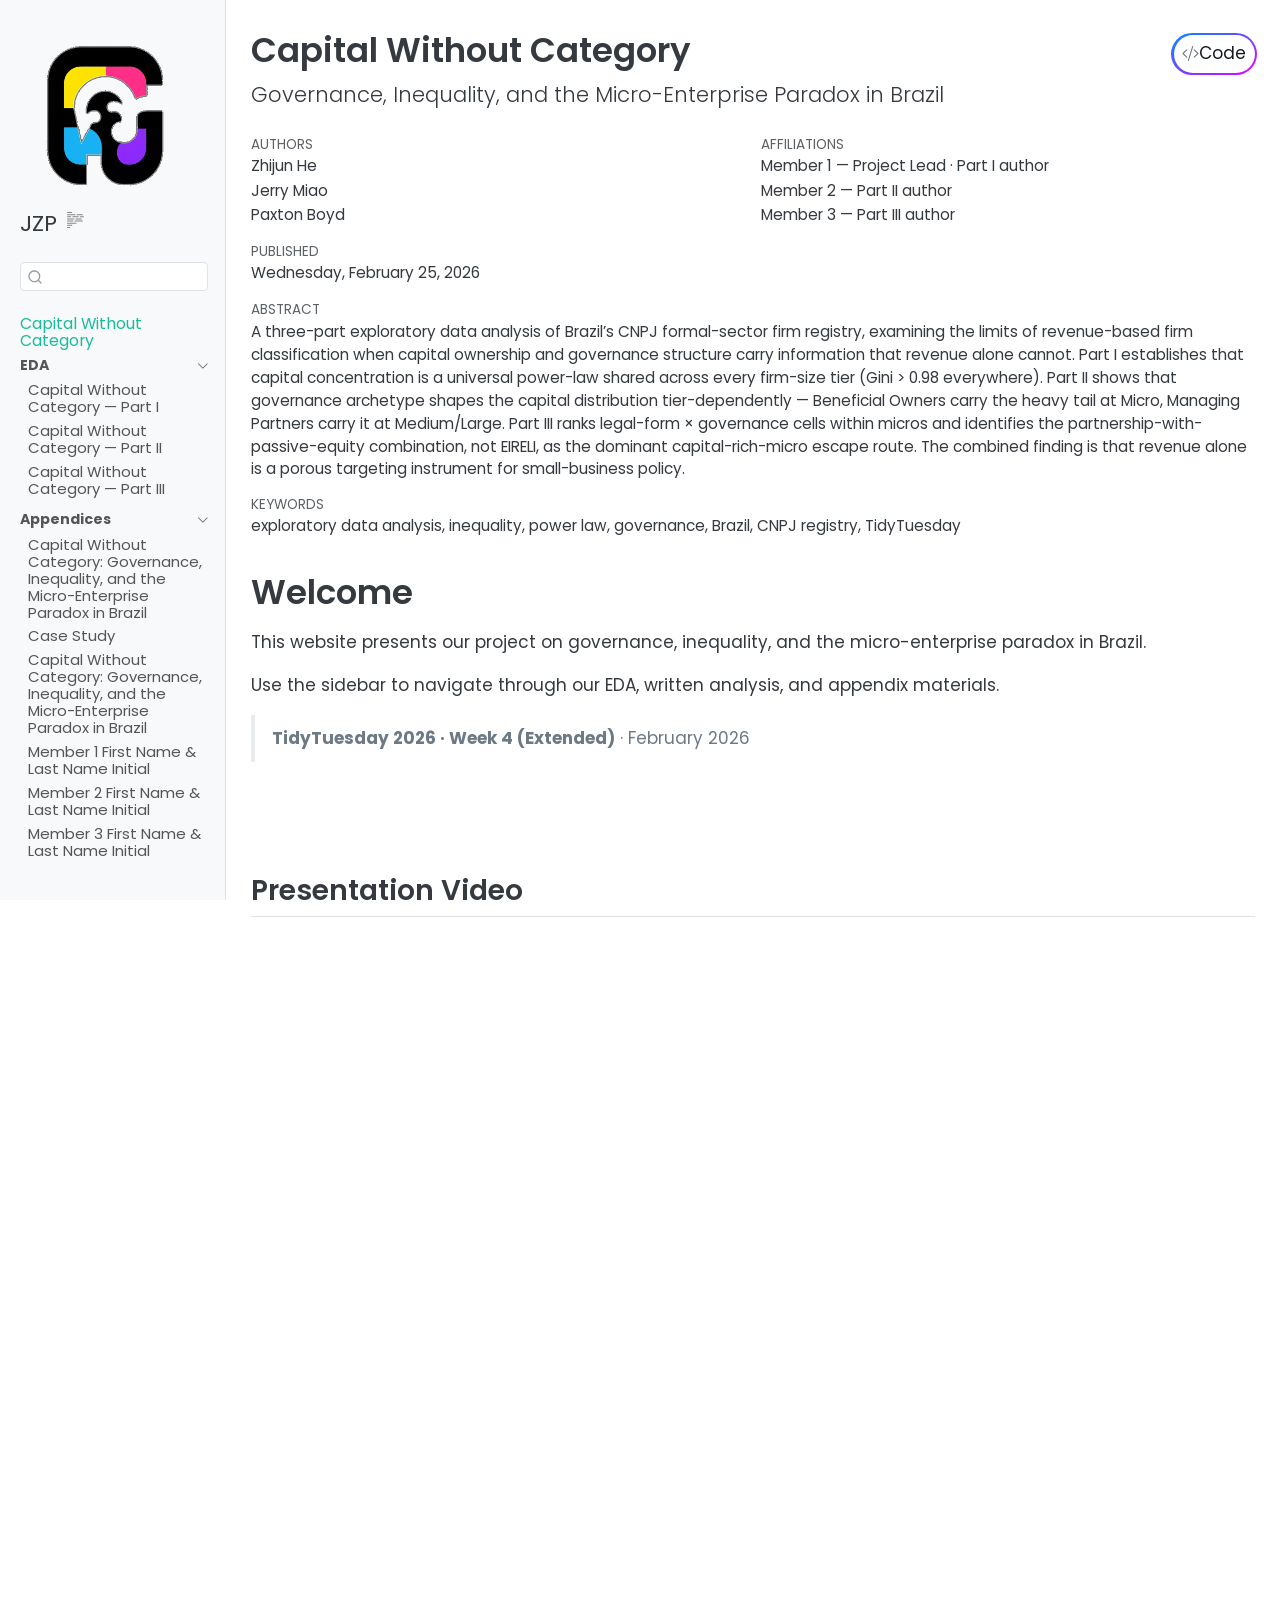
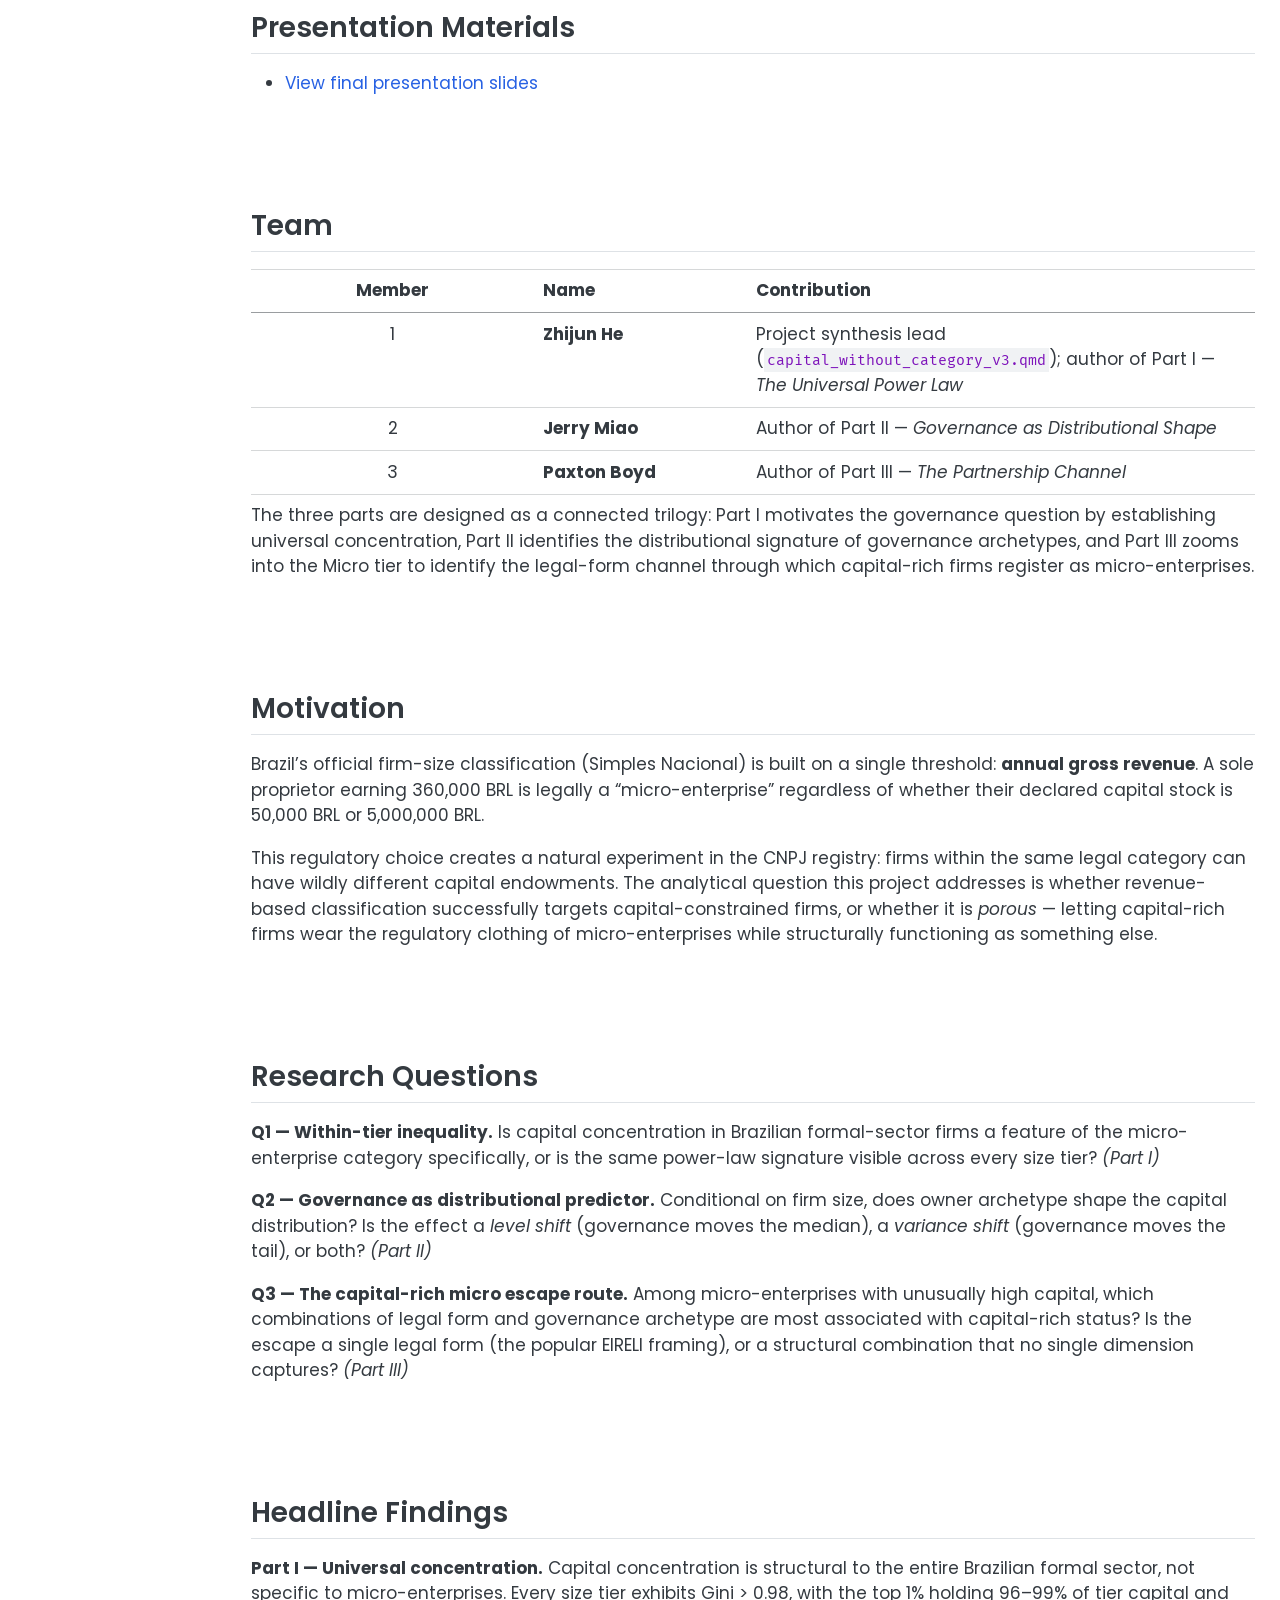
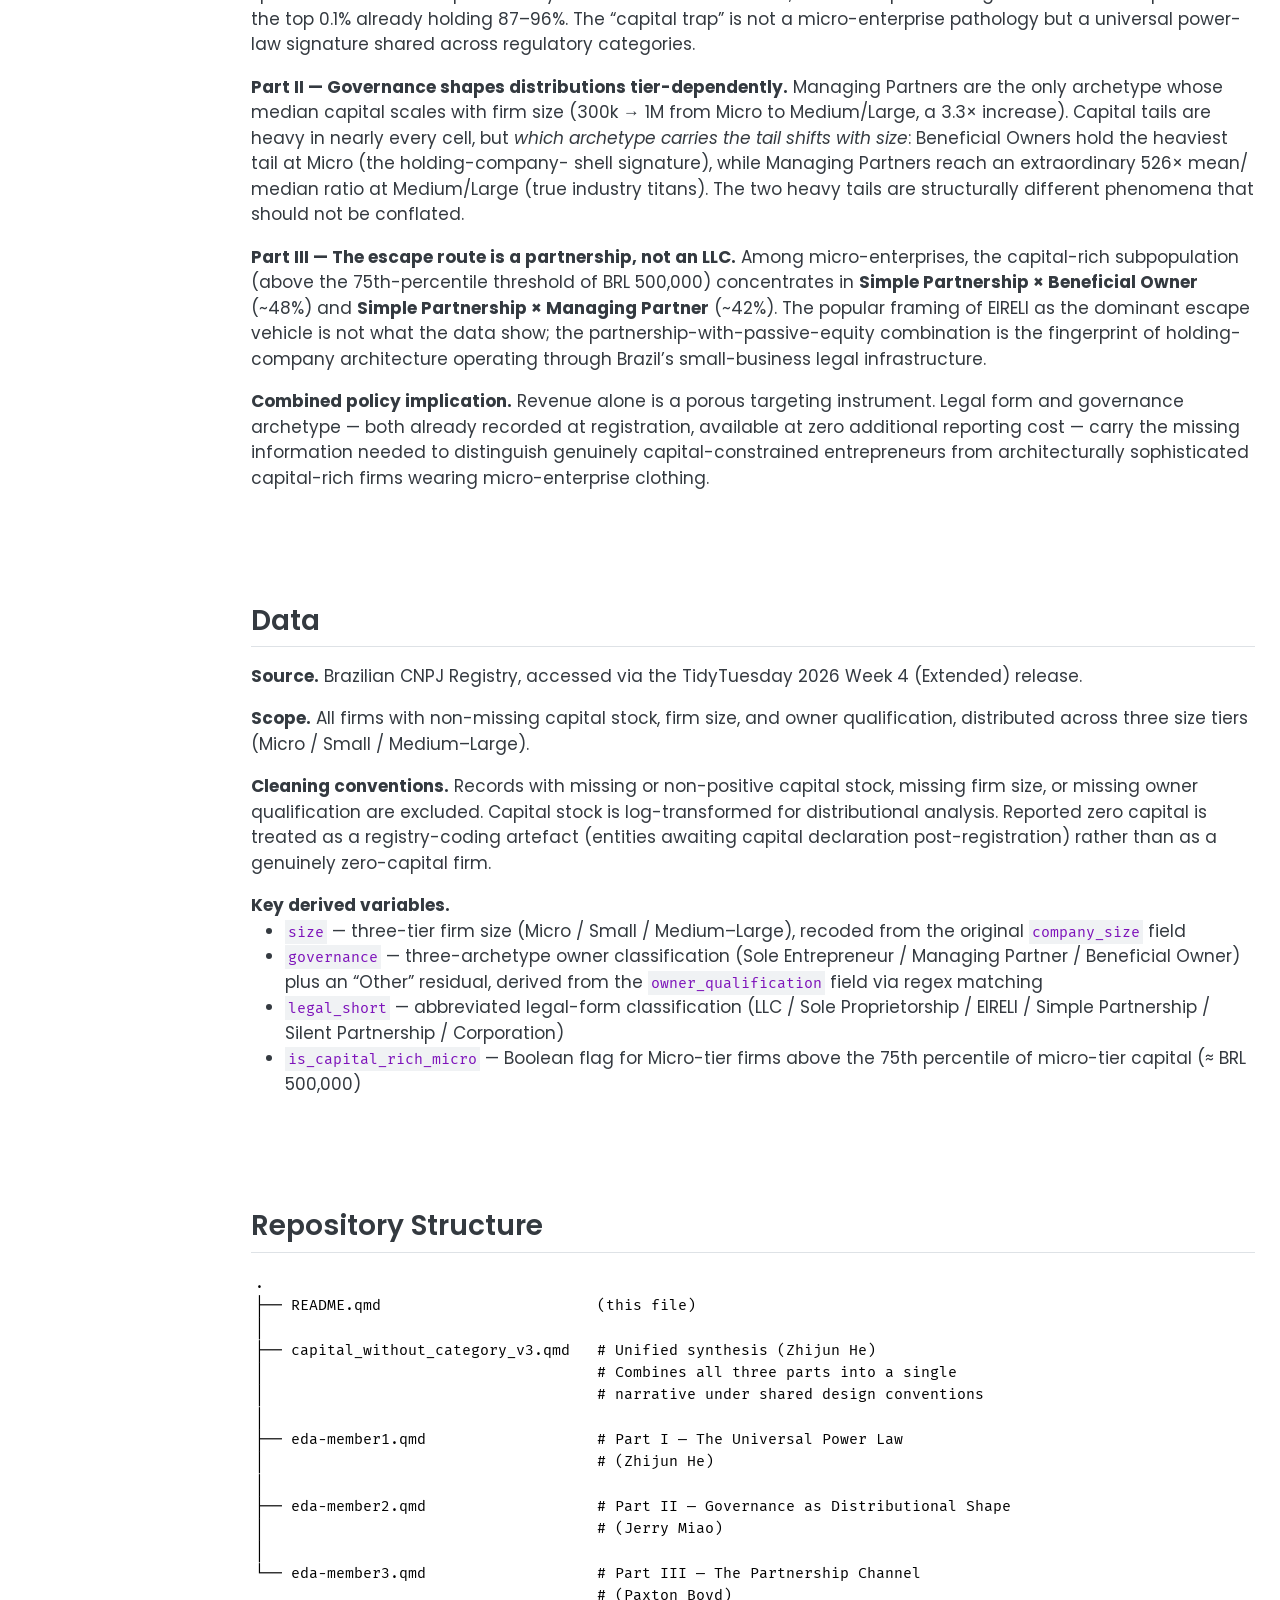
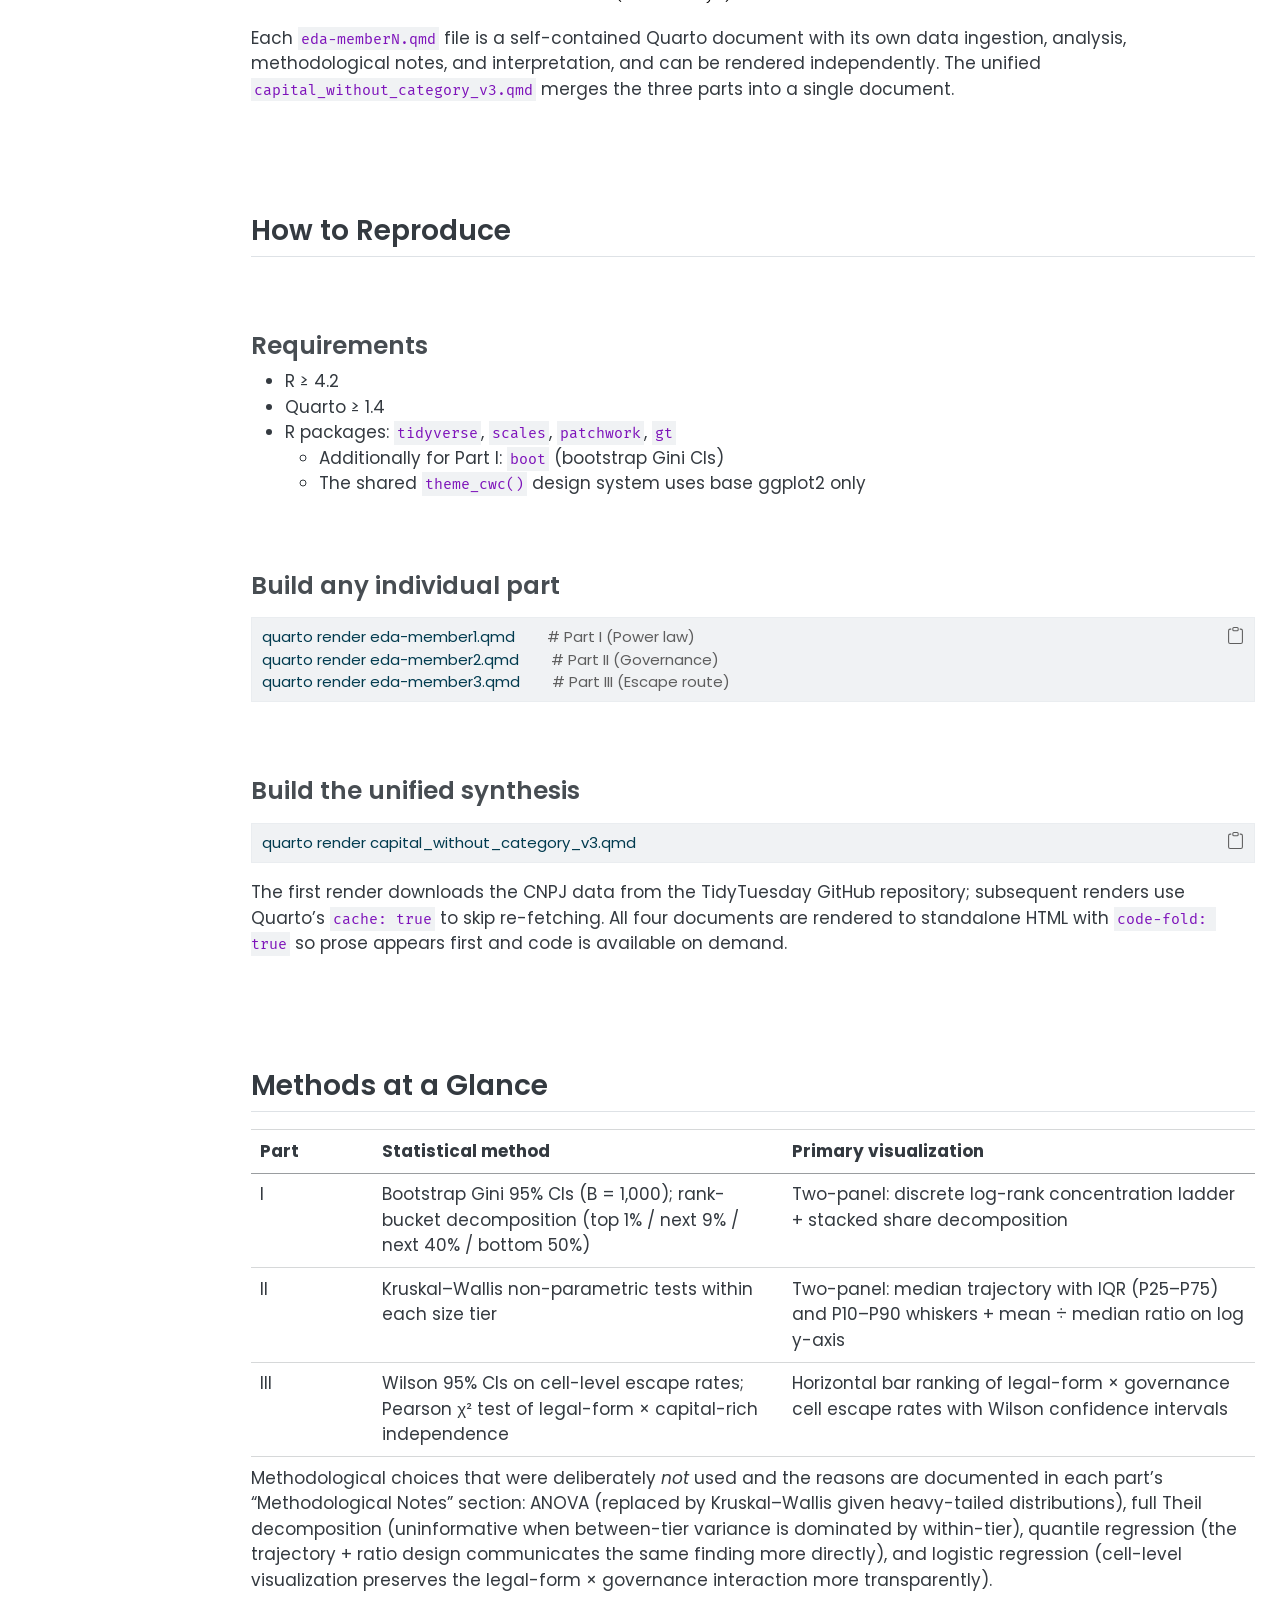
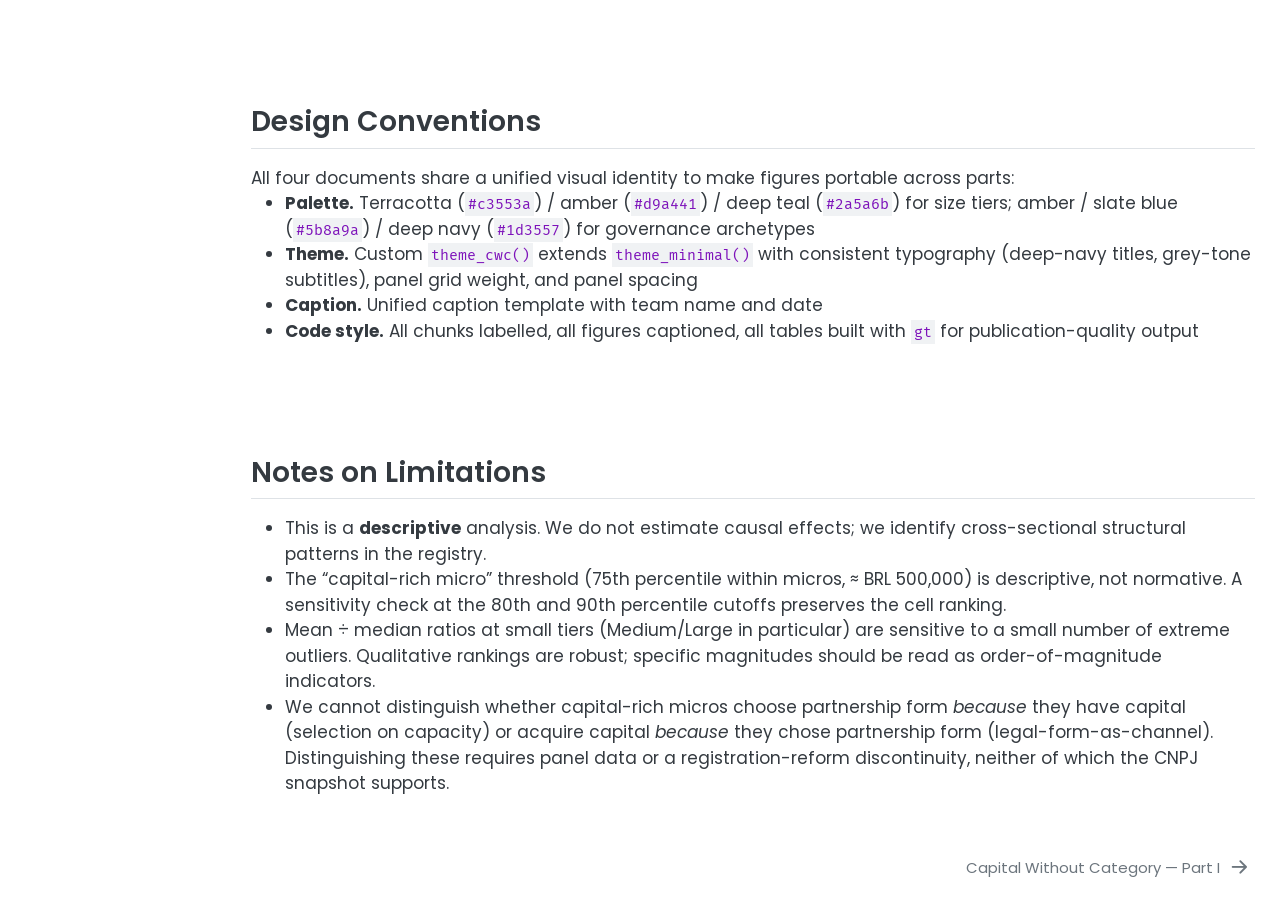
<file: index.html>
<!DOCTYPE html>
<html xmlns="http://www.w3.org/1999/xhtml" lang="en" xml:lang="en"><head>

<meta charset="utf-8">
<meta name="generator" content="quarto-1.8.25">

<meta name="viewport" content="width=device-width, initial-scale=1.0, user-scalable=yes">

<meta name="author" content="Zhijun He">
<meta name="author" content="Jerry Miao">
<meta name="author" content="Paxton Boyd">
<meta name="keywords" content="exploratory data analysis, inequality, power law, governance, Brazil, CNPJ registry, TidyTuesday">

<title>Capital Without Category</title>
<style>
code{white-space: pre-wrap;}
span.smallcaps{font-variant: small-caps;}
div.columns{display: flex; gap: min(4vw, 1.5em);}
div.column{flex: auto; overflow-x: auto;}
div.hanging-indent{margin-left: 1.5em; text-indent: -1.5em;}
ul.task-list{list-style: none;}
ul.task-list li input[type="checkbox"] {
  width: 0.8em;
  margin: 0 0.8em 0.2em -1em; /* quarto-specific, see https://github.com/quarto-dev/quarto-cli/issues/4556 */ 
  vertical-align: middle;
}
/* CSS for syntax highlighting */
html { -webkit-text-size-adjust: 100%; }
pre > code.sourceCode { white-space: pre; position: relative; }
pre > code.sourceCode > span { display: inline-block; line-height: 1.25; }
pre > code.sourceCode > span:empty { height: 1.2em; }
.sourceCode { overflow: visible; }
code.sourceCode > span { color: inherit; text-decoration: inherit; }
div.sourceCode { margin: 1em 0; }
pre.sourceCode { margin: 0; }
@media screen {
div.sourceCode { overflow: auto; }
}
@media print {
pre > code.sourceCode { white-space: pre-wrap; }
pre > code.sourceCode > span { text-indent: -5em; padding-left: 5em; }
}
pre.numberSource code
  { counter-reset: source-line 0; }
pre.numberSource code > span
  { position: relative; left: -4em; counter-increment: source-line; }
pre.numberSource code > span > a:first-child::before
  { content: counter(source-line);
    position: relative; left: -1em; text-align: right; vertical-align: baseline;
    border: none; display: inline-block;
    -webkit-touch-callout: none; -webkit-user-select: none;
    -khtml-user-select: none; -moz-user-select: none;
    -ms-user-select: none; user-select: none;
    padding: 0 4px; width: 4em;
  }
pre.numberSource { margin-left: 3em;  padding-left: 4px; }
div.sourceCode
  {   }
@media screen {
pre > code.sourceCode > span > a:first-child::before { text-decoration: underline; }
}
</style>


<script src="site_libs/quarto-nav/quarto-nav.js"></script>
<script src="site_libs/clipboard/clipboard.min.js"></script>
<script src="site_libs/quarto-search/autocomplete.umd.js"></script>
<script src="site_libs/quarto-search/fuse.min.js"></script>
<script src="site_libs/quarto-search/quarto-search.js"></script>
<meta name="quarto:offset" content="./">
<link href="./eda/eda-member1.html" rel="next">
<script src="site_libs/quarto-html/quarto.js" type="module"></script>
<script src="site_libs/quarto-html/tabsets/tabsets.js" type="module"></script>
<script src="site_libs/quarto-html/axe/axe-check.js" type="module"></script>
<script src="site_libs/quarto-html/popper.min.js"></script>
<script src="site_libs/quarto-html/tippy.umd.min.js"></script>
<script src="site_libs/quarto-html/anchor.min.js"></script>
<link href="site_libs/quarto-html/tippy.css" rel="stylesheet">
<link href="site_libs/quarto-html/quarto-syntax-highlighting-7b89279ff1a6dce999919e0e67d4d9ec.css" rel="stylesheet" id="quarto-text-highlighting-styles">
<script src="site_libs/bootstrap/bootstrap.min.js"></script>
<link href="site_libs/bootstrap/bootstrap-icons.css" rel="stylesheet">
<link href="site_libs/bootstrap/bootstrap-7202036dd3638cbfcbeb4151d116aa42.min.css" rel="stylesheet" append-hash="true" id="quarto-bootstrap" data-mode="light">
<script id="quarto-search-options" type="application/json">{
  "location": "sidebar",
  "copy-button": false,
  "collapse-after": 3,
  "panel-placement": "start",
  "type": "textbox",
  "limit": 50,
  "keyboard-shortcut": [
    "f",
    "/",
    "s"
  ],
  "show-item-context": false,
  "language": {
    "search-no-results-text": "No results",
    "search-matching-documents-text": "matching documents",
    "search-copy-link-title": "Copy link to search",
    "search-hide-matches-text": "Hide additional matches",
    "search-more-match-text": "more match in this document",
    "search-more-matches-text": "more matches in this document",
    "search-clear-button-title": "Clear",
    "search-text-placeholder": "",
    "search-detached-cancel-button-title": "Cancel",
    "search-submit-button-title": "Submit",
    "search-label": "Search"
  }
}</script>
<style>html{ scroll-behavior: smooth; }</style>


<link rel="stylesheet" href="style/custom.css">
</head>

<body class="nav-sidebar docked quarto-light">

<div id="quarto-search-results"></div>
  <header id="quarto-header" class="headroom fixed-top">
  <nav class="quarto-secondary-nav">
    <div class="container-fluid d-flex">
      <button type="button" class="quarto-btn-toggle btn" data-bs-toggle="collapse" role="button" data-bs-target=".quarto-sidebar-collapse-item" aria-controls="quarto-sidebar" aria-expanded="false" aria-label="Toggle sidebar navigation" onclick="if (window.quartoToggleHeadroom) { window.quartoToggleHeadroom(); }">
        <i class="bi bi-layout-text-sidebar-reverse"></i>
      </button>
        <nav class="quarto-page-breadcrumbs" aria-label="breadcrumb"><ol class="breadcrumb"><li class="breadcrumb-item"><a href="./index.html"><span class="chapter-title">Capital Without Category</span></a></li></ol></nav>
        <a class="flex-grow-1" role="navigation" data-bs-toggle="collapse" data-bs-target=".quarto-sidebar-collapse-item" aria-controls="quarto-sidebar" aria-expanded="false" aria-label="Toggle sidebar navigation" onclick="if (window.quartoToggleHeadroom) { window.quartoToggleHeadroom(); }">      
        </a>
      <button type="button" class="btn quarto-search-button" aria-label="Search" onclick="window.quartoOpenSearch();">
        <i class="bi bi-search"></i>
      </button>
    </div>
  </nav>
</header>
<!-- content -->
<div id="quarto-content" class="quarto-container page-columns page-rows-contents page-layout-full">
<!-- sidebar -->
  <nav id="quarto-sidebar" class="sidebar collapse collapse-horizontal quarto-sidebar-collapse-item sidebar-navigation docked overflow-auto">
    <div class="pt-lg-2 mt-2 text-left sidebar-header sidebar-header-stacked">
      <a href="./index.html" class="sidebar-logo-link">
      <img src="./assets/sidebar-logo.png" alt="" class="sidebar-logo light-content py-0 d-lg-inline d-none">
      <img src="./assets/sidebar-logo.png" alt="" class="sidebar-logo dark-content py-0 d-lg-inline d-none">
      </a>
    <div class="sidebar-title mb-0 py-0">
      <a href="./">JZP</a> 
        <div class="sidebar-tools-main">
  <a href="" class="quarto-reader-toggle quarto-navigation-tool px-1" onclick="window.quartoToggleReader(); return false;" title="Toggle reader mode">
  <div class="quarto-reader-toggle-btn">
  <i class="bi"></i>
  </div>
</a>
</div>
    </div>
      </div>
        <div class="mt-2 flex-shrink-0 align-items-center">
        <div class="sidebar-search">
        <div id="quarto-search" class="" title="Search"></div>
        </div>
        </div>
    <div class="sidebar-menu-container"> 
    <ul class="list-unstyled mt-1">
        <li class="sidebar-item">
  <div class="sidebar-item-container"> 
  <a href="./index.html" class="sidebar-item-text sidebar-link active"><span class="chapter-title">Capital Without Category</span></a>
  </div>
</li>
        <li class="sidebar-item sidebar-item-section">
      <div class="sidebar-item-container"> 
            <a class="sidebar-item-text sidebar-link text-start" data-bs-toggle="collapse" data-bs-target="#quarto-sidebar-section-1" role="navigation" aria-expanded="true">
 <span class="menu-text">EDA</span></a>
          <a class="sidebar-item-toggle text-start" data-bs-toggle="collapse" data-bs-target="#quarto-sidebar-section-1" role="navigation" aria-expanded="true" aria-label="Toggle section">
            <i class="bi bi-chevron-right ms-2"></i>
          </a> 
      </div>
      <ul id="quarto-sidebar-section-1" class="collapse list-unstyled sidebar-section depth1 show">  
          <li class="sidebar-item">
  <div class="sidebar-item-container"> 
  <a href="./eda/eda-member1.html" class="sidebar-item-text sidebar-link"><span class="chapter-title">Capital Without Category — Part I</span></a>
  </div>
</li>
          <li class="sidebar-item">
  <div class="sidebar-item-container"> 
  <a href="./eda/eda-member2.html" class="sidebar-item-text sidebar-link"><span class="chapter-title">Capital Without Category — Part II</span></a>
  </div>
</li>
          <li class="sidebar-item">
  <div class="sidebar-item-container"> 
  <a href="./eda/eda-member3.html" class="sidebar-item-text sidebar-link"><span class="chapter-title">Capital Without Category — Part III</span></a>
  </div>
</li>
      </ul>
  </li>
        <li class="sidebar-item sidebar-item-section">
      <div class="sidebar-item-container"> 
            <a class="sidebar-item-text sidebar-link text-start" data-bs-toggle="collapse" data-bs-target="#quarto-sidebar-section-2" role="navigation" aria-expanded="true">
 <span class="menu-text">Appendices</span></a>
          <a class="sidebar-item-toggle text-start" data-bs-toggle="collapse" data-bs-target="#quarto-sidebar-section-2" role="navigation" aria-expanded="true" aria-label="Toggle section">
            <i class="bi bi-chevron-right ms-2"></i>
          </a> 
      </div>
      <ul id="quarto-sidebar-section-2" class="collapse list-unstyled sidebar-section depth1 show">  
          <li class="sidebar-item">
  <div class="sidebar-item-container"> 
  <a href="./appx/proposal.html" class="sidebar-item-text sidebar-link"><span class="chapter-title">Capital Without Category: Governance, Inequality, and the Micro-Enterprise Paradox in Brazil</span></a>
  </div>
</li>
          <li class="sidebar-item">
  <div class="sidebar-item-container"> 
  <a href="./appx/case-study.html" class="sidebar-item-text sidebar-link"><span class="chapter-title">Case Study</span></a>
  </div>
</li>
          <li class="sidebar-item">
  <div class="sidebar-item-container"> 
  <a href="./appx/capital_without_category.html" class="sidebar-item-text sidebar-link"><span class="chapter-title">Capital Without Category: Governance, Inequality, and the Micro-Enterprise Paradox in Brazil</span></a>
  </div>
</li>
          <li class="sidebar-item">
  <div class="sidebar-item-container"> 
  <a href="./wa/wa-member1.html" class="sidebar-item-text sidebar-link"><span class="chapter-title">Member 1 First Name &amp; Last Name Initial</span></a>
  </div>
</li>
          <li class="sidebar-item">
  <div class="sidebar-item-container"> 
  <a href="./wa/wa-member2.html" class="sidebar-item-text sidebar-link"><span class="chapter-title">Member 2 First Name &amp; Last Name Initial</span></a>
  </div>
</li>
          <li class="sidebar-item">
  <div class="sidebar-item-container"> 
  <a href="./wa/wa-member3.html" class="sidebar-item-text sidebar-link"><span class="chapter-title">Member 3 First Name &amp; Last Name Initial</span></a>
  </div>
</li>
      </ul>
  </li>
    </ul>
    </div>
    <nav id="TOC" role="doc-toc" class="toc-active">
    <h2 id="toc-title">Table of contents</h2>
   
  <ul class="collapse">
  <li><a href="#welcome" id="toc-welcome" class="nav-link active" data-scroll-target="#welcome">Welcome</a>
  <ul class="collapse">
  <li><a href="#presentation-video" id="toc-presentation-video" class="nav-link" data-scroll-target="#presentation-video">Presentation Video</a></li>
  <li><a href="#presentation-materials" id="toc-presentation-materials" class="nav-link" data-scroll-target="#presentation-materials">Presentation Materials</a></li>
  <li><a href="#team" id="toc-team" class="nav-link" data-scroll-target="#team">Team</a></li>
  <li><a href="#motivation" id="toc-motivation" class="nav-link" data-scroll-target="#motivation">Motivation</a></li>
  <li><a href="#research-questions" id="toc-research-questions" class="nav-link" data-scroll-target="#research-questions">Research Questions</a></li>
  <li><a href="#headline-findings" id="toc-headline-findings" class="nav-link" data-scroll-target="#headline-findings">Headline Findings</a></li>
  <li><a href="#data" id="toc-data" class="nav-link" data-scroll-target="#data">Data</a></li>
  <li><a href="#repository-structure" id="toc-repository-structure" class="nav-link" data-scroll-target="#repository-structure">Repository Structure</a></li>
  <li><a href="#how-to-reproduce" id="toc-how-to-reproduce" class="nav-link" data-scroll-target="#how-to-reproduce">How to Reproduce</a></li>
  <li><a href="#methods-at-a-glance" id="toc-methods-at-a-glance" class="nav-link" data-scroll-target="#methods-at-a-glance">Methods at a Glance</a></li>
  <li><a href="#design-conventions" id="toc-design-conventions" class="nav-link" data-scroll-target="#design-conventions">Design Conventions</a></li>
  <li><a href="#notes-on-limitations" id="toc-notes-on-limitations" class="nav-link" data-scroll-target="#notes-on-limitations">Notes on Limitations</a></li>
  </ul></li>
  </ul>
</nav>
</nav>
<div id="quarto-sidebar-glass" class="quarto-sidebar-collapse-item" data-bs-toggle="collapse" data-bs-target=".quarto-sidebar-collapse-item"></div>
<!-- margin-sidebar -->
    <div id="quarto-margin-sidebar" class="sidebar margin-sidebar zindex-bottom">
    </div>
<!-- main -->
<main class="content column-page-right" id="quarto-document-content">

<header id="title-block-header" class="quarto-title-block default">
<div class="quarto-title">
<div class="quarto-title-block"><div><h1 class="title">Capital Without Category</h1><button type="button" class="btn code-tools-button" id="quarto-code-tools-source"><i class="bi"></i> Code</button></div></div>
<p class="subtitle lead">Governance, Inequality, and the Micro-Enterprise Paradox in Brazil</p>
</div>


<div class="quarto-title-meta-author column-page-right">
  <div class="quarto-title-meta-heading">Authors</div>
  <div class="quarto-title-meta-heading">Affiliations</div>
  
    <div class="quarto-title-meta-contents">
    <p class="author">Zhijun He </p>
  </div>
  <div class="quarto-title-meta-contents">
        <p class="affiliation">
            Member 1 — Project Lead · Part I author
          </p>
      </div>
    <div class="quarto-title-meta-contents">
    <p class="author">Jerry Miao </p>
  </div>
  <div class="quarto-title-meta-contents">
        <p class="affiliation">
            Member 2 — Part II author
          </p>
      </div>
    <div class="quarto-title-meta-contents">
    <p class="author">Paxton Boyd </p>
  </div>
  <div class="quarto-title-meta-contents">
        <p class="affiliation">
            Member 3 — Part III author
          </p>
      </div>
  </div>

<div class="quarto-title-meta column-page-right">

      
    <div>
    <div class="quarto-title-meta-heading">Published</div>
    <div class="quarto-title-meta-contents">
      <p class="date">Wednesday, February 25, 2026</p>
    </div>
  </div>
  
    
  </div>
  
<div>
  <div class="abstract">
    <div class="block-title">Abstract</div>
    <p>A three-part exploratory data analysis of Brazil’s CNPJ formal-sector firm registry, examining the limits of revenue-based firm classification when capital ownership and governance structure carry information that revenue alone cannot. Part I establishes that capital concentration is a universal power-law shared across every firm-size tier (Gini &gt; 0.98 everywhere). Part II shows that governance archetype shapes the capital distribution tier-dependently — Beneficial Owners carry the heavy tail at Micro, Managing Partners carry it at Medium/Large. Part III ranks legal-form × governance cells within micros and identifies the partnership-with-passive-equity combination, not EIRELI, as the dominant capital-rich-micro escape route. The combined finding is that revenue alone is a porous targeting instrument for small-business policy.</p>
  </div>
</div>

<div>
  <div class="keywords">
    <div class="block-title">Keywords</div>
    <p>exploratory data analysis, inequality, power law, governance, Brazil, CNPJ registry, TidyTuesday</p>
  </div>
</div>

</header>


<section id="welcome" class="level1">
<h1>Welcome</h1>
<p>This website presents our project on governance, inequality, and the micro-enterprise paradox in Brazil.</p>
<p>Use the sidebar to navigate through our EDA, written analysis, and appendix materials.</p>
<blockquote class="blockquote">
<p><strong>TidyTuesday 2026 · Week 4 (Extended)</strong> · February 2026</p>
</blockquote>
<section id="presentation-video" class="level2">
<h2 class="anchored" data-anchor-id="presentation-video">Presentation Video</h2>
<div class="quarto-video ratio ratio-16x9"><iframe data-external="1" src="https://www.youtube.com/embed/ztqXGVTrCgs" title="" frameborder="0" allow="accelerometer; autoplay; clipboard-write; encrypted-media; gyroscope; picture-in-picture" allowfullscreen=""></iframe></div>
</section>
<section id="presentation-materials" class="level2">
<h2 class="anchored" data-anchor-id="presentation-materials">Presentation Materials</h2>
<ul>
<li><a href="assets/slides/capital-without-category-final-slides.pdf">View final presentation slides</a></li>
</ul>
</section>
<section id="team" class="level2">
<h2 class="anchored" data-anchor-id="team">Team</h2>
<table class="caption-top table">
<colgroup>
<col style="width: 28%">
<col style="width: 21%">
<col style="width: 50%">
</colgroup>
<thead>
<tr class="header">
<th style="text-align: center;">Member</th>
<th style="text-align: left;">Name</th>
<th style="text-align: left;">Contribution</th>
</tr>
</thead>
<tbody>
<tr class="odd">
<td style="text-align: center;">1</td>
<td style="text-align: left;"><strong>Zhijun He</strong></td>
<td style="text-align: left;">Project synthesis lead (<code>capital_without_category_v3.qmd</code>); author of Part I — <em>The Universal Power Law</em></td>
</tr>
<tr class="even">
<td style="text-align: center;">2</td>
<td style="text-align: left;"><strong>Jerry Miao</strong></td>
<td style="text-align: left;">Author of Part II — <em>Governance as Distributional Shape</em></td>
</tr>
<tr class="odd">
<td style="text-align: center;">3</td>
<td style="text-align: left;"><strong>Paxton Boyd</strong></td>
<td style="text-align: left;">Author of Part III — <em>The Partnership Channel</em></td>
</tr>
</tbody>
</table>
<p>The three parts are designed as a connected trilogy: Part I motivates the governance question by establishing universal concentration, Part II identifies the distributional signature of governance archetypes, and Part III zooms into the Micro tier to identify the legal-form channel through which capital-rich firms register as micro-enterprises.</p>
</section>
<section id="motivation" class="level2">
<h2 class="anchored" data-anchor-id="motivation">Motivation</h2>
<p>Brazil’s official firm-size classification (Simples Nacional) is built on a single threshold: <strong>annual gross revenue</strong>. A sole proprietor earning 360,000 BRL is legally a “micro-enterprise” regardless of whether their declared capital stock is 50,000 BRL or 5,000,000 BRL.</p>
<p>This regulatory choice creates a natural experiment in the CNPJ registry: firms within the same legal category can have wildly different capital endowments. The analytical question this project addresses is whether revenue-based classification successfully targets capital-constrained firms, or whether it is <em>porous</em> — letting capital-rich firms wear the regulatory clothing of micro-enterprises while structurally functioning as something else.</p>
</section>
<section id="research-questions" class="level2">
<h2 class="anchored" data-anchor-id="research-questions">Research Questions</h2>
<p><strong>Q1 — Within-tier inequality.</strong> Is capital concentration in Brazilian formal-sector firms a feature of the micro-enterprise category specifically, or is the same power-law signature visible across every size tier? <em>(Part I)</em></p>
<p><strong>Q2 — Governance as distributional predictor.</strong> Conditional on firm size, does owner archetype shape the capital distribution? Is the effect a <em>level shift</em> (governance moves the median), a <em>variance shift</em> (governance moves the tail), or both? <em>(Part II)</em></p>
<p><strong>Q3 — The capital-rich micro escape route.</strong> Among micro-enterprises with unusually high capital, which combinations of legal form and governance archetype are most associated with capital-rich status? Is the escape a single legal form (the popular EIRELI framing), or a structural combination that no single dimension captures? <em>(Part III)</em></p>
</section>
<section id="headline-findings" class="level2">
<h2 class="anchored" data-anchor-id="headline-findings">Headline Findings</h2>
<p><strong>Part I — Universal concentration.</strong> Capital concentration is structural to the entire Brazilian formal sector, not specific to micro-enterprises. Every size tier exhibits Gini &gt; 0.98, with the top 1% holding 96–99% of tier capital and the top 0.1% already holding 87–96%. The “capital trap” is not a micro-enterprise pathology but a universal power-law signature shared across regulatory categories.</p>
<p><strong>Part II — Governance shapes distributions tier-dependently.</strong> Managing Partners are the only archetype whose median capital scales with firm size (300k → 1M from Micro to Medium/Large, a 3.3× increase). Capital tails are heavy in nearly every cell, but <em>which archetype carries the tail shifts with size</em>: Beneficial Owners hold the heaviest tail at Micro (the holding-company- shell signature), while Managing Partners reach an extraordinary 526× mean/ median ratio at Medium/Large (true industry titans). The two heavy tails are structurally different phenomena that should not be conflated.</p>
<p><strong>Part III — The escape route is a partnership, not an LLC.</strong> Among micro-enterprises, the capital-rich subpopulation (above the 75th-percentile threshold of BRL 500,000) concentrates in <strong>Simple Partnership × Beneficial Owner</strong> (~48%) and <strong>Simple Partnership × Managing Partner</strong> (~42%). The popular framing of EIRELI as the dominant escape vehicle is not what the data show; the partnership-with-passive-equity combination is the fingerprint of holding-company architecture operating through Brazil’s small-business legal infrastructure.</p>
<p><strong>Combined policy implication.</strong> Revenue alone is a porous targeting instrument. Legal form and governance archetype — both already recorded at registration, available at zero additional reporting cost — carry the missing information needed to distinguish genuinely capital-constrained entrepreneurs from architecturally sophisticated capital-rich firms wearing micro-enterprise clothing.</p>
</section>
<section id="data" class="level2">
<h2 class="anchored" data-anchor-id="data">Data</h2>
<p><strong>Source.</strong> Brazilian CNPJ Registry, accessed via the TidyTuesday 2026 Week 4 (Extended) release.</p>
<p><strong>Scope.</strong> All firms with non-missing capital stock, firm size, and owner qualification, distributed across three size tiers (Micro / Small / Medium–Large).</p>
<p><strong>Cleaning conventions.</strong> Records with missing or non-positive capital stock, missing firm size, or missing owner qualification are excluded. Capital stock is log-transformed for distributional analysis. Reported zero capital is treated as a registry-coding artefact (entities awaiting capital declaration post-registration) rather than as a genuinely zero-capital firm.</p>
<p><strong>Key derived variables.</strong></p>
<ul>
<li><code>size</code> — three-tier firm size (Micro / Small / Medium–Large), recoded from the original <code>company_size</code> field</li>
<li><code>governance</code> — three-archetype owner classification (Sole Entrepreneur / Managing Partner / Beneficial Owner) plus an “Other” residual, derived from the <code>owner_qualification</code> field via regex matching</li>
<li><code>legal_short</code> — abbreviated legal-form classification (LLC / Sole Proprietorship / EIRELI / Simple Partnership / Silent Partnership / Corporation)</li>
<li><code>is_capital_rich_micro</code> — Boolean flag for Micro-tier firms above the 75th percentile of micro-tier capital (≈ BRL 500,000)</li>
</ul>
</section>
<section id="repository-structure" class="level2">
<h2 class="anchored" data-anchor-id="repository-structure">Repository Structure</h2>
<pre><code>.
├── README.qmd                        (this file)
│
├── capital_without_category_v3.qmd   # Unified synthesis (Zhijun He)
│                                     # Combines all three parts into a single
│                                     # narrative under shared design conventions
│
├── eda-member1.qmd                   # Part I — The Universal Power Law
│                                     # (Zhijun He)
│
├── eda-member2.qmd                   # Part II — Governance as Distributional Shape
│                                     # (Jerry Miao)
│
└── eda-member3.qmd                   # Part III — The Partnership Channel
                                      # (Paxton Boyd)</code></pre>
<p>Each <code>eda-memberN.qmd</code> file is a self-contained Quarto document with its own data ingestion, analysis, methodological notes, and interpretation, and can be rendered independently. The unified <code>capital_without_category_v3.qmd</code> merges the three parts into a single document.</p>
</section>
<section id="how-to-reproduce" class="level2">
<h2 class="anchored" data-anchor-id="how-to-reproduce">How to Reproduce</h2>
<section id="requirements" class="level3">
<h3 class="anchored" data-anchor-id="requirements">Requirements</h3>
<ul>
<li>R ≥ 4.2</li>
<li>Quarto ≥ 1.4</li>
<li>R packages: <code>tidyverse</code>, <code>scales</code>, <code>patchwork</code>, <code>gt</code>
<ul>
<li>Additionally for Part I: <code>boot</code> (bootstrap Gini CIs)</li>
<li>The shared <code>theme_cwc()</code> design system uses base ggplot2 only</li>
</ul></li>
</ul>
</section>
<section id="build-any-individual-part" class="level3">
<h3 class="anchored" data-anchor-id="build-any-individual-part">Build any individual part</h3>
<div class="code-copy-outer-scaffold"><div class="sourceCode" id="cb2"><pre class="sourceCode bash code-with-copy"><code class="sourceCode bash"><span id="cb2-1"><a href="#cb2-1" aria-hidden="true" tabindex="-1"></a><span class="ex">quarto</span> render eda-member1.qmd        <span class="co"># Part I (Power law)</span></span>
<span id="cb2-2"><a href="#cb2-2" aria-hidden="true" tabindex="-1"></a><span class="ex">quarto</span> render eda-member2.qmd        <span class="co"># Part II (Governance)</span></span>
<span id="cb2-3"><a href="#cb2-3" aria-hidden="true" tabindex="-1"></a><span class="ex">quarto</span> render eda-member3.qmd        <span class="co"># Part III (Escape route)</span></span></code></pre></div><button title="Copy to Clipboard" class="code-copy-button"><i class="bi"></i></button></div>
</section>
<section id="build-the-unified-synthesis" class="level3">
<h3 class="anchored" data-anchor-id="build-the-unified-synthesis">Build the unified synthesis</h3>
<div class="code-copy-outer-scaffold"><div class="sourceCode" id="cb3"><pre class="sourceCode bash code-with-copy"><code class="sourceCode bash"><span id="cb3-1"><a href="#cb3-1" aria-hidden="true" tabindex="-1"></a><span class="ex">quarto</span> render capital_without_category_v3.qmd</span></code></pre></div><button title="Copy to Clipboard" class="code-copy-button"><i class="bi"></i></button></div>
<p>The first render downloads the CNPJ data from the TidyTuesday GitHub repository; subsequent renders use Quarto’s <code>cache: true</code> to skip re-fetching. All four documents are rendered to standalone HTML with <code>code-fold: true</code> so prose appears first and code is available on demand.</p>
</section>
</section>
<section id="methods-at-a-glance" class="level2">
<h2 class="anchored" data-anchor-id="methods-at-a-glance">Methods at a Glance</h2>
<table class="caption-top table">
<colgroup>
<col style="width: 12%">
<col style="width: 40%">
<col style="width: 46%">
</colgroup>
<thead>
<tr class="header">
<th>Part</th>
<th>Statistical method</th>
<th>Primary visualization</th>
</tr>
</thead>
<tbody>
<tr class="odd">
<td>I</td>
<td>Bootstrap Gini 95% CIs (B = 1,000); rank-bucket decomposition (top 1% / next 9% / next 40% / bottom 50%)</td>
<td>Two-panel: discrete log-rank concentration ladder + stacked share decomposition</td>
</tr>
<tr class="even">
<td>II</td>
<td>Kruskal–Wallis non-parametric tests within each size tier</td>
<td>Two-panel: median trajectory with IQR (P25–P75) and P10–P90 whiskers + mean ÷ median ratio on log y-axis</td>
</tr>
<tr class="odd">
<td>III</td>
<td>Wilson 95% CIs on cell-level escape rates; Pearson χ² test of legal-form × capital-rich independence</td>
<td>Horizontal bar ranking of legal-form × governance cell escape rates with Wilson confidence intervals</td>
</tr>
</tbody>
</table>
<p>Methodological choices that were deliberately <em>not</em> used and the reasons are documented in each part’s “Methodological Notes” section: ANOVA (replaced by Kruskal–Wallis given heavy-tailed distributions), full Theil decomposition (uninformative when between-tier variance is dominated by within-tier), quantile regression (the trajectory + ratio design communicates the same finding more directly), and logistic regression (cell-level visualization preserves the legal-form × governance interaction more transparently).</p>
</section>
<section id="design-conventions" class="level2">
<h2 class="anchored" data-anchor-id="design-conventions">Design Conventions</h2>
<p>All four documents share a unified visual identity to make figures portable across parts:</p>
<ul>
<li><strong>Palette.</strong> Terracotta (<code>#c3553a</code>) / amber (<code>#d9a441</code>) / deep teal (<code>#2a5a6b</code>) for size tiers; amber / slate blue (<code>#5b8a9a</code>) / deep navy (<code>#1d3557</code>) for governance archetypes</li>
<li><strong>Theme.</strong> Custom <code>theme_cwc()</code> extends <code>theme_minimal()</code> with consistent typography (deep-navy titles, grey-tone subtitles), panel grid weight, and panel spacing</li>
<li><strong>Caption.</strong> Unified caption template with team name and date</li>
<li><strong>Code style.</strong> All chunks labelled, all figures captioned, all tables built with <code>gt</code> for publication-quality output</li>
</ul>
</section>
<section id="notes-on-limitations" class="level2">
<h2 class="anchored" data-anchor-id="notes-on-limitations">Notes on Limitations</h2>
<ul>
<li>This is a <strong>descriptive</strong> analysis. We do not estimate causal effects; we identify cross-sectional structural patterns in the registry.</li>
<li>The “capital-rich micro” threshold (75th percentile within micros, ≈ BRL 500,000) is descriptive, not normative. A sensitivity check at the 80th and 90th percentile cutoffs preserves the cell ranking.</li>
<li>Mean ÷ median ratios at small tiers (Medium/Large in particular) are sensitive to a small number of extreme outliers. Qualitative rankings are robust; specific magnitudes should be read as order-of-magnitude indicators.</li>
<li>We cannot distinguish whether capital-rich micros choose partnership form <em>because</em> they have capital (selection on capacity) or acquire capital <em>because</em> they chose partnership form (legal-form-as-channel). Distinguishing these requires panel data or a registration-reform discontinuity, neither of which the CNPJ snapshot supports.</li>
</ul>


<!-- -->

</section>
</section>

</main> <!-- /main -->
<script id="quarto-html-after-body" type="application/javascript">
  window.document.addEventListener("DOMContentLoaded", function (event) {
    const icon = "";
    const anchorJS = new window.AnchorJS();
    anchorJS.options = {
      placement: 'right',
      icon: icon
    };
    anchorJS.add('.anchored');
    const isCodeAnnotation = (el) => {
      for (const clz of el.classList) {
        if (clz.startsWith('code-annotation-')) {                     
          return true;
        }
      }
      return false;
    }
    const onCopySuccess = function(e) {
      // button target
      const button = e.trigger;
      // don't keep focus
      button.blur();
      // flash "checked"
      button.classList.add('code-copy-button-checked');
      var currentTitle = button.getAttribute("title");
      button.setAttribute("title", "Copied!");
      let tooltip;
      if (window.bootstrap) {
        button.setAttribute("data-bs-toggle", "tooltip");
        button.setAttribute("data-bs-placement", "left");
        button.setAttribute("data-bs-title", "Copied!");
        tooltip = new bootstrap.Tooltip(button, 
          { trigger: "manual", 
            customClass: "code-copy-button-tooltip",
            offset: [0, -8]});
        tooltip.show();    
      }
      setTimeout(function() {
        if (tooltip) {
          tooltip.hide();
          button.removeAttribute("data-bs-title");
          button.removeAttribute("data-bs-toggle");
          button.removeAttribute("data-bs-placement");
        }
        button.setAttribute("title", currentTitle);
        button.classList.remove('code-copy-button-checked');
      }, 1000);
      // clear code selection
      e.clearSelection();
    }
    const getTextToCopy = function(trigger) {
      const outerScaffold = trigger.parentElement.cloneNode(true);
      const codeEl = outerScaffold.querySelector('code');
      for (const childEl of codeEl.children) {
        if (isCodeAnnotation(childEl)) {
          childEl.remove();
        }
      }
      return codeEl.innerText;
    }
    const clipboard = new window.ClipboardJS('.code-copy-button:not([data-in-quarto-modal])', {
      text: getTextToCopy
    });
    clipboard.on('success', onCopySuccess);
    if (window.document.getElementById('quarto-embedded-source-code-modal')) {
      const clipboardModal = new window.ClipboardJS('.code-copy-button[data-in-quarto-modal]', {
        text: getTextToCopy,
        container: window.document.getElementById('quarto-embedded-source-code-modal')
      });
      clipboardModal.on('success', onCopySuccess);
    }
    const viewSource = window.document.getElementById('quarto-view-source') ||
                       window.document.getElementById('quarto-code-tools-source');
    if (viewSource) {
      const sourceUrl = viewSource.getAttribute("data-quarto-source-url");
      viewSource.addEventListener("click", function(e) {
        if (sourceUrl) {
          // rstudio viewer pane
          if (/\bcapabilities=\b/.test(window.location)) {
            window.open(sourceUrl);
          } else {
            window.location.href = sourceUrl;
          }
        } else {
          const modal = new bootstrap.Modal(document.getElementById('quarto-embedded-source-code-modal'));
          modal.show();
        }
        return false;
      });
    }
    function toggleCodeHandler(show) {
      return function(e) {
        const detailsSrc = window.document.querySelectorAll(".cell > details > .sourceCode");
        for (let i=0; i<detailsSrc.length; i++) {
          const details = detailsSrc[i].parentElement;
          if (show) {
            details.open = true;
          } else {
            details.removeAttribute("open");
          }
        }
        const cellCodeDivs = window.document.querySelectorAll(".cell > .sourceCode");
        const fromCls = show ? "hidden" : "unhidden";
        const toCls = show ? "unhidden" : "hidden";
        for (let i=0; i<cellCodeDivs.length; i++) {
          const codeDiv = cellCodeDivs[i];
          if (codeDiv.classList.contains(fromCls)) {
            codeDiv.classList.remove(fromCls);
            codeDiv.classList.add(toCls);
          } 
        }
        return false;
      }
    }
    const hideAllCode = window.document.getElementById("quarto-hide-all-code");
    if (hideAllCode) {
      hideAllCode.addEventListener("click", toggleCodeHandler(false));
    }
    const showAllCode = window.document.getElementById("quarto-show-all-code");
    if (showAllCode) {
      showAllCode.addEventListener("click", toggleCodeHandler(true));
    }
      var localhostRegex = new RegExp(/^(?:http|https):\/\/localhost\:?[0-9]*\//);
      var mailtoRegex = new RegExp(/^mailto:/);
        var filterRegex = new RegExp('/' + window.location.host + '/');
      var isInternal = (href) => {
          return filterRegex.test(href) || localhostRegex.test(href) || mailtoRegex.test(href);
      }
      // Inspect non-navigation links and adorn them if external
     var links = window.document.querySelectorAll('a[href]:not(.nav-link):not(.navbar-brand):not(.toc-action):not(.sidebar-link):not(.sidebar-item-toggle):not(.pagination-link):not(.no-external):not([aria-hidden]):not(.dropdown-item):not(.quarto-navigation-tool):not(.about-link)');
      for (var i=0; i<links.length; i++) {
        const link = links[i];
        if (!isInternal(link.href)) {
          // undo the damage that might have been done by quarto-nav.js in the case of
          // links that we want to consider external
          if (link.dataset.originalHref !== undefined) {
            link.href = link.dataset.originalHref;
          }
        }
      }
    function tippyHover(el, contentFn, onTriggerFn, onUntriggerFn) {
      const config = {
        allowHTML: true,
        maxWidth: 500,
        delay: 100,
        arrow: false,
        appendTo: function(el) {
            return el.parentElement;
        },
        interactive: true,
        interactiveBorder: 10,
        theme: 'quarto',
        placement: 'bottom-start',
      };
      if (contentFn) {
        config.content = contentFn;
      }
      if (onTriggerFn) {
        config.onTrigger = onTriggerFn;
      }
      if (onUntriggerFn) {
        config.onUntrigger = onUntriggerFn;
      }
      window.tippy(el, config); 
    }
    const noterefs = window.document.querySelectorAll('a[role="doc-noteref"]');
    for (var i=0; i<noterefs.length; i++) {
      const ref = noterefs[i];
      tippyHover(ref, function() {
        // use id or data attribute instead here
        let href = ref.getAttribute('data-footnote-href') || ref.getAttribute('href');
        try { href = new URL(href).hash; } catch {}
        const id = href.replace(/^#\/?/, "");
        const note = window.document.getElementById(id);
        if (note) {
          return note.innerHTML;
        } else {
          return "";
        }
      });
    }
    const xrefs = window.document.querySelectorAll('a.quarto-xref');
    const processXRef = (id, note) => {
      // Strip column container classes
      const stripColumnClz = (el) => {
        el.classList.remove("page-full", "page-columns");
        if (el.children) {
          for (const child of el.children) {
            stripColumnClz(child);
          }
        }
      }
      stripColumnClz(note)
      if (id === null || id.startsWith('sec-')) {
        // Special case sections, only their first couple elements
        const container = document.createElement("div");
        if (note.children && note.children.length > 2) {
          container.appendChild(note.children[0].cloneNode(true));
          for (let i = 1; i < note.children.length; i++) {
            const child = note.children[i];
            if (child.tagName === "P" && child.innerText === "") {
              continue;
            } else {
              container.appendChild(child.cloneNode(true));
              break;
            }
          }
          if (window.Quarto?.typesetMath) {
            window.Quarto.typesetMath(container);
          }
          return container.innerHTML
        } else {
          if (window.Quarto?.typesetMath) {
            window.Quarto.typesetMath(note);
          }
          return note.innerHTML;
        }
      } else {
        // Remove any anchor links if they are present
        const anchorLink = note.querySelector('a.anchorjs-link');
        if (anchorLink) {
          anchorLink.remove();
        }
        if (window.Quarto?.typesetMath) {
          window.Quarto.typesetMath(note);
        }
        if (note.classList.contains("callout")) {
          return note.outerHTML;
        } else {
          return note.innerHTML;
        }
      }
    }
    for (var i=0; i<xrefs.length; i++) {
      const xref = xrefs[i];
      tippyHover(xref, undefined, function(instance) {
        instance.disable();
        let url = xref.getAttribute('href');
        let hash = undefined; 
        if (url.startsWith('#')) {
          hash = url;
        } else {
          try { hash = new URL(url).hash; } catch {}
        }
        if (hash) {
          const id = hash.replace(/^#\/?/, "");
          const note = window.document.getElementById(id);
          if (note !== null) {
            try {
              const html = processXRef(id, note.cloneNode(true));
              instance.setContent(html);
            } finally {
              instance.enable();
              instance.show();
            }
          } else {
            // See if we can fetch this
            fetch(url.split('#')[0])
            .then(res => res.text())
            .then(html => {
              const parser = new DOMParser();
              const htmlDoc = parser.parseFromString(html, "text/html");
              const note = htmlDoc.getElementById(id);
              if (note !== null) {
                const html = processXRef(id, note);
                instance.setContent(html);
              } 
            }).finally(() => {
              instance.enable();
              instance.show();
            });
          }
        } else {
          // See if we can fetch a full url (with no hash to target)
          // This is a special case and we should probably do some content thinning / targeting
          fetch(url)
          .then(res => res.text())
          .then(html => {
            const parser = new DOMParser();
            const htmlDoc = parser.parseFromString(html, "text/html");
            const note = htmlDoc.querySelector('main.content');
            if (note !== null) {
              // This should only happen for chapter cross references
              // (since there is no id in the URL)
              // remove the first header
              if (note.children.length > 0 && note.children[0].tagName === "HEADER") {
                note.children[0].remove();
              }
              const html = processXRef(null, note);
              instance.setContent(html);
            } 
          }).finally(() => {
            instance.enable();
            instance.show();
          });
        }
      }, function(instance) {
      });
    }
        let selectedAnnoteEl;
        const selectorForAnnotation = ( cell, annotation) => {
          let cellAttr = 'data-code-cell="' + cell + '"';
          let lineAttr = 'data-code-annotation="' +  annotation + '"';
          const selector = 'span[' + cellAttr + '][' + lineAttr + ']';
          return selector;
        }
        const selectCodeLines = (annoteEl) => {
          const doc = window.document;
          const targetCell = annoteEl.getAttribute("data-target-cell");
          const targetAnnotation = annoteEl.getAttribute("data-target-annotation");
          const annoteSpan = window.document.querySelector(selectorForAnnotation(targetCell, targetAnnotation));
          const lines = annoteSpan.getAttribute("data-code-lines").split(",");
          const lineIds = lines.map((line) => {
            return targetCell + "-" + line;
          })
          let top = null;
          let height = null;
          let parent = null;
          if (lineIds.length > 0) {
              //compute the position of the single el (top and bottom and make a div)
              const el = window.document.getElementById(lineIds[0]);
              top = el.offsetTop;
              height = el.offsetHeight;
              parent = el.parentElement.parentElement;
            if (lineIds.length > 1) {
              const lastEl = window.document.getElementById(lineIds[lineIds.length - 1]);
              const bottom = lastEl.offsetTop + lastEl.offsetHeight;
              height = bottom - top;
            }
            if (top !== null && height !== null && parent !== null) {
              // cook up a div (if necessary) and position it 
              let div = window.document.getElementById("code-annotation-line-highlight");
              if (div === null) {
                div = window.document.createElement("div");
                div.setAttribute("id", "code-annotation-line-highlight");
                div.style.position = 'absolute';
                parent.appendChild(div);
              }
              div.style.top = top - 2 + "px";
              div.style.height = height + 4 + "px";
              div.style.left = 0;
              let gutterDiv = window.document.getElementById("code-annotation-line-highlight-gutter");
              if (gutterDiv === null) {
                gutterDiv = window.document.createElement("div");
                gutterDiv.setAttribute("id", "code-annotation-line-highlight-gutter");
                gutterDiv.style.position = 'absolute';
                const codeCell = window.document.getElementById(targetCell);
                const gutter = codeCell.querySelector('.code-annotation-gutter');
                gutter.appendChild(gutterDiv);
              }
              gutterDiv.style.top = top - 2 + "px";
              gutterDiv.style.height = height + 4 + "px";
            }
            selectedAnnoteEl = annoteEl;
          }
        };
        const unselectCodeLines = () => {
          const elementsIds = ["code-annotation-line-highlight", "code-annotation-line-highlight-gutter"];
          elementsIds.forEach((elId) => {
            const div = window.document.getElementById(elId);
            if (div) {
              div.remove();
            }
          });
          selectedAnnoteEl = undefined;
        };
          // Handle positioning of the toggle
      window.addEventListener(
        "resize",
        throttle(() => {
          elRect = undefined;
          if (selectedAnnoteEl) {
            selectCodeLines(selectedAnnoteEl);
          }
        }, 10)
      );
      function throttle(fn, ms) {
      let throttle = false;
      let timer;
        return (...args) => {
          if(!throttle) { // first call gets through
              fn.apply(this, args);
              throttle = true;
          } else { // all the others get throttled
              if(timer) clearTimeout(timer); // cancel #2
              timer = setTimeout(() => {
                fn.apply(this, args);
                timer = throttle = false;
              }, ms);
          }
        };
      }
        // Attach click handler to the DT
        const annoteDls = window.document.querySelectorAll('dt[data-target-cell]');
        for (const annoteDlNode of annoteDls) {
          annoteDlNode.addEventListener('click', (event) => {
            const clickedEl = event.target;
            if (clickedEl !== selectedAnnoteEl) {
              unselectCodeLines();
              const activeEl = window.document.querySelector('dt[data-target-cell].code-annotation-active');
              if (activeEl) {
                activeEl.classList.remove('code-annotation-active');
              }
              selectCodeLines(clickedEl);
              clickedEl.classList.add('code-annotation-active');
            } else {
              // Unselect the line
              unselectCodeLines();
              clickedEl.classList.remove('code-annotation-active');
            }
          });
        }
    const findCites = (el) => {
      const parentEl = el.parentElement;
      if (parentEl) {
        const cites = parentEl.dataset.cites;
        if (cites) {
          return {
            el,
            cites: cites.split(' ')
          };
        } else {
          return findCites(el.parentElement)
        }
      } else {
        return undefined;
      }
    };
    var bibliorefs = window.document.querySelectorAll('a[role="doc-biblioref"]');
    for (var i=0; i<bibliorefs.length; i++) {
      const ref = bibliorefs[i];
      const citeInfo = findCites(ref);
      if (citeInfo) {
        tippyHover(citeInfo.el, function() {
          var popup = window.document.createElement('div');
          citeInfo.cites.forEach(function(cite) {
            var citeDiv = window.document.createElement('div');
            citeDiv.classList.add('hanging-indent');
            citeDiv.classList.add('csl-entry');
            var biblioDiv = window.document.getElementById('ref-' + cite);
            if (biblioDiv) {
              citeDiv.innerHTML = biblioDiv.innerHTML;
            }
            popup.appendChild(citeDiv);
          });
          return popup.innerHTML;
        });
      }
    }
  });
  </script>
<nav class="page-navigation column-page-right">
  <div class="nav-page nav-page-previous">
  </div>
  <div class="nav-page nav-page-next">
      <a href="./eda/eda-member1.html" class="pagination-link" aria-label="Capital Without Category — Part I">
        <span class="nav-page-text"><span class="chapter-title">Capital Without Category — Part I</span></span> <i class="bi bi-arrow-right-short"></i>
      </a>
  </div>
</nav><div class="modal fade" id="quarto-embedded-source-code-modal" tabindex="-1" aria-labelledby="quarto-embedded-source-code-modal-label" aria-hidden="true"><div class="modal-dialog modal-dialog-scrollable"><div class="modal-content"><div class="modal-header"><h5 class="modal-title" id="quarto-embedded-source-code-modal-label">Source Code</h5><button class="btn-close" data-bs-dismiss="modal"></button></div><div class="modal-body"><div class="">
<div class="code-copy-outer-scaffold"><div class="sourceCode" id="cb4" data-shortcodes="false"><pre class="sourceCode markdown code-with-copy"><code class="sourceCode markdown"><span id="cb4-1"><a href="#cb4-1" aria-hidden="true" tabindex="-1"></a><span class="co">---</span></span>
<span id="cb4-2"><a href="#cb4-2" aria-hidden="true" tabindex="-1"></a><span class="an">title:</span><span class="co"> "Capital Without Category"</span></span>
<span id="cb4-3"><a href="#cb4-3" aria-hidden="true" tabindex="-1"></a><span class="an">subtitle:</span><span class="co"> "Governance, Inequality, and the Micro-Enterprise Paradox in Brazil"</span></span>
<span id="cb4-4"><a href="#cb4-4" aria-hidden="true" tabindex="-1"></a><span class="an">author:</span></span>
<span id="cb4-5"><a href="#cb4-5" aria-hidden="true" tabindex="-1"></a><span class="co">  - name: "Zhijun He"</span></span>
<span id="cb4-6"><a href="#cb4-6" aria-hidden="true" tabindex="-1"></a><span class="co">    affiliation: "Member 1 — Project Lead · Part I author"</span></span>
<span id="cb4-7"><a href="#cb4-7" aria-hidden="true" tabindex="-1"></a><span class="co">  - name: "Jerry Miao"</span></span>
<span id="cb4-8"><a href="#cb4-8" aria-hidden="true" tabindex="-1"></a><span class="co">    affiliation: "Member 2 — Part II author"</span></span>
<span id="cb4-9"><a href="#cb4-9" aria-hidden="true" tabindex="-1"></a><span class="co">  - name: "Paxton Boyd"</span></span>
<span id="cb4-10"><a href="#cb4-10" aria-hidden="true" tabindex="-1"></a><span class="co">    affiliation: "Member 3 — Part III author"</span></span>
<span id="cb4-11"><a href="#cb4-11" aria-hidden="true" tabindex="-1"></a><span class="an">date:</span><span class="co"> "2026-02-25"</span></span>
<span id="cb4-12"><a href="#cb4-12" aria-hidden="true" tabindex="-1"></a><span class="an">abstract:</span><span class="co"> |</span></span>
<span id="cb4-13"><a href="#cb4-13" aria-hidden="true" tabindex="-1"></a><span class="co">  A three-part exploratory data analysis of Brazil's CNPJ formal-sector firm</span></span>
<span id="cb4-14"><a href="#cb4-14" aria-hidden="true" tabindex="-1"></a><span class="co">  registry, examining the limits of revenue-based firm classification when</span></span>
<span id="cb4-15"><a href="#cb4-15" aria-hidden="true" tabindex="-1"></a><span class="co">  capital ownership and governance structure carry information that revenue</span></span>
<span id="cb4-16"><a href="#cb4-16" aria-hidden="true" tabindex="-1"></a><span class="co">  alone cannot. Part I establishes that capital concentration is a universal</span></span>
<span id="cb4-17"><a href="#cb4-17" aria-hidden="true" tabindex="-1"></a><span class="co">  power-law shared across every firm-size tier (Gini &gt; 0.98 everywhere). Part</span></span>
<span id="cb4-18"><a href="#cb4-18" aria-hidden="true" tabindex="-1"></a><span class="co">  II shows that governance archetype shapes the capital distribution</span></span>
<span id="cb4-19"><a href="#cb4-19" aria-hidden="true" tabindex="-1"></a><span class="co">  tier-dependently — Beneficial Owners carry the heavy tail at Micro, Managing</span></span>
<span id="cb4-20"><a href="#cb4-20" aria-hidden="true" tabindex="-1"></a><span class="co">  Partners carry it at Medium/Large. Part III ranks legal-form × governance</span></span>
<span id="cb4-21"><a href="#cb4-21" aria-hidden="true" tabindex="-1"></a><span class="co">  cells within micros and identifies the partnership-with-passive-equity</span></span>
<span id="cb4-22"><a href="#cb4-22" aria-hidden="true" tabindex="-1"></a><span class="co">  combination, not EIRELI, as the dominant capital-rich-micro escape route.</span></span>
<span id="cb4-23"><a href="#cb4-23" aria-hidden="true" tabindex="-1"></a><span class="co">  The combined finding is that revenue alone is a porous targeting instrument</span></span>
<span id="cb4-24"><a href="#cb4-24" aria-hidden="true" tabindex="-1"></a><span class="co">  for small-business policy.</span></span>
<span id="cb4-25"><a href="#cb4-25" aria-hidden="true" tabindex="-1"></a><span class="an">format:</span></span>
<span id="cb4-26"><a href="#cb4-26" aria-hidden="true" tabindex="-1"></a><span class="co">  html:</span></span>
<span id="cb4-27"><a href="#cb4-27" aria-hidden="true" tabindex="-1"></a><span class="co">    theme: cosmo</span></span>
<span id="cb4-28"><a href="#cb4-28" aria-hidden="true" tabindex="-1"></a><span class="co">    toc: true</span></span>
<span id="cb4-29"><a href="#cb4-29" aria-hidden="true" tabindex="-1"></a><span class="co">    toc-depth: 2</span></span>
<span id="cb4-30"><a href="#cb4-30" aria-hidden="true" tabindex="-1"></a><span class="co">    toc-location: left</span></span>
<span id="cb4-31"><a href="#cb4-31" aria-hidden="true" tabindex="-1"></a><span class="co">    fig-align: center</span></span>
<span id="cb4-32"><a href="#cb4-32" aria-hidden="true" tabindex="-1"></a><span class="co">    df-print: paged</span></span>
<span id="cb4-33"><a href="#cb4-33" aria-hidden="true" tabindex="-1"></a><span class="co">  gfm:</span></span>
<span id="cb4-34"><a href="#cb4-34" aria-hidden="true" tabindex="-1"></a><span class="co">    preview-mode: raw</span></span>
<span id="cb4-35"><a href="#cb4-35" aria-hidden="true" tabindex="-1"></a><span class="an">execute:</span></span>
<span id="cb4-36"><a href="#cb4-36" aria-hidden="true" tabindex="-1"></a><span class="co">  echo: false</span></span>
<span id="cb4-37"><a href="#cb4-37" aria-hidden="true" tabindex="-1"></a><span class="an">keywords:</span></span>
<span id="cb4-38"><a href="#cb4-38" aria-hidden="true" tabindex="-1"></a><span class="co">  - exploratory data analysis</span></span>
<span id="cb4-39"><a href="#cb4-39" aria-hidden="true" tabindex="-1"></a><span class="co">  - inequality</span></span>
<span id="cb4-40"><a href="#cb4-40" aria-hidden="true" tabindex="-1"></a><span class="co">  - power law</span></span>
<span id="cb4-41"><a href="#cb4-41" aria-hidden="true" tabindex="-1"></a><span class="co">  - governance</span></span>
<span id="cb4-42"><a href="#cb4-42" aria-hidden="true" tabindex="-1"></a><span class="co">  - Brazil</span></span>
<span id="cb4-43"><a href="#cb4-43" aria-hidden="true" tabindex="-1"></a><span class="co">  - CNPJ registry</span></span>
<span id="cb4-44"><a href="#cb4-44" aria-hidden="true" tabindex="-1"></a><span class="co">  - TidyTuesday</span></span>
<span id="cb4-45"><a href="#cb4-45" aria-hidden="true" tabindex="-1"></a><span class="co">---</span></span>
<span id="cb4-46"><a href="#cb4-46" aria-hidden="true" tabindex="-1"></a></span>
<span id="cb4-47"><a href="#cb4-47" aria-hidden="true" tabindex="-1"></a><span class="fu"># Welcome</span></span>
<span id="cb4-48"><a href="#cb4-48" aria-hidden="true" tabindex="-1"></a></span>
<span id="cb4-49"><a href="#cb4-49" aria-hidden="true" tabindex="-1"></a>This website presents our project on governance, inequality, and the micro-enterprise paradox in Brazil.</span>
<span id="cb4-50"><a href="#cb4-50" aria-hidden="true" tabindex="-1"></a></span>
<span id="cb4-51"><a href="#cb4-51" aria-hidden="true" tabindex="-1"></a>Use the sidebar to navigate through our EDA, written analysis, and appendix materials.</span>
<span id="cb4-52"><a href="#cb4-52" aria-hidden="true" tabindex="-1"></a></span>
<span id="cb4-53"><a href="#cb4-53" aria-hidden="true" tabindex="-1"></a><span class="at">&gt; **TidyTuesday 2026 · Week 4 (Extended)** · February 2026</span></span>
<span id="cb4-54"><a href="#cb4-54" aria-hidden="true" tabindex="-1"></a></span>
<span id="cb4-55"><a href="#cb4-55" aria-hidden="true" tabindex="-1"></a><span class="fu">## Presentation Video</span></span>
<span id="cb4-56"><a href="#cb4-56" aria-hidden="true" tabindex="-1"></a></span>
<span id="cb4-57"><a href="#cb4-57" aria-hidden="true" tabindex="-1"></a>{{&lt; video https://youtu.be/ztqXGVTrCgs aspect-ratio="16x9" &gt;}}</span>
<span id="cb4-58"><a href="#cb4-58" aria-hidden="true" tabindex="-1"></a></span>
<span id="cb4-59"><a href="#cb4-59" aria-hidden="true" tabindex="-1"></a></span>
<span id="cb4-60"><a href="#cb4-60" aria-hidden="true" tabindex="-1"></a><span class="fu">## Presentation Materials</span></span>
<span id="cb4-61"><a href="#cb4-61" aria-hidden="true" tabindex="-1"></a></span>
<span id="cb4-62"><a href="#cb4-62" aria-hidden="true" tabindex="-1"></a><span class="ss">- </span><span class="co">[</span><span class="ot">View final presentation slides</span><span class="co">](assets/slides/capital-without-category-final-slides.pdf)</span></span>
<span id="cb4-63"><a href="#cb4-63" aria-hidden="true" tabindex="-1"></a></span>
<span id="cb4-64"><a href="#cb4-64" aria-hidden="true" tabindex="-1"></a><span class="fu">## Team</span></span>
<span id="cb4-65"><a href="#cb4-65" aria-hidden="true" tabindex="-1"></a></span>
<span id="cb4-66"><a href="#cb4-66" aria-hidden="true" tabindex="-1"></a><span class="pp">|</span> Member <span class="pp">|</span> Name <span class="pp">|</span> Contribution <span class="pp">|</span></span>
<span id="cb4-67"><a href="#cb4-67" aria-hidden="true" tabindex="-1"></a><span class="pp">|:------:|:-----|:-------------|</span></span>
<span id="cb4-68"><a href="#cb4-68" aria-hidden="true" tabindex="-1"></a><span class="pp">|</span> 1 <span class="pp">|</span> **Zhijun He** <span class="pp">|</span> Project synthesis lead (<span class="in">`capital_without_category_v3.qmd`</span>); author of Part I — *The Universal Power Law* <span class="pp">|</span></span>
<span id="cb4-69"><a href="#cb4-69" aria-hidden="true" tabindex="-1"></a><span class="pp">|</span> 2 <span class="pp">|</span> **Jerry Miao** <span class="pp">|</span> Author of Part II — *Governance as Distributional Shape* <span class="pp">|</span></span>
<span id="cb4-70"><a href="#cb4-70" aria-hidden="true" tabindex="-1"></a><span class="pp">|</span> 3 <span class="pp">|</span> **Paxton Boyd** <span class="pp">|</span> Author of Part III — *The Partnership Channel* <span class="pp">|</span></span>
<span id="cb4-71"><a href="#cb4-71" aria-hidden="true" tabindex="-1"></a></span>
<span id="cb4-72"><a href="#cb4-72" aria-hidden="true" tabindex="-1"></a>The three parts are designed as a connected trilogy: Part I motivates the</span>
<span id="cb4-73"><a href="#cb4-73" aria-hidden="true" tabindex="-1"></a>governance question by establishing universal concentration, Part II identifies</span>
<span id="cb4-74"><a href="#cb4-74" aria-hidden="true" tabindex="-1"></a>the distributional signature of governance archetypes, and Part III zooms into</span>
<span id="cb4-75"><a href="#cb4-75" aria-hidden="true" tabindex="-1"></a>the Micro tier to identify the legal-form channel through which capital-rich</span>
<span id="cb4-76"><a href="#cb4-76" aria-hidden="true" tabindex="-1"></a>firms register as micro-enterprises.</span>
<span id="cb4-77"><a href="#cb4-77" aria-hidden="true" tabindex="-1"></a></span>
<span id="cb4-78"><a href="#cb4-78" aria-hidden="true" tabindex="-1"></a><span class="fu">## Motivation</span></span>
<span id="cb4-79"><a href="#cb4-79" aria-hidden="true" tabindex="-1"></a></span>
<span id="cb4-80"><a href="#cb4-80" aria-hidden="true" tabindex="-1"></a>Brazil's official firm-size classification (Simples Nacional) is built on a</span>
<span id="cb4-81"><a href="#cb4-81" aria-hidden="true" tabindex="-1"></a>single threshold: **annual gross revenue**. A sole proprietor earning 360,000</span>
<span id="cb4-82"><a href="#cb4-82" aria-hidden="true" tabindex="-1"></a>BRL is legally a "micro-enterprise" regardless of whether their declared</span>
<span id="cb4-83"><a href="#cb4-83" aria-hidden="true" tabindex="-1"></a>capital stock is 50,000 BRL or 5,000,000 BRL.</span>
<span id="cb4-84"><a href="#cb4-84" aria-hidden="true" tabindex="-1"></a></span>
<span id="cb4-85"><a href="#cb4-85" aria-hidden="true" tabindex="-1"></a>This regulatory choice creates a natural experiment in the CNPJ registry: firms</span>
<span id="cb4-86"><a href="#cb4-86" aria-hidden="true" tabindex="-1"></a>within the same legal category can have wildly different capital endowments.</span>
<span id="cb4-87"><a href="#cb4-87" aria-hidden="true" tabindex="-1"></a>The analytical question this project addresses is whether revenue-based</span>
<span id="cb4-88"><a href="#cb4-88" aria-hidden="true" tabindex="-1"></a>classification successfully targets capital-constrained firms, or whether it is</span>
<span id="cb4-89"><a href="#cb4-89" aria-hidden="true" tabindex="-1"></a>*porous* — letting capital-rich firms wear the regulatory clothing of</span>
<span id="cb4-90"><a href="#cb4-90" aria-hidden="true" tabindex="-1"></a>micro-enterprises while structurally functioning as something else.</span>
<span id="cb4-91"><a href="#cb4-91" aria-hidden="true" tabindex="-1"></a></span>
<span id="cb4-92"><a href="#cb4-92" aria-hidden="true" tabindex="-1"></a><span class="fu">## Research Questions</span></span>
<span id="cb4-93"><a href="#cb4-93" aria-hidden="true" tabindex="-1"></a></span>
<span id="cb4-94"><a href="#cb4-94" aria-hidden="true" tabindex="-1"></a>**Q1 — Within-tier inequality.** Is capital concentration in Brazilian</span>
<span id="cb4-95"><a href="#cb4-95" aria-hidden="true" tabindex="-1"></a>formal-sector firms a feature of the micro-enterprise category specifically, or</span>
<span id="cb4-96"><a href="#cb4-96" aria-hidden="true" tabindex="-1"></a>is the same power-law signature visible across every size tier? *(Part I)*</span>
<span id="cb4-97"><a href="#cb4-97" aria-hidden="true" tabindex="-1"></a></span>
<span id="cb4-98"><a href="#cb4-98" aria-hidden="true" tabindex="-1"></a>**Q2 — Governance as distributional predictor.** Conditional on firm size, does</span>
<span id="cb4-99"><a href="#cb4-99" aria-hidden="true" tabindex="-1"></a>owner archetype shape the capital distribution? Is the effect a *level shift*</span>
<span id="cb4-100"><a href="#cb4-100" aria-hidden="true" tabindex="-1"></a>(governance moves the median), a *variance shift* (governance moves the tail),</span>
<span id="cb4-101"><a href="#cb4-101" aria-hidden="true" tabindex="-1"></a>or both? *(Part II)*</span>
<span id="cb4-102"><a href="#cb4-102" aria-hidden="true" tabindex="-1"></a></span>
<span id="cb4-103"><a href="#cb4-103" aria-hidden="true" tabindex="-1"></a>**Q3 — The capital-rich micro escape route.** Among micro-enterprises with</span>
<span id="cb4-104"><a href="#cb4-104" aria-hidden="true" tabindex="-1"></a>unusually high capital, which combinations of legal form and governance</span>
<span id="cb4-105"><a href="#cb4-105" aria-hidden="true" tabindex="-1"></a>archetype are most associated with capital-rich status? Is the escape a single</span>
<span id="cb4-106"><a href="#cb4-106" aria-hidden="true" tabindex="-1"></a>legal form (the popular EIRELI framing), or a structural combination that no</span>
<span id="cb4-107"><a href="#cb4-107" aria-hidden="true" tabindex="-1"></a>single dimension captures? *(Part III)*</span>
<span id="cb4-108"><a href="#cb4-108" aria-hidden="true" tabindex="-1"></a></span>
<span id="cb4-109"><a href="#cb4-109" aria-hidden="true" tabindex="-1"></a><span class="fu">## Headline Findings</span></span>
<span id="cb4-110"><a href="#cb4-110" aria-hidden="true" tabindex="-1"></a></span>
<span id="cb4-111"><a href="#cb4-111" aria-hidden="true" tabindex="-1"></a>**Part I — Universal concentration.** Capital concentration is structural to</span>
<span id="cb4-112"><a href="#cb4-112" aria-hidden="true" tabindex="-1"></a>the entire Brazilian formal sector, not specific to micro-enterprises. Every</span>
<span id="cb4-113"><a href="#cb4-113" aria-hidden="true" tabindex="-1"></a>size tier exhibits Gini &gt; 0.98, with the top 1% holding 96–99% of tier capital</span>
<span id="cb4-114"><a href="#cb4-114" aria-hidden="true" tabindex="-1"></a>and the top 0.1% already holding 87–96%. The "capital trap" is not a</span>
<span id="cb4-115"><a href="#cb4-115" aria-hidden="true" tabindex="-1"></a>micro-enterprise pathology but a universal power-law signature shared across</span>
<span id="cb4-116"><a href="#cb4-116" aria-hidden="true" tabindex="-1"></a>regulatory categories.</span>
<span id="cb4-117"><a href="#cb4-117" aria-hidden="true" tabindex="-1"></a></span>
<span id="cb4-118"><a href="#cb4-118" aria-hidden="true" tabindex="-1"></a>**Part II — Governance shapes distributions tier-dependently.** Managing</span>
<span id="cb4-119"><a href="#cb4-119" aria-hidden="true" tabindex="-1"></a>Partners are the only archetype whose median capital scales with firm size</span>
<span id="cb4-120"><a href="#cb4-120" aria-hidden="true" tabindex="-1"></a>(300k → 1M from Micro to Medium/Large, a 3.3× increase). Capital tails are</span>
<span id="cb4-121"><a href="#cb4-121" aria-hidden="true" tabindex="-1"></a>heavy in nearly every cell, but *which archetype carries the tail shifts with</span>
<span id="cb4-122"><a href="#cb4-122" aria-hidden="true" tabindex="-1"></a>size*: Beneficial Owners hold the heaviest tail at Micro (the holding-company-</span>
<span id="cb4-123"><a href="#cb4-123" aria-hidden="true" tabindex="-1"></a>shell signature), while Managing Partners reach an extraordinary 526× mean/</span>
<span id="cb4-124"><a href="#cb4-124" aria-hidden="true" tabindex="-1"></a>median ratio at Medium/Large (true industry titans). The two heavy tails are</span>
<span id="cb4-125"><a href="#cb4-125" aria-hidden="true" tabindex="-1"></a>structurally different phenomena that should not be conflated.</span>
<span id="cb4-126"><a href="#cb4-126" aria-hidden="true" tabindex="-1"></a></span>
<span id="cb4-127"><a href="#cb4-127" aria-hidden="true" tabindex="-1"></a>**Part III — The escape route is a partnership, not an LLC.** Among</span>
<span id="cb4-128"><a href="#cb4-128" aria-hidden="true" tabindex="-1"></a>micro-enterprises, the capital-rich subpopulation (above the 75th-percentile</span>
<span id="cb4-129"><a href="#cb4-129" aria-hidden="true" tabindex="-1"></a>threshold of BRL 500,000) concentrates in **Simple Partnership × Beneficial</span>
<span id="cb4-130"><a href="#cb4-130" aria-hidden="true" tabindex="-1"></a>Owner** (~48%) and **Simple Partnership × Managing Partner** (~42%). The</span>
<span id="cb4-131"><a href="#cb4-131" aria-hidden="true" tabindex="-1"></a>popular framing of EIRELI as the dominant escape vehicle is not what the data</span>
<span id="cb4-132"><a href="#cb4-132" aria-hidden="true" tabindex="-1"></a>show; the partnership-with-passive-equity combination is the fingerprint of</span>
<span id="cb4-133"><a href="#cb4-133" aria-hidden="true" tabindex="-1"></a>holding-company architecture operating through Brazil's small-business legal</span>
<span id="cb4-134"><a href="#cb4-134" aria-hidden="true" tabindex="-1"></a>infrastructure.</span>
<span id="cb4-135"><a href="#cb4-135" aria-hidden="true" tabindex="-1"></a></span>
<span id="cb4-136"><a href="#cb4-136" aria-hidden="true" tabindex="-1"></a>**Combined policy implication.** Revenue alone is a porous targeting</span>
<span id="cb4-137"><a href="#cb4-137" aria-hidden="true" tabindex="-1"></a>instrument. Legal form and governance archetype — both already recorded at</span>
<span id="cb4-138"><a href="#cb4-138" aria-hidden="true" tabindex="-1"></a>registration, available at zero additional reporting cost — carry the missing</span>
<span id="cb4-139"><a href="#cb4-139" aria-hidden="true" tabindex="-1"></a>information needed to distinguish genuinely capital-constrained entrepreneurs</span>
<span id="cb4-140"><a href="#cb4-140" aria-hidden="true" tabindex="-1"></a>from architecturally sophisticated capital-rich firms wearing micro-enterprise</span>
<span id="cb4-141"><a href="#cb4-141" aria-hidden="true" tabindex="-1"></a>clothing.</span>
<span id="cb4-142"><a href="#cb4-142" aria-hidden="true" tabindex="-1"></a></span>
<span id="cb4-143"><a href="#cb4-143" aria-hidden="true" tabindex="-1"></a><span class="fu">## Data</span></span>
<span id="cb4-144"><a href="#cb4-144" aria-hidden="true" tabindex="-1"></a></span>
<span id="cb4-145"><a href="#cb4-145" aria-hidden="true" tabindex="-1"></a>**Source.** Brazilian CNPJ Registry, accessed via the TidyTuesday 2026 Week 4</span>
<span id="cb4-146"><a href="#cb4-146" aria-hidden="true" tabindex="-1"></a>(Extended) release.</span>
<span id="cb4-147"><a href="#cb4-147" aria-hidden="true" tabindex="-1"></a></span>
<span id="cb4-148"><a href="#cb4-148" aria-hidden="true" tabindex="-1"></a>**Scope.** All firms with non-missing capital stock, firm size, and owner</span>
<span id="cb4-149"><a href="#cb4-149" aria-hidden="true" tabindex="-1"></a>qualification, distributed across three size tiers (Micro / Small /</span>
<span id="cb4-150"><a href="#cb4-150" aria-hidden="true" tabindex="-1"></a>Medium–Large).</span>
<span id="cb4-151"><a href="#cb4-151" aria-hidden="true" tabindex="-1"></a></span>
<span id="cb4-152"><a href="#cb4-152" aria-hidden="true" tabindex="-1"></a>**Cleaning conventions.** Records with missing or non-positive capital stock,</span>
<span id="cb4-153"><a href="#cb4-153" aria-hidden="true" tabindex="-1"></a>missing firm size, or missing owner qualification are excluded. Capital stock</span>
<span id="cb4-154"><a href="#cb4-154" aria-hidden="true" tabindex="-1"></a>is log-transformed for distributional analysis. Reported zero capital is</span>
<span id="cb4-155"><a href="#cb4-155" aria-hidden="true" tabindex="-1"></a>treated as a registry-coding artefact (entities awaiting capital declaration</span>
<span id="cb4-156"><a href="#cb4-156" aria-hidden="true" tabindex="-1"></a>post-registration) rather than as a genuinely zero-capital firm.</span>
<span id="cb4-157"><a href="#cb4-157" aria-hidden="true" tabindex="-1"></a></span>
<span id="cb4-158"><a href="#cb4-158" aria-hidden="true" tabindex="-1"></a>**Key derived variables.**</span>
<span id="cb4-159"><a href="#cb4-159" aria-hidden="true" tabindex="-1"></a></span>
<span id="cb4-160"><a href="#cb4-160" aria-hidden="true" tabindex="-1"></a><span class="ss">- </span><span class="in">`size`</span> — three-tier firm size (Micro / Small / Medium–Large), recoded from</span>
<span id="cb4-161"><a href="#cb4-161" aria-hidden="true" tabindex="-1"></a>  the original <span class="in">`company_size`</span> field</span>
<span id="cb4-162"><a href="#cb4-162" aria-hidden="true" tabindex="-1"></a><span class="ss">- </span><span class="in">`governance`</span> — three-archetype owner classification (Sole Entrepreneur /</span>
<span id="cb4-163"><a href="#cb4-163" aria-hidden="true" tabindex="-1"></a>  Managing Partner / Beneficial Owner) plus an "Other" residual, derived from</span>
<span id="cb4-164"><a href="#cb4-164" aria-hidden="true" tabindex="-1"></a>  the <span class="in">`owner_qualification`</span> field via regex matching</span>
<span id="cb4-165"><a href="#cb4-165" aria-hidden="true" tabindex="-1"></a><span class="ss">- </span><span class="in">`legal_short`</span> — abbreviated legal-form classification (LLC / Sole</span>
<span id="cb4-166"><a href="#cb4-166" aria-hidden="true" tabindex="-1"></a>  Proprietorship / EIRELI / Simple Partnership / Silent Partnership /</span>
<span id="cb4-167"><a href="#cb4-167" aria-hidden="true" tabindex="-1"></a>  Corporation)</span>
<span id="cb4-168"><a href="#cb4-168" aria-hidden="true" tabindex="-1"></a><span class="ss">- </span><span class="in">`is_capital_rich_micro`</span> — Boolean flag for Micro-tier firms above the 75th</span>
<span id="cb4-169"><a href="#cb4-169" aria-hidden="true" tabindex="-1"></a>  percentile of micro-tier capital (≈ BRL 500,000)</span>
<span id="cb4-170"><a href="#cb4-170" aria-hidden="true" tabindex="-1"></a></span>
<span id="cb4-171"><a href="#cb4-171" aria-hidden="true" tabindex="-1"></a><span class="fu">## Repository Structure</span></span>
<span id="cb4-172"><a href="#cb4-172" aria-hidden="true" tabindex="-1"></a></span>
<span id="cb4-173"><a href="#cb4-173" aria-hidden="true" tabindex="-1"></a><span class="in">```</span></span>
<span id="cb4-174"><a href="#cb4-174" aria-hidden="true" tabindex="-1"></a><span class="in">.</span></span>
<span id="cb4-175"><a href="#cb4-175" aria-hidden="true" tabindex="-1"></a><span class="in">├── README.qmd                        (this file)</span></span>
<span id="cb4-176"><a href="#cb4-176" aria-hidden="true" tabindex="-1"></a><span class="in">│</span></span>
<span id="cb4-177"><a href="#cb4-177" aria-hidden="true" tabindex="-1"></a><span class="in">├── capital_without_category_v3.qmd   # Unified synthesis (Zhijun He)</span></span>
<span id="cb4-178"><a href="#cb4-178" aria-hidden="true" tabindex="-1"></a><span class="in">│                                     # Combines all three parts into a single</span></span>
<span id="cb4-179"><a href="#cb4-179" aria-hidden="true" tabindex="-1"></a><span class="in">│                                     # narrative under shared design conventions</span></span>
<span id="cb4-180"><a href="#cb4-180" aria-hidden="true" tabindex="-1"></a><span class="in">│</span></span>
<span id="cb4-181"><a href="#cb4-181" aria-hidden="true" tabindex="-1"></a><span class="in">├── eda-member1.qmd                   # Part I — The Universal Power Law</span></span>
<span id="cb4-182"><a href="#cb4-182" aria-hidden="true" tabindex="-1"></a><span class="in">│                                     # (Zhijun He)</span></span>
<span id="cb4-183"><a href="#cb4-183" aria-hidden="true" tabindex="-1"></a><span class="in">│</span></span>
<span id="cb4-184"><a href="#cb4-184" aria-hidden="true" tabindex="-1"></a><span class="in">├── eda-member2.qmd                   # Part II — Governance as Distributional Shape</span></span>
<span id="cb4-185"><a href="#cb4-185" aria-hidden="true" tabindex="-1"></a><span class="in">│                                     # (Jerry Miao)</span></span>
<span id="cb4-186"><a href="#cb4-186" aria-hidden="true" tabindex="-1"></a><span class="in">│</span></span>
<span id="cb4-187"><a href="#cb4-187" aria-hidden="true" tabindex="-1"></a><span class="in">└── eda-member3.qmd                   # Part III — The Partnership Channel</span></span>
<span id="cb4-188"><a href="#cb4-188" aria-hidden="true" tabindex="-1"></a><span class="in">                                      # (Paxton Boyd)</span></span>
<span id="cb4-189"><a href="#cb4-189" aria-hidden="true" tabindex="-1"></a><span class="in">```</span></span>
<span id="cb4-190"><a href="#cb4-190" aria-hidden="true" tabindex="-1"></a></span>
<span id="cb4-191"><a href="#cb4-191" aria-hidden="true" tabindex="-1"></a>Each <span class="in">`eda-memberN.qmd`</span> file is a self-contained Quarto document with its own</span>
<span id="cb4-192"><a href="#cb4-192" aria-hidden="true" tabindex="-1"></a>data ingestion, analysis, methodological notes, and interpretation, and can be</span>
<span id="cb4-193"><a href="#cb4-193" aria-hidden="true" tabindex="-1"></a>rendered independently. The unified <span class="in">`capital_without_category_v3.qmd`</span> merges</span>
<span id="cb4-194"><a href="#cb4-194" aria-hidden="true" tabindex="-1"></a>the three parts into a single document.</span>
<span id="cb4-195"><a href="#cb4-195" aria-hidden="true" tabindex="-1"></a></span>
<span id="cb4-196"><a href="#cb4-196" aria-hidden="true" tabindex="-1"></a><span class="fu">## How to Reproduce</span></span>
<span id="cb4-197"><a href="#cb4-197" aria-hidden="true" tabindex="-1"></a></span>
<span id="cb4-198"><a href="#cb4-198" aria-hidden="true" tabindex="-1"></a><span class="fu">### Requirements</span></span>
<span id="cb4-199"><a href="#cb4-199" aria-hidden="true" tabindex="-1"></a></span>
<span id="cb4-200"><a href="#cb4-200" aria-hidden="true" tabindex="-1"></a><span class="ss">- </span>R ≥ 4.2</span>
<span id="cb4-201"><a href="#cb4-201" aria-hidden="true" tabindex="-1"></a><span class="ss">- </span>Quarto ≥ 1.4</span>
<span id="cb4-202"><a href="#cb4-202" aria-hidden="true" tabindex="-1"></a><span class="ss">- </span>R packages: <span class="in">`tidyverse`</span>, <span class="in">`scales`</span>, <span class="in">`patchwork`</span>, <span class="in">`gt`</span></span>
<span id="cb4-203"><a href="#cb4-203" aria-hidden="true" tabindex="-1"></a><span class="ss">  - </span>Additionally for Part I: <span class="in">`boot`</span> (bootstrap Gini CIs)</span>
<span id="cb4-204"><a href="#cb4-204" aria-hidden="true" tabindex="-1"></a><span class="ss">  - </span>The shared <span class="in">`theme_cwc()`</span> design system uses base ggplot2 only</span>
<span id="cb4-205"><a href="#cb4-205" aria-hidden="true" tabindex="-1"></a></span>
<span id="cb4-206"><a href="#cb4-206" aria-hidden="true" tabindex="-1"></a><span class="fu">### Build any individual part</span></span>
<span id="cb4-207"><a href="#cb4-207" aria-hidden="true" tabindex="-1"></a></span>
<span id="cb4-208"><a href="#cb4-208" aria-hidden="true" tabindex="-1"></a><span class="in">```bash</span></span>
<span id="cb4-209"><a href="#cb4-209" aria-hidden="true" tabindex="-1"></a><span class="ex">quarto</span> render eda-member1.qmd        <span class="co"># Part I (Power law)</span></span>
<span id="cb4-210"><a href="#cb4-210" aria-hidden="true" tabindex="-1"></a><span class="ex">quarto</span> render eda-member2.qmd        <span class="co"># Part II (Governance)</span></span>
<span id="cb4-211"><a href="#cb4-211" aria-hidden="true" tabindex="-1"></a><span class="ex">quarto</span> render eda-member3.qmd        <span class="co"># Part III (Escape route)</span></span>
<span id="cb4-212"><a href="#cb4-212" aria-hidden="true" tabindex="-1"></a><span class="in">```</span></span>
<span id="cb4-213"><a href="#cb4-213" aria-hidden="true" tabindex="-1"></a></span>
<span id="cb4-214"><a href="#cb4-214" aria-hidden="true" tabindex="-1"></a><span class="fu">### Build the unified synthesis</span></span>
<span id="cb4-215"><a href="#cb4-215" aria-hidden="true" tabindex="-1"></a></span>
<span id="cb4-216"><a href="#cb4-216" aria-hidden="true" tabindex="-1"></a><span class="in">```bash</span></span>
<span id="cb4-217"><a href="#cb4-217" aria-hidden="true" tabindex="-1"></a><span class="ex">quarto</span> render capital_without_category_v3.qmd</span>
<span id="cb4-218"><a href="#cb4-218" aria-hidden="true" tabindex="-1"></a><span class="in">```</span></span>
<span id="cb4-219"><a href="#cb4-219" aria-hidden="true" tabindex="-1"></a></span>
<span id="cb4-220"><a href="#cb4-220" aria-hidden="true" tabindex="-1"></a>The first render downloads the CNPJ data from the TidyTuesday GitHub repository;</span>
<span id="cb4-221"><a href="#cb4-221" aria-hidden="true" tabindex="-1"></a>subsequent renders use Quarto's <span class="in">`cache: true`</span> to skip re-fetching. All four</span>
<span id="cb4-222"><a href="#cb4-222" aria-hidden="true" tabindex="-1"></a>documents are rendered to standalone HTML with <span class="in">`code-fold: true`</span> so prose</span>
<span id="cb4-223"><a href="#cb4-223" aria-hidden="true" tabindex="-1"></a>appears first and code is available on demand.</span>
<span id="cb4-224"><a href="#cb4-224" aria-hidden="true" tabindex="-1"></a></span>
<span id="cb4-225"><a href="#cb4-225" aria-hidden="true" tabindex="-1"></a><span class="fu">## Methods at a Glance</span></span>
<span id="cb4-226"><a href="#cb4-226" aria-hidden="true" tabindex="-1"></a></span>
<span id="cb4-227"><a href="#cb4-227" aria-hidden="true" tabindex="-1"></a><span class="pp">|</span> Part <span class="pp">|</span> Statistical method <span class="pp">|</span> Primary visualization <span class="pp">|</span></span>
<span id="cb4-228"><a href="#cb4-228" aria-hidden="true" tabindex="-1"></a><span class="pp">|------|-------------------|----------------------|</span></span>
<span id="cb4-229"><a href="#cb4-229" aria-hidden="true" tabindex="-1"></a><span class="pp">|</span> I    <span class="pp">|</span> Bootstrap Gini 95% CIs (B = 1,000); rank-bucket decomposition (top 1% / next 9% / next 40% / bottom 50%) <span class="pp">|</span> Two-panel: discrete log-rank concentration ladder + stacked share decomposition <span class="pp">|</span></span>
<span id="cb4-230"><a href="#cb4-230" aria-hidden="true" tabindex="-1"></a><span class="pp">|</span> II   <span class="pp">|</span> Kruskal–Wallis non-parametric tests within each size tier <span class="pp">|</span> Two-panel: median trajectory with IQR (P25–P75) and P10–P90 whiskers + mean ÷ median ratio on log y-axis <span class="pp">|</span></span>
<span id="cb4-231"><a href="#cb4-231" aria-hidden="true" tabindex="-1"></a><span class="pp">|</span> III  <span class="pp">|</span> Wilson 95% CIs on cell-level escape rates; Pearson χ² test of legal-form × capital-rich independence <span class="pp">|</span> Horizontal bar ranking of legal-form × governance cell escape rates with Wilson confidence intervals <span class="pp">|</span></span>
<span id="cb4-232"><a href="#cb4-232" aria-hidden="true" tabindex="-1"></a></span>
<span id="cb4-233"><a href="#cb4-233" aria-hidden="true" tabindex="-1"></a>Methodological choices that were deliberately *not* used and the reasons are</span>
<span id="cb4-234"><a href="#cb4-234" aria-hidden="true" tabindex="-1"></a>documented in each part's "Methodological Notes" section: ANOVA (replaced by</span>
<span id="cb4-235"><a href="#cb4-235" aria-hidden="true" tabindex="-1"></a>Kruskal–Wallis given heavy-tailed distributions), full Theil decomposition</span>
<span id="cb4-236"><a href="#cb4-236" aria-hidden="true" tabindex="-1"></a>(uninformative when between-tier variance is dominated by within-tier),</span>
<span id="cb4-237"><a href="#cb4-237" aria-hidden="true" tabindex="-1"></a>quantile regression (the trajectory + ratio design communicates the same</span>
<span id="cb4-238"><a href="#cb4-238" aria-hidden="true" tabindex="-1"></a>finding more directly), and logistic regression (cell-level visualization</span>
<span id="cb4-239"><a href="#cb4-239" aria-hidden="true" tabindex="-1"></a>preserves the legal-form × governance interaction more transparently).</span>
<span id="cb4-240"><a href="#cb4-240" aria-hidden="true" tabindex="-1"></a></span>
<span id="cb4-241"><a href="#cb4-241" aria-hidden="true" tabindex="-1"></a><span class="fu">## Design Conventions</span></span>
<span id="cb4-242"><a href="#cb4-242" aria-hidden="true" tabindex="-1"></a></span>
<span id="cb4-243"><a href="#cb4-243" aria-hidden="true" tabindex="-1"></a>All four documents share a unified visual identity to make figures portable</span>
<span id="cb4-244"><a href="#cb4-244" aria-hidden="true" tabindex="-1"></a>across parts:</span>
<span id="cb4-245"><a href="#cb4-245" aria-hidden="true" tabindex="-1"></a></span>
<span id="cb4-246"><a href="#cb4-246" aria-hidden="true" tabindex="-1"></a><span class="ss">- </span>**Palette.** Terracotta (<span class="in">`#c3553a`</span>) / amber (<span class="in">`#d9a441`</span>) / deep teal</span>
<span id="cb4-247"><a href="#cb4-247" aria-hidden="true" tabindex="-1"></a>  (<span class="in">`#2a5a6b`</span>) for size tiers; amber / slate blue (<span class="in">`#5b8a9a`</span>) / deep navy</span>
<span id="cb4-248"><a href="#cb4-248" aria-hidden="true" tabindex="-1"></a>  (<span class="in">`#1d3557`</span>) for governance archetypes</span>
<span id="cb4-249"><a href="#cb4-249" aria-hidden="true" tabindex="-1"></a><span class="ss">- </span>**Theme.** Custom <span class="in">`theme_cwc()`</span> extends <span class="in">`theme_minimal()`</span> with consistent</span>
<span id="cb4-250"><a href="#cb4-250" aria-hidden="true" tabindex="-1"></a>  typography (deep-navy titles, grey-tone subtitles), panel grid weight,</span>
<span id="cb4-251"><a href="#cb4-251" aria-hidden="true" tabindex="-1"></a>  and panel spacing</span>
<span id="cb4-252"><a href="#cb4-252" aria-hidden="true" tabindex="-1"></a><span class="ss">- </span>**Caption.** Unified caption template with team name and date</span>
<span id="cb4-253"><a href="#cb4-253" aria-hidden="true" tabindex="-1"></a><span class="ss">- </span>**Code style.** All chunks labelled, all figures captioned, all tables built</span>
<span id="cb4-254"><a href="#cb4-254" aria-hidden="true" tabindex="-1"></a>  with <span class="in">`gt`</span> for publication-quality output</span>
<span id="cb4-255"><a href="#cb4-255" aria-hidden="true" tabindex="-1"></a></span>
<span id="cb4-256"><a href="#cb4-256" aria-hidden="true" tabindex="-1"></a><span class="fu">## Notes on Limitations</span></span>
<span id="cb4-257"><a href="#cb4-257" aria-hidden="true" tabindex="-1"></a></span>
<span id="cb4-258"><a href="#cb4-258" aria-hidden="true" tabindex="-1"></a><span class="ss">- </span>This is a **descriptive** analysis. We do not estimate causal effects; we</span>
<span id="cb4-259"><a href="#cb4-259" aria-hidden="true" tabindex="-1"></a>  identify cross-sectional structural patterns in the registry.</span>
<span id="cb4-260"><a href="#cb4-260" aria-hidden="true" tabindex="-1"></a><span class="ss">- </span>The "capital-rich micro" threshold (75th percentile within micros, ≈ BRL</span>
<span id="cb4-261"><a href="#cb4-261" aria-hidden="true" tabindex="-1"></a>  500,000) is descriptive, not normative. A sensitivity check at the 80th and</span>
<span id="cb4-262"><a href="#cb4-262" aria-hidden="true" tabindex="-1"></a>  90th percentile cutoffs preserves the cell ranking.</span>
<span id="cb4-263"><a href="#cb4-263" aria-hidden="true" tabindex="-1"></a><span class="ss">- </span>Mean ÷ median ratios at small tiers (Medium/Large in particular) are</span>
<span id="cb4-264"><a href="#cb4-264" aria-hidden="true" tabindex="-1"></a>  sensitive to a small number of extreme outliers. Qualitative rankings are</span>
<span id="cb4-265"><a href="#cb4-265" aria-hidden="true" tabindex="-1"></a>  robust; specific magnitudes should be read as order-of-magnitude indicators.</span>
<span id="cb4-266"><a href="#cb4-266" aria-hidden="true" tabindex="-1"></a><span class="ss">- </span>We cannot distinguish whether capital-rich micros choose partnership form</span>
<span id="cb4-267"><a href="#cb4-267" aria-hidden="true" tabindex="-1"></a>  *because* they have capital (selection on capacity) or acquire capital</span>
<span id="cb4-268"><a href="#cb4-268" aria-hidden="true" tabindex="-1"></a>  *because* they chose partnership form (legal-form-as-channel). Distinguishing</span>
<span id="cb4-269"><a href="#cb4-269" aria-hidden="true" tabindex="-1"></a>  these requires panel data or a registration-reform discontinuity, neither of</span>
<span id="cb4-270"><a href="#cb4-270" aria-hidden="true" tabindex="-1"></a>  which the CNPJ snapshot supports.</span></code></pre></div><button title="Copy to Clipboard" class="code-copy-button" data-in-quarto-modal=""><i class="bi"></i></button></div>
</div></div></div></div></div>
</div> <!-- /content -->




<script src="site_libs/quarto-html/zenscroll-min.js"></script>
</body></html>
</file>
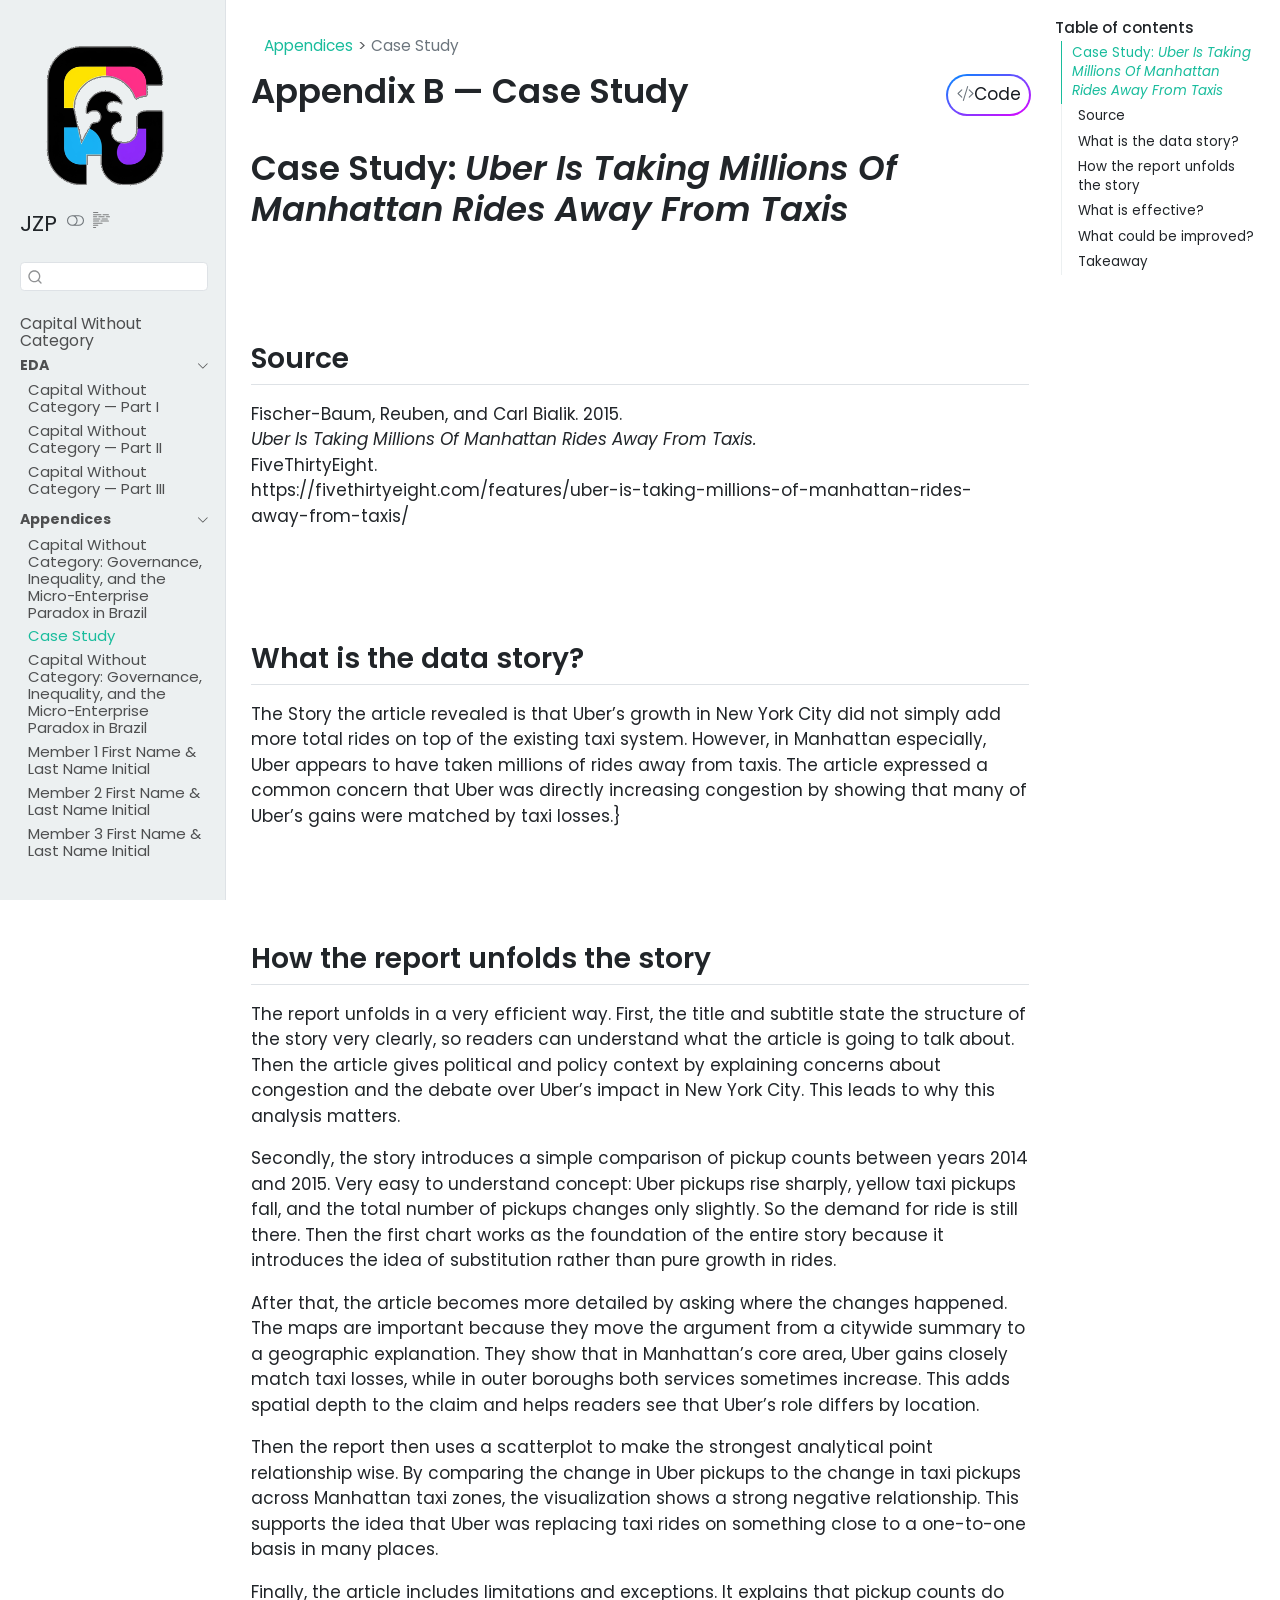
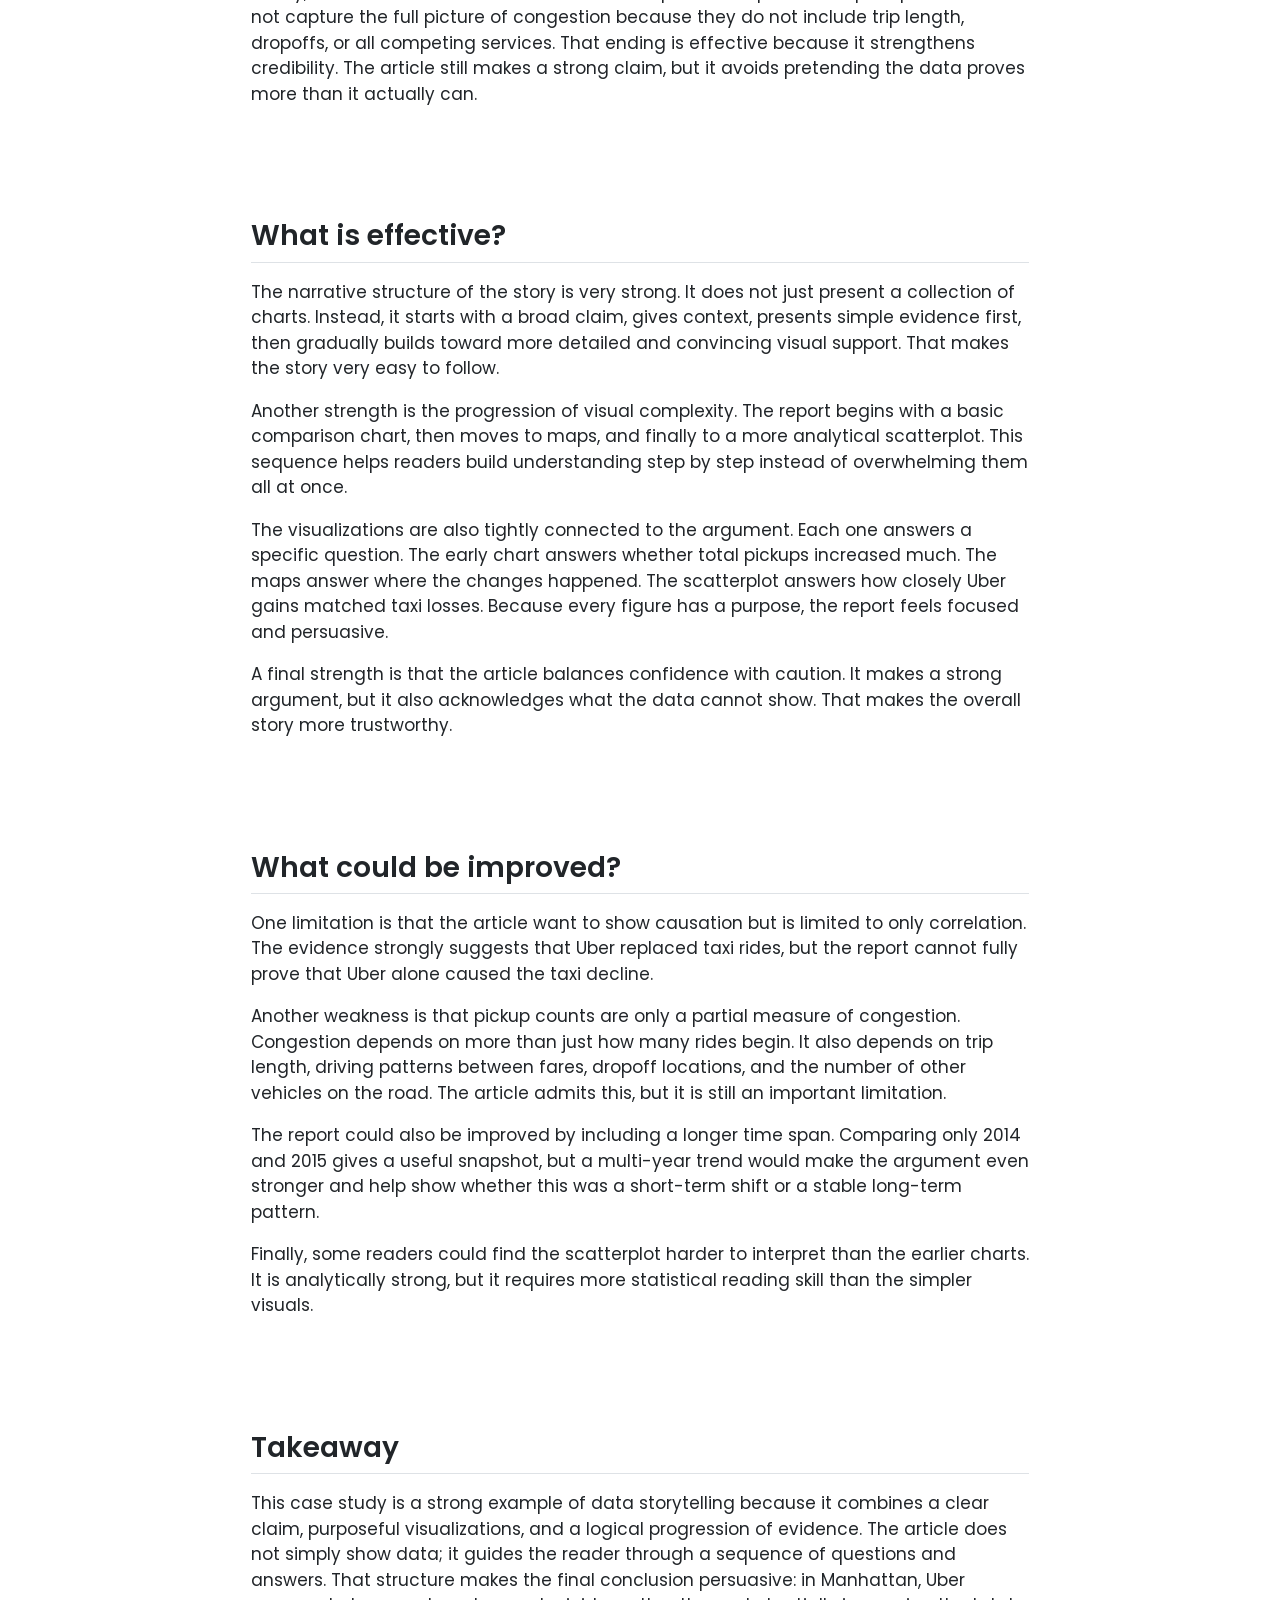
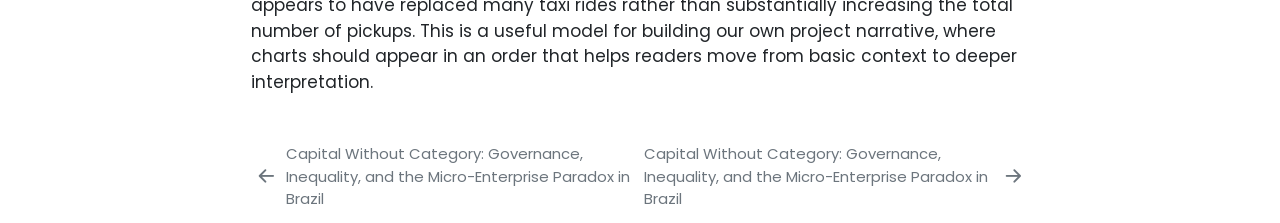
<file: appx/case-study.html>
<!DOCTYPE html>
<html xmlns="http://www.w3.org/1999/xhtml" lang="en" xml:lang="en"><head>

<meta charset="utf-8">
<meta name="generator" content="quarto-1.8.25">

<meta name="viewport" content="width=device-width, initial-scale=1.0, user-scalable=yes">


<title>Appendix B — Case Study – Capital Without Category</title>
<style>
code{white-space: pre-wrap;}
span.smallcaps{font-variant: small-caps;}
div.columns{display: flex; gap: min(4vw, 1.5em);}
div.column{flex: auto; overflow-x: auto;}
div.hanging-indent{margin-left: 1.5em; text-indent: -1.5em;}
ul.task-list{list-style: none;}
ul.task-list li input[type="checkbox"] {
  width: 0.8em;
  margin: 0 0.8em 0.2em -1em; /* quarto-specific, see https://github.com/quarto-dev/quarto-cli/issues/4556 */ 
  vertical-align: middle;
}
/* CSS for syntax highlighting */
html { -webkit-text-size-adjust: 100%; }
pre > code.sourceCode { white-space: pre; position: relative; }
pre > code.sourceCode > span { display: inline-block; line-height: 1.25; }
pre > code.sourceCode > span:empty { height: 1.2em; }
.sourceCode { overflow: visible; }
code.sourceCode > span { color: inherit; text-decoration: inherit; }
div.sourceCode { margin: 1em 0; }
pre.sourceCode { margin: 0; }
@media screen {
div.sourceCode { overflow: auto; }
}
@media print {
pre > code.sourceCode { white-space: pre-wrap; }
pre > code.sourceCode > span { text-indent: -5em; padding-left: 5em; }
}
pre.numberSource code
  { counter-reset: source-line 0; }
pre.numberSource code > span
  { position: relative; left: -4em; counter-increment: source-line; }
pre.numberSource code > span > a:first-child::before
  { content: counter(source-line);
    position: relative; left: -1em; text-align: right; vertical-align: baseline;
    border: none; display: inline-block;
    -webkit-touch-callout: none; -webkit-user-select: none;
    -khtml-user-select: none; -moz-user-select: none;
    -ms-user-select: none; user-select: none;
    padding: 0 4px; width: 4em;
  }
pre.numberSource { margin-left: 3em;  padding-left: 4px; }
div.sourceCode
  {   }
@media screen {
pre > code.sourceCode > span > a:first-child::before { text-decoration: underline; }
}
</style>


<script src="../site_libs/quarto-nav/quarto-nav.js"></script>
<script src="../site_libs/clipboard/clipboard.min.js"></script>
<script src="../site_libs/quarto-search/autocomplete.umd.js"></script>
<script src="../site_libs/quarto-search/fuse.min.js"></script>
<script src="../site_libs/quarto-search/quarto-search.js"></script>
<meta name="quarto:offset" content="../">
<link href="../appx/capital_without_category.html" rel="next">
<link href="../appx/proposal.html" rel="prev">
<script src="../site_libs/quarto-html/quarto.js" type="module"></script>
<script src="../site_libs/quarto-html/tabsets/tabsets.js" type="module"></script>
<script src="../site_libs/quarto-html/axe/axe-check.js" type="module"></script>
<script src="../site_libs/quarto-html/popper.min.js"></script>
<script src="../site_libs/quarto-html/tippy.umd.min.js"></script>
<script src="../site_libs/quarto-html/anchor.min.js"></script>
<link href="../site_libs/quarto-html/tippy.css" rel="stylesheet">
<link href="../site_libs/quarto-html/quarto-syntax-highlighting-7b89279ff1a6dce999919e0e67d4d9ec.css" rel="stylesheet" class="quarto-color-scheme" id="quarto-text-highlighting-styles">
<link href="../site_libs/quarto-html/quarto-syntax-highlighting-dark-707d8167ce6003fca903bfe2be84ab7f.css" rel="stylesheet" class="quarto-color-scheme quarto-color-alternate" id="quarto-text-highlighting-styles">
<link href="../site_libs/quarto-html/quarto-syntax-highlighting-7b89279ff1a6dce999919e0e67d4d9ec.css" rel="stylesheet" class="quarto-color-scheme-extra" id="quarto-text-highlighting-styles">
<script src="../site_libs/bootstrap/bootstrap.min.js"></script>
<link href="../site_libs/bootstrap/bootstrap-icons.css" rel="stylesheet">
<link href="../site_libs/bootstrap/bootstrap-5b0104e2851f7f935c32d564ba449a5d.min.css" rel="stylesheet" append-hash="true" class="quarto-color-scheme" id="quarto-bootstrap" data-mode="light">
<link href="../site_libs/bootstrap/bootstrap-dark-372234afc2e8d1fdffa1d11f47028b25.min.css" rel="stylesheet" append-hash="true" class="quarto-color-scheme quarto-color-alternate" id="quarto-bootstrap" data-mode="dark">
<link href="../site_libs/bootstrap/bootstrap-5b0104e2851f7f935c32d564ba449a5d.min.css" rel="stylesheet" append-hash="true" class="quarto-color-scheme-extra" id="quarto-bootstrap" data-mode="light">
<script id="quarto-search-options" type="application/json">{
  "location": "sidebar",
  "copy-button": false,
  "collapse-after": 3,
  "panel-placement": "start",
  "type": "textbox",
  "limit": 50,
  "keyboard-shortcut": [
    "f",
    "/",
    "s"
  ],
  "show-item-context": false,
  "language": {
    "search-no-results-text": "No results",
    "search-matching-documents-text": "matching documents",
    "search-copy-link-title": "Copy link to search",
    "search-hide-matches-text": "Hide additional matches",
    "search-more-match-text": "more match in this document",
    "search-more-matches-text": "more matches in this document",
    "search-clear-button-title": "Clear",
    "search-text-placeholder": "",
    "search-detached-cancel-button-title": "Cancel",
    "search-submit-button-title": "Submit",
    "search-label": "Search"
  }
}</script>
<style>html{ scroll-behavior: smooth; }</style>


<link rel="stylesheet" href="../style/custom.css">
</head>

<body class="nav-sidebar docked quarto-light"><script id="quarto-html-before-body" type="application/javascript">
    const toggleBodyColorMode = (bsSheetEl) => {
      const mode = bsSheetEl.getAttribute("data-mode");
      const bodyEl = window.document.querySelector("body");
      if (mode === "dark") {
        bodyEl.classList.add("quarto-dark");
        bodyEl.classList.remove("quarto-light");
      } else {
        bodyEl.classList.add("quarto-light");
        bodyEl.classList.remove("quarto-dark");
      }
    }
    const toggleBodyColorPrimary = () => {
      const bsSheetEl = window.document.querySelector("link#quarto-bootstrap:not([rel=disabled-stylesheet])");
      if (bsSheetEl) {
        toggleBodyColorMode(bsSheetEl);
      }
    }
    const setColorSchemeToggle = (alternate) => {
      const toggles = window.document.querySelectorAll('.quarto-color-scheme-toggle');
      for (let i=0; i < toggles.length; i++) {
        const toggle = toggles[i];
        if (toggle) {
          if (alternate) {
            toggle.classList.add("alternate");
          } else {
            toggle.classList.remove("alternate");
          }
        }
      }
    };
    const toggleColorMode = (alternate) => {
      // Switch the stylesheets
      const primaryStylesheets = window.document.querySelectorAll('link.quarto-color-scheme:not(.quarto-color-alternate)');
      const alternateStylesheets = window.document.querySelectorAll('link.quarto-color-scheme.quarto-color-alternate');
      manageTransitions('#quarto-margin-sidebar .nav-link', false);
      if (alternate) {
        // note: dark is layered on light, we don't disable primary!
        enableStylesheet(alternateStylesheets);
        for (const sheetNode of alternateStylesheets) {
          if (sheetNode.id === "quarto-bootstrap") {
            toggleBodyColorMode(sheetNode);
          }
        }
      } else {
        disableStylesheet(alternateStylesheets);
        enableStylesheet(primaryStylesheets)
        toggleBodyColorPrimary();
      }
      manageTransitions('#quarto-margin-sidebar .nav-link', true);
      // Switch the toggles
      setColorSchemeToggle(alternate)
      // Hack to workaround the fact that safari doesn't
      // properly recolor the scrollbar when toggling (#1455)
      if (navigator.userAgent.indexOf('Safari') > 0 && navigator.userAgent.indexOf('Chrome') == -1) {
        manageTransitions("body", false);
        window.scrollTo(0, 1);
        setTimeout(() => {
          window.scrollTo(0, 0);
          manageTransitions("body", true);
        }, 40);
      }
    }
    const disableStylesheet = (stylesheets) => {
      for (let i=0; i < stylesheets.length; i++) {
        const stylesheet = stylesheets[i];
        stylesheet.rel = 'disabled-stylesheet';
      }
    }
    const enableStylesheet = (stylesheets) => {
      for (let i=0; i < stylesheets.length; i++) {
        const stylesheet = stylesheets[i];
        if(stylesheet.rel !== 'stylesheet') { // for Chrome, which will still FOUC without this check
          stylesheet.rel = 'stylesheet';
        }
      }
    }
    const manageTransitions = (selector, allowTransitions) => {
      const els = window.document.querySelectorAll(selector);
      for (let i=0; i < els.length; i++) {
        const el = els[i];
        if (allowTransitions) {
          el.classList.remove('notransition');
        } else {
          el.classList.add('notransition');
        }
      }
    }
    const isFileUrl = () => {
      return window.location.protocol === 'file:';
    }
    const hasAlternateSentinel = () => {
      let styleSentinel = getColorSchemeSentinel();
      if (styleSentinel !== null) {
        return styleSentinel === "alternate";
      } else {
        return false;
      }
    }
    const setStyleSentinel = (alternate) => {
      const value = alternate ? "alternate" : "default";
      if (!isFileUrl()) {
        window.localStorage.setItem("quarto-color-scheme", value);
      } else {
        localAlternateSentinel = value;
      }
    }
    const getColorSchemeSentinel = () => {
      if (!isFileUrl()) {
        const storageValue = window.localStorage.getItem("quarto-color-scheme");
        return storageValue != null ? storageValue : localAlternateSentinel;
      } else {
        return localAlternateSentinel;
      }
    }
    const toggleGiscusIfUsed = (isAlternate, darkModeDefault) => {
      const baseTheme = document.querySelector('#giscus-base-theme')?.value ?? 'light';
      const alternateTheme = document.querySelector('#giscus-alt-theme')?.value ?? 'dark';
      let newTheme = '';
      if(authorPrefersDark) {
        newTheme = isAlternate ? baseTheme : alternateTheme;
      } else {
        newTheme = isAlternate ? alternateTheme : baseTheme;
      }
      const changeGiscusTheme = () => {
        // From: https://github.com/giscus/giscus/issues/336
        const sendMessage = (message) => {
          const iframe = document.querySelector('iframe.giscus-frame');
          if (!iframe) return;
          iframe.contentWindow.postMessage({ giscus: message }, 'https://giscus.app');
        }
        sendMessage({
          setConfig: {
            theme: newTheme
          }
        });
      }
      const isGiscussLoaded = window.document.querySelector('iframe.giscus-frame') !== null;
      if (isGiscussLoaded) {
        changeGiscusTheme();
      }
    };
    const authorPrefersDark = false;
    const darkModeDefault = authorPrefersDark;
      document.querySelector('link#quarto-text-highlighting-styles.quarto-color-scheme-extra').rel = 'disabled-stylesheet';
      document.querySelector('link#quarto-bootstrap.quarto-color-scheme-extra').rel = 'disabled-stylesheet';
    let localAlternateSentinel = darkModeDefault ? 'alternate' : 'default';
    // Dark / light mode switch
    window.quartoToggleColorScheme = () => {
      // Read the current dark / light value
      let toAlternate = !hasAlternateSentinel();
      toggleColorMode(toAlternate);
      setStyleSentinel(toAlternate);
      toggleGiscusIfUsed(toAlternate, darkModeDefault);
      window.dispatchEvent(new Event('resize'));
    };
    // Switch to dark mode if need be
    if (hasAlternateSentinel()) {
      toggleColorMode(true);
    } else {
      toggleColorMode(false);
    }
  </script>

<div id="quarto-search-results"></div>
  <header id="quarto-header" class="headroom fixed-top">
  <nav class="quarto-secondary-nav">
    <div class="container-fluid d-flex">
      <button type="button" class="quarto-btn-toggle btn" data-bs-toggle="collapse" role="button" data-bs-target=".quarto-sidebar-collapse-item" aria-controls="quarto-sidebar" aria-expanded="false" aria-label="Toggle sidebar navigation" onclick="if (window.quartoToggleHeadroom) { window.quartoToggleHeadroom(); }">
        <i class="bi bi-layout-text-sidebar-reverse"></i>
      </button>
        <nav class="quarto-page-breadcrumbs" aria-label="breadcrumb"><ol class="breadcrumb"><li class="breadcrumb-item"><a href="../appx/proposal.html">Appendices</a></li><li class="breadcrumb-item"><a href="../appx/case-study.html"><span class="chapter-title">Case Study</span></a></li></ol></nav>
        <a class="flex-grow-1" role="navigation" data-bs-toggle="collapse" data-bs-target=".quarto-sidebar-collapse-item" aria-controls="quarto-sidebar" aria-expanded="false" aria-label="Toggle sidebar navigation" onclick="if (window.quartoToggleHeadroom) { window.quartoToggleHeadroom(); }">      
        </a>
      <button type="button" class="btn quarto-search-button" aria-label="Search" onclick="window.quartoOpenSearch();">
        <i class="bi bi-search"></i>
      </button>
    </div>
  </nav>
</header>
<!-- content -->
<div id="quarto-content" class="quarto-container page-columns page-rows-contents page-layout-full">
<!-- sidebar -->
  <nav id="quarto-sidebar" class="sidebar collapse collapse-horizontal quarto-sidebar-collapse-item sidebar-navigation docked overflow-auto">
    <div class="pt-lg-2 mt-2 text-left sidebar-header sidebar-header-stacked">
      <a href="../index.html" class="sidebar-logo-link">
      <img src="../assets/sidebar-logo.png" alt="" class="sidebar-logo light-content py-0 d-lg-inline d-none">
      <img src="../assets/sidebar-logo.png" alt="" class="sidebar-logo dark-content py-0 d-lg-inline d-none">
      </a>
    <div class="sidebar-title mb-0 py-0">
      <a href="../">JZP</a> 
        <div class="sidebar-tools-main">
  <a href="" class="quarto-color-scheme-toggle quarto-navigation-tool  px-1" onclick="window.quartoToggleColorScheme(); return false;" title="Toggle dark mode"><i class="bi"></i></a>
  <a href="" class="quarto-reader-toggle quarto-navigation-tool px-1" onclick="window.quartoToggleReader(); return false;" title="Toggle reader mode">
  <div class="quarto-reader-toggle-btn">
  <i class="bi"></i>
  </div>
</a>
</div>
    </div>
      </div>
        <div class="mt-2 flex-shrink-0 align-items-center">
        <div class="sidebar-search">
        <div id="quarto-search" class="" title="Search"></div>
        </div>
        </div>
    <div class="sidebar-menu-container"> 
    <ul class="list-unstyled mt-1">
        <li class="sidebar-item">
  <div class="sidebar-item-container"> 
  <a href="../index.html" class="sidebar-item-text sidebar-link"><span class="chapter-title">Capital Without Category</span></a>
  </div>
</li>
        <li class="sidebar-item sidebar-item-section">
      <div class="sidebar-item-container"> 
            <a class="sidebar-item-text sidebar-link text-start" data-bs-toggle="collapse" data-bs-target="#quarto-sidebar-section-1" role="navigation" aria-expanded="true">
 <span class="menu-text">EDA</span></a>
          <a class="sidebar-item-toggle text-start" data-bs-toggle="collapse" data-bs-target="#quarto-sidebar-section-1" role="navigation" aria-expanded="true" aria-label="Toggle section">
            <i class="bi bi-chevron-right ms-2"></i>
          </a> 
      </div>
      <ul id="quarto-sidebar-section-1" class="collapse list-unstyled sidebar-section depth1 show">  
          <li class="sidebar-item">
  <div class="sidebar-item-container"> 
  <a href="../eda/eda-member1.html" class="sidebar-item-text sidebar-link"><span class="chapter-title">Capital Without Category — Part I</span></a>
  </div>
</li>
          <li class="sidebar-item">
  <div class="sidebar-item-container"> 
  <a href="../eda/eda-member2.html" class="sidebar-item-text sidebar-link"><span class="chapter-title">Capital Without Category — Part II</span></a>
  </div>
</li>
          <li class="sidebar-item">
  <div class="sidebar-item-container"> 
  <a href="../eda/eda-member3.html" class="sidebar-item-text sidebar-link"><span class="chapter-title">Capital Without Category — Part III</span></a>
  </div>
</li>
      </ul>
  </li>
        <li class="sidebar-item sidebar-item-section">
      <div class="sidebar-item-container"> 
            <a class="sidebar-item-text sidebar-link text-start" data-bs-toggle="collapse" data-bs-target="#quarto-sidebar-section-2" role="navigation" aria-expanded="true">
 <span class="menu-text">Appendices</span></a>
          <a class="sidebar-item-toggle text-start" data-bs-toggle="collapse" data-bs-target="#quarto-sidebar-section-2" role="navigation" aria-expanded="true" aria-label="Toggle section">
            <i class="bi bi-chevron-right ms-2"></i>
          </a> 
      </div>
      <ul id="quarto-sidebar-section-2" class="collapse list-unstyled sidebar-section depth1 show">  
          <li class="sidebar-item">
  <div class="sidebar-item-container"> 
  <a href="../appx/proposal.html" class="sidebar-item-text sidebar-link"><span class="chapter-title">Capital Without Category: Governance, Inequality, and the Micro-Enterprise Paradox in Brazil</span></a>
  </div>
</li>
          <li class="sidebar-item">
  <div class="sidebar-item-container"> 
  <a href="../appx/case-study.html" class="sidebar-item-text sidebar-link active"><span class="chapter-title">Case Study</span></a>
  </div>
</li>
          <li class="sidebar-item">
  <div class="sidebar-item-container"> 
  <a href="../appx/capital_without_category.html" class="sidebar-item-text sidebar-link"><span class="chapter-title">Capital Without Category: Governance, Inequality, and the Micro-Enterprise Paradox in Brazil</span></a>
  </div>
</li>
          <li class="sidebar-item">
  <div class="sidebar-item-container"> 
  <a href="../wa/wa-member1.html" class="sidebar-item-text sidebar-link"><span class="chapter-title">Member 1 First Name &amp; Last Name Initial</span></a>
  </div>
</li>
          <li class="sidebar-item">
  <div class="sidebar-item-container"> 
  <a href="../wa/wa-member2.html" class="sidebar-item-text sidebar-link"><span class="chapter-title">Member 2 First Name &amp; Last Name Initial</span></a>
  </div>
</li>
          <li class="sidebar-item">
  <div class="sidebar-item-container"> 
  <a href="../wa/wa-member3.html" class="sidebar-item-text sidebar-link"><span class="chapter-title">Member 3 First Name &amp; Last Name Initial</span></a>
  </div>
</li>
      </ul>
  </li>
    </ul>
    </div>
</nav>
<div id="quarto-sidebar-glass" class="quarto-sidebar-collapse-item" data-bs-toggle="collapse" data-bs-target=".quarto-sidebar-collapse-item"></div>
<!-- margin-sidebar -->
    <div id="quarto-margin-sidebar" class="sidebar margin-sidebar">
        <nav id="TOC" role="doc-toc" class="toc-active">
    <h2 id="toc-title">Table of contents</h2>
   
  <ul>
  <li><a href="#case-study-uber-is-taking-millions-of-manhattan-rides-away-from-taxis" id="toc-case-study-uber-is-taking-millions-of-manhattan-rides-away-from-taxis" class="nav-link active" data-scroll-target="#case-study-uber-is-taking-millions-of-manhattan-rides-away-from-taxis">Case Study: <em>Uber Is Taking Millions Of Manhattan Rides Away From Taxis</em></a>
  <ul class="collapse">
  <li><a href="#source" id="toc-source" class="nav-link" data-scroll-target="#source">Source</a></li>
  <li><a href="#what-is-the-data-story" id="toc-what-is-the-data-story" class="nav-link" data-scroll-target="#what-is-the-data-story">What is the data story?</a></li>
  <li><a href="#how-the-report-unfolds-the-story" id="toc-how-the-report-unfolds-the-story" class="nav-link" data-scroll-target="#how-the-report-unfolds-the-story">How the report unfolds the story</a></li>
  <li><a href="#what-is-effective" id="toc-what-is-effective" class="nav-link" data-scroll-target="#what-is-effective">What is effective?</a></li>
  <li><a href="#what-could-be-improved" id="toc-what-could-be-improved" class="nav-link" data-scroll-target="#what-could-be-improved">What could be improved?</a></li>
  <li><a href="#takeaway" id="toc-takeaway" class="nav-link" data-scroll-target="#takeaway">Takeaway</a></li>
  </ul></li>
  </ul>
</nav>
    </div>
<!-- main -->
<main class="content column-body" id="quarto-document-content">


<header id="title-block-header" class="quarto-title-block default"><nav class="quarto-page-breadcrumbs quarto-title-breadcrumbs d-none d-lg-block" aria-label="breadcrumb"><ol class="breadcrumb"><li class="breadcrumb-item"><a href="../appx/proposal.html">Appendices</a></li><li class="breadcrumb-item"><a href="../appx/case-study.html"><span class="chapter-title">Case Study</span></a></li></ol></nav>
<div class="quarto-title">
<div class="quarto-title-block"><div><h1 class="title">Appendix B — Case Study</h1><button type="button" class="btn code-tools-button" id="quarto-code-tools-source"><i class="bi"></i> Code</button></div></div>
</div>



<div class="quarto-title-meta column-body">

    
  
    
  </div>
  


</header>


<section id="case-study-uber-is-taking-millions-of-manhattan-rides-away-from-taxis" class="level1">
<h1>Case Study: <em>Uber Is Taking Millions Of Manhattan Rides Away From Taxis</em></h1>
<section id="source" class="level2">
<h2 class="anchored" data-anchor-id="source">Source</h2>
<p>Fischer-Baum, Reuben, and Carl Bialik. 2015.<br>
<em>Uber Is Taking Millions Of Manhattan Rides Away From Taxis.</em><br>
FiveThirtyEight.<br>
https://fivethirtyeight.com/features/uber-is-taking-millions-of-manhattan-rides-away-from-taxis/</p>
</section>
<section id="what-is-the-data-story" class="level2">
<h2 class="anchored" data-anchor-id="what-is-the-data-story">What is the data story?</h2>
<p>The Story the article revealed is that Uber’s growth in New York City did not simply add more total rides on top of the existing taxi system. However, in Manhattan especially, Uber appears to have taken millions of rides away from taxis. The article expressed a common concern that Uber was directly increasing congestion by showing that many of Uber’s gains were matched by taxi losses.}</p>
</section>
<section id="how-the-report-unfolds-the-story" class="level2">
<h2 class="anchored" data-anchor-id="how-the-report-unfolds-the-story">How the report unfolds the story</h2>
<p>The report unfolds in a very efficient way. First, the title and subtitle state the structure of the story very clearly, so readers can understand what the article is going to talk about. Then the article gives political and policy context by explaining concerns about congestion and the debate over Uber’s impact in New York City. This leads to why this analysis matters.</p>
<p>Secondly, the story introduces a simple comparison of pickup counts between years 2014 and 2015. Very easy to understand concept: Uber pickups rise sharply, yellow taxi pickups fall, and the total number of pickups changes only slightly. So the demand for ride is still there. Then the first chart works as the foundation of the entire story because it introduces the idea of substitution rather than pure growth in rides.</p>
<p>After that, the article becomes more detailed by asking where the changes happened. The maps are important because they move the argument from a citywide summary to a geographic explanation. They show that in Manhattan’s core area, Uber gains closely match taxi losses, while in outer boroughs both services sometimes increase. This adds spatial depth to the claim and helps readers see that Uber’s role differs by location.</p>
<p>Then the report then uses a scatterplot to make the strongest analytical point relationship wise. By comparing the change in Uber pickups to the change in taxi pickups across Manhattan taxi zones, the visualization shows a strong negative relationship. This supports the idea that Uber was replacing taxi rides on something close to a one-to-one basis in many places.</p>
<p>Finally, the article includes limitations and exceptions. It explains that pickup counts do not capture the full picture of congestion because they do not include trip length, dropoffs, or all competing services. That ending is effective because it strengthens credibility. The article still makes a strong claim, but it avoids pretending the data proves more than it actually can.</p>
</section>
<section id="what-is-effective" class="level2">
<h2 class="anchored" data-anchor-id="what-is-effective">What is effective?</h2>
<p>The narrative structure of the story is very strong. It does not just present a collection of charts. Instead, it starts with a broad claim, gives context, presents simple evidence first, then gradually builds toward more detailed and convincing visual support. That makes the story very easy to follow.</p>
<p>Another strength is the progression of visual complexity. The report begins with a basic comparison chart, then moves to maps, and finally to a more analytical scatterplot. This sequence helps readers build understanding step by step instead of overwhelming them all at once.</p>
<p>The visualizations are also tightly connected to the argument. Each one answers a specific question. The early chart answers whether total pickups increased much. The maps answer where the changes happened. The scatterplot answers how closely Uber gains matched taxi losses. Because every figure has a purpose, the report feels focused and persuasive.</p>
<p>A final strength is that the article balances confidence with caution. It makes a strong argument, but it also acknowledges what the data cannot show. That makes the overall story more trustworthy.</p>
</section>
<section id="what-could-be-improved" class="level2">
<h2 class="anchored" data-anchor-id="what-could-be-improved">What could be improved?</h2>
<p>One limitation is that the article want to show causation but is limited to only correlation. The evidence strongly suggests that Uber replaced taxi rides, but the report cannot fully prove that Uber alone caused the taxi decline.</p>
<p>Another weakness is that pickup counts are only a partial measure of congestion. Congestion depends on more than just how many rides begin. It also depends on trip length, driving patterns between fares, dropoff locations, and the number of other vehicles on the road. The article admits this, but it is still an important limitation.</p>
<p>The report could also be improved by including a longer time span. Comparing only 2014 and 2015 gives a useful snapshot, but a multi-year trend would make the argument even stronger and help show whether this was a short-term shift or a stable long-term pattern.</p>
<p>Finally, some readers could find the scatterplot harder to interpret than the earlier charts. It is analytically strong, but it requires more statistical reading skill than the simpler visuals.</p>
</section>
<section id="takeaway" class="level2">
<h2 class="anchored" data-anchor-id="takeaway">Takeaway</h2>
<p>This case study is a strong example of data storytelling because it combines a clear claim, purposeful visualizations, and a logical progression of evidence. The article does not simply show data; it guides the reader through a sequence of questions and answers. That structure makes the final conclusion persuasive: in Manhattan, Uber appears to have replaced many taxi rides rather than substantially increasing the total number of pickups. This is a useful model for building our own project narrative, where charts should appear in an order that helps readers move from basic context to deeper interpretation.</p>


<!-- -->

</section>
</section>

</main> <!-- /main -->
<script id="quarto-html-after-body" type="application/javascript">
  window.document.addEventListener("DOMContentLoaded", function (event) {
    // Ensure there is a toggle, if there isn't float one in the top right
    if (window.document.querySelector('.quarto-color-scheme-toggle') === null) {
      const a = window.document.createElement('a');
      a.classList.add('top-right');
      a.classList.add('quarto-color-scheme-toggle');
      a.href = "";
      a.onclick = function() { try { window.quartoToggleColorScheme(); } catch {} return false; };
      const i = window.document.createElement("i");
      i.classList.add('bi');
      a.appendChild(i);
      window.document.body.appendChild(a);
    }
    setColorSchemeToggle(hasAlternateSentinel())
    const icon = "";
    const anchorJS = new window.AnchorJS();
    anchorJS.options = {
      placement: 'right',
      icon: icon
    };
    anchorJS.add('.anchored');
    const isCodeAnnotation = (el) => {
      for (const clz of el.classList) {
        if (clz.startsWith('code-annotation-')) {                     
          return true;
        }
      }
      return false;
    }
    const onCopySuccess = function(e) {
      // button target
      const button = e.trigger;
      // don't keep focus
      button.blur();
      // flash "checked"
      button.classList.add('code-copy-button-checked');
      var currentTitle = button.getAttribute("title");
      button.setAttribute("title", "Copied!");
      let tooltip;
      if (window.bootstrap) {
        button.setAttribute("data-bs-toggle", "tooltip");
        button.setAttribute("data-bs-placement", "left");
        button.setAttribute("data-bs-title", "Copied!");
        tooltip = new bootstrap.Tooltip(button, 
          { trigger: "manual", 
            customClass: "code-copy-button-tooltip",
            offset: [0, -8]});
        tooltip.show();    
      }
      setTimeout(function() {
        if (tooltip) {
          tooltip.hide();
          button.removeAttribute("data-bs-title");
          button.removeAttribute("data-bs-toggle");
          button.removeAttribute("data-bs-placement");
        }
        button.setAttribute("title", currentTitle);
        button.classList.remove('code-copy-button-checked');
      }, 1000);
      // clear code selection
      e.clearSelection();
    }
    const getTextToCopy = function(trigger) {
      const outerScaffold = trigger.parentElement.cloneNode(true);
      const codeEl = outerScaffold.querySelector('code');
      for (const childEl of codeEl.children) {
        if (isCodeAnnotation(childEl)) {
          childEl.remove();
        }
      }
      return codeEl.innerText;
    }
    const clipboard = new window.ClipboardJS('.code-copy-button:not([data-in-quarto-modal])', {
      text: getTextToCopy
    });
    clipboard.on('success', onCopySuccess);
    if (window.document.getElementById('quarto-embedded-source-code-modal')) {
      const clipboardModal = new window.ClipboardJS('.code-copy-button[data-in-quarto-modal]', {
        text: getTextToCopy,
        container: window.document.getElementById('quarto-embedded-source-code-modal')
      });
      clipboardModal.on('success', onCopySuccess);
    }
    const viewSource = window.document.getElementById('quarto-view-source') ||
                       window.document.getElementById('quarto-code-tools-source');
    if (viewSource) {
      const sourceUrl = viewSource.getAttribute("data-quarto-source-url");
      viewSource.addEventListener("click", function(e) {
        if (sourceUrl) {
          // rstudio viewer pane
          if (/\bcapabilities=\b/.test(window.location)) {
            window.open(sourceUrl);
          } else {
            window.location.href = sourceUrl;
          }
        } else {
          const modal = new bootstrap.Modal(document.getElementById('quarto-embedded-source-code-modal'));
          modal.show();
        }
        return false;
      });
    }
    function toggleCodeHandler(show) {
      return function(e) {
        const detailsSrc = window.document.querySelectorAll(".cell > details > .sourceCode");
        for (let i=0; i<detailsSrc.length; i++) {
          const details = detailsSrc[i].parentElement;
          if (show) {
            details.open = true;
          } else {
            details.removeAttribute("open");
          }
        }
        const cellCodeDivs = window.document.querySelectorAll(".cell > .sourceCode");
        const fromCls = show ? "hidden" : "unhidden";
        const toCls = show ? "unhidden" : "hidden";
        for (let i=0; i<cellCodeDivs.length; i++) {
          const codeDiv = cellCodeDivs[i];
          if (codeDiv.classList.contains(fromCls)) {
            codeDiv.classList.remove(fromCls);
            codeDiv.classList.add(toCls);
          } 
        }
        return false;
      }
    }
    const hideAllCode = window.document.getElementById("quarto-hide-all-code");
    if (hideAllCode) {
      hideAllCode.addEventListener("click", toggleCodeHandler(false));
    }
    const showAllCode = window.document.getElementById("quarto-show-all-code");
    if (showAllCode) {
      showAllCode.addEventListener("click", toggleCodeHandler(true));
    }
      var localhostRegex = new RegExp(/^(?:http|https):\/\/localhost\:?[0-9]*\//);
      var mailtoRegex = new RegExp(/^mailto:/);
        var filterRegex = new RegExp('/' + window.location.host + '/');
      var isInternal = (href) => {
          return filterRegex.test(href) || localhostRegex.test(href) || mailtoRegex.test(href);
      }
      // Inspect non-navigation links and adorn them if external
     var links = window.document.querySelectorAll('a[href]:not(.nav-link):not(.navbar-brand):not(.toc-action):not(.sidebar-link):not(.sidebar-item-toggle):not(.pagination-link):not(.no-external):not([aria-hidden]):not(.dropdown-item):not(.quarto-navigation-tool):not(.about-link)');
      for (var i=0; i<links.length; i++) {
        const link = links[i];
        if (!isInternal(link.href)) {
          // undo the damage that might have been done by quarto-nav.js in the case of
          // links that we want to consider external
          if (link.dataset.originalHref !== undefined) {
            link.href = link.dataset.originalHref;
          }
        }
      }
    function tippyHover(el, contentFn, onTriggerFn, onUntriggerFn) {
      const config = {
        allowHTML: true,
        maxWidth: 500,
        delay: 100,
        arrow: false,
        appendTo: function(el) {
            return el.parentElement;
        },
        interactive: true,
        interactiveBorder: 10,
        theme: 'quarto',
        placement: 'bottom-start',
      };
      if (contentFn) {
        config.content = contentFn;
      }
      if (onTriggerFn) {
        config.onTrigger = onTriggerFn;
      }
      if (onUntriggerFn) {
        config.onUntrigger = onUntriggerFn;
      }
      window.tippy(el, config); 
    }
    const noterefs = window.document.querySelectorAll('a[role="doc-noteref"]');
    for (var i=0; i<noterefs.length; i++) {
      const ref = noterefs[i];
      tippyHover(ref, function() {
        // use id or data attribute instead here
        let href = ref.getAttribute('data-footnote-href') || ref.getAttribute('href');
        try { href = new URL(href).hash; } catch {}
        const id = href.replace(/^#\/?/, "");
        const note = window.document.getElementById(id);
        if (note) {
          return note.innerHTML;
        } else {
          return "";
        }
      });
    }
    const xrefs = window.document.querySelectorAll('a.quarto-xref');
    const processXRef = (id, note) => {
      // Strip column container classes
      const stripColumnClz = (el) => {
        el.classList.remove("page-full", "page-columns");
        if (el.children) {
          for (const child of el.children) {
            stripColumnClz(child);
          }
        }
      }
      stripColumnClz(note)
      if (id === null || id.startsWith('sec-')) {
        // Special case sections, only their first couple elements
        const container = document.createElement("div");
        if (note.children && note.children.length > 2) {
          container.appendChild(note.children[0].cloneNode(true));
          for (let i = 1; i < note.children.length; i++) {
            const child = note.children[i];
            if (child.tagName === "P" && child.innerText === "") {
              continue;
            } else {
              container.appendChild(child.cloneNode(true));
              break;
            }
          }
          if (window.Quarto?.typesetMath) {
            window.Quarto.typesetMath(container);
          }
          return container.innerHTML
        } else {
          if (window.Quarto?.typesetMath) {
            window.Quarto.typesetMath(note);
          }
          return note.innerHTML;
        }
      } else {
        // Remove any anchor links if they are present
        const anchorLink = note.querySelector('a.anchorjs-link');
        if (anchorLink) {
          anchorLink.remove();
        }
        if (window.Quarto?.typesetMath) {
          window.Quarto.typesetMath(note);
        }
        if (note.classList.contains("callout")) {
          return note.outerHTML;
        } else {
          return note.innerHTML;
        }
      }
    }
    for (var i=0; i<xrefs.length; i++) {
      const xref = xrefs[i];
      tippyHover(xref, undefined, function(instance) {
        instance.disable();
        let url = xref.getAttribute('href');
        let hash = undefined; 
        if (url.startsWith('#')) {
          hash = url;
        } else {
          try { hash = new URL(url).hash; } catch {}
        }
        if (hash) {
          const id = hash.replace(/^#\/?/, "");
          const note = window.document.getElementById(id);
          if (note !== null) {
            try {
              const html = processXRef(id, note.cloneNode(true));
              instance.setContent(html);
            } finally {
              instance.enable();
              instance.show();
            }
          } else {
            // See if we can fetch this
            fetch(url.split('#')[0])
            .then(res => res.text())
            .then(html => {
              const parser = new DOMParser();
              const htmlDoc = parser.parseFromString(html, "text/html");
              const note = htmlDoc.getElementById(id);
              if (note !== null) {
                const html = processXRef(id, note);
                instance.setContent(html);
              } 
            }).finally(() => {
              instance.enable();
              instance.show();
            });
          }
        } else {
          // See if we can fetch a full url (with no hash to target)
          // This is a special case and we should probably do some content thinning / targeting
          fetch(url)
          .then(res => res.text())
          .then(html => {
            const parser = new DOMParser();
            const htmlDoc = parser.parseFromString(html, "text/html");
            const note = htmlDoc.querySelector('main.content');
            if (note !== null) {
              // This should only happen for chapter cross references
              // (since there is no id in the URL)
              // remove the first header
              if (note.children.length > 0 && note.children[0].tagName === "HEADER") {
                note.children[0].remove();
              }
              const html = processXRef(null, note);
              instance.setContent(html);
            } 
          }).finally(() => {
            instance.enable();
            instance.show();
          });
        }
      }, function(instance) {
      });
    }
        let selectedAnnoteEl;
        const selectorForAnnotation = ( cell, annotation) => {
          let cellAttr = 'data-code-cell="' + cell + '"';
          let lineAttr = 'data-code-annotation="' +  annotation + '"';
          const selector = 'span[' + cellAttr + '][' + lineAttr + ']';
          return selector;
        }
        const selectCodeLines = (annoteEl) => {
          const doc = window.document;
          const targetCell = annoteEl.getAttribute("data-target-cell");
          const targetAnnotation = annoteEl.getAttribute("data-target-annotation");
          const annoteSpan = window.document.querySelector(selectorForAnnotation(targetCell, targetAnnotation));
          const lines = annoteSpan.getAttribute("data-code-lines").split(",");
          const lineIds = lines.map((line) => {
            return targetCell + "-" + line;
          })
          let top = null;
          let height = null;
          let parent = null;
          if (lineIds.length > 0) {
              //compute the position of the single el (top and bottom and make a div)
              const el = window.document.getElementById(lineIds[0]);
              top = el.offsetTop;
              height = el.offsetHeight;
              parent = el.parentElement.parentElement;
            if (lineIds.length > 1) {
              const lastEl = window.document.getElementById(lineIds[lineIds.length - 1]);
              const bottom = lastEl.offsetTop + lastEl.offsetHeight;
              height = bottom - top;
            }
            if (top !== null && height !== null && parent !== null) {
              // cook up a div (if necessary) and position it 
              let div = window.document.getElementById("code-annotation-line-highlight");
              if (div === null) {
                div = window.document.createElement("div");
                div.setAttribute("id", "code-annotation-line-highlight");
                div.style.position = 'absolute';
                parent.appendChild(div);
              }
              div.style.top = top - 2 + "px";
              div.style.height = height + 4 + "px";
              div.style.left = 0;
              let gutterDiv = window.document.getElementById("code-annotation-line-highlight-gutter");
              if (gutterDiv === null) {
                gutterDiv = window.document.createElement("div");
                gutterDiv.setAttribute("id", "code-annotation-line-highlight-gutter");
                gutterDiv.style.position = 'absolute';
                const codeCell = window.document.getElementById(targetCell);
                const gutter = codeCell.querySelector('.code-annotation-gutter');
                gutter.appendChild(gutterDiv);
              }
              gutterDiv.style.top = top - 2 + "px";
              gutterDiv.style.height = height + 4 + "px";
            }
            selectedAnnoteEl = annoteEl;
          }
        };
        const unselectCodeLines = () => {
          const elementsIds = ["code-annotation-line-highlight", "code-annotation-line-highlight-gutter"];
          elementsIds.forEach((elId) => {
            const div = window.document.getElementById(elId);
            if (div) {
              div.remove();
            }
          });
          selectedAnnoteEl = undefined;
        };
          // Handle positioning of the toggle
      window.addEventListener(
        "resize",
        throttle(() => {
          elRect = undefined;
          if (selectedAnnoteEl) {
            selectCodeLines(selectedAnnoteEl);
          }
        }, 10)
      );
      function throttle(fn, ms) {
      let throttle = false;
      let timer;
        return (...args) => {
          if(!throttle) { // first call gets through
              fn.apply(this, args);
              throttle = true;
          } else { // all the others get throttled
              if(timer) clearTimeout(timer); // cancel #2
              timer = setTimeout(() => {
                fn.apply(this, args);
                timer = throttle = false;
              }, ms);
          }
        };
      }
        // Attach click handler to the DT
        const annoteDls = window.document.querySelectorAll('dt[data-target-cell]');
        for (const annoteDlNode of annoteDls) {
          annoteDlNode.addEventListener('click', (event) => {
            const clickedEl = event.target;
            if (clickedEl !== selectedAnnoteEl) {
              unselectCodeLines();
              const activeEl = window.document.querySelector('dt[data-target-cell].code-annotation-active');
              if (activeEl) {
                activeEl.classList.remove('code-annotation-active');
              }
              selectCodeLines(clickedEl);
              clickedEl.classList.add('code-annotation-active');
            } else {
              // Unselect the line
              unselectCodeLines();
              clickedEl.classList.remove('code-annotation-active');
            }
          });
        }
    const findCites = (el) => {
      const parentEl = el.parentElement;
      if (parentEl) {
        const cites = parentEl.dataset.cites;
        if (cites) {
          return {
            el,
            cites: cites.split(' ')
          };
        } else {
          return findCites(el.parentElement)
        }
      } else {
        return undefined;
      }
    };
    var bibliorefs = window.document.querySelectorAll('a[role="doc-biblioref"]');
    for (var i=0; i<bibliorefs.length; i++) {
      const ref = bibliorefs[i];
      const citeInfo = findCites(ref);
      if (citeInfo) {
        tippyHover(citeInfo.el, function() {
          var popup = window.document.createElement('div');
          citeInfo.cites.forEach(function(cite) {
            var citeDiv = window.document.createElement('div');
            citeDiv.classList.add('hanging-indent');
            citeDiv.classList.add('csl-entry');
            var biblioDiv = window.document.getElementById('ref-' + cite);
            if (biblioDiv) {
              citeDiv.innerHTML = biblioDiv.innerHTML;
            }
            popup.appendChild(citeDiv);
          });
          return popup.innerHTML;
        });
      }
    }
  });
  </script>
<nav class="page-navigation column-body">
  <div class="nav-page nav-page-previous">
      <a href="../appx/proposal.html" class="pagination-link" aria-label="Capital Without Category: Governance, Inequality, and the Micro-Enterprise Paradox in Brazil">
        <i class="bi bi-arrow-left-short"></i> <span class="nav-page-text"><span class="chapter-title">Capital Without Category: Governance, Inequality, and the Micro-Enterprise Paradox in Brazil</span></span>
      </a>          
  </div>
  <div class="nav-page nav-page-next">
      <a href="../appx/capital_without_category.html" class="pagination-link" aria-label="Capital Without Category: Governance, Inequality, and the Micro-Enterprise Paradox in Brazil">
        <span class="nav-page-text"><span class="chapter-title">Capital Without Category: Governance, Inequality, and the Micro-Enterprise Paradox in Brazil</span></span> <i class="bi bi-arrow-right-short"></i>
      </a>
  </div>
</nav><div class="modal fade" id="quarto-embedded-source-code-modal" tabindex="-1" aria-labelledby="quarto-embedded-source-code-modal-label" aria-hidden="true"><div class="modal-dialog modal-dialog-scrollable"><div class="modal-content"><div class="modal-header"><h5 class="modal-title" id="quarto-embedded-source-code-modal-label">Source Code</h5><button class="btn-close" data-bs-dismiss="modal"></button></div><div class="modal-body"><div class="">
<div class="code-copy-outer-scaffold"><div class="sourceCode" id="cb1" data-shortcodes="false"><pre class="sourceCode markdown code-with-copy"><code class="sourceCode markdown"><span id="cb1-1"><a href="#cb1-1" aria-hidden="true" tabindex="-1"></a><span class="co">---</span></span>
<span id="cb1-2"><a href="#cb1-2" aria-hidden="true" tabindex="-1"></a><span class="an">title:</span><span class="co"> "Case Study" </span></span>
<span id="cb1-3"><a href="#cb1-3" aria-hidden="true" tabindex="-1"></a><span class="co">---</span></span>
<span id="cb1-4"><a href="#cb1-4" aria-hidden="true" tabindex="-1"></a></span>
<span id="cb1-5"><a href="#cb1-5" aria-hidden="true" tabindex="-1"></a><span class="fu"># Case Study: *Uber Is Taking Millions Of Manhattan Rides Away From Taxis*</span></span>
<span id="cb1-6"><a href="#cb1-6" aria-hidden="true" tabindex="-1"></a></span>
<span id="cb1-7"><a href="#cb1-7" aria-hidden="true" tabindex="-1"></a><span class="fu">## Source</span></span>
<span id="cb1-8"><a href="#cb1-8" aria-hidden="true" tabindex="-1"></a></span>
<span id="cb1-9"><a href="#cb1-9" aria-hidden="true" tabindex="-1"></a>Fischer-Baum, Reuben, and Carl Bialik. 2015.  </span>
<span id="cb1-10"><a href="#cb1-10" aria-hidden="true" tabindex="-1"></a>*Uber Is Taking Millions Of Manhattan Rides Away From Taxis.*  </span>
<span id="cb1-11"><a href="#cb1-11" aria-hidden="true" tabindex="-1"></a>FiveThirtyEight.  </span>
<span id="cb1-12"><a href="#cb1-12" aria-hidden="true" tabindex="-1"></a>https://fivethirtyeight.com/features/uber-is-taking-millions-of-manhattan-rides-away-from-taxis/</span>
<span id="cb1-13"><a href="#cb1-13" aria-hidden="true" tabindex="-1"></a></span>
<span id="cb1-14"><a href="#cb1-14" aria-hidden="true" tabindex="-1"></a><span class="fu">## What is the data story?</span></span>
<span id="cb1-15"><a href="#cb1-15" aria-hidden="true" tabindex="-1"></a></span>
<span id="cb1-16"><a href="#cb1-16" aria-hidden="true" tabindex="-1"></a>The Story the article revealed is that Uber’s growth in New York City did not simply add more total rides on top of the existing taxi system. However, in Manhattan especially, Uber appears to have taken millions of rides away from taxis. The article expressed a common concern that Uber was directly increasing congestion by showing that many of Uber’s gains were matched by taxi losses.}</span>
<span id="cb1-17"><a href="#cb1-17" aria-hidden="true" tabindex="-1"></a></span>
<span id="cb1-18"><a href="#cb1-18" aria-hidden="true" tabindex="-1"></a><span class="fu">## How the report unfolds the story</span></span>
<span id="cb1-19"><a href="#cb1-19" aria-hidden="true" tabindex="-1"></a></span>
<span id="cb1-20"><a href="#cb1-20" aria-hidden="true" tabindex="-1"></a>The report unfolds in a very efficient way. First, the title and subtitle state the structure of the story very clearly, so readers can understand what the article is going to talk about. Then the article gives political and policy context by explaining concerns about congestion and the debate over Uber’s impact in New York City. This leads to why this analysis matters.</span>
<span id="cb1-21"><a href="#cb1-21" aria-hidden="true" tabindex="-1"></a></span>
<span id="cb1-22"><a href="#cb1-22" aria-hidden="true" tabindex="-1"></a>Secondly, the story introduces a simple comparison of pickup counts between years 2014 and 2015. Very easy to understand concept: Uber pickups rise sharply, yellow taxi pickups fall, and the total number of pickups changes only slightly. So the demand for ride is still there. Then the first chart works as the foundation of the entire story because it introduces the idea of substitution rather than pure growth in rides.</span>
<span id="cb1-23"><a href="#cb1-23" aria-hidden="true" tabindex="-1"></a></span>
<span id="cb1-24"><a href="#cb1-24" aria-hidden="true" tabindex="-1"></a>After that, the article becomes more detailed by asking where the changes happened. The maps are important because they move the argument from a citywide summary to a geographic explanation. They show that in Manhattan’s core area, Uber gains closely match taxi losses, while in outer boroughs both services sometimes increase. This adds spatial depth to the claim and helps readers see that Uber’s role differs by location.</span>
<span id="cb1-25"><a href="#cb1-25" aria-hidden="true" tabindex="-1"></a></span>
<span id="cb1-26"><a href="#cb1-26" aria-hidden="true" tabindex="-1"></a>Then the report then uses a scatterplot to make the strongest analytical point relationship wise. By comparing the change in Uber pickups to the change in taxi pickups across Manhattan taxi zones, the visualization shows a strong negative relationship. This supports the idea that Uber was replacing taxi rides on something close to a one-to-one basis in many places.</span>
<span id="cb1-27"><a href="#cb1-27" aria-hidden="true" tabindex="-1"></a></span>
<span id="cb1-28"><a href="#cb1-28" aria-hidden="true" tabindex="-1"></a>Finally, the article includes limitations and exceptions. It explains that pickup counts do not capture the full picture of congestion because they do not include trip length, dropoffs, or all competing services. That ending is effective because it strengthens credibility. The article still makes a strong claim, but it avoids pretending the data proves more than it actually can.</span>
<span id="cb1-29"><a href="#cb1-29" aria-hidden="true" tabindex="-1"></a></span>
<span id="cb1-30"><a href="#cb1-30" aria-hidden="true" tabindex="-1"></a><span class="fu">## What is effective?</span></span>
<span id="cb1-31"><a href="#cb1-31" aria-hidden="true" tabindex="-1"></a></span>
<span id="cb1-32"><a href="#cb1-32" aria-hidden="true" tabindex="-1"></a>The narrative structure of the story is very strong. It does not just present a collection of charts. Instead, it starts with a broad claim, gives context, presents simple evidence first, then gradually builds toward more detailed and convincing visual support. That makes the story very easy to follow.</span>
<span id="cb1-33"><a href="#cb1-33" aria-hidden="true" tabindex="-1"></a></span>
<span id="cb1-34"><a href="#cb1-34" aria-hidden="true" tabindex="-1"></a>Another strength is the progression of visual complexity. The report begins with a basic comparison chart, then moves to maps, and finally to a more analytical scatterplot. This sequence helps readers build understanding step by step instead of overwhelming them all at once.</span>
<span id="cb1-35"><a href="#cb1-35" aria-hidden="true" tabindex="-1"></a></span>
<span id="cb1-36"><a href="#cb1-36" aria-hidden="true" tabindex="-1"></a>The visualizations are also tightly connected to the argument. Each one answers a specific question. The early chart answers whether total pickups increased much. The maps answer where the changes happened. The scatterplot answers how closely Uber gains matched taxi losses. Because every figure has a purpose, the report feels focused and persuasive.</span>
<span id="cb1-37"><a href="#cb1-37" aria-hidden="true" tabindex="-1"></a></span>
<span id="cb1-38"><a href="#cb1-38" aria-hidden="true" tabindex="-1"></a>A final strength is that the article balances confidence with caution. It makes a strong argument, but it also acknowledges what the data cannot show. That makes the overall story more trustworthy. </span>
<span id="cb1-39"><a href="#cb1-39" aria-hidden="true" tabindex="-1"></a></span>
<span id="cb1-40"><a href="#cb1-40" aria-hidden="true" tabindex="-1"></a><span class="fu">## What could be improved?</span></span>
<span id="cb1-41"><a href="#cb1-41" aria-hidden="true" tabindex="-1"></a></span>
<span id="cb1-42"><a href="#cb1-42" aria-hidden="true" tabindex="-1"></a>One limitation is that the article want to show causation but is limited to only correlation. The evidence strongly suggests that Uber replaced taxi rides, but the report cannot fully prove that Uber alone caused the taxi decline.</span>
<span id="cb1-43"><a href="#cb1-43" aria-hidden="true" tabindex="-1"></a></span>
<span id="cb1-44"><a href="#cb1-44" aria-hidden="true" tabindex="-1"></a>Another weakness is that pickup counts are only a partial measure of congestion. Congestion depends on more than just how many rides begin. It also depends on trip length, driving patterns between fares, dropoff locations, and the number of other vehicles on the road. The article admits this, but it is still an important limitation.</span>
<span id="cb1-45"><a href="#cb1-45" aria-hidden="true" tabindex="-1"></a></span>
<span id="cb1-46"><a href="#cb1-46" aria-hidden="true" tabindex="-1"></a>The report could also be improved by including a longer time span. Comparing only 2014 and 2015 gives a useful snapshot, but a multi-year trend would make the argument even stronger and help show whether this was a short-term shift or a stable long-term pattern.</span>
<span id="cb1-47"><a href="#cb1-47" aria-hidden="true" tabindex="-1"></a></span>
<span id="cb1-48"><a href="#cb1-48" aria-hidden="true" tabindex="-1"></a>Finally, some readers could find the scatterplot harder to interpret than the earlier charts. It is analytically strong, but it requires more statistical reading skill than the simpler visuals.</span>
<span id="cb1-49"><a href="#cb1-49" aria-hidden="true" tabindex="-1"></a></span>
<span id="cb1-50"><a href="#cb1-50" aria-hidden="true" tabindex="-1"></a><span class="fu">## Takeaway</span></span>
<span id="cb1-51"><a href="#cb1-51" aria-hidden="true" tabindex="-1"></a></span>
<span id="cb1-52"><a href="#cb1-52" aria-hidden="true" tabindex="-1"></a>This case study is a strong example of data storytelling because it combines a clear claim, purposeful visualizations, and a logical progression of evidence. The article does not simply show data; it guides the reader through a sequence of questions and answers. That structure makes the final conclusion persuasive: in Manhattan, Uber appears to have replaced many taxi rides rather than substantially increasing the total number of pickups. This is a useful model for building our own project narrative, where charts should appear in an order that helps readers move from basic context to deeper interpretation. </span></code></pre></div><button title="Copy to Clipboard" class="code-copy-button" data-in-quarto-modal=""><i class="bi"></i></button></div>
</div></div></div></div></div>
</div> <!-- /content -->




<script src="../site_libs/quarto-html/zenscroll-min.js"></script>
</body></html>
</file>
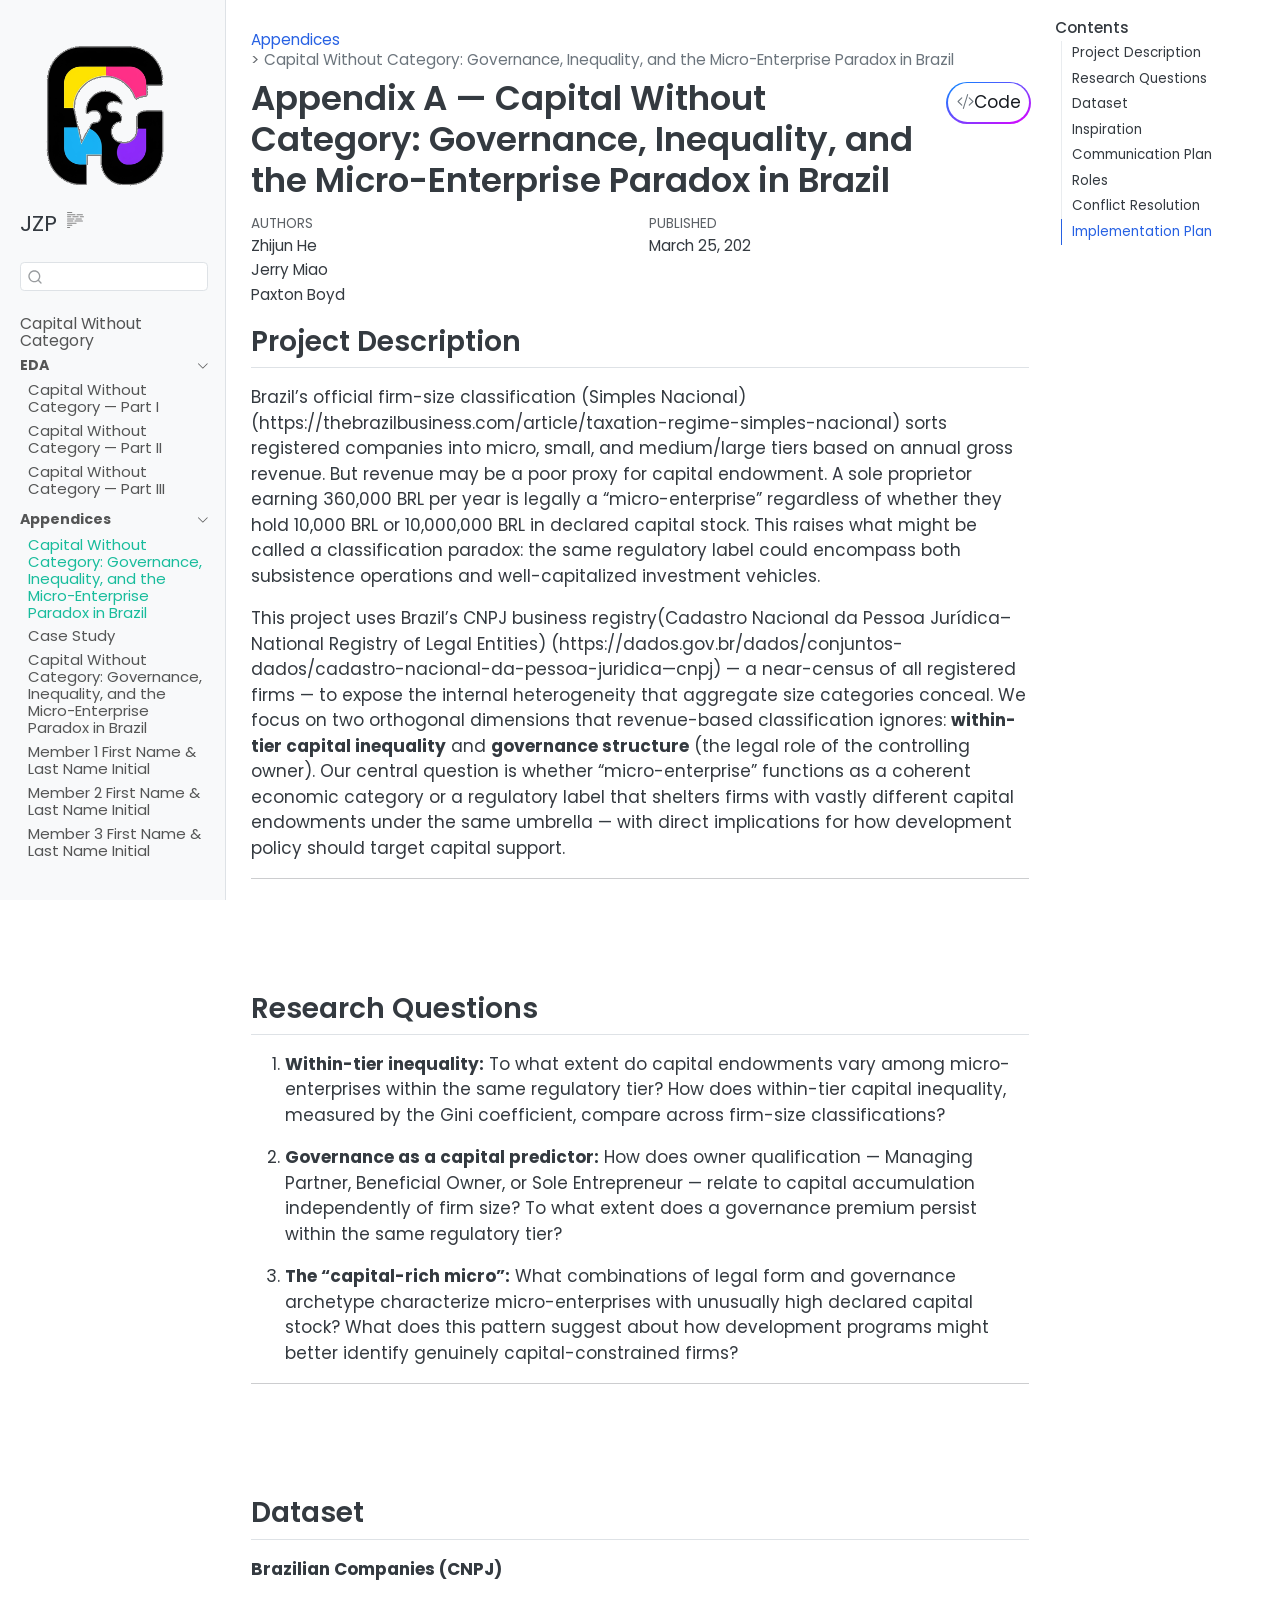
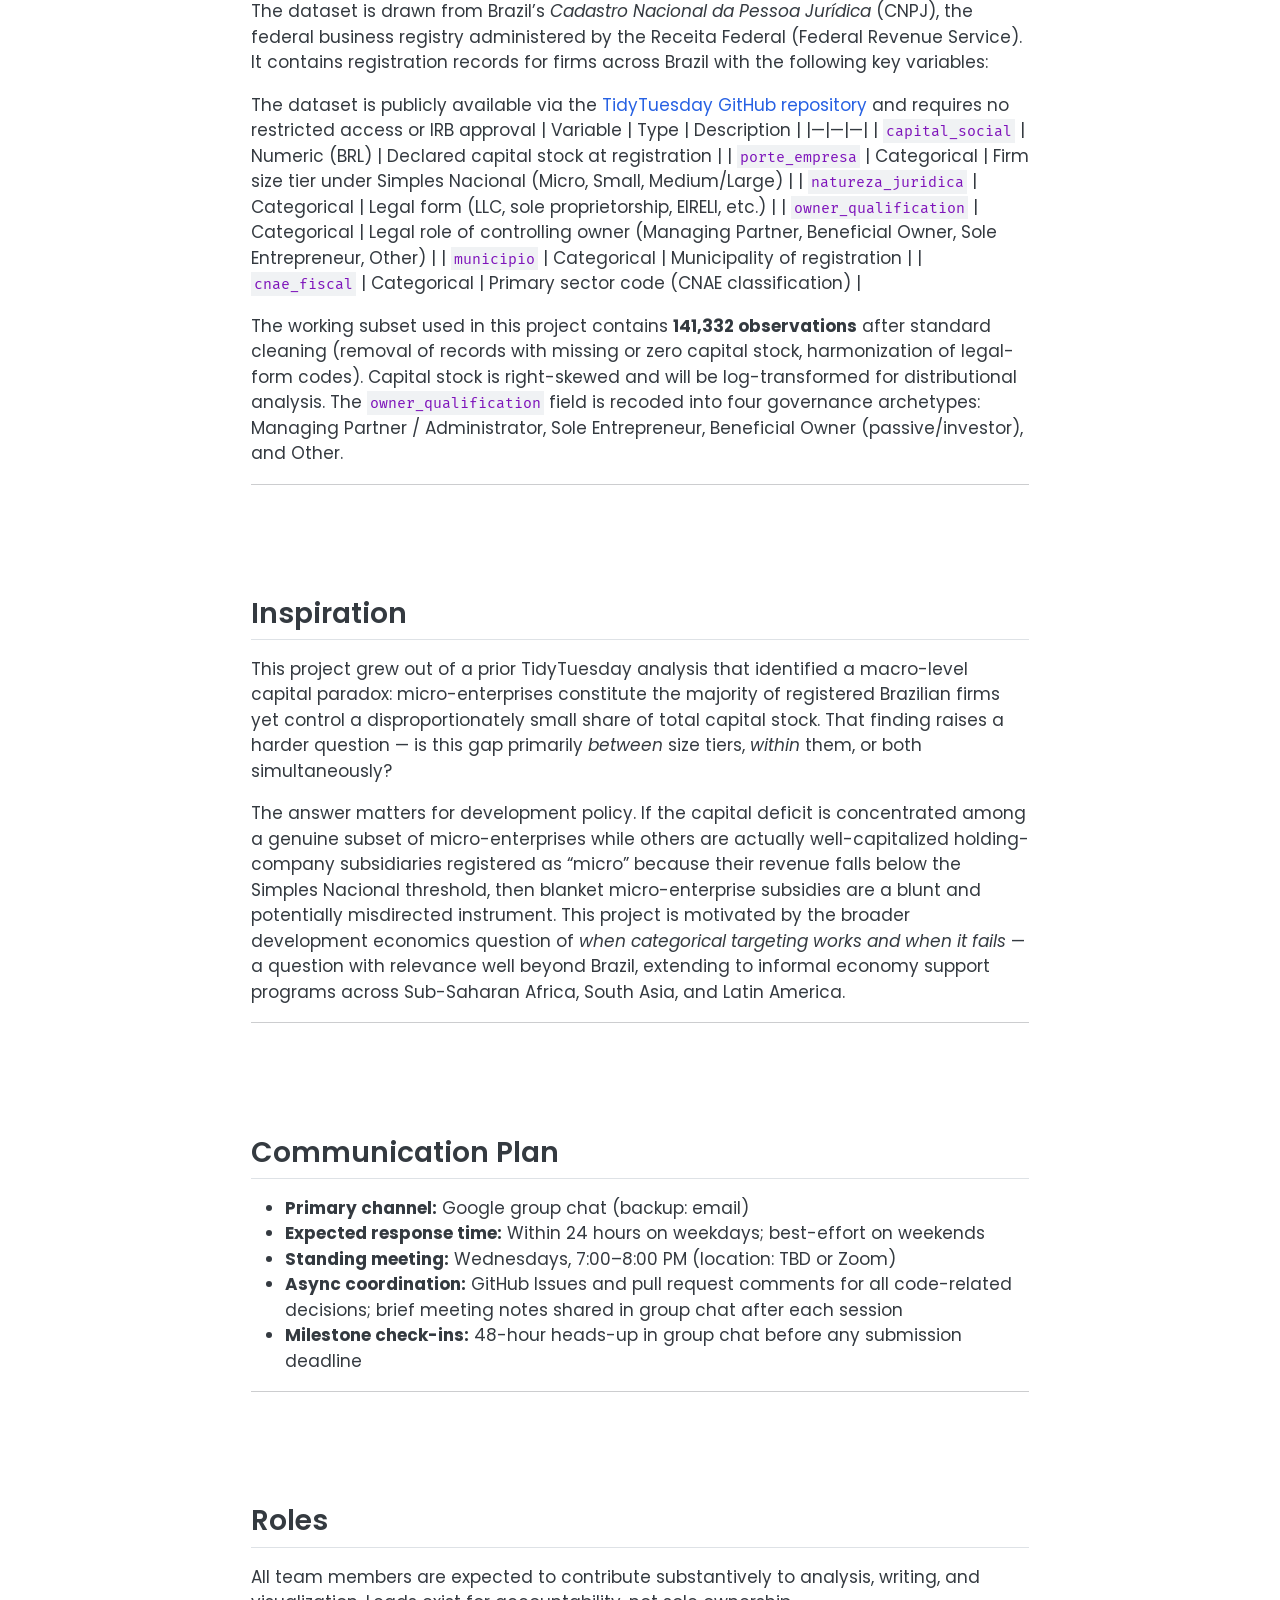
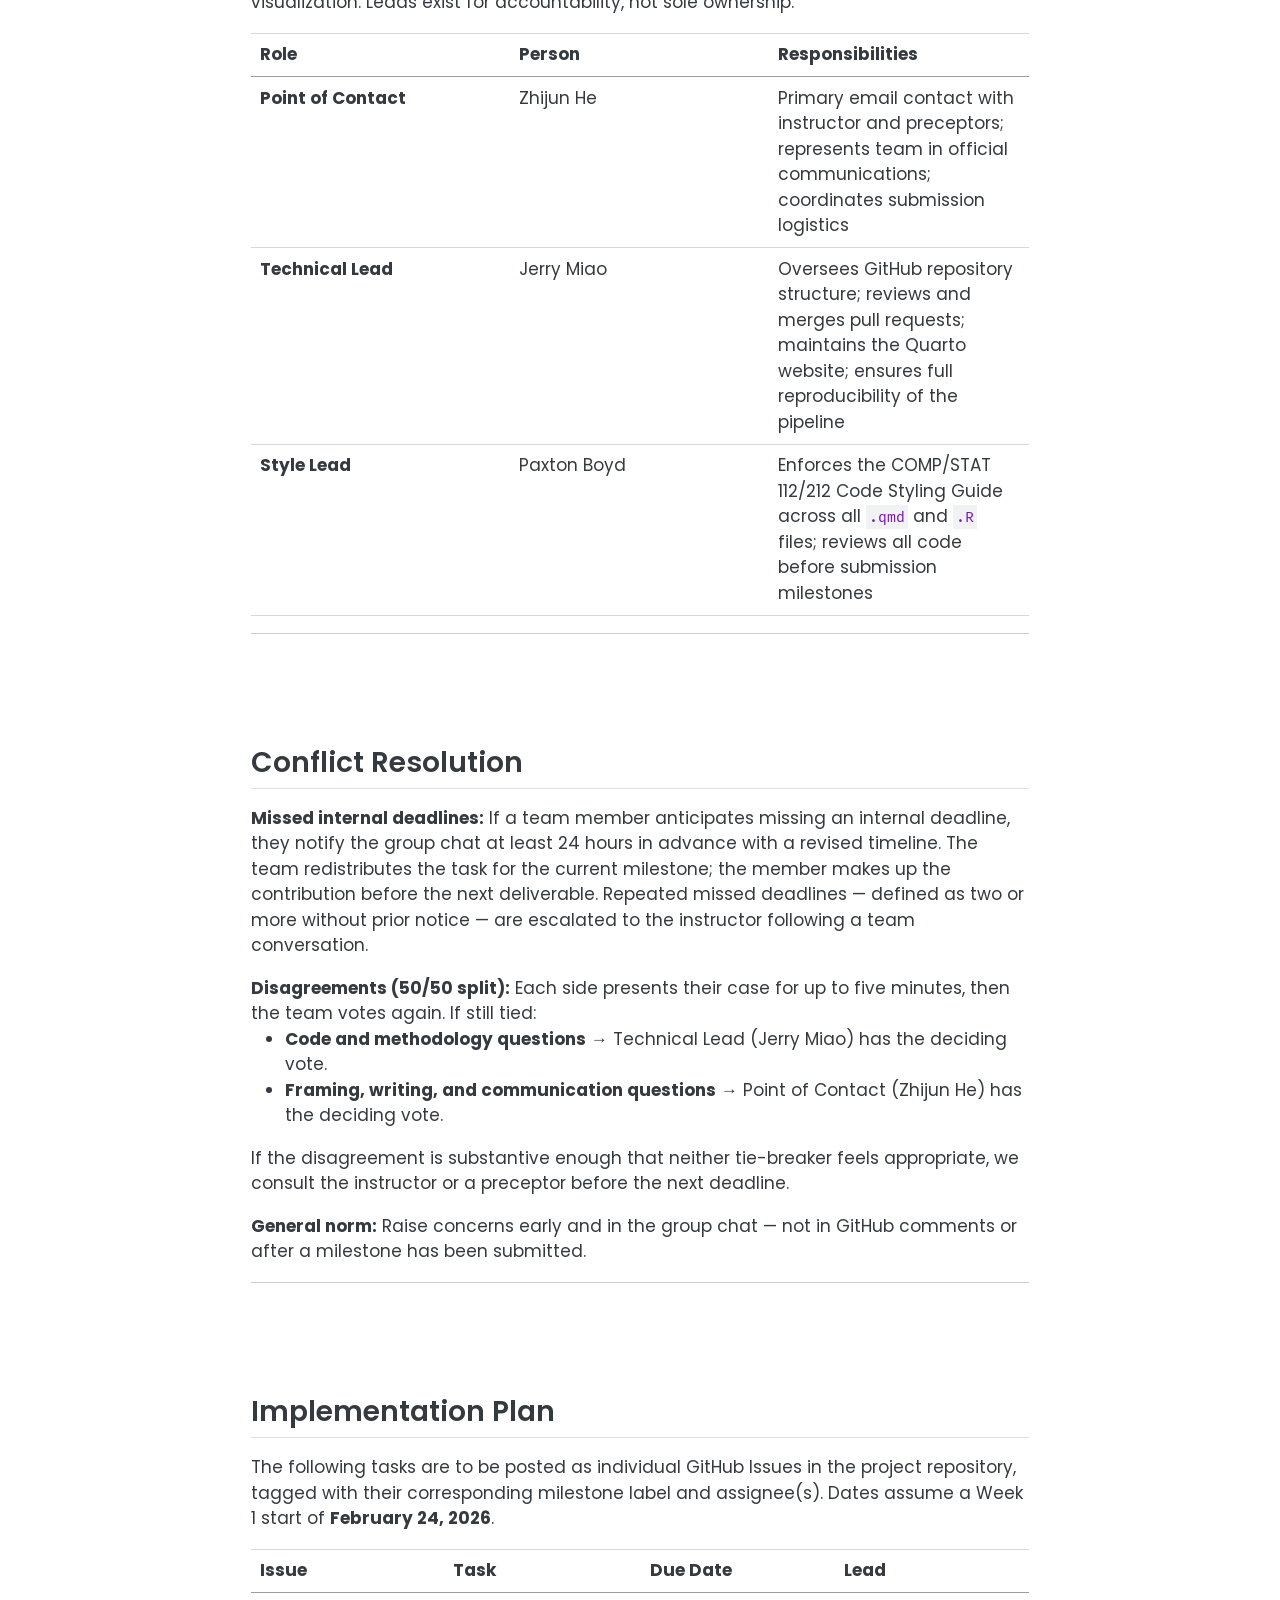
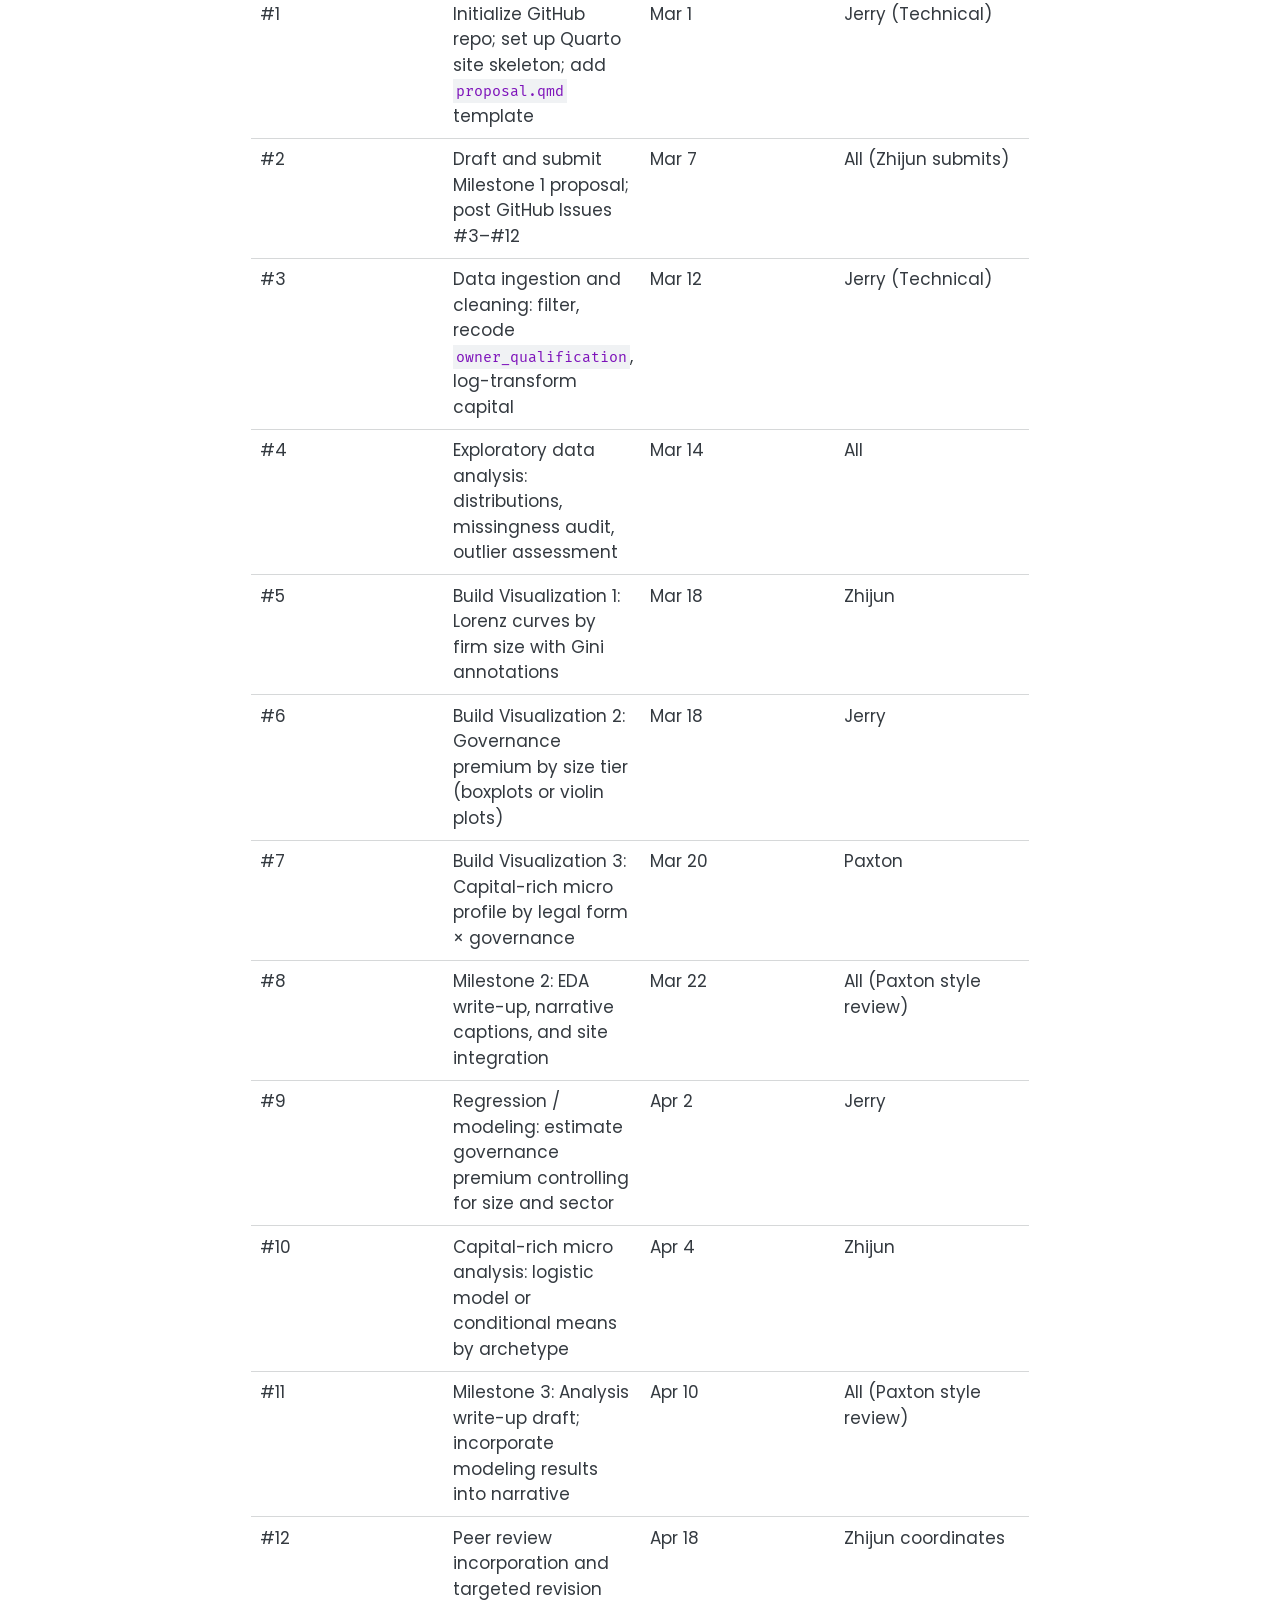
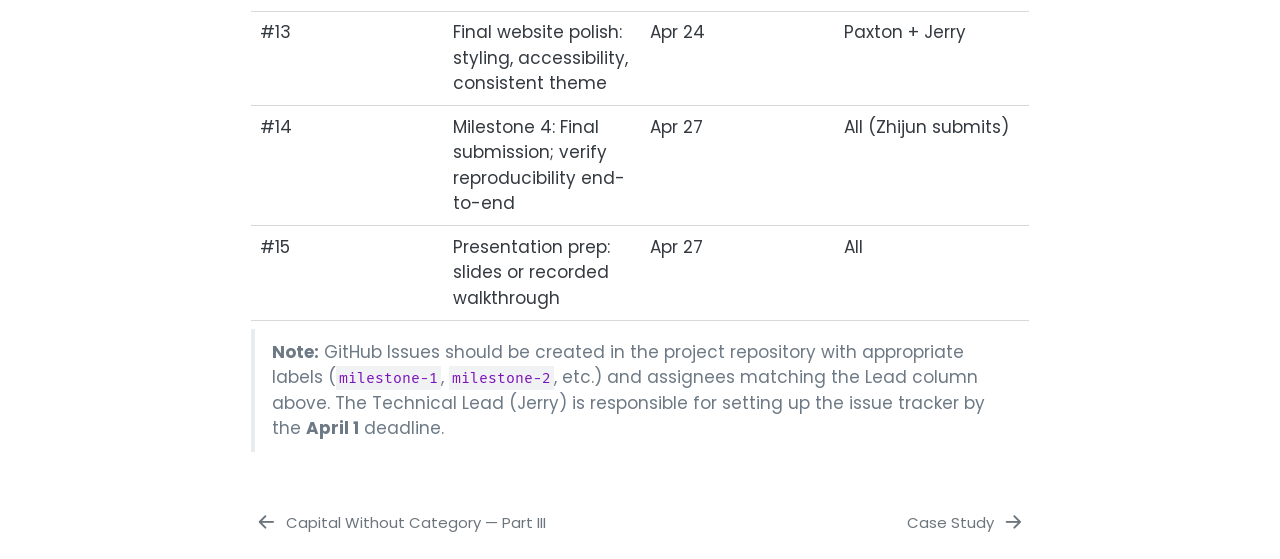
<file: appx/proposal.html>
<!DOCTYPE html>
<html xmlns="http://www.w3.org/1999/xhtml" lang="en" xml:lang="en"><head>

<meta charset="utf-8">
<meta name="generator" content="quarto-1.8.25">

<meta name="viewport" content="width=device-width, initial-scale=1.0, user-scalable=yes">

<meta name="author" content="Zhijun He">
<meta name="author" content="Jerry Miao">
<meta name="author" content="Paxton Boyd">

<title>Appendix A — Capital Without Category: Governance, Inequality, and the Micro-Enterprise Paradox in Brazil – Capital Without Category</title>
<style>
code{white-space: pre-wrap;}
span.smallcaps{font-variant: small-caps;}
div.columns{display: flex; gap: min(4vw, 1.5em);}
div.column{flex: auto; overflow-x: auto;}
div.hanging-indent{margin-left: 1.5em; text-indent: -1.5em;}
ul.task-list{list-style: none;}
ul.task-list li input[type="checkbox"] {
  width: 0.8em;
  margin: 0 0.8em 0.2em -1em; /* quarto-specific, see https://github.com/quarto-dev/quarto-cli/issues/4556 */ 
  vertical-align: middle;
}
/* CSS for syntax highlighting */
html { -webkit-text-size-adjust: 100%; }
pre > code.sourceCode { white-space: pre; position: relative; }
pre > code.sourceCode > span { display: inline-block; line-height: 1.25; }
pre > code.sourceCode > span:empty { height: 1.2em; }
.sourceCode { overflow: visible; }
code.sourceCode > span { color: inherit; text-decoration: inherit; }
div.sourceCode { margin: 1em 0; }
pre.sourceCode { margin: 0; }
@media screen {
div.sourceCode { overflow: auto; }
}
@media print {
pre > code.sourceCode { white-space: pre-wrap; }
pre > code.sourceCode > span { text-indent: -5em; padding-left: 5em; }
}
pre.numberSource code
  { counter-reset: source-line 0; }
pre.numberSource code > span
  { position: relative; left: -4em; counter-increment: source-line; }
pre.numberSource code > span > a:first-child::before
  { content: counter(source-line);
    position: relative; left: -1em; text-align: right; vertical-align: baseline;
    border: none; display: inline-block;
    -webkit-touch-callout: none; -webkit-user-select: none;
    -khtml-user-select: none; -moz-user-select: none;
    -ms-user-select: none; user-select: none;
    padding: 0 4px; width: 4em;
  }
pre.numberSource { margin-left: 3em;  padding-left: 4px; }
div.sourceCode
  {   }
@media screen {
pre > code.sourceCode > span > a:first-child::before { text-decoration: underline; }
}
</style>


<script src="../site_libs/quarto-nav/quarto-nav.js"></script>
<script src="../site_libs/clipboard/clipboard.min.js"></script>
<script src="../site_libs/quarto-search/autocomplete.umd.js"></script>
<script src="../site_libs/quarto-search/fuse.min.js"></script>
<script src="../site_libs/quarto-search/quarto-search.js"></script>
<meta name="quarto:offset" content="../">
<link href="../appx/case-study.html" rel="next">
<link href="../eda/eda-member3.html" rel="prev">
<script src="../site_libs/quarto-html/quarto.js" type="module"></script>
<script src="../site_libs/quarto-html/tabsets/tabsets.js" type="module"></script>
<script src="../site_libs/quarto-html/axe/axe-check.js" type="module"></script>
<script src="../site_libs/quarto-html/popper.min.js"></script>
<script src="../site_libs/quarto-html/tippy.umd.min.js"></script>
<script src="../site_libs/quarto-html/anchor.min.js"></script>
<link href="../site_libs/quarto-html/tippy.css" rel="stylesheet">
<link href="../site_libs/quarto-html/quarto-syntax-highlighting-065a5179aebd64318d7ea99d77b64a9e.css" rel="stylesheet" id="quarto-text-highlighting-styles">
<script src="../site_libs/bootstrap/bootstrap.min.js"></script>
<link href="../site_libs/bootstrap/bootstrap-icons.css" rel="stylesheet">
<link href="../site_libs/bootstrap/bootstrap-b085ca6b7fad70b916064a164c4a2d30.min.css" rel="stylesheet" append-hash="true" id="quarto-bootstrap" data-mode="light">
<script id="quarto-search-options" type="application/json">{
  "location": "sidebar",
  "copy-button": false,
  "collapse-after": 3,
  "panel-placement": "start",
  "type": "textbox",
  "limit": 50,
  "keyboard-shortcut": [
    "f",
    "/",
    "s"
  ],
  "show-item-context": false,
  "language": {
    "search-no-results-text": "No results",
    "search-matching-documents-text": "matching documents",
    "search-copy-link-title": "Copy link to search",
    "search-hide-matches-text": "Hide additional matches",
    "search-more-match-text": "more match in this document",
    "search-more-matches-text": "more matches in this document",
    "search-clear-button-title": "Clear",
    "search-text-placeholder": "",
    "search-detached-cancel-button-title": "Cancel",
    "search-submit-button-title": "Submit",
    "search-label": "Search"
  }
}</script>
<style>html{ scroll-behavior: smooth; }</style>


<link rel="stylesheet" href="../style/custom.css">
</head>

<body class="nav-sidebar docked quarto-light">

<div id="quarto-search-results"></div>
  <header id="quarto-header" class="headroom fixed-top">
  <nav class="quarto-secondary-nav">
    <div class="container-fluid d-flex">
      <button type="button" class="quarto-btn-toggle btn" data-bs-toggle="collapse" role="button" data-bs-target=".quarto-sidebar-collapse-item" aria-controls="quarto-sidebar" aria-expanded="false" aria-label="Toggle sidebar navigation" onclick="if (window.quartoToggleHeadroom) { window.quartoToggleHeadroom(); }">
        <i class="bi bi-layout-text-sidebar-reverse"></i>
      </button>
        <nav class="quarto-page-breadcrumbs" aria-label="breadcrumb"><ol class="breadcrumb"><li class="breadcrumb-item"><a href="../appx/proposal.html">Appendices</a></li><li class="breadcrumb-item"><a href="../appx/proposal.html"><span class="chapter-title">Capital Without Category: Governance, Inequality, and the Micro-Enterprise Paradox in Brazil</span></a></li></ol></nav>
        <a class="flex-grow-1" role="navigation" data-bs-toggle="collapse" data-bs-target=".quarto-sidebar-collapse-item" aria-controls="quarto-sidebar" aria-expanded="false" aria-label="Toggle sidebar navigation" onclick="if (window.quartoToggleHeadroom) { window.quartoToggleHeadroom(); }">      
        </a>
      <button type="button" class="btn quarto-search-button" aria-label="Search" onclick="window.quartoOpenSearch();">
        <i class="bi bi-search"></i>
      </button>
    </div>
  </nav>
</header>
<!-- content -->
<div id="quarto-content" class="quarto-container page-columns page-rows-contents page-layout-full">
<!-- sidebar -->
  <nav id="quarto-sidebar" class="sidebar collapse collapse-horizontal quarto-sidebar-collapse-item sidebar-navigation docked overflow-auto">
    <div class="pt-lg-2 mt-2 text-left sidebar-header sidebar-header-stacked">
      <a href="../index.html" class="sidebar-logo-link">
      <img src="../assets/sidebar-logo.png" alt="" class="sidebar-logo light-content py-0 d-lg-inline d-none">
      <img src="../assets/sidebar-logo.png" alt="" class="sidebar-logo dark-content py-0 d-lg-inline d-none">
      </a>
    <div class="sidebar-title mb-0 py-0">
      <a href="../">JZP</a> 
        <div class="sidebar-tools-main">
  <a href="" class="quarto-reader-toggle quarto-navigation-tool px-1" onclick="window.quartoToggleReader(); return false;" title="Toggle reader mode">
  <div class="quarto-reader-toggle-btn">
  <i class="bi"></i>
  </div>
</a>
</div>
    </div>
      </div>
        <div class="mt-2 flex-shrink-0 align-items-center">
        <div class="sidebar-search">
        <div id="quarto-search" class="" title="Search"></div>
        </div>
        </div>
    <div class="sidebar-menu-container"> 
    <ul class="list-unstyled mt-1">
        <li class="sidebar-item">
  <div class="sidebar-item-container"> 
  <a href="../index.html" class="sidebar-item-text sidebar-link"><span class="chapter-title">Capital Without Category</span></a>
  </div>
</li>
        <li class="sidebar-item sidebar-item-section">
      <div class="sidebar-item-container"> 
            <a class="sidebar-item-text sidebar-link text-start" data-bs-toggle="collapse" data-bs-target="#quarto-sidebar-section-1" role="navigation" aria-expanded="true">
 <span class="menu-text">EDA</span></a>
          <a class="sidebar-item-toggle text-start" data-bs-toggle="collapse" data-bs-target="#quarto-sidebar-section-1" role="navigation" aria-expanded="true" aria-label="Toggle section">
            <i class="bi bi-chevron-right ms-2"></i>
          </a> 
      </div>
      <ul id="quarto-sidebar-section-1" class="collapse list-unstyled sidebar-section depth1 show">  
          <li class="sidebar-item">
  <div class="sidebar-item-container"> 
  <a href="../eda/eda-member1.html" class="sidebar-item-text sidebar-link"><span class="chapter-title">Capital Without Category — Part I</span></a>
  </div>
</li>
          <li class="sidebar-item">
  <div class="sidebar-item-container"> 
  <a href="../eda/eda-member2.html" class="sidebar-item-text sidebar-link"><span class="chapter-title">Capital Without Category — Part II</span></a>
  </div>
</li>
          <li class="sidebar-item">
  <div class="sidebar-item-container"> 
  <a href="../eda/eda-member3.html" class="sidebar-item-text sidebar-link"><span class="chapter-title">Capital Without Category — Part III</span></a>
  </div>
</li>
      </ul>
  </li>
        <li class="sidebar-item sidebar-item-section">
      <div class="sidebar-item-container"> 
            <a class="sidebar-item-text sidebar-link text-start" data-bs-toggle="collapse" data-bs-target="#quarto-sidebar-section-2" role="navigation" aria-expanded="true">
 <span class="menu-text">Appendices</span></a>
          <a class="sidebar-item-toggle text-start" data-bs-toggle="collapse" data-bs-target="#quarto-sidebar-section-2" role="navigation" aria-expanded="true" aria-label="Toggle section">
            <i class="bi bi-chevron-right ms-2"></i>
          </a> 
      </div>
      <ul id="quarto-sidebar-section-2" class="collapse list-unstyled sidebar-section depth1 show">  
          <li class="sidebar-item">
  <div class="sidebar-item-container"> 
  <a href="../appx/proposal.html" class="sidebar-item-text sidebar-link active"><span class="chapter-title">Capital Without Category: Governance, Inequality, and the Micro-Enterprise Paradox in Brazil</span></a>
  </div>
</li>
          <li class="sidebar-item">
  <div class="sidebar-item-container"> 
  <a href="../appx/case-study.html" class="sidebar-item-text sidebar-link"><span class="chapter-title">Case Study</span></a>
  </div>
</li>
          <li class="sidebar-item">
  <div class="sidebar-item-container"> 
  <a href="../appx/capital_without_category.html" class="sidebar-item-text sidebar-link"><span class="chapter-title">Capital Without Category: Governance, Inequality, and the Micro-Enterprise Paradox in Brazil</span></a>
  </div>
</li>
          <li class="sidebar-item">
  <div class="sidebar-item-container"> 
  <a href="../wa/wa-member1.html" class="sidebar-item-text sidebar-link"><span class="chapter-title">Member 1 First Name &amp; Last Name Initial</span></a>
  </div>
</li>
          <li class="sidebar-item">
  <div class="sidebar-item-container"> 
  <a href="../wa/wa-member2.html" class="sidebar-item-text sidebar-link"><span class="chapter-title">Member 2 First Name &amp; Last Name Initial</span></a>
  </div>
</li>
          <li class="sidebar-item">
  <div class="sidebar-item-container"> 
  <a href="../wa/wa-member3.html" class="sidebar-item-text sidebar-link"><span class="chapter-title">Member 3 First Name &amp; Last Name Initial</span></a>
  </div>
</li>
      </ul>
  </li>
    </ul>
    </div>
</nav>
<div id="quarto-sidebar-glass" class="quarto-sidebar-collapse-item" data-bs-toggle="collapse" data-bs-target=".quarto-sidebar-collapse-item"></div>
<!-- margin-sidebar -->
    <div id="quarto-margin-sidebar" class="sidebar margin-sidebar">
        <nav id="TOC" role="doc-toc" class="toc-active">
    <h2 id="toc-title">Contents</h2>
   
  <ul>
  <li><a href="#project-description" id="toc-project-description" class="nav-link active" data-scroll-target="#project-description">Project Description</a></li>
  <li><a href="#research-questions" id="toc-research-questions" class="nav-link" data-scroll-target="#research-questions">Research Questions</a></li>
  <li><a href="#dataset" id="toc-dataset" class="nav-link" data-scroll-target="#dataset">Dataset</a></li>
  <li><a href="#inspiration" id="toc-inspiration" class="nav-link" data-scroll-target="#inspiration">Inspiration</a></li>
  <li><a href="#communication-plan" id="toc-communication-plan" class="nav-link" data-scroll-target="#communication-plan">Communication Plan</a></li>
  <li><a href="#roles" id="toc-roles" class="nav-link" data-scroll-target="#roles">Roles</a></li>
  <li><a href="#conflict-resolution" id="toc-conflict-resolution" class="nav-link" data-scroll-target="#conflict-resolution">Conflict Resolution</a></li>
  <li><a href="#implementation-plan" id="toc-implementation-plan" class="nav-link" data-scroll-target="#implementation-plan">Implementation Plan</a></li>
  </ul>
</nav>
    </div>
<!-- main -->
<main class="content column-body" id="quarto-document-content">

<header id="title-block-header" class="quarto-title-block default"><nav class="quarto-page-breadcrumbs quarto-title-breadcrumbs d-none d-lg-block" aria-label="breadcrumb"><ol class="breadcrumb"><li class="breadcrumb-item"><a href="../appx/proposal.html">Appendices</a></li><li class="breadcrumb-item"><a href="../appx/proposal.html"><span class="chapter-title">Capital Without Category: Governance, Inequality, and the Micro-Enterprise Paradox in Brazil</span></a></li></ol></nav>
<div class="quarto-title">
<div class="quarto-title-block"><div><h1 class="title">Appendix A — Capital Without Category: Governance, Inequality, and the Micro-Enterprise Paradox in Brazil</h1><button type="button" class="btn code-tools-button" id="quarto-code-tools-source"><i class="bi"></i> Code</button></div></div>
</div>



<div class="quarto-title-meta column-body">

    <div>
    <div class="quarto-title-meta-heading">Authors</div>
    <div class="quarto-title-meta-contents">
             <p>Zhijun He </p>
             <p>Jerry Miao </p>
             <p>Paxton Boyd </p>
          </div>
  </div>
    
    <div>
    <div class="quarto-title-meta-heading">Published</div>
    <div class="quarto-title-meta-contents">
      <p class="date">March 25, 202</p>
    </div>
  </div>
  
    
  </div>
  


</header>


<section id="project-description" class="level2">
<h2 class="anchored" data-anchor-id="project-description">Project Description</h2>
<p>Brazil’s official firm-size classification (Simples Nacional)(https://thebrazilbusiness.com/article/taxation-regime-simples-nacional) sorts registered companies into micro, small, and medium/large tiers based on annual gross revenue. But revenue may be a poor proxy for capital endowment. A sole proprietor earning 360,000 BRL per year is legally a “micro-enterprise” regardless of whether they hold 10,000 BRL or 10,000,000 BRL in declared capital stock. This raises what might be called a classification paradox: the same regulatory label could encompass both subsistence operations and well-capitalized investment vehicles.</p>
<p>This project uses Brazil’s CNPJ business registry(Cadastro Nacional da Pessoa Jurídica–National Registry of Legal Entities) (https://dados.gov.br/dados/conjuntos-dados/cadastro-nacional-da-pessoa-juridica—cnpj) — a near-census of all registered firms — to expose the internal heterogeneity that aggregate size categories conceal. We focus on two orthogonal dimensions that revenue-based classification ignores: <strong>within-tier capital inequality</strong> and <strong>governance structure</strong> (the legal role of the controlling owner). Our central question is whether “micro-enterprise” functions as a coherent economic category or a regulatory label that shelters firms with vastly different capital endowments under the same umbrella — with direct implications for how development policy should target capital support.</p>
<hr>
</section>
<section id="research-questions" class="level2">
<h2 class="anchored" data-anchor-id="research-questions">Research Questions</h2>
<ol type="1">
<li><p><strong>Within-tier inequality:</strong> To what extent do capital endowments vary among micro-enterprises within the same regulatory tier? How does within-tier capital inequality, measured by the Gini coefficient, compare across firm-size classifications?</p></li>
<li><p><strong>Governance as a capital predictor:</strong> How does owner qualification — Managing Partner, Beneficial Owner, or Sole Entrepreneur — relate to capital accumulation independently of firm size? To what extent does a governance premium persist within the same regulatory tier?</p></li>
<li><p><strong>The “capital-rich micro”:</strong> What combinations of legal form and governance archetype characterize micro-enterprises with unusually high declared capital stock? What does this pattern suggest about how development programs might better identify genuinely capital-constrained firms?</p></li>
</ol>
<hr>
</section>
<section id="dataset" class="level2">
<h2 class="anchored" data-anchor-id="dataset">Dataset</h2>
<p><strong>Brazilian Companies (CNPJ)</strong></p>
<p>The dataset is drawn from Brazil’s <em>Cadastro Nacional da Pessoa Jurídica</em> (CNPJ), the federal business registry administered by the Receita Federal (Federal Revenue Service). It contains registration records for firms across Brazil with the following key variables:</p>
<p>The dataset is publicly available via the <a href="https://github.com/rfordatascience/tidytuesday">TidyTuesday GitHub repository</a> and requires no restricted access or IRB approval | Variable | Type | Description | |—|—|—| | <code>capital_social</code> | Numeric (BRL) | Declared capital stock at registration | | <code>porte_empresa</code> | Categorical | Firm size tier under Simples Nacional (Micro, Small, Medium/Large) | | <code>natureza_juridica</code> | Categorical | Legal form (LLC, sole proprietorship, EIRELI, etc.) | | <code>owner_qualification</code> | Categorical | Legal role of controlling owner (Managing Partner, Beneficial Owner, Sole Entrepreneur, Other) | | <code>municipio</code> | Categorical | Municipality of registration | | <code>cnae_fiscal</code> | Categorical | Primary sector code (CNAE classification) |</p>
<p>The working subset used in this project contains <strong>141,332 observations</strong> after standard cleaning (removal of records with missing or zero capital stock, harmonization of legal-form codes). Capital stock is right-skewed and will be log-transformed for distributional analysis. The <code>owner_qualification</code> field is recoded into four governance archetypes: Managing Partner / Administrator, Sole Entrepreneur, Beneficial Owner (passive/investor), and Other.</p>
<hr>
</section>
<section id="inspiration" class="level2">
<h2 class="anchored" data-anchor-id="inspiration">Inspiration</h2>
<p>This project grew out of a prior TidyTuesday analysis that identified a macro-level capital paradox: micro-enterprises constitute the majority of registered Brazilian firms yet control a disproportionately small share of total capital stock. That finding raises a harder question — is this gap primarily <em>between</em> size tiers, <em>within</em> them, or both simultaneously?</p>
<p>The answer matters for development policy. If the capital deficit is concentrated among a genuine subset of micro-enterprises while others are actually well-capitalized holding-company subsidiaries registered as “micro” because their revenue falls below the Simples Nacional threshold, then blanket micro-enterprise subsidies are a blunt and potentially misdirected instrument. This project is motivated by the broader development economics question of <em>when categorical targeting works and when it fails</em> — a question with relevance well beyond Brazil, extending to informal economy support programs across Sub-Saharan Africa, South Asia, and Latin America.</p>
<hr>
</section>
<section id="communication-plan" class="level2">
<h2 class="anchored" data-anchor-id="communication-plan">Communication Plan</h2>
<ul>
<li><strong>Primary channel:</strong> Google group chat (backup: email)</li>
<li><strong>Expected response time:</strong> Within 24 hours on weekdays; best-effort on weekends</li>
<li><strong>Standing meeting:</strong> Wednesdays, 7:00–8:00 PM (location: TBD or Zoom)</li>
<li><strong>Async coordination:</strong> GitHub Issues and pull request comments for all code-related decisions; brief meeting notes shared in group chat after each session</li>
<li><strong>Milestone check-ins:</strong> 48-hour heads-up in group chat before any submission deadline</li>
</ul>
<hr>
</section>
<section id="roles" class="level2">
<h2 class="anchored" data-anchor-id="roles">Roles</h2>
<p>All team members are expected to contribute substantively to analysis, writing, and visualization. Leads exist for accountability, not sole ownership.</p>
<table class="caption-top table">
<colgroup>
<col style="width: 33%">
<col style="width: 33%">
<col style="width: 33%">
</colgroup>
<thead>
<tr class="header">
<th>Role</th>
<th>Person</th>
<th>Responsibilities</th>
</tr>
</thead>
<tbody>
<tr class="odd">
<td><strong>Point of Contact</strong></td>
<td>Zhijun He</td>
<td>Primary email contact with instructor and preceptors; represents team in official communications; coordinates submission logistics</td>
</tr>
<tr class="even">
<td><strong>Technical Lead</strong></td>
<td>Jerry Miao</td>
<td>Oversees GitHub repository structure; reviews and merges pull requests; maintains the Quarto website; ensures full reproducibility of the pipeline</td>
</tr>
<tr class="odd">
<td><strong>Style Lead</strong></td>
<td>Paxton Boyd</td>
<td>Enforces the COMP/STAT 112/212 Code Styling Guide across all <code>.qmd</code> and <code>.R</code> files; reviews all code before submission milestones</td>
</tr>
</tbody>
</table>
<hr>
</section>
<section id="conflict-resolution" class="level2">
<h2 class="anchored" data-anchor-id="conflict-resolution">Conflict Resolution</h2>
<p><strong>Missed internal deadlines:</strong> If a team member anticipates missing an internal deadline, they notify the group chat at least 24 hours in advance with a revised timeline. The team redistributes the task for the current milestone; the member makes up the contribution before the next deliverable. Repeated missed deadlines — defined as two or more without prior notice — are escalated to the instructor following a team conversation.</p>
<p><strong>Disagreements (50/50 split):</strong> Each side presents their case for up to five minutes, then the team votes again. If still tied:</p>
<ul>
<li><strong>Code and methodology questions</strong> → Technical Lead (Jerry Miao) has the deciding vote.</li>
<li><strong>Framing, writing, and communication questions</strong> → Point of Contact (Zhijun He) has the deciding vote.</li>
</ul>
<p>If the disagreement is substantive enough that neither tie-breaker feels appropriate, we consult the instructor or a preceptor before the next deadline.</p>
<p><strong>General norm:</strong> Raise concerns early and in the group chat — not in GitHub comments or after a milestone has been submitted.</p>
<hr>
</section>
<section id="implementation-plan" class="level2">
<h2 class="anchored" data-anchor-id="implementation-plan">Implementation Plan</h2>
<p>The following tasks are to be posted as individual GitHub Issues in the project repository, tagged with their corresponding milestone label and assignee(s). Dates assume a Week 1 start of <strong>February 24, 2026</strong>.</p>
<table class="caption-top table">
<colgroup>
<col style="width: 25%">
<col style="width: 25%">
<col style="width: 25%">
<col style="width: 25%">
</colgroup>
<thead>
<tr class="header">
<th>Issue</th>
<th>Task</th>
<th>Due Date</th>
<th>Lead</th>
</tr>
</thead>
<tbody>
<tr class="odd">
<td>#1</td>
<td>Initialize GitHub repo; set up Quarto site skeleton; add <code>proposal.qmd</code> template</td>
<td>Mar 1</td>
<td>Jerry (Technical)</td>
</tr>
<tr class="even">
<td>#2</td>
<td>Draft and submit Milestone 1 proposal; post GitHub Issues #3–#12</td>
<td>Mar 7</td>
<td>All (Zhijun submits)</td>
</tr>
<tr class="odd">
<td>#3</td>
<td>Data ingestion and cleaning: filter, recode <code>owner_qualification</code>, log-transform capital</td>
<td>Mar 12</td>
<td>Jerry (Technical)</td>
</tr>
<tr class="even">
<td>#4</td>
<td>Exploratory data analysis: distributions, missingness audit, outlier assessment</td>
<td>Mar 14</td>
<td>All</td>
</tr>
<tr class="odd">
<td>#5</td>
<td>Build Visualization 1: Lorenz curves by firm size with Gini annotations</td>
<td>Mar 18</td>
<td>Zhijun</td>
</tr>
<tr class="even">
<td>#6</td>
<td>Build Visualization 2: Governance premium by size tier (boxplots or violin plots)</td>
<td>Mar 18</td>
<td>Jerry</td>
</tr>
<tr class="odd">
<td>#7</td>
<td>Build Visualization 3: Capital-rich micro profile by legal form × governance</td>
<td>Mar 20</td>
<td>Paxton</td>
</tr>
<tr class="even">
<td>#8</td>
<td>Milestone 2: EDA write-up, narrative captions, and site integration</td>
<td>Mar 22</td>
<td>All (Paxton style review)</td>
</tr>
<tr class="odd">
<td>#9</td>
<td>Regression / modeling: estimate governance premium controlling for size and sector</td>
<td>Apr 2</td>
<td>Jerry</td>
</tr>
<tr class="even">
<td>#10</td>
<td>Capital-rich micro analysis: logistic model or conditional means by archetype</td>
<td>Apr 4</td>
<td>Zhijun</td>
</tr>
<tr class="odd">
<td>#11</td>
<td>Milestone 3: Analysis write-up draft; incorporate modeling results into narrative</td>
<td>Apr 10</td>
<td>All (Paxton style review)</td>
</tr>
<tr class="even">
<td>#12</td>
<td>Peer review incorporation and targeted revision</td>
<td>Apr 18</td>
<td>Zhijun coordinates</td>
</tr>
<tr class="odd">
<td>#13</td>
<td>Final website polish: styling, accessibility, consistent theme</td>
<td>Apr 24</td>
<td>Paxton + Jerry</td>
</tr>
<tr class="even">
<td>#14</td>
<td>Milestone 4: Final submission; verify reproducibility end-to-end</td>
<td>Apr 27</td>
<td>All (Zhijun submits)</td>
</tr>
<tr class="odd">
<td>#15</td>
<td>Presentation prep: slides or recorded walkthrough</td>
<td>Apr 27</td>
<td>All</td>
</tr>
</tbody>
</table>
<blockquote class="blockquote">
<p><strong>Note:</strong> GitHub Issues should be created in the project repository with appropriate labels (<code>milestone-1</code>, <code>milestone-2</code>, etc.) and assignees matching the Lead column above. The Technical Lead (Jerry) is responsible for setting up the issue tracker by the <strong>April 1</strong> deadline.</p>
</blockquote>


<!-- -->

</section>

</main> <!-- /main -->
<script id="quarto-html-after-body" type="application/javascript">
  window.document.addEventListener("DOMContentLoaded", function (event) {
    const icon = "";
    const anchorJS = new window.AnchorJS();
    anchorJS.options = {
      placement: 'right',
      icon: icon
    };
    anchorJS.add('.anchored');
    const isCodeAnnotation = (el) => {
      for (const clz of el.classList) {
        if (clz.startsWith('code-annotation-')) {                     
          return true;
        }
      }
      return false;
    }
    const onCopySuccess = function(e) {
      // button target
      const button = e.trigger;
      // don't keep focus
      button.blur();
      // flash "checked"
      button.classList.add('code-copy-button-checked');
      var currentTitle = button.getAttribute("title");
      button.setAttribute("title", "Copied!");
      let tooltip;
      if (window.bootstrap) {
        button.setAttribute("data-bs-toggle", "tooltip");
        button.setAttribute("data-bs-placement", "left");
        button.setAttribute("data-bs-title", "Copied!");
        tooltip = new bootstrap.Tooltip(button, 
          { trigger: "manual", 
            customClass: "code-copy-button-tooltip",
            offset: [0, -8]});
        tooltip.show();    
      }
      setTimeout(function() {
        if (tooltip) {
          tooltip.hide();
          button.removeAttribute("data-bs-title");
          button.removeAttribute("data-bs-toggle");
          button.removeAttribute("data-bs-placement");
        }
        button.setAttribute("title", currentTitle);
        button.classList.remove('code-copy-button-checked');
      }, 1000);
      // clear code selection
      e.clearSelection();
    }
    const getTextToCopy = function(trigger) {
      const outerScaffold = trigger.parentElement.cloneNode(true);
      const codeEl = outerScaffold.querySelector('code');
      for (const childEl of codeEl.children) {
        if (isCodeAnnotation(childEl)) {
          childEl.remove();
        }
      }
      return codeEl.innerText;
    }
    const clipboard = new window.ClipboardJS('.code-copy-button:not([data-in-quarto-modal])', {
      text: getTextToCopy
    });
    clipboard.on('success', onCopySuccess);
    if (window.document.getElementById('quarto-embedded-source-code-modal')) {
      const clipboardModal = new window.ClipboardJS('.code-copy-button[data-in-quarto-modal]', {
        text: getTextToCopy,
        container: window.document.getElementById('quarto-embedded-source-code-modal')
      });
      clipboardModal.on('success', onCopySuccess);
    }
    const viewSource = window.document.getElementById('quarto-view-source') ||
                       window.document.getElementById('quarto-code-tools-source');
    if (viewSource) {
      const sourceUrl = viewSource.getAttribute("data-quarto-source-url");
      viewSource.addEventListener("click", function(e) {
        if (sourceUrl) {
          // rstudio viewer pane
          if (/\bcapabilities=\b/.test(window.location)) {
            window.open(sourceUrl);
          } else {
            window.location.href = sourceUrl;
          }
        } else {
          const modal = new bootstrap.Modal(document.getElementById('quarto-embedded-source-code-modal'));
          modal.show();
        }
        return false;
      });
    }
    function toggleCodeHandler(show) {
      return function(e) {
        const detailsSrc = window.document.querySelectorAll(".cell > details > .sourceCode");
        for (let i=0; i<detailsSrc.length; i++) {
          const details = detailsSrc[i].parentElement;
          if (show) {
            details.open = true;
          } else {
            details.removeAttribute("open");
          }
        }
        const cellCodeDivs = window.document.querySelectorAll(".cell > .sourceCode");
        const fromCls = show ? "hidden" : "unhidden";
        const toCls = show ? "unhidden" : "hidden";
        for (let i=0; i<cellCodeDivs.length; i++) {
          const codeDiv = cellCodeDivs[i];
          if (codeDiv.classList.contains(fromCls)) {
            codeDiv.classList.remove(fromCls);
            codeDiv.classList.add(toCls);
          } 
        }
        return false;
      }
    }
    const hideAllCode = window.document.getElementById("quarto-hide-all-code");
    if (hideAllCode) {
      hideAllCode.addEventListener("click", toggleCodeHandler(false));
    }
    const showAllCode = window.document.getElementById("quarto-show-all-code");
    if (showAllCode) {
      showAllCode.addEventListener("click", toggleCodeHandler(true));
    }
      var localhostRegex = new RegExp(/^(?:http|https):\/\/localhost\:?[0-9]*\//);
      var mailtoRegex = new RegExp(/^mailto:/);
        var filterRegex = new RegExp('/' + window.location.host + '/');
      var isInternal = (href) => {
          return filterRegex.test(href) || localhostRegex.test(href) || mailtoRegex.test(href);
      }
      // Inspect non-navigation links and adorn them if external
     var links = window.document.querySelectorAll('a[href]:not(.nav-link):not(.navbar-brand):not(.toc-action):not(.sidebar-link):not(.sidebar-item-toggle):not(.pagination-link):not(.no-external):not([aria-hidden]):not(.dropdown-item):not(.quarto-navigation-tool):not(.about-link)');
      for (var i=0; i<links.length; i++) {
        const link = links[i];
        if (!isInternal(link.href)) {
          // undo the damage that might have been done by quarto-nav.js in the case of
          // links that we want to consider external
          if (link.dataset.originalHref !== undefined) {
            link.href = link.dataset.originalHref;
          }
        }
      }
    function tippyHover(el, contentFn, onTriggerFn, onUntriggerFn) {
      const config = {
        allowHTML: true,
        maxWidth: 500,
        delay: 100,
        arrow: false,
        appendTo: function(el) {
            return el.parentElement;
        },
        interactive: true,
        interactiveBorder: 10,
        theme: 'quarto',
        placement: 'bottom-start',
      };
      if (contentFn) {
        config.content = contentFn;
      }
      if (onTriggerFn) {
        config.onTrigger = onTriggerFn;
      }
      if (onUntriggerFn) {
        config.onUntrigger = onUntriggerFn;
      }
      window.tippy(el, config); 
    }
    const noterefs = window.document.querySelectorAll('a[role="doc-noteref"]');
    for (var i=0; i<noterefs.length; i++) {
      const ref = noterefs[i];
      tippyHover(ref, function() {
        // use id or data attribute instead here
        let href = ref.getAttribute('data-footnote-href') || ref.getAttribute('href');
        try { href = new URL(href).hash; } catch {}
        const id = href.replace(/^#\/?/, "");
        const note = window.document.getElementById(id);
        if (note) {
          return note.innerHTML;
        } else {
          return "";
        }
      });
    }
    const xrefs = window.document.querySelectorAll('a.quarto-xref');
    const processXRef = (id, note) => {
      // Strip column container classes
      const stripColumnClz = (el) => {
        el.classList.remove("page-full", "page-columns");
        if (el.children) {
          for (const child of el.children) {
            stripColumnClz(child);
          }
        }
      }
      stripColumnClz(note)
      if (id === null || id.startsWith('sec-')) {
        // Special case sections, only their first couple elements
        const container = document.createElement("div");
        if (note.children && note.children.length > 2) {
          container.appendChild(note.children[0].cloneNode(true));
          for (let i = 1; i < note.children.length; i++) {
            const child = note.children[i];
            if (child.tagName === "P" && child.innerText === "") {
              continue;
            } else {
              container.appendChild(child.cloneNode(true));
              break;
            }
          }
          if (window.Quarto?.typesetMath) {
            window.Quarto.typesetMath(container);
          }
          return container.innerHTML
        } else {
          if (window.Quarto?.typesetMath) {
            window.Quarto.typesetMath(note);
          }
          return note.innerHTML;
        }
      } else {
        // Remove any anchor links if they are present
        const anchorLink = note.querySelector('a.anchorjs-link');
        if (anchorLink) {
          anchorLink.remove();
        }
        if (window.Quarto?.typesetMath) {
          window.Quarto.typesetMath(note);
        }
        if (note.classList.contains("callout")) {
          return note.outerHTML;
        } else {
          return note.innerHTML;
        }
      }
    }
    for (var i=0; i<xrefs.length; i++) {
      const xref = xrefs[i];
      tippyHover(xref, undefined, function(instance) {
        instance.disable();
        let url = xref.getAttribute('href');
        let hash = undefined; 
        if (url.startsWith('#')) {
          hash = url;
        } else {
          try { hash = new URL(url).hash; } catch {}
        }
        if (hash) {
          const id = hash.replace(/^#\/?/, "");
          const note = window.document.getElementById(id);
          if (note !== null) {
            try {
              const html = processXRef(id, note.cloneNode(true));
              instance.setContent(html);
            } finally {
              instance.enable();
              instance.show();
            }
          } else {
            // See if we can fetch this
            fetch(url.split('#')[0])
            .then(res => res.text())
            .then(html => {
              const parser = new DOMParser();
              const htmlDoc = parser.parseFromString(html, "text/html");
              const note = htmlDoc.getElementById(id);
              if (note !== null) {
                const html = processXRef(id, note);
                instance.setContent(html);
              } 
            }).finally(() => {
              instance.enable();
              instance.show();
            });
          }
        } else {
          // See if we can fetch a full url (with no hash to target)
          // This is a special case and we should probably do some content thinning / targeting
          fetch(url)
          .then(res => res.text())
          .then(html => {
            const parser = new DOMParser();
            const htmlDoc = parser.parseFromString(html, "text/html");
            const note = htmlDoc.querySelector('main.content');
            if (note !== null) {
              // This should only happen for chapter cross references
              // (since there is no id in the URL)
              // remove the first header
              if (note.children.length > 0 && note.children[0].tagName === "HEADER") {
                note.children[0].remove();
              }
              const html = processXRef(null, note);
              instance.setContent(html);
            } 
          }).finally(() => {
            instance.enable();
            instance.show();
          });
        }
      }, function(instance) {
      });
    }
        let selectedAnnoteEl;
        const selectorForAnnotation = ( cell, annotation) => {
          let cellAttr = 'data-code-cell="' + cell + '"';
          let lineAttr = 'data-code-annotation="' +  annotation + '"';
          const selector = 'span[' + cellAttr + '][' + lineAttr + ']';
          return selector;
        }
        const selectCodeLines = (annoteEl) => {
          const doc = window.document;
          const targetCell = annoteEl.getAttribute("data-target-cell");
          const targetAnnotation = annoteEl.getAttribute("data-target-annotation");
          const annoteSpan = window.document.querySelector(selectorForAnnotation(targetCell, targetAnnotation));
          const lines = annoteSpan.getAttribute("data-code-lines").split(",");
          const lineIds = lines.map((line) => {
            return targetCell + "-" + line;
          })
          let top = null;
          let height = null;
          let parent = null;
          if (lineIds.length > 0) {
              //compute the position of the single el (top and bottom and make a div)
              const el = window.document.getElementById(lineIds[0]);
              top = el.offsetTop;
              height = el.offsetHeight;
              parent = el.parentElement.parentElement;
            if (lineIds.length > 1) {
              const lastEl = window.document.getElementById(lineIds[lineIds.length - 1]);
              const bottom = lastEl.offsetTop + lastEl.offsetHeight;
              height = bottom - top;
            }
            if (top !== null && height !== null && parent !== null) {
              // cook up a div (if necessary) and position it 
              let div = window.document.getElementById("code-annotation-line-highlight");
              if (div === null) {
                div = window.document.createElement("div");
                div.setAttribute("id", "code-annotation-line-highlight");
                div.style.position = 'absolute';
                parent.appendChild(div);
              }
              div.style.top = top - 2 + "px";
              div.style.height = height + 4 + "px";
              div.style.left = 0;
              let gutterDiv = window.document.getElementById("code-annotation-line-highlight-gutter");
              if (gutterDiv === null) {
                gutterDiv = window.document.createElement("div");
                gutterDiv.setAttribute("id", "code-annotation-line-highlight-gutter");
                gutterDiv.style.position = 'absolute';
                const codeCell = window.document.getElementById(targetCell);
                const gutter = codeCell.querySelector('.code-annotation-gutter');
                gutter.appendChild(gutterDiv);
              }
              gutterDiv.style.top = top - 2 + "px";
              gutterDiv.style.height = height + 4 + "px";
            }
            selectedAnnoteEl = annoteEl;
          }
        };
        const unselectCodeLines = () => {
          const elementsIds = ["code-annotation-line-highlight", "code-annotation-line-highlight-gutter"];
          elementsIds.forEach((elId) => {
            const div = window.document.getElementById(elId);
            if (div) {
              div.remove();
            }
          });
          selectedAnnoteEl = undefined;
        };
          // Handle positioning of the toggle
      window.addEventListener(
        "resize",
        throttle(() => {
          elRect = undefined;
          if (selectedAnnoteEl) {
            selectCodeLines(selectedAnnoteEl);
          }
        }, 10)
      );
      function throttle(fn, ms) {
      let throttle = false;
      let timer;
        return (...args) => {
          if(!throttle) { // first call gets through
              fn.apply(this, args);
              throttle = true;
          } else { // all the others get throttled
              if(timer) clearTimeout(timer); // cancel #2
              timer = setTimeout(() => {
                fn.apply(this, args);
                timer = throttle = false;
              }, ms);
          }
        };
      }
        // Attach click handler to the DT
        const annoteDls = window.document.querySelectorAll('dt[data-target-cell]');
        for (const annoteDlNode of annoteDls) {
          annoteDlNode.addEventListener('click', (event) => {
            const clickedEl = event.target;
            if (clickedEl !== selectedAnnoteEl) {
              unselectCodeLines();
              const activeEl = window.document.querySelector('dt[data-target-cell].code-annotation-active');
              if (activeEl) {
                activeEl.classList.remove('code-annotation-active');
              }
              selectCodeLines(clickedEl);
              clickedEl.classList.add('code-annotation-active');
            } else {
              // Unselect the line
              unselectCodeLines();
              clickedEl.classList.remove('code-annotation-active');
            }
          });
        }
    const findCites = (el) => {
      const parentEl = el.parentElement;
      if (parentEl) {
        const cites = parentEl.dataset.cites;
        if (cites) {
          return {
            el,
            cites: cites.split(' ')
          };
        } else {
          return findCites(el.parentElement)
        }
      } else {
        return undefined;
      }
    };
    var bibliorefs = window.document.querySelectorAll('a[role="doc-biblioref"]');
    for (var i=0; i<bibliorefs.length; i++) {
      const ref = bibliorefs[i];
      const citeInfo = findCites(ref);
      if (citeInfo) {
        tippyHover(citeInfo.el, function() {
          var popup = window.document.createElement('div');
          citeInfo.cites.forEach(function(cite) {
            var citeDiv = window.document.createElement('div');
            citeDiv.classList.add('hanging-indent');
            citeDiv.classList.add('csl-entry');
            var biblioDiv = window.document.getElementById('ref-' + cite);
            if (biblioDiv) {
              citeDiv.innerHTML = biblioDiv.innerHTML;
            }
            popup.appendChild(citeDiv);
          });
          return popup.innerHTML;
        });
      }
    }
  });
  </script>
<nav class="page-navigation column-body">
  <div class="nav-page nav-page-previous">
      <a href="../eda/eda-member3.html" class="pagination-link" aria-label="Capital Without Category — Part III">
        <i class="bi bi-arrow-left-short"></i> <span class="nav-page-text"><span class="chapter-title">Capital Without Category — Part III</span></span>
      </a>          
  </div>
  <div class="nav-page nav-page-next">
      <a href="../appx/case-study.html" class="pagination-link" aria-label="Case Study">
        <span class="nav-page-text"><span class="chapter-title">Case Study</span></span> <i class="bi bi-arrow-right-short"></i>
      </a>
  </div>
</nav><div class="modal fade" id="quarto-embedded-source-code-modal" tabindex="-1" aria-labelledby="quarto-embedded-source-code-modal-label" aria-hidden="true"><div class="modal-dialog modal-dialog-scrollable"><div class="modal-content"><div class="modal-header"><h5 class="modal-title" id="quarto-embedded-source-code-modal-label">Source Code</h5><button class="btn-close" data-bs-dismiss="modal"></button></div><div class="modal-body"><div class="">
<div class="code-copy-outer-scaffold"><div class="sourceCode" id="cb1" data-shortcodes="false"><pre class="sourceCode markdown code-with-copy"><code class="sourceCode markdown"><span id="cb1-1"><a href="#cb1-1" aria-hidden="true" tabindex="-1"></a><span class="co">---</span></span>
<span id="cb1-2"><a href="#cb1-2" aria-hidden="true" tabindex="-1"></a><span class="an">title:</span><span class="co"> "Capital Without Category: Governance, Inequality, and the Micro-Enterprise Paradox in Brazil"</span></span>
<span id="cb1-3"><a href="#cb1-3" aria-hidden="true" tabindex="-1"></a><span class="an">author:</span></span>
<span id="cb1-4"><a href="#cb1-4" aria-hidden="true" tabindex="-1"></a><span class="co">  - name: Zhijun He</span></span>
<span id="cb1-5"><a href="#cb1-5" aria-hidden="true" tabindex="-1"></a><span class="co">  - name: Jerry Miao</span></span>
<span id="cb1-6"><a href="#cb1-6" aria-hidden="true" tabindex="-1"></a><span class="co">  - name: Paxton Boyd</span></span>
<span id="cb1-7"><a href="#cb1-7" aria-hidden="true" tabindex="-1"></a><span class="an">date:</span><span class="co"> 03/25/202</span></span>
<span id="cb1-8"><a href="#cb1-8" aria-hidden="true" tabindex="-1"></a><span class="an">format:</span></span>
<span id="cb1-9"><a href="#cb1-9" aria-hidden="true" tabindex="-1"></a><span class="co">  html:</span></span>
<span id="cb1-10"><a href="#cb1-10" aria-hidden="true" tabindex="-1"></a><span class="co">    toc: true</span></span>
<span id="cb1-11"><a href="#cb1-11" aria-hidden="true" tabindex="-1"></a><span class="co">    toc-depth: 3</span></span>
<span id="cb1-12"><a href="#cb1-12" aria-hidden="true" tabindex="-1"></a><span class="co">    toc-title: "Contents"</span></span>
<span id="cb1-13"><a href="#cb1-13" aria-hidden="true" tabindex="-1"></a><span class="co">    number-sections: false</span></span>
<span id="cb1-14"><a href="#cb1-14" aria-hidden="true" tabindex="-1"></a><span class="co">    theme: cosmo</span></span>
<span id="cb1-15"><a href="#cb1-15" aria-hidden="true" tabindex="-1"></a><span class="co">    highlight-style: github</span></span>
<span id="cb1-16"><a href="#cb1-16" aria-hidden="true" tabindex="-1"></a><span class="co">    code-fold: true</span></span>
<span id="cb1-17"><a href="#cb1-17" aria-hidden="true" tabindex="-1"></a><span class="co">    code-tools: true</span></span>
<span id="cb1-18"><a href="#cb1-18" aria-hidden="true" tabindex="-1"></a><span class="co">    df-print: paged</span></span>
<span id="cb1-19"><a href="#cb1-19" aria-hidden="true" tabindex="-1"></a><span class="an">execute:</span></span>
<span id="cb1-20"><a href="#cb1-20" aria-hidden="true" tabindex="-1"></a><span class="co">  echo: true</span></span>
<span id="cb1-21"><a href="#cb1-21" aria-hidden="true" tabindex="-1"></a><span class="co">  warning: false</span></span>
<span id="cb1-22"><a href="#cb1-22" aria-hidden="true" tabindex="-1"></a><span class="co">  message: false</span></span>
<span id="cb1-23"><a href="#cb1-23" aria-hidden="true" tabindex="-1"></a><span class="co">---</span></span>
<span id="cb1-24"><a href="#cb1-24" aria-hidden="true" tabindex="-1"></a></span>
<span id="cb1-25"><a href="#cb1-25" aria-hidden="true" tabindex="-1"></a><span class="fu">## Project Description</span></span>
<span id="cb1-26"><a href="#cb1-26" aria-hidden="true" tabindex="-1"></a></span>
<span id="cb1-27"><a href="#cb1-27" aria-hidden="true" tabindex="-1"></a>Brazil's official firm-size classification (Simples Nacional)(https://thebrazilbusiness.com/article/taxation-regime-simples-nacional) sorts registered companies into micro, small, and medium/large tiers based on annual gross revenue. But revenue may be a poor proxy for capital endowment. A sole proprietor earning 360,000 BRL per year is legally a "micro-enterprise" regardless of whether they hold 10,000 BRL or 10,000,000 BRL in declared capital stock. This raises what might be called a classification paradox: the same regulatory label could encompass both subsistence operations and well-capitalized investment vehicles.</span>
<span id="cb1-28"><a href="#cb1-28" aria-hidden="true" tabindex="-1"></a></span>
<span id="cb1-29"><a href="#cb1-29" aria-hidden="true" tabindex="-1"></a>This project uses Brazil's CNPJ business registry(Cadastro Nacional da Pessoa Jurídica--National Registry of Legal Entities) (https://dados.gov.br/dados/conjuntos-dados/cadastro-nacional-da-pessoa-juridica---cnpj) — a near-census of all registered firms — to expose the internal heterogeneity that aggregate size categories conceal. We focus on two orthogonal dimensions that revenue-based classification ignores: **within-tier capital inequality** and **governance structure** (the legal role of the controlling owner). Our central question is whether "micro-enterprise" functions as a coherent economic category or a regulatory label that shelters firms with vastly different capital endowments under the same umbrella — with direct implications for how development policy should target capital support.</span>
<span id="cb1-30"><a href="#cb1-30" aria-hidden="true" tabindex="-1"></a></span>
<span id="cb1-31"><a href="#cb1-31" aria-hidden="true" tabindex="-1"></a>---</span>
<span id="cb1-32"><a href="#cb1-32" aria-hidden="true" tabindex="-1"></a></span>
<span id="cb1-33"><a href="#cb1-33" aria-hidden="true" tabindex="-1"></a><span class="fu">## Research Questions</span></span>
<span id="cb1-34"><a href="#cb1-34" aria-hidden="true" tabindex="-1"></a></span>
<span id="cb1-35"><a href="#cb1-35" aria-hidden="true" tabindex="-1"></a><span class="ss">1. </span>**Within-tier inequality:** To what extent do capital endowments vary among micro-enterprises within the same regulatory tier? How does within-tier capital inequality, measured by the Gini coefficient, compare across firm-size classifications?</span>
<span id="cb1-36"><a href="#cb1-36" aria-hidden="true" tabindex="-1"></a></span>
<span id="cb1-37"><a href="#cb1-37" aria-hidden="true" tabindex="-1"></a><span class="ss">2. </span>**Governance as a capital predictor:** How does owner qualification — Managing Partner, Beneficial Owner, or Sole Entrepreneur — relate to capital accumulation independently of firm size? To what extent does a governance premium persist within the same regulatory tier?</span>
<span id="cb1-38"><a href="#cb1-38" aria-hidden="true" tabindex="-1"></a></span>
<span id="cb1-39"><a href="#cb1-39" aria-hidden="true" tabindex="-1"></a><span class="ss">3. </span>**The "capital-rich micro":** What combinations of legal form and governance archetype characterize micro-enterprises with unusually high declared capital stock? What does this pattern suggest about how development programs might better identify genuinely capital-constrained firms?</span>
<span id="cb1-40"><a href="#cb1-40" aria-hidden="true" tabindex="-1"></a></span>
<span id="cb1-41"><a href="#cb1-41" aria-hidden="true" tabindex="-1"></a>---</span>
<span id="cb1-42"><a href="#cb1-42" aria-hidden="true" tabindex="-1"></a></span>
<span id="cb1-43"><a href="#cb1-43" aria-hidden="true" tabindex="-1"></a><span class="fu">## Dataset</span></span>
<span id="cb1-44"><a href="#cb1-44" aria-hidden="true" tabindex="-1"></a></span>
<span id="cb1-45"><a href="#cb1-45" aria-hidden="true" tabindex="-1"></a>**Brazilian Companies (CNPJ)**</span>
<span id="cb1-46"><a href="#cb1-46" aria-hidden="true" tabindex="-1"></a></span>
<span id="cb1-47"><a href="#cb1-47" aria-hidden="true" tabindex="-1"></a>The dataset is drawn from Brazil's *Cadastro Nacional da Pessoa Jurídica* (CNPJ), the federal business registry administered by the Receita Federal (Federal Revenue Service). It contains registration records for firms across Brazil with the following key variables:</span>
<span id="cb1-48"><a href="#cb1-48" aria-hidden="true" tabindex="-1"></a></span>
<span id="cb1-49"><a href="#cb1-49" aria-hidden="true" tabindex="-1"></a>The dataset is publicly available via the <span class="co">[</span><span class="ot">TidyTuesday GitHub repository</span><span class="co">](https://github.com/rfordatascience/tidytuesday)</span> and requires no restricted access or IRB approval</span>
<span id="cb1-50"><a href="#cb1-50" aria-hidden="true" tabindex="-1"></a><span class="pp">|</span> Variable <span class="pp">|</span> Type <span class="pp">|</span> Description <span class="pp">|</span></span>
<span id="cb1-51"><a href="#cb1-51" aria-hidden="true" tabindex="-1"></a><span class="pp">|---|---|---|</span></span>
<span id="cb1-52"><a href="#cb1-52" aria-hidden="true" tabindex="-1"></a><span class="pp">|</span> <span class="in">`capital_social`</span> <span class="pp">|</span> Numeric (BRL) <span class="pp">|</span> Declared capital stock at registration <span class="pp">|</span></span>
<span id="cb1-53"><a href="#cb1-53" aria-hidden="true" tabindex="-1"></a><span class="pp">|</span> <span class="in">`porte_empresa`</span> <span class="pp">|</span> Categorical <span class="pp">|</span> Firm size tier under Simples Nacional (Micro, Small, Medium/Large) <span class="pp">|</span></span>
<span id="cb1-54"><a href="#cb1-54" aria-hidden="true" tabindex="-1"></a><span class="pp">|</span> <span class="in">`natureza_juridica`</span> <span class="pp">|</span> Categorical <span class="pp">|</span> Legal form (LLC, sole proprietorship, EIRELI, etc.) <span class="pp">|</span></span>
<span id="cb1-55"><a href="#cb1-55" aria-hidden="true" tabindex="-1"></a><span class="pp">|</span> <span class="in">`owner_qualification`</span> <span class="pp">|</span> Categorical <span class="pp">|</span> Legal role of controlling owner (Managing Partner, Beneficial Owner, Sole Entrepreneur, Other) <span class="pp">|</span></span>
<span id="cb1-56"><a href="#cb1-56" aria-hidden="true" tabindex="-1"></a><span class="pp">|</span> <span class="in">`municipio`</span> <span class="pp">|</span> Categorical <span class="pp">|</span> Municipality of registration <span class="pp">|</span></span>
<span id="cb1-57"><a href="#cb1-57" aria-hidden="true" tabindex="-1"></a><span class="pp">|</span> <span class="in">`cnae_fiscal`</span> <span class="pp">|</span> Categorical <span class="pp">|</span> Primary sector code (CNAE classification) <span class="pp">|</span></span>
<span id="cb1-58"><a href="#cb1-58" aria-hidden="true" tabindex="-1"></a></span>
<span id="cb1-59"><a href="#cb1-59" aria-hidden="true" tabindex="-1"></a>The working subset used in this project contains **141,332 observations** after standard cleaning (removal of records with missing or zero capital stock, harmonization of legal-form codes). Capital stock is right-skewed and will be log-transformed for distributional analysis. The <span class="in">`owner_qualification`</span> field is recoded into four governance archetypes: Managing Partner / Administrator, Sole Entrepreneur, Beneficial Owner (passive/investor), and Other.</span>
<span id="cb1-60"><a href="#cb1-60" aria-hidden="true" tabindex="-1"></a></span>
<span id="cb1-61"><a href="#cb1-61" aria-hidden="true" tabindex="-1"></a>---</span>
<span id="cb1-62"><a href="#cb1-62" aria-hidden="true" tabindex="-1"></a></span>
<span id="cb1-63"><a href="#cb1-63" aria-hidden="true" tabindex="-1"></a><span class="fu">## Inspiration</span></span>
<span id="cb1-64"><a href="#cb1-64" aria-hidden="true" tabindex="-1"></a></span>
<span id="cb1-65"><a href="#cb1-65" aria-hidden="true" tabindex="-1"></a>This project grew out of a prior TidyTuesday analysis that identified a macro-level capital paradox: micro-enterprises constitute the majority of registered Brazilian firms yet control a disproportionately small share of total capital stock. That finding raises a harder question — is this gap primarily *between* size tiers, *within* them, or both simultaneously?</span>
<span id="cb1-66"><a href="#cb1-66" aria-hidden="true" tabindex="-1"></a></span>
<span id="cb1-67"><a href="#cb1-67" aria-hidden="true" tabindex="-1"></a>The answer matters for development policy. If the capital deficit is concentrated among a genuine subset of micro-enterprises while others are actually well-capitalized holding-company subsidiaries registered as "micro" because their revenue falls below the Simples Nacional threshold, then blanket micro-enterprise subsidies are a blunt and potentially misdirected instrument. This project is motivated by the broader development economics question of *when categorical targeting works and when it fails* — a question with relevance well beyond Brazil, extending to informal economy support programs across Sub-Saharan Africa, South Asia, and Latin America.</span>
<span id="cb1-68"><a href="#cb1-68" aria-hidden="true" tabindex="-1"></a></span>
<span id="cb1-69"><a href="#cb1-69" aria-hidden="true" tabindex="-1"></a>---</span>
<span id="cb1-70"><a href="#cb1-70" aria-hidden="true" tabindex="-1"></a></span>
<span id="cb1-71"><a href="#cb1-71" aria-hidden="true" tabindex="-1"></a><span class="fu">## Communication Plan</span></span>
<span id="cb1-72"><a href="#cb1-72" aria-hidden="true" tabindex="-1"></a></span>
<span id="cb1-73"><a href="#cb1-73" aria-hidden="true" tabindex="-1"></a><span class="ss">- </span>**Primary channel:** Google group chat (backup: email)</span>
<span id="cb1-74"><a href="#cb1-74" aria-hidden="true" tabindex="-1"></a><span class="ss">- </span>**Expected response time:** Within 24 hours on weekdays; best-effort on weekends</span>
<span id="cb1-75"><a href="#cb1-75" aria-hidden="true" tabindex="-1"></a><span class="ss">- </span>**Standing meeting:** Wednesdays, 7:00–8:00 PM (location: TBD or Zoom)</span>
<span id="cb1-76"><a href="#cb1-76" aria-hidden="true" tabindex="-1"></a><span class="ss">- </span>**Async coordination:** GitHub Issues and pull request comments for all code-related decisions; brief meeting notes shared in group chat after each session</span>
<span id="cb1-77"><a href="#cb1-77" aria-hidden="true" tabindex="-1"></a><span class="ss">- </span>**Milestone check-ins:** 48-hour heads-up in group chat before any submission deadline</span>
<span id="cb1-78"><a href="#cb1-78" aria-hidden="true" tabindex="-1"></a></span>
<span id="cb1-79"><a href="#cb1-79" aria-hidden="true" tabindex="-1"></a>---</span>
<span id="cb1-80"><a href="#cb1-80" aria-hidden="true" tabindex="-1"></a></span>
<span id="cb1-81"><a href="#cb1-81" aria-hidden="true" tabindex="-1"></a><span class="fu">## Roles</span></span>
<span id="cb1-82"><a href="#cb1-82" aria-hidden="true" tabindex="-1"></a></span>
<span id="cb1-83"><a href="#cb1-83" aria-hidden="true" tabindex="-1"></a>All team members are expected to contribute substantively to analysis, writing, and visualization. Leads exist for accountability, not sole ownership.</span>
<span id="cb1-84"><a href="#cb1-84" aria-hidden="true" tabindex="-1"></a></span>
<span id="cb1-85"><a href="#cb1-85" aria-hidden="true" tabindex="-1"></a><span class="pp">|</span> Role <span class="pp">|</span> Person <span class="pp">|</span> Responsibilities <span class="pp">|</span></span>
<span id="cb1-86"><a href="#cb1-86" aria-hidden="true" tabindex="-1"></a><span class="pp">|---|---|---|</span></span>
<span id="cb1-87"><a href="#cb1-87" aria-hidden="true" tabindex="-1"></a><span class="pp">|</span> **Point of Contact** <span class="pp">|</span> Zhijun He <span class="pp">|</span> Primary email contact with instructor and preceptors; represents team in official communications; coordinates submission logistics <span class="pp">|</span></span>
<span id="cb1-88"><a href="#cb1-88" aria-hidden="true" tabindex="-1"></a><span class="pp">|</span> **Technical Lead** <span class="pp">|</span> Jerry Miao <span class="pp">|</span> Oversees GitHub repository structure; reviews and merges pull requests; maintains the Quarto website; ensures full reproducibility of the pipeline <span class="pp">|</span></span>
<span id="cb1-89"><a href="#cb1-89" aria-hidden="true" tabindex="-1"></a><span class="pp">|</span> **Style Lead** <span class="pp">|</span> Paxton Boyd <span class="pp">|</span> Enforces the COMP/STAT 112/212 Code Styling Guide across all <span class="in">`.qmd`</span> and <span class="in">`.R`</span> files; reviews all code before submission milestones <span class="pp">|</span></span>
<span id="cb1-90"><a href="#cb1-90" aria-hidden="true" tabindex="-1"></a></span>
<span id="cb1-91"><a href="#cb1-91" aria-hidden="true" tabindex="-1"></a>---</span>
<span id="cb1-92"><a href="#cb1-92" aria-hidden="true" tabindex="-1"></a></span>
<span id="cb1-93"><a href="#cb1-93" aria-hidden="true" tabindex="-1"></a><span class="fu">## Conflict Resolution</span></span>
<span id="cb1-94"><a href="#cb1-94" aria-hidden="true" tabindex="-1"></a></span>
<span id="cb1-95"><a href="#cb1-95" aria-hidden="true" tabindex="-1"></a>**Missed internal deadlines:** If a team member anticipates missing an internal deadline, they notify the group chat at least 24 hours in advance with a revised timeline. The team redistributes the task for the current milestone; the member makes up the contribution before the next deliverable. Repeated missed deadlines — defined as two or more without prior notice — are escalated to the instructor following a team conversation.</span>
<span id="cb1-96"><a href="#cb1-96" aria-hidden="true" tabindex="-1"></a></span>
<span id="cb1-97"><a href="#cb1-97" aria-hidden="true" tabindex="-1"></a>**Disagreements (50/50 split):** Each side presents their case for up to five minutes, then the team votes again. If still tied:</span>
<span id="cb1-98"><a href="#cb1-98" aria-hidden="true" tabindex="-1"></a></span>
<span id="cb1-99"><a href="#cb1-99" aria-hidden="true" tabindex="-1"></a><span class="ss">- </span>**Code and methodology questions** → Technical Lead (Jerry Miao) has the deciding vote.</span>
<span id="cb1-100"><a href="#cb1-100" aria-hidden="true" tabindex="-1"></a><span class="ss">- </span>**Framing, writing, and communication questions** → Point of Contact (Zhijun He) has the deciding vote.</span>
<span id="cb1-101"><a href="#cb1-101" aria-hidden="true" tabindex="-1"></a></span>
<span id="cb1-102"><a href="#cb1-102" aria-hidden="true" tabindex="-1"></a>If the disagreement is substantive enough that neither tie-breaker feels appropriate, we consult the instructor or a preceptor before the next deadline.</span>
<span id="cb1-103"><a href="#cb1-103" aria-hidden="true" tabindex="-1"></a></span>
<span id="cb1-104"><a href="#cb1-104" aria-hidden="true" tabindex="-1"></a>**General norm:** Raise concerns early and in the group chat — not in GitHub comments or after a milestone has been submitted.</span>
<span id="cb1-105"><a href="#cb1-105" aria-hidden="true" tabindex="-1"></a></span>
<span id="cb1-106"><a href="#cb1-106" aria-hidden="true" tabindex="-1"></a>---</span>
<span id="cb1-107"><a href="#cb1-107" aria-hidden="true" tabindex="-1"></a></span>
<span id="cb1-108"><a href="#cb1-108" aria-hidden="true" tabindex="-1"></a><span class="fu">## Implementation Plan</span></span>
<span id="cb1-109"><a href="#cb1-109" aria-hidden="true" tabindex="-1"></a></span>
<span id="cb1-110"><a href="#cb1-110" aria-hidden="true" tabindex="-1"></a>The following tasks are to be posted as individual GitHub Issues in the project repository, tagged with their corresponding milestone label and assignee(s). Dates assume a Week 1 start of **February 24, 2026**.</span>
<span id="cb1-111"><a href="#cb1-111" aria-hidden="true" tabindex="-1"></a></span>
<span id="cb1-112"><a href="#cb1-112" aria-hidden="true" tabindex="-1"></a><span class="pp">|</span> Issue <span class="pp">|</span> Task <span class="pp">|</span> Due Date <span class="pp">|</span> Lead <span class="pp">|</span></span>
<span id="cb1-113"><a href="#cb1-113" aria-hidden="true" tabindex="-1"></a><span class="pp">|---|---|---|---|</span></span>
<span id="cb1-114"><a href="#cb1-114" aria-hidden="true" tabindex="-1"></a><span class="pp">|</span> #1 <span class="pp">|</span> Initialize GitHub repo; set up Quarto site skeleton; add <span class="in">`proposal.qmd`</span> template <span class="pp">|</span> Mar 1 <span class="pp">|</span> Jerry (Technical) <span class="pp">|</span></span>
<span id="cb1-115"><a href="#cb1-115" aria-hidden="true" tabindex="-1"></a><span class="pp">|</span> #2 <span class="pp">|</span> Draft and submit Milestone 1 proposal; post GitHub Issues #3–#12 <span class="pp">|</span> Mar 7 <span class="pp">|</span> All (Zhijun submits) <span class="pp">|</span></span>
<span id="cb1-116"><a href="#cb1-116" aria-hidden="true" tabindex="-1"></a><span class="pp">|</span> #3 <span class="pp">|</span> Data ingestion and cleaning: filter, recode <span class="in">`owner_qualification`</span>, log-transform capital <span class="pp">|</span> Mar 12 <span class="pp">|</span> Jerry (Technical) <span class="pp">|</span></span>
<span id="cb1-117"><a href="#cb1-117" aria-hidden="true" tabindex="-1"></a><span class="pp">|</span> #4 <span class="pp">|</span> Exploratory data analysis: distributions, missingness audit, outlier assessment <span class="pp">|</span> Mar 14 <span class="pp">|</span> All <span class="pp">|</span></span>
<span id="cb1-118"><a href="#cb1-118" aria-hidden="true" tabindex="-1"></a><span class="pp">|</span> #5 <span class="pp">|</span> Build Visualization 1: Lorenz curves by firm size with Gini annotations <span class="pp">|</span> Mar 18 <span class="pp">|</span> Zhijun <span class="pp">|</span></span>
<span id="cb1-119"><a href="#cb1-119" aria-hidden="true" tabindex="-1"></a><span class="pp">|</span> #6 <span class="pp">|</span> Build Visualization 2: Governance premium by size tier (boxplots or violin plots) <span class="pp">|</span> Mar 18 <span class="pp">|</span> Jerry <span class="pp">|</span></span>
<span id="cb1-120"><a href="#cb1-120" aria-hidden="true" tabindex="-1"></a><span class="pp">|</span> #7 <span class="pp">|</span> Build Visualization 3: Capital-rich micro profile by legal form × governance <span class="pp">|</span> Mar 20 <span class="pp">|</span> Paxton <span class="pp">|</span></span>
<span id="cb1-121"><a href="#cb1-121" aria-hidden="true" tabindex="-1"></a><span class="pp">|</span> #8 <span class="pp">|</span> Milestone 2: EDA write-up, narrative captions, and site integration <span class="pp">|</span> Mar 22 <span class="pp">|</span> All (Paxton style review) <span class="pp">|</span></span>
<span id="cb1-122"><a href="#cb1-122" aria-hidden="true" tabindex="-1"></a><span class="pp">|</span> #9 <span class="pp">|</span> Regression / modeling: estimate governance premium controlling for size and sector <span class="pp">|</span> Apr 2 <span class="pp">|</span> Jerry <span class="pp">|</span></span>
<span id="cb1-123"><a href="#cb1-123" aria-hidden="true" tabindex="-1"></a><span class="pp">|</span> #10 <span class="pp">|</span> Capital-rich micro analysis: logistic model or conditional means by archetype <span class="pp">|</span> Apr 4 <span class="pp">|</span> Zhijun <span class="pp">|</span></span>
<span id="cb1-124"><a href="#cb1-124" aria-hidden="true" tabindex="-1"></a><span class="pp">|</span> #11 <span class="pp">|</span> Milestone 3: Analysis write-up draft; incorporate modeling results into narrative <span class="pp">|</span> Apr 10 <span class="pp">|</span> All (Paxton style review) <span class="pp">|</span></span>
<span id="cb1-125"><a href="#cb1-125" aria-hidden="true" tabindex="-1"></a><span class="pp">|</span> #12 <span class="pp">|</span> Peer review incorporation and targeted revision <span class="pp">|</span> Apr 18 <span class="pp">|</span> Zhijun coordinates <span class="pp">|</span></span>
<span id="cb1-126"><a href="#cb1-126" aria-hidden="true" tabindex="-1"></a><span class="pp">|</span> #13 <span class="pp">|</span> Final website polish: styling, accessibility, consistent theme <span class="pp">|</span> Apr 24 <span class="pp">|</span> Paxton + Jerry <span class="pp">|</span></span>
<span id="cb1-127"><a href="#cb1-127" aria-hidden="true" tabindex="-1"></a><span class="pp">|</span> #14 <span class="pp">|</span> Milestone 4: Final submission; verify reproducibility end-to-end <span class="pp">|</span> Apr 27 <span class="pp">|</span> All (Zhijun submits) <span class="pp">|</span></span>
<span id="cb1-128"><a href="#cb1-128" aria-hidden="true" tabindex="-1"></a><span class="pp">|</span> #15 <span class="pp">|</span> Presentation prep: slides or recorded walkthrough <span class="pp">|</span> Apr 27 <span class="pp">|</span> All <span class="pp">|</span></span>
<span id="cb1-129"><a href="#cb1-129" aria-hidden="true" tabindex="-1"></a></span>
<span id="cb1-130"><a href="#cb1-130" aria-hidden="true" tabindex="-1"></a><span class="at">&gt; **Note:** GitHub Issues should be created in the project repository with appropriate labels (`milestone-1`, `milestone-2`, etc.) and assignees matching the Lead column above. The Technical Lead (Jerry) is responsible for setting up the issue tracker by the **April 1** deadline.</span></span></code></pre></div><button title="Copy to Clipboard" class="code-copy-button" data-in-quarto-modal=""><i class="bi"></i></button></div>
</div></div></div></div></div>
</div> <!-- /content -->




<script src="../site_libs/quarto-html/zenscroll-min.js"></script>
</body></html>
</file>
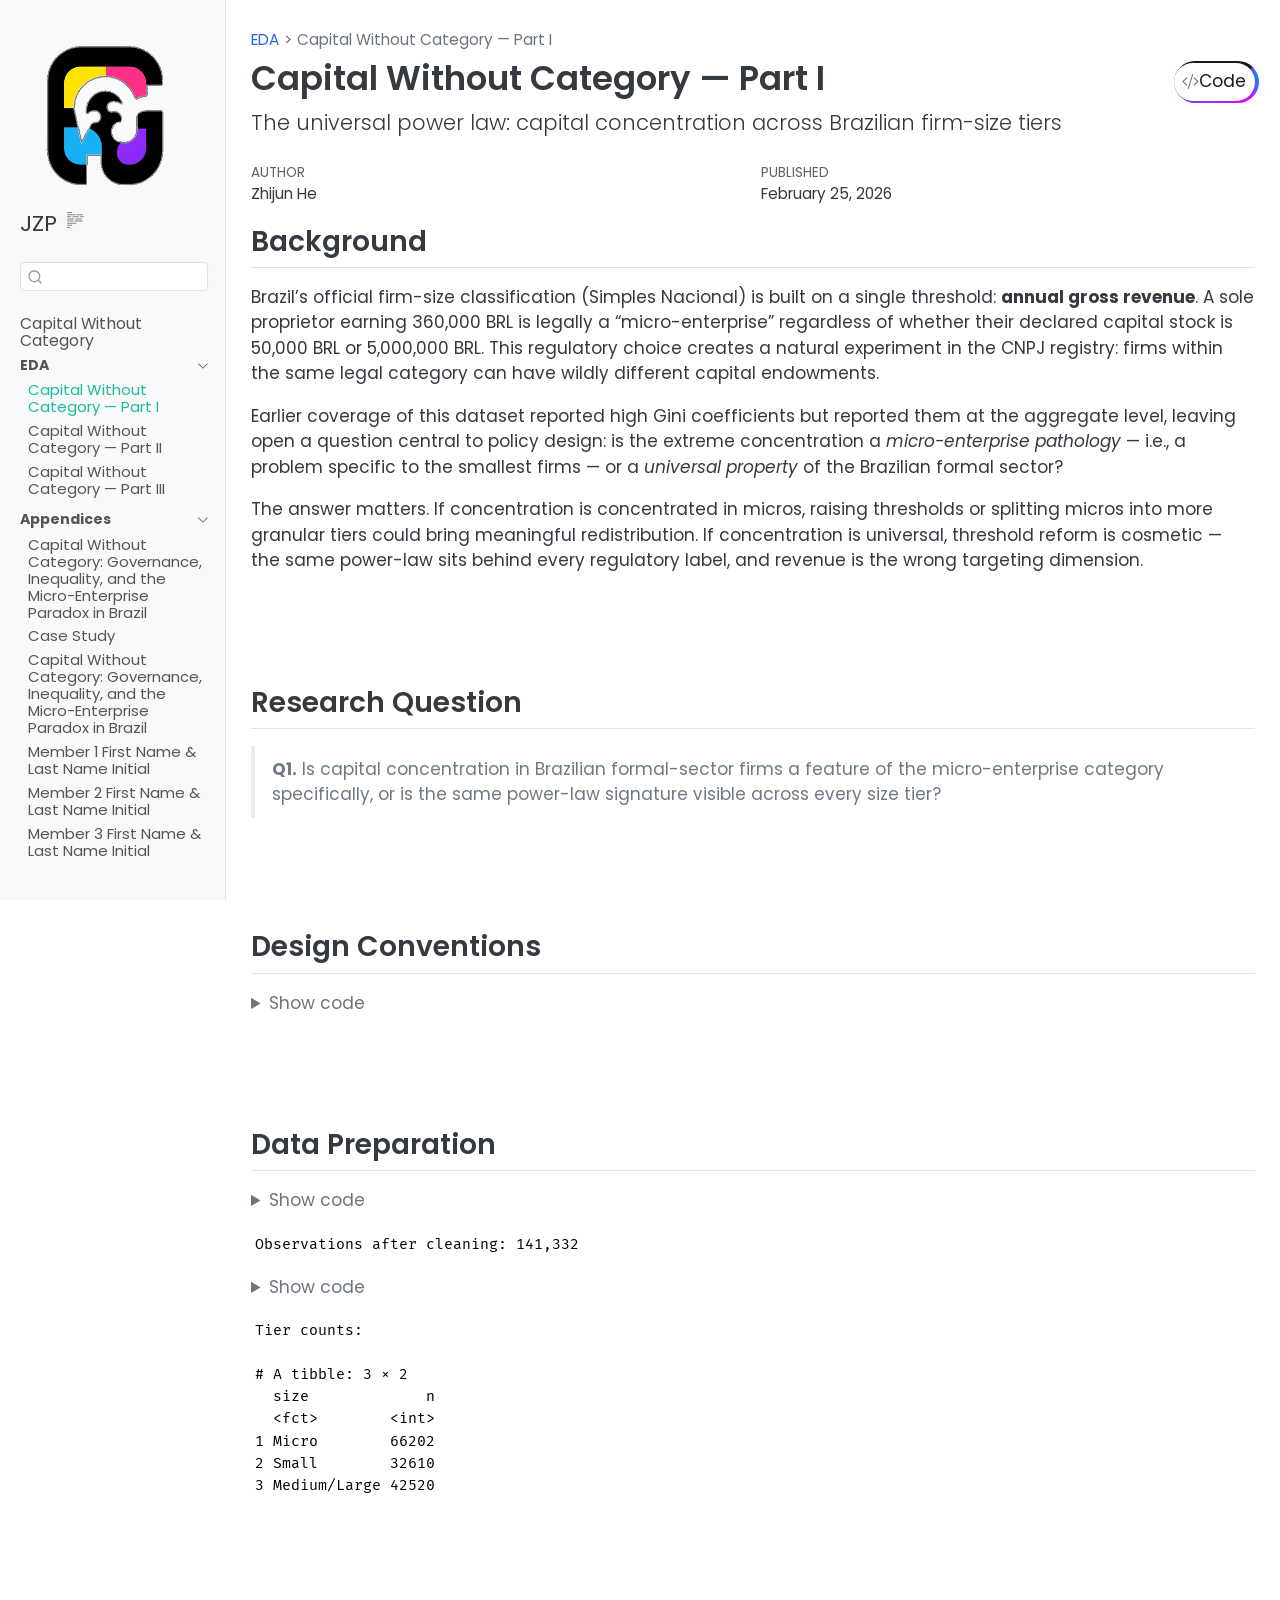
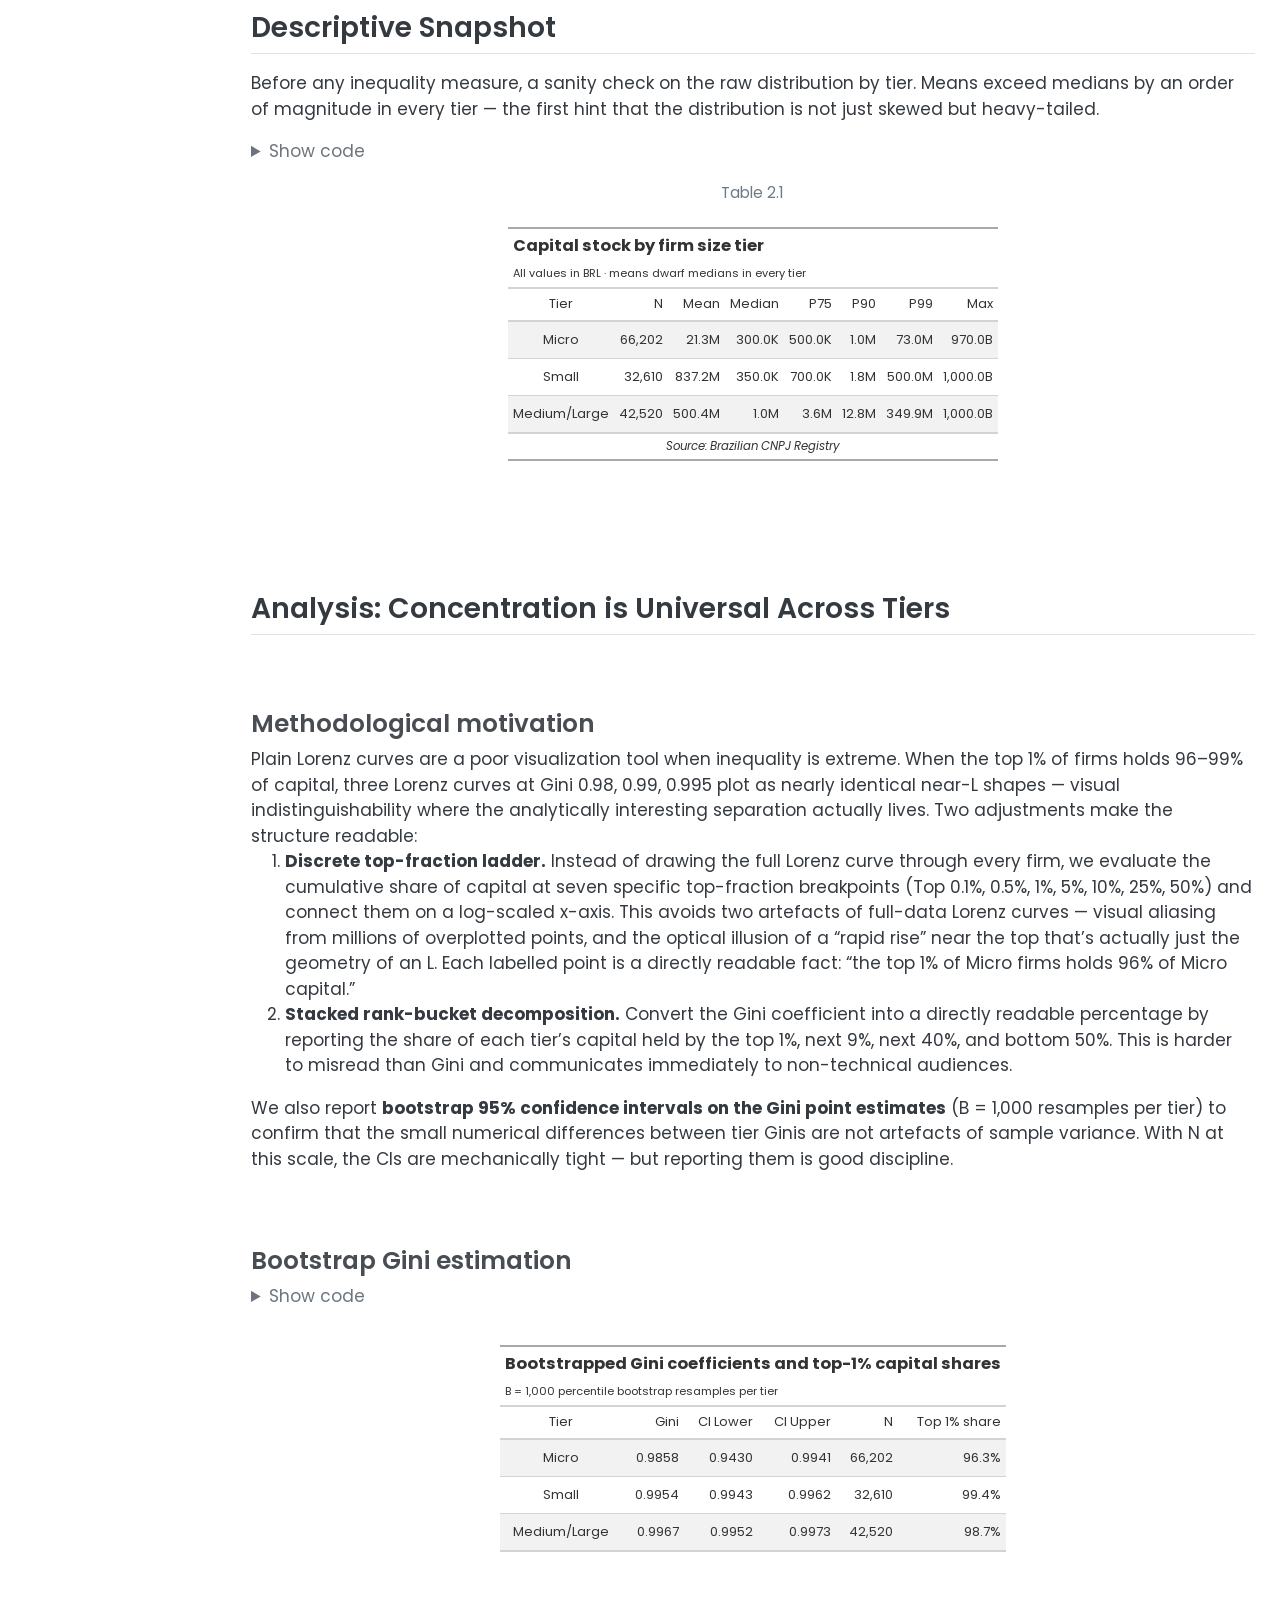
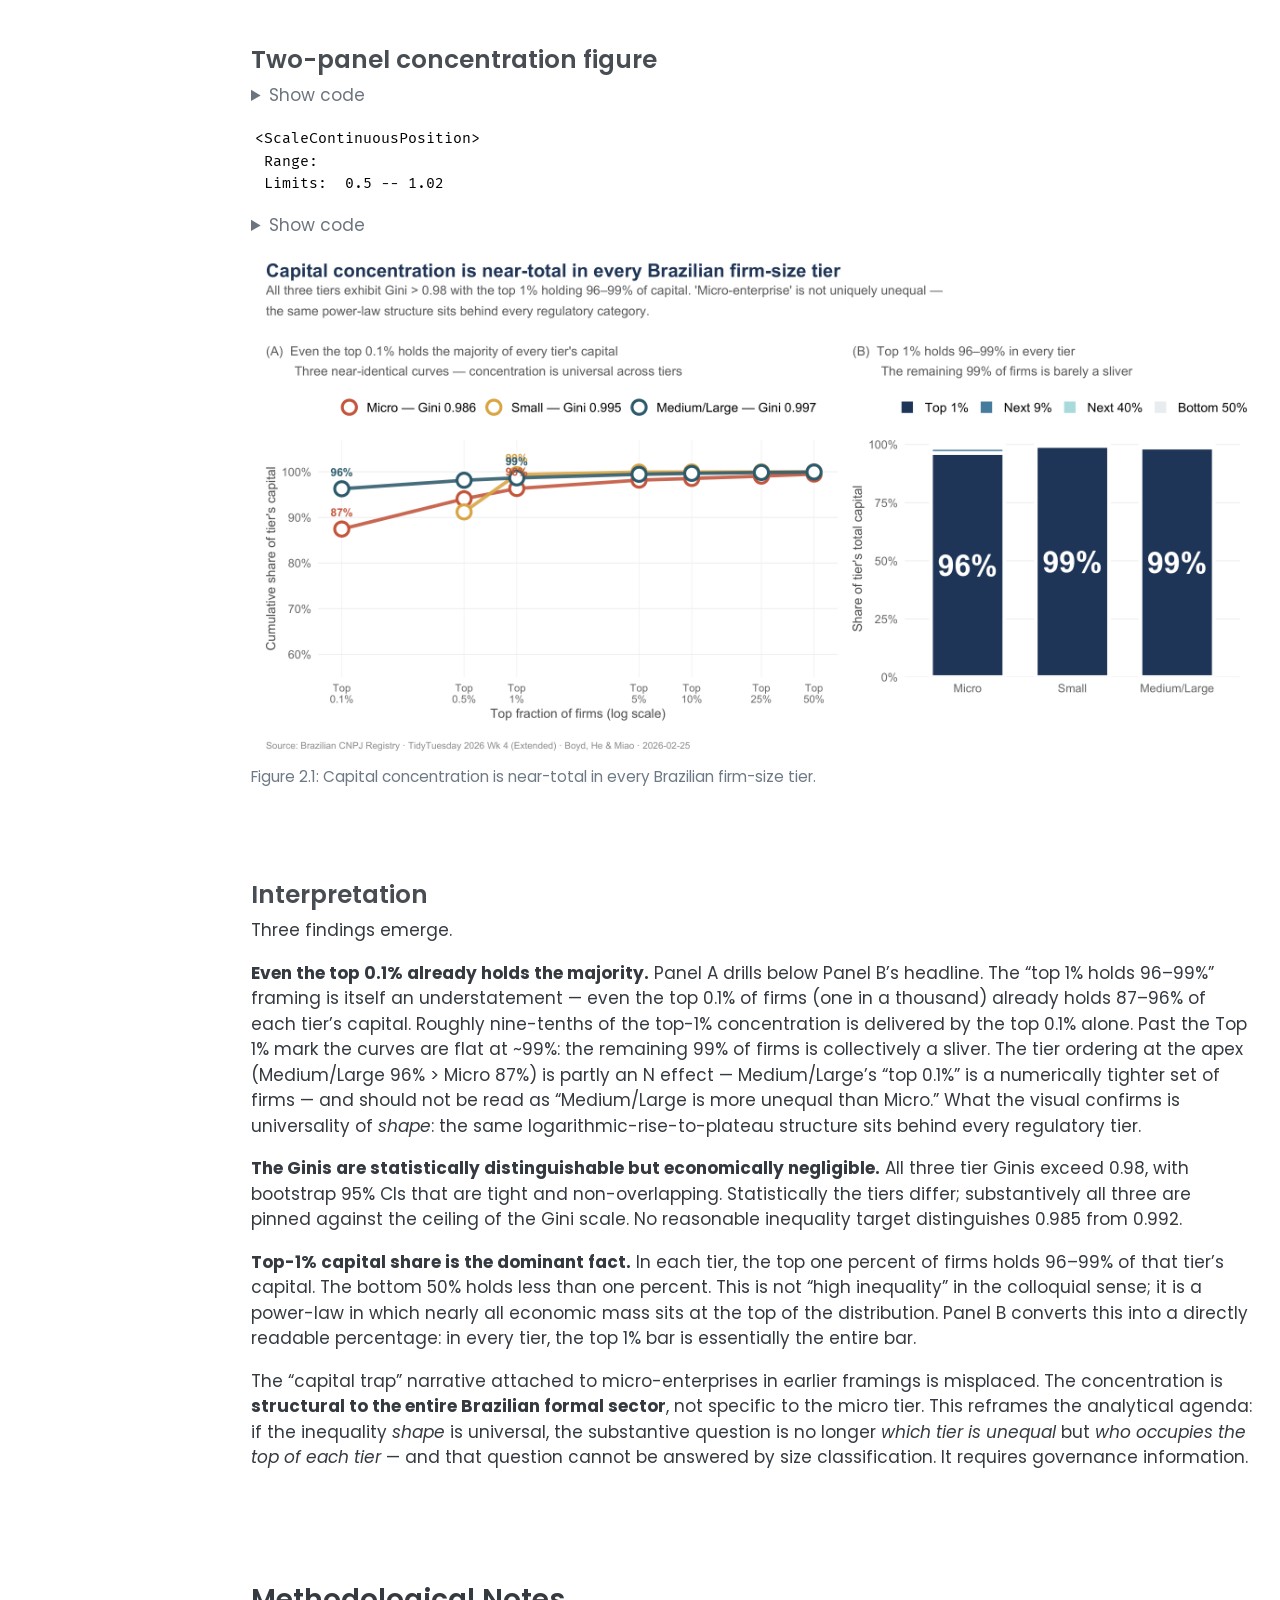
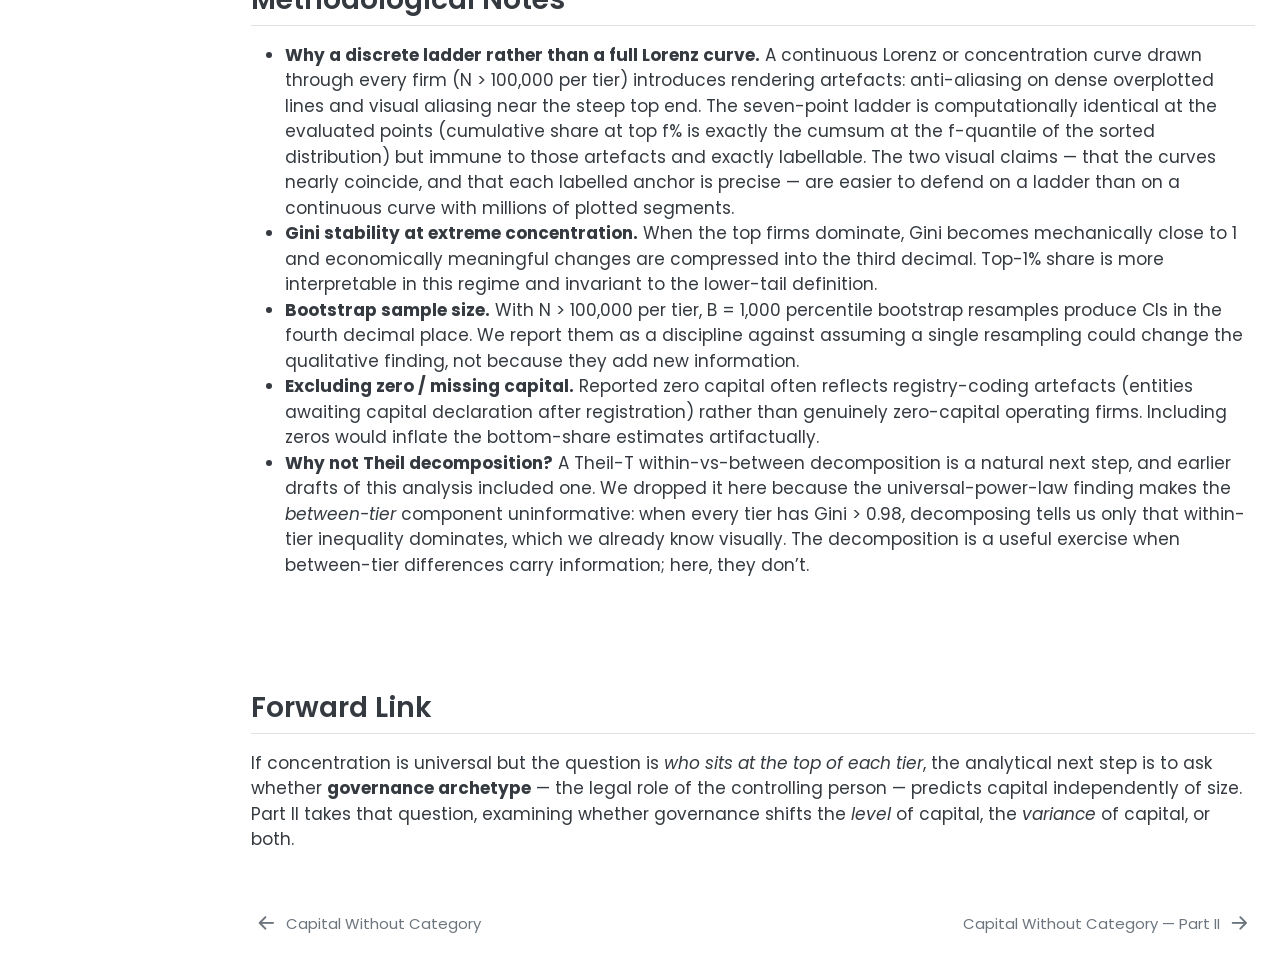
<file: eda/eda-member1.html>
<!DOCTYPE html>
<html xmlns="http://www.w3.org/1999/xhtml" lang="en" xml:lang="en"><head>

<meta charset="utf-8">
<meta name="generator" content="quarto-1.8.25">

<meta name="viewport" content="width=device-width, initial-scale=1.0, user-scalable=yes">

<meta name="author" content="Zhijun He">
<meta name="dcterms.date" content="2026-02-25">

<title>Capital Without Category — Part I – Capital Without Category</title>
<style>
code{white-space: pre-wrap;}
span.smallcaps{font-variant: small-caps;}
div.columns{display: flex; gap: min(4vw, 1.5em);}
div.column{flex: auto; overflow-x: auto;}
div.hanging-indent{margin-left: 1.5em; text-indent: -1.5em;}
ul.task-list{list-style: none;}
ul.task-list li input[type="checkbox"] {
  width: 0.8em;
  margin: 0 0.8em 0.2em -1em; /* quarto-specific, see https://github.com/quarto-dev/quarto-cli/issues/4556 */ 
  vertical-align: middle;
}
/* CSS for syntax highlighting */
html { -webkit-text-size-adjust: 100%; }
pre > code.sourceCode { white-space: pre; position: relative; }
pre > code.sourceCode > span { display: inline-block; line-height: 1.25; }
pre > code.sourceCode > span:empty { height: 1.2em; }
.sourceCode { overflow: visible; }
code.sourceCode > span { color: inherit; text-decoration: inherit; }
div.sourceCode { margin: 1em 0; }
pre.sourceCode { margin: 0; }
@media screen {
div.sourceCode { overflow: auto; }
}
@media print {
pre > code.sourceCode { white-space: pre-wrap; }
pre > code.sourceCode > span { text-indent: -5em; padding-left: 5em; }
}
pre.numberSource code
  { counter-reset: source-line 0; }
pre.numberSource code > span
  { position: relative; left: -4em; counter-increment: source-line; }
pre.numberSource code > span > a:first-child::before
  { content: counter(source-line);
    position: relative; left: -1em; text-align: right; vertical-align: baseline;
    border: none; display: inline-block;
    -webkit-touch-callout: none; -webkit-user-select: none;
    -khtml-user-select: none; -moz-user-select: none;
    -ms-user-select: none; user-select: none;
    padding: 0 4px; width: 4em;
  }
pre.numberSource { margin-left: 3em;  padding-left: 4px; }
div.sourceCode
  {   }
@media screen {
pre > code.sourceCode > span > a:first-child::before { text-decoration: underline; }
}
</style>


<script src="../site_libs/quarto-nav/quarto-nav.js"></script>
<script src="../site_libs/clipboard/clipboard.min.js"></script>
<script src="../site_libs/quarto-search/autocomplete.umd.js"></script>
<script src="../site_libs/quarto-search/fuse.min.js"></script>
<script src="../site_libs/quarto-search/quarto-search.js"></script>
<meta name="quarto:offset" content="../">
<link href="../eda/eda-member2.html" rel="next">
<link href="../index.html" rel="prev">
<script src="../site_libs/quarto-html/quarto.js" type="module"></script>
<script src="../site_libs/quarto-html/tabsets/tabsets.js" type="module"></script>
<script src="../site_libs/quarto-html/axe/axe-check.js" type="module"></script>
<script src="../site_libs/quarto-html/popper.min.js"></script>
<script src="../site_libs/quarto-html/tippy.umd.min.js"></script>
<script src="../site_libs/quarto-html/anchor.min.js"></script>
<link href="../site_libs/quarto-html/tippy.css" rel="stylesheet">
<link href="../site_libs/quarto-html/quarto-syntax-highlighting-7b89279ff1a6dce999919e0e67d4d9ec.css" rel="stylesheet" id="quarto-text-highlighting-styles">
<script src="../site_libs/bootstrap/bootstrap.min.js"></script>
<link href="../site_libs/bootstrap/bootstrap-icons.css" rel="stylesheet">
<link href="../site_libs/bootstrap/bootstrap-7202036dd3638cbfcbeb4151d116aa42.min.css" rel="stylesheet" append-hash="true" id="quarto-bootstrap" data-mode="light">
<script id="quarto-search-options" type="application/json">{
  "location": "sidebar",
  "copy-button": false,
  "collapse-after": 3,
  "panel-placement": "start",
  "type": "textbox",
  "limit": 50,
  "keyboard-shortcut": [
    "f",
    "/",
    "s"
  ],
  "show-item-context": false,
  "language": {
    "search-no-results-text": "No results",
    "search-matching-documents-text": "matching documents",
    "search-copy-link-title": "Copy link to search",
    "search-hide-matches-text": "Hide additional matches",
    "search-more-match-text": "more match in this document",
    "search-more-matches-text": "more matches in this document",
    "search-clear-button-title": "Clear",
    "search-text-placeholder": "",
    "search-detached-cancel-button-title": "Cancel",
    "search-submit-button-title": "Submit",
    "search-label": "Search"
  }
}</script>
<style>html{ scroll-behavior: smooth; }</style>
<link href="../site_libs/pagedtable-1.1/css/pagedtable.css" rel="stylesheet">
<script src="../site_libs/pagedtable-1.1/js/pagedtable.js"></script>


<link rel="stylesheet" href="../style/custom.css">
</head>

<body class="nav-sidebar docked quarto-light">

<div id="quarto-search-results"></div>
  <header id="quarto-header" class="headroom fixed-top">
  <nav class="quarto-secondary-nav">
    <div class="container-fluid d-flex">
      <button type="button" class="quarto-btn-toggle btn" data-bs-toggle="collapse" role="button" data-bs-target=".quarto-sidebar-collapse-item" aria-controls="quarto-sidebar" aria-expanded="false" aria-label="Toggle sidebar navigation" onclick="if (window.quartoToggleHeadroom) { window.quartoToggleHeadroom(); }">
        <i class="bi bi-layout-text-sidebar-reverse"></i>
      </button>
        <nav class="quarto-page-breadcrumbs" aria-label="breadcrumb"><ol class="breadcrumb"><li class="breadcrumb-item"><a href="../eda/eda-member1.html">EDA</a></li><li class="breadcrumb-item"><a href="../eda/eda-member1.html"><span class="chapter-title">Capital Without Category — Part I</span></a></li></ol></nav>
        <a class="flex-grow-1" role="navigation" data-bs-toggle="collapse" data-bs-target=".quarto-sidebar-collapse-item" aria-controls="quarto-sidebar" aria-expanded="false" aria-label="Toggle sidebar navigation" onclick="if (window.quartoToggleHeadroom) { window.quartoToggleHeadroom(); }">      
        </a>
      <button type="button" class="btn quarto-search-button" aria-label="Search" onclick="window.quartoOpenSearch();">
        <i class="bi bi-search"></i>
      </button>
    </div>
  </nav>
</header>
<!-- content -->
<div id="quarto-content" class="quarto-container page-columns page-rows-contents page-layout-full">
<!-- sidebar -->
  <nav id="quarto-sidebar" class="sidebar collapse collapse-horizontal quarto-sidebar-collapse-item sidebar-navigation docked overflow-auto">
    <div class="pt-lg-2 mt-2 text-left sidebar-header sidebar-header-stacked">
      <a href="../index.html" class="sidebar-logo-link">
      <img src="../assets/sidebar-logo.png" alt="" class="sidebar-logo light-content py-0 d-lg-inline d-none">
      <img src="../assets/sidebar-logo.png" alt="" class="sidebar-logo dark-content py-0 d-lg-inline d-none">
      </a>
    <div class="sidebar-title mb-0 py-0">
      <a href="../">JZP</a> 
        <div class="sidebar-tools-main">
  <a href="" class="quarto-reader-toggle quarto-navigation-tool px-1" onclick="window.quartoToggleReader(); return false;" title="Toggle reader mode">
  <div class="quarto-reader-toggle-btn">
  <i class="bi"></i>
  </div>
</a>
</div>
    </div>
      </div>
        <div class="mt-2 flex-shrink-0 align-items-center">
        <div class="sidebar-search">
        <div id="quarto-search" class="" title="Search"></div>
        </div>
        </div>
    <div class="sidebar-menu-container"> 
    <ul class="list-unstyled mt-1">
        <li class="sidebar-item">
  <div class="sidebar-item-container"> 
  <a href="../index.html" class="sidebar-item-text sidebar-link"><span class="chapter-title">Capital Without Category</span></a>
  </div>
</li>
        <li class="sidebar-item sidebar-item-section">
      <div class="sidebar-item-container"> 
            <a class="sidebar-item-text sidebar-link text-start" data-bs-toggle="collapse" data-bs-target="#quarto-sidebar-section-1" role="navigation" aria-expanded="true">
 <span class="menu-text">EDA</span></a>
          <a class="sidebar-item-toggle text-start" data-bs-toggle="collapse" data-bs-target="#quarto-sidebar-section-1" role="navigation" aria-expanded="true" aria-label="Toggle section">
            <i class="bi bi-chevron-right ms-2"></i>
          </a> 
      </div>
      <ul id="quarto-sidebar-section-1" class="collapse list-unstyled sidebar-section depth1 show">  
          <li class="sidebar-item">
  <div class="sidebar-item-container"> 
  <a href="../eda/eda-member1.html" class="sidebar-item-text sidebar-link active"><span class="chapter-title">Capital Without Category — Part I</span></a>
  </div>
</li>
          <li class="sidebar-item">
  <div class="sidebar-item-container"> 
  <a href="../eda/eda-member2.html" class="sidebar-item-text sidebar-link"><span class="chapter-title">Capital Without Category — Part II</span></a>
  </div>
</li>
          <li class="sidebar-item">
  <div class="sidebar-item-container"> 
  <a href="../eda/eda-member3.html" class="sidebar-item-text sidebar-link"><span class="chapter-title">Capital Without Category — Part III</span></a>
  </div>
</li>
      </ul>
  </li>
        <li class="sidebar-item sidebar-item-section">
      <div class="sidebar-item-container"> 
            <a class="sidebar-item-text sidebar-link text-start" data-bs-toggle="collapse" data-bs-target="#quarto-sidebar-section-2" role="navigation" aria-expanded="true">
 <span class="menu-text">Appendices</span></a>
          <a class="sidebar-item-toggle text-start" data-bs-toggle="collapse" data-bs-target="#quarto-sidebar-section-2" role="navigation" aria-expanded="true" aria-label="Toggle section">
            <i class="bi bi-chevron-right ms-2"></i>
          </a> 
      </div>
      <ul id="quarto-sidebar-section-2" class="collapse list-unstyled sidebar-section depth1 show">  
          <li class="sidebar-item">
  <div class="sidebar-item-container"> 
  <a href="../appx/proposal.html" class="sidebar-item-text sidebar-link"><span class="chapter-title">Capital Without Category: Governance, Inequality, and the Micro-Enterprise Paradox in Brazil</span></a>
  </div>
</li>
          <li class="sidebar-item">
  <div class="sidebar-item-container"> 
  <a href="../appx/case-study.html" class="sidebar-item-text sidebar-link"><span class="chapter-title">Case Study</span></a>
  </div>
</li>
          <li class="sidebar-item">
  <div class="sidebar-item-container"> 
  <a href="../appx/capital_without_category.html" class="sidebar-item-text sidebar-link"><span class="chapter-title">Capital Without Category: Governance, Inequality, and the Micro-Enterprise Paradox in Brazil</span></a>
  </div>
</li>
          <li class="sidebar-item">
  <div class="sidebar-item-container"> 
  <a href="../wa/wa-member1.html" class="sidebar-item-text sidebar-link"><span class="chapter-title">Member 1 First Name &amp; Last Name Initial</span></a>
  </div>
</li>
          <li class="sidebar-item">
  <div class="sidebar-item-container"> 
  <a href="../wa/wa-member2.html" class="sidebar-item-text sidebar-link"><span class="chapter-title">Member 2 First Name &amp; Last Name Initial</span></a>
  </div>
</li>
          <li class="sidebar-item">
  <div class="sidebar-item-container"> 
  <a href="../wa/wa-member3.html" class="sidebar-item-text sidebar-link"><span class="chapter-title">Member 3 First Name &amp; Last Name Initial</span></a>
  </div>
</li>
      </ul>
  </li>
    </ul>
    </div>
    <nav id="TOC" role="doc-toc" class="toc-active">
    <h2 id="toc-title">Table of contents</h2>
   
  <ul>
  <li><a href="#background" id="toc-background" class="nav-link active" data-scroll-target="#background">Background</a></li>
  <li><a href="#research-question" id="toc-research-question" class="nav-link" data-scroll-target="#research-question">Research Question</a></li>
  <li><a href="#design-conventions" id="toc-design-conventions" class="nav-link" data-scroll-target="#design-conventions">Design Conventions</a></li>
  <li><a href="#data-preparation" id="toc-data-preparation" class="nav-link" data-scroll-target="#data-preparation">Data Preparation</a></li>
  <li><a href="#descriptive-snapshot" id="toc-descriptive-snapshot" class="nav-link" data-scroll-target="#descriptive-snapshot">Descriptive Snapshot</a></li>
  <li><a href="#analysis-concentration-is-universal-across-tiers" id="toc-analysis-concentration-is-universal-across-tiers" class="nav-link" data-scroll-target="#analysis-concentration-is-universal-across-tiers">Analysis: Concentration is Universal Across Tiers</a>
  <ul class="collapse">
  <li><a href="#methodological-motivation" id="toc-methodological-motivation" class="nav-link" data-scroll-target="#methodological-motivation">Methodological motivation</a></li>
  <li><a href="#bootstrap-gini-estimation" id="toc-bootstrap-gini-estimation" class="nav-link" data-scroll-target="#bootstrap-gini-estimation">Bootstrap Gini estimation</a></li>
  <li><a href="#two-panel-concentration-figure" id="toc-two-panel-concentration-figure" class="nav-link" data-scroll-target="#two-panel-concentration-figure">Two-panel concentration figure</a></li>
  <li><a href="#interpretation" id="toc-interpretation" class="nav-link" data-scroll-target="#interpretation">Interpretation</a></li>
  </ul></li>
  <li><a href="#methodological-notes" id="toc-methodological-notes" class="nav-link" data-scroll-target="#methodological-notes">Methodological Notes</a></li>
  <li><a href="#forward-link" id="toc-forward-link" class="nav-link" data-scroll-target="#forward-link">Forward Link</a></li>
  </ul>
</nav>
</nav>
<div id="quarto-sidebar-glass" class="quarto-sidebar-collapse-item" data-bs-toggle="collapse" data-bs-target=".quarto-sidebar-collapse-item"></div>
<!-- margin-sidebar -->
    <div id="quarto-margin-sidebar" class="sidebar margin-sidebar zindex-bottom">
    </div>
<!-- main -->
<main class="content column-page-right" id="quarto-document-content">

<header id="title-block-header" class="quarto-title-block default"><nav class="quarto-page-breadcrumbs quarto-title-breadcrumbs d-none d-lg-block" aria-label="breadcrumb"><ol class="breadcrumb"><li class="breadcrumb-item"><a href="../eda/eda-member1.html">EDA</a></li><li class="breadcrumb-item"><a href="../eda/eda-member1.html"><span class="chapter-title">Capital Without Category — Part I</span></a></li></ol></nav>
<div class="quarto-title">
<div class="quarto-title-block"><div><h1 class="title"><span class="chapter-title">Capital Without Category — Part I</span></h1><button type="button" class="btn code-tools-button dropdown-toggle" id="quarto-code-tools-menu" data-bs-toggle="dropdown" aria-expanded="false"><i class="bi"></i> Code</button><ul class="dropdown-menu dropdown-menu-end" aria-labelelledby="quarto-code-tools-menu"><li><a id="quarto-show-all-code" class="dropdown-item" href="javascript:void(0)" role="button">Show All Code</a></li><li><a id="quarto-hide-all-code" class="dropdown-item" href="javascript:void(0)" role="button">Hide All Code</a></li><li><hr class="dropdown-divider"></li><li><a id="quarto-view-source" class="dropdown-item" href="javascript:void(0)" role="button">View Source</a></li></ul></div></div>
<p class="subtitle lead">The universal power law: capital concentration across Brazilian firm-size tiers</p>
</div>



<div class="quarto-title-meta column-page-right">

    <div>
    <div class="quarto-title-meta-heading">Author</div>
    <div class="quarto-title-meta-contents">
             <p>Zhijun He </p>
          </div>
  </div>
    
    <div>
    <div class="quarto-title-meta-heading">Published</div>
    <div class="quarto-title-meta-contents">
      <p class="date">February 25, 2026</p>
    </div>
  </div>
  
    
  </div>
  


</header>


<section id="background" class="level2">
<h2 class="anchored" data-anchor-id="background">Background</h2>
<p>Brazil’s official firm-size classification (Simples Nacional) is built on a single threshold: <strong>annual gross revenue</strong>. A sole proprietor earning 360,000 BRL is legally a “micro-enterprise” regardless of whether their declared capital stock is 50,000 BRL or 5,000,000 BRL. This regulatory choice creates a natural experiment in the CNPJ registry: firms within the same legal category can have wildly different capital endowments.</p>
<p>Earlier coverage of this dataset reported high Gini coefficients but reported them at the aggregate level, leaving open a question central to policy design: is the extreme concentration a <em>micro-enterprise pathology</em> — i.e., a problem specific to the smallest firms — or a <em>universal property</em> of the Brazilian formal sector?</p>
<p>The answer matters. If concentration is concentrated in micros, raising thresholds or splitting micros into more granular tiers could bring meaningful redistribution. If concentration is universal, threshold reform is cosmetic — the same power-law sits behind every regulatory label, and revenue is the wrong targeting dimension.</p>
</section>
<section id="research-question" class="level2">
<h2 class="anchored" data-anchor-id="research-question">Research Question</h2>
<blockquote class="blockquote">
<p><strong>Q1.</strong> Is capital concentration in Brazilian formal-sector firms a feature of the micro-enterprise category specifically, or is the same power-law signature visible across every size tier?</p>
</blockquote>
</section>
<section id="design-conventions" class="level2">
<h2 class="anchored" data-anchor-id="design-conventions">Design Conventions</h2>
<div class="cell">
<details class="code-fold">
<summary>Show code</summary>
<div class="code-copy-outer-scaffold"><div class="sourceCode cell-code" id="cb1"><pre class="sourceCode r code-with-copy"><code class="sourceCode r"><span id="cb1-1"><a href="#cb1-1" aria-hidden="true" tabindex="-1"></a><span class="fu">library</span>(tidyverse)</span>
<span id="cb1-2"><a href="#cb1-2" aria-hidden="true" tabindex="-1"></a><span class="fu">library</span>(scales)</span>
<span id="cb1-3"><a href="#cb1-3" aria-hidden="true" tabindex="-1"></a><span class="fu">library</span>(patchwork)</span>
<span id="cb1-4"><a href="#cb1-4" aria-hidden="true" tabindex="-1"></a><span class="fu">library</span>(boot)        <span class="co"># bootstrap Gini CIs</span></span>
<span id="cb1-5"><a href="#cb1-5" aria-hidden="true" tabindex="-1"></a><span class="fu">library</span>(gt)          <span class="co"># publication-quality tables</span></span>
<span id="cb1-6"><a href="#cb1-6" aria-hidden="true" tabindex="-1"></a></span>
<span id="cb1-7"><a href="#cb1-7" aria-hidden="true" tabindex="-1"></a><span class="co"># ── Shared palette ──────────────────────────────────────────────────────────</span></span>
<span id="cb1-8"><a href="#cb1-8" aria-hidden="true" tabindex="-1"></a>pal_size <span class="ot">&lt;-</span> <span class="fu">c</span>(</span>
<span id="cb1-9"><a href="#cb1-9" aria-hidden="true" tabindex="-1"></a>  <span class="st">"Micro"</span>        <span class="ot">=</span> <span class="st">"#c3553a"</span>,   <span class="co"># terracotta</span></span>
<span id="cb1-10"><a href="#cb1-10" aria-hidden="true" tabindex="-1"></a>  <span class="st">"Small"</span>        <span class="ot">=</span> <span class="st">"#d9a441"</span>,   <span class="co"># amber</span></span>
<span id="cb1-11"><a href="#cb1-11" aria-hidden="true" tabindex="-1"></a>  <span class="st">"Medium/Large"</span> <span class="ot">=</span> <span class="st">"#2a5a6b"</span>    <span class="co"># deep teal</span></span>
<span id="cb1-12"><a href="#cb1-12" aria-hidden="true" tabindex="-1"></a>)</span>
<span id="cb1-13"><a href="#cb1-13" aria-hidden="true" tabindex="-1"></a></span>
<span id="cb1-14"><a href="#cb1-14" aria-hidden="true" tabindex="-1"></a>pal_segment <span class="ot">&lt;-</span> <span class="fu">c</span>(</span>
<span id="cb1-15"><a href="#cb1-15" aria-hidden="true" tabindex="-1"></a>  <span class="st">"Top 1%"</span>     <span class="ot">=</span> <span class="st">"#1d3557"</span>,</span>
<span id="cb1-16"><a href="#cb1-16" aria-hidden="true" tabindex="-1"></a>  <span class="st">"Next 9%"</span>    <span class="ot">=</span> <span class="st">"#457b9d"</span>,</span>
<span id="cb1-17"><a href="#cb1-17" aria-hidden="true" tabindex="-1"></a>  <span class="st">"Next 40%"</span>   <span class="ot">=</span> <span class="st">"#a8dadc"</span>,</span>
<span id="cb1-18"><a href="#cb1-18" aria-hidden="true" tabindex="-1"></a>  <span class="st">"Bottom 50%"</span> <span class="ot">=</span> <span class="st">"#e9ecef"</span></span>
<span id="cb1-19"><a href="#cb1-19" aria-hidden="true" tabindex="-1"></a>)</span>
<span id="cb1-20"><a href="#cb1-20" aria-hidden="true" tabindex="-1"></a></span>
<span id="cb1-21"><a href="#cb1-21" aria-hidden="true" tabindex="-1"></a><span class="co"># ── Shared theme ────────────────────────────────────────────────────────────</span></span>
<span id="cb1-22"><a href="#cb1-22" aria-hidden="true" tabindex="-1"></a>theme_cwc <span class="ot">&lt;-</span> <span class="cf">function</span>(<span class="at">base_size =</span> <span class="dv">13</span>) {</span>
<span id="cb1-23"><a href="#cb1-23" aria-hidden="true" tabindex="-1"></a>  <span class="fu">theme_minimal</span>(<span class="at">base_size =</span> base_size) <span class="sc">+</span></span>
<span id="cb1-24"><a href="#cb1-24" aria-hidden="true" tabindex="-1"></a>    <span class="fu">theme</span>(</span>
<span id="cb1-25"><a href="#cb1-25" aria-hidden="true" tabindex="-1"></a>      <span class="at">plot.title        =</span> <span class="fu">element_text</span>(<span class="at">face =</span> <span class="st">"bold"</span>, <span class="at">size =</span> base_size <span class="sc">+</span> <span class="dv">2</span>,</span>
<span id="cb1-26"><a href="#cb1-26" aria-hidden="true" tabindex="-1"></a>                                       <span class="at">colour =</span> <span class="st">"#1d3557"</span>, <span class="at">margin =</span> <span class="fu">margin</span>(<span class="at">b =</span> <span class="dv">4</span>)),</span>
<span id="cb1-27"><a href="#cb1-27" aria-hidden="true" tabindex="-1"></a>      <span class="at">plot.subtitle     =</span> <span class="fu">element_text</span>(<span class="at">colour =</span> <span class="st">"grey35"</span>, <span class="at">size =</span> base_size <span class="sc">-</span> <span class="dv">2</span>,</span>
<span id="cb1-28"><a href="#cb1-28" aria-hidden="true" tabindex="-1"></a>                                       <span class="at">lineheight =</span> <span class="fl">1.35</span>, <span class="at">margin =</span> <span class="fu">margin</span>(<span class="at">b =</span> <span class="dv">18</span>)),</span>
<span id="cb1-29"><a href="#cb1-29" aria-hidden="true" tabindex="-1"></a>      <span class="at">plot.caption      =</span> <span class="fu">element_text</span>(<span class="at">colour =</span> <span class="st">"grey55"</span>, <span class="at">size =</span> base_size <span class="sc">-</span> <span class="dv">5</span>,</span>
<span id="cb1-30"><a href="#cb1-30" aria-hidden="true" tabindex="-1"></a>                                       <span class="at">hjust =</span> <span class="dv">0</span>, <span class="at">margin =</span> <span class="fu">margin</span>(<span class="at">t =</span> <span class="dv">12</span>)),</span>
<span id="cb1-31"><a href="#cb1-31" aria-hidden="true" tabindex="-1"></a>      <span class="at">plot.title.position   =</span> <span class="st">"plot"</span>,</span>
<span id="cb1-32"><a href="#cb1-32" aria-hidden="true" tabindex="-1"></a>      <span class="at">plot.caption.position =</span> <span class="st">"plot"</span>,</span>
<span id="cb1-33"><a href="#cb1-33" aria-hidden="true" tabindex="-1"></a>      <span class="at">strip.text        =</span> <span class="fu">element_text</span>(<span class="at">face =</span> <span class="st">"bold"</span>, <span class="at">size =</span> base_size <span class="sc">-</span> <span class="dv">1</span>,</span>
<span id="cb1-34"><a href="#cb1-34" aria-hidden="true" tabindex="-1"></a>                                       <span class="at">colour =</span> <span class="st">"#1d3557"</span>),</span>
<span id="cb1-35"><a href="#cb1-35" aria-hidden="true" tabindex="-1"></a>      <span class="at">strip.background  =</span> <span class="fu">element_rect</span>(<span class="at">fill =</span> <span class="st">"grey96"</span>, <span class="at">colour =</span> <span class="cn">NA</span>),</span>
<span id="cb1-36"><a href="#cb1-36" aria-hidden="true" tabindex="-1"></a>      <span class="at">panel.grid.minor  =</span> <span class="fu">element_blank</span>(),</span>
<span id="cb1-37"><a href="#cb1-37" aria-hidden="true" tabindex="-1"></a>      <span class="at">panel.grid.major  =</span> <span class="fu">element_line</span>(<span class="at">colour =</span> <span class="st">"grey92"</span>, <span class="at">linewidth =</span> <span class="fl">0.3</span>),</span>
<span id="cb1-38"><a href="#cb1-38" aria-hidden="true" tabindex="-1"></a>      <span class="at">panel.spacing     =</span> <span class="fu">unit</span>(<span class="fl">1.4</span>, <span class="st">"lines"</span>),</span>
<span id="cb1-39"><a href="#cb1-39" aria-hidden="true" tabindex="-1"></a>      <span class="at">legend.position   =</span> <span class="st">"top"</span>,</span>
<span id="cb1-40"><a href="#cb1-40" aria-hidden="true" tabindex="-1"></a>      <span class="at">legend.title      =</span> <span class="fu">element_text</span>(<span class="at">face =</span> <span class="st">"bold"</span>, <span class="at">size =</span> base_size <span class="sc">-</span> <span class="dv">2</span>),</span>
<span id="cb1-41"><a href="#cb1-41" aria-hidden="true" tabindex="-1"></a>      <span class="at">legend.text       =</span> <span class="fu">element_text</span>(<span class="at">size =</span> base_size <span class="sc">-</span> <span class="dv">2</span>),</span>
<span id="cb1-42"><a href="#cb1-42" aria-hidden="true" tabindex="-1"></a>      <span class="at">axis.title        =</span> <span class="fu">element_text</span>(<span class="at">colour =</span> <span class="st">"grey30"</span>, <span class="at">size =</span> base_size <span class="sc">-</span> <span class="dv">2</span>),</span>
<span id="cb1-43"><a href="#cb1-43" aria-hidden="true" tabindex="-1"></a>      <span class="at">axis.text         =</span> <span class="fu">element_text</span>(<span class="at">colour =</span> <span class="st">"grey40"</span>, <span class="at">size =</span> base_size <span class="sc">-</span> <span class="dv">3</span>)</span>
<span id="cb1-44"><a href="#cb1-44" aria-hidden="true" tabindex="-1"></a>    )</span>
<span id="cb1-45"><a href="#cb1-45" aria-hidden="true" tabindex="-1"></a>}</span>
<span id="cb1-46"><a href="#cb1-46" aria-hidden="true" tabindex="-1"></a></span>
<span id="cb1-47"><a href="#cb1-47" aria-hidden="true" tabindex="-1"></a>caption_text <span class="ot">&lt;-</span> <span class="fu">paste</span>(</span>
<span id="cb1-48"><a href="#cb1-48" aria-hidden="true" tabindex="-1"></a>  <span class="st">"Source: Brazilian CNPJ Registry · TidyTuesday 2026 Wk 4 (Extended)"</span>,</span>
<span id="cb1-49"><a href="#cb1-49" aria-hidden="true" tabindex="-1"></a>  <span class="st">"· Boyd, He &amp; Miao · 2026-02-25"</span></span>
<span id="cb1-50"><a href="#cb1-50" aria-hidden="true" tabindex="-1"></a>)</span></code></pre></div><button title="Copy to Clipboard" class="code-copy-button"><i class="bi"></i></button></div>
</details>
</div>
</section>
<section id="data-preparation" class="level2">
<h2 class="anchored" data-anchor-id="data-preparation">Data Preparation</h2>
<div class="cell">
<details class="code-fold">
<summary>Show code</summary>
<div class="code-copy-outer-scaffold"><div class="sourceCode cell-code" id="cb2"><pre class="sourceCode r code-with-copy"><code class="sourceCode r"><span id="cb2-1"><a href="#cb2-1" aria-hidden="true" tabindex="-1"></a>companies <span class="ot">&lt;-</span> <span class="fu">read_csv</span>(</span>
<span id="cb2-2"><a href="#cb2-2" aria-hidden="true" tabindex="-1"></a>  <span class="st">"https://raw.githubusercontent.com/rfordatascience/tidytuesday/main/data/2026/2026-01-27/companies.csv"</span>,</span>
<span id="cb2-3"><a href="#cb2-3" aria-hidden="true" tabindex="-1"></a>  <span class="at">show_col_types =</span> <span class="cn">FALSE</span></span>
<span id="cb2-4"><a href="#cb2-4" aria-hidden="true" tabindex="-1"></a>)</span>
<span id="cb2-5"><a href="#cb2-5" aria-hidden="true" tabindex="-1"></a></span>
<span id="cb2-6"><a href="#cb2-6" aria-hidden="true" tabindex="-1"></a>co <span class="ot">&lt;-</span> companies <span class="sc">|&gt;</span></span>
<span id="cb2-7"><a href="#cb2-7" aria-hidden="true" tabindex="-1"></a>  <span class="fu">filter</span>(</span>
<span id="cb2-8"><a href="#cb2-8" aria-hidden="true" tabindex="-1"></a>    <span class="sc">!</span><span class="fu">is.na</span>(company_size),</span>
<span id="cb2-9"><a href="#cb2-9" aria-hidden="true" tabindex="-1"></a>    <span class="sc">!</span><span class="fu">is.na</span>(capital_stock),</span>
<span id="cb2-10"><a href="#cb2-10" aria-hidden="true" tabindex="-1"></a>    <span class="sc">!</span><span class="fu">is.na</span>(owner_qualification),</span>
<span id="cb2-11"><a href="#cb2-11" aria-hidden="true" tabindex="-1"></a>    capital_stock <span class="sc">&gt;</span> <span class="dv">0</span></span>
<span id="cb2-12"><a href="#cb2-12" aria-hidden="true" tabindex="-1"></a>  ) <span class="sc">|&gt;</span></span>
<span id="cb2-13"><a href="#cb2-13" aria-hidden="true" tabindex="-1"></a>  <span class="fu">mutate</span>(</span>
<span id="cb2-14"><a href="#cb2-14" aria-hidden="true" tabindex="-1"></a>    <span class="at">size =</span> <span class="fu">case_when</span>(</span>
<span id="cb2-15"><a href="#cb2-15" aria-hidden="true" tabindex="-1"></a>      company_size <span class="sc">==</span> <span class="st">"micro-enterprise"</span> <span class="sc">~</span> <span class="st">"Micro"</span>,</span>
<span id="cb2-16"><a href="#cb2-16" aria-hidden="true" tabindex="-1"></a>      company_size <span class="sc">==</span> <span class="st">"small-enterprise"</span> <span class="sc">~</span> <span class="st">"Small"</span>,</span>
<span id="cb2-17"><a href="#cb2-17" aria-hidden="true" tabindex="-1"></a>      <span class="cn">TRUE</span>                               <span class="sc">~</span> <span class="st">"Medium/Large"</span></span>
<span id="cb2-18"><a href="#cb2-18" aria-hidden="true" tabindex="-1"></a>    ),</span>
<span id="cb2-19"><a href="#cb2-19" aria-hidden="true" tabindex="-1"></a>    <span class="at">size =</span> <span class="fu">factor</span>(size, <span class="at">levels =</span> <span class="fu">c</span>(<span class="st">"Micro"</span>, <span class="st">"Small"</span>, <span class="st">"Medium/Large"</span>)),</span>
<span id="cb2-20"><a href="#cb2-20" aria-hidden="true" tabindex="-1"></a>    <span class="at">log_capital =</span> <span class="fu">log10</span>(capital_stock)</span>
<span id="cb2-21"><a href="#cb2-21" aria-hidden="true" tabindex="-1"></a>  )</span>
<span id="cb2-22"><a href="#cb2-22" aria-hidden="true" tabindex="-1"></a></span>
<span id="cb2-23"><a href="#cb2-23" aria-hidden="true" tabindex="-1"></a><span class="fu">cat</span>(<span class="st">"Observations after cleaning:"</span>, <span class="fu">comma</span>(<span class="fu">nrow</span>(co)), <span class="st">"</span><span class="sc">\n</span><span class="st">"</span>)</span></code></pre></div><button title="Copy to Clipboard" class="code-copy-button"><i class="bi"></i></button></div>
</details>
<div class="cell-output cell-output-stdout">
<pre><code>Observations after cleaning: 141,332 </code></pre>
</div>
<details class="code-fold">
<summary>Show code</summary>
<div class="code-copy-outer-scaffold"><div class="sourceCode cell-code" id="cb4"><pre class="sourceCode r code-with-copy"><code class="sourceCode r"><span id="cb4-1"><a href="#cb4-1" aria-hidden="true" tabindex="-1"></a><span class="fu">cat</span>(<span class="st">"Tier counts:</span><span class="sc">\n</span><span class="st">"</span>); <span class="fu">print</span>(<span class="fu">count</span>(co, size))</span></code></pre></div><button title="Copy to Clipboard" class="code-copy-button"><i class="bi"></i></button></div>
</details>
<div class="cell-output cell-output-stdout">
<pre><code>Tier counts:</code></pre>
</div>
<div class="cell-output cell-output-stdout">
<pre><code># A tibble: 3 × 2
  size             n
  &lt;fct&gt;        &lt;int&gt;
1 Micro        66202
2 Small        32610
3 Medium/Large 42520</code></pre>
</div>
</div>
</section>
<section id="descriptive-snapshot" class="level2">
<h2 class="anchored" data-anchor-id="descriptive-snapshot">Descriptive Snapshot</h2>
<p>Before any inequality measure, a sanity check on the raw distribution by tier. Means exceed medians by an order of magnitude in every tier — the first hint that the distribution is not just skewed but heavy-tailed.</p>
<div class="cell">
<details class="code-fold">
<summary>Show code</summary>
<div class="code-copy-outer-scaffold"><div class="sourceCode cell-code" id="cb7"><pre class="sourceCode r code-with-copy"><code class="sourceCode r"><span id="cb7-1"><a href="#cb7-1" aria-hidden="true" tabindex="-1"></a>co <span class="sc">|&gt;</span></span>
<span id="cb7-2"><a href="#cb7-2" aria-hidden="true" tabindex="-1"></a>  <span class="fu">group_by</span>(size) <span class="sc">|&gt;</span></span>
<span id="cb7-3"><a href="#cb7-3" aria-hidden="true" tabindex="-1"></a>  <span class="fu">summarise</span>(</span>
<span id="cb7-4"><a href="#cb7-4" aria-hidden="true" tabindex="-1"></a>    <span class="at">n        =</span> <span class="fu">n</span>(),</span>
<span id="cb7-5"><a href="#cb7-5" aria-hidden="true" tabindex="-1"></a>    <span class="at">mean_cap =</span> <span class="fu">mean</span>(capital_stock),</span>
<span id="cb7-6"><a href="#cb7-6" aria-hidden="true" tabindex="-1"></a>    <span class="at">p50      =</span> <span class="fu">median</span>(capital_stock),</span>
<span id="cb7-7"><a href="#cb7-7" aria-hidden="true" tabindex="-1"></a>    <span class="at">p75      =</span> <span class="fu">quantile</span>(capital_stock, <span class="fl">0.75</span>),</span>
<span id="cb7-8"><a href="#cb7-8" aria-hidden="true" tabindex="-1"></a>    <span class="at">p90      =</span> <span class="fu">quantile</span>(capital_stock, <span class="fl">0.90</span>),</span>
<span id="cb7-9"><a href="#cb7-9" aria-hidden="true" tabindex="-1"></a>    <span class="at">p99      =</span> <span class="fu">quantile</span>(capital_stock, <span class="fl">0.99</span>),</span>
<span id="cb7-10"><a href="#cb7-10" aria-hidden="true" tabindex="-1"></a>    <span class="at">max_cap  =</span> <span class="fu">max</span>(capital_stock),</span>
<span id="cb7-11"><a href="#cb7-11" aria-hidden="true" tabindex="-1"></a>    <span class="at">.groups  =</span> <span class="st">"drop"</span></span>
<span id="cb7-12"><a href="#cb7-12" aria-hidden="true" tabindex="-1"></a>  ) <span class="sc">|&gt;</span></span>
<span id="cb7-13"><a href="#cb7-13" aria-hidden="true" tabindex="-1"></a>  <span class="fu">gt</span>() <span class="sc">|&gt;</span></span>
<span id="cb7-14"><a href="#cb7-14" aria-hidden="true" tabindex="-1"></a>  <span class="fu">tab_header</span>(</span>
<span id="cb7-15"><a href="#cb7-15" aria-hidden="true" tabindex="-1"></a>    <span class="at">title    =</span> <span class="fu">md</span>(<span class="st">"**Capital stock by firm size tier**"</span>),</span>
<span id="cb7-16"><a href="#cb7-16" aria-hidden="true" tabindex="-1"></a>    <span class="at">subtitle =</span> <span class="st">"All values in BRL · means dwarf medians in every tier"</span></span>
<span id="cb7-17"><a href="#cb7-17" aria-hidden="true" tabindex="-1"></a>  ) <span class="sc">|&gt;</span></span>
<span id="cb7-18"><a href="#cb7-18" aria-hidden="true" tabindex="-1"></a>  <span class="fu">cols_label</span>(</span>
<span id="cb7-19"><a href="#cb7-19" aria-hidden="true" tabindex="-1"></a>    <span class="at">size =</span> <span class="st">"Tier"</span>, <span class="at">n =</span> <span class="st">"N"</span>,</span>
<span id="cb7-20"><a href="#cb7-20" aria-hidden="true" tabindex="-1"></a>    <span class="at">mean_cap =</span> <span class="st">"Mean"</span>, <span class="at">p50 =</span> <span class="st">"Median"</span>,</span>
<span id="cb7-21"><a href="#cb7-21" aria-hidden="true" tabindex="-1"></a>    <span class="at">p75 =</span> <span class="st">"P75"</span>, <span class="at">p90 =</span> <span class="st">"P90"</span>, <span class="at">p99 =</span> <span class="st">"P99"</span>,</span>
<span id="cb7-22"><a href="#cb7-22" aria-hidden="true" tabindex="-1"></a>    <span class="at">max_cap =</span> <span class="st">"Max"</span></span>
<span id="cb7-23"><a href="#cb7-23" aria-hidden="true" tabindex="-1"></a>  ) <span class="sc">|&gt;</span></span>
<span id="cb7-24"><a href="#cb7-24" aria-hidden="true" tabindex="-1"></a>  <span class="fu">fmt_number</span>(<span class="at">columns =</span> n, <span class="at">use_seps =</span> <span class="cn">TRUE</span>, <span class="at">decimals =</span> <span class="dv">0</span>) <span class="sc">|&gt;</span></span>
<span id="cb7-25"><a href="#cb7-25" aria-hidden="true" tabindex="-1"></a>  <span class="fu">fmt_number</span>(<span class="at">columns =</span> <span class="fu">c</span>(mean_cap, p50, p75, p90, p99, max_cap),</span>
<span id="cb7-26"><a href="#cb7-26" aria-hidden="true" tabindex="-1"></a>             <span class="at">suffixing =</span> <span class="cn">TRUE</span>, <span class="at">decimals =</span> <span class="dv">1</span>) <span class="sc">|&gt;</span></span>
<span id="cb7-27"><a href="#cb7-27" aria-hidden="true" tabindex="-1"></a>  <span class="fu">tab_options</span>(</span>
<span id="cb7-28"><a href="#cb7-28" aria-hidden="true" tabindex="-1"></a>    <span class="at">table.font.size            =</span> <span class="fu">px</span>(<span class="dv">13</span>),</span>
<span id="cb7-29"><a href="#cb7-29" aria-hidden="true" tabindex="-1"></a>    <span class="at">heading.align              =</span> <span class="st">"left"</span>,</span>
<span id="cb7-30"><a href="#cb7-30" aria-hidden="true" tabindex="-1"></a>    <span class="at">row_group.background.color =</span> <span class="st">"#f4f4f4"</span></span>
<span id="cb7-31"><a href="#cb7-31" aria-hidden="true" tabindex="-1"></a>  ) <span class="sc">|&gt;</span></span>
<span id="cb7-32"><a href="#cb7-32" aria-hidden="true" tabindex="-1"></a>  <span class="fu">tab_source_note</span>(<span class="fu">md</span>(<span class="st">"*Source: Brazilian CNPJ Registry*"</span>))</span></code></pre></div><button title="Copy to Clipboard" class="code-copy-button"><i class="bi"></i></button></div>
</details>
<div id="tbl-descriptive" class="cell quarto-float quarto-figure quarto-figure-center anchored">
<figure class="quarto-float quarto-float-tbl figure">
<figcaption class="quarto-float-caption-top quarto-float-caption quarto-float-tbl quarto-uncaptioned" id="tbl-descriptive-caption-0ceaefa1-69ba-4598-a22c-09a6ac19f8ca">
Table&nbsp;2.1
</figcaption>
<div aria-describedby="tbl-descriptive-caption-0ceaefa1-69ba-4598-a22c-09a6ac19f8ca">
<div class="cell-output-display">
<div id="yyirqxjskw" style="padding-left:0px;padding-right:0px;padding-top:10px;padding-bottom:10px;overflow-x:auto;overflow-y:auto;width:auto;height:auto;">
<style>#yyirqxjskw table {
  font-family: system-ui, 'Segoe UI', Roboto, Helvetica, Arial, sans-serif, 'Apple Color Emoji', 'Segoe UI Emoji', 'Segoe UI Symbol', 'Noto Color Emoji';
  -webkit-font-smoothing: antialiased;
  -moz-osx-font-smoothing: grayscale;
}

#yyirqxjskw thead, #yyirqxjskw tbody, #yyirqxjskw tfoot, #yyirqxjskw tr, #yyirqxjskw td, #yyirqxjskw th {
  border-style: none;
}

#yyirqxjskw p {
  margin: 0;
  padding: 0;
}

#yyirqxjskw .gt_table {
  display: table;
  border-collapse: collapse;
  line-height: normal;
  margin-left: auto;
  margin-right: auto;
  color: #333333;
  font-size: 13px;
  font-weight: normal;
  font-style: normal;
  background-color: #FFFFFF;
  width: auto;
  border-top-style: solid;
  border-top-width: 2px;
  border-top-color: #A8A8A8;
  border-right-style: none;
  border-right-width: 2px;
  border-right-color: #D3D3D3;
  border-bottom-style: solid;
  border-bottom-width: 2px;
  border-bottom-color: #A8A8A8;
  border-left-style: none;
  border-left-width: 2px;
  border-left-color: #D3D3D3;
}

#yyirqxjskw .gt_caption {
  padding-top: 4px;
  padding-bottom: 4px;
}

#yyirqxjskw .gt_title {
  color: #333333;
  font-size: 125%;
  font-weight: initial;
  padding-top: 4px;
  padding-bottom: 4px;
  padding-left: 5px;
  padding-right: 5px;
  border-bottom-color: #FFFFFF;
  border-bottom-width: 0;
}

#yyirqxjskw .gt_subtitle {
  color: #333333;
  font-size: 85%;
  font-weight: initial;
  padding-top: 3px;
  padding-bottom: 5px;
  padding-left: 5px;
  padding-right: 5px;
  border-top-color: #FFFFFF;
  border-top-width: 0;
}

#yyirqxjskw .gt_heading {
  background-color: #FFFFFF;
  text-align: left;
  border-bottom-color: #FFFFFF;
  border-left-style: none;
  border-left-width: 1px;
  border-left-color: #D3D3D3;
  border-right-style: none;
  border-right-width: 1px;
  border-right-color: #D3D3D3;
}

#yyirqxjskw .gt_bottom_border {
  border-bottom-style: solid;
  border-bottom-width: 2px;
  border-bottom-color: #D3D3D3;
}

#yyirqxjskw .gt_col_headings {
  border-top-style: solid;
  border-top-width: 2px;
  border-top-color: #D3D3D3;
  border-bottom-style: solid;
  border-bottom-width: 2px;
  border-bottom-color: #D3D3D3;
  border-left-style: none;
  border-left-width: 1px;
  border-left-color: #D3D3D3;
  border-right-style: none;
  border-right-width: 1px;
  border-right-color: #D3D3D3;
}

#yyirqxjskw .gt_col_heading {
  color: #333333;
  background-color: #FFFFFF;
  font-size: 100%;
  font-weight: normal;
  text-transform: inherit;
  border-left-style: none;
  border-left-width: 1px;
  border-left-color: #D3D3D3;
  border-right-style: none;
  border-right-width: 1px;
  border-right-color: #D3D3D3;
  vertical-align: bottom;
  padding-top: 5px;
  padding-bottom: 6px;
  padding-left: 5px;
  padding-right: 5px;
  overflow-x: hidden;
}

#yyirqxjskw .gt_column_spanner_outer {
  color: #333333;
  background-color: #FFFFFF;
  font-size: 100%;
  font-weight: normal;
  text-transform: inherit;
  padding-top: 0;
  padding-bottom: 0;
  padding-left: 4px;
  padding-right: 4px;
}

#yyirqxjskw .gt_column_spanner_outer:first-child {
  padding-left: 0;
}

#yyirqxjskw .gt_column_spanner_outer:last-child {
  padding-right: 0;
}

#yyirqxjskw .gt_column_spanner {
  border-bottom-style: solid;
  border-bottom-width: 2px;
  border-bottom-color: #D3D3D3;
  vertical-align: bottom;
  padding-top: 5px;
  padding-bottom: 5px;
  overflow-x: hidden;
  display: inline-block;
  width: 100%;
}

#yyirqxjskw .gt_spanner_row {
  border-bottom-style: hidden;
}

#yyirqxjskw .gt_group_heading {
  padding-top: 8px;
  padding-bottom: 8px;
  padding-left: 5px;
  padding-right: 5px;
  color: #333333;
  background-color: #F4F4F4;
  font-size: 100%;
  font-weight: initial;
  text-transform: inherit;
  border-top-style: solid;
  border-top-width: 2px;
  border-top-color: #D3D3D3;
  border-bottom-style: solid;
  border-bottom-width: 2px;
  border-bottom-color: #D3D3D3;
  border-left-style: none;
  border-left-width: 1px;
  border-left-color: #D3D3D3;
  border-right-style: none;
  border-right-width: 1px;
  border-right-color: #D3D3D3;
  vertical-align: middle;
  text-align: left;
}

#yyirqxjskw .gt_empty_group_heading {
  padding: 0.5px;
  color: #333333;
  background-color: #F4F4F4;
  font-size: 100%;
  font-weight: initial;
  border-top-style: solid;
  border-top-width: 2px;
  border-top-color: #D3D3D3;
  border-bottom-style: solid;
  border-bottom-width: 2px;
  border-bottom-color: #D3D3D3;
  vertical-align: middle;
}

#yyirqxjskw .gt_from_md > :first-child {
  margin-top: 0;
}

#yyirqxjskw .gt_from_md > :last-child {
  margin-bottom: 0;
}

#yyirqxjskw .gt_row {
  padding-top: 8px;
  padding-bottom: 8px;
  padding-left: 5px;
  padding-right: 5px;
  margin: 10px;
  border-top-style: solid;
  border-top-width: 1px;
  border-top-color: #D3D3D3;
  border-left-style: none;
  border-left-width: 1px;
  border-left-color: #D3D3D3;
  border-right-style: none;
  border-right-width: 1px;
  border-right-color: #D3D3D3;
  vertical-align: middle;
  overflow-x: hidden;
}

#yyirqxjskw .gt_stub {
  color: #333333;
  background-color: #FFFFFF;
  font-size: 100%;
  font-weight: initial;
  text-transform: inherit;
  border-right-style: solid;
  border-right-width: 2px;
  border-right-color: #D3D3D3;
  padding-left: 5px;
  padding-right: 5px;
}

#yyirqxjskw .gt_stub_row_group {
  color: #333333;
  background-color: #FFFFFF;
  font-size: 100%;
  font-weight: initial;
  text-transform: inherit;
  border-right-style: solid;
  border-right-width: 2px;
  border-right-color: #D3D3D3;
  padding-left: 5px;
  padding-right: 5px;
  vertical-align: top;
}

#yyirqxjskw .gt_row_group_first td {
  border-top-width: 2px;
}

#yyirqxjskw .gt_row_group_first th {
  border-top-width: 2px;
}

#yyirqxjskw .gt_summary_row {
  color: #333333;
  background-color: #FFFFFF;
  text-transform: inherit;
  padding-top: 8px;
  padding-bottom: 8px;
  padding-left: 5px;
  padding-right: 5px;
}

#yyirqxjskw .gt_first_summary_row {
  border-top-style: solid;
  border-top-color: #D3D3D3;
}

#yyirqxjskw .gt_first_summary_row.thick {
  border-top-width: 2px;
}

#yyirqxjskw .gt_last_summary_row {
  padding-top: 8px;
  padding-bottom: 8px;
  padding-left: 5px;
  padding-right: 5px;
  border-bottom-style: solid;
  border-bottom-width: 2px;
  border-bottom-color: #D3D3D3;
}

#yyirqxjskw .gt_grand_summary_row {
  color: #333333;
  background-color: #FFFFFF;
  text-transform: inherit;
  padding-top: 8px;
  padding-bottom: 8px;
  padding-left: 5px;
  padding-right: 5px;
}

#yyirqxjskw .gt_first_grand_summary_row {
  padding-top: 8px;
  padding-bottom: 8px;
  padding-left: 5px;
  padding-right: 5px;
  border-top-style: double;
  border-top-width: 6px;
  border-top-color: #D3D3D3;
}

#yyirqxjskw .gt_last_grand_summary_row_top {
  padding-top: 8px;
  padding-bottom: 8px;
  padding-left: 5px;
  padding-right: 5px;
  border-bottom-style: double;
  border-bottom-width: 6px;
  border-bottom-color: #D3D3D3;
}

#yyirqxjskw .gt_striped {
  background-color: rgba(128, 128, 128, 0.05);
}

#yyirqxjskw .gt_table_body {
  border-top-style: solid;
  border-top-width: 2px;
  border-top-color: #D3D3D3;
  border-bottom-style: solid;
  border-bottom-width: 2px;
  border-bottom-color: #D3D3D3;
}

#yyirqxjskw .gt_footnotes {
  color: #333333;
  background-color: #FFFFFF;
  border-bottom-style: none;
  border-bottom-width: 2px;
  border-bottom-color: #D3D3D3;
  border-left-style: none;
  border-left-width: 2px;
  border-left-color: #D3D3D3;
  border-right-style: none;
  border-right-width: 2px;
  border-right-color: #D3D3D3;
}

#yyirqxjskw .gt_footnote {
  margin: 0px;
  font-size: 90%;
  padding-top: 4px;
  padding-bottom: 4px;
  padding-left: 5px;
  padding-right: 5px;
}

#yyirqxjskw .gt_sourcenotes {
  color: #333333;
  background-color: #FFFFFF;
  border-bottom-style: none;
  border-bottom-width: 2px;
  border-bottom-color: #D3D3D3;
  border-left-style: none;
  border-left-width: 2px;
  border-left-color: #D3D3D3;
  border-right-style: none;
  border-right-width: 2px;
  border-right-color: #D3D3D3;
}

#yyirqxjskw .gt_sourcenote {
  font-size: 90%;
  padding-top: 4px;
  padding-bottom: 4px;
  padding-left: 5px;
  padding-right: 5px;
}

#yyirqxjskw .gt_left {
  text-align: left;
}

#yyirqxjskw .gt_center {
  text-align: center;
}

#yyirqxjskw .gt_right {
  text-align: right;
  font-variant-numeric: tabular-nums;
}

#yyirqxjskw .gt_font_normal {
  font-weight: normal;
}

#yyirqxjskw .gt_font_bold {
  font-weight: bold;
}

#yyirqxjskw .gt_font_italic {
  font-style: italic;
}

#yyirqxjskw .gt_super {
  font-size: 65%;
}

#yyirqxjskw .gt_footnote_marks {
  font-size: 75%;
  vertical-align: 0.4em;
  position: initial;
}

#yyirqxjskw .gt_asterisk {
  font-size: 100%;
  vertical-align: 0;
}

#yyirqxjskw .gt_indent_1 {
  text-indent: 5px;
}

#yyirqxjskw .gt_indent_2 {
  text-indent: 10px;
}

#yyirqxjskw .gt_indent_3 {
  text-indent: 15px;
}

#yyirqxjskw .gt_indent_4 {
  text-indent: 20px;
}

#yyirqxjskw .gt_indent_5 {
  text-indent: 25px;
}

#yyirqxjskw .katex-display {
  display: inline-flex !important;
  margin-bottom: 0.75em !important;
}

#yyirqxjskw div.Reactable > div.rt-table > div.rt-thead > div.rt-tr.rt-tr-group-header > div.rt-th-group:after {
  height: 0px !important;
}
</style>

<table class="gt_table do-not-create-environment caption-top table table-sm table-striped small" data-quarto-bootstrap="false">
<thead>
<tr class="gt_heading header">
<td colspan="8" class="gt_heading gt_title gt_font_normal"><strong>Capital stock by firm size tier</strong></td>
</tr>
<tr class="gt_heading even">
<td colspan="8" class="gt_heading gt_subtitle gt_font_normal gt_bottom_border">All values in BRL · means dwarf medians in every tier</td>
</tr>
<tr class="gt_col_headings header">
<th id="size" class="gt_col_heading gt_columns_bottom_border gt_center" data-quarto-table-cell-role="th" scope="col">Tier</th>
<th id="n" class="gt_col_heading gt_columns_bottom_border gt_right" data-quarto-table-cell-role="th" scope="col">N</th>
<th id="mean_cap" class="gt_col_heading gt_columns_bottom_border gt_right" data-quarto-table-cell-role="th" scope="col">Mean</th>
<th id="p50" class="gt_col_heading gt_columns_bottom_border gt_right" data-quarto-table-cell-role="th" scope="col">Median</th>
<th id="p75" class="gt_col_heading gt_columns_bottom_border gt_right" data-quarto-table-cell-role="th" scope="col">P75</th>
<th id="p90" class="gt_col_heading gt_columns_bottom_border gt_right" data-quarto-table-cell-role="th" scope="col">P90</th>
<th id="p99" class="gt_col_heading gt_columns_bottom_border gt_right" data-quarto-table-cell-role="th" scope="col">P99</th>
<th id="max_cap" class="gt_col_heading gt_columns_bottom_border gt_right" data-quarto-table-cell-role="th" scope="col">Max</th>
</tr>
</thead>
<tbody class="gt_table_body">
<tr class="odd">
<td class="gt_row gt_center" headers="size">Micro</td>
<td class="gt_row gt_right" headers="n">66,202</td>
<td class="gt_row gt_right" headers="mean_cap">21.3M</td>
<td class="gt_row gt_right" headers="p50">300.0K</td>
<td class="gt_row gt_right" headers="p75">500.0K</td>
<td class="gt_row gt_right" headers="p90">1.0M</td>
<td class="gt_row gt_right" headers="p99">73.0M</td>
<td class="gt_row gt_right" headers="max_cap">970.0B</td>
</tr>
<tr class="even">
<td class="gt_row gt_center" headers="size">Small</td>
<td class="gt_row gt_right" headers="n">32,610</td>
<td class="gt_row gt_right" headers="mean_cap">837.2M</td>
<td class="gt_row gt_right" headers="p50">350.0K</td>
<td class="gt_row gt_right" headers="p75">700.0K</td>
<td class="gt_row gt_right" headers="p90">1.8M</td>
<td class="gt_row gt_right" headers="p99">500.0M</td>
<td class="gt_row gt_right" headers="max_cap">1,000.0B</td>
</tr>
<tr class="odd">
<td class="gt_row gt_center" headers="size">Medium/Large</td>
<td class="gt_row gt_right" headers="n">42,520</td>
<td class="gt_row gt_right" headers="mean_cap">500.4M</td>
<td class="gt_row gt_right" headers="p50">1.0M</td>
<td class="gt_row gt_right" headers="p75">3.6M</td>
<td class="gt_row gt_right" headers="p90">12.8M</td>
<td class="gt_row gt_right" headers="p99">349.9M</td>
<td class="gt_row gt_right" headers="max_cap">1,000.0B</td>
</tr>
</tbody><tfoot>
<tr class="gt_sourcenotes odd">
<td colspan="8" class="gt_sourcenote"><em>Source: Brazilian CNPJ Registry</em></td>
</tr>
</tfoot>

</table>

</div>
</div>
</div>
</figure>
</div>
</div>
</section>
<section id="analysis-concentration-is-universal-across-tiers" class="level2">
<h2 class="anchored" data-anchor-id="analysis-concentration-is-universal-across-tiers">Analysis: Concentration is Universal Across Tiers</h2>
<section id="methodological-motivation" class="level3">
<h3 class="anchored" data-anchor-id="methodological-motivation">Methodological motivation</h3>
<p>Plain Lorenz curves are a poor visualization tool when inequality is extreme. When the top 1% of firms holds 96–99% of capital, three Lorenz curves at Gini 0.98, 0.99, 0.995 plot as nearly identical near-L shapes — visual indistinguishability where the analytically interesting separation actually lives. Two adjustments make the structure readable:</p>
<ol type="1">
<li><strong>Discrete top-fraction ladder.</strong> Instead of drawing the full Lorenz curve through every firm, we evaluate the cumulative share of capital at seven specific top-fraction breakpoints (Top 0.1%, 0.5%, 1%, 5%, 10%, 25%, 50%) and connect them on a log-scaled x-axis. This avoids two artefacts of full-data Lorenz curves — visual aliasing from millions of overplotted points, and the optical illusion of a “rapid rise” near the top that’s actually just the geometry of an L. Each labelled point is a directly readable fact: “the top 1% of Micro firms holds 96% of Micro capital.”</li>
<li><strong>Stacked rank-bucket decomposition.</strong> Convert the Gini coefficient into a directly readable percentage by reporting the share of each tier’s capital held by the top 1%, next 9%, next 40%, and bottom 50%. This is harder to misread than Gini and communicates immediately to non-technical audiences.</li>
</ol>
<p>We also report <strong>bootstrap 95% confidence intervals on the Gini point estimates</strong> (B = 1,000 resamples per tier) to confirm that the small numerical differences between tier Ginis are not artefacts of sample variance. With N at this scale, the CIs are mechanically tight — but reporting them is good discipline.</p>
</section>
<section id="bootstrap-gini-estimation" class="level3">
<h3 class="anchored" data-anchor-id="bootstrap-gini-estimation">Bootstrap Gini estimation</h3>
<div class="cell">
<details class="code-fold">
<summary>Show code</summary>
<div class="code-copy-outer-scaffold"><div class="sourceCode cell-code" id="cb8"><pre class="sourceCode r code-with-copy"><code class="sourceCode r"><span id="cb8-1"><a href="#cb8-1" aria-hidden="true" tabindex="-1"></a>gini <span class="ot">&lt;-</span> <span class="cf">function</span>(x) {</span>
<span id="cb8-2"><a href="#cb8-2" aria-hidden="true" tabindex="-1"></a>  x <span class="ot">&lt;-</span> <span class="fu">sort</span>(x[<span class="sc">!</span><span class="fu">is.na</span>(x) <span class="sc">&amp;</span> x <span class="sc">&gt;</span> <span class="dv">0</span>])</span>
<span id="cb8-3"><a href="#cb8-3" aria-hidden="true" tabindex="-1"></a>  n <span class="ot">&lt;-</span> <span class="fu">length</span>(x)</span>
<span id="cb8-4"><a href="#cb8-4" aria-hidden="true" tabindex="-1"></a>  <span class="cf">if</span> (n <span class="sc">&lt;</span> <span class="dv">2</span>L) <span class="fu">return</span>(<span class="cn">NA_real_</span>)</span>
<span id="cb8-5"><a href="#cb8-5" aria-hidden="true" tabindex="-1"></a>  <span class="dv">2</span> <span class="sc">*</span> <span class="fu">sum</span>(<span class="fu">seq_len</span>(n) <span class="sc">*</span> x) <span class="sc">/</span> (n <span class="sc">*</span> <span class="fu">sum</span>(x)) <span class="sc">-</span> (n <span class="sc">+</span> <span class="dv">1</span>) <span class="sc">/</span> n</span>
<span id="cb8-6"><a href="#cb8-6" aria-hidden="true" tabindex="-1"></a>}</span>
<span id="cb8-7"><a href="#cb8-7" aria-hidden="true" tabindex="-1"></a></span>
<span id="cb8-8"><a href="#cb8-8" aria-hidden="true" tabindex="-1"></a>gini_stat <span class="ot">&lt;-</span> <span class="cf">function</span>(data, i) <span class="fu">gini</span>(data[i])</span>
<span id="cb8-9"><a href="#cb8-9" aria-hidden="true" tabindex="-1"></a></span>
<span id="cb8-10"><a href="#cb8-10" aria-hidden="true" tabindex="-1"></a><span class="fu">set.seed</span>(<span class="dv">2026</span>)</span>
<span id="cb8-11"><a href="#cb8-11" aria-hidden="true" tabindex="-1"></a>gini_ci <span class="ot">&lt;-</span> co <span class="sc">|&gt;</span></span>
<span id="cb8-12"><a href="#cb8-12" aria-hidden="true" tabindex="-1"></a>  <span class="fu">group_by</span>(size) <span class="sc">|&gt;</span></span>
<span id="cb8-13"><a href="#cb8-13" aria-hidden="true" tabindex="-1"></a>  <span class="fu">group_modify</span>(<span class="sc">~</span> {</span>
<span id="cb8-14"><a href="#cb8-14" aria-hidden="true" tabindex="-1"></a>    b  <span class="ot">&lt;-</span> <span class="fu">boot</span>(.x<span class="sc">$</span>capital_stock, gini_stat, <span class="at">R =</span> <span class="dv">1000</span>)</span>
<span id="cb8-15"><a href="#cb8-15" aria-hidden="true" tabindex="-1"></a>    ci <span class="ot">&lt;-</span> <span class="fu">boot.ci</span>(b, <span class="at">type =</span> <span class="st">"perc"</span>, <span class="at">conf =</span> <span class="fl">0.95</span>)</span>
<span id="cb8-16"><a href="#cb8-16" aria-hidden="true" tabindex="-1"></a>    <span class="fu">tibble</span>(</span>
<span id="cb8-17"><a href="#cb8-17" aria-hidden="true" tabindex="-1"></a>      <span class="at">g     =</span> b<span class="sc">$</span>t0,</span>
<span id="cb8-18"><a href="#cb8-18" aria-hidden="true" tabindex="-1"></a>      <span class="at">lower =</span> ci<span class="sc">$</span>percent[<span class="dv">4</span>L],</span>
<span id="cb8-19"><a href="#cb8-19" aria-hidden="true" tabindex="-1"></a>      <span class="at">upper =</span> ci<span class="sc">$</span>percent[<span class="dv">5</span>L],</span>
<span id="cb8-20"><a href="#cb8-20" aria-hidden="true" tabindex="-1"></a>      <span class="at">n     =</span> <span class="fu">nrow</span>(.x)</span>
<span id="cb8-21"><a href="#cb8-21" aria-hidden="true" tabindex="-1"></a>    )</span>
<span id="cb8-22"><a href="#cb8-22" aria-hidden="true" tabindex="-1"></a>  }) <span class="sc">|&gt;</span></span>
<span id="cb8-23"><a href="#cb8-23" aria-hidden="true" tabindex="-1"></a>  <span class="fu">ungroup</span>()</span>
<span id="cb8-24"><a href="#cb8-24" aria-hidden="true" tabindex="-1"></a></span>
<span id="cb8-25"><a href="#cb8-25" aria-hidden="true" tabindex="-1"></a><span class="co"># Top-1% share — robust complement to Gini in extreme-tail regimes</span></span>
<span id="cb8-26"><a href="#cb8-26" aria-hidden="true" tabindex="-1"></a>top1_share <span class="ot">&lt;-</span> co <span class="sc">|&gt;</span></span>
<span id="cb8-27"><a href="#cb8-27" aria-hidden="true" tabindex="-1"></a>  <span class="fu">group_by</span>(size) <span class="sc">|&gt;</span></span>
<span id="cb8-28"><a href="#cb8-28" aria-hidden="true" tabindex="-1"></a>  <span class="fu">arrange</span>(<span class="fu">desc</span>(capital_stock), <span class="at">.by_group =</span> <span class="cn">TRUE</span>) <span class="sc">|&gt;</span></span>
<span id="cb8-29"><a href="#cb8-29" aria-hidden="true" tabindex="-1"></a>  <span class="fu">summarise</span>(</span>
<span id="cb8-30"><a href="#cb8-30" aria-hidden="true" tabindex="-1"></a>    <span class="at">top1 =</span> <span class="fu">sum</span>(capital_stock[<span class="fu">seq_len</span>(<span class="fu">ceiling</span>(<span class="fu">n</span>() <span class="sc">*</span> <span class="fl">0.01</span>))]) <span class="sc">/</span> <span class="fu">sum</span>(capital_stock),</span>
<span id="cb8-31"><a href="#cb8-31" aria-hidden="true" tabindex="-1"></a>    <span class="at">.groups =</span> <span class="st">"drop"</span></span>
<span id="cb8-32"><a href="#cb8-32" aria-hidden="true" tabindex="-1"></a>  )</span>
<span id="cb8-33"><a href="#cb8-33" aria-hidden="true" tabindex="-1"></a></span>
<span id="cb8-34"><a href="#cb8-34" aria-hidden="true" tabindex="-1"></a>gini_ci <span class="sc">|&gt;</span></span>
<span id="cb8-35"><a href="#cb8-35" aria-hidden="true" tabindex="-1"></a>  <span class="fu">left_join</span>(top1_share, <span class="at">by =</span> <span class="st">"size"</span>) <span class="sc">|&gt;</span></span>
<span id="cb8-36"><a href="#cb8-36" aria-hidden="true" tabindex="-1"></a>  <span class="fu">gt</span>() <span class="sc">|&gt;</span></span>
<span id="cb8-37"><a href="#cb8-37" aria-hidden="true" tabindex="-1"></a>  <span class="fu">tab_header</span>(</span>
<span id="cb8-38"><a href="#cb8-38" aria-hidden="true" tabindex="-1"></a>    <span class="at">title    =</span> <span class="fu">md</span>(<span class="st">"**Bootstrapped Gini coefficients and top-1% capital shares**"</span>),</span>
<span id="cb8-39"><a href="#cb8-39" aria-hidden="true" tabindex="-1"></a>    <span class="at">subtitle =</span> <span class="st">"B = 1,000 percentile bootstrap resamples per tier"</span></span>
<span id="cb8-40"><a href="#cb8-40" aria-hidden="true" tabindex="-1"></a>  ) <span class="sc">|&gt;</span></span>
<span id="cb8-41"><a href="#cb8-41" aria-hidden="true" tabindex="-1"></a>  <span class="fu">cols_label</span>(</span>
<span id="cb8-42"><a href="#cb8-42" aria-hidden="true" tabindex="-1"></a>    <span class="at">size =</span> <span class="st">"Tier"</span>, <span class="at">g =</span> <span class="st">"Gini"</span>,</span>
<span id="cb8-43"><a href="#cb8-43" aria-hidden="true" tabindex="-1"></a>    <span class="at">lower =</span> <span class="st">"CI Lower"</span>, <span class="at">upper =</span> <span class="st">"CI Upper"</span>,</span>
<span id="cb8-44"><a href="#cb8-44" aria-hidden="true" tabindex="-1"></a>    <span class="at">n =</span> <span class="st">"N"</span>, <span class="at">top1 =</span> <span class="st">"Top 1% share"</span></span>
<span id="cb8-45"><a href="#cb8-45" aria-hidden="true" tabindex="-1"></a>  ) <span class="sc">|&gt;</span></span>
<span id="cb8-46"><a href="#cb8-46" aria-hidden="true" tabindex="-1"></a>  <span class="fu">fmt_number</span>(<span class="at">columns =</span> <span class="fu">c</span>(g, lower, upper), <span class="at">decimals =</span> <span class="dv">4</span>) <span class="sc">|&gt;</span></span>
<span id="cb8-47"><a href="#cb8-47" aria-hidden="true" tabindex="-1"></a>  <span class="fu">fmt_percent</span>(<span class="at">columns =</span> top1, <span class="at">decimals =</span> <span class="dv">1</span>) <span class="sc">|&gt;</span></span>
<span id="cb8-48"><a href="#cb8-48" aria-hidden="true" tabindex="-1"></a>  <span class="fu">fmt_number</span>(<span class="at">columns =</span> n, <span class="at">use_seps =</span> <span class="cn">TRUE</span>, <span class="at">decimals =</span> <span class="dv">0</span>) <span class="sc">|&gt;</span></span>
<span id="cb8-49"><a href="#cb8-49" aria-hidden="true" tabindex="-1"></a>  <span class="fu">tab_options</span>(<span class="at">table.font.size =</span> <span class="fu">px</span>(<span class="dv">13</span>), <span class="at">heading.align =</span> <span class="st">"left"</span>)</span></code></pre></div><button title="Copy to Clipboard" class="code-copy-button"><i class="bi"></i></button></div>
</details>
<div class="cell-output-display">
<div id="qaushtexcp" style="padding-left:0px;padding-right:0px;padding-top:10px;padding-bottom:10px;overflow-x:auto;overflow-y:auto;width:auto;height:auto;">
<style>#qaushtexcp table {
  font-family: system-ui, 'Segoe UI', Roboto, Helvetica, Arial, sans-serif, 'Apple Color Emoji', 'Segoe UI Emoji', 'Segoe UI Symbol', 'Noto Color Emoji';
  -webkit-font-smoothing: antialiased;
  -moz-osx-font-smoothing: grayscale;
}

#qaushtexcp thead, #qaushtexcp tbody, #qaushtexcp tfoot, #qaushtexcp tr, #qaushtexcp td, #qaushtexcp th {
  border-style: none;
}

#qaushtexcp p {
  margin: 0;
  padding: 0;
}

#qaushtexcp .gt_table {
  display: table;
  border-collapse: collapse;
  line-height: normal;
  margin-left: auto;
  margin-right: auto;
  color: #333333;
  font-size: 13px;
  font-weight: normal;
  font-style: normal;
  background-color: #FFFFFF;
  width: auto;
  border-top-style: solid;
  border-top-width: 2px;
  border-top-color: #A8A8A8;
  border-right-style: none;
  border-right-width: 2px;
  border-right-color: #D3D3D3;
  border-bottom-style: solid;
  border-bottom-width: 2px;
  border-bottom-color: #A8A8A8;
  border-left-style: none;
  border-left-width: 2px;
  border-left-color: #D3D3D3;
}

#qaushtexcp .gt_caption {
  padding-top: 4px;
  padding-bottom: 4px;
}

#qaushtexcp .gt_title {
  color: #333333;
  font-size: 125%;
  font-weight: initial;
  padding-top: 4px;
  padding-bottom: 4px;
  padding-left: 5px;
  padding-right: 5px;
  border-bottom-color: #FFFFFF;
  border-bottom-width: 0;
}

#qaushtexcp .gt_subtitle {
  color: #333333;
  font-size: 85%;
  font-weight: initial;
  padding-top: 3px;
  padding-bottom: 5px;
  padding-left: 5px;
  padding-right: 5px;
  border-top-color: #FFFFFF;
  border-top-width: 0;
}

#qaushtexcp .gt_heading {
  background-color: #FFFFFF;
  text-align: left;
  border-bottom-color: #FFFFFF;
  border-left-style: none;
  border-left-width: 1px;
  border-left-color: #D3D3D3;
  border-right-style: none;
  border-right-width: 1px;
  border-right-color: #D3D3D3;
}

#qaushtexcp .gt_bottom_border {
  border-bottom-style: solid;
  border-bottom-width: 2px;
  border-bottom-color: #D3D3D3;
}

#qaushtexcp .gt_col_headings {
  border-top-style: solid;
  border-top-width: 2px;
  border-top-color: #D3D3D3;
  border-bottom-style: solid;
  border-bottom-width: 2px;
  border-bottom-color: #D3D3D3;
  border-left-style: none;
  border-left-width: 1px;
  border-left-color: #D3D3D3;
  border-right-style: none;
  border-right-width: 1px;
  border-right-color: #D3D3D3;
}

#qaushtexcp .gt_col_heading {
  color: #333333;
  background-color: #FFFFFF;
  font-size: 100%;
  font-weight: normal;
  text-transform: inherit;
  border-left-style: none;
  border-left-width: 1px;
  border-left-color: #D3D3D3;
  border-right-style: none;
  border-right-width: 1px;
  border-right-color: #D3D3D3;
  vertical-align: bottom;
  padding-top: 5px;
  padding-bottom: 6px;
  padding-left: 5px;
  padding-right: 5px;
  overflow-x: hidden;
}

#qaushtexcp .gt_column_spanner_outer {
  color: #333333;
  background-color: #FFFFFF;
  font-size: 100%;
  font-weight: normal;
  text-transform: inherit;
  padding-top: 0;
  padding-bottom: 0;
  padding-left: 4px;
  padding-right: 4px;
}

#qaushtexcp .gt_column_spanner_outer:first-child {
  padding-left: 0;
}

#qaushtexcp .gt_column_spanner_outer:last-child {
  padding-right: 0;
}

#qaushtexcp .gt_column_spanner {
  border-bottom-style: solid;
  border-bottom-width: 2px;
  border-bottom-color: #D3D3D3;
  vertical-align: bottom;
  padding-top: 5px;
  padding-bottom: 5px;
  overflow-x: hidden;
  display: inline-block;
  width: 100%;
}

#qaushtexcp .gt_spanner_row {
  border-bottom-style: hidden;
}

#qaushtexcp .gt_group_heading {
  padding-top: 8px;
  padding-bottom: 8px;
  padding-left: 5px;
  padding-right: 5px;
  color: #333333;
  background-color: #FFFFFF;
  font-size: 100%;
  font-weight: initial;
  text-transform: inherit;
  border-top-style: solid;
  border-top-width: 2px;
  border-top-color: #D3D3D3;
  border-bottom-style: solid;
  border-bottom-width: 2px;
  border-bottom-color: #D3D3D3;
  border-left-style: none;
  border-left-width: 1px;
  border-left-color: #D3D3D3;
  border-right-style: none;
  border-right-width: 1px;
  border-right-color: #D3D3D3;
  vertical-align: middle;
  text-align: left;
}

#qaushtexcp .gt_empty_group_heading {
  padding: 0.5px;
  color: #333333;
  background-color: #FFFFFF;
  font-size: 100%;
  font-weight: initial;
  border-top-style: solid;
  border-top-width: 2px;
  border-top-color: #D3D3D3;
  border-bottom-style: solid;
  border-bottom-width: 2px;
  border-bottom-color: #D3D3D3;
  vertical-align: middle;
}

#qaushtexcp .gt_from_md > :first-child {
  margin-top: 0;
}

#qaushtexcp .gt_from_md > :last-child {
  margin-bottom: 0;
}

#qaushtexcp .gt_row {
  padding-top: 8px;
  padding-bottom: 8px;
  padding-left: 5px;
  padding-right: 5px;
  margin: 10px;
  border-top-style: solid;
  border-top-width: 1px;
  border-top-color: #D3D3D3;
  border-left-style: none;
  border-left-width: 1px;
  border-left-color: #D3D3D3;
  border-right-style: none;
  border-right-width: 1px;
  border-right-color: #D3D3D3;
  vertical-align: middle;
  overflow-x: hidden;
}

#qaushtexcp .gt_stub {
  color: #333333;
  background-color: #FFFFFF;
  font-size: 100%;
  font-weight: initial;
  text-transform: inherit;
  border-right-style: solid;
  border-right-width: 2px;
  border-right-color: #D3D3D3;
  padding-left: 5px;
  padding-right: 5px;
}

#qaushtexcp .gt_stub_row_group {
  color: #333333;
  background-color: #FFFFFF;
  font-size: 100%;
  font-weight: initial;
  text-transform: inherit;
  border-right-style: solid;
  border-right-width: 2px;
  border-right-color: #D3D3D3;
  padding-left: 5px;
  padding-right: 5px;
  vertical-align: top;
}

#qaushtexcp .gt_row_group_first td {
  border-top-width: 2px;
}

#qaushtexcp .gt_row_group_first th {
  border-top-width: 2px;
}

#qaushtexcp .gt_summary_row {
  color: #333333;
  background-color: #FFFFFF;
  text-transform: inherit;
  padding-top: 8px;
  padding-bottom: 8px;
  padding-left: 5px;
  padding-right: 5px;
}

#qaushtexcp .gt_first_summary_row {
  border-top-style: solid;
  border-top-color: #D3D3D3;
}

#qaushtexcp .gt_first_summary_row.thick {
  border-top-width: 2px;
}

#qaushtexcp .gt_last_summary_row {
  padding-top: 8px;
  padding-bottom: 8px;
  padding-left: 5px;
  padding-right: 5px;
  border-bottom-style: solid;
  border-bottom-width: 2px;
  border-bottom-color: #D3D3D3;
}

#qaushtexcp .gt_grand_summary_row {
  color: #333333;
  background-color: #FFFFFF;
  text-transform: inherit;
  padding-top: 8px;
  padding-bottom: 8px;
  padding-left: 5px;
  padding-right: 5px;
}

#qaushtexcp .gt_first_grand_summary_row {
  padding-top: 8px;
  padding-bottom: 8px;
  padding-left: 5px;
  padding-right: 5px;
  border-top-style: double;
  border-top-width: 6px;
  border-top-color: #D3D3D3;
}

#qaushtexcp .gt_last_grand_summary_row_top {
  padding-top: 8px;
  padding-bottom: 8px;
  padding-left: 5px;
  padding-right: 5px;
  border-bottom-style: double;
  border-bottom-width: 6px;
  border-bottom-color: #D3D3D3;
}

#qaushtexcp .gt_striped {
  background-color: rgba(128, 128, 128, 0.05);
}

#qaushtexcp .gt_table_body {
  border-top-style: solid;
  border-top-width: 2px;
  border-top-color: #D3D3D3;
  border-bottom-style: solid;
  border-bottom-width: 2px;
  border-bottom-color: #D3D3D3;
}

#qaushtexcp .gt_footnotes {
  color: #333333;
  background-color: #FFFFFF;
  border-bottom-style: none;
  border-bottom-width: 2px;
  border-bottom-color: #D3D3D3;
  border-left-style: none;
  border-left-width: 2px;
  border-left-color: #D3D3D3;
  border-right-style: none;
  border-right-width: 2px;
  border-right-color: #D3D3D3;
}

#qaushtexcp .gt_footnote {
  margin: 0px;
  font-size: 90%;
  padding-top: 4px;
  padding-bottom: 4px;
  padding-left: 5px;
  padding-right: 5px;
}

#qaushtexcp .gt_sourcenotes {
  color: #333333;
  background-color: #FFFFFF;
  border-bottom-style: none;
  border-bottom-width: 2px;
  border-bottom-color: #D3D3D3;
  border-left-style: none;
  border-left-width: 2px;
  border-left-color: #D3D3D3;
  border-right-style: none;
  border-right-width: 2px;
  border-right-color: #D3D3D3;
}

#qaushtexcp .gt_sourcenote {
  font-size: 90%;
  padding-top: 4px;
  padding-bottom: 4px;
  padding-left: 5px;
  padding-right: 5px;
}

#qaushtexcp .gt_left {
  text-align: left;
}

#qaushtexcp .gt_center {
  text-align: center;
}

#qaushtexcp .gt_right {
  text-align: right;
  font-variant-numeric: tabular-nums;
}

#qaushtexcp .gt_font_normal {
  font-weight: normal;
}

#qaushtexcp .gt_font_bold {
  font-weight: bold;
}

#qaushtexcp .gt_font_italic {
  font-style: italic;
}

#qaushtexcp .gt_super {
  font-size: 65%;
}

#qaushtexcp .gt_footnote_marks {
  font-size: 75%;
  vertical-align: 0.4em;
  position: initial;
}

#qaushtexcp .gt_asterisk {
  font-size: 100%;
  vertical-align: 0;
}

#qaushtexcp .gt_indent_1 {
  text-indent: 5px;
}

#qaushtexcp .gt_indent_2 {
  text-indent: 10px;
}

#qaushtexcp .gt_indent_3 {
  text-indent: 15px;
}

#qaushtexcp .gt_indent_4 {
  text-indent: 20px;
}

#qaushtexcp .gt_indent_5 {
  text-indent: 25px;
}

#qaushtexcp .katex-display {
  display: inline-flex !important;
  margin-bottom: 0.75em !important;
}

#qaushtexcp div.Reactable > div.rt-table > div.rt-thead > div.rt-tr.rt-tr-group-header > div.rt-th-group:after {
  height: 0px !important;
}
</style>

<table class="gt_table caption-top table table-sm table-striped small" data-quarto-bootstrap="false">
<thead>
<tr class="gt_heading header">
<td colspan="6" class="gt_heading gt_title gt_font_normal"><strong>Bootstrapped Gini coefficients and top-1% capital shares</strong></td>
</tr>
<tr class="gt_heading even">
<td colspan="6" class="gt_heading gt_subtitle gt_font_normal gt_bottom_border">B = 1,000 percentile bootstrap resamples per tier</td>
</tr>
<tr class="gt_col_headings header">
<th id="size" class="gt_col_heading gt_columns_bottom_border gt_center" data-quarto-table-cell-role="th" scope="col">Tier</th>
<th id="g" class="gt_col_heading gt_columns_bottom_border gt_right" data-quarto-table-cell-role="th" scope="col">Gini</th>
<th id="lower" class="gt_col_heading gt_columns_bottom_border gt_right" data-quarto-table-cell-role="th" scope="col">CI Lower</th>
<th id="upper" class="gt_col_heading gt_columns_bottom_border gt_right" data-quarto-table-cell-role="th" scope="col">CI Upper</th>
<th id="n" class="gt_col_heading gt_columns_bottom_border gt_right" data-quarto-table-cell-role="th" scope="col">N</th>
<th id="top1" class="gt_col_heading gt_columns_bottom_border gt_right" data-quarto-table-cell-role="th" scope="col">Top 1% share</th>
</tr>
</thead>
<tbody class="gt_table_body">
<tr class="odd">
<td class="gt_row gt_center" headers="size">Micro</td>
<td class="gt_row gt_right" headers="g">0.9858</td>
<td class="gt_row gt_right" headers="lower">0.9430</td>
<td class="gt_row gt_right" headers="upper">0.9941</td>
<td class="gt_row gt_right" headers="n">66,202</td>
<td class="gt_row gt_right" headers="top1">96.3%</td>
</tr>
<tr class="even">
<td class="gt_row gt_center" headers="size">Small</td>
<td class="gt_row gt_right" headers="g">0.9954</td>
<td class="gt_row gt_right" headers="lower">0.9943</td>
<td class="gt_row gt_right" headers="upper">0.9962</td>
<td class="gt_row gt_right" headers="n">32,610</td>
<td class="gt_row gt_right" headers="top1">99.4%</td>
</tr>
<tr class="odd">
<td class="gt_row gt_center" headers="size">Medium/Large</td>
<td class="gt_row gt_right" headers="g">0.9967</td>
<td class="gt_row gt_right" headers="lower">0.9952</td>
<td class="gt_row gt_right" headers="upper">0.9973</td>
<td class="gt_row gt_right" headers="n">42,520</td>
<td class="gt_row gt_right" headers="top1">98.7%</td>
</tr>
</tbody>
</table>

</div>
</div>
</div>
</section>
<section id="two-panel-concentration-figure" class="level3">
<h3 class="anchored" data-anchor-id="two-panel-concentration-figure">Two-panel concentration figure</h3>
<div class="cell">
<details class="code-fold">
<summary>Show code</summary>
<div class="code-copy-outer-scaffold"><div class="sourceCode cell-code" id="cb9"><pre class="sourceCode r code-with-copy"><code class="sourceCode r"><span id="cb9-1"><a href="#cb9-1" aria-hidden="true" tabindex="-1"></a><span class="co"># ── Panel A data: cumulative share at discrete top-fraction breakpoints ────</span></span>
<span id="cb9-2"><a href="#cb9-2" aria-hidden="true" tabindex="-1"></a>top_fracs  <span class="ot">&lt;-</span> <span class="fu">c</span>(<span class="fl">0.001</span>, <span class="fl">0.005</span>, <span class="fl">0.01</span>, <span class="fl">0.05</span>, <span class="fl">0.10</span>, <span class="fl">0.25</span>, <span class="fl">0.50</span>)</span>
<span id="cb9-3"><a href="#cb9-3" aria-hidden="true" tabindex="-1"></a>top_labels <span class="ot">&lt;-</span> <span class="fu">c</span>(<span class="st">"Top</span><span class="sc">\n</span><span class="st">0.1%"</span>, <span class="st">"Top</span><span class="sc">\n</span><span class="st">0.5%"</span>, <span class="st">"Top</span><span class="sc">\n</span><span class="st">1%"</span>, <span class="st">"Top</span><span class="sc">\n</span><span class="st">5%"</span>,</span>
<span id="cb9-4"><a href="#cb9-4" aria-hidden="true" tabindex="-1"></a>                <span class="st">"Top</span><span class="sc">\n</span><span class="st">10%"</span>, <span class="st">"Top</span><span class="sc">\n</span><span class="st">25%"</span>, <span class="st">"Top</span><span class="sc">\n</span><span class="st">50%"</span>)</span>
<span id="cb9-5"><a href="#cb9-5" aria-hidden="true" tabindex="-1"></a></span>
<span id="cb9-6"><a href="#cb9-6" aria-hidden="true" tabindex="-1"></a>cum_share_at <span class="ot">&lt;-</span> <span class="cf">function</span>(x, f) {</span>
<span id="cb9-7"><a href="#cb9-7" aria-hidden="true" tabindex="-1"></a>  x_sorted <span class="ot">&lt;-</span> <span class="fu">sort</span>(x, <span class="at">decreasing =</span> <span class="cn">TRUE</span>)</span>
<span id="cb9-8"><a href="#cb9-8" aria-hidden="true" tabindex="-1"></a>  k <span class="ot">&lt;-</span> <span class="fu">max</span>(<span class="dv">1</span>L, <span class="fu">ceiling</span>(<span class="fu">length</span>(x_sorted) <span class="sc">*</span> f))</span>
<span id="cb9-9"><a href="#cb9-9" aria-hidden="true" tabindex="-1"></a>  <span class="fu">sum</span>(x_sorted[<span class="fu">seq_len</span>(k)]) <span class="sc">/</span> <span class="fu">sum</span>(x_sorted)</span>
<span id="cb9-10"><a href="#cb9-10" aria-hidden="true" tabindex="-1"></a>}</span>
<span id="cb9-11"><a href="#cb9-11" aria-hidden="true" tabindex="-1"></a></span>
<span id="cb9-12"><a href="#cb9-12" aria-hidden="true" tabindex="-1"></a>ladder_data <span class="ot">&lt;-</span> co <span class="sc">|&gt;</span></span>
<span id="cb9-13"><a href="#cb9-13" aria-hidden="true" tabindex="-1"></a>  <span class="fu">group_by</span>(size) <span class="sc">|&gt;</span></span>
<span id="cb9-14"><a href="#cb9-14" aria-hidden="true" tabindex="-1"></a>  <span class="fu">group_modify</span>(<span class="sc">~</span> <span class="fu">tibble</span>(</span>
<span id="cb9-15"><a href="#cb9-15" aria-hidden="true" tabindex="-1"></a>    <span class="at">top_frac  =</span> top_fracs,</span>
<span id="cb9-16"><a href="#cb9-16" aria-hidden="true" tabindex="-1"></a>    <span class="at">cum_share =</span> <span class="fu">vapply</span>(top_fracs,</span>
<span id="cb9-17"><a href="#cb9-17" aria-hidden="true" tabindex="-1"></a>                       <span class="cf">function</span>(f) <span class="fu">cum_share_at</span>(.x<span class="sc">$</span>capital_stock, f),</span>
<span id="cb9-18"><a href="#cb9-18" aria-hidden="true" tabindex="-1"></a>                       <span class="fu">numeric</span>(<span class="dv">1</span>))</span>
<span id="cb9-19"><a href="#cb9-19" aria-hidden="true" tabindex="-1"></a>  )) <span class="sc">|&gt;</span></span>
<span id="cb9-20"><a href="#cb9-20" aria-hidden="true" tabindex="-1"></a>  <span class="fu">ungroup</span>()</span>
<span id="cb9-21"><a href="#cb9-21" aria-hidden="true" tabindex="-1"></a></span>
<span id="cb9-22"><a href="#cb9-22" aria-hidden="true" tabindex="-1"></a><span class="co"># Legend labels: bootstrap-confirmed Gini, in the order Micro / Small / Med-Large</span></span>
<span id="cb9-23"><a href="#cb9-23" aria-hidden="true" tabindex="-1"></a>gini_in_order <span class="ot">&lt;-</span> gini_ci<span class="sc">$</span>g[<span class="fu">match</span>(<span class="fu">c</span>(<span class="st">"Micro"</span>, <span class="st">"Small"</span>, <span class="st">"Medium/Large"</span>),</span>
<span id="cb9-24"><a href="#cb9-24" aria-hidden="true" tabindex="-1"></a>                                  <span class="fu">as.character</span>(gini_ci<span class="sc">$</span>size))]</span>
<span id="cb9-25"><a href="#cb9-25" aria-hidden="true" tabindex="-1"></a>legend_labels <span class="ot">&lt;-</span> <span class="fu">sprintf</span>(<span class="st">"%s — Gini %.3f"</span>,</span>
<span id="cb9-26"><a href="#cb9-26" aria-hidden="true" tabindex="-1"></a>                         <span class="fu">c</span>(<span class="st">"Micro"</span>, <span class="st">"Small"</span>, <span class="st">"Medium/Large"</span>),</span>
<span id="cb9-27"><a href="#cb9-27" aria-hidden="true" tabindex="-1"></a>                         gini_in_order)</span>
<span id="cb9-28"><a href="#cb9-28" aria-hidden="true" tabindex="-1"></a></span>
<span id="cb9-29"><a href="#cb9-29" aria-hidden="true" tabindex="-1"></a><span class="co"># ── Panel A: discrete ladder concentration chart ───────────────────────────</span></span>
<span id="cb9-30"><a href="#cb9-30" aria-hidden="true" tabindex="-1"></a>p_ladder <span class="ot">&lt;-</span> <span class="fu">ggplot</span>(ladder_data,</span>
<span id="cb9-31"><a href="#cb9-31" aria-hidden="true" tabindex="-1"></a>                   <span class="fu">aes</span>(<span class="at">x =</span> top_frac, <span class="at">y =</span> cum_share,</span>
<span id="cb9-32"><a href="#cb9-32" aria-hidden="true" tabindex="-1"></a>                       <span class="at">colour =</span> size, <span class="at">group =</span> size)) <span class="sc">+</span></span>
<span id="cb9-33"><a href="#cb9-33" aria-hidden="true" tabindex="-1"></a>  <span class="fu">geom_line</span>(<span class="at">linewidth =</span> <span class="fl">1.4</span>, <span class="at">alpha =</span> <span class="fl">0.9</span>) <span class="sc">+</span></span>
<span id="cb9-34"><a href="#cb9-34" aria-hidden="true" tabindex="-1"></a>  <span class="fu">geom_point</span>(<span class="at">size =</span> <span class="fl">4.5</span>, <span class="at">shape =</span> <span class="dv">21</span>, <span class="at">fill =</span> <span class="st">"white"</span>, <span class="at">stroke =</span> <span class="fl">1.8</span>) <span class="sc">+</span></span>
<span id="cb9-35"><a href="#cb9-35" aria-hidden="true" tabindex="-1"></a>  <span class="co"># Direct labels at the two anchor points readers care about</span></span>
<span id="cb9-36"><a href="#cb9-36" aria-hidden="true" tabindex="-1"></a>  <span class="fu">geom_text</span>(</span>
<span id="cb9-37"><a href="#cb9-37" aria-hidden="true" tabindex="-1"></a>    <span class="at">data =</span> <span class="fu">filter</span>(ladder_data, top_frac <span class="sc">%in%</span> <span class="fu">c</span>(<span class="fl">0.001</span>, <span class="fl">0.01</span>)),</span>
<span id="cb9-38"><a href="#cb9-38" aria-hidden="true" tabindex="-1"></a>    <span class="fu">aes</span>(<span class="at">label =</span> scales<span class="sc">::</span><span class="fu">percent</span>(cum_share, <span class="at">accuracy =</span> <span class="dv">1</span>)),</span>
<span id="cb9-39"><a href="#cb9-39" aria-hidden="true" tabindex="-1"></a>    <span class="at">vjust =</span> <span class="sc">-</span><span class="fl">1.6</span>, <span class="at">fontface =</span> <span class="st">"bold"</span>, <span class="at">size =</span> <span class="fl">3.4</span>,</span>
<span id="cb9-40"><a href="#cb9-40" aria-hidden="true" tabindex="-1"></a>    <span class="at">show.legend =</span> <span class="cn">FALSE</span></span>
<span id="cb9-41"><a href="#cb9-41" aria-hidden="true" tabindex="-1"></a>  ) <span class="sc">+</span></span>
<span id="cb9-42"><a href="#cb9-42" aria-hidden="true" tabindex="-1"></a>  <span class="fu">scale_x_log10</span>(</span>
<span id="cb9-43"><a href="#cb9-43" aria-hidden="true" tabindex="-1"></a>    <span class="at">breaks =</span> top_fracs,</span>
<span id="cb9-44"><a href="#cb9-44" aria-hidden="true" tabindex="-1"></a>    <span class="at">labels =</span> top_labels,</span>
<span id="cb9-45"><a href="#cb9-45" aria-hidden="true" tabindex="-1"></a>    <span class="at">expand =</span> <span class="fu">expansion</span>(<span class="at">mult =</span> <span class="fu">c</span>(<span class="fl">0.05</span>, <span class="fl">0.05</span>))</span>
<span id="cb9-46"><a href="#cb9-46" aria-hidden="true" tabindex="-1"></a>  ) <span class="sc">+</span></span>
<span id="cb9-47"><a href="#cb9-47" aria-hidden="true" tabindex="-1"></a>  <span class="fu">scale_y_continuous</span>(</span>
<span id="cb9-48"><a href="#cb9-48" aria-hidden="true" tabindex="-1"></a>    <span class="at">labels =</span> <span class="fu">percent_format</span>(<span class="at">accuracy =</span> <span class="dv">1</span>),</span>
<span id="cb9-49"><a href="#cb9-49" aria-hidden="true" tabindex="-1"></a>    <span class="at">limits =</span> <span class="fu">c</span>(<span class="fl">0.55</span>, <span class="fl">1.07</span>),</span>
<span id="cb9-50"><a href="#cb9-50" aria-hidden="true" tabindex="-1"></a>    <span class="at">breaks =</span> <span class="fu">c</span>(<span class="fl">0.6</span>, <span class="fl">0.7</span>, <span class="fl">0.8</span>, <span class="fl">0.9</span>, <span class="fl">1.0</span>),</span>
<span id="cb9-51"><a href="#cb9-51" aria-hidden="true" tabindex="-1"></a>    <span class="at">expand =</span> <span class="fu">c</span>(<span class="dv">0</span>, <span class="dv">0</span>),</span>
<span id="cb9-52"><a href="#cb9-52" aria-hidden="true" tabindex="-1"></a>    <span class="at">name   =</span> <span class="st">"Cumulative share of tier's capital"</span></span>
<span id="cb9-53"><a href="#cb9-53" aria-hidden="true" tabindex="-1"></a>  ) <span class="sc">+</span></span>
<span id="cb9-54"><a href="#cb9-54" aria-hidden="true" tabindex="-1"></a>  <span class="fu">scale_colour_manual</span>(</span>
<span id="cb9-55"><a href="#cb9-55" aria-hidden="true" tabindex="-1"></a>    <span class="at">values =</span> pal_size,</span>
<span id="cb9-56"><a href="#cb9-56" aria-hidden="true" tabindex="-1"></a>    <span class="at">labels =</span> legend_labels,</span>
<span id="cb9-57"><a href="#cb9-57" aria-hidden="true" tabindex="-1"></a>    <span class="at">name   =</span> <span class="cn">NULL</span></span>
<span id="cb9-58"><a href="#cb9-58" aria-hidden="true" tabindex="-1"></a>  ) <span class="sc">+</span></span>
<span id="cb9-59"><a href="#cb9-59" aria-hidden="true" tabindex="-1"></a>  <span class="fu">labs</span>(</span>
<span id="cb9-60"><a href="#cb9-60" aria-hidden="true" tabindex="-1"></a>    <span class="at">x =</span> <span class="st">"Top fraction of firms (log scale)"</span>,</span>
<span id="cb9-61"><a href="#cb9-61" aria-hidden="true" tabindex="-1"></a>    <span class="at">subtitle =</span> <span class="st">"(A)  Even the top 0.1% holds the majority of every tier's capital</span><span class="sc">\n</span><span class="st">        Three near-identical curves — concentration is universal across tiers"</span></span>
<span id="cb9-62"><a href="#cb9-62" aria-hidden="true" tabindex="-1"></a>  ) <span class="sc">+</span></span>
<span id="cb9-63"><a href="#cb9-63" aria-hidden="true" tabindex="-1"></a>  <span class="fu">theme_cwc</span>() <span class="sc">+</span></span>
<span id="cb9-64"><a href="#cb9-64" aria-hidden="true" tabindex="-1"></a>  <span class="fu">theme</span>(</span>
<span id="cb9-65"><a href="#cb9-65" aria-hidden="true" tabindex="-1"></a>    <span class="at">legend.position    =</span> <span class="st">"top"</span>,</span>
<span id="cb9-66"><a href="#cb9-66" aria-hidden="true" tabindex="-1"></a>    <span class="at">plot.subtitle      =</span> <span class="fu">element_text</span>(<span class="at">colour =</span> <span class="st">"grey35"</span>, <span class="at">size =</span> <span class="dv">11</span>,</span>
<span id="cb9-67"><a href="#cb9-67" aria-hidden="true" tabindex="-1"></a>                                      <span class="at">lineheight =</span> <span class="fl">1.3</span>, <span class="at">margin =</span> <span class="fu">margin</span>(<span class="at">b =</span> <span class="dv">10</span>)),</span>
<span id="cb9-68"><a href="#cb9-68" aria-hidden="true" tabindex="-1"></a>    <span class="at">panel.grid.major.x =</span> <span class="fu">element_line</span>(<span class="at">colour =</span> <span class="st">"grey94"</span>, <span class="at">linewidth =</span> <span class="fl">0.25</span>),</span>
<span id="cb9-69"><a href="#cb9-69" aria-hidden="true" tabindex="-1"></a>    <span class="at">axis.text.x        =</span> <span class="fu">element_text</span>(<span class="at">size =</span> <span class="dv">9</span>, <span class="at">lineheight =</span> <span class="fl">0.9</span>)</span>
<span id="cb9-70"><a href="#cb9-70" aria-hidden="true" tabindex="-1"></a>  )</span>
<span id="cb9-71"><a href="#cb9-71" aria-hidden="true" tabindex="-1"></a></span>
<span id="cb9-72"><a href="#cb9-72" aria-hidden="true" tabindex="-1"></a><span class="co"># ── Panel B data: stacked rank-bucket decomposition ────────────────────────</span></span>
<span id="cb9-73"><a href="#cb9-73" aria-hidden="true" tabindex="-1"></a>decomp <span class="ot">&lt;-</span> co <span class="sc">|&gt;</span></span>
<span id="cb9-74"><a href="#cb9-74" aria-hidden="true" tabindex="-1"></a>  <span class="fu">group_by</span>(size) <span class="sc">|&gt;</span></span>
<span id="cb9-75"><a href="#cb9-75" aria-hidden="true" tabindex="-1"></a>  <span class="fu">arrange</span>(<span class="fu">desc</span>(capital_stock), <span class="at">.by_group =</span> <span class="cn">TRUE</span>) <span class="sc">|&gt;</span></span>
<span id="cb9-76"><a href="#cb9-76" aria-hidden="true" tabindex="-1"></a>  <span class="fu">mutate</span>(</span>
<span id="cb9-77"><a href="#cb9-77" aria-hidden="true" tabindex="-1"></a>    <span class="at">rank_pct =</span> <span class="fu">row_number</span>() <span class="sc">/</span> <span class="fu">n</span>(),</span>
<span id="cb9-78"><a href="#cb9-78" aria-hidden="true" tabindex="-1"></a>    <span class="at">segment  =</span> <span class="fu">case_when</span>(</span>
<span id="cb9-79"><a href="#cb9-79" aria-hidden="true" tabindex="-1"></a>      rank_pct <span class="sc">&lt;=</span> <span class="fl">0.01</span> <span class="sc">~</span> <span class="st">"Top 1%"</span>,</span>
<span id="cb9-80"><a href="#cb9-80" aria-hidden="true" tabindex="-1"></a>      rank_pct <span class="sc">&lt;=</span> <span class="fl">0.10</span> <span class="sc">~</span> <span class="st">"Next 9%"</span>,</span>
<span id="cb9-81"><a href="#cb9-81" aria-hidden="true" tabindex="-1"></a>      rank_pct <span class="sc">&lt;=</span> <span class="fl">0.50</span> <span class="sc">~</span> <span class="st">"Next 40%"</span>,</span>
<span id="cb9-82"><a href="#cb9-82" aria-hidden="true" tabindex="-1"></a>      <span class="cn">TRUE</span>             <span class="sc">~</span> <span class="st">"Bottom 50%"</span></span>
<span id="cb9-83"><a href="#cb9-83" aria-hidden="true" tabindex="-1"></a>    ),</span>
<span id="cb9-84"><a href="#cb9-84" aria-hidden="true" tabindex="-1"></a>    <span class="at">segment  =</span> <span class="fu">factor</span>(segment,</span>
<span id="cb9-85"><a href="#cb9-85" aria-hidden="true" tabindex="-1"></a>                      <span class="at">levels =</span> <span class="fu">c</span>(<span class="st">"Bottom 50%"</span>, <span class="st">"Next 40%"</span>, <span class="st">"Next 9%"</span>, <span class="st">"Top 1%"</span>))</span>
<span id="cb9-86"><a href="#cb9-86" aria-hidden="true" tabindex="-1"></a>  ) <span class="sc">|&gt;</span></span>
<span id="cb9-87"><a href="#cb9-87" aria-hidden="true" tabindex="-1"></a>  <span class="fu">group_by</span>(size, segment) <span class="sc">|&gt;</span></span>
<span id="cb9-88"><a href="#cb9-88" aria-hidden="true" tabindex="-1"></a>  <span class="fu">summarise</span>(<span class="at">cap =</span> <span class="fu">sum</span>(capital_stock), <span class="at">.groups =</span> <span class="st">"drop"</span>) <span class="sc">|&gt;</span></span>
<span id="cb9-89"><a href="#cb9-89" aria-hidden="true" tabindex="-1"></a>  <span class="fu">group_by</span>(size) <span class="sc">|&gt;</span></span>
<span id="cb9-90"><a href="#cb9-90" aria-hidden="true" tabindex="-1"></a>  <span class="fu">mutate</span>(<span class="at">share =</span> cap <span class="sc">/</span> <span class="fu">sum</span>(cap)) <span class="sc">|&gt;</span></span>
<span id="cb9-91"><a href="#cb9-91" aria-hidden="true" tabindex="-1"></a>  <span class="fu">ungroup</span>()</span>
<span id="cb9-92"><a href="#cb9-92" aria-hidden="true" tabindex="-1"></a><span class="fu">scale_y_continuous</span>(</span>
<span id="cb9-93"><a href="#cb9-93" aria-hidden="true" tabindex="-1"></a>  <span class="at">labels =</span> <span class="fu">percent_format</span>(),</span>
<span id="cb9-94"><a href="#cb9-94" aria-hidden="true" tabindex="-1"></a>  <span class="at">limits =</span> <span class="fu">c</span>(<span class="fl">0.5</span>, <span class="fl">1.02</span>),     <span class="co"># 改这里：从 0.6 → 0.5</span></span>
<span id="cb9-95"><a href="#cb9-95" aria-hidden="true" tabindex="-1"></a>  <span class="at">expand =</span> <span class="fu">c</span>(<span class="dv">0</span>, <span class="dv">0</span>),</span>
<span id="cb9-96"><a href="#cb9-96" aria-hidden="true" tabindex="-1"></a>  <span class="at">name   =</span> <span class="st">"Cumulative share of tier's capital"</span></span>
<span id="cb9-97"><a href="#cb9-97" aria-hidden="true" tabindex="-1"></a>)</span></code></pre></div><button title="Copy to Clipboard" class="code-copy-button"><i class="bi"></i></button></div>
</details>
<div class="cell-output cell-output-stdout">
<pre><code>&lt;ScaleContinuousPosition&gt;
 Range:  
 Limits:  0.5 -- 1.02</code></pre>
</div>
<details class="code-fold">
<summary>Show code</summary>
<div class="code-copy-outer-scaffold"><div class="sourceCode cell-code" id="cb11"><pre class="sourceCode r code-with-copy"><code class="sourceCode r"><span id="cb11-1"><a href="#cb11-1" aria-hidden="true" tabindex="-1"></a><span class="co"># ── Panel B: stacked decomposition with clean Top-1% callout ──────────────</span></span>
<span id="cb11-2"><a href="#cb11-2" aria-hidden="true" tabindex="-1"></a>p_decomp <span class="ot">&lt;-</span> <span class="fu">ggplot</span>(decomp, <span class="fu">aes</span>(<span class="at">x =</span> size, <span class="at">y =</span> share, <span class="at">fill =</span> segment)) <span class="sc">+</span></span>
<span id="cb11-3"><a href="#cb11-3" aria-hidden="true" tabindex="-1"></a>  <span class="fu">geom_col</span>(<span class="at">width =</span> <span class="fl">0.70</span>, <span class="at">colour =</span> <span class="st">"white"</span>, <span class="at">linewidth =</span> <span class="fl">1.5</span>) <span class="sc">+</span></span>
<span id="cb11-4"><a href="#cb11-4" aria-hidden="true" tabindex="-1"></a>  <span class="co"># Big bold percentage centered in the Top 1% segment</span></span>
<span id="cb11-5"><a href="#cb11-5" aria-hidden="true" tabindex="-1"></a>  <span class="fu">geom_text</span>(</span>
<span id="cb11-6"><a href="#cb11-6" aria-hidden="true" tabindex="-1"></a>    <span class="at">data =</span> <span class="fu">filter</span>(decomp, segment <span class="sc">==</span> <span class="st">"Top 1%"</span>),</span>
<span id="cb11-7"><a href="#cb11-7" aria-hidden="true" tabindex="-1"></a>    <span class="fu">aes</span>(<span class="at">label =</span> <span class="fu">percent</span>(share, <span class="at">accuracy =</span> <span class="dv">1</span>)),</span>
<span id="cb11-8"><a href="#cb11-8" aria-hidden="true" tabindex="-1"></a>    <span class="at">position    =</span> <span class="fu">position_stack</span>(<span class="at">vjust =</span> <span class="fl">0.5</span>),</span>
<span id="cb11-9"><a href="#cb11-9" aria-hidden="true" tabindex="-1"></a>    <span class="at">colour      =</span> <span class="st">"white"</span>, <span class="at">fontface =</span> <span class="st">"bold"</span>,</span>
<span id="cb11-10"><a href="#cb11-10" aria-hidden="true" tabindex="-1"></a>    <span class="at">size        =</span> <span class="dv">9</span>,</span>
<span id="cb11-11"><a href="#cb11-11" aria-hidden="true" tabindex="-1"></a>    <span class="at">show.legend =</span> <span class="cn">FALSE</span></span>
<span id="cb11-12"><a href="#cb11-12" aria-hidden="true" tabindex="-1"></a>  ) <span class="sc">+</span></span>
<span id="cb11-13"><a href="#cb11-13" aria-hidden="true" tabindex="-1"></a>  <span class="fu">scale_fill_manual</span>(</span>
<span id="cb11-14"><a href="#cb11-14" aria-hidden="true" tabindex="-1"></a>    <span class="at">values =</span> pal_segment,</span>
<span id="cb11-15"><a href="#cb11-15" aria-hidden="true" tabindex="-1"></a>    <span class="at">breaks =</span> <span class="fu">c</span>(<span class="st">"Top 1%"</span>, <span class="st">"Next 9%"</span>, <span class="st">"Next 40%"</span>, <span class="st">"Bottom 50%"</span>),</span>
<span id="cb11-16"><a href="#cb11-16" aria-hidden="true" tabindex="-1"></a>    <span class="at">name   =</span> <span class="cn">NULL</span></span>
<span id="cb11-17"><a href="#cb11-17" aria-hidden="true" tabindex="-1"></a>  ) <span class="sc">+</span></span>
<span id="cb11-18"><a href="#cb11-18" aria-hidden="true" tabindex="-1"></a>  <span class="fu">scale_y_continuous</span>(</span>
<span id="cb11-19"><a href="#cb11-19" aria-hidden="true" tabindex="-1"></a>    <span class="at">labels =</span> <span class="fu">percent_format</span>(),</span>
<span id="cb11-20"><a href="#cb11-20" aria-hidden="true" tabindex="-1"></a>    <span class="at">expand =</span> <span class="fu">c</span>(<span class="dv">0</span>, <span class="dv">0</span>),</span>
<span id="cb11-21"><a href="#cb11-21" aria-hidden="true" tabindex="-1"></a>    <span class="at">limits =</span> <span class="fu">c</span>(<span class="dv">0</span>, <span class="fl">1.02</span>),</span>
<span id="cb11-22"><a href="#cb11-22" aria-hidden="true" tabindex="-1"></a>    <span class="at">name   =</span> <span class="st">"Share of tier's total capital"</span></span>
<span id="cb11-23"><a href="#cb11-23" aria-hidden="true" tabindex="-1"></a>  ) <span class="sc">+</span></span>
<span id="cb11-24"><a href="#cb11-24" aria-hidden="true" tabindex="-1"></a>  <span class="fu">labs</span>(</span>
<span id="cb11-25"><a href="#cb11-25" aria-hidden="true" tabindex="-1"></a>    <span class="at">x =</span> <span class="cn">NULL</span>,</span>
<span id="cb11-26"><a href="#cb11-26" aria-hidden="true" tabindex="-1"></a>    <span class="at">subtitle =</span> <span class="st">"(B)  Top 1% holds 96–99% in every tier</span><span class="sc">\n</span><span class="st">        The remaining 99% of firms is barely a sliver"</span></span>
<span id="cb11-27"><a href="#cb11-27" aria-hidden="true" tabindex="-1"></a>  ) <span class="sc">+</span></span>
<span id="cb11-28"><a href="#cb11-28" aria-hidden="true" tabindex="-1"></a>  <span class="fu">theme_cwc</span>() <span class="sc">+</span></span>
<span id="cb11-29"><a href="#cb11-29" aria-hidden="true" tabindex="-1"></a>  <span class="fu">theme</span>(</span>
<span id="cb11-30"><a href="#cb11-30" aria-hidden="true" tabindex="-1"></a>    <span class="at">legend.position    =</span> <span class="st">"top"</span>,</span>
<span id="cb11-31"><a href="#cb11-31" aria-hidden="true" tabindex="-1"></a>    <span class="at">panel.grid.major.x =</span> <span class="fu">element_blank</span>(),</span>
<span id="cb11-32"><a href="#cb11-32" aria-hidden="true" tabindex="-1"></a>    <span class="at">plot.subtitle      =</span> <span class="fu">element_text</span>(<span class="at">colour =</span> <span class="st">"grey35"</span>, <span class="at">size =</span> <span class="dv">11</span>,</span>
<span id="cb11-33"><a href="#cb11-33" aria-hidden="true" tabindex="-1"></a>                                      <span class="at">lineheight =</span> <span class="fl">1.3</span>, <span class="at">margin =</span> <span class="fu">margin</span>(<span class="at">b =</span> <span class="dv">10</span>))</span>
<span id="cb11-34"><a href="#cb11-34" aria-hidden="true" tabindex="-1"></a>  )</span>
<span id="cb11-35"><a href="#cb11-35" aria-hidden="true" tabindex="-1"></a></span>
<span id="cb11-36"><a href="#cb11-36" aria-hidden="true" tabindex="-1"></a></span>
<span id="cb11-37"><a href="#cb11-37" aria-hidden="true" tabindex="-1"></a><span class="co"># ── Combine ────────────────────────────────────────────────────────────────</span></span>
<span id="cb11-38"><a href="#cb11-38" aria-hidden="true" tabindex="-1"></a>(p_ladder <span class="sc">|</span> p_decomp) <span class="sc">+</span></span>
<span id="cb11-39"><a href="#cb11-39" aria-hidden="true" tabindex="-1"></a>  <span class="fu">plot_layout</span>(<span class="at">widths =</span> <span class="fu">c</span>(<span class="fl">1.55</span>, <span class="dv">1</span>)) <span class="sc">+</span></span>
<span id="cb11-40"><a href="#cb11-40" aria-hidden="true" tabindex="-1"></a>  <span class="fu">plot_annotation</span>(</span>
<span id="cb11-41"><a href="#cb11-41" aria-hidden="true" tabindex="-1"></a>    <span class="at">title    =</span> <span class="st">"Capital concentration is near-total in every Brazilian firm-size tier"</span>,</span>
<span id="cb11-42"><a href="#cb11-42" aria-hidden="true" tabindex="-1"></a>    <span class="at">subtitle =</span> <span class="fu">paste0</span>(</span>
<span id="cb11-43"><a href="#cb11-43" aria-hidden="true" tabindex="-1"></a>      <span class="st">"All three tiers exhibit Gini &gt; 0.98 with the top 1% holding 96–99% of capital. "</span>,</span>
<span id="cb11-44"><a href="#cb11-44" aria-hidden="true" tabindex="-1"></a>      <span class="st">"'Micro-enterprise' is not uniquely unequal —</span><span class="sc">\n</span><span class="st">"</span>,</span>
<span id="cb11-45"><a href="#cb11-45" aria-hidden="true" tabindex="-1"></a>      <span class="st">"the same power-law structure sits behind every regulatory category."</span></span>
<span id="cb11-46"><a href="#cb11-46" aria-hidden="true" tabindex="-1"></a>    ),</span>
<span id="cb11-47"><a href="#cb11-47" aria-hidden="true" tabindex="-1"></a>    <span class="at">caption  =</span> caption_text,</span>
<span id="cb11-48"><a href="#cb11-48" aria-hidden="true" tabindex="-1"></a>    <span class="at">theme    =</span> <span class="fu">theme_cwc</span>()</span>
<span id="cb11-49"><a href="#cb11-49" aria-hidden="true" tabindex="-1"></a>  ) <span class="sc">&amp;</span></span>
<span id="cb11-50"><a href="#cb11-50" aria-hidden="true" tabindex="-1"></a>  <span class="fu">theme</span>(<span class="at">plot.title =</span> <span class="fu">element_text</span>(<span class="at">face =</span> <span class="st">"bold"</span>, <span class="at">size =</span> <span class="dv">16</span>, <span class="at">colour =</span> <span class="st">"#1d3557"</span>))</span></code></pre></div><button title="Copy to Clipboard" class="code-copy-button"><i class="bi"></i></button></div>
</details>
<div class="cell-output-display">
<div id="fig-concentration" class="quarto-float quarto-figure quarto-figure-center anchored">
<figure class="quarto-float quarto-float-fig figure">
<div aria-describedby="fig-concentration-caption-0ceaefa1-69ba-4598-a22c-09a6ac19f8ca">
<img src="eda-member1_files/figure-html/fig-concentration-1.png" class="img-fluid figure-img" width="2160">
</div>
<figcaption class="quarto-float-caption-bottom quarto-float-caption quarto-float-fig" id="fig-concentration-caption-0ceaefa1-69ba-4598-a22c-09a6ac19f8ca">
Figure&nbsp;2.1: Capital concentration is near-total in every Brazilian firm-size tier.
</figcaption>
</figure>
</div>
</div>
</div>
</section>
<section id="interpretation" class="level3">
<h3 class="anchored" data-anchor-id="interpretation">Interpretation</h3>
<p>Three findings emerge.</p>
<p><strong>Even the top 0.1% already holds the majority.</strong> Panel A drills below Panel B’s headline. The “top 1% holds 96–99%” framing is itself an understatement — even the top 0.1% of firms (one in a thousand) already holds 87–96% of each tier’s capital. Roughly nine-tenths of the top-1% concentration is delivered by the top 0.1% alone. Past the Top 1% mark the curves are flat at ~99%: the remaining 99% of firms is collectively a sliver. The tier ordering at the apex (Medium/Large 96% &gt; Micro 87%) is partly an N effect — Medium/Large’s “top 0.1%” is a numerically tighter set of firms — and should not be read as “Medium/Large is more unequal than Micro.” What the visual confirms is universality of <em>shape</em>: the same logarithmic-rise-to-plateau structure sits behind every regulatory tier.</p>
<p><strong>The Ginis are statistically distinguishable but economically negligible.</strong> All three tier Ginis exceed 0.98, with bootstrap 95% CIs that are tight and non-overlapping. Statistically the tiers differ; substantively all three are pinned against the ceiling of the Gini scale. No reasonable inequality target distinguishes 0.985 from 0.992.</p>
<p><strong>Top-1% capital share is the dominant fact.</strong> In each tier, the top one percent of firms holds 96–99% of that tier’s capital. The bottom 50% holds less than one percent. This is not “high inequality” in the colloquial sense; it is a power-law in which nearly all economic mass sits at the top of the distribution. Panel B converts this into a directly readable percentage: in every tier, the top 1% bar is essentially the entire bar.</p>
<p>The “capital trap” narrative attached to micro-enterprises in earlier framings is misplaced. The concentration is <strong>structural to the entire Brazilian formal sector</strong>, not specific to the micro tier. This reframes the analytical agenda: if the inequality <em>shape</em> is universal, the substantive question is no longer <em>which tier is unequal</em> but <em>who occupies the top of each tier</em> — and that question cannot be answered by size classification. It requires governance information.</p>
</section>
</section>
<section id="methodological-notes" class="level2">
<h2 class="anchored" data-anchor-id="methodological-notes">Methodological Notes</h2>
<ul>
<li><strong>Why a discrete ladder rather than a full Lorenz curve.</strong> A continuous Lorenz or concentration curve drawn through every firm (N &gt; 100,000 per tier) introduces rendering artefacts: anti-aliasing on dense overplotted lines and visual aliasing near the steep top end. The seven-point ladder is computationally identical at the evaluated points (cumulative share at top f% is exactly the cumsum at the f-quantile of the sorted distribution) but immune to those artefacts and exactly labellable. The two visual claims — that the curves nearly coincide, and that each labelled anchor is precise — are easier to defend on a ladder than on a continuous curve with millions of plotted segments.</li>
<li><strong>Gini stability at extreme concentration.</strong> When the top firms dominate, Gini becomes mechanically close to 1 and economically meaningful changes are compressed into the third decimal. Top-1% share is more interpretable in this regime and invariant to the lower-tail definition.</li>
<li><strong>Bootstrap sample size.</strong> With N &gt; 100,000 per tier, B = 1,000 percentile bootstrap resamples produce CIs in the fourth decimal place. We report them as a discipline against assuming a single resampling could change the qualitative finding, not because they add new information.</li>
<li><strong>Excluding zero / missing capital.</strong> Reported zero capital often reflects registry-coding artefacts (entities awaiting capital declaration after registration) rather than genuinely zero-capital operating firms. Including zeros would inflate the bottom-share estimates artifactually.</li>
<li><strong>Why not Theil decomposition?</strong> A Theil-T within-vs-between decomposition is a natural next step, and earlier drafts of this analysis included one. We dropped it here because the universal-power-law finding makes the <em>between-tier</em> component uninformative: when every tier has Gini &gt; 0.98, decomposing tells us only that within-tier inequality dominates, which we already know visually. The decomposition is a useful exercise when between-tier differences carry information; here, they don’t.</li>
</ul>
</section>
<section id="forward-link" class="level2">
<h2 class="anchored" data-anchor-id="forward-link">Forward Link</h2>
<p>If concentration is universal but the question is <em>who sits at the top of each tier</em>, the analytical next step is to ask whether <strong>governance archetype</strong> — the legal role of the controlling person — predicts capital independently of size. Part II takes that question, examining whether governance shifts the <em>level</em> of capital, the <em>variance</em> of capital, or both.</p>


<!-- -->

</section>

</main> <!-- /main -->
<script id="quarto-html-after-body" type="application/javascript">
  window.document.addEventListener("DOMContentLoaded", function (event) {
    const icon = "";
    const anchorJS = new window.AnchorJS();
    anchorJS.options = {
      placement: 'right',
      icon: icon
    };
    anchorJS.add('.anchored');
    const isCodeAnnotation = (el) => {
      for (const clz of el.classList) {
        if (clz.startsWith('code-annotation-')) {                     
          return true;
        }
      }
      return false;
    }
    const onCopySuccess = function(e) {
      // button target
      const button = e.trigger;
      // don't keep focus
      button.blur();
      // flash "checked"
      button.classList.add('code-copy-button-checked');
      var currentTitle = button.getAttribute("title");
      button.setAttribute("title", "Copied!");
      let tooltip;
      if (window.bootstrap) {
        button.setAttribute("data-bs-toggle", "tooltip");
        button.setAttribute("data-bs-placement", "left");
        button.setAttribute("data-bs-title", "Copied!");
        tooltip = new bootstrap.Tooltip(button, 
          { trigger: "manual", 
            customClass: "code-copy-button-tooltip",
            offset: [0, -8]});
        tooltip.show();    
      }
      setTimeout(function() {
        if (tooltip) {
          tooltip.hide();
          button.removeAttribute("data-bs-title");
          button.removeAttribute("data-bs-toggle");
          button.removeAttribute("data-bs-placement");
        }
        button.setAttribute("title", currentTitle);
        button.classList.remove('code-copy-button-checked');
      }, 1000);
      // clear code selection
      e.clearSelection();
    }
    const getTextToCopy = function(trigger) {
      const outerScaffold = trigger.parentElement.cloneNode(true);
      const codeEl = outerScaffold.querySelector('code');
      for (const childEl of codeEl.children) {
        if (isCodeAnnotation(childEl)) {
          childEl.remove();
        }
      }
      return codeEl.innerText;
    }
    const clipboard = new window.ClipboardJS('.code-copy-button:not([data-in-quarto-modal])', {
      text: getTextToCopy
    });
    clipboard.on('success', onCopySuccess);
    if (window.document.getElementById('quarto-embedded-source-code-modal')) {
      const clipboardModal = new window.ClipboardJS('.code-copy-button[data-in-quarto-modal]', {
        text: getTextToCopy,
        container: window.document.getElementById('quarto-embedded-source-code-modal')
      });
      clipboardModal.on('success', onCopySuccess);
    }
    const viewSource = window.document.getElementById('quarto-view-source') ||
                       window.document.getElementById('quarto-code-tools-source');
    if (viewSource) {
      const sourceUrl = viewSource.getAttribute("data-quarto-source-url");
      viewSource.addEventListener("click", function(e) {
        if (sourceUrl) {
          // rstudio viewer pane
          if (/\bcapabilities=\b/.test(window.location)) {
            window.open(sourceUrl);
          } else {
            window.location.href = sourceUrl;
          }
        } else {
          const modal = new bootstrap.Modal(document.getElementById('quarto-embedded-source-code-modal'));
          modal.show();
        }
        return false;
      });
    }
    function toggleCodeHandler(show) {
      return function(e) {
        const detailsSrc = window.document.querySelectorAll(".cell > details > .sourceCode");
        for (let i=0; i<detailsSrc.length; i++) {
          const details = detailsSrc[i].parentElement;
          if (show) {
            details.open = true;
          } else {
            details.removeAttribute("open");
          }
        }
        const cellCodeDivs = window.document.querySelectorAll(".cell > .sourceCode");
        const fromCls = show ? "hidden" : "unhidden";
        const toCls = show ? "unhidden" : "hidden";
        for (let i=0; i<cellCodeDivs.length; i++) {
          const codeDiv = cellCodeDivs[i];
          if (codeDiv.classList.contains(fromCls)) {
            codeDiv.classList.remove(fromCls);
            codeDiv.classList.add(toCls);
          } 
        }
        return false;
      }
    }
    const hideAllCode = window.document.getElementById("quarto-hide-all-code");
    if (hideAllCode) {
      hideAllCode.addEventListener("click", toggleCodeHandler(false));
    }
    const showAllCode = window.document.getElementById("quarto-show-all-code");
    if (showAllCode) {
      showAllCode.addEventListener("click", toggleCodeHandler(true));
    }
      var localhostRegex = new RegExp(/^(?:http|https):\/\/localhost\:?[0-9]*\//);
      var mailtoRegex = new RegExp(/^mailto:/);
        var filterRegex = new RegExp('/' + window.location.host + '/');
      var isInternal = (href) => {
          return filterRegex.test(href) || localhostRegex.test(href) || mailtoRegex.test(href);
      }
      // Inspect non-navigation links and adorn them if external
     var links = window.document.querySelectorAll('a[href]:not(.nav-link):not(.navbar-brand):not(.toc-action):not(.sidebar-link):not(.sidebar-item-toggle):not(.pagination-link):not(.no-external):not([aria-hidden]):not(.dropdown-item):not(.quarto-navigation-tool):not(.about-link)');
      for (var i=0; i<links.length; i++) {
        const link = links[i];
        if (!isInternal(link.href)) {
          // undo the damage that might have been done by quarto-nav.js in the case of
          // links that we want to consider external
          if (link.dataset.originalHref !== undefined) {
            link.href = link.dataset.originalHref;
          }
        }
      }
    function tippyHover(el, contentFn, onTriggerFn, onUntriggerFn) {
      const config = {
        allowHTML: true,
        maxWidth: 500,
        delay: 100,
        arrow: false,
        appendTo: function(el) {
            return el.parentElement;
        },
        interactive: true,
        interactiveBorder: 10,
        theme: 'quarto',
        placement: 'bottom-start',
      };
      if (contentFn) {
        config.content = contentFn;
      }
      if (onTriggerFn) {
        config.onTrigger = onTriggerFn;
      }
      if (onUntriggerFn) {
        config.onUntrigger = onUntriggerFn;
      }
      window.tippy(el, config); 
    }
    const noterefs = window.document.querySelectorAll('a[role="doc-noteref"]');
    for (var i=0; i<noterefs.length; i++) {
      const ref = noterefs[i];
      tippyHover(ref, function() {
        // use id or data attribute instead here
        let href = ref.getAttribute('data-footnote-href') || ref.getAttribute('href');
        try { href = new URL(href).hash; } catch {}
        const id = href.replace(/^#\/?/, "");
        const note = window.document.getElementById(id);
        if (note) {
          return note.innerHTML;
        } else {
          return "";
        }
      });
    }
    const xrefs = window.document.querySelectorAll('a.quarto-xref');
    const processXRef = (id, note) => {
      // Strip column container classes
      const stripColumnClz = (el) => {
        el.classList.remove("page-full", "page-columns");
        if (el.children) {
          for (const child of el.children) {
            stripColumnClz(child);
          }
        }
      }
      stripColumnClz(note)
      if (id === null || id.startsWith('sec-')) {
        // Special case sections, only their first couple elements
        const container = document.createElement("div");
        if (note.children && note.children.length > 2) {
          container.appendChild(note.children[0].cloneNode(true));
          for (let i = 1; i < note.children.length; i++) {
            const child = note.children[i];
            if (child.tagName === "P" && child.innerText === "") {
              continue;
            } else {
              container.appendChild(child.cloneNode(true));
              break;
            }
          }
          if (window.Quarto?.typesetMath) {
            window.Quarto.typesetMath(container);
          }
          return container.innerHTML
        } else {
          if (window.Quarto?.typesetMath) {
            window.Quarto.typesetMath(note);
          }
          return note.innerHTML;
        }
      } else {
        // Remove any anchor links if they are present
        const anchorLink = note.querySelector('a.anchorjs-link');
        if (anchorLink) {
          anchorLink.remove();
        }
        if (window.Quarto?.typesetMath) {
          window.Quarto.typesetMath(note);
        }
        if (note.classList.contains("callout")) {
          return note.outerHTML;
        } else {
          return note.innerHTML;
        }
      }
    }
    for (var i=0; i<xrefs.length; i++) {
      const xref = xrefs[i];
      tippyHover(xref, undefined, function(instance) {
        instance.disable();
        let url = xref.getAttribute('href');
        let hash = undefined; 
        if (url.startsWith('#')) {
          hash = url;
        } else {
          try { hash = new URL(url).hash; } catch {}
        }
        if (hash) {
          const id = hash.replace(/^#\/?/, "");
          const note = window.document.getElementById(id);
          if (note !== null) {
            try {
              const html = processXRef(id, note.cloneNode(true));
              instance.setContent(html);
            } finally {
              instance.enable();
              instance.show();
            }
          } else {
            // See if we can fetch this
            fetch(url.split('#')[0])
            .then(res => res.text())
            .then(html => {
              const parser = new DOMParser();
              const htmlDoc = parser.parseFromString(html, "text/html");
              const note = htmlDoc.getElementById(id);
              if (note !== null) {
                const html = processXRef(id, note);
                instance.setContent(html);
              } 
            }).finally(() => {
              instance.enable();
              instance.show();
            });
          }
        } else {
          // See if we can fetch a full url (with no hash to target)
          // This is a special case and we should probably do some content thinning / targeting
          fetch(url)
          .then(res => res.text())
          .then(html => {
            const parser = new DOMParser();
            const htmlDoc = parser.parseFromString(html, "text/html");
            const note = htmlDoc.querySelector('main.content');
            if (note !== null) {
              // This should only happen for chapter cross references
              // (since there is no id in the URL)
              // remove the first header
              if (note.children.length > 0 && note.children[0].tagName === "HEADER") {
                note.children[0].remove();
              }
              const html = processXRef(null, note);
              instance.setContent(html);
            } 
          }).finally(() => {
            instance.enable();
            instance.show();
          });
        }
      }, function(instance) {
      });
    }
        let selectedAnnoteEl;
        const selectorForAnnotation = ( cell, annotation) => {
          let cellAttr = 'data-code-cell="' + cell + '"';
          let lineAttr = 'data-code-annotation="' +  annotation + '"';
          const selector = 'span[' + cellAttr + '][' + lineAttr + ']';
          return selector;
        }
        const selectCodeLines = (annoteEl) => {
          const doc = window.document;
          const targetCell = annoteEl.getAttribute("data-target-cell");
          const targetAnnotation = annoteEl.getAttribute("data-target-annotation");
          const annoteSpan = window.document.querySelector(selectorForAnnotation(targetCell, targetAnnotation));
          const lines = annoteSpan.getAttribute("data-code-lines").split(",");
          const lineIds = lines.map((line) => {
            return targetCell + "-" + line;
          })
          let top = null;
          let height = null;
          let parent = null;
          if (lineIds.length > 0) {
              //compute the position of the single el (top and bottom and make a div)
              const el = window.document.getElementById(lineIds[0]);
              top = el.offsetTop;
              height = el.offsetHeight;
              parent = el.parentElement.parentElement;
            if (lineIds.length > 1) {
              const lastEl = window.document.getElementById(lineIds[lineIds.length - 1]);
              const bottom = lastEl.offsetTop + lastEl.offsetHeight;
              height = bottom - top;
            }
            if (top !== null && height !== null && parent !== null) {
              // cook up a div (if necessary) and position it 
              let div = window.document.getElementById("code-annotation-line-highlight");
              if (div === null) {
                div = window.document.createElement("div");
                div.setAttribute("id", "code-annotation-line-highlight");
                div.style.position = 'absolute';
                parent.appendChild(div);
              }
              div.style.top = top - 2 + "px";
              div.style.height = height + 4 + "px";
              div.style.left = 0;
              let gutterDiv = window.document.getElementById("code-annotation-line-highlight-gutter");
              if (gutterDiv === null) {
                gutterDiv = window.document.createElement("div");
                gutterDiv.setAttribute("id", "code-annotation-line-highlight-gutter");
                gutterDiv.style.position = 'absolute';
                const codeCell = window.document.getElementById(targetCell);
                const gutter = codeCell.querySelector('.code-annotation-gutter');
                gutter.appendChild(gutterDiv);
              }
              gutterDiv.style.top = top - 2 + "px";
              gutterDiv.style.height = height + 4 + "px";
            }
            selectedAnnoteEl = annoteEl;
          }
        };
        const unselectCodeLines = () => {
          const elementsIds = ["code-annotation-line-highlight", "code-annotation-line-highlight-gutter"];
          elementsIds.forEach((elId) => {
            const div = window.document.getElementById(elId);
            if (div) {
              div.remove();
            }
          });
          selectedAnnoteEl = undefined;
        };
          // Handle positioning of the toggle
      window.addEventListener(
        "resize",
        throttle(() => {
          elRect = undefined;
          if (selectedAnnoteEl) {
            selectCodeLines(selectedAnnoteEl);
          }
        }, 10)
      );
      function throttle(fn, ms) {
      let throttle = false;
      let timer;
        return (...args) => {
          if(!throttle) { // first call gets through
              fn.apply(this, args);
              throttle = true;
          } else { // all the others get throttled
              if(timer) clearTimeout(timer); // cancel #2
              timer = setTimeout(() => {
                fn.apply(this, args);
                timer = throttle = false;
              }, ms);
          }
        };
      }
        // Attach click handler to the DT
        const annoteDls = window.document.querySelectorAll('dt[data-target-cell]');
        for (const annoteDlNode of annoteDls) {
          annoteDlNode.addEventListener('click', (event) => {
            const clickedEl = event.target;
            if (clickedEl !== selectedAnnoteEl) {
              unselectCodeLines();
              const activeEl = window.document.querySelector('dt[data-target-cell].code-annotation-active');
              if (activeEl) {
                activeEl.classList.remove('code-annotation-active');
              }
              selectCodeLines(clickedEl);
              clickedEl.classList.add('code-annotation-active');
            } else {
              // Unselect the line
              unselectCodeLines();
              clickedEl.classList.remove('code-annotation-active');
            }
          });
        }
    const findCites = (el) => {
      const parentEl = el.parentElement;
      if (parentEl) {
        const cites = parentEl.dataset.cites;
        if (cites) {
          return {
            el,
            cites: cites.split(' ')
          };
        } else {
          return findCites(el.parentElement)
        }
      } else {
        return undefined;
      }
    };
    var bibliorefs = window.document.querySelectorAll('a[role="doc-biblioref"]');
    for (var i=0; i<bibliorefs.length; i++) {
      const ref = bibliorefs[i];
      const citeInfo = findCites(ref);
      if (citeInfo) {
        tippyHover(citeInfo.el, function() {
          var popup = window.document.createElement('div');
          citeInfo.cites.forEach(function(cite) {
            var citeDiv = window.document.createElement('div');
            citeDiv.classList.add('hanging-indent');
            citeDiv.classList.add('csl-entry');
            var biblioDiv = window.document.getElementById('ref-' + cite);
            if (biblioDiv) {
              citeDiv.innerHTML = biblioDiv.innerHTML;
            }
            popup.appendChild(citeDiv);
          });
          return popup.innerHTML;
        });
      }
    }
  });
  </script>
<nav class="page-navigation column-page-right">
  <div class="nav-page nav-page-previous">
      <a href="../index.html" class="pagination-link" aria-label="Capital Without Category">
        <i class="bi bi-arrow-left-short"></i> <span class="nav-page-text"><span class="chapter-title">Capital Without Category</span></span>
      </a>          
  </div>
  <div class="nav-page nav-page-next">
      <a href="../eda/eda-member2.html" class="pagination-link" aria-label="Capital Without Category — Part II">
        <span class="nav-page-text"><span class="chapter-title">Capital Without Category — Part II</span></span> <i class="bi bi-arrow-right-short"></i>
      </a>
  </div>
</nav><div class="modal fade" id="quarto-embedded-source-code-modal" tabindex="-1" aria-labelledby="quarto-embedded-source-code-modal-label" aria-hidden="true"><div class="modal-dialog modal-dialog-scrollable"><div class="modal-content"><div class="modal-header"><h5 class="modal-title" id="quarto-embedded-source-code-modal-label">Source Code</h5><button class="btn-close" data-bs-dismiss="modal"></button></div><div class="modal-body"><div class="">
<div class="code-copy-outer-scaffold"><div class="sourceCode" id="cb12" data-shortcodes="false"><pre class="sourceCode markdown code-with-copy"><code class="sourceCode markdown"><span id="cb12-1"><a href="#cb12-1" aria-hidden="true" tabindex="-1"></a><span class="co">---</span></span>
<span id="cb12-2"><a href="#cb12-2" aria-hidden="true" tabindex="-1"></a><span class="an">title:</span><span class="co"> "Capital Without Category — Part I"</span></span>
<span id="cb12-3"><a href="#cb12-3" aria-hidden="true" tabindex="-1"></a><span class="an">subtitle:</span><span class="co"> "The universal power law: capital concentration across Brazilian firm-size tiers"</span></span>
<span id="cb12-4"><a href="#cb12-4" aria-hidden="true" tabindex="-1"></a><span class="an">author:</span><span class="co"> "Zhijun He"</span></span>
<span id="cb12-5"><a href="#cb12-5" aria-hidden="true" tabindex="-1"></a><span class="an">date:</span><span class="co"> "2026-02-25"</span></span>
<span id="cb12-6"><a href="#cb12-6" aria-hidden="true" tabindex="-1"></a><span class="an">format:</span></span>
<span id="cb12-7"><a href="#cb12-7" aria-hidden="true" tabindex="-1"></a><span class="co">  html:</span></span>
<span id="cb12-8"><a href="#cb12-8" aria-hidden="true" tabindex="-1"></a><span class="co">    theme: cosmo</span></span>
<span id="cb12-9"><a href="#cb12-9" aria-hidden="true" tabindex="-1"></a><span class="co">    toc: true</span></span>
<span id="cb12-10"><a href="#cb12-10" aria-hidden="true" tabindex="-1"></a><span class="co">    toc-depth: 3</span></span>
<span id="cb12-11"><a href="#cb12-11" aria-hidden="true" tabindex="-1"></a><span class="co">    toc-location: left</span></span>
<span id="cb12-12"><a href="#cb12-12" aria-hidden="true" tabindex="-1"></a><span class="co">    code-fold: true</span></span>
<span id="cb12-13"><a href="#cb12-13" aria-hidden="true" tabindex="-1"></a><span class="co">    code-summary: "Show code"</span></span>
<span id="cb12-14"><a href="#cb12-14" aria-hidden="true" tabindex="-1"></a><span class="co">    fig-dpi: 180</span></span>
<span id="cb12-15"><a href="#cb12-15" aria-hidden="true" tabindex="-1"></a><span class="co">    fig-align: center</span></span>
<span id="cb12-16"><a href="#cb12-16" aria-hidden="true" tabindex="-1"></a><span class="co">    fig-cap-location: bottom</span></span>
<span id="cb12-17"><a href="#cb12-17" aria-hidden="true" tabindex="-1"></a><span class="co">    df-print: paged</span></span>
<span id="cb12-18"><a href="#cb12-18" aria-hidden="true" tabindex="-1"></a><span class="an">execute:</span></span>
<span id="cb12-19"><a href="#cb12-19" aria-hidden="true" tabindex="-1"></a><span class="co">  warning: false</span></span>
<span id="cb12-20"><a href="#cb12-20" aria-hidden="true" tabindex="-1"></a><span class="co">  message: false</span></span>
<span id="cb12-21"><a href="#cb12-21" aria-hidden="true" tabindex="-1"></a><span class="co">  cache: true</span></span>
<span id="cb12-22"><a href="#cb12-22" aria-hidden="true" tabindex="-1"></a><span class="co">---</span></span>
<span id="cb12-23"><a href="#cb12-23" aria-hidden="true" tabindex="-1"></a></span>
<span id="cb12-24"><a href="#cb12-24" aria-hidden="true" tabindex="-1"></a><span class="fu">## Background</span></span>
<span id="cb12-25"><a href="#cb12-25" aria-hidden="true" tabindex="-1"></a></span>
<span id="cb12-26"><a href="#cb12-26" aria-hidden="true" tabindex="-1"></a>Brazil's official firm-size classification (Simples Nacional) is built on a single</span>
<span id="cb12-27"><a href="#cb12-27" aria-hidden="true" tabindex="-1"></a>threshold: **annual gross revenue**. A sole proprietor earning 360,000 BRL is legally a</span>
<span id="cb12-28"><a href="#cb12-28" aria-hidden="true" tabindex="-1"></a>"micro-enterprise" regardless of whether their declared capital stock is 50,000 BRL or</span>
<span id="cb12-29"><a href="#cb12-29" aria-hidden="true" tabindex="-1"></a>5,000,000 BRL. This regulatory choice creates a natural experiment in the CNPJ registry:</span>
<span id="cb12-30"><a href="#cb12-30" aria-hidden="true" tabindex="-1"></a>firms within the same legal category can have wildly different capital endowments.</span>
<span id="cb12-31"><a href="#cb12-31" aria-hidden="true" tabindex="-1"></a></span>
<span id="cb12-32"><a href="#cb12-32" aria-hidden="true" tabindex="-1"></a>Earlier coverage of this dataset reported high Gini coefficients but reported them at</span>
<span id="cb12-33"><a href="#cb12-33" aria-hidden="true" tabindex="-1"></a>the aggregate level, leaving open a question central to policy design: is the extreme</span>
<span id="cb12-34"><a href="#cb12-34" aria-hidden="true" tabindex="-1"></a>concentration a *micro-enterprise pathology* — i.e., a problem specific to the smallest</span>
<span id="cb12-35"><a href="#cb12-35" aria-hidden="true" tabindex="-1"></a>firms — or a *universal property* of the Brazilian formal sector?</span>
<span id="cb12-36"><a href="#cb12-36" aria-hidden="true" tabindex="-1"></a></span>
<span id="cb12-37"><a href="#cb12-37" aria-hidden="true" tabindex="-1"></a>The answer matters. If concentration is concentrated in micros, raising thresholds or</span>
<span id="cb12-38"><a href="#cb12-38" aria-hidden="true" tabindex="-1"></a>splitting micros into more granular tiers could bring meaningful redistribution. If</span>
<span id="cb12-39"><a href="#cb12-39" aria-hidden="true" tabindex="-1"></a>concentration is universal, threshold reform is cosmetic — the same power-law sits</span>
<span id="cb12-40"><a href="#cb12-40" aria-hidden="true" tabindex="-1"></a>behind every regulatory label, and revenue is the wrong targeting dimension.</span>
<span id="cb12-41"><a href="#cb12-41" aria-hidden="true" tabindex="-1"></a></span>
<span id="cb12-42"><a href="#cb12-42" aria-hidden="true" tabindex="-1"></a><span class="fu">## Research Question</span></span>
<span id="cb12-43"><a href="#cb12-43" aria-hidden="true" tabindex="-1"></a></span>
<span id="cb12-44"><a href="#cb12-44" aria-hidden="true" tabindex="-1"></a><span class="at">&gt; **Q1.** Is capital concentration in Brazilian formal-sector firms a feature of the</span></span>
<span id="cb12-45"><a href="#cb12-45" aria-hidden="true" tabindex="-1"></a><span class="at">&gt; micro-enterprise category specifically, or is the same power-law signature visible</span></span>
<span id="cb12-46"><a href="#cb12-46" aria-hidden="true" tabindex="-1"></a><span class="at">&gt; across every size tier?</span></span>
<span id="cb12-47"><a href="#cb12-47" aria-hidden="true" tabindex="-1"></a></span>
<span id="cb12-48"><a href="#cb12-48" aria-hidden="true" tabindex="-1"></a><span class="fu">## Design Conventions</span></span>
<span id="cb12-49"><a href="#cb12-49" aria-hidden="true" tabindex="-1"></a></span>
<span id="cb12-52"><a href="#cb12-52" aria-hidden="true" tabindex="-1"></a><span class="in">```{r}</span></span>
<span id="cb12-53"><a href="#cb12-53" aria-hidden="true" tabindex="-1"></a><span class="co">#| label: setup-theme</span></span>
<span id="cb12-54"><a href="#cb12-54" aria-hidden="true" tabindex="-1"></a></span>
<span id="cb12-55"><a href="#cb12-55" aria-hidden="true" tabindex="-1"></a><span class="fu">library</span>(tidyverse)</span>
<span id="cb12-56"><a href="#cb12-56" aria-hidden="true" tabindex="-1"></a><span class="fu">library</span>(scales)</span>
<span id="cb12-57"><a href="#cb12-57" aria-hidden="true" tabindex="-1"></a><span class="fu">library</span>(patchwork)</span>
<span id="cb12-58"><a href="#cb12-58" aria-hidden="true" tabindex="-1"></a><span class="fu">library</span>(boot)        <span class="co"># bootstrap Gini CIs</span></span>
<span id="cb12-59"><a href="#cb12-59" aria-hidden="true" tabindex="-1"></a><span class="fu">library</span>(gt)          <span class="co"># publication-quality tables</span></span>
<span id="cb12-60"><a href="#cb12-60" aria-hidden="true" tabindex="-1"></a></span>
<span id="cb12-61"><a href="#cb12-61" aria-hidden="true" tabindex="-1"></a><span class="co"># ── Shared palette ──────────────────────────────────────────────────────────</span></span>
<span id="cb12-62"><a href="#cb12-62" aria-hidden="true" tabindex="-1"></a>pal_size <span class="ot">&lt;-</span> <span class="fu">c</span>(</span>
<span id="cb12-63"><a href="#cb12-63" aria-hidden="true" tabindex="-1"></a>  <span class="st">"Micro"</span>        <span class="ot">=</span> <span class="st">"#c3553a"</span>,   <span class="co"># terracotta</span></span>
<span id="cb12-64"><a href="#cb12-64" aria-hidden="true" tabindex="-1"></a>  <span class="st">"Small"</span>        <span class="ot">=</span> <span class="st">"#d9a441"</span>,   <span class="co"># amber</span></span>
<span id="cb12-65"><a href="#cb12-65" aria-hidden="true" tabindex="-1"></a>  <span class="st">"Medium/Large"</span> <span class="ot">=</span> <span class="st">"#2a5a6b"</span>    <span class="co"># deep teal</span></span>
<span id="cb12-66"><a href="#cb12-66" aria-hidden="true" tabindex="-1"></a>)</span>
<span id="cb12-67"><a href="#cb12-67" aria-hidden="true" tabindex="-1"></a></span>
<span id="cb12-68"><a href="#cb12-68" aria-hidden="true" tabindex="-1"></a>pal_segment <span class="ot">&lt;-</span> <span class="fu">c</span>(</span>
<span id="cb12-69"><a href="#cb12-69" aria-hidden="true" tabindex="-1"></a>  <span class="st">"Top 1%"</span>     <span class="ot">=</span> <span class="st">"#1d3557"</span>,</span>
<span id="cb12-70"><a href="#cb12-70" aria-hidden="true" tabindex="-1"></a>  <span class="st">"Next 9%"</span>    <span class="ot">=</span> <span class="st">"#457b9d"</span>,</span>
<span id="cb12-71"><a href="#cb12-71" aria-hidden="true" tabindex="-1"></a>  <span class="st">"Next 40%"</span>   <span class="ot">=</span> <span class="st">"#a8dadc"</span>,</span>
<span id="cb12-72"><a href="#cb12-72" aria-hidden="true" tabindex="-1"></a>  <span class="st">"Bottom 50%"</span> <span class="ot">=</span> <span class="st">"#e9ecef"</span></span>
<span id="cb12-73"><a href="#cb12-73" aria-hidden="true" tabindex="-1"></a>)</span>
<span id="cb12-74"><a href="#cb12-74" aria-hidden="true" tabindex="-1"></a></span>
<span id="cb12-75"><a href="#cb12-75" aria-hidden="true" tabindex="-1"></a><span class="co"># ── Shared theme ────────────────────────────────────────────────────────────</span></span>
<span id="cb12-76"><a href="#cb12-76" aria-hidden="true" tabindex="-1"></a>theme_cwc <span class="ot">&lt;-</span> <span class="cf">function</span>(<span class="at">base_size =</span> <span class="dv">13</span>) {</span>
<span id="cb12-77"><a href="#cb12-77" aria-hidden="true" tabindex="-1"></a>  <span class="fu">theme_minimal</span>(<span class="at">base_size =</span> base_size) <span class="sc">+</span></span>
<span id="cb12-78"><a href="#cb12-78" aria-hidden="true" tabindex="-1"></a>    <span class="fu">theme</span>(</span>
<span id="cb12-79"><a href="#cb12-79" aria-hidden="true" tabindex="-1"></a>      <span class="at">plot.title        =</span> <span class="fu">element_text</span>(<span class="at">face =</span> <span class="st">"bold"</span>, <span class="at">size =</span> base_size <span class="sc">+</span> <span class="dv">2</span>,</span>
<span id="cb12-80"><a href="#cb12-80" aria-hidden="true" tabindex="-1"></a>                                       <span class="at">colour =</span> <span class="st">"#1d3557"</span>, <span class="at">margin =</span> <span class="fu">margin</span>(<span class="at">b =</span> <span class="dv">4</span>)),</span>
<span id="cb12-81"><a href="#cb12-81" aria-hidden="true" tabindex="-1"></a>      <span class="at">plot.subtitle     =</span> <span class="fu">element_text</span>(<span class="at">colour =</span> <span class="st">"grey35"</span>, <span class="at">size =</span> base_size <span class="sc">-</span> <span class="dv">2</span>,</span>
<span id="cb12-82"><a href="#cb12-82" aria-hidden="true" tabindex="-1"></a>                                       <span class="at">lineheight =</span> <span class="fl">1.35</span>, <span class="at">margin =</span> <span class="fu">margin</span>(<span class="at">b =</span> <span class="dv">18</span>)),</span>
<span id="cb12-83"><a href="#cb12-83" aria-hidden="true" tabindex="-1"></a>      <span class="at">plot.caption      =</span> <span class="fu">element_text</span>(<span class="at">colour =</span> <span class="st">"grey55"</span>, <span class="at">size =</span> base_size <span class="sc">-</span> <span class="dv">5</span>,</span>
<span id="cb12-84"><a href="#cb12-84" aria-hidden="true" tabindex="-1"></a>                                       <span class="at">hjust =</span> <span class="dv">0</span>, <span class="at">margin =</span> <span class="fu">margin</span>(<span class="at">t =</span> <span class="dv">12</span>)),</span>
<span id="cb12-85"><a href="#cb12-85" aria-hidden="true" tabindex="-1"></a>      <span class="at">plot.title.position   =</span> <span class="st">"plot"</span>,</span>
<span id="cb12-86"><a href="#cb12-86" aria-hidden="true" tabindex="-1"></a>      <span class="at">plot.caption.position =</span> <span class="st">"plot"</span>,</span>
<span id="cb12-87"><a href="#cb12-87" aria-hidden="true" tabindex="-1"></a>      <span class="at">strip.text        =</span> <span class="fu">element_text</span>(<span class="at">face =</span> <span class="st">"bold"</span>, <span class="at">size =</span> base_size <span class="sc">-</span> <span class="dv">1</span>,</span>
<span id="cb12-88"><a href="#cb12-88" aria-hidden="true" tabindex="-1"></a>                                       <span class="at">colour =</span> <span class="st">"#1d3557"</span>),</span>
<span id="cb12-89"><a href="#cb12-89" aria-hidden="true" tabindex="-1"></a>      <span class="at">strip.background  =</span> <span class="fu">element_rect</span>(<span class="at">fill =</span> <span class="st">"grey96"</span>, <span class="at">colour =</span> <span class="cn">NA</span>),</span>
<span id="cb12-90"><a href="#cb12-90" aria-hidden="true" tabindex="-1"></a>      <span class="at">panel.grid.minor  =</span> <span class="fu">element_blank</span>(),</span>
<span id="cb12-91"><a href="#cb12-91" aria-hidden="true" tabindex="-1"></a>      <span class="at">panel.grid.major  =</span> <span class="fu">element_line</span>(<span class="at">colour =</span> <span class="st">"grey92"</span>, <span class="at">linewidth =</span> <span class="fl">0.3</span>),</span>
<span id="cb12-92"><a href="#cb12-92" aria-hidden="true" tabindex="-1"></a>      <span class="at">panel.spacing     =</span> <span class="fu">unit</span>(<span class="fl">1.4</span>, <span class="st">"lines"</span>),</span>
<span id="cb12-93"><a href="#cb12-93" aria-hidden="true" tabindex="-1"></a>      <span class="at">legend.position   =</span> <span class="st">"top"</span>,</span>
<span id="cb12-94"><a href="#cb12-94" aria-hidden="true" tabindex="-1"></a>      <span class="at">legend.title      =</span> <span class="fu">element_text</span>(<span class="at">face =</span> <span class="st">"bold"</span>, <span class="at">size =</span> base_size <span class="sc">-</span> <span class="dv">2</span>),</span>
<span id="cb12-95"><a href="#cb12-95" aria-hidden="true" tabindex="-1"></a>      <span class="at">legend.text       =</span> <span class="fu">element_text</span>(<span class="at">size =</span> base_size <span class="sc">-</span> <span class="dv">2</span>),</span>
<span id="cb12-96"><a href="#cb12-96" aria-hidden="true" tabindex="-1"></a>      <span class="at">axis.title        =</span> <span class="fu">element_text</span>(<span class="at">colour =</span> <span class="st">"grey30"</span>, <span class="at">size =</span> base_size <span class="sc">-</span> <span class="dv">2</span>),</span>
<span id="cb12-97"><a href="#cb12-97" aria-hidden="true" tabindex="-1"></a>      <span class="at">axis.text         =</span> <span class="fu">element_text</span>(<span class="at">colour =</span> <span class="st">"grey40"</span>, <span class="at">size =</span> base_size <span class="sc">-</span> <span class="dv">3</span>)</span>
<span id="cb12-98"><a href="#cb12-98" aria-hidden="true" tabindex="-1"></a>    )</span>
<span id="cb12-99"><a href="#cb12-99" aria-hidden="true" tabindex="-1"></a>}</span>
<span id="cb12-100"><a href="#cb12-100" aria-hidden="true" tabindex="-1"></a></span>
<span id="cb12-101"><a href="#cb12-101" aria-hidden="true" tabindex="-1"></a>caption_text <span class="ot">&lt;-</span> <span class="fu">paste</span>(</span>
<span id="cb12-102"><a href="#cb12-102" aria-hidden="true" tabindex="-1"></a>  <span class="st">"Source: Brazilian CNPJ Registry · TidyTuesday 2026 Wk 4 (Extended)"</span>,</span>
<span id="cb12-103"><a href="#cb12-103" aria-hidden="true" tabindex="-1"></a>  <span class="st">"· Boyd, He &amp; Miao · 2026-02-25"</span></span>
<span id="cb12-104"><a href="#cb12-104" aria-hidden="true" tabindex="-1"></a>)</span>
<span id="cb12-105"><a href="#cb12-105" aria-hidden="true" tabindex="-1"></a><span class="in">```</span></span>
<span id="cb12-106"><a href="#cb12-106" aria-hidden="true" tabindex="-1"></a></span>
<span id="cb12-107"><a href="#cb12-107" aria-hidden="true" tabindex="-1"></a><span class="fu">## Data Preparation</span></span>
<span id="cb12-108"><a href="#cb12-108" aria-hidden="true" tabindex="-1"></a></span>
<span id="cb12-111"><a href="#cb12-111" aria-hidden="true" tabindex="-1"></a><span class="in">```{r}</span></span>
<span id="cb12-112"><a href="#cb12-112" aria-hidden="true" tabindex="-1"></a><span class="co">#| label: data-prep</span></span>
<span id="cb12-113"><a href="#cb12-113" aria-hidden="true" tabindex="-1"></a></span>
<span id="cb12-114"><a href="#cb12-114" aria-hidden="true" tabindex="-1"></a>companies <span class="ot">&lt;-</span> <span class="fu">read_csv</span>(</span>
<span id="cb12-115"><a href="#cb12-115" aria-hidden="true" tabindex="-1"></a>  <span class="st">"https://raw.githubusercontent.com/rfordatascience/tidytuesday/main/data/2026/2026-01-27/companies.csv"</span>,</span>
<span id="cb12-116"><a href="#cb12-116" aria-hidden="true" tabindex="-1"></a>  <span class="at">show_col_types =</span> <span class="cn">FALSE</span></span>
<span id="cb12-117"><a href="#cb12-117" aria-hidden="true" tabindex="-1"></a>)</span>
<span id="cb12-118"><a href="#cb12-118" aria-hidden="true" tabindex="-1"></a></span>
<span id="cb12-119"><a href="#cb12-119" aria-hidden="true" tabindex="-1"></a>co <span class="ot">&lt;-</span> companies <span class="sc">|&gt;</span></span>
<span id="cb12-120"><a href="#cb12-120" aria-hidden="true" tabindex="-1"></a>  <span class="fu">filter</span>(</span>
<span id="cb12-121"><a href="#cb12-121" aria-hidden="true" tabindex="-1"></a>    <span class="sc">!</span><span class="fu">is.na</span>(company_size),</span>
<span id="cb12-122"><a href="#cb12-122" aria-hidden="true" tabindex="-1"></a>    <span class="sc">!</span><span class="fu">is.na</span>(capital_stock),</span>
<span id="cb12-123"><a href="#cb12-123" aria-hidden="true" tabindex="-1"></a>    <span class="sc">!</span><span class="fu">is.na</span>(owner_qualification),</span>
<span id="cb12-124"><a href="#cb12-124" aria-hidden="true" tabindex="-1"></a>    capital_stock <span class="sc">&gt;</span> <span class="dv">0</span></span>
<span id="cb12-125"><a href="#cb12-125" aria-hidden="true" tabindex="-1"></a>  ) <span class="sc">|&gt;</span></span>
<span id="cb12-126"><a href="#cb12-126" aria-hidden="true" tabindex="-1"></a>  <span class="fu">mutate</span>(</span>
<span id="cb12-127"><a href="#cb12-127" aria-hidden="true" tabindex="-1"></a>    <span class="at">size =</span> <span class="fu">case_when</span>(</span>
<span id="cb12-128"><a href="#cb12-128" aria-hidden="true" tabindex="-1"></a>      company_size <span class="sc">==</span> <span class="st">"micro-enterprise"</span> <span class="sc">~</span> <span class="st">"Micro"</span>,</span>
<span id="cb12-129"><a href="#cb12-129" aria-hidden="true" tabindex="-1"></a>      company_size <span class="sc">==</span> <span class="st">"small-enterprise"</span> <span class="sc">~</span> <span class="st">"Small"</span>,</span>
<span id="cb12-130"><a href="#cb12-130" aria-hidden="true" tabindex="-1"></a>      <span class="cn">TRUE</span>                               <span class="sc">~</span> <span class="st">"Medium/Large"</span></span>
<span id="cb12-131"><a href="#cb12-131" aria-hidden="true" tabindex="-1"></a>    ),</span>
<span id="cb12-132"><a href="#cb12-132" aria-hidden="true" tabindex="-1"></a>    <span class="at">size =</span> <span class="fu">factor</span>(size, <span class="at">levels =</span> <span class="fu">c</span>(<span class="st">"Micro"</span>, <span class="st">"Small"</span>, <span class="st">"Medium/Large"</span>)),</span>
<span id="cb12-133"><a href="#cb12-133" aria-hidden="true" tabindex="-1"></a>    <span class="at">log_capital =</span> <span class="fu">log10</span>(capital_stock)</span>
<span id="cb12-134"><a href="#cb12-134" aria-hidden="true" tabindex="-1"></a>  )</span>
<span id="cb12-135"><a href="#cb12-135" aria-hidden="true" tabindex="-1"></a></span>
<span id="cb12-136"><a href="#cb12-136" aria-hidden="true" tabindex="-1"></a><span class="fu">cat</span>(<span class="st">"Observations after cleaning:"</span>, <span class="fu">comma</span>(<span class="fu">nrow</span>(co)), <span class="st">"</span><span class="sc">\n</span><span class="st">"</span>)</span>
<span id="cb12-137"><a href="#cb12-137" aria-hidden="true" tabindex="-1"></a><span class="fu">cat</span>(<span class="st">"Tier counts:</span><span class="sc">\n</span><span class="st">"</span>); <span class="fu">print</span>(<span class="fu">count</span>(co, size))</span>
<span id="cb12-138"><a href="#cb12-138" aria-hidden="true" tabindex="-1"></a><span class="in">```</span></span>
<span id="cb12-139"><a href="#cb12-139" aria-hidden="true" tabindex="-1"></a></span>
<span id="cb12-140"><a href="#cb12-140" aria-hidden="true" tabindex="-1"></a><span class="fu">## Descriptive Snapshot</span></span>
<span id="cb12-141"><a href="#cb12-141" aria-hidden="true" tabindex="-1"></a></span>
<span id="cb12-142"><a href="#cb12-142" aria-hidden="true" tabindex="-1"></a>Before any inequality measure, a sanity check on the raw distribution by tier. Means</span>
<span id="cb12-143"><a href="#cb12-143" aria-hidden="true" tabindex="-1"></a>exceed medians by an order of magnitude in every tier — the first hint that the</span>
<span id="cb12-144"><a href="#cb12-144" aria-hidden="true" tabindex="-1"></a>distribution is not just skewed but heavy-tailed.</span>
<span id="cb12-145"><a href="#cb12-145" aria-hidden="true" tabindex="-1"></a></span>
<span id="cb12-148"><a href="#cb12-148" aria-hidden="true" tabindex="-1"></a><span class="in">```{r}</span></span>
<span id="cb12-149"><a href="#cb12-149" aria-hidden="true" tabindex="-1"></a><span class="co">#| label: tbl-descriptive</span></span>
<span id="cb12-150"><a href="#cb12-150" aria-hidden="true" tabindex="-1"></a></span>
<span id="cb12-151"><a href="#cb12-151" aria-hidden="true" tabindex="-1"></a>co <span class="sc">|&gt;</span></span>
<span id="cb12-152"><a href="#cb12-152" aria-hidden="true" tabindex="-1"></a>  <span class="fu">group_by</span>(size) <span class="sc">|&gt;</span></span>
<span id="cb12-153"><a href="#cb12-153" aria-hidden="true" tabindex="-1"></a>  <span class="fu">summarise</span>(</span>
<span id="cb12-154"><a href="#cb12-154" aria-hidden="true" tabindex="-1"></a>    <span class="at">n        =</span> <span class="fu">n</span>(),</span>
<span id="cb12-155"><a href="#cb12-155" aria-hidden="true" tabindex="-1"></a>    <span class="at">mean_cap =</span> <span class="fu">mean</span>(capital_stock),</span>
<span id="cb12-156"><a href="#cb12-156" aria-hidden="true" tabindex="-1"></a>    <span class="at">p50      =</span> <span class="fu">median</span>(capital_stock),</span>
<span id="cb12-157"><a href="#cb12-157" aria-hidden="true" tabindex="-1"></a>    <span class="at">p75      =</span> <span class="fu">quantile</span>(capital_stock, <span class="fl">0.75</span>),</span>
<span id="cb12-158"><a href="#cb12-158" aria-hidden="true" tabindex="-1"></a>    <span class="at">p90      =</span> <span class="fu">quantile</span>(capital_stock, <span class="fl">0.90</span>),</span>
<span id="cb12-159"><a href="#cb12-159" aria-hidden="true" tabindex="-1"></a>    <span class="at">p99      =</span> <span class="fu">quantile</span>(capital_stock, <span class="fl">0.99</span>),</span>
<span id="cb12-160"><a href="#cb12-160" aria-hidden="true" tabindex="-1"></a>    <span class="at">max_cap  =</span> <span class="fu">max</span>(capital_stock),</span>
<span id="cb12-161"><a href="#cb12-161" aria-hidden="true" tabindex="-1"></a>    <span class="at">.groups  =</span> <span class="st">"drop"</span></span>
<span id="cb12-162"><a href="#cb12-162" aria-hidden="true" tabindex="-1"></a>  ) <span class="sc">|&gt;</span></span>
<span id="cb12-163"><a href="#cb12-163" aria-hidden="true" tabindex="-1"></a>  <span class="fu">gt</span>() <span class="sc">|&gt;</span></span>
<span id="cb12-164"><a href="#cb12-164" aria-hidden="true" tabindex="-1"></a>  <span class="fu">tab_header</span>(</span>
<span id="cb12-165"><a href="#cb12-165" aria-hidden="true" tabindex="-1"></a>    <span class="at">title    =</span> <span class="fu">md</span>(<span class="st">"**Capital stock by firm size tier**"</span>),</span>
<span id="cb12-166"><a href="#cb12-166" aria-hidden="true" tabindex="-1"></a>    <span class="at">subtitle =</span> <span class="st">"All values in BRL · means dwarf medians in every tier"</span></span>
<span id="cb12-167"><a href="#cb12-167" aria-hidden="true" tabindex="-1"></a>  ) <span class="sc">|&gt;</span></span>
<span id="cb12-168"><a href="#cb12-168" aria-hidden="true" tabindex="-1"></a>  <span class="fu">cols_label</span>(</span>
<span id="cb12-169"><a href="#cb12-169" aria-hidden="true" tabindex="-1"></a>    <span class="at">size =</span> <span class="st">"Tier"</span>, <span class="at">n =</span> <span class="st">"N"</span>,</span>
<span id="cb12-170"><a href="#cb12-170" aria-hidden="true" tabindex="-1"></a>    <span class="at">mean_cap =</span> <span class="st">"Mean"</span>, <span class="at">p50 =</span> <span class="st">"Median"</span>,</span>
<span id="cb12-171"><a href="#cb12-171" aria-hidden="true" tabindex="-1"></a>    <span class="at">p75 =</span> <span class="st">"P75"</span>, <span class="at">p90 =</span> <span class="st">"P90"</span>, <span class="at">p99 =</span> <span class="st">"P99"</span>,</span>
<span id="cb12-172"><a href="#cb12-172" aria-hidden="true" tabindex="-1"></a>    <span class="at">max_cap =</span> <span class="st">"Max"</span></span>
<span id="cb12-173"><a href="#cb12-173" aria-hidden="true" tabindex="-1"></a>  ) <span class="sc">|&gt;</span></span>
<span id="cb12-174"><a href="#cb12-174" aria-hidden="true" tabindex="-1"></a>  <span class="fu">fmt_number</span>(<span class="at">columns =</span> n, <span class="at">use_seps =</span> <span class="cn">TRUE</span>, <span class="at">decimals =</span> <span class="dv">0</span>) <span class="sc">|&gt;</span></span>
<span id="cb12-175"><a href="#cb12-175" aria-hidden="true" tabindex="-1"></a>  <span class="fu">fmt_number</span>(<span class="at">columns =</span> <span class="fu">c</span>(mean_cap, p50, p75, p90, p99, max_cap),</span>
<span id="cb12-176"><a href="#cb12-176" aria-hidden="true" tabindex="-1"></a>             <span class="at">suffixing =</span> <span class="cn">TRUE</span>, <span class="at">decimals =</span> <span class="dv">1</span>) <span class="sc">|&gt;</span></span>
<span id="cb12-177"><a href="#cb12-177" aria-hidden="true" tabindex="-1"></a>  <span class="fu">tab_options</span>(</span>
<span id="cb12-178"><a href="#cb12-178" aria-hidden="true" tabindex="-1"></a>    <span class="at">table.font.size            =</span> <span class="fu">px</span>(<span class="dv">13</span>),</span>
<span id="cb12-179"><a href="#cb12-179" aria-hidden="true" tabindex="-1"></a>    <span class="at">heading.align              =</span> <span class="st">"left"</span>,</span>
<span id="cb12-180"><a href="#cb12-180" aria-hidden="true" tabindex="-1"></a>    <span class="at">row_group.background.color =</span> <span class="st">"#f4f4f4"</span></span>
<span id="cb12-181"><a href="#cb12-181" aria-hidden="true" tabindex="-1"></a>  ) <span class="sc">|&gt;</span></span>
<span id="cb12-182"><a href="#cb12-182" aria-hidden="true" tabindex="-1"></a>  <span class="fu">tab_source_note</span>(<span class="fu">md</span>(<span class="st">"*Source: Brazilian CNPJ Registry*"</span>))</span>
<span id="cb12-183"><a href="#cb12-183" aria-hidden="true" tabindex="-1"></a><span class="in">```</span></span>
<span id="cb12-184"><a href="#cb12-184" aria-hidden="true" tabindex="-1"></a></span>
<span id="cb12-185"><a href="#cb12-185" aria-hidden="true" tabindex="-1"></a><span class="fu">## Analysis: Concentration is Universal Across Tiers</span></span>
<span id="cb12-186"><a href="#cb12-186" aria-hidden="true" tabindex="-1"></a></span>
<span id="cb12-187"><a href="#cb12-187" aria-hidden="true" tabindex="-1"></a><span class="fu">### Methodological motivation</span></span>
<span id="cb12-188"><a href="#cb12-188" aria-hidden="true" tabindex="-1"></a></span>
<span id="cb12-189"><a href="#cb12-189" aria-hidden="true" tabindex="-1"></a>Plain Lorenz curves are a poor visualization tool when inequality is extreme. When the</span>
<span id="cb12-190"><a href="#cb12-190" aria-hidden="true" tabindex="-1"></a>top 1% of firms holds 96–99% of capital, three Lorenz curves at Gini 0.98, 0.99, 0.995</span>
<span id="cb12-191"><a href="#cb12-191" aria-hidden="true" tabindex="-1"></a>plot as nearly identical near-L shapes — visual indistinguishability where the</span>
<span id="cb12-192"><a href="#cb12-192" aria-hidden="true" tabindex="-1"></a>analytically interesting separation actually lives. Two adjustments make the structure</span>
<span id="cb12-193"><a href="#cb12-193" aria-hidden="true" tabindex="-1"></a>readable:</span>
<span id="cb12-194"><a href="#cb12-194" aria-hidden="true" tabindex="-1"></a></span>
<span id="cb12-195"><a href="#cb12-195" aria-hidden="true" tabindex="-1"></a><span class="ss">1. </span>**Discrete top-fraction ladder.** Instead of drawing the full Lorenz curve through</span>
<span id="cb12-196"><a href="#cb12-196" aria-hidden="true" tabindex="-1"></a>   every firm, we evaluate the cumulative share of capital at seven specific</span>
<span id="cb12-197"><a href="#cb12-197" aria-hidden="true" tabindex="-1"></a>   top-fraction breakpoints (Top 0.1%, 0.5%, 1%, 5%, 10%, 25%, 50%) and connect them</span>
<span id="cb12-198"><a href="#cb12-198" aria-hidden="true" tabindex="-1"></a>   on a log-scaled x-axis. This avoids two artefacts of full-data Lorenz curves —</span>
<span id="cb12-199"><a href="#cb12-199" aria-hidden="true" tabindex="-1"></a>   visual aliasing from millions of overplotted points, and the optical illusion of a</span>
<span id="cb12-200"><a href="#cb12-200" aria-hidden="true" tabindex="-1"></a>   "rapid rise" near the top that's actually just the geometry of an L. Each labelled</span>
<span id="cb12-201"><a href="#cb12-201" aria-hidden="true" tabindex="-1"></a>   point is a directly readable fact: "the top 1% of Micro firms holds 96% of Micro</span>
<span id="cb12-202"><a href="#cb12-202" aria-hidden="true" tabindex="-1"></a>   capital."</span>
<span id="cb12-203"><a href="#cb12-203" aria-hidden="true" tabindex="-1"></a><span class="ss">2. </span>**Stacked rank-bucket decomposition.** Convert the Gini coefficient into a directly</span>
<span id="cb12-204"><a href="#cb12-204" aria-hidden="true" tabindex="-1"></a>   readable percentage by reporting the share of each tier's capital held by the top</span>
<span id="cb12-205"><a href="#cb12-205" aria-hidden="true" tabindex="-1"></a>   1%, next 9%, next 40%, and bottom 50%. This is harder to misread than Gini and</span>
<span id="cb12-206"><a href="#cb12-206" aria-hidden="true" tabindex="-1"></a>   communicates immediately to non-technical audiences.</span>
<span id="cb12-207"><a href="#cb12-207" aria-hidden="true" tabindex="-1"></a></span>
<span id="cb12-208"><a href="#cb12-208" aria-hidden="true" tabindex="-1"></a>We also report **bootstrap 95% confidence intervals on the Gini point estimates**</span>
<span id="cb12-209"><a href="#cb12-209" aria-hidden="true" tabindex="-1"></a>(B = 1,000 resamples per tier) to confirm that the small numerical differences between</span>
<span id="cb12-210"><a href="#cb12-210" aria-hidden="true" tabindex="-1"></a>tier Ginis are not artefacts of sample variance. With N at this scale, the CIs are</span>
<span id="cb12-211"><a href="#cb12-211" aria-hidden="true" tabindex="-1"></a>mechanically tight — but reporting them is good discipline.</span>
<span id="cb12-212"><a href="#cb12-212" aria-hidden="true" tabindex="-1"></a></span>
<span id="cb12-213"><a href="#cb12-213" aria-hidden="true" tabindex="-1"></a><span class="fu">### Bootstrap Gini estimation</span></span>
<span id="cb12-214"><a href="#cb12-214" aria-hidden="true" tabindex="-1"></a></span>
<span id="cb12-217"><a href="#cb12-217" aria-hidden="true" tabindex="-1"></a><span class="in">```{r}</span></span>
<span id="cb12-218"><a href="#cb12-218" aria-hidden="true" tabindex="-1"></a><span class="co">#| label: gini-bootstrap</span></span>
<span id="cb12-219"><a href="#cb12-219" aria-hidden="true" tabindex="-1"></a></span>
<span id="cb12-220"><a href="#cb12-220" aria-hidden="true" tabindex="-1"></a>gini <span class="ot">&lt;-</span> <span class="cf">function</span>(x) {</span>
<span id="cb12-221"><a href="#cb12-221" aria-hidden="true" tabindex="-1"></a>  x <span class="ot">&lt;-</span> <span class="fu">sort</span>(x[<span class="sc">!</span><span class="fu">is.na</span>(x) <span class="sc">&amp;</span> x <span class="sc">&gt;</span> <span class="dv">0</span>])</span>
<span id="cb12-222"><a href="#cb12-222" aria-hidden="true" tabindex="-1"></a>  n <span class="ot">&lt;-</span> <span class="fu">length</span>(x)</span>
<span id="cb12-223"><a href="#cb12-223" aria-hidden="true" tabindex="-1"></a>  <span class="cf">if</span> (n <span class="sc">&lt;</span> <span class="dv">2</span>L) <span class="fu">return</span>(<span class="cn">NA_real_</span>)</span>
<span id="cb12-224"><a href="#cb12-224" aria-hidden="true" tabindex="-1"></a>  <span class="dv">2</span> <span class="sc">*</span> <span class="fu">sum</span>(<span class="fu">seq_len</span>(n) <span class="sc">*</span> x) <span class="sc">/</span> (n <span class="sc">*</span> <span class="fu">sum</span>(x)) <span class="sc">-</span> (n <span class="sc">+</span> <span class="dv">1</span>) <span class="sc">/</span> n</span>
<span id="cb12-225"><a href="#cb12-225" aria-hidden="true" tabindex="-1"></a>}</span>
<span id="cb12-226"><a href="#cb12-226" aria-hidden="true" tabindex="-1"></a></span>
<span id="cb12-227"><a href="#cb12-227" aria-hidden="true" tabindex="-1"></a>gini_stat <span class="ot">&lt;-</span> <span class="cf">function</span>(data, i) <span class="fu">gini</span>(data[i])</span>
<span id="cb12-228"><a href="#cb12-228" aria-hidden="true" tabindex="-1"></a></span>
<span id="cb12-229"><a href="#cb12-229" aria-hidden="true" tabindex="-1"></a><span class="fu">set.seed</span>(<span class="dv">2026</span>)</span>
<span id="cb12-230"><a href="#cb12-230" aria-hidden="true" tabindex="-1"></a>gini_ci <span class="ot">&lt;-</span> co <span class="sc">|&gt;</span></span>
<span id="cb12-231"><a href="#cb12-231" aria-hidden="true" tabindex="-1"></a>  <span class="fu">group_by</span>(size) <span class="sc">|&gt;</span></span>
<span id="cb12-232"><a href="#cb12-232" aria-hidden="true" tabindex="-1"></a>  <span class="fu">group_modify</span>(<span class="sc">~</span> {</span>
<span id="cb12-233"><a href="#cb12-233" aria-hidden="true" tabindex="-1"></a>    b  <span class="ot">&lt;-</span> <span class="fu">boot</span>(.x<span class="sc">$</span>capital_stock, gini_stat, <span class="at">R =</span> <span class="dv">1000</span>)</span>
<span id="cb12-234"><a href="#cb12-234" aria-hidden="true" tabindex="-1"></a>    ci <span class="ot">&lt;-</span> <span class="fu">boot.ci</span>(b, <span class="at">type =</span> <span class="st">"perc"</span>, <span class="at">conf =</span> <span class="fl">0.95</span>)</span>
<span id="cb12-235"><a href="#cb12-235" aria-hidden="true" tabindex="-1"></a>    <span class="fu">tibble</span>(</span>
<span id="cb12-236"><a href="#cb12-236" aria-hidden="true" tabindex="-1"></a>      <span class="at">g     =</span> b<span class="sc">$</span>t0,</span>
<span id="cb12-237"><a href="#cb12-237" aria-hidden="true" tabindex="-1"></a>      <span class="at">lower =</span> ci<span class="sc">$</span>percent[<span class="dv">4</span>L],</span>
<span id="cb12-238"><a href="#cb12-238" aria-hidden="true" tabindex="-1"></a>      <span class="at">upper =</span> ci<span class="sc">$</span>percent[<span class="dv">5</span>L],</span>
<span id="cb12-239"><a href="#cb12-239" aria-hidden="true" tabindex="-1"></a>      <span class="at">n     =</span> <span class="fu">nrow</span>(.x)</span>
<span id="cb12-240"><a href="#cb12-240" aria-hidden="true" tabindex="-1"></a>    )</span>
<span id="cb12-241"><a href="#cb12-241" aria-hidden="true" tabindex="-1"></a>  }) <span class="sc">|&gt;</span></span>
<span id="cb12-242"><a href="#cb12-242" aria-hidden="true" tabindex="-1"></a>  <span class="fu">ungroup</span>()</span>
<span id="cb12-243"><a href="#cb12-243" aria-hidden="true" tabindex="-1"></a></span>
<span id="cb12-244"><a href="#cb12-244" aria-hidden="true" tabindex="-1"></a><span class="co"># Top-1% share — robust complement to Gini in extreme-tail regimes</span></span>
<span id="cb12-245"><a href="#cb12-245" aria-hidden="true" tabindex="-1"></a>top1_share <span class="ot">&lt;-</span> co <span class="sc">|&gt;</span></span>
<span id="cb12-246"><a href="#cb12-246" aria-hidden="true" tabindex="-1"></a>  <span class="fu">group_by</span>(size) <span class="sc">|&gt;</span></span>
<span id="cb12-247"><a href="#cb12-247" aria-hidden="true" tabindex="-1"></a>  <span class="fu">arrange</span>(<span class="fu">desc</span>(capital_stock), <span class="at">.by_group =</span> <span class="cn">TRUE</span>) <span class="sc">|&gt;</span></span>
<span id="cb12-248"><a href="#cb12-248" aria-hidden="true" tabindex="-1"></a>  <span class="fu">summarise</span>(</span>
<span id="cb12-249"><a href="#cb12-249" aria-hidden="true" tabindex="-1"></a>    <span class="at">top1 =</span> <span class="fu">sum</span>(capital_stock[<span class="fu">seq_len</span>(<span class="fu">ceiling</span>(<span class="fu">n</span>() <span class="sc">*</span> <span class="fl">0.01</span>))]) <span class="sc">/</span> <span class="fu">sum</span>(capital_stock),</span>
<span id="cb12-250"><a href="#cb12-250" aria-hidden="true" tabindex="-1"></a>    <span class="at">.groups =</span> <span class="st">"drop"</span></span>
<span id="cb12-251"><a href="#cb12-251" aria-hidden="true" tabindex="-1"></a>  )</span>
<span id="cb12-252"><a href="#cb12-252" aria-hidden="true" tabindex="-1"></a></span>
<span id="cb12-253"><a href="#cb12-253" aria-hidden="true" tabindex="-1"></a>gini_ci <span class="sc">|&gt;</span></span>
<span id="cb12-254"><a href="#cb12-254" aria-hidden="true" tabindex="-1"></a>  <span class="fu">left_join</span>(top1_share, <span class="at">by =</span> <span class="st">"size"</span>) <span class="sc">|&gt;</span></span>
<span id="cb12-255"><a href="#cb12-255" aria-hidden="true" tabindex="-1"></a>  <span class="fu">gt</span>() <span class="sc">|&gt;</span></span>
<span id="cb12-256"><a href="#cb12-256" aria-hidden="true" tabindex="-1"></a>  <span class="fu">tab_header</span>(</span>
<span id="cb12-257"><a href="#cb12-257" aria-hidden="true" tabindex="-1"></a>    <span class="at">title    =</span> <span class="fu">md</span>(<span class="st">"**Bootstrapped Gini coefficients and top-1% capital shares**"</span>),</span>
<span id="cb12-258"><a href="#cb12-258" aria-hidden="true" tabindex="-1"></a>    <span class="at">subtitle =</span> <span class="st">"B = 1,000 percentile bootstrap resamples per tier"</span></span>
<span id="cb12-259"><a href="#cb12-259" aria-hidden="true" tabindex="-1"></a>  ) <span class="sc">|&gt;</span></span>
<span id="cb12-260"><a href="#cb12-260" aria-hidden="true" tabindex="-1"></a>  <span class="fu">cols_label</span>(</span>
<span id="cb12-261"><a href="#cb12-261" aria-hidden="true" tabindex="-1"></a>    <span class="at">size =</span> <span class="st">"Tier"</span>, <span class="at">g =</span> <span class="st">"Gini"</span>,</span>
<span id="cb12-262"><a href="#cb12-262" aria-hidden="true" tabindex="-1"></a>    <span class="at">lower =</span> <span class="st">"CI Lower"</span>, <span class="at">upper =</span> <span class="st">"CI Upper"</span>,</span>
<span id="cb12-263"><a href="#cb12-263" aria-hidden="true" tabindex="-1"></a>    <span class="at">n =</span> <span class="st">"N"</span>, <span class="at">top1 =</span> <span class="st">"Top 1% share"</span></span>
<span id="cb12-264"><a href="#cb12-264" aria-hidden="true" tabindex="-1"></a>  ) <span class="sc">|&gt;</span></span>
<span id="cb12-265"><a href="#cb12-265" aria-hidden="true" tabindex="-1"></a>  <span class="fu">fmt_number</span>(<span class="at">columns =</span> <span class="fu">c</span>(g, lower, upper), <span class="at">decimals =</span> <span class="dv">4</span>) <span class="sc">|&gt;</span></span>
<span id="cb12-266"><a href="#cb12-266" aria-hidden="true" tabindex="-1"></a>  <span class="fu">fmt_percent</span>(<span class="at">columns =</span> top1, <span class="at">decimals =</span> <span class="dv">1</span>) <span class="sc">|&gt;</span></span>
<span id="cb12-267"><a href="#cb12-267" aria-hidden="true" tabindex="-1"></a>  <span class="fu">fmt_number</span>(<span class="at">columns =</span> n, <span class="at">use_seps =</span> <span class="cn">TRUE</span>, <span class="at">decimals =</span> <span class="dv">0</span>) <span class="sc">|&gt;</span></span>
<span id="cb12-268"><a href="#cb12-268" aria-hidden="true" tabindex="-1"></a>  <span class="fu">tab_options</span>(<span class="at">table.font.size =</span> <span class="fu">px</span>(<span class="dv">13</span>), <span class="at">heading.align =</span> <span class="st">"left"</span>)</span>
<span id="cb12-269"><a href="#cb12-269" aria-hidden="true" tabindex="-1"></a><span class="in">```</span></span>
<span id="cb12-270"><a href="#cb12-270" aria-hidden="true" tabindex="-1"></a></span>
<span id="cb12-271"><a href="#cb12-271" aria-hidden="true" tabindex="-1"></a><span class="fu">### Two-panel concentration figure</span></span>
<span id="cb12-272"><a href="#cb12-272" aria-hidden="true" tabindex="-1"></a></span>
<span id="cb12-275"><a href="#cb12-275" aria-hidden="true" tabindex="-1"></a><span class="in">```{r}</span></span>
<span id="cb12-276"><a href="#cb12-276" aria-hidden="true" tabindex="-1"></a><span class="co">#| label: fig-concentration</span></span>
<span id="cb12-277"><a href="#cb12-277" aria-hidden="true" tabindex="-1"></a><span class="co">#| fig-width: 12</span></span>
<span id="cb12-278"><a href="#cb12-278" aria-hidden="true" tabindex="-1"></a><span class="co">#| fig-height: 6.0</span></span>
<span id="cb12-279"><a href="#cb12-279" aria-hidden="true" tabindex="-1"></a><span class="co">#| fig-cap: "Capital concentration is near-total in every Brazilian firm-size tier."</span></span>
<span id="cb12-280"><a href="#cb12-280" aria-hidden="true" tabindex="-1"></a></span>
<span id="cb12-281"><a href="#cb12-281" aria-hidden="true" tabindex="-1"></a><span class="co"># ── Panel A data: cumulative share at discrete top-fraction breakpoints ────</span></span>
<span id="cb12-282"><a href="#cb12-282" aria-hidden="true" tabindex="-1"></a>top_fracs  <span class="ot">&lt;-</span> <span class="fu">c</span>(<span class="fl">0.001</span>, <span class="fl">0.005</span>, <span class="fl">0.01</span>, <span class="fl">0.05</span>, <span class="fl">0.10</span>, <span class="fl">0.25</span>, <span class="fl">0.50</span>)</span>
<span id="cb12-283"><a href="#cb12-283" aria-hidden="true" tabindex="-1"></a>top_labels <span class="ot">&lt;-</span> <span class="fu">c</span>(<span class="st">"Top</span><span class="sc">\n</span><span class="st">0.1%"</span>, <span class="st">"Top</span><span class="sc">\n</span><span class="st">0.5%"</span>, <span class="st">"Top</span><span class="sc">\n</span><span class="st">1%"</span>, <span class="st">"Top</span><span class="sc">\n</span><span class="st">5%"</span>,</span>
<span id="cb12-284"><a href="#cb12-284" aria-hidden="true" tabindex="-1"></a>                <span class="st">"Top</span><span class="sc">\n</span><span class="st">10%"</span>, <span class="st">"Top</span><span class="sc">\n</span><span class="st">25%"</span>, <span class="st">"Top</span><span class="sc">\n</span><span class="st">50%"</span>)</span>
<span id="cb12-285"><a href="#cb12-285" aria-hidden="true" tabindex="-1"></a></span>
<span id="cb12-286"><a href="#cb12-286" aria-hidden="true" tabindex="-1"></a>cum_share_at <span class="ot">&lt;-</span> <span class="cf">function</span>(x, f) {</span>
<span id="cb12-287"><a href="#cb12-287" aria-hidden="true" tabindex="-1"></a>  x_sorted <span class="ot">&lt;-</span> <span class="fu">sort</span>(x, <span class="at">decreasing =</span> <span class="cn">TRUE</span>)</span>
<span id="cb12-288"><a href="#cb12-288" aria-hidden="true" tabindex="-1"></a>  k <span class="ot">&lt;-</span> <span class="fu">max</span>(<span class="dv">1</span>L, <span class="fu">ceiling</span>(<span class="fu">length</span>(x_sorted) <span class="sc">*</span> f))</span>
<span id="cb12-289"><a href="#cb12-289" aria-hidden="true" tabindex="-1"></a>  <span class="fu">sum</span>(x_sorted[<span class="fu">seq_len</span>(k)]) <span class="sc">/</span> <span class="fu">sum</span>(x_sorted)</span>
<span id="cb12-290"><a href="#cb12-290" aria-hidden="true" tabindex="-1"></a>}</span>
<span id="cb12-291"><a href="#cb12-291" aria-hidden="true" tabindex="-1"></a></span>
<span id="cb12-292"><a href="#cb12-292" aria-hidden="true" tabindex="-1"></a>ladder_data <span class="ot">&lt;-</span> co <span class="sc">|&gt;</span></span>
<span id="cb12-293"><a href="#cb12-293" aria-hidden="true" tabindex="-1"></a>  <span class="fu">group_by</span>(size) <span class="sc">|&gt;</span></span>
<span id="cb12-294"><a href="#cb12-294" aria-hidden="true" tabindex="-1"></a>  <span class="fu">group_modify</span>(<span class="sc">~</span> <span class="fu">tibble</span>(</span>
<span id="cb12-295"><a href="#cb12-295" aria-hidden="true" tabindex="-1"></a>    <span class="at">top_frac  =</span> top_fracs,</span>
<span id="cb12-296"><a href="#cb12-296" aria-hidden="true" tabindex="-1"></a>    <span class="at">cum_share =</span> <span class="fu">vapply</span>(top_fracs,</span>
<span id="cb12-297"><a href="#cb12-297" aria-hidden="true" tabindex="-1"></a>                       <span class="cf">function</span>(f) <span class="fu">cum_share_at</span>(.x<span class="sc">$</span>capital_stock, f),</span>
<span id="cb12-298"><a href="#cb12-298" aria-hidden="true" tabindex="-1"></a>                       <span class="fu">numeric</span>(<span class="dv">1</span>))</span>
<span id="cb12-299"><a href="#cb12-299" aria-hidden="true" tabindex="-1"></a>  )) <span class="sc">|&gt;</span></span>
<span id="cb12-300"><a href="#cb12-300" aria-hidden="true" tabindex="-1"></a>  <span class="fu">ungroup</span>()</span>
<span id="cb12-301"><a href="#cb12-301" aria-hidden="true" tabindex="-1"></a></span>
<span id="cb12-302"><a href="#cb12-302" aria-hidden="true" tabindex="-1"></a><span class="co"># Legend labels: bootstrap-confirmed Gini, in the order Micro / Small / Med-Large</span></span>
<span id="cb12-303"><a href="#cb12-303" aria-hidden="true" tabindex="-1"></a>gini_in_order <span class="ot">&lt;-</span> gini_ci<span class="sc">$</span>g[<span class="fu">match</span>(<span class="fu">c</span>(<span class="st">"Micro"</span>, <span class="st">"Small"</span>, <span class="st">"Medium/Large"</span>),</span>
<span id="cb12-304"><a href="#cb12-304" aria-hidden="true" tabindex="-1"></a>                                  <span class="fu">as.character</span>(gini_ci<span class="sc">$</span>size))]</span>
<span id="cb12-305"><a href="#cb12-305" aria-hidden="true" tabindex="-1"></a>legend_labels <span class="ot">&lt;-</span> <span class="fu">sprintf</span>(<span class="st">"%s — Gini %.3f"</span>,</span>
<span id="cb12-306"><a href="#cb12-306" aria-hidden="true" tabindex="-1"></a>                         <span class="fu">c</span>(<span class="st">"Micro"</span>, <span class="st">"Small"</span>, <span class="st">"Medium/Large"</span>),</span>
<span id="cb12-307"><a href="#cb12-307" aria-hidden="true" tabindex="-1"></a>                         gini_in_order)</span>
<span id="cb12-308"><a href="#cb12-308" aria-hidden="true" tabindex="-1"></a></span>
<span id="cb12-309"><a href="#cb12-309" aria-hidden="true" tabindex="-1"></a><span class="co"># ── Panel A: discrete ladder concentration chart ───────────────────────────</span></span>
<span id="cb12-310"><a href="#cb12-310" aria-hidden="true" tabindex="-1"></a>p_ladder <span class="ot">&lt;-</span> <span class="fu">ggplot</span>(ladder_data,</span>
<span id="cb12-311"><a href="#cb12-311" aria-hidden="true" tabindex="-1"></a>                   <span class="fu">aes</span>(<span class="at">x =</span> top_frac, <span class="at">y =</span> cum_share,</span>
<span id="cb12-312"><a href="#cb12-312" aria-hidden="true" tabindex="-1"></a>                       <span class="at">colour =</span> size, <span class="at">group =</span> size)) <span class="sc">+</span></span>
<span id="cb12-313"><a href="#cb12-313" aria-hidden="true" tabindex="-1"></a>  <span class="fu">geom_line</span>(<span class="at">linewidth =</span> <span class="fl">1.4</span>, <span class="at">alpha =</span> <span class="fl">0.9</span>) <span class="sc">+</span></span>
<span id="cb12-314"><a href="#cb12-314" aria-hidden="true" tabindex="-1"></a>  <span class="fu">geom_point</span>(<span class="at">size =</span> <span class="fl">4.5</span>, <span class="at">shape =</span> <span class="dv">21</span>, <span class="at">fill =</span> <span class="st">"white"</span>, <span class="at">stroke =</span> <span class="fl">1.8</span>) <span class="sc">+</span></span>
<span id="cb12-315"><a href="#cb12-315" aria-hidden="true" tabindex="-1"></a>  <span class="co"># Direct labels at the two anchor points readers care about</span></span>
<span id="cb12-316"><a href="#cb12-316" aria-hidden="true" tabindex="-1"></a>  <span class="fu">geom_text</span>(</span>
<span id="cb12-317"><a href="#cb12-317" aria-hidden="true" tabindex="-1"></a>    <span class="at">data =</span> <span class="fu">filter</span>(ladder_data, top_frac <span class="sc">%in%</span> <span class="fu">c</span>(<span class="fl">0.001</span>, <span class="fl">0.01</span>)),</span>
<span id="cb12-318"><a href="#cb12-318" aria-hidden="true" tabindex="-1"></a>    <span class="fu">aes</span>(<span class="at">label =</span> scales<span class="sc">::</span><span class="fu">percent</span>(cum_share, <span class="at">accuracy =</span> <span class="dv">1</span>)),</span>
<span id="cb12-319"><a href="#cb12-319" aria-hidden="true" tabindex="-1"></a>    <span class="at">vjust =</span> <span class="sc">-</span><span class="fl">1.6</span>, <span class="at">fontface =</span> <span class="st">"bold"</span>, <span class="at">size =</span> <span class="fl">3.4</span>,</span>
<span id="cb12-320"><a href="#cb12-320" aria-hidden="true" tabindex="-1"></a>    <span class="at">show.legend =</span> <span class="cn">FALSE</span></span>
<span id="cb12-321"><a href="#cb12-321" aria-hidden="true" tabindex="-1"></a>  ) <span class="sc">+</span></span>
<span id="cb12-322"><a href="#cb12-322" aria-hidden="true" tabindex="-1"></a>  <span class="fu">scale_x_log10</span>(</span>
<span id="cb12-323"><a href="#cb12-323" aria-hidden="true" tabindex="-1"></a>    <span class="at">breaks =</span> top_fracs,</span>
<span id="cb12-324"><a href="#cb12-324" aria-hidden="true" tabindex="-1"></a>    <span class="at">labels =</span> top_labels,</span>
<span id="cb12-325"><a href="#cb12-325" aria-hidden="true" tabindex="-1"></a>    <span class="at">expand =</span> <span class="fu">expansion</span>(<span class="at">mult =</span> <span class="fu">c</span>(<span class="fl">0.05</span>, <span class="fl">0.05</span>))</span>
<span id="cb12-326"><a href="#cb12-326" aria-hidden="true" tabindex="-1"></a>  ) <span class="sc">+</span></span>
<span id="cb12-327"><a href="#cb12-327" aria-hidden="true" tabindex="-1"></a>  <span class="fu">scale_y_continuous</span>(</span>
<span id="cb12-328"><a href="#cb12-328" aria-hidden="true" tabindex="-1"></a>    <span class="at">labels =</span> <span class="fu">percent_format</span>(<span class="at">accuracy =</span> <span class="dv">1</span>),</span>
<span id="cb12-329"><a href="#cb12-329" aria-hidden="true" tabindex="-1"></a>    <span class="at">limits =</span> <span class="fu">c</span>(<span class="fl">0.55</span>, <span class="fl">1.07</span>),</span>
<span id="cb12-330"><a href="#cb12-330" aria-hidden="true" tabindex="-1"></a>    <span class="at">breaks =</span> <span class="fu">c</span>(<span class="fl">0.6</span>, <span class="fl">0.7</span>, <span class="fl">0.8</span>, <span class="fl">0.9</span>, <span class="fl">1.0</span>),</span>
<span id="cb12-331"><a href="#cb12-331" aria-hidden="true" tabindex="-1"></a>    <span class="at">expand =</span> <span class="fu">c</span>(<span class="dv">0</span>, <span class="dv">0</span>),</span>
<span id="cb12-332"><a href="#cb12-332" aria-hidden="true" tabindex="-1"></a>    <span class="at">name   =</span> <span class="st">"Cumulative share of tier's capital"</span></span>
<span id="cb12-333"><a href="#cb12-333" aria-hidden="true" tabindex="-1"></a>  ) <span class="sc">+</span></span>
<span id="cb12-334"><a href="#cb12-334" aria-hidden="true" tabindex="-1"></a>  <span class="fu">scale_colour_manual</span>(</span>
<span id="cb12-335"><a href="#cb12-335" aria-hidden="true" tabindex="-1"></a>    <span class="at">values =</span> pal_size,</span>
<span id="cb12-336"><a href="#cb12-336" aria-hidden="true" tabindex="-1"></a>    <span class="at">labels =</span> legend_labels,</span>
<span id="cb12-337"><a href="#cb12-337" aria-hidden="true" tabindex="-1"></a>    <span class="at">name   =</span> <span class="cn">NULL</span></span>
<span id="cb12-338"><a href="#cb12-338" aria-hidden="true" tabindex="-1"></a>  ) <span class="sc">+</span></span>
<span id="cb12-339"><a href="#cb12-339" aria-hidden="true" tabindex="-1"></a>  <span class="fu">labs</span>(</span>
<span id="cb12-340"><a href="#cb12-340" aria-hidden="true" tabindex="-1"></a>    <span class="at">x =</span> <span class="st">"Top fraction of firms (log scale)"</span>,</span>
<span id="cb12-341"><a href="#cb12-341" aria-hidden="true" tabindex="-1"></a>    <span class="at">subtitle =</span> <span class="st">"(A)  Even the top 0.1% holds the majority of every tier's capital</span><span class="sc">\n</span><span class="st">        Three near-identical curves — concentration is universal across tiers"</span></span>
<span id="cb12-342"><a href="#cb12-342" aria-hidden="true" tabindex="-1"></a>  ) <span class="sc">+</span></span>
<span id="cb12-343"><a href="#cb12-343" aria-hidden="true" tabindex="-1"></a>  <span class="fu">theme_cwc</span>() <span class="sc">+</span></span>
<span id="cb12-344"><a href="#cb12-344" aria-hidden="true" tabindex="-1"></a>  <span class="fu">theme</span>(</span>
<span id="cb12-345"><a href="#cb12-345" aria-hidden="true" tabindex="-1"></a>    <span class="at">legend.position    =</span> <span class="st">"top"</span>,</span>
<span id="cb12-346"><a href="#cb12-346" aria-hidden="true" tabindex="-1"></a>    <span class="at">plot.subtitle      =</span> <span class="fu">element_text</span>(<span class="at">colour =</span> <span class="st">"grey35"</span>, <span class="at">size =</span> <span class="dv">11</span>,</span>
<span id="cb12-347"><a href="#cb12-347" aria-hidden="true" tabindex="-1"></a>                                      <span class="at">lineheight =</span> <span class="fl">1.3</span>, <span class="at">margin =</span> <span class="fu">margin</span>(<span class="at">b =</span> <span class="dv">10</span>)),</span>
<span id="cb12-348"><a href="#cb12-348" aria-hidden="true" tabindex="-1"></a>    <span class="at">panel.grid.major.x =</span> <span class="fu">element_line</span>(<span class="at">colour =</span> <span class="st">"grey94"</span>, <span class="at">linewidth =</span> <span class="fl">0.25</span>),</span>
<span id="cb12-349"><a href="#cb12-349" aria-hidden="true" tabindex="-1"></a>    <span class="at">axis.text.x        =</span> <span class="fu">element_text</span>(<span class="at">size =</span> <span class="dv">9</span>, <span class="at">lineheight =</span> <span class="fl">0.9</span>)</span>
<span id="cb12-350"><a href="#cb12-350" aria-hidden="true" tabindex="-1"></a>  )</span>
<span id="cb12-351"><a href="#cb12-351" aria-hidden="true" tabindex="-1"></a></span>
<span id="cb12-352"><a href="#cb12-352" aria-hidden="true" tabindex="-1"></a><span class="co"># ── Panel B data: stacked rank-bucket decomposition ────────────────────────</span></span>
<span id="cb12-353"><a href="#cb12-353" aria-hidden="true" tabindex="-1"></a>decomp <span class="ot">&lt;-</span> co <span class="sc">|&gt;</span></span>
<span id="cb12-354"><a href="#cb12-354" aria-hidden="true" tabindex="-1"></a>  <span class="fu">group_by</span>(size) <span class="sc">|&gt;</span></span>
<span id="cb12-355"><a href="#cb12-355" aria-hidden="true" tabindex="-1"></a>  <span class="fu">arrange</span>(<span class="fu">desc</span>(capital_stock), <span class="at">.by_group =</span> <span class="cn">TRUE</span>) <span class="sc">|&gt;</span></span>
<span id="cb12-356"><a href="#cb12-356" aria-hidden="true" tabindex="-1"></a>  <span class="fu">mutate</span>(</span>
<span id="cb12-357"><a href="#cb12-357" aria-hidden="true" tabindex="-1"></a>    <span class="at">rank_pct =</span> <span class="fu">row_number</span>() <span class="sc">/</span> <span class="fu">n</span>(),</span>
<span id="cb12-358"><a href="#cb12-358" aria-hidden="true" tabindex="-1"></a>    <span class="at">segment  =</span> <span class="fu">case_when</span>(</span>
<span id="cb12-359"><a href="#cb12-359" aria-hidden="true" tabindex="-1"></a>      rank_pct <span class="sc">&lt;=</span> <span class="fl">0.01</span> <span class="sc">~</span> <span class="st">"Top 1%"</span>,</span>
<span id="cb12-360"><a href="#cb12-360" aria-hidden="true" tabindex="-1"></a>      rank_pct <span class="sc">&lt;=</span> <span class="fl">0.10</span> <span class="sc">~</span> <span class="st">"Next 9%"</span>,</span>
<span id="cb12-361"><a href="#cb12-361" aria-hidden="true" tabindex="-1"></a>      rank_pct <span class="sc">&lt;=</span> <span class="fl">0.50</span> <span class="sc">~</span> <span class="st">"Next 40%"</span>,</span>
<span id="cb12-362"><a href="#cb12-362" aria-hidden="true" tabindex="-1"></a>      <span class="cn">TRUE</span>             <span class="sc">~</span> <span class="st">"Bottom 50%"</span></span>
<span id="cb12-363"><a href="#cb12-363" aria-hidden="true" tabindex="-1"></a>    ),</span>
<span id="cb12-364"><a href="#cb12-364" aria-hidden="true" tabindex="-1"></a>    <span class="at">segment  =</span> <span class="fu">factor</span>(segment,</span>
<span id="cb12-365"><a href="#cb12-365" aria-hidden="true" tabindex="-1"></a>                      <span class="at">levels =</span> <span class="fu">c</span>(<span class="st">"Bottom 50%"</span>, <span class="st">"Next 40%"</span>, <span class="st">"Next 9%"</span>, <span class="st">"Top 1%"</span>))</span>
<span id="cb12-366"><a href="#cb12-366" aria-hidden="true" tabindex="-1"></a>  ) <span class="sc">|&gt;</span></span>
<span id="cb12-367"><a href="#cb12-367" aria-hidden="true" tabindex="-1"></a>  <span class="fu">group_by</span>(size, segment) <span class="sc">|&gt;</span></span>
<span id="cb12-368"><a href="#cb12-368" aria-hidden="true" tabindex="-1"></a>  <span class="fu">summarise</span>(<span class="at">cap =</span> <span class="fu">sum</span>(capital_stock), <span class="at">.groups =</span> <span class="st">"drop"</span>) <span class="sc">|&gt;</span></span>
<span id="cb12-369"><a href="#cb12-369" aria-hidden="true" tabindex="-1"></a>  <span class="fu">group_by</span>(size) <span class="sc">|&gt;</span></span>
<span id="cb12-370"><a href="#cb12-370" aria-hidden="true" tabindex="-1"></a>  <span class="fu">mutate</span>(<span class="at">share =</span> cap <span class="sc">/</span> <span class="fu">sum</span>(cap)) <span class="sc">|&gt;</span></span>
<span id="cb12-371"><a href="#cb12-371" aria-hidden="true" tabindex="-1"></a>  <span class="fu">ungroup</span>()</span>
<span id="cb12-372"><a href="#cb12-372" aria-hidden="true" tabindex="-1"></a><span class="fu">scale_y_continuous</span>(</span>
<span id="cb12-373"><a href="#cb12-373" aria-hidden="true" tabindex="-1"></a>  <span class="at">labels =</span> <span class="fu">percent_format</span>(),</span>
<span id="cb12-374"><a href="#cb12-374" aria-hidden="true" tabindex="-1"></a>  <span class="at">limits =</span> <span class="fu">c</span>(<span class="fl">0.5</span>, <span class="fl">1.02</span>),     <span class="co"># 改这里：从 0.6 → 0.5</span></span>
<span id="cb12-375"><a href="#cb12-375" aria-hidden="true" tabindex="-1"></a>  <span class="at">expand =</span> <span class="fu">c</span>(<span class="dv">0</span>, <span class="dv">0</span>),</span>
<span id="cb12-376"><a href="#cb12-376" aria-hidden="true" tabindex="-1"></a>  <span class="at">name   =</span> <span class="st">"Cumulative share of tier's capital"</span></span>
<span id="cb12-377"><a href="#cb12-377" aria-hidden="true" tabindex="-1"></a>)</span>
<span id="cb12-378"><a href="#cb12-378" aria-hidden="true" tabindex="-1"></a></span>
<span id="cb12-379"><a href="#cb12-379" aria-hidden="true" tabindex="-1"></a><span class="co"># ── Panel B: stacked decomposition with clean Top-1% callout ──────────────</span></span>
<span id="cb12-380"><a href="#cb12-380" aria-hidden="true" tabindex="-1"></a>p_decomp <span class="ot">&lt;-</span> <span class="fu">ggplot</span>(decomp, <span class="fu">aes</span>(<span class="at">x =</span> size, <span class="at">y =</span> share, <span class="at">fill =</span> segment)) <span class="sc">+</span></span>
<span id="cb12-381"><a href="#cb12-381" aria-hidden="true" tabindex="-1"></a>  <span class="fu">geom_col</span>(<span class="at">width =</span> <span class="fl">0.70</span>, <span class="at">colour =</span> <span class="st">"white"</span>, <span class="at">linewidth =</span> <span class="fl">1.5</span>) <span class="sc">+</span></span>
<span id="cb12-382"><a href="#cb12-382" aria-hidden="true" tabindex="-1"></a>  <span class="co"># Big bold percentage centered in the Top 1% segment</span></span>
<span id="cb12-383"><a href="#cb12-383" aria-hidden="true" tabindex="-1"></a>  <span class="fu">geom_text</span>(</span>
<span id="cb12-384"><a href="#cb12-384" aria-hidden="true" tabindex="-1"></a>    <span class="at">data =</span> <span class="fu">filter</span>(decomp, segment <span class="sc">==</span> <span class="st">"Top 1%"</span>),</span>
<span id="cb12-385"><a href="#cb12-385" aria-hidden="true" tabindex="-1"></a>    <span class="fu">aes</span>(<span class="at">label =</span> <span class="fu">percent</span>(share, <span class="at">accuracy =</span> <span class="dv">1</span>)),</span>
<span id="cb12-386"><a href="#cb12-386" aria-hidden="true" tabindex="-1"></a>    <span class="at">position    =</span> <span class="fu">position_stack</span>(<span class="at">vjust =</span> <span class="fl">0.5</span>),</span>
<span id="cb12-387"><a href="#cb12-387" aria-hidden="true" tabindex="-1"></a>    <span class="at">colour      =</span> <span class="st">"white"</span>, <span class="at">fontface =</span> <span class="st">"bold"</span>,</span>
<span id="cb12-388"><a href="#cb12-388" aria-hidden="true" tabindex="-1"></a>    <span class="at">size        =</span> <span class="dv">9</span>,</span>
<span id="cb12-389"><a href="#cb12-389" aria-hidden="true" tabindex="-1"></a>    <span class="at">show.legend =</span> <span class="cn">FALSE</span></span>
<span id="cb12-390"><a href="#cb12-390" aria-hidden="true" tabindex="-1"></a>  ) <span class="sc">+</span></span>
<span id="cb12-391"><a href="#cb12-391" aria-hidden="true" tabindex="-1"></a>  <span class="fu">scale_fill_manual</span>(</span>
<span id="cb12-392"><a href="#cb12-392" aria-hidden="true" tabindex="-1"></a>    <span class="at">values =</span> pal_segment,</span>
<span id="cb12-393"><a href="#cb12-393" aria-hidden="true" tabindex="-1"></a>    <span class="at">breaks =</span> <span class="fu">c</span>(<span class="st">"Top 1%"</span>, <span class="st">"Next 9%"</span>, <span class="st">"Next 40%"</span>, <span class="st">"Bottom 50%"</span>),</span>
<span id="cb12-394"><a href="#cb12-394" aria-hidden="true" tabindex="-1"></a>    <span class="at">name   =</span> <span class="cn">NULL</span></span>
<span id="cb12-395"><a href="#cb12-395" aria-hidden="true" tabindex="-1"></a>  ) <span class="sc">+</span></span>
<span id="cb12-396"><a href="#cb12-396" aria-hidden="true" tabindex="-1"></a>  <span class="fu">scale_y_continuous</span>(</span>
<span id="cb12-397"><a href="#cb12-397" aria-hidden="true" tabindex="-1"></a>    <span class="at">labels =</span> <span class="fu">percent_format</span>(),</span>
<span id="cb12-398"><a href="#cb12-398" aria-hidden="true" tabindex="-1"></a>    <span class="at">expand =</span> <span class="fu">c</span>(<span class="dv">0</span>, <span class="dv">0</span>),</span>
<span id="cb12-399"><a href="#cb12-399" aria-hidden="true" tabindex="-1"></a>    <span class="at">limits =</span> <span class="fu">c</span>(<span class="dv">0</span>, <span class="fl">1.02</span>),</span>
<span id="cb12-400"><a href="#cb12-400" aria-hidden="true" tabindex="-1"></a>    <span class="at">name   =</span> <span class="st">"Share of tier's total capital"</span></span>
<span id="cb12-401"><a href="#cb12-401" aria-hidden="true" tabindex="-1"></a>  ) <span class="sc">+</span></span>
<span id="cb12-402"><a href="#cb12-402" aria-hidden="true" tabindex="-1"></a>  <span class="fu">labs</span>(</span>
<span id="cb12-403"><a href="#cb12-403" aria-hidden="true" tabindex="-1"></a>    <span class="at">x =</span> <span class="cn">NULL</span>,</span>
<span id="cb12-404"><a href="#cb12-404" aria-hidden="true" tabindex="-1"></a>    <span class="at">subtitle =</span> <span class="st">"(B)  Top 1% holds 96–99% in every tier</span><span class="sc">\n</span><span class="st">        The remaining 99% of firms is barely a sliver"</span></span>
<span id="cb12-405"><a href="#cb12-405" aria-hidden="true" tabindex="-1"></a>  ) <span class="sc">+</span></span>
<span id="cb12-406"><a href="#cb12-406" aria-hidden="true" tabindex="-1"></a>  <span class="fu">theme_cwc</span>() <span class="sc">+</span></span>
<span id="cb12-407"><a href="#cb12-407" aria-hidden="true" tabindex="-1"></a>  <span class="fu">theme</span>(</span>
<span id="cb12-408"><a href="#cb12-408" aria-hidden="true" tabindex="-1"></a>    <span class="at">legend.position    =</span> <span class="st">"top"</span>,</span>
<span id="cb12-409"><a href="#cb12-409" aria-hidden="true" tabindex="-1"></a>    <span class="at">panel.grid.major.x =</span> <span class="fu">element_blank</span>(),</span>
<span id="cb12-410"><a href="#cb12-410" aria-hidden="true" tabindex="-1"></a>    <span class="at">plot.subtitle      =</span> <span class="fu">element_text</span>(<span class="at">colour =</span> <span class="st">"grey35"</span>, <span class="at">size =</span> <span class="dv">11</span>,</span>
<span id="cb12-411"><a href="#cb12-411" aria-hidden="true" tabindex="-1"></a>                                      <span class="at">lineheight =</span> <span class="fl">1.3</span>, <span class="at">margin =</span> <span class="fu">margin</span>(<span class="at">b =</span> <span class="dv">10</span>))</span>
<span id="cb12-412"><a href="#cb12-412" aria-hidden="true" tabindex="-1"></a>  )</span>
<span id="cb12-413"><a href="#cb12-413" aria-hidden="true" tabindex="-1"></a></span>
<span id="cb12-414"><a href="#cb12-414" aria-hidden="true" tabindex="-1"></a></span>
<span id="cb12-415"><a href="#cb12-415" aria-hidden="true" tabindex="-1"></a><span class="co"># ── Combine ────────────────────────────────────────────────────────────────</span></span>
<span id="cb12-416"><a href="#cb12-416" aria-hidden="true" tabindex="-1"></a>(p_ladder <span class="sc">|</span> p_decomp) <span class="sc">+</span></span>
<span id="cb12-417"><a href="#cb12-417" aria-hidden="true" tabindex="-1"></a>  <span class="fu">plot_layout</span>(<span class="at">widths =</span> <span class="fu">c</span>(<span class="fl">1.55</span>, <span class="dv">1</span>)) <span class="sc">+</span></span>
<span id="cb12-418"><a href="#cb12-418" aria-hidden="true" tabindex="-1"></a>  <span class="fu">plot_annotation</span>(</span>
<span id="cb12-419"><a href="#cb12-419" aria-hidden="true" tabindex="-1"></a>    <span class="at">title    =</span> <span class="st">"Capital concentration is near-total in every Brazilian firm-size tier"</span>,</span>
<span id="cb12-420"><a href="#cb12-420" aria-hidden="true" tabindex="-1"></a>    <span class="at">subtitle =</span> <span class="fu">paste0</span>(</span>
<span id="cb12-421"><a href="#cb12-421" aria-hidden="true" tabindex="-1"></a>      <span class="st">"All three tiers exhibit Gini &gt; 0.98 with the top 1% holding 96–99% of capital. "</span>,</span>
<span id="cb12-422"><a href="#cb12-422" aria-hidden="true" tabindex="-1"></a>      <span class="st">"'Micro-enterprise' is not uniquely unequal —</span><span class="sc">\n</span><span class="st">"</span>,</span>
<span id="cb12-423"><a href="#cb12-423" aria-hidden="true" tabindex="-1"></a>      <span class="st">"the same power-law structure sits behind every regulatory category."</span></span>
<span id="cb12-424"><a href="#cb12-424" aria-hidden="true" tabindex="-1"></a>    ),</span>
<span id="cb12-425"><a href="#cb12-425" aria-hidden="true" tabindex="-1"></a>    <span class="at">caption  =</span> caption_text,</span>
<span id="cb12-426"><a href="#cb12-426" aria-hidden="true" tabindex="-1"></a>    <span class="at">theme    =</span> <span class="fu">theme_cwc</span>()</span>
<span id="cb12-427"><a href="#cb12-427" aria-hidden="true" tabindex="-1"></a>  ) <span class="sc">&amp;</span></span>
<span id="cb12-428"><a href="#cb12-428" aria-hidden="true" tabindex="-1"></a>  <span class="fu">theme</span>(<span class="at">plot.title =</span> <span class="fu">element_text</span>(<span class="at">face =</span> <span class="st">"bold"</span>, <span class="at">size =</span> <span class="dv">16</span>, <span class="at">colour =</span> <span class="st">"#1d3557"</span>))</span>
<span id="cb12-429"><a href="#cb12-429" aria-hidden="true" tabindex="-1"></a><span class="in">```</span></span>
<span id="cb12-430"><a href="#cb12-430" aria-hidden="true" tabindex="-1"></a><span class="fu">### Interpretation</span></span>
<span id="cb12-431"><a href="#cb12-431" aria-hidden="true" tabindex="-1"></a></span>
<span id="cb12-432"><a href="#cb12-432" aria-hidden="true" tabindex="-1"></a>Three findings emerge.</span>
<span id="cb12-433"><a href="#cb12-433" aria-hidden="true" tabindex="-1"></a></span>
<span id="cb12-434"><a href="#cb12-434" aria-hidden="true" tabindex="-1"></a>**Even the top 0.1% already holds the majority.** Panel A drills below</span>
<span id="cb12-435"><a href="#cb12-435" aria-hidden="true" tabindex="-1"></a>Panel B's headline. The "top 1% holds 96–99%" framing is itself an</span>
<span id="cb12-436"><a href="#cb12-436" aria-hidden="true" tabindex="-1"></a>understatement — even the top 0.1% of firms (one in a thousand) already</span>
<span id="cb12-437"><a href="#cb12-437" aria-hidden="true" tabindex="-1"></a>holds 87–96% of each tier's capital. Roughly nine-tenths of the top-1%</span>
<span id="cb12-438"><a href="#cb12-438" aria-hidden="true" tabindex="-1"></a>concentration is delivered by the top 0.1% alone. Past the Top 1% mark the</span>
<span id="cb12-439"><a href="#cb12-439" aria-hidden="true" tabindex="-1"></a>curves are flat at ~99%: the remaining 99% of firms is collectively a</span>
<span id="cb12-440"><a href="#cb12-440" aria-hidden="true" tabindex="-1"></a>sliver. The tier ordering at the apex (Medium/Large 96% &gt; Micro 87%) is</span>
<span id="cb12-441"><a href="#cb12-441" aria-hidden="true" tabindex="-1"></a>partly an N effect — Medium/Large's "top 0.1%" is a numerically tighter set</span>
<span id="cb12-442"><a href="#cb12-442" aria-hidden="true" tabindex="-1"></a>of firms — and should not be read as "Medium/Large is more unequal than</span>
<span id="cb12-443"><a href="#cb12-443" aria-hidden="true" tabindex="-1"></a>Micro." What the visual confirms is universality of *shape*: the same</span>
<span id="cb12-444"><a href="#cb12-444" aria-hidden="true" tabindex="-1"></a>logarithmic-rise-to-plateau structure sits behind every regulatory tier.</span>
<span id="cb12-445"><a href="#cb12-445" aria-hidden="true" tabindex="-1"></a></span>
<span id="cb12-446"><a href="#cb12-446" aria-hidden="true" tabindex="-1"></a>**The Ginis are statistically distinguishable but economically negligible.**</span>
<span id="cb12-447"><a href="#cb12-447" aria-hidden="true" tabindex="-1"></a>All three tier Ginis exceed 0.98, with bootstrap 95% CIs that are tight and</span>
<span id="cb12-448"><a href="#cb12-448" aria-hidden="true" tabindex="-1"></a>non-overlapping. Statistically the tiers differ; substantively all three</span>
<span id="cb12-449"><a href="#cb12-449" aria-hidden="true" tabindex="-1"></a>are pinned against the ceiling of the Gini scale. No reasonable inequality</span>
<span id="cb12-450"><a href="#cb12-450" aria-hidden="true" tabindex="-1"></a>target distinguishes 0.985 from 0.992.</span>
<span id="cb12-451"><a href="#cb12-451" aria-hidden="true" tabindex="-1"></a></span>
<span id="cb12-452"><a href="#cb12-452" aria-hidden="true" tabindex="-1"></a>**Top-1% capital share is the dominant fact.** In each tier, the top one</span>
<span id="cb12-453"><a href="#cb12-453" aria-hidden="true" tabindex="-1"></a>percent of firms holds 96–99% of that tier's capital. The bottom 50% holds</span>
<span id="cb12-454"><a href="#cb12-454" aria-hidden="true" tabindex="-1"></a>less than one percent. This is not "high inequality" in the colloquial</span>
<span id="cb12-455"><a href="#cb12-455" aria-hidden="true" tabindex="-1"></a>sense; it is a power-law in which nearly all economic mass sits at the top</span>
<span id="cb12-456"><a href="#cb12-456" aria-hidden="true" tabindex="-1"></a>of the distribution. Panel B converts this into a directly readable</span>
<span id="cb12-457"><a href="#cb12-457" aria-hidden="true" tabindex="-1"></a>percentage: in every tier, the top 1% bar is essentially the entire bar.</span>
<span id="cb12-458"><a href="#cb12-458" aria-hidden="true" tabindex="-1"></a></span>
<span id="cb12-459"><a href="#cb12-459" aria-hidden="true" tabindex="-1"></a>The "capital trap" narrative attached to micro-enterprises in earlier</span>
<span id="cb12-460"><a href="#cb12-460" aria-hidden="true" tabindex="-1"></a>framings is misplaced. The concentration is **structural to the entire</span>
<span id="cb12-461"><a href="#cb12-461" aria-hidden="true" tabindex="-1"></a>Brazilian formal sector**, not specific to the micro tier. This reframes</span>
<span id="cb12-462"><a href="#cb12-462" aria-hidden="true" tabindex="-1"></a>the analytical agenda: if the inequality *shape* is universal, the</span>
<span id="cb12-463"><a href="#cb12-463" aria-hidden="true" tabindex="-1"></a>substantive question is no longer *which tier is unequal* but *who occupies</span>
<span id="cb12-464"><a href="#cb12-464" aria-hidden="true" tabindex="-1"></a>the top of each tier* — and that question cannot be answered by size</span>
<span id="cb12-465"><a href="#cb12-465" aria-hidden="true" tabindex="-1"></a>classification. It requires governance information.</span>
<span id="cb12-466"><a href="#cb12-466" aria-hidden="true" tabindex="-1"></a></span>
<span id="cb12-467"><a href="#cb12-467" aria-hidden="true" tabindex="-1"></a><span class="fu">## Methodological Notes</span></span>
<span id="cb12-468"><a href="#cb12-468" aria-hidden="true" tabindex="-1"></a></span>
<span id="cb12-469"><a href="#cb12-469" aria-hidden="true" tabindex="-1"></a><span class="ss">- </span>**Why a discrete ladder rather than a full Lorenz curve.** A continuous Lorenz or</span>
<span id="cb12-470"><a href="#cb12-470" aria-hidden="true" tabindex="-1"></a>  concentration curve drawn through every firm (N &gt; 100,000 per tier) introduces</span>
<span id="cb12-471"><a href="#cb12-471" aria-hidden="true" tabindex="-1"></a>  rendering artefacts: anti-aliasing on dense overplotted lines and visual aliasing</span>
<span id="cb12-472"><a href="#cb12-472" aria-hidden="true" tabindex="-1"></a>  near the steep top end. The seven-point ladder is computationally identical at the</span>
<span id="cb12-473"><a href="#cb12-473" aria-hidden="true" tabindex="-1"></a>  evaluated points (cumulative share at top f% is exactly the cumsum at the f-quantile</span>
<span id="cb12-474"><a href="#cb12-474" aria-hidden="true" tabindex="-1"></a>  of the sorted distribution) but immune to those artefacts and exactly labellable.</span>
<span id="cb12-475"><a href="#cb12-475" aria-hidden="true" tabindex="-1"></a>  The two visual claims — that the curves nearly coincide, and that each labelled</span>
<span id="cb12-476"><a href="#cb12-476" aria-hidden="true" tabindex="-1"></a>  anchor is precise — are easier to defend on a ladder than on a continuous curve</span>
<span id="cb12-477"><a href="#cb12-477" aria-hidden="true" tabindex="-1"></a>  with millions of plotted segments.</span>
<span id="cb12-478"><a href="#cb12-478" aria-hidden="true" tabindex="-1"></a><span class="ss">- </span>**Gini stability at extreme concentration.** When the top firms dominate, Gini</span>
<span id="cb12-479"><a href="#cb12-479" aria-hidden="true" tabindex="-1"></a>  becomes mechanically close to 1 and economically meaningful changes are compressed</span>
<span id="cb12-480"><a href="#cb12-480" aria-hidden="true" tabindex="-1"></a>  into the third decimal. Top-1% share is more interpretable in this regime and</span>
<span id="cb12-481"><a href="#cb12-481" aria-hidden="true" tabindex="-1"></a>  invariant to the lower-tail definition.</span>
<span id="cb12-482"><a href="#cb12-482" aria-hidden="true" tabindex="-1"></a><span class="ss">- </span>**Bootstrap sample size.** With N &gt; 100,000 per tier, B = 1,000 percentile</span>
<span id="cb12-483"><a href="#cb12-483" aria-hidden="true" tabindex="-1"></a>  bootstrap resamples produce CIs in the fourth decimal place. We report them as a</span>
<span id="cb12-484"><a href="#cb12-484" aria-hidden="true" tabindex="-1"></a>  discipline against assuming a single resampling could change the qualitative</span>
<span id="cb12-485"><a href="#cb12-485" aria-hidden="true" tabindex="-1"></a>  finding, not because they add new information.</span>
<span id="cb12-486"><a href="#cb12-486" aria-hidden="true" tabindex="-1"></a><span class="ss">- </span>**Excluding zero / missing capital.** Reported zero capital often reflects</span>
<span id="cb12-487"><a href="#cb12-487" aria-hidden="true" tabindex="-1"></a>  registry-coding artefacts (entities awaiting capital declaration after</span>
<span id="cb12-488"><a href="#cb12-488" aria-hidden="true" tabindex="-1"></a>  registration) rather than genuinely zero-capital operating firms. Including zeros</span>
<span id="cb12-489"><a href="#cb12-489" aria-hidden="true" tabindex="-1"></a>  would inflate the bottom-share estimates artifactually.</span>
<span id="cb12-490"><a href="#cb12-490" aria-hidden="true" tabindex="-1"></a><span class="ss">- </span>**Why not Theil decomposition?** A Theil-T within-vs-between decomposition is a</span>
<span id="cb12-491"><a href="#cb12-491" aria-hidden="true" tabindex="-1"></a>  natural next step, and earlier drafts of this analysis included one. We dropped</span>
<span id="cb12-492"><a href="#cb12-492" aria-hidden="true" tabindex="-1"></a>  it here because the universal-power-law finding makes the *between-tier* component</span>
<span id="cb12-493"><a href="#cb12-493" aria-hidden="true" tabindex="-1"></a>  uninformative: when every tier has Gini &gt; 0.98, decomposing tells us only that</span>
<span id="cb12-494"><a href="#cb12-494" aria-hidden="true" tabindex="-1"></a>  within-tier inequality dominates, which we already know visually. The decomposition</span>
<span id="cb12-495"><a href="#cb12-495" aria-hidden="true" tabindex="-1"></a>  is a useful exercise when between-tier differences carry information; here, they</span>
<span id="cb12-496"><a href="#cb12-496" aria-hidden="true" tabindex="-1"></a>  don't.</span>
<span id="cb12-497"><a href="#cb12-497" aria-hidden="true" tabindex="-1"></a></span>
<span id="cb12-498"><a href="#cb12-498" aria-hidden="true" tabindex="-1"></a><span class="fu">## Forward Link</span></span>
<span id="cb12-499"><a href="#cb12-499" aria-hidden="true" tabindex="-1"></a></span>
<span id="cb12-500"><a href="#cb12-500" aria-hidden="true" tabindex="-1"></a>If concentration is universal but the question is *who sits at the top of each tier*,</span>
<span id="cb12-501"><a href="#cb12-501" aria-hidden="true" tabindex="-1"></a>the analytical next step is to ask whether **governance archetype** — the legal role</span>
<span id="cb12-502"><a href="#cb12-502" aria-hidden="true" tabindex="-1"></a>of the controlling person — predicts capital independently of size. Part II takes</span>
<span id="cb12-503"><a href="#cb12-503" aria-hidden="true" tabindex="-1"></a>that question, examining whether governance shifts the *level* of capital, the</span>
<span id="cb12-504"><a href="#cb12-504" aria-hidden="true" tabindex="-1"></a>*variance* of capital, or both.</span>
</code></pre></div><button title="Copy to Clipboard" class="code-copy-button" data-in-quarto-modal=""><i class="bi"></i></button></div>
</div></div></div></div></div>
</div> <!-- /content -->




<script src="../site_libs/quarto-html/zenscroll-min.js"></script>
</body></html>
</file>
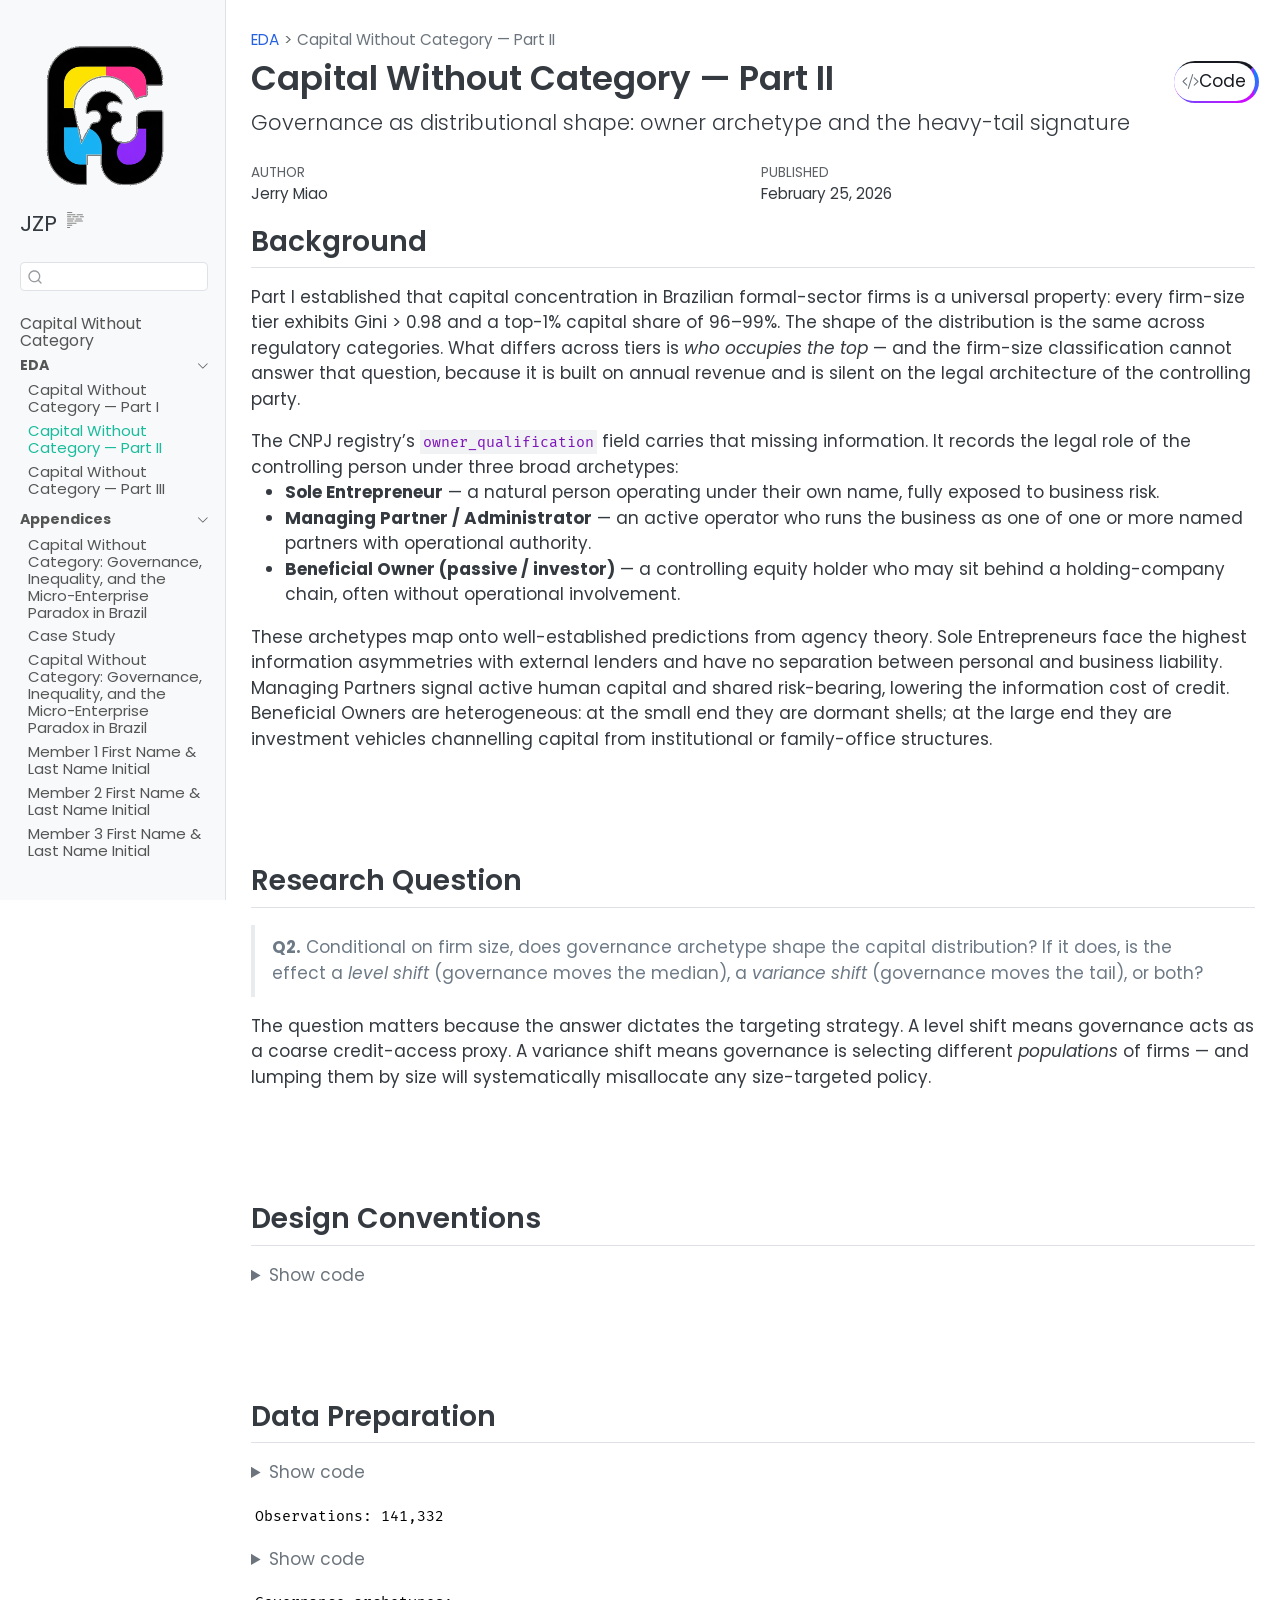
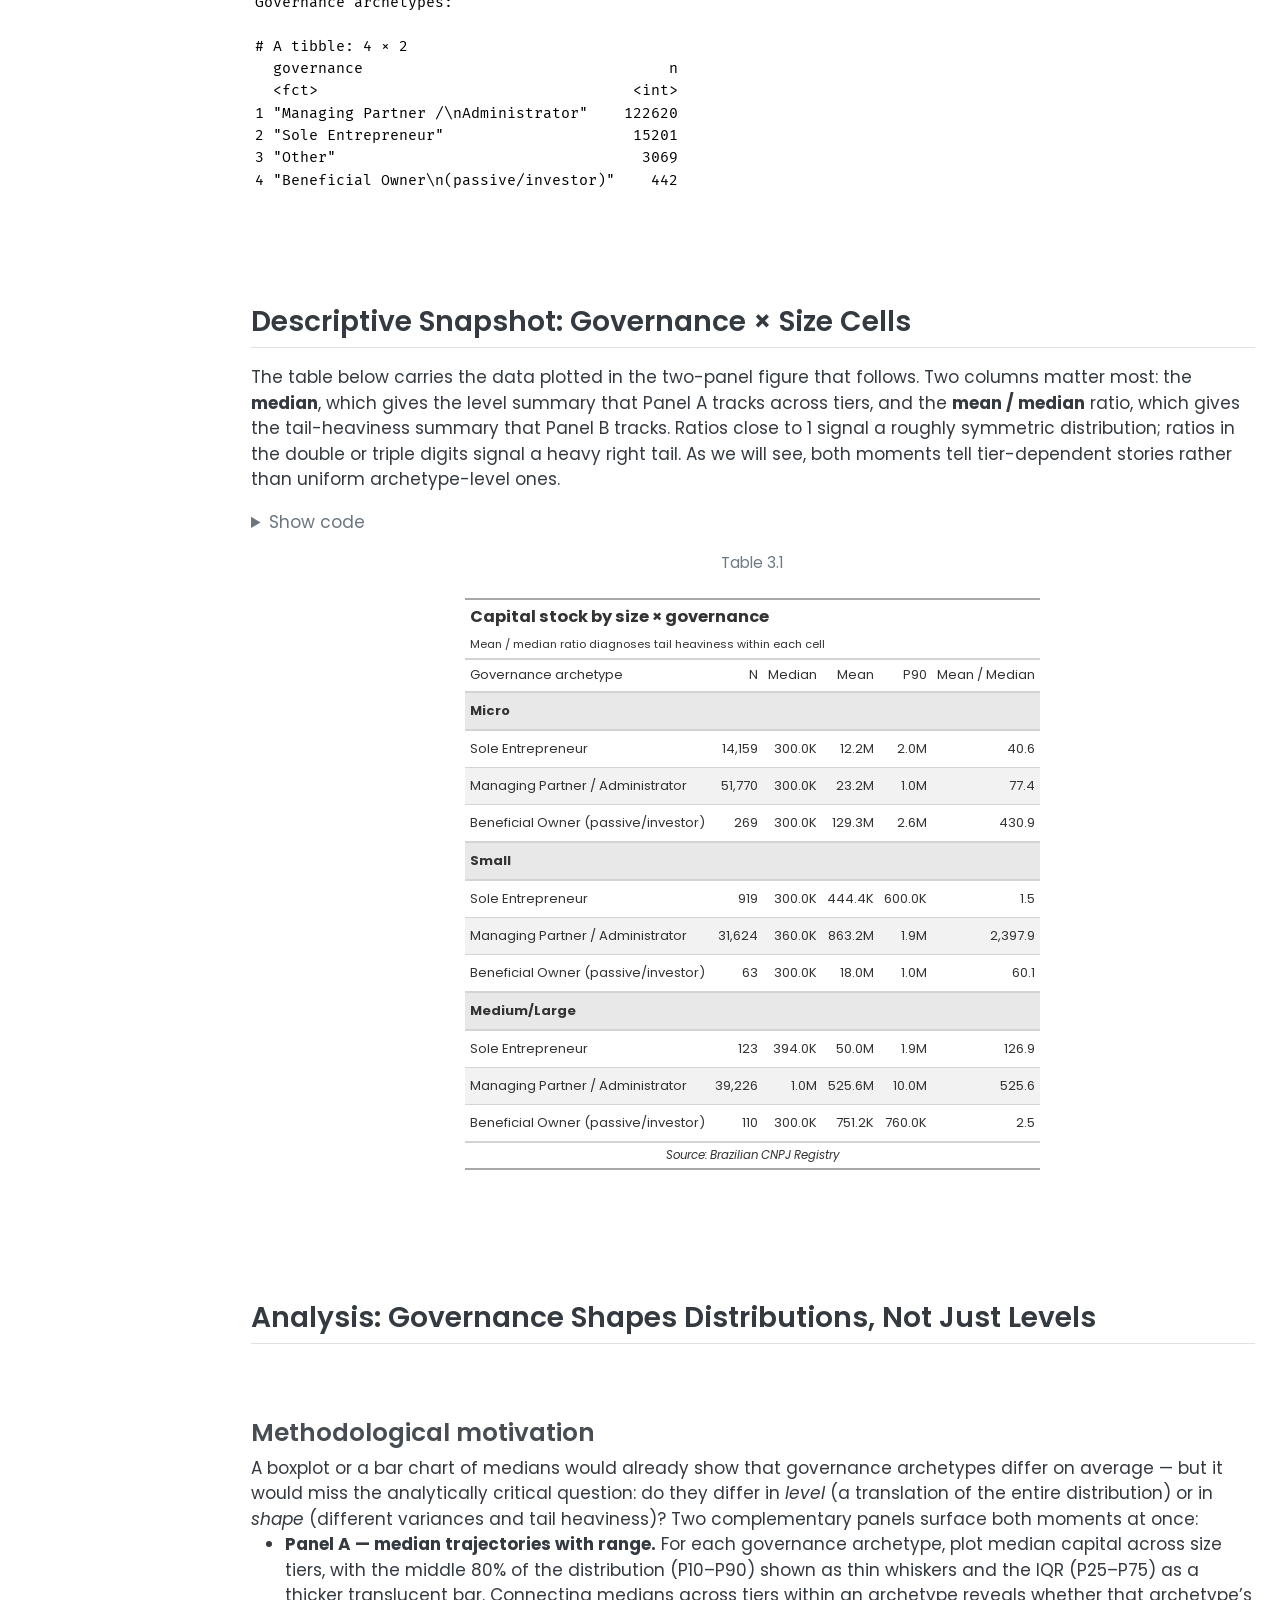
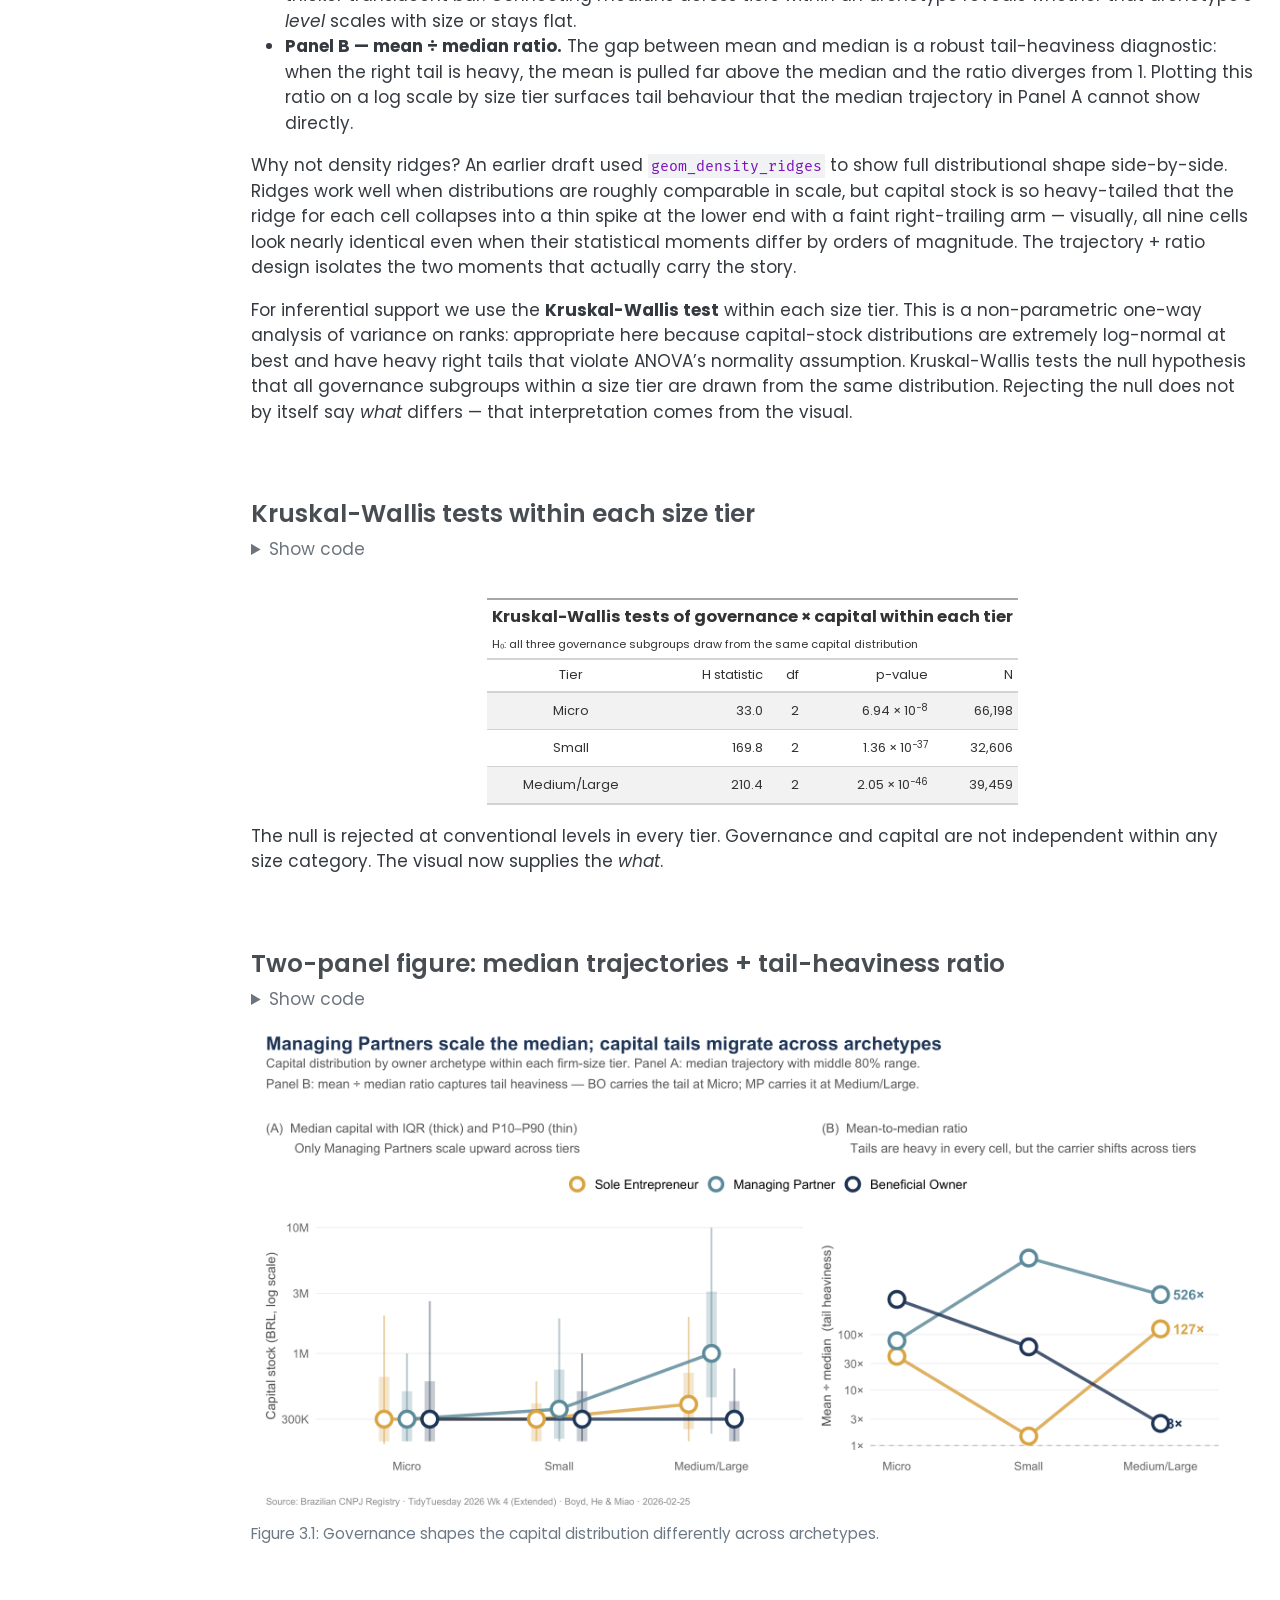
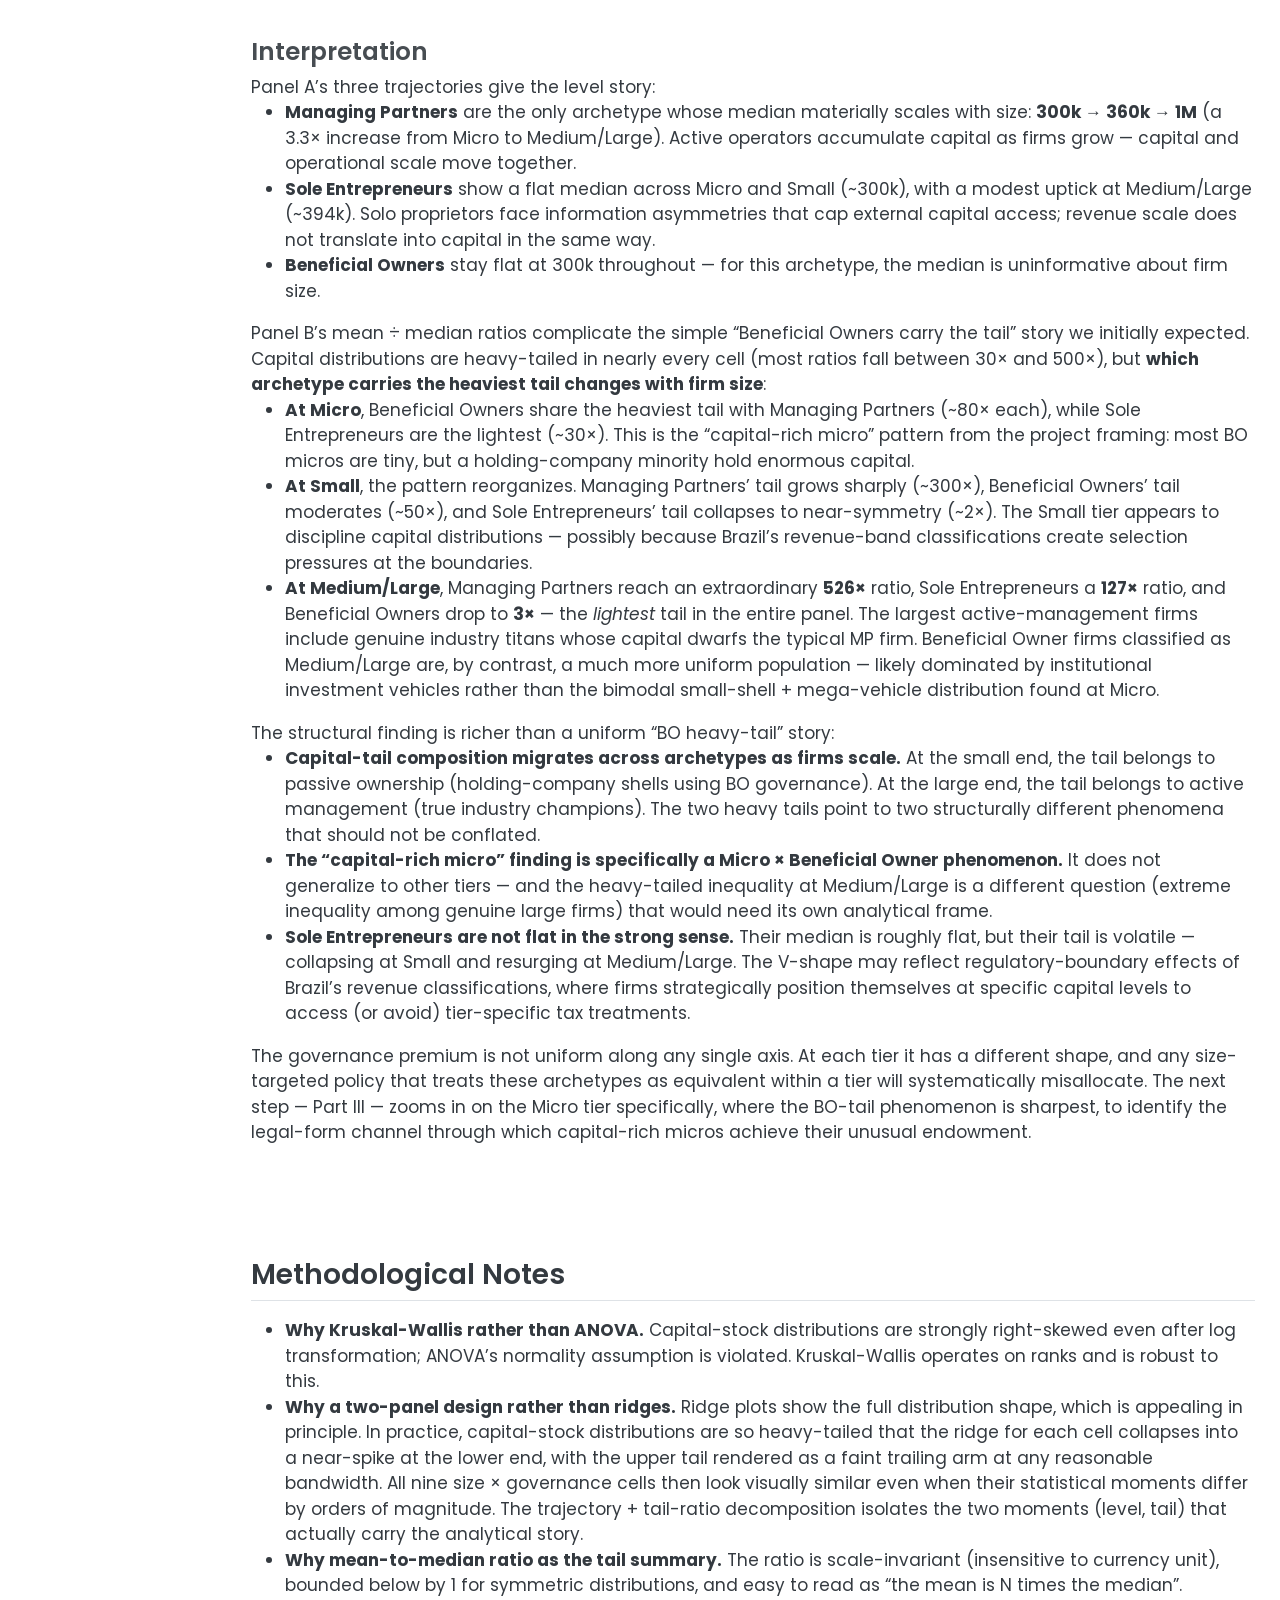
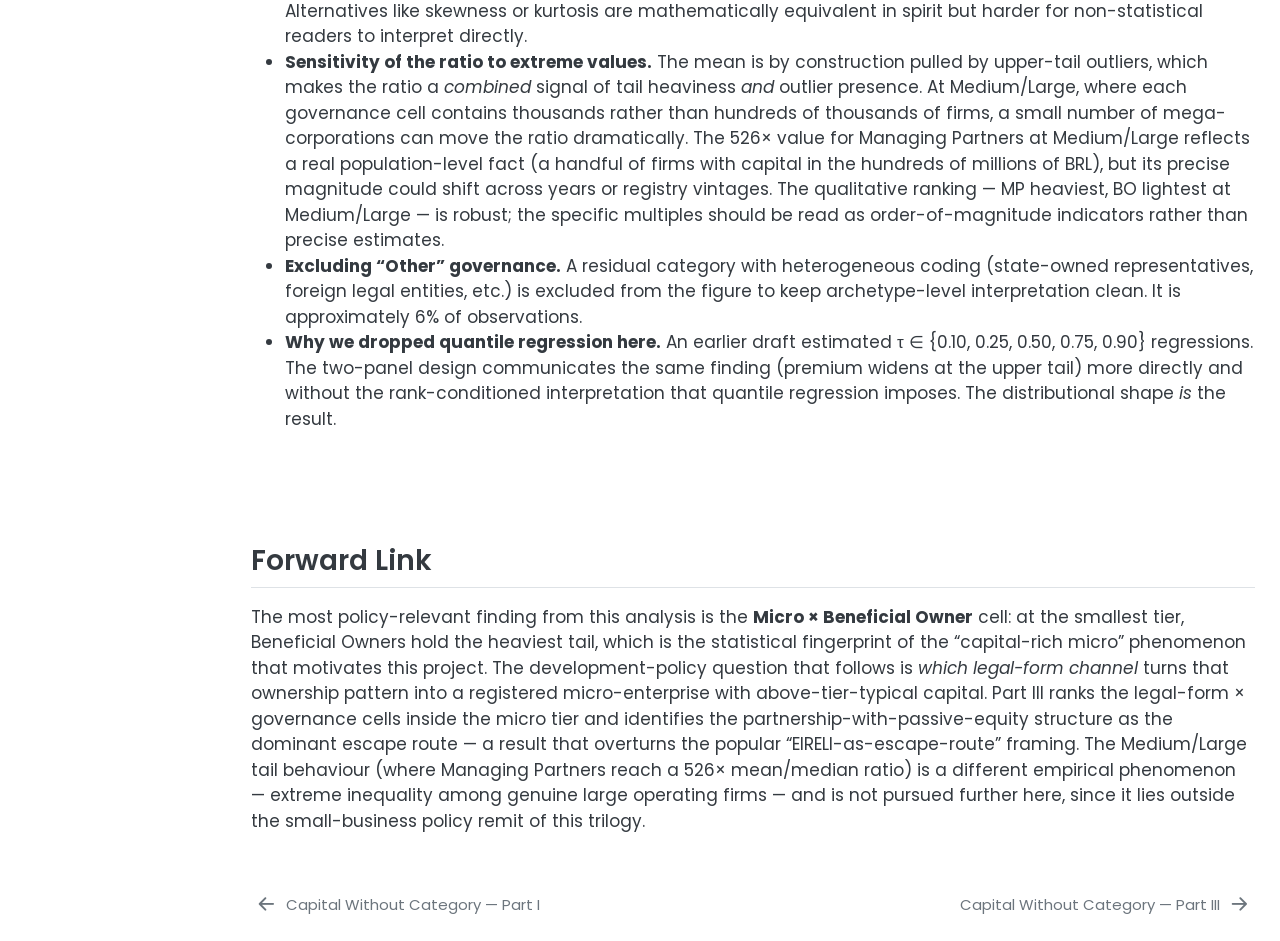
<file: eda/eda-member2.html>
<!DOCTYPE html>
<html xmlns="http://www.w3.org/1999/xhtml" lang="en" xml:lang="en"><head>

<meta charset="utf-8">
<meta name="generator" content="quarto-1.8.25">

<meta name="viewport" content="width=device-width, initial-scale=1.0, user-scalable=yes">

<meta name="author" content="Jerry Miao">
<meta name="dcterms.date" content="2026-02-25">

<title>Capital Without Category — Part II – Capital Without Category</title>
<style>
code{white-space: pre-wrap;}
span.smallcaps{font-variant: small-caps;}
div.columns{display: flex; gap: min(4vw, 1.5em);}
div.column{flex: auto; overflow-x: auto;}
div.hanging-indent{margin-left: 1.5em; text-indent: -1.5em;}
ul.task-list{list-style: none;}
ul.task-list li input[type="checkbox"] {
  width: 0.8em;
  margin: 0 0.8em 0.2em -1em; /* quarto-specific, see https://github.com/quarto-dev/quarto-cli/issues/4556 */ 
  vertical-align: middle;
}
/* CSS for syntax highlighting */
html { -webkit-text-size-adjust: 100%; }
pre > code.sourceCode { white-space: pre; position: relative; }
pre > code.sourceCode > span { display: inline-block; line-height: 1.25; }
pre > code.sourceCode > span:empty { height: 1.2em; }
.sourceCode { overflow: visible; }
code.sourceCode > span { color: inherit; text-decoration: inherit; }
div.sourceCode { margin: 1em 0; }
pre.sourceCode { margin: 0; }
@media screen {
div.sourceCode { overflow: auto; }
}
@media print {
pre > code.sourceCode { white-space: pre-wrap; }
pre > code.sourceCode > span { text-indent: -5em; padding-left: 5em; }
}
pre.numberSource code
  { counter-reset: source-line 0; }
pre.numberSource code > span
  { position: relative; left: -4em; counter-increment: source-line; }
pre.numberSource code > span > a:first-child::before
  { content: counter(source-line);
    position: relative; left: -1em; text-align: right; vertical-align: baseline;
    border: none; display: inline-block;
    -webkit-touch-callout: none; -webkit-user-select: none;
    -khtml-user-select: none; -moz-user-select: none;
    -ms-user-select: none; user-select: none;
    padding: 0 4px; width: 4em;
  }
pre.numberSource { margin-left: 3em;  padding-left: 4px; }
div.sourceCode
  {   }
@media screen {
pre > code.sourceCode > span > a:first-child::before { text-decoration: underline; }
}
</style>


<script src="../site_libs/quarto-nav/quarto-nav.js"></script>
<script src="../site_libs/clipboard/clipboard.min.js"></script>
<script src="../site_libs/quarto-search/autocomplete.umd.js"></script>
<script src="../site_libs/quarto-search/fuse.min.js"></script>
<script src="../site_libs/quarto-search/quarto-search.js"></script>
<meta name="quarto:offset" content="../">
<link href="../eda/eda-member3.html" rel="next">
<link href="../eda/eda-member1.html" rel="prev">
<script src="../site_libs/quarto-html/quarto.js" type="module"></script>
<script src="../site_libs/quarto-html/tabsets/tabsets.js" type="module"></script>
<script src="../site_libs/quarto-html/axe/axe-check.js" type="module"></script>
<script src="../site_libs/quarto-html/popper.min.js"></script>
<script src="../site_libs/quarto-html/tippy.umd.min.js"></script>
<script src="../site_libs/quarto-html/anchor.min.js"></script>
<link href="../site_libs/quarto-html/tippy.css" rel="stylesheet">
<link href="../site_libs/quarto-html/quarto-syntax-highlighting-7b89279ff1a6dce999919e0e67d4d9ec.css" rel="stylesheet" id="quarto-text-highlighting-styles">
<script src="../site_libs/bootstrap/bootstrap.min.js"></script>
<link href="../site_libs/bootstrap/bootstrap-icons.css" rel="stylesheet">
<link href="../site_libs/bootstrap/bootstrap-7202036dd3638cbfcbeb4151d116aa42.min.css" rel="stylesheet" append-hash="true" id="quarto-bootstrap" data-mode="light">
<script id="quarto-search-options" type="application/json">{
  "location": "sidebar",
  "copy-button": false,
  "collapse-after": 3,
  "panel-placement": "start",
  "type": "textbox",
  "limit": 50,
  "keyboard-shortcut": [
    "f",
    "/",
    "s"
  ],
  "show-item-context": false,
  "language": {
    "search-no-results-text": "No results",
    "search-matching-documents-text": "matching documents",
    "search-copy-link-title": "Copy link to search",
    "search-hide-matches-text": "Hide additional matches",
    "search-more-match-text": "more match in this document",
    "search-more-matches-text": "more matches in this document",
    "search-clear-button-title": "Clear",
    "search-text-placeholder": "",
    "search-detached-cancel-button-title": "Cancel",
    "search-submit-button-title": "Submit",
    "search-label": "Search"
  }
}</script>
<style>html{ scroll-behavior: smooth; }</style>
<link href="../site_libs/pagedtable-1.1/css/pagedtable.css" rel="stylesheet">
<script src="../site_libs/pagedtable-1.1/js/pagedtable.js"></script>


<link rel="stylesheet" href="../style/custom.css">
</head>

<body class="nav-sidebar docked quarto-light">

<div id="quarto-search-results"></div>
  <header id="quarto-header" class="headroom fixed-top">
  <nav class="quarto-secondary-nav">
    <div class="container-fluid d-flex">
      <button type="button" class="quarto-btn-toggle btn" data-bs-toggle="collapse" role="button" data-bs-target=".quarto-sidebar-collapse-item" aria-controls="quarto-sidebar" aria-expanded="false" aria-label="Toggle sidebar navigation" onclick="if (window.quartoToggleHeadroom) { window.quartoToggleHeadroom(); }">
        <i class="bi bi-layout-text-sidebar-reverse"></i>
      </button>
        <nav class="quarto-page-breadcrumbs" aria-label="breadcrumb"><ol class="breadcrumb"><li class="breadcrumb-item"><a href="../eda/eda-member1.html">EDA</a></li><li class="breadcrumb-item"><a href="../eda/eda-member2.html"><span class="chapter-title">Capital Without Category — Part II</span></a></li></ol></nav>
        <a class="flex-grow-1" role="navigation" data-bs-toggle="collapse" data-bs-target=".quarto-sidebar-collapse-item" aria-controls="quarto-sidebar" aria-expanded="false" aria-label="Toggle sidebar navigation" onclick="if (window.quartoToggleHeadroom) { window.quartoToggleHeadroom(); }">      
        </a>
      <button type="button" class="btn quarto-search-button" aria-label="Search" onclick="window.quartoOpenSearch();">
        <i class="bi bi-search"></i>
      </button>
    </div>
  </nav>
</header>
<!-- content -->
<div id="quarto-content" class="quarto-container page-columns page-rows-contents page-layout-full">
<!-- sidebar -->
  <nav id="quarto-sidebar" class="sidebar collapse collapse-horizontal quarto-sidebar-collapse-item sidebar-navigation docked overflow-auto">
    <div class="pt-lg-2 mt-2 text-left sidebar-header sidebar-header-stacked">
      <a href="../index.html" class="sidebar-logo-link">
      <img src="../assets/sidebar-logo.png" alt="" class="sidebar-logo light-content py-0 d-lg-inline d-none">
      <img src="../assets/sidebar-logo.png" alt="" class="sidebar-logo dark-content py-0 d-lg-inline d-none">
      </a>
    <div class="sidebar-title mb-0 py-0">
      <a href="../">JZP</a> 
        <div class="sidebar-tools-main">
  <a href="" class="quarto-reader-toggle quarto-navigation-tool px-1" onclick="window.quartoToggleReader(); return false;" title="Toggle reader mode">
  <div class="quarto-reader-toggle-btn">
  <i class="bi"></i>
  </div>
</a>
</div>
    </div>
      </div>
        <div class="mt-2 flex-shrink-0 align-items-center">
        <div class="sidebar-search">
        <div id="quarto-search" class="" title="Search"></div>
        </div>
        </div>
    <div class="sidebar-menu-container"> 
    <ul class="list-unstyled mt-1">
        <li class="sidebar-item">
  <div class="sidebar-item-container"> 
  <a href="../index.html" class="sidebar-item-text sidebar-link"><span class="chapter-title">Capital Without Category</span></a>
  </div>
</li>
        <li class="sidebar-item sidebar-item-section">
      <div class="sidebar-item-container"> 
            <a class="sidebar-item-text sidebar-link text-start" data-bs-toggle="collapse" data-bs-target="#quarto-sidebar-section-1" role="navigation" aria-expanded="true">
 <span class="menu-text">EDA</span></a>
          <a class="sidebar-item-toggle text-start" data-bs-toggle="collapse" data-bs-target="#quarto-sidebar-section-1" role="navigation" aria-expanded="true" aria-label="Toggle section">
            <i class="bi bi-chevron-right ms-2"></i>
          </a> 
      </div>
      <ul id="quarto-sidebar-section-1" class="collapse list-unstyled sidebar-section depth1 show">  
          <li class="sidebar-item">
  <div class="sidebar-item-container"> 
  <a href="../eda/eda-member1.html" class="sidebar-item-text sidebar-link"><span class="chapter-title">Capital Without Category — Part I</span></a>
  </div>
</li>
          <li class="sidebar-item">
  <div class="sidebar-item-container"> 
  <a href="../eda/eda-member2.html" class="sidebar-item-text sidebar-link active"><span class="chapter-title">Capital Without Category — Part II</span></a>
  </div>
</li>
          <li class="sidebar-item">
  <div class="sidebar-item-container"> 
  <a href="../eda/eda-member3.html" class="sidebar-item-text sidebar-link"><span class="chapter-title">Capital Without Category — Part III</span></a>
  </div>
</li>
      </ul>
  </li>
        <li class="sidebar-item sidebar-item-section">
      <div class="sidebar-item-container"> 
            <a class="sidebar-item-text sidebar-link text-start" data-bs-toggle="collapse" data-bs-target="#quarto-sidebar-section-2" role="navigation" aria-expanded="true">
 <span class="menu-text">Appendices</span></a>
          <a class="sidebar-item-toggle text-start" data-bs-toggle="collapse" data-bs-target="#quarto-sidebar-section-2" role="navigation" aria-expanded="true" aria-label="Toggle section">
            <i class="bi bi-chevron-right ms-2"></i>
          </a> 
      </div>
      <ul id="quarto-sidebar-section-2" class="collapse list-unstyled sidebar-section depth1 show">  
          <li class="sidebar-item">
  <div class="sidebar-item-container"> 
  <a href="../appx/proposal.html" class="sidebar-item-text sidebar-link"><span class="chapter-title">Capital Without Category: Governance, Inequality, and the Micro-Enterprise Paradox in Brazil</span></a>
  </div>
</li>
          <li class="sidebar-item">
  <div class="sidebar-item-container"> 
  <a href="../appx/case-study.html" class="sidebar-item-text sidebar-link"><span class="chapter-title">Case Study</span></a>
  </div>
</li>
          <li class="sidebar-item">
  <div class="sidebar-item-container"> 
  <a href="../appx/capital_without_category.html" class="sidebar-item-text sidebar-link"><span class="chapter-title">Capital Without Category: Governance, Inequality, and the Micro-Enterprise Paradox in Brazil</span></a>
  </div>
</li>
          <li class="sidebar-item">
  <div class="sidebar-item-container"> 
  <a href="../wa/wa-member1.html" class="sidebar-item-text sidebar-link"><span class="chapter-title">Member 1 First Name &amp; Last Name Initial</span></a>
  </div>
</li>
          <li class="sidebar-item">
  <div class="sidebar-item-container"> 
  <a href="../wa/wa-member2.html" class="sidebar-item-text sidebar-link"><span class="chapter-title">Member 2 First Name &amp; Last Name Initial</span></a>
  </div>
</li>
          <li class="sidebar-item">
  <div class="sidebar-item-container"> 
  <a href="../wa/wa-member3.html" class="sidebar-item-text sidebar-link"><span class="chapter-title">Member 3 First Name &amp; Last Name Initial</span></a>
  </div>
</li>
      </ul>
  </li>
    </ul>
    </div>
    <nav id="TOC" role="doc-toc" class="toc-active">
    <h2 id="toc-title">Table of contents</h2>
   
  <ul>
  <li><a href="#background" id="toc-background" class="nav-link active" data-scroll-target="#background">Background</a></li>
  <li><a href="#research-question" id="toc-research-question" class="nav-link" data-scroll-target="#research-question">Research Question</a></li>
  <li><a href="#design-conventions" id="toc-design-conventions" class="nav-link" data-scroll-target="#design-conventions">Design Conventions</a></li>
  <li><a href="#data-preparation" id="toc-data-preparation" class="nav-link" data-scroll-target="#data-preparation">Data Preparation</a></li>
  <li><a href="#descriptive-snapshot-governance-size-cells" id="toc-descriptive-snapshot-governance-size-cells" class="nav-link" data-scroll-target="#descriptive-snapshot-governance-size-cells">Descriptive Snapshot: Governance × Size Cells</a></li>
  <li><a href="#analysis-governance-shapes-distributions-not-just-levels" id="toc-analysis-governance-shapes-distributions-not-just-levels" class="nav-link" data-scroll-target="#analysis-governance-shapes-distributions-not-just-levels">Analysis: Governance Shapes Distributions, Not Just Levels</a>
  <ul class="collapse">
  <li><a href="#methodological-motivation" id="toc-methodological-motivation" class="nav-link" data-scroll-target="#methodological-motivation">Methodological motivation</a></li>
  <li><a href="#kruskal-wallis-tests-within-each-size-tier" id="toc-kruskal-wallis-tests-within-each-size-tier" class="nav-link" data-scroll-target="#kruskal-wallis-tests-within-each-size-tier">Kruskal-Wallis tests within each size tier</a></li>
  <li><a href="#two-panel-figure-median-trajectories-tail-heaviness-ratio" id="toc-two-panel-figure-median-trajectories-tail-heaviness-ratio" class="nav-link" data-scroll-target="#two-panel-figure-median-trajectories-tail-heaviness-ratio">Two-panel figure: median trajectories + tail-heaviness ratio</a></li>
  <li><a href="#interpretation" id="toc-interpretation" class="nav-link" data-scroll-target="#interpretation">Interpretation</a></li>
  </ul></li>
  <li><a href="#methodological-notes" id="toc-methodological-notes" class="nav-link" data-scroll-target="#methodological-notes">Methodological Notes</a></li>
  <li><a href="#forward-link" id="toc-forward-link" class="nav-link" data-scroll-target="#forward-link">Forward Link</a></li>
  </ul>
</nav>
</nav>
<div id="quarto-sidebar-glass" class="quarto-sidebar-collapse-item" data-bs-toggle="collapse" data-bs-target=".quarto-sidebar-collapse-item"></div>
<!-- margin-sidebar -->
    <div id="quarto-margin-sidebar" class="sidebar margin-sidebar zindex-bottom">
    </div>
<!-- main -->
<main class="content column-page-right" id="quarto-document-content">

<header id="title-block-header" class="quarto-title-block default"><nav class="quarto-page-breadcrumbs quarto-title-breadcrumbs d-none d-lg-block" aria-label="breadcrumb"><ol class="breadcrumb"><li class="breadcrumb-item"><a href="../eda/eda-member1.html">EDA</a></li><li class="breadcrumb-item"><a href="../eda/eda-member2.html"><span class="chapter-title">Capital Without Category — Part II</span></a></li></ol></nav>
<div class="quarto-title">
<div class="quarto-title-block"><div><h1 class="title"><span class="chapter-title">Capital Without Category — Part II</span></h1><button type="button" class="btn code-tools-button dropdown-toggle" id="quarto-code-tools-menu" data-bs-toggle="dropdown" aria-expanded="false"><i class="bi"></i> Code</button><ul class="dropdown-menu dropdown-menu-end" aria-labelelledby="quarto-code-tools-menu"><li><a id="quarto-show-all-code" class="dropdown-item" href="javascript:void(0)" role="button">Show All Code</a></li><li><a id="quarto-hide-all-code" class="dropdown-item" href="javascript:void(0)" role="button">Hide All Code</a></li><li><hr class="dropdown-divider"></li><li><a id="quarto-view-source" class="dropdown-item" href="javascript:void(0)" role="button">View Source</a></li></ul></div></div>
<p class="subtitle lead">Governance as distributional shape: owner archetype and the heavy-tail signature</p>
</div>



<div class="quarto-title-meta column-page-right">

    <div>
    <div class="quarto-title-meta-heading">Author</div>
    <div class="quarto-title-meta-contents">
             <p>Jerry Miao </p>
          </div>
  </div>
    
    <div>
    <div class="quarto-title-meta-heading">Published</div>
    <div class="quarto-title-meta-contents">
      <p class="date">February 25, 2026</p>
    </div>
  </div>
  
    
  </div>
  


</header>


<section id="background" class="level2">
<h2 class="anchored" data-anchor-id="background">Background</h2>
<p>Part I established that capital concentration in Brazilian formal-sector firms is a universal property: every firm-size tier exhibits Gini &gt; 0.98 and a top-1% capital share of 96–99%. The shape of the distribution is the same across regulatory categories. What differs across tiers is <em>who occupies the top</em> — and the firm-size classification cannot answer that question, because it is built on annual revenue and is silent on the legal architecture of the controlling party.</p>
<p>The CNPJ registry’s <code>owner_qualification</code> field carries that missing information. It records the legal role of the controlling person under three broad archetypes:</p>
<ul>
<li><strong>Sole Entrepreneur</strong> — a natural person operating under their own name, fully exposed to business risk.</li>
<li><strong>Managing Partner / Administrator</strong> — an active operator who runs the business as one of one or more named partners with operational authority.</li>
<li><strong>Beneficial Owner (passive / investor)</strong> — a controlling equity holder who may sit behind a holding-company chain, often without operational involvement.</li>
</ul>
<p>These archetypes map onto well-established predictions from agency theory. Sole Entrepreneurs face the highest information asymmetries with external lenders and have no separation between personal and business liability. Managing Partners signal active human capital and shared risk-bearing, lowering the information cost of credit. Beneficial Owners are heterogeneous: at the small end they are dormant shells; at the large end they are investment vehicles channelling capital from institutional or family-office structures.</p>
</section>
<section id="research-question" class="level2">
<h2 class="anchored" data-anchor-id="research-question">Research Question</h2>
<blockquote class="blockquote">
<p><strong>Q2.</strong> Conditional on firm size, does governance archetype shape the capital distribution? If it does, is the effect a <em>level shift</em> (governance moves the median), a <em>variance shift</em> (governance moves the tail), or both?</p>
</blockquote>
<p>The question matters because the answer dictates the targeting strategy. A level shift means governance acts as a coarse credit-access proxy. A variance shift means governance is selecting different <em>populations</em> of firms — and lumping them by size will systematically misallocate any size-targeted policy.</p>
</section>
<section id="design-conventions" class="level2">
<h2 class="anchored" data-anchor-id="design-conventions">Design Conventions</h2>
<div class="cell">
<details class="code-fold">
<summary>Show code</summary>
<div class="code-copy-outer-scaffold"><div class="sourceCode cell-code" id="cb1"><pre class="sourceCode r code-with-copy"><code class="sourceCode r"><span id="cb1-1"><a href="#cb1-1" aria-hidden="true" tabindex="-1"></a><span class="fu">library</span>(tidyverse)</span>
<span id="cb1-2"><a href="#cb1-2" aria-hidden="true" tabindex="-1"></a><span class="fu">library</span>(scales)</span>
<span id="cb1-3"><a href="#cb1-3" aria-hidden="true" tabindex="-1"></a><span class="fu">library</span>(patchwork)</span>
<span id="cb1-4"><a href="#cb1-4" aria-hidden="true" tabindex="-1"></a><span class="fu">library</span>(gt)</span>
<span id="cb1-5"><a href="#cb1-5" aria-hidden="true" tabindex="-1"></a></span>
<span id="cb1-6"><a href="#cb1-6" aria-hidden="true" tabindex="-1"></a><span class="co"># ── Shared palette ──────────────────────────────────────────────────────────</span></span>
<span id="cb1-7"><a href="#cb1-7" aria-hidden="true" tabindex="-1"></a>pal_size <span class="ot">&lt;-</span> <span class="fu">c</span>(</span>
<span id="cb1-8"><a href="#cb1-8" aria-hidden="true" tabindex="-1"></a>  <span class="st">"Micro"</span>        <span class="ot">=</span> <span class="st">"#c3553a"</span>,</span>
<span id="cb1-9"><a href="#cb1-9" aria-hidden="true" tabindex="-1"></a>  <span class="st">"Small"</span>        <span class="ot">=</span> <span class="st">"#d9a441"</span>,</span>
<span id="cb1-10"><a href="#cb1-10" aria-hidden="true" tabindex="-1"></a>  <span class="st">"Medium/Large"</span> <span class="ot">=</span> <span class="st">"#2a5a6b"</span></span>
<span id="cb1-11"><a href="#cb1-11" aria-hidden="true" tabindex="-1"></a>)</span>
<span id="cb1-12"><a href="#cb1-12" aria-hidden="true" tabindex="-1"></a></span>
<span id="cb1-13"><a href="#cb1-13" aria-hidden="true" tabindex="-1"></a>pal_gov <span class="ot">&lt;-</span> <span class="fu">c</span>(</span>
<span id="cb1-14"><a href="#cb1-14" aria-hidden="true" tabindex="-1"></a>  <span class="st">"Sole Entrepreneur"</span>                    <span class="ot">=</span> <span class="st">"#d9a441"</span>,   <span class="co"># amber (solo)</span></span>
<span id="cb1-15"><a href="#cb1-15" aria-hidden="true" tabindex="-1"></a>  <span class="st">"Managing Partner /</span><span class="sc">\n</span><span class="st">Administrator"</span>    <span class="ot">=</span> <span class="st">"#5b8a9a"</span>,   <span class="co"># slate blue (active)</span></span>
<span id="cb1-16"><a href="#cb1-16" aria-hidden="true" tabindex="-1"></a>  <span class="st">"Beneficial Owner</span><span class="sc">\n</span><span class="st">(passive/investor)"</span> <span class="ot">=</span> <span class="st">"#1d3557"</span>    <span class="co"># deep navy (passive)</span></span>
<span id="cb1-17"><a href="#cb1-17" aria-hidden="true" tabindex="-1"></a>)</span>
<span id="cb1-18"><a href="#cb1-18" aria-hidden="true" tabindex="-1"></a></span>
<span id="cb1-19"><a href="#cb1-19" aria-hidden="true" tabindex="-1"></a><span class="co"># ── Shared theme ────────────────────────────────────────────────────────────</span></span>
<span id="cb1-20"><a href="#cb1-20" aria-hidden="true" tabindex="-1"></a>theme_cwc <span class="ot">&lt;-</span> <span class="cf">function</span>(<span class="at">base_size =</span> <span class="dv">13</span>) {</span>
<span id="cb1-21"><a href="#cb1-21" aria-hidden="true" tabindex="-1"></a>  <span class="fu">theme_minimal</span>(<span class="at">base_size =</span> base_size) <span class="sc">+</span></span>
<span id="cb1-22"><a href="#cb1-22" aria-hidden="true" tabindex="-1"></a>    <span class="fu">theme</span>(</span>
<span id="cb1-23"><a href="#cb1-23" aria-hidden="true" tabindex="-1"></a>      <span class="at">plot.title        =</span> <span class="fu">element_text</span>(<span class="at">face =</span> <span class="st">"bold"</span>, <span class="at">size =</span> base_size <span class="sc">+</span> <span class="dv">2</span>,</span>
<span id="cb1-24"><a href="#cb1-24" aria-hidden="true" tabindex="-1"></a>                                       <span class="at">colour =</span> <span class="st">"#1d3557"</span>, <span class="at">margin =</span> <span class="fu">margin</span>(<span class="at">b =</span> <span class="dv">4</span>)),</span>
<span id="cb1-25"><a href="#cb1-25" aria-hidden="true" tabindex="-1"></a>      <span class="at">plot.subtitle     =</span> <span class="fu">element_text</span>(<span class="at">colour =</span> <span class="st">"grey35"</span>, <span class="at">size =</span> base_size <span class="sc">-</span> <span class="dv">2</span>,</span>
<span id="cb1-26"><a href="#cb1-26" aria-hidden="true" tabindex="-1"></a>                                       <span class="at">lineheight =</span> <span class="fl">1.35</span>, <span class="at">margin =</span> <span class="fu">margin</span>(<span class="at">b =</span> <span class="dv">18</span>)),</span>
<span id="cb1-27"><a href="#cb1-27" aria-hidden="true" tabindex="-1"></a>      <span class="at">plot.caption      =</span> <span class="fu">element_text</span>(<span class="at">colour =</span> <span class="st">"grey55"</span>, <span class="at">size =</span> base_size <span class="sc">-</span> <span class="dv">5</span>,</span>
<span id="cb1-28"><a href="#cb1-28" aria-hidden="true" tabindex="-1"></a>                                       <span class="at">hjust =</span> <span class="dv">0</span>, <span class="at">margin =</span> <span class="fu">margin</span>(<span class="at">t =</span> <span class="dv">12</span>)),</span>
<span id="cb1-29"><a href="#cb1-29" aria-hidden="true" tabindex="-1"></a>      <span class="at">plot.title.position   =</span> <span class="st">"plot"</span>,</span>
<span id="cb1-30"><a href="#cb1-30" aria-hidden="true" tabindex="-1"></a>      <span class="at">plot.caption.position =</span> <span class="st">"plot"</span>,</span>
<span id="cb1-31"><a href="#cb1-31" aria-hidden="true" tabindex="-1"></a>      <span class="at">strip.text        =</span> <span class="fu">element_text</span>(<span class="at">face =</span> <span class="st">"bold"</span>, <span class="at">size =</span> base_size <span class="sc">-</span> <span class="dv">1</span>,</span>
<span id="cb1-32"><a href="#cb1-32" aria-hidden="true" tabindex="-1"></a>                                       <span class="at">colour =</span> <span class="st">"#1d3557"</span>),</span>
<span id="cb1-33"><a href="#cb1-33" aria-hidden="true" tabindex="-1"></a>      <span class="at">strip.background  =</span> <span class="fu">element_rect</span>(<span class="at">fill =</span> <span class="st">"grey96"</span>, <span class="at">colour =</span> <span class="cn">NA</span>),</span>
<span id="cb1-34"><a href="#cb1-34" aria-hidden="true" tabindex="-1"></a>      <span class="at">panel.grid.minor  =</span> <span class="fu">element_blank</span>(),</span>
<span id="cb1-35"><a href="#cb1-35" aria-hidden="true" tabindex="-1"></a>      <span class="at">panel.grid.major  =</span> <span class="fu">element_line</span>(<span class="at">colour =</span> <span class="st">"grey92"</span>, <span class="at">linewidth =</span> <span class="fl">0.3</span>),</span>
<span id="cb1-36"><a href="#cb1-36" aria-hidden="true" tabindex="-1"></a>      <span class="at">panel.spacing     =</span> <span class="fu">unit</span>(<span class="fl">1.4</span>, <span class="st">"lines"</span>),</span>
<span id="cb1-37"><a href="#cb1-37" aria-hidden="true" tabindex="-1"></a>      <span class="at">legend.position   =</span> <span class="st">"top"</span>,</span>
<span id="cb1-38"><a href="#cb1-38" aria-hidden="true" tabindex="-1"></a>      <span class="at">legend.title      =</span> <span class="fu">element_text</span>(<span class="at">face =</span> <span class="st">"bold"</span>, <span class="at">size =</span> base_size <span class="sc">-</span> <span class="dv">2</span>),</span>
<span id="cb1-39"><a href="#cb1-39" aria-hidden="true" tabindex="-1"></a>      <span class="at">legend.text       =</span> <span class="fu">element_text</span>(<span class="at">size =</span> base_size <span class="sc">-</span> <span class="dv">2</span>),</span>
<span id="cb1-40"><a href="#cb1-40" aria-hidden="true" tabindex="-1"></a>      <span class="at">axis.title        =</span> <span class="fu">element_text</span>(<span class="at">colour =</span> <span class="st">"grey30"</span>, <span class="at">size =</span> base_size <span class="sc">-</span> <span class="dv">2</span>),</span>
<span id="cb1-41"><a href="#cb1-41" aria-hidden="true" tabindex="-1"></a>      <span class="at">axis.text         =</span> <span class="fu">element_text</span>(<span class="at">colour =</span> <span class="st">"grey40"</span>, <span class="at">size =</span> base_size <span class="sc">-</span> <span class="dv">3</span>)</span>
<span id="cb1-42"><a href="#cb1-42" aria-hidden="true" tabindex="-1"></a>    )</span>
<span id="cb1-43"><a href="#cb1-43" aria-hidden="true" tabindex="-1"></a>}</span>
<span id="cb1-44"><a href="#cb1-44" aria-hidden="true" tabindex="-1"></a></span>
<span id="cb1-45"><a href="#cb1-45" aria-hidden="true" tabindex="-1"></a>caption_text <span class="ot">&lt;-</span> <span class="fu">paste</span>(</span>
<span id="cb1-46"><a href="#cb1-46" aria-hidden="true" tabindex="-1"></a>  <span class="st">"Source: Brazilian CNPJ Registry · TidyTuesday 2026 Wk 4 (Extended)"</span>,</span>
<span id="cb1-47"><a href="#cb1-47" aria-hidden="true" tabindex="-1"></a>  <span class="st">"· Boyd, He &amp; Miao · 2026-02-25"</span></span>
<span id="cb1-48"><a href="#cb1-48" aria-hidden="true" tabindex="-1"></a>)</span></code></pre></div><button title="Copy to Clipboard" class="code-copy-button"><i class="bi"></i></button></div>
</details>
</div>
</section>
<section id="data-preparation" class="level2">
<h2 class="anchored" data-anchor-id="data-preparation">Data Preparation</h2>
<div class="cell">
<details class="code-fold">
<summary>Show code</summary>
<div class="code-copy-outer-scaffold"><div class="sourceCode cell-code" id="cb2"><pre class="sourceCode r code-with-copy"><code class="sourceCode r"><span id="cb2-1"><a href="#cb2-1" aria-hidden="true" tabindex="-1"></a>companies <span class="ot">&lt;-</span> <span class="fu">read_csv</span>(</span>
<span id="cb2-2"><a href="#cb2-2" aria-hidden="true" tabindex="-1"></a>  <span class="st">"https://raw.githubusercontent.com/rfordatascience/tidytuesday/main/data/2026/2026-01-27/companies.csv"</span>,</span>
<span id="cb2-3"><a href="#cb2-3" aria-hidden="true" tabindex="-1"></a>  <span class="at">show_col_types =</span> <span class="cn">FALSE</span></span>
<span id="cb2-4"><a href="#cb2-4" aria-hidden="true" tabindex="-1"></a>)</span>
<span id="cb2-5"><a href="#cb2-5" aria-hidden="true" tabindex="-1"></a></span>
<span id="cb2-6"><a href="#cb2-6" aria-hidden="true" tabindex="-1"></a>co <span class="ot">&lt;-</span> companies <span class="sc">|&gt;</span></span>
<span id="cb2-7"><a href="#cb2-7" aria-hidden="true" tabindex="-1"></a>  <span class="fu">filter</span>(</span>
<span id="cb2-8"><a href="#cb2-8" aria-hidden="true" tabindex="-1"></a>    <span class="sc">!</span><span class="fu">is.na</span>(company_size),</span>
<span id="cb2-9"><a href="#cb2-9" aria-hidden="true" tabindex="-1"></a>    <span class="sc">!</span><span class="fu">is.na</span>(capital_stock),</span>
<span id="cb2-10"><a href="#cb2-10" aria-hidden="true" tabindex="-1"></a>    <span class="sc">!</span><span class="fu">is.na</span>(owner_qualification),</span>
<span id="cb2-11"><a href="#cb2-11" aria-hidden="true" tabindex="-1"></a>    capital_stock <span class="sc">&gt;</span> <span class="dv">0</span></span>
<span id="cb2-12"><a href="#cb2-12" aria-hidden="true" tabindex="-1"></a>  ) <span class="sc">|&gt;</span></span>
<span id="cb2-13"><a href="#cb2-13" aria-hidden="true" tabindex="-1"></a>  <span class="fu">mutate</span>(</span>
<span id="cb2-14"><a href="#cb2-14" aria-hidden="true" tabindex="-1"></a>    <span class="at">size =</span> <span class="fu">case_when</span>(</span>
<span id="cb2-15"><a href="#cb2-15" aria-hidden="true" tabindex="-1"></a>      company_size <span class="sc">==</span> <span class="st">"micro-enterprise"</span> <span class="sc">~</span> <span class="st">"Micro"</span>,</span>
<span id="cb2-16"><a href="#cb2-16" aria-hidden="true" tabindex="-1"></a>      company_size <span class="sc">==</span> <span class="st">"small-enterprise"</span> <span class="sc">~</span> <span class="st">"Small"</span>,</span>
<span id="cb2-17"><a href="#cb2-17" aria-hidden="true" tabindex="-1"></a>      <span class="cn">TRUE</span>                               <span class="sc">~</span> <span class="st">"Medium/Large"</span></span>
<span id="cb2-18"><a href="#cb2-18" aria-hidden="true" tabindex="-1"></a>    ),</span>
<span id="cb2-19"><a href="#cb2-19" aria-hidden="true" tabindex="-1"></a>    <span class="at">size =</span> <span class="fu">factor</span>(size, <span class="at">levels =</span> <span class="fu">c</span>(<span class="st">"Micro"</span>, <span class="st">"Small"</span>, <span class="st">"Medium/Large"</span>)),</span>
<span id="cb2-20"><a href="#cb2-20" aria-hidden="true" tabindex="-1"></a></span>
<span id="cb2-21"><a href="#cb2-21" aria-hidden="true" tabindex="-1"></a>    <span class="at">governance =</span> <span class="fu">case_when</span>(</span>
<span id="cb2-22"><a href="#cb2-22" aria-hidden="true" tabindex="-1"></a>      <span class="fu">str_detect</span>(owner_qualification,</span>
<span id="cb2-23"><a href="#cb2-23" aria-hidden="true" tabindex="-1"></a>                 <span class="fu">regex</span>(<span class="st">"beneficial owner"</span>, <span class="at">ignore_case =</span> <span class="cn">TRUE</span>))     <span class="sc">~</span> <span class="st">"Beneficial Owner</span><span class="sc">\n</span><span class="st">(passive/investor)"</span>,</span>
<span id="cb2-24"><a href="#cb2-24" aria-hidden="true" tabindex="-1"></a>      <span class="fu">str_detect</span>(owner_qualification,</span>
<span id="cb2-25"><a href="#cb2-25" aria-hidden="true" tabindex="-1"></a>                 <span class="fu">regex</span>(<span class="st">"entrepreneur|business owner"</span>, <span class="at">ignore_case =</span> <span class="cn">TRUE</span>)) <span class="sc">~</span> <span class="st">"Sole Entrepreneur"</span>,</span>
<span id="cb2-26"><a href="#cb2-26" aria-hidden="true" tabindex="-1"></a>      <span class="fu">str_detect</span>(owner_qualification,</span>
<span id="cb2-27"><a href="#cb2-27" aria-hidden="true" tabindex="-1"></a>                 <span class="fu">regex</span>(<span class="st">"managing partner|administrator"</span>, <span class="at">ignore_case =</span> <span class="cn">TRUE</span>)) <span class="sc">~</span> <span class="st">"Managing Partner /</span><span class="sc">\n</span><span class="st">Administrator"</span>,</span>
<span id="cb2-28"><a href="#cb2-28" aria-hidden="true" tabindex="-1"></a>      <span class="cn">TRUE</span> <span class="sc">~</span> <span class="st">"Other"</span></span>
<span id="cb2-29"><a href="#cb2-29" aria-hidden="true" tabindex="-1"></a>    ),</span>
<span id="cb2-30"><a href="#cb2-30" aria-hidden="true" tabindex="-1"></a>    <span class="at">governance =</span> <span class="fu">factor</span>(governance, <span class="at">levels =</span> <span class="fu">c</span>(</span>
<span id="cb2-31"><a href="#cb2-31" aria-hidden="true" tabindex="-1"></a>      <span class="st">"Sole Entrepreneur"</span>,</span>
<span id="cb2-32"><a href="#cb2-32" aria-hidden="true" tabindex="-1"></a>      <span class="st">"Managing Partner /</span><span class="sc">\n</span><span class="st">Administrator"</span>,</span>
<span id="cb2-33"><a href="#cb2-33" aria-hidden="true" tabindex="-1"></a>      <span class="st">"Beneficial Owner</span><span class="sc">\n</span><span class="st">(passive/investor)"</span>,</span>
<span id="cb2-34"><a href="#cb2-34" aria-hidden="true" tabindex="-1"></a>      <span class="st">"Other"</span></span>
<span id="cb2-35"><a href="#cb2-35" aria-hidden="true" tabindex="-1"></a>    )),</span>
<span id="cb2-36"><a href="#cb2-36" aria-hidden="true" tabindex="-1"></a></span>
<span id="cb2-37"><a href="#cb2-37" aria-hidden="true" tabindex="-1"></a>    <span class="at">log_capital =</span> <span class="fu">log10</span>(capital_stock)</span>
<span id="cb2-38"><a href="#cb2-38" aria-hidden="true" tabindex="-1"></a>  )</span>
<span id="cb2-39"><a href="#cb2-39" aria-hidden="true" tabindex="-1"></a></span>
<span id="cb2-40"><a href="#cb2-40" aria-hidden="true" tabindex="-1"></a><span class="fu">cat</span>(<span class="st">"Observations:"</span>, <span class="fu">comma</span>(<span class="fu">nrow</span>(co)), <span class="st">"</span><span class="sc">\n</span><span class="st">"</span>)</span></code></pre></div><button title="Copy to Clipboard" class="code-copy-button"><i class="bi"></i></button></div>
</details>
<div class="cell-output cell-output-stdout">
<pre><code>Observations: 141,332 </code></pre>
</div>
<details class="code-fold">
<summary>Show code</summary>
<div class="code-copy-outer-scaffold"><div class="sourceCode cell-code" id="cb4"><pre class="sourceCode r code-with-copy"><code class="sourceCode r"><span id="cb4-1"><a href="#cb4-1" aria-hidden="true" tabindex="-1"></a><span class="fu">cat</span>(<span class="st">"Governance archetypes:</span><span class="sc">\n</span><span class="st">"</span>); <span class="fu">print</span>(<span class="fu">count</span>(co, governance, <span class="at">sort =</span> <span class="cn">TRUE</span>))</span></code></pre></div><button title="Copy to Clipboard" class="code-copy-button"><i class="bi"></i></button></div>
</details>
<div class="cell-output cell-output-stdout">
<pre><code>Governance archetypes:</code></pre>
</div>
<div class="cell-output cell-output-stdout">
<pre><code># A tibble: 4 × 2
  governance                                  n
  &lt;fct&gt;                                   &lt;int&gt;
1 "Managing Partner /\nAdministrator"    122620
2 "Sole Entrepreneur"                     15201
3 "Other"                                  3069
4 "Beneficial Owner\n(passive/investor)"    442</code></pre>
</div>
</div>
</section>
<section id="descriptive-snapshot-governance-size-cells" class="level2">
<h2 class="anchored" data-anchor-id="descriptive-snapshot-governance-size-cells">Descriptive Snapshot: Governance × Size Cells</h2>
<p>The table below carries the data plotted in the two-panel figure that follows. Two columns matter most: the <strong>median</strong>, which gives the level summary that Panel A tracks across tiers, and the <strong>mean / median</strong> ratio, which gives the tail-heaviness summary that Panel B tracks. Ratios close to 1 signal a roughly symmetric distribution; ratios in the double or triple digits signal a heavy right tail. As we will see, both moments tell tier-dependent stories rather than uniform archetype-level ones.</p>
<div class="cell">
<details class="code-fold">
<summary>Show code</summary>
<div class="code-copy-outer-scaffold"><div class="sourceCode cell-code" id="cb7"><pre class="sourceCode r code-with-copy"><code class="sourceCode r"><span id="cb7-1"><a href="#cb7-1" aria-hidden="true" tabindex="-1"></a>gov_cells <span class="ot">&lt;-</span> co <span class="sc">|&gt;</span></span>
<span id="cb7-2"><a href="#cb7-2" aria-hidden="true" tabindex="-1"></a>  <span class="fu">filter</span>(governance <span class="sc">!=</span> <span class="st">"Other"</span>) <span class="sc">|&gt;</span></span>
<span id="cb7-3"><a href="#cb7-3" aria-hidden="true" tabindex="-1"></a>  <span class="fu">group_by</span>(size, governance) <span class="sc">|&gt;</span></span>
<span id="cb7-4"><a href="#cb7-4" aria-hidden="true" tabindex="-1"></a>  <span class="fu">summarise</span>(</span>
<span id="cb7-5"><a href="#cb7-5" aria-hidden="true" tabindex="-1"></a>    <span class="at">n         =</span> <span class="fu">n</span>(),</span>
<span id="cb7-6"><a href="#cb7-6" aria-hidden="true" tabindex="-1"></a>    <span class="at">median    =</span> <span class="fu">median</span>(capital_stock),</span>
<span id="cb7-7"><a href="#cb7-7" aria-hidden="true" tabindex="-1"></a>    <span class="at">mean      =</span> <span class="fu">mean</span>(capital_stock),</span>
<span id="cb7-8"><a href="#cb7-8" aria-hidden="true" tabindex="-1"></a>    <span class="at">p90       =</span> <span class="fu">quantile</span>(capital_stock, <span class="fl">0.90</span>),</span>
<span id="cb7-9"><a href="#cb7-9" aria-hidden="true" tabindex="-1"></a>    <span class="at">mean_med  =</span> mean <span class="sc">/</span> median,</span>
<span id="cb7-10"><a href="#cb7-10" aria-hidden="true" tabindex="-1"></a>    <span class="at">.groups   =</span> <span class="st">"drop"</span></span>
<span id="cb7-11"><a href="#cb7-11" aria-hidden="true" tabindex="-1"></a>  )</span>
<span id="cb7-12"><a href="#cb7-12" aria-hidden="true" tabindex="-1"></a></span>
<span id="cb7-13"><a href="#cb7-13" aria-hidden="true" tabindex="-1"></a>gov_cells <span class="sc">|&gt;</span></span>
<span id="cb7-14"><a href="#cb7-14" aria-hidden="true" tabindex="-1"></a>  <span class="fu">mutate</span>(<span class="at">governance =</span> <span class="fu">str_replace</span>(governance, <span class="st">"</span><span class="sc">\n</span><span class="st">"</span>, <span class="st">" "</span>)) <span class="sc">|&gt;</span></span>
<span id="cb7-15"><a href="#cb7-15" aria-hidden="true" tabindex="-1"></a>  <span class="fu">gt</span>(<span class="at">groupname_col =</span> <span class="st">"size"</span>) <span class="sc">|&gt;</span></span>
<span id="cb7-16"><a href="#cb7-16" aria-hidden="true" tabindex="-1"></a>  <span class="fu">tab_header</span>(</span>
<span id="cb7-17"><a href="#cb7-17" aria-hidden="true" tabindex="-1"></a>    <span class="at">title    =</span> <span class="fu">md</span>(<span class="st">"**Capital stock by size × governance**"</span>),</span>
<span id="cb7-18"><a href="#cb7-18" aria-hidden="true" tabindex="-1"></a>    <span class="at">subtitle =</span> <span class="st">"Mean / median ratio diagnoses tail heaviness within each cell"</span></span>
<span id="cb7-19"><a href="#cb7-19" aria-hidden="true" tabindex="-1"></a>  ) <span class="sc">|&gt;</span></span>
<span id="cb7-20"><a href="#cb7-20" aria-hidden="true" tabindex="-1"></a>  <span class="fu">cols_label</span>(</span>
<span id="cb7-21"><a href="#cb7-21" aria-hidden="true" tabindex="-1"></a>    <span class="at">governance =</span> <span class="st">"Governance archetype"</span>,</span>
<span id="cb7-22"><a href="#cb7-22" aria-hidden="true" tabindex="-1"></a>    <span class="at">n =</span> <span class="st">"N"</span>, <span class="at">median =</span> <span class="st">"Median"</span>, <span class="at">mean =</span> <span class="st">"Mean"</span>,</span>
<span id="cb7-23"><a href="#cb7-23" aria-hidden="true" tabindex="-1"></a>    <span class="at">p90 =</span> <span class="st">"P90"</span>, <span class="at">mean_med =</span> <span class="st">"Mean / Median"</span></span>
<span id="cb7-24"><a href="#cb7-24" aria-hidden="true" tabindex="-1"></a>  ) <span class="sc">|&gt;</span></span>
<span id="cb7-25"><a href="#cb7-25" aria-hidden="true" tabindex="-1"></a>  <span class="fu">fmt_number</span>(<span class="at">columns =</span> n, <span class="at">use_seps =</span> <span class="cn">TRUE</span>, <span class="at">decimals =</span> <span class="dv">0</span>) <span class="sc">|&gt;</span></span>
<span id="cb7-26"><a href="#cb7-26" aria-hidden="true" tabindex="-1"></a>  <span class="fu">fmt_number</span>(<span class="at">columns =</span> <span class="fu">c</span>(median, mean, p90),</span>
<span id="cb7-27"><a href="#cb7-27" aria-hidden="true" tabindex="-1"></a>             <span class="at">suffixing =</span> <span class="cn">TRUE</span>, <span class="at">decimals =</span> <span class="dv">1</span>) <span class="sc">|&gt;</span></span>
<span id="cb7-28"><a href="#cb7-28" aria-hidden="true" tabindex="-1"></a>  <span class="fu">fmt_number</span>(<span class="at">columns =</span> mean_med, <span class="at">decimals =</span> <span class="dv">1</span>) <span class="sc">|&gt;</span></span>
<span id="cb7-29"><a href="#cb7-29" aria-hidden="true" tabindex="-1"></a>  <span class="fu">tab_style</span>(</span>
<span id="cb7-30"><a href="#cb7-30" aria-hidden="true" tabindex="-1"></a>    <span class="at">style     =</span> <span class="fu">cell_text</span>(<span class="at">weight =</span> <span class="st">"bold"</span>),</span>
<span id="cb7-31"><a href="#cb7-31" aria-hidden="true" tabindex="-1"></a>    <span class="at">locations =</span> <span class="fu">cells_row_groups</span>()</span>
<span id="cb7-32"><a href="#cb7-32" aria-hidden="true" tabindex="-1"></a>  ) <span class="sc">|&gt;</span></span>
<span id="cb7-33"><a href="#cb7-33" aria-hidden="true" tabindex="-1"></a>  <span class="fu">tab_options</span>(</span>
<span id="cb7-34"><a href="#cb7-34" aria-hidden="true" tabindex="-1"></a>    <span class="at">table.font.size            =</span> <span class="fu">px</span>(<span class="dv">13</span>),</span>
<span id="cb7-35"><a href="#cb7-35" aria-hidden="true" tabindex="-1"></a>    <span class="at">heading.align              =</span> <span class="st">"left"</span>,</span>
<span id="cb7-36"><a href="#cb7-36" aria-hidden="true" tabindex="-1"></a>    <span class="at">row_group.background.color =</span> <span class="st">"#f4f4f4"</span></span>
<span id="cb7-37"><a href="#cb7-37" aria-hidden="true" tabindex="-1"></a>  ) <span class="sc">|&gt;</span></span>
<span id="cb7-38"><a href="#cb7-38" aria-hidden="true" tabindex="-1"></a>  <span class="fu">tab_source_note</span>(<span class="fu">md</span>(<span class="st">"*Source: Brazilian CNPJ Registry*"</span>))</span></code></pre></div><button title="Copy to Clipboard" class="code-copy-button"><i class="bi"></i></button></div>
</details>
<div id="tbl-governance-cells" class="cell quarto-float quarto-figure quarto-figure-center anchored">
<figure class="quarto-float quarto-float-tbl figure">
<figcaption class="quarto-float-caption-top quarto-float-caption quarto-float-tbl quarto-uncaptioned" id="tbl-governance-cells-caption-0ceaefa1-69ba-4598-a22c-09a6ac19f8ca">
Table&nbsp;3.1
</figcaption>
<div aria-describedby="tbl-governance-cells-caption-0ceaefa1-69ba-4598-a22c-09a6ac19f8ca">
<div class="cell-output-display">
<div id="lrpohylavd" style="padding-left:0px;padding-right:0px;padding-top:10px;padding-bottom:10px;overflow-x:auto;overflow-y:auto;width:auto;height:auto;">
<style>#lrpohylavd table {
  font-family: system-ui, 'Segoe UI', Roboto, Helvetica, Arial, sans-serif, 'Apple Color Emoji', 'Segoe UI Emoji', 'Segoe UI Symbol', 'Noto Color Emoji';
  -webkit-font-smoothing: antialiased;
  -moz-osx-font-smoothing: grayscale;
}

#lrpohylavd thead, #lrpohylavd tbody, #lrpohylavd tfoot, #lrpohylavd tr, #lrpohylavd td, #lrpohylavd th {
  border-style: none;
}

#lrpohylavd p {
  margin: 0;
  padding: 0;
}

#lrpohylavd .gt_table {
  display: table;
  border-collapse: collapse;
  line-height: normal;
  margin-left: auto;
  margin-right: auto;
  color: #333333;
  font-size: 13px;
  font-weight: normal;
  font-style: normal;
  background-color: #FFFFFF;
  width: auto;
  border-top-style: solid;
  border-top-width: 2px;
  border-top-color: #A8A8A8;
  border-right-style: none;
  border-right-width: 2px;
  border-right-color: #D3D3D3;
  border-bottom-style: solid;
  border-bottom-width: 2px;
  border-bottom-color: #A8A8A8;
  border-left-style: none;
  border-left-width: 2px;
  border-left-color: #D3D3D3;
}

#lrpohylavd .gt_caption {
  padding-top: 4px;
  padding-bottom: 4px;
}

#lrpohylavd .gt_title {
  color: #333333;
  font-size: 125%;
  font-weight: initial;
  padding-top: 4px;
  padding-bottom: 4px;
  padding-left: 5px;
  padding-right: 5px;
  border-bottom-color: #FFFFFF;
  border-bottom-width: 0;
}

#lrpohylavd .gt_subtitle {
  color: #333333;
  font-size: 85%;
  font-weight: initial;
  padding-top: 3px;
  padding-bottom: 5px;
  padding-left: 5px;
  padding-right: 5px;
  border-top-color: #FFFFFF;
  border-top-width: 0;
}

#lrpohylavd .gt_heading {
  background-color: #FFFFFF;
  text-align: left;
  border-bottom-color: #FFFFFF;
  border-left-style: none;
  border-left-width: 1px;
  border-left-color: #D3D3D3;
  border-right-style: none;
  border-right-width: 1px;
  border-right-color: #D3D3D3;
}

#lrpohylavd .gt_bottom_border {
  border-bottom-style: solid;
  border-bottom-width: 2px;
  border-bottom-color: #D3D3D3;
}

#lrpohylavd .gt_col_headings {
  border-top-style: solid;
  border-top-width: 2px;
  border-top-color: #D3D3D3;
  border-bottom-style: solid;
  border-bottom-width: 2px;
  border-bottom-color: #D3D3D3;
  border-left-style: none;
  border-left-width: 1px;
  border-left-color: #D3D3D3;
  border-right-style: none;
  border-right-width: 1px;
  border-right-color: #D3D3D3;
}

#lrpohylavd .gt_col_heading {
  color: #333333;
  background-color: #FFFFFF;
  font-size: 100%;
  font-weight: normal;
  text-transform: inherit;
  border-left-style: none;
  border-left-width: 1px;
  border-left-color: #D3D3D3;
  border-right-style: none;
  border-right-width: 1px;
  border-right-color: #D3D3D3;
  vertical-align: bottom;
  padding-top: 5px;
  padding-bottom: 6px;
  padding-left: 5px;
  padding-right: 5px;
  overflow-x: hidden;
}

#lrpohylavd .gt_column_spanner_outer {
  color: #333333;
  background-color: #FFFFFF;
  font-size: 100%;
  font-weight: normal;
  text-transform: inherit;
  padding-top: 0;
  padding-bottom: 0;
  padding-left: 4px;
  padding-right: 4px;
}

#lrpohylavd .gt_column_spanner_outer:first-child {
  padding-left: 0;
}

#lrpohylavd .gt_column_spanner_outer:last-child {
  padding-right: 0;
}

#lrpohylavd .gt_column_spanner {
  border-bottom-style: solid;
  border-bottom-width: 2px;
  border-bottom-color: #D3D3D3;
  vertical-align: bottom;
  padding-top: 5px;
  padding-bottom: 5px;
  overflow-x: hidden;
  display: inline-block;
  width: 100%;
}

#lrpohylavd .gt_spanner_row {
  border-bottom-style: hidden;
}

#lrpohylavd .gt_group_heading {
  padding-top: 8px;
  padding-bottom: 8px;
  padding-left: 5px;
  padding-right: 5px;
  color: #333333;
  background-color: #F4F4F4;
  font-size: 100%;
  font-weight: initial;
  text-transform: inherit;
  border-top-style: solid;
  border-top-width: 2px;
  border-top-color: #D3D3D3;
  border-bottom-style: solid;
  border-bottom-width: 2px;
  border-bottom-color: #D3D3D3;
  border-left-style: none;
  border-left-width: 1px;
  border-left-color: #D3D3D3;
  border-right-style: none;
  border-right-width: 1px;
  border-right-color: #D3D3D3;
  vertical-align: middle;
  text-align: left;
}

#lrpohylavd .gt_empty_group_heading {
  padding: 0.5px;
  color: #333333;
  background-color: #F4F4F4;
  font-size: 100%;
  font-weight: initial;
  border-top-style: solid;
  border-top-width: 2px;
  border-top-color: #D3D3D3;
  border-bottom-style: solid;
  border-bottom-width: 2px;
  border-bottom-color: #D3D3D3;
  vertical-align: middle;
}

#lrpohylavd .gt_from_md > :first-child {
  margin-top: 0;
}

#lrpohylavd .gt_from_md > :last-child {
  margin-bottom: 0;
}

#lrpohylavd .gt_row {
  padding-top: 8px;
  padding-bottom: 8px;
  padding-left: 5px;
  padding-right: 5px;
  margin: 10px;
  border-top-style: solid;
  border-top-width: 1px;
  border-top-color: #D3D3D3;
  border-left-style: none;
  border-left-width: 1px;
  border-left-color: #D3D3D3;
  border-right-style: none;
  border-right-width: 1px;
  border-right-color: #D3D3D3;
  vertical-align: middle;
  overflow-x: hidden;
}

#lrpohylavd .gt_stub {
  color: #333333;
  background-color: #FFFFFF;
  font-size: 100%;
  font-weight: initial;
  text-transform: inherit;
  border-right-style: solid;
  border-right-width: 2px;
  border-right-color: #D3D3D3;
  padding-left: 5px;
  padding-right: 5px;
}

#lrpohylavd .gt_stub_row_group {
  color: #333333;
  background-color: #FFFFFF;
  font-size: 100%;
  font-weight: initial;
  text-transform: inherit;
  border-right-style: solid;
  border-right-width: 2px;
  border-right-color: #D3D3D3;
  padding-left: 5px;
  padding-right: 5px;
  vertical-align: top;
}

#lrpohylavd .gt_row_group_first td {
  border-top-width: 2px;
}

#lrpohylavd .gt_row_group_first th {
  border-top-width: 2px;
}

#lrpohylavd .gt_summary_row {
  color: #333333;
  background-color: #FFFFFF;
  text-transform: inherit;
  padding-top: 8px;
  padding-bottom: 8px;
  padding-left: 5px;
  padding-right: 5px;
}

#lrpohylavd .gt_first_summary_row {
  border-top-style: solid;
  border-top-color: #D3D3D3;
}

#lrpohylavd .gt_first_summary_row.thick {
  border-top-width: 2px;
}

#lrpohylavd .gt_last_summary_row {
  padding-top: 8px;
  padding-bottom: 8px;
  padding-left: 5px;
  padding-right: 5px;
  border-bottom-style: solid;
  border-bottom-width: 2px;
  border-bottom-color: #D3D3D3;
}

#lrpohylavd .gt_grand_summary_row {
  color: #333333;
  background-color: #FFFFFF;
  text-transform: inherit;
  padding-top: 8px;
  padding-bottom: 8px;
  padding-left: 5px;
  padding-right: 5px;
}

#lrpohylavd .gt_first_grand_summary_row {
  padding-top: 8px;
  padding-bottom: 8px;
  padding-left: 5px;
  padding-right: 5px;
  border-top-style: double;
  border-top-width: 6px;
  border-top-color: #D3D3D3;
}

#lrpohylavd .gt_last_grand_summary_row_top {
  padding-top: 8px;
  padding-bottom: 8px;
  padding-left: 5px;
  padding-right: 5px;
  border-bottom-style: double;
  border-bottom-width: 6px;
  border-bottom-color: #D3D3D3;
}

#lrpohylavd .gt_striped {
  background-color: rgba(128, 128, 128, 0.05);
}

#lrpohylavd .gt_table_body {
  border-top-style: solid;
  border-top-width: 2px;
  border-top-color: #D3D3D3;
  border-bottom-style: solid;
  border-bottom-width: 2px;
  border-bottom-color: #D3D3D3;
}

#lrpohylavd .gt_footnotes {
  color: #333333;
  background-color: #FFFFFF;
  border-bottom-style: none;
  border-bottom-width: 2px;
  border-bottom-color: #D3D3D3;
  border-left-style: none;
  border-left-width: 2px;
  border-left-color: #D3D3D3;
  border-right-style: none;
  border-right-width: 2px;
  border-right-color: #D3D3D3;
}

#lrpohylavd .gt_footnote {
  margin: 0px;
  font-size: 90%;
  padding-top: 4px;
  padding-bottom: 4px;
  padding-left: 5px;
  padding-right: 5px;
}

#lrpohylavd .gt_sourcenotes {
  color: #333333;
  background-color: #FFFFFF;
  border-bottom-style: none;
  border-bottom-width: 2px;
  border-bottom-color: #D3D3D3;
  border-left-style: none;
  border-left-width: 2px;
  border-left-color: #D3D3D3;
  border-right-style: none;
  border-right-width: 2px;
  border-right-color: #D3D3D3;
}

#lrpohylavd .gt_sourcenote {
  font-size: 90%;
  padding-top: 4px;
  padding-bottom: 4px;
  padding-left: 5px;
  padding-right: 5px;
}

#lrpohylavd .gt_left {
  text-align: left;
}

#lrpohylavd .gt_center {
  text-align: center;
}

#lrpohylavd .gt_right {
  text-align: right;
  font-variant-numeric: tabular-nums;
}

#lrpohylavd .gt_font_normal {
  font-weight: normal;
}

#lrpohylavd .gt_font_bold {
  font-weight: bold;
}

#lrpohylavd .gt_font_italic {
  font-style: italic;
}

#lrpohylavd .gt_super {
  font-size: 65%;
}

#lrpohylavd .gt_footnote_marks {
  font-size: 75%;
  vertical-align: 0.4em;
  position: initial;
}

#lrpohylavd .gt_asterisk {
  font-size: 100%;
  vertical-align: 0;
}

#lrpohylavd .gt_indent_1 {
  text-indent: 5px;
}

#lrpohylavd .gt_indent_2 {
  text-indent: 10px;
}

#lrpohylavd .gt_indent_3 {
  text-indent: 15px;
}

#lrpohylavd .gt_indent_4 {
  text-indent: 20px;
}

#lrpohylavd .gt_indent_5 {
  text-indent: 25px;
}

#lrpohylavd .katex-display {
  display: inline-flex !important;
  margin-bottom: 0.75em !important;
}

#lrpohylavd div.Reactable > div.rt-table > div.rt-thead > div.rt-tr.rt-tr-group-header > div.rt-th-group:after {
  height: 0px !important;
}
</style>

<table class="gt_table do-not-create-environment caption-top table table-sm table-striped small" data-quarto-bootstrap="false">
<thead>
<tr class="gt_heading header">
<td colspan="6" class="gt_heading gt_title gt_font_normal"><strong>Capital stock by size × governance</strong></td>
</tr>
<tr class="gt_heading even">
<td colspan="6" class="gt_heading gt_subtitle gt_font_normal gt_bottom_border">Mean / median ratio diagnoses tail heaviness within each cell</td>
</tr>
<tr class="gt_col_headings header">
<th id="governance" class="gt_col_heading gt_columns_bottom_border gt_left" data-quarto-table-cell-role="th" scope="col">Governance archetype</th>
<th id="n" class="gt_col_heading gt_columns_bottom_border gt_right" data-quarto-table-cell-role="th" scope="col">N</th>
<th id="median" class="gt_col_heading gt_columns_bottom_border gt_right" data-quarto-table-cell-role="th" scope="col">Median</th>
<th id="mean" class="gt_col_heading gt_columns_bottom_border gt_right" data-quarto-table-cell-role="th" scope="col">Mean</th>
<th id="p90" class="gt_col_heading gt_columns_bottom_border gt_right" data-quarto-table-cell-role="th" scope="col">P90</th>
<th id="mean_med" class="gt_col_heading gt_columns_bottom_border gt_right" data-quarto-table-cell-role="th" scope="col">Mean / Median</th>
</tr>
</thead>
<tbody class="gt_table_body">
<tr class="gt_group_heading_row odd">
<th colspan="6" id="Micro" class="gt_group_heading" data-quarto-table-cell-role="th" style="font-weight: bold" scope="colgroup">Micro</th>
</tr>
<tr class="gt_row_group_first even">
<td class="gt_row gt_left" headers="Micro  governance">Sole Entrepreneur</td>
<td class="gt_row gt_right" headers="Micro  n">14,159</td>
<td class="gt_row gt_right" headers="Micro  median">300.0K</td>
<td class="gt_row gt_right" headers="Micro  mean">12.2M</td>
<td class="gt_row gt_right" headers="Micro  p90">2.0M</td>
<td class="gt_row gt_right" headers="Micro  mean_med">40.6</td>
</tr>
<tr class="odd">
<td class="gt_row gt_left" headers="Micro  governance">Managing Partner / Administrator</td>
<td class="gt_row gt_right" headers="Micro  n">51,770</td>
<td class="gt_row gt_right" headers="Micro  median">300.0K</td>
<td class="gt_row gt_right" headers="Micro  mean">23.2M</td>
<td class="gt_row gt_right" headers="Micro  p90">1.0M</td>
<td class="gt_row gt_right" headers="Micro  mean_med">77.4</td>
</tr>
<tr class="even">
<td class="gt_row gt_left" headers="Micro  governance">Beneficial Owner (passive/investor)</td>
<td class="gt_row gt_right" headers="Micro  n">269</td>
<td class="gt_row gt_right" headers="Micro  median">300.0K</td>
<td class="gt_row gt_right" headers="Micro  mean">129.3M</td>
<td class="gt_row gt_right" headers="Micro  p90">2.6M</td>
<td class="gt_row gt_right" headers="Micro  mean_med">430.9</td>
</tr>
<tr class="gt_group_heading_row odd">
<th colspan="6" id="Small" class="gt_group_heading" data-quarto-table-cell-role="th" style="font-weight: bold" scope="colgroup">Small</th>
</tr>
<tr class="gt_row_group_first even">
<td class="gt_row gt_left" headers="Small  governance">Sole Entrepreneur</td>
<td class="gt_row gt_right" headers="Small  n">919</td>
<td class="gt_row gt_right" headers="Small  median">300.0K</td>
<td class="gt_row gt_right" headers="Small  mean">444.4K</td>
<td class="gt_row gt_right" headers="Small  p90">600.0K</td>
<td class="gt_row gt_right" headers="Small  mean_med">1.5</td>
</tr>
<tr class="odd">
<td class="gt_row gt_left" headers="Small  governance">Managing Partner / Administrator</td>
<td class="gt_row gt_right" headers="Small  n">31,624</td>
<td class="gt_row gt_right" headers="Small  median">360.0K</td>
<td class="gt_row gt_right" headers="Small  mean">863.2M</td>
<td class="gt_row gt_right" headers="Small  p90">1.9M</td>
<td class="gt_row gt_right" headers="Small  mean_med">2,397.9</td>
</tr>
<tr class="even">
<td class="gt_row gt_left" headers="Small  governance">Beneficial Owner (passive/investor)</td>
<td class="gt_row gt_right" headers="Small  n">63</td>
<td class="gt_row gt_right" headers="Small  median">300.0K</td>
<td class="gt_row gt_right" headers="Small  mean">18.0M</td>
<td class="gt_row gt_right" headers="Small  p90">1.0M</td>
<td class="gt_row gt_right" headers="Small  mean_med">60.1</td>
</tr>
<tr class="gt_group_heading_row odd">
<th colspan="6" id="Medium/Large" class="gt_group_heading" data-quarto-table-cell-role="th" style="font-weight: bold" scope="colgroup">Medium/Large</th>
</tr>
<tr class="gt_row_group_first even">
<td class="gt_row gt_left" headers="Medium/Large  governance">Sole Entrepreneur</td>
<td class="gt_row gt_right" headers="Medium/Large  n">123</td>
<td class="gt_row gt_right" headers="Medium/Large  median">394.0K</td>
<td class="gt_row gt_right" headers="Medium/Large  mean">50.0M</td>
<td class="gt_row gt_right" headers="Medium/Large  p90">1.9M</td>
<td class="gt_row gt_right" headers="Medium/Large  mean_med">126.9</td>
</tr>
<tr class="odd">
<td class="gt_row gt_left" headers="Medium/Large  governance">Managing Partner / Administrator</td>
<td class="gt_row gt_right" headers="Medium/Large  n">39,226</td>
<td class="gt_row gt_right" headers="Medium/Large  median">1.0M</td>
<td class="gt_row gt_right" headers="Medium/Large  mean">525.6M</td>
<td class="gt_row gt_right" headers="Medium/Large  p90">10.0M</td>
<td class="gt_row gt_right" headers="Medium/Large  mean_med">525.6</td>
</tr>
<tr class="even">
<td class="gt_row gt_left" headers="Medium/Large  governance">Beneficial Owner (passive/investor)</td>
<td class="gt_row gt_right" headers="Medium/Large  n">110</td>
<td class="gt_row gt_right" headers="Medium/Large  median">300.0K</td>
<td class="gt_row gt_right" headers="Medium/Large  mean">751.2K</td>
<td class="gt_row gt_right" headers="Medium/Large  p90">760.0K</td>
<td class="gt_row gt_right" headers="Medium/Large  mean_med">2.5</td>
</tr>
</tbody><tfoot>
<tr class="gt_sourcenotes odd">
<td colspan="6" class="gt_sourcenote"><em>Source: Brazilian CNPJ Registry</em></td>
</tr>
</tfoot>

</table>

</div>
</div>
</div>
</figure>
</div>
</div>
</section>
<section id="analysis-governance-shapes-distributions-not-just-levels" class="level2">
<h2 class="anchored" data-anchor-id="analysis-governance-shapes-distributions-not-just-levels">Analysis: Governance Shapes Distributions, Not Just Levels</h2>
<section id="methodological-motivation" class="level3">
<h3 class="anchored" data-anchor-id="methodological-motivation">Methodological motivation</h3>
<p>A boxplot or a bar chart of medians would already show that governance archetypes differ on average — but it would miss the analytically critical question: do they differ in <em>level</em> (a translation of the entire distribution) or in <em>shape</em> (different variances and tail heaviness)? Two complementary panels surface both moments at once:</p>
<ul>
<li><strong>Panel A — median trajectories with range.</strong> For each governance archetype, plot median capital across size tiers, with the middle 80% of the distribution (P10–P90) shown as thin whiskers and the IQR (P25–P75) as a thicker translucent bar. Connecting medians across tiers within an archetype reveals whether that archetype’s <em>level</em> scales with size or stays flat.</li>
<li><strong>Panel B — mean ÷ median ratio.</strong> The gap between mean and median is a robust tail-heaviness diagnostic: when the right tail is heavy, the mean is pulled far above the median and the ratio diverges from 1. Plotting this ratio on a log scale by size tier surfaces tail behaviour that the median trajectory in Panel A cannot show directly.</li>
</ul>
<p>Why not density ridges? An earlier draft used <code>geom_density_ridges</code> to show full distributional shape side-by-side. Ridges work well when distributions are roughly comparable in scale, but capital stock is so heavy-tailed that the ridge for each cell collapses into a thin spike at the lower end with a faint right-trailing arm — visually, all nine cells look nearly identical even when their statistical moments differ by orders of magnitude. The trajectory + ratio design isolates the two moments that actually carry the story.</p>
<p>For inferential support we use the <strong>Kruskal-Wallis test</strong> within each size tier. This is a non-parametric one-way analysis of variance on ranks: appropriate here because capital-stock distributions are extremely log-normal at best and have heavy right tails that violate ANOVA’s normality assumption. Kruskal-Wallis tests the null hypothesis that all governance subgroups within a size tier are drawn from the same distribution. Rejecting the null does not by itself say <em>what</em> differs — that interpretation comes from the visual.</p>
</section>
<section id="kruskal-wallis-tests-within-each-size-tier" class="level3">
<h3 class="anchored" data-anchor-id="kruskal-wallis-tests-within-each-size-tier">Kruskal-Wallis tests within each size tier</h3>
<div class="cell">
<details class="code-fold">
<summary>Show code</summary>
<div class="code-copy-outer-scaffold"><div class="sourceCode cell-code" id="cb8"><pre class="sourceCode r code-with-copy"><code class="sourceCode r"><span id="cb8-1"><a href="#cb8-1" aria-hidden="true" tabindex="-1"></a>kw_results <span class="ot">&lt;-</span> co <span class="sc">|&gt;</span></span>
<span id="cb8-2"><a href="#cb8-2" aria-hidden="true" tabindex="-1"></a>  <span class="fu">filter</span>(governance <span class="sc">!=</span> <span class="st">"Other"</span>) <span class="sc">|&gt;</span></span>
<span id="cb8-3"><a href="#cb8-3" aria-hidden="true" tabindex="-1"></a>  <span class="fu">group_by</span>(size) <span class="sc">|&gt;</span></span>
<span id="cb8-4"><a href="#cb8-4" aria-hidden="true" tabindex="-1"></a>  <span class="fu">summarise</span>(</span>
<span id="cb8-5"><a href="#cb8-5" aria-hidden="true" tabindex="-1"></a>    <span class="at">statistic =</span> <span class="fu">kruskal.test</span>(capital_stock <span class="sc">~</span> governance)<span class="sc">$</span>statistic,</span>
<span id="cb8-6"><a href="#cb8-6" aria-hidden="true" tabindex="-1"></a>    <span class="at">df        =</span> <span class="fu">kruskal.test</span>(capital_stock <span class="sc">~</span> governance)<span class="sc">$</span>parameter,</span>
<span id="cb8-7"><a href="#cb8-7" aria-hidden="true" tabindex="-1"></a>    <span class="at">p_value   =</span> <span class="fu">kruskal.test</span>(capital_stock <span class="sc">~</span> governance)<span class="sc">$</span>p.value,</span>
<span id="cb8-8"><a href="#cb8-8" aria-hidden="true" tabindex="-1"></a>    <span class="at">n         =</span> <span class="fu">n</span>(),</span>
<span id="cb8-9"><a href="#cb8-9" aria-hidden="true" tabindex="-1"></a>    <span class="at">.groups   =</span> <span class="st">"drop"</span></span>
<span id="cb8-10"><a href="#cb8-10" aria-hidden="true" tabindex="-1"></a>  )</span>
<span id="cb8-11"><a href="#cb8-11" aria-hidden="true" tabindex="-1"></a></span>
<span id="cb8-12"><a href="#cb8-12" aria-hidden="true" tabindex="-1"></a>kw_results <span class="sc">|&gt;</span></span>
<span id="cb8-13"><a href="#cb8-13" aria-hidden="true" tabindex="-1"></a>  <span class="fu">gt</span>() <span class="sc">|&gt;</span></span>
<span id="cb8-14"><a href="#cb8-14" aria-hidden="true" tabindex="-1"></a>  <span class="fu">tab_header</span>(</span>
<span id="cb8-15"><a href="#cb8-15" aria-hidden="true" tabindex="-1"></a>    <span class="at">title    =</span> <span class="fu">md</span>(<span class="st">"**Kruskal-Wallis tests of governance × capital within each tier**"</span>),</span>
<span id="cb8-16"><a href="#cb8-16" aria-hidden="true" tabindex="-1"></a>    <span class="at">subtitle =</span> <span class="st">"H₀: all three governance subgroups draw from the same capital distribution"</span></span>
<span id="cb8-17"><a href="#cb8-17" aria-hidden="true" tabindex="-1"></a>  ) <span class="sc">|&gt;</span></span>
<span id="cb8-18"><a href="#cb8-18" aria-hidden="true" tabindex="-1"></a>  <span class="fu">cols_label</span>(</span>
<span id="cb8-19"><a href="#cb8-19" aria-hidden="true" tabindex="-1"></a>    <span class="at">size =</span> <span class="st">"Tier"</span>, <span class="at">statistic =</span> <span class="st">"H statistic"</span>,</span>
<span id="cb8-20"><a href="#cb8-20" aria-hidden="true" tabindex="-1"></a>    <span class="at">df =</span> <span class="st">"df"</span>, <span class="at">p_value =</span> <span class="st">"p-value"</span>, <span class="at">n =</span> <span class="st">"N"</span></span>
<span id="cb8-21"><a href="#cb8-21" aria-hidden="true" tabindex="-1"></a>  ) <span class="sc">|&gt;</span></span>
<span id="cb8-22"><a href="#cb8-22" aria-hidden="true" tabindex="-1"></a>  <span class="fu">fmt_number</span>(<span class="at">columns =</span> <span class="fu">c</span>(statistic), <span class="at">decimals =</span> <span class="dv">1</span>) <span class="sc">|&gt;</span></span>
<span id="cb8-23"><a href="#cb8-23" aria-hidden="true" tabindex="-1"></a>  <span class="fu">fmt_number</span>(<span class="at">columns =</span> n, <span class="at">use_seps =</span> <span class="cn">TRUE</span>, <span class="at">decimals =</span> <span class="dv">0</span>) <span class="sc">|&gt;</span></span>
<span id="cb8-24"><a href="#cb8-24" aria-hidden="true" tabindex="-1"></a>  <span class="fu">fmt_scientific</span>(<span class="at">columns =</span> p_value, <span class="at">decimals =</span> <span class="dv">2</span>) <span class="sc">|&gt;</span></span>
<span id="cb8-25"><a href="#cb8-25" aria-hidden="true" tabindex="-1"></a>  <span class="fu">tab_options</span>(<span class="at">table.font.size =</span> <span class="fu">px</span>(<span class="dv">13</span>), <span class="at">heading.align =</span> <span class="st">"left"</span>)</span></code></pre></div><button title="Copy to Clipboard" class="code-copy-button"><i class="bi"></i></button></div>
</details>
<div class="cell-output-display">
<div id="xlvsfrsosn" style="padding-left:0px;padding-right:0px;padding-top:10px;padding-bottom:10px;overflow-x:auto;overflow-y:auto;width:auto;height:auto;">
<style>#xlvsfrsosn table {
  font-family: system-ui, 'Segoe UI', Roboto, Helvetica, Arial, sans-serif, 'Apple Color Emoji', 'Segoe UI Emoji', 'Segoe UI Symbol', 'Noto Color Emoji';
  -webkit-font-smoothing: antialiased;
  -moz-osx-font-smoothing: grayscale;
}

#xlvsfrsosn thead, #xlvsfrsosn tbody, #xlvsfrsosn tfoot, #xlvsfrsosn tr, #xlvsfrsosn td, #xlvsfrsosn th {
  border-style: none;
}

#xlvsfrsosn p {
  margin: 0;
  padding: 0;
}

#xlvsfrsosn .gt_table {
  display: table;
  border-collapse: collapse;
  line-height: normal;
  margin-left: auto;
  margin-right: auto;
  color: #333333;
  font-size: 13px;
  font-weight: normal;
  font-style: normal;
  background-color: #FFFFFF;
  width: auto;
  border-top-style: solid;
  border-top-width: 2px;
  border-top-color: #A8A8A8;
  border-right-style: none;
  border-right-width: 2px;
  border-right-color: #D3D3D3;
  border-bottom-style: solid;
  border-bottom-width: 2px;
  border-bottom-color: #A8A8A8;
  border-left-style: none;
  border-left-width: 2px;
  border-left-color: #D3D3D3;
}

#xlvsfrsosn .gt_caption {
  padding-top: 4px;
  padding-bottom: 4px;
}

#xlvsfrsosn .gt_title {
  color: #333333;
  font-size: 125%;
  font-weight: initial;
  padding-top: 4px;
  padding-bottom: 4px;
  padding-left: 5px;
  padding-right: 5px;
  border-bottom-color: #FFFFFF;
  border-bottom-width: 0;
}

#xlvsfrsosn .gt_subtitle {
  color: #333333;
  font-size: 85%;
  font-weight: initial;
  padding-top: 3px;
  padding-bottom: 5px;
  padding-left: 5px;
  padding-right: 5px;
  border-top-color: #FFFFFF;
  border-top-width: 0;
}

#xlvsfrsosn .gt_heading {
  background-color: #FFFFFF;
  text-align: left;
  border-bottom-color: #FFFFFF;
  border-left-style: none;
  border-left-width: 1px;
  border-left-color: #D3D3D3;
  border-right-style: none;
  border-right-width: 1px;
  border-right-color: #D3D3D3;
}

#xlvsfrsosn .gt_bottom_border {
  border-bottom-style: solid;
  border-bottom-width: 2px;
  border-bottom-color: #D3D3D3;
}

#xlvsfrsosn .gt_col_headings {
  border-top-style: solid;
  border-top-width: 2px;
  border-top-color: #D3D3D3;
  border-bottom-style: solid;
  border-bottom-width: 2px;
  border-bottom-color: #D3D3D3;
  border-left-style: none;
  border-left-width: 1px;
  border-left-color: #D3D3D3;
  border-right-style: none;
  border-right-width: 1px;
  border-right-color: #D3D3D3;
}

#xlvsfrsosn .gt_col_heading {
  color: #333333;
  background-color: #FFFFFF;
  font-size: 100%;
  font-weight: normal;
  text-transform: inherit;
  border-left-style: none;
  border-left-width: 1px;
  border-left-color: #D3D3D3;
  border-right-style: none;
  border-right-width: 1px;
  border-right-color: #D3D3D3;
  vertical-align: bottom;
  padding-top: 5px;
  padding-bottom: 6px;
  padding-left: 5px;
  padding-right: 5px;
  overflow-x: hidden;
}

#xlvsfrsosn .gt_column_spanner_outer {
  color: #333333;
  background-color: #FFFFFF;
  font-size: 100%;
  font-weight: normal;
  text-transform: inherit;
  padding-top: 0;
  padding-bottom: 0;
  padding-left: 4px;
  padding-right: 4px;
}

#xlvsfrsosn .gt_column_spanner_outer:first-child {
  padding-left: 0;
}

#xlvsfrsosn .gt_column_spanner_outer:last-child {
  padding-right: 0;
}

#xlvsfrsosn .gt_column_spanner {
  border-bottom-style: solid;
  border-bottom-width: 2px;
  border-bottom-color: #D3D3D3;
  vertical-align: bottom;
  padding-top: 5px;
  padding-bottom: 5px;
  overflow-x: hidden;
  display: inline-block;
  width: 100%;
}

#xlvsfrsosn .gt_spanner_row {
  border-bottom-style: hidden;
}

#xlvsfrsosn .gt_group_heading {
  padding-top: 8px;
  padding-bottom: 8px;
  padding-left: 5px;
  padding-right: 5px;
  color: #333333;
  background-color: #FFFFFF;
  font-size: 100%;
  font-weight: initial;
  text-transform: inherit;
  border-top-style: solid;
  border-top-width: 2px;
  border-top-color: #D3D3D3;
  border-bottom-style: solid;
  border-bottom-width: 2px;
  border-bottom-color: #D3D3D3;
  border-left-style: none;
  border-left-width: 1px;
  border-left-color: #D3D3D3;
  border-right-style: none;
  border-right-width: 1px;
  border-right-color: #D3D3D3;
  vertical-align: middle;
  text-align: left;
}

#xlvsfrsosn .gt_empty_group_heading {
  padding: 0.5px;
  color: #333333;
  background-color: #FFFFFF;
  font-size: 100%;
  font-weight: initial;
  border-top-style: solid;
  border-top-width: 2px;
  border-top-color: #D3D3D3;
  border-bottom-style: solid;
  border-bottom-width: 2px;
  border-bottom-color: #D3D3D3;
  vertical-align: middle;
}

#xlvsfrsosn .gt_from_md > :first-child {
  margin-top: 0;
}

#xlvsfrsosn .gt_from_md > :last-child {
  margin-bottom: 0;
}

#xlvsfrsosn .gt_row {
  padding-top: 8px;
  padding-bottom: 8px;
  padding-left: 5px;
  padding-right: 5px;
  margin: 10px;
  border-top-style: solid;
  border-top-width: 1px;
  border-top-color: #D3D3D3;
  border-left-style: none;
  border-left-width: 1px;
  border-left-color: #D3D3D3;
  border-right-style: none;
  border-right-width: 1px;
  border-right-color: #D3D3D3;
  vertical-align: middle;
  overflow-x: hidden;
}

#xlvsfrsosn .gt_stub {
  color: #333333;
  background-color: #FFFFFF;
  font-size: 100%;
  font-weight: initial;
  text-transform: inherit;
  border-right-style: solid;
  border-right-width: 2px;
  border-right-color: #D3D3D3;
  padding-left: 5px;
  padding-right: 5px;
}

#xlvsfrsosn .gt_stub_row_group {
  color: #333333;
  background-color: #FFFFFF;
  font-size: 100%;
  font-weight: initial;
  text-transform: inherit;
  border-right-style: solid;
  border-right-width: 2px;
  border-right-color: #D3D3D3;
  padding-left: 5px;
  padding-right: 5px;
  vertical-align: top;
}

#xlvsfrsosn .gt_row_group_first td {
  border-top-width: 2px;
}

#xlvsfrsosn .gt_row_group_first th {
  border-top-width: 2px;
}

#xlvsfrsosn .gt_summary_row {
  color: #333333;
  background-color: #FFFFFF;
  text-transform: inherit;
  padding-top: 8px;
  padding-bottom: 8px;
  padding-left: 5px;
  padding-right: 5px;
}

#xlvsfrsosn .gt_first_summary_row {
  border-top-style: solid;
  border-top-color: #D3D3D3;
}

#xlvsfrsosn .gt_first_summary_row.thick {
  border-top-width: 2px;
}

#xlvsfrsosn .gt_last_summary_row {
  padding-top: 8px;
  padding-bottom: 8px;
  padding-left: 5px;
  padding-right: 5px;
  border-bottom-style: solid;
  border-bottom-width: 2px;
  border-bottom-color: #D3D3D3;
}

#xlvsfrsosn .gt_grand_summary_row {
  color: #333333;
  background-color: #FFFFFF;
  text-transform: inherit;
  padding-top: 8px;
  padding-bottom: 8px;
  padding-left: 5px;
  padding-right: 5px;
}

#xlvsfrsosn .gt_first_grand_summary_row {
  padding-top: 8px;
  padding-bottom: 8px;
  padding-left: 5px;
  padding-right: 5px;
  border-top-style: double;
  border-top-width: 6px;
  border-top-color: #D3D3D3;
}

#xlvsfrsosn .gt_last_grand_summary_row_top {
  padding-top: 8px;
  padding-bottom: 8px;
  padding-left: 5px;
  padding-right: 5px;
  border-bottom-style: double;
  border-bottom-width: 6px;
  border-bottom-color: #D3D3D3;
}

#xlvsfrsosn .gt_striped {
  background-color: rgba(128, 128, 128, 0.05);
}

#xlvsfrsosn .gt_table_body {
  border-top-style: solid;
  border-top-width: 2px;
  border-top-color: #D3D3D3;
  border-bottom-style: solid;
  border-bottom-width: 2px;
  border-bottom-color: #D3D3D3;
}

#xlvsfrsosn .gt_footnotes {
  color: #333333;
  background-color: #FFFFFF;
  border-bottom-style: none;
  border-bottom-width: 2px;
  border-bottom-color: #D3D3D3;
  border-left-style: none;
  border-left-width: 2px;
  border-left-color: #D3D3D3;
  border-right-style: none;
  border-right-width: 2px;
  border-right-color: #D3D3D3;
}

#xlvsfrsosn .gt_footnote {
  margin: 0px;
  font-size: 90%;
  padding-top: 4px;
  padding-bottom: 4px;
  padding-left: 5px;
  padding-right: 5px;
}

#xlvsfrsosn .gt_sourcenotes {
  color: #333333;
  background-color: #FFFFFF;
  border-bottom-style: none;
  border-bottom-width: 2px;
  border-bottom-color: #D3D3D3;
  border-left-style: none;
  border-left-width: 2px;
  border-left-color: #D3D3D3;
  border-right-style: none;
  border-right-width: 2px;
  border-right-color: #D3D3D3;
}

#xlvsfrsosn .gt_sourcenote {
  font-size: 90%;
  padding-top: 4px;
  padding-bottom: 4px;
  padding-left: 5px;
  padding-right: 5px;
}

#xlvsfrsosn .gt_left {
  text-align: left;
}

#xlvsfrsosn .gt_center {
  text-align: center;
}

#xlvsfrsosn .gt_right {
  text-align: right;
  font-variant-numeric: tabular-nums;
}

#xlvsfrsosn .gt_font_normal {
  font-weight: normal;
}

#xlvsfrsosn .gt_font_bold {
  font-weight: bold;
}

#xlvsfrsosn .gt_font_italic {
  font-style: italic;
}

#xlvsfrsosn .gt_super {
  font-size: 65%;
}

#xlvsfrsosn .gt_footnote_marks {
  font-size: 75%;
  vertical-align: 0.4em;
  position: initial;
}

#xlvsfrsosn .gt_asterisk {
  font-size: 100%;
  vertical-align: 0;
}

#xlvsfrsosn .gt_indent_1 {
  text-indent: 5px;
}

#xlvsfrsosn .gt_indent_2 {
  text-indent: 10px;
}

#xlvsfrsosn .gt_indent_3 {
  text-indent: 15px;
}

#xlvsfrsosn .gt_indent_4 {
  text-indent: 20px;
}

#xlvsfrsosn .gt_indent_5 {
  text-indent: 25px;
}

#xlvsfrsosn .katex-display {
  display: inline-flex !important;
  margin-bottom: 0.75em !important;
}

#xlvsfrsosn div.Reactable > div.rt-table > div.rt-thead > div.rt-tr.rt-tr-group-header > div.rt-th-group:after {
  height: 0px !important;
}
</style>

<table class="gt_table caption-top table table-sm table-striped small" data-quarto-bootstrap="false">
<thead>
<tr class="gt_heading header">
<td colspan="5" class="gt_heading gt_title gt_font_normal"><strong>Kruskal-Wallis tests of governance × capital within each tier</strong></td>
</tr>
<tr class="gt_heading even">
<td colspan="5" class="gt_heading gt_subtitle gt_font_normal gt_bottom_border">H₀: all three governance subgroups draw from the same capital distribution</td>
</tr>
<tr class="gt_col_headings header">
<th id="size" class="gt_col_heading gt_columns_bottom_border gt_center" data-quarto-table-cell-role="th" scope="col">Tier</th>
<th id="statistic" class="gt_col_heading gt_columns_bottom_border gt_right" data-quarto-table-cell-role="th" scope="col">H statistic</th>
<th id="df" class="gt_col_heading gt_columns_bottom_border gt_right" data-quarto-table-cell-role="th" scope="col">df</th>
<th id="p_value" class="gt_col_heading gt_columns_bottom_border gt_right" data-quarto-table-cell-role="th" scope="col">p-value</th>
<th id="n" class="gt_col_heading gt_columns_bottom_border gt_right" data-quarto-table-cell-role="th" scope="col">N</th>
</tr>
</thead>
<tbody class="gt_table_body">
<tr class="odd">
<td class="gt_row gt_center" headers="size">Micro</td>
<td class="gt_row gt_right" headers="statistic">33.0</td>
<td class="gt_row gt_right" headers="df">2</td>
<td class="gt_row gt_right" headers="p_value">6.94&nbsp;×&nbsp;10<sup>−8</sup></td>
<td class="gt_row gt_right" headers="n">66,198</td>
</tr>
<tr class="even">
<td class="gt_row gt_center" headers="size">Small</td>
<td class="gt_row gt_right" headers="statistic">169.8</td>
<td class="gt_row gt_right" headers="df">2</td>
<td class="gt_row gt_right" headers="p_value">1.36&nbsp;×&nbsp;10<sup>−37</sup></td>
<td class="gt_row gt_right" headers="n">32,606</td>
</tr>
<tr class="odd">
<td class="gt_row gt_center" headers="size">Medium/Large</td>
<td class="gt_row gt_right" headers="statistic">210.4</td>
<td class="gt_row gt_right" headers="df">2</td>
<td class="gt_row gt_right" headers="p_value">2.05&nbsp;×&nbsp;10<sup>−46</sup></td>
<td class="gt_row gt_right" headers="n">39,459</td>
</tr>
</tbody>
</table>

</div>
</div>
</div>
<p>The null is rejected at conventional levels in every tier. Governance and capital are not independent within any size category. The visual now supplies the <em>what</em>.</p>
</section>
<section id="two-panel-figure-median-trajectories-tail-heaviness-ratio" class="level3">
<h3 class="anchored" data-anchor-id="two-panel-figure-median-trajectories-tail-heaviness-ratio">Two-panel figure: median trajectories + tail-heaviness ratio</h3>
<div class="cell">
<details class="code-fold">
<summary>Show code</summary>
<div class="code-copy-outer-scaffold"><div class="sourceCode cell-code" id="cb9"><pre class="sourceCode r code-with-copy"><code class="sourceCode r"><span id="cb9-1"><a href="#cb9-1" aria-hidden="true" tabindex="-1"></a><span class="co"># ── Per-cell summary statistics ─────────────────────────────────────────────</span></span>
<span id="cb9-2"><a href="#cb9-2" aria-hidden="true" tabindex="-1"></a>gov_summary <span class="ot">&lt;-</span> co <span class="sc">|&gt;</span></span>
<span id="cb9-3"><a href="#cb9-3" aria-hidden="true" tabindex="-1"></a>  <span class="fu">filter</span>(governance <span class="sc">!=</span> <span class="st">"Other"</span>) <span class="sc">|&gt;</span></span>
<span id="cb9-4"><a href="#cb9-4" aria-hidden="true" tabindex="-1"></a>  <span class="fu">group_by</span>(size, governance) <span class="sc">|&gt;</span></span>
<span id="cb9-5"><a href="#cb9-5" aria-hidden="true" tabindex="-1"></a>  <span class="fu">summarise</span>(</span>
<span id="cb9-6"><a href="#cb9-6" aria-hidden="true" tabindex="-1"></a>    <span class="at">p10    =</span> <span class="fu">quantile</span>(capital_stock, <span class="fl">0.10</span>),</span>
<span id="cb9-7"><a href="#cb9-7" aria-hidden="true" tabindex="-1"></a>    <span class="at">p25    =</span> <span class="fu">quantile</span>(capital_stock, <span class="fl">0.25</span>),</span>
<span id="cb9-8"><a href="#cb9-8" aria-hidden="true" tabindex="-1"></a>    <span class="at">median =</span> <span class="fu">median</span>(capital_stock),</span>
<span id="cb9-9"><a href="#cb9-9" aria-hidden="true" tabindex="-1"></a>    <span class="at">mean   =</span> <span class="fu">mean</span>(capital_stock),</span>
<span id="cb9-10"><a href="#cb9-10" aria-hidden="true" tabindex="-1"></a>    <span class="at">p75    =</span> <span class="fu">quantile</span>(capital_stock, <span class="fl">0.75</span>),</span>
<span id="cb9-11"><a href="#cb9-11" aria-hidden="true" tabindex="-1"></a>    <span class="at">p90    =</span> <span class="fu">quantile</span>(capital_stock, <span class="fl">0.90</span>),</span>
<span id="cb9-12"><a href="#cb9-12" aria-hidden="true" tabindex="-1"></a>    <span class="at">n      =</span> <span class="fu">n</span>(),</span>
<span id="cb9-13"><a href="#cb9-13" aria-hidden="true" tabindex="-1"></a>    <span class="at">.groups =</span> <span class="st">"drop"</span></span>
<span id="cb9-14"><a href="#cb9-14" aria-hidden="true" tabindex="-1"></a>  ) <span class="sc">|&gt;</span></span>
<span id="cb9-15"><a href="#cb9-15" aria-hidden="true" tabindex="-1"></a>  <span class="fu">mutate</span>(</span>
<span id="cb9-16"><a href="#cb9-16" aria-hidden="true" tabindex="-1"></a>    <span class="at">mean_med  =</span> mean <span class="sc">/</span> median,</span>
<span id="cb9-17"><a href="#cb9-17" aria-hidden="true" tabindex="-1"></a>    <span class="at">gov_short =</span> <span class="fu">case_when</span>(</span>
<span id="cb9-18"><a href="#cb9-18" aria-hidden="true" tabindex="-1"></a>      <span class="fu">str_detect</span>(governance, <span class="st">"Beneficial"</span>) <span class="sc">~</span> <span class="st">"Beneficial Owner"</span>,</span>
<span id="cb9-19"><a href="#cb9-19" aria-hidden="true" tabindex="-1"></a>      <span class="fu">str_detect</span>(governance, <span class="st">"Managing"</span>)   <span class="sc">~</span> <span class="st">"Managing Partner"</span>,</span>
<span id="cb9-20"><a href="#cb9-20" aria-hidden="true" tabindex="-1"></a>      <span class="cn">TRUE</span>                                  <span class="sc">~</span> <span class="st">"Sole Entrepreneur"</span></span>
<span id="cb9-21"><a href="#cb9-21" aria-hidden="true" tabindex="-1"></a>    ),</span>
<span id="cb9-22"><a href="#cb9-22" aria-hidden="true" tabindex="-1"></a>    <span class="at">gov_short =</span> <span class="fu">factor</span>(gov_short, <span class="at">levels =</span> <span class="fu">c</span>(</span>
<span id="cb9-23"><a href="#cb9-23" aria-hidden="true" tabindex="-1"></a>      <span class="st">"Sole Entrepreneur"</span>, <span class="st">"Managing Partner"</span>, <span class="st">"Beneficial Owner"</span></span>
<span id="cb9-24"><a href="#cb9-24" aria-hidden="true" tabindex="-1"></a>    ))</span>
<span id="cb9-25"><a href="#cb9-25" aria-hidden="true" tabindex="-1"></a>  )</span>
<span id="cb9-26"><a href="#cb9-26" aria-hidden="true" tabindex="-1"></a></span>
<span id="cb9-27"><a href="#cb9-27" aria-hidden="true" tabindex="-1"></a>pal_gov_short <span class="ot">&lt;-</span> <span class="fu">c</span>(</span>
<span id="cb9-28"><a href="#cb9-28" aria-hidden="true" tabindex="-1"></a>  <span class="st">"Sole Entrepreneur"</span> <span class="ot">=</span> <span class="st">"#d9a441"</span>,</span>
<span id="cb9-29"><a href="#cb9-29" aria-hidden="true" tabindex="-1"></a>  <span class="st">"Managing Partner"</span>  <span class="ot">=</span> <span class="st">"#5b8a9a"</span>,</span>
<span id="cb9-30"><a href="#cb9-30" aria-hidden="true" tabindex="-1"></a>  <span class="st">"Beneficial Owner"</span>  <span class="ot">=</span> <span class="st">"#1d3557"</span></span>
<span id="cb9-31"><a href="#cb9-31" aria-hidden="true" tabindex="-1"></a>)</span>
<span id="cb9-32"><a href="#cb9-32" aria-hidden="true" tabindex="-1"></a></span>
<span id="cb9-33"><a href="#cb9-33" aria-hidden="true" tabindex="-1"></a>dodge_w <span class="ot">&lt;-</span> <span class="fl">0.45</span></span>
<span id="cb9-34"><a href="#cb9-34" aria-hidden="true" tabindex="-1"></a></span>
<span id="cb9-35"><a href="#cb9-35" aria-hidden="true" tabindex="-1"></a><span class="co"># ── Panel A: median trajectories with IQR + P10–P90 whiskers ────────────────</span></span>
<span id="cb9-36"><a href="#cb9-36" aria-hidden="true" tabindex="-1"></a>p_level <span class="ot">&lt;-</span> <span class="fu">ggplot</span>(</span>
<span id="cb9-37"><a href="#cb9-37" aria-hidden="true" tabindex="-1"></a>  gov_summary,</span>
<span id="cb9-38"><a href="#cb9-38" aria-hidden="true" tabindex="-1"></a>  <span class="fu">aes</span>(<span class="at">x =</span> size, <span class="at">y =</span> median, <span class="at">colour =</span> gov_short, <span class="at">group =</span> gov_short)</span>
<span id="cb9-39"><a href="#cb9-39" aria-hidden="true" tabindex="-1"></a>) <span class="sc">+</span></span>
<span id="cb9-40"><a href="#cb9-40" aria-hidden="true" tabindex="-1"></a>  <span class="fu">geom_linerange</span>(<span class="fu">aes</span>(<span class="at">ymin =</span> p10, <span class="at">ymax =</span> p90),</span>
<span id="cb9-41"><a href="#cb9-41" aria-hidden="true" tabindex="-1"></a>                 <span class="at">linewidth =</span> <span class="fl">0.7</span>, <span class="at">alpha =</span> <span class="fl">0.50</span>,</span>
<span id="cb9-42"><a href="#cb9-42" aria-hidden="true" tabindex="-1"></a>                 <span class="at">position =</span> <span class="fu">position_dodge</span>(<span class="at">width =</span> dodge_w)) <span class="sc">+</span></span>
<span id="cb9-43"><a href="#cb9-43" aria-hidden="true" tabindex="-1"></a>  <span class="fu">geom_linerange</span>(<span class="fu">aes</span>(<span class="at">ymin =</span> p25, <span class="at">ymax =</span> p75),</span>
<span id="cb9-44"><a href="#cb9-44" aria-hidden="true" tabindex="-1"></a>                 <span class="at">linewidth =</span> <span class="fl">4.2</span>, <span class="at">alpha =</span> <span class="fl">0.30</span>,</span>
<span id="cb9-45"><a href="#cb9-45" aria-hidden="true" tabindex="-1"></a>                 <span class="at">position =</span> <span class="fu">position_dodge</span>(<span class="at">width =</span> dodge_w)) <span class="sc">+</span></span>
<span id="cb9-46"><a href="#cb9-46" aria-hidden="true" tabindex="-1"></a>  <span class="fu">geom_line</span>(<span class="at">linewidth =</span> <span class="fl">1.3</span>, <span class="at">alpha =</span> <span class="fl">0.85</span>,</span>
<span id="cb9-47"><a href="#cb9-47" aria-hidden="true" tabindex="-1"></a>            <span class="at">position =</span> <span class="fu">position_dodge</span>(<span class="at">width =</span> dodge_w)) <span class="sc">+</span></span>
<span id="cb9-48"><a href="#cb9-48" aria-hidden="true" tabindex="-1"></a>  <span class="fu">geom_point</span>(<span class="at">size =</span> <span class="dv">5</span>, <span class="at">shape =</span> <span class="dv">21</span>, <span class="at">fill =</span> <span class="st">"white"</span>, <span class="at">stroke =</span> <span class="dv">2</span>,</span>
<span id="cb9-49"><a href="#cb9-49" aria-hidden="true" tabindex="-1"></a>             <span class="at">position =</span> <span class="fu">position_dodge</span>(<span class="at">width =</span> dodge_w)) <span class="sc">+</span></span>
<span id="cb9-50"><a href="#cb9-50" aria-hidden="true" tabindex="-1"></a>  <span class="fu">scale_y_log10</span>(</span>
<span id="cb9-51"><a href="#cb9-51" aria-hidden="true" tabindex="-1"></a>    <span class="at">labels =</span> <span class="fu">label_number</span>(<span class="at">scale_cut =</span> <span class="fu">cut_short_scale</span>(), <span class="at">accuracy =</span> <span class="dv">1</span>),</span>
<span id="cb9-52"><a href="#cb9-52" aria-hidden="true" tabindex="-1"></a>    <span class="at">breaks =</span> <span class="fu">c</span>(<span class="fl">1e5</span>, <span class="fl">3e5</span>, <span class="fl">1e6</span>, <span class="fl">3e6</span>, <span class="fl">1e7</span>),</span>
<span id="cb9-53"><a href="#cb9-53" aria-hidden="true" tabindex="-1"></a>    <span class="at">name   =</span> <span class="st">"Capital stock (BRL, log scale)"</span></span>
<span id="cb9-54"><a href="#cb9-54" aria-hidden="true" tabindex="-1"></a>  ) <span class="sc">+</span></span>
<span id="cb9-55"><a href="#cb9-55" aria-hidden="true" tabindex="-1"></a>  <span class="fu">scale_colour_manual</span>(</span>
<span id="cb9-56"><a href="#cb9-56" aria-hidden="true" tabindex="-1"></a>    <span class="at">values =</span> pal_gov_short, <span class="at">name =</span> <span class="cn">NULL</span>,</span>
<span id="cb9-57"><a href="#cb9-57" aria-hidden="true" tabindex="-1"></a>    <span class="at">guide  =</span> <span class="fu">guide_legend</span>(<span class="at">override.aes =</span> <span class="fu">list</span>(<span class="at">linewidth =</span> <span class="fl">1.5</span>, <span class="at">size =</span> <span class="dv">4</span>))</span>
<span id="cb9-58"><a href="#cb9-58" aria-hidden="true" tabindex="-1"></a>  ) <span class="sc">+</span></span>
<span id="cb9-59"><a href="#cb9-59" aria-hidden="true" tabindex="-1"></a>  <span class="fu">labs</span>(</span>
<span id="cb9-60"><a href="#cb9-60" aria-hidden="true" tabindex="-1"></a>    <span class="at">x =</span> <span class="cn">NULL</span>,</span>
<span id="cb9-61"><a href="#cb9-61" aria-hidden="true" tabindex="-1"></a>    <span class="at">subtitle =</span> <span class="st">"(A)  Median capital with IQR (thick) and P10–P90 (thin)</span><span class="sc">\n</span><span class="st">        Only Managing Partners scale upward across tiers"</span></span>
<span id="cb9-62"><a href="#cb9-62" aria-hidden="true" tabindex="-1"></a>  ) <span class="sc">+</span></span>
<span id="cb9-63"><a href="#cb9-63" aria-hidden="true" tabindex="-1"></a>  <span class="fu">theme_cwc</span>() <span class="sc">+</span></span>
<span id="cb9-64"><a href="#cb9-64" aria-hidden="true" tabindex="-1"></a>  <span class="fu">theme</span>(</span>
<span id="cb9-65"><a href="#cb9-65" aria-hidden="true" tabindex="-1"></a>    <span class="at">legend.position    =</span> <span class="st">"top"</span>,</span>
<span id="cb9-66"><a href="#cb9-66" aria-hidden="true" tabindex="-1"></a>    <span class="at">panel.grid.major.x =</span> <span class="fu">element_blank</span>(),</span>
<span id="cb9-67"><a href="#cb9-67" aria-hidden="true" tabindex="-1"></a>    <span class="at">plot.subtitle      =</span> <span class="fu">element_text</span>(<span class="at">colour =</span> <span class="st">"grey35"</span>, <span class="at">size =</span> <span class="dv">11</span>,</span>
<span id="cb9-68"><a href="#cb9-68" aria-hidden="true" tabindex="-1"></a>                                      <span class="at">lineheight =</span> <span class="fl">1.3</span>, <span class="at">margin =</span> <span class="fu">margin</span>(<span class="at">b =</span> <span class="dv">10</span>))</span>
<span id="cb9-69"><a href="#cb9-69" aria-hidden="true" tabindex="-1"></a>  )</span>
<span id="cb9-70"><a href="#cb9-70" aria-hidden="true" tabindex="-1"></a></span>
<span id="cb9-71"><a href="#cb9-71" aria-hidden="true" tabindex="-1"></a><span class="co"># ── Panel B: mean ÷ median ratio (tail heaviness) ──────────────────────────</span></span>
<span id="cb9-72"><a href="#cb9-72" aria-hidden="true" tabindex="-1"></a>p_tail <span class="ot">&lt;-</span> <span class="fu">ggplot</span>(</span>
<span id="cb9-73"><a href="#cb9-73" aria-hidden="true" tabindex="-1"></a>  gov_summary,</span>
<span id="cb9-74"><a href="#cb9-74" aria-hidden="true" tabindex="-1"></a>  <span class="fu">aes</span>(<span class="at">x =</span> size, <span class="at">y =</span> mean_med, <span class="at">colour =</span> gov_short, <span class="at">group =</span> gov_short)</span>
<span id="cb9-75"><a href="#cb9-75" aria-hidden="true" tabindex="-1"></a>) <span class="sc">+</span></span>
<span id="cb9-76"><a href="#cb9-76" aria-hidden="true" tabindex="-1"></a>  <span class="fu">geom_hline</span>(<span class="at">yintercept =</span> <span class="dv">1</span>, <span class="at">linewidth =</span> <span class="fl">0.4</span>,</span>
<span id="cb9-77"><a href="#cb9-77" aria-hidden="true" tabindex="-1"></a>             <span class="at">colour =</span> <span class="st">"grey70"</span>, <span class="at">linetype =</span> <span class="st">"dashed"</span>) <span class="sc">+</span></span>
<span id="cb9-78"><a href="#cb9-78" aria-hidden="true" tabindex="-1"></a>  <span class="fu">geom_line</span>(<span class="at">linewidth =</span> <span class="fl">1.3</span>, <span class="at">alpha =</span> <span class="fl">0.85</span>) <span class="sc">+</span></span>
<span id="cb9-79"><a href="#cb9-79" aria-hidden="true" tabindex="-1"></a>  <span class="fu">geom_point</span>(<span class="at">size =</span> <span class="dv">5</span>, <span class="at">shape =</span> <span class="dv">21</span>, <span class="at">fill =</span> <span class="st">"white"</span>, <span class="at">stroke =</span> <span class="dv">2</span>) <span class="sc">+</span></span>
<span id="cb9-80"><a href="#cb9-80" aria-hidden="true" tabindex="-1"></a>  <span class="co"># Label only the rightmost (Medium/Large) endpoint of each line</span></span>
<span id="cb9-81"><a href="#cb9-81" aria-hidden="true" tabindex="-1"></a>  <span class="co"># — avoids label collision at Micro/Small where Sole Entrepreneur and</span></span>
<span id="cb9-82"><a href="#cb9-82" aria-hidden="true" tabindex="-1"></a>  <span class="co"># Managing Partner ratios are similar</span></span>
<span id="cb9-83"><a href="#cb9-83" aria-hidden="true" tabindex="-1"></a>  <span class="fu">geom_text</span>(</span>
<span id="cb9-84"><a href="#cb9-84" aria-hidden="true" tabindex="-1"></a>    <span class="at">data =</span> <span class="fu">filter</span>(gov_summary, size <span class="sc">==</span> <span class="st">"Medium/Large"</span>),</span>
<span id="cb9-85"><a href="#cb9-85" aria-hidden="true" tabindex="-1"></a>    <span class="fu">aes</span>(<span class="at">label =</span> <span class="fu">paste0</span>(<span class="fu">round</span>(mean_med), <span class="st">"×"</span>)),</span>
<span id="cb9-86"><a href="#cb9-86" aria-hidden="true" tabindex="-1"></a>    <span class="at">hjust =</span> <span class="sc">-</span><span class="fl">0.4</span>, <span class="at">fontface =</span> <span class="st">"bold"</span>, <span class="at">size =</span> <span class="fl">4.2</span>, <span class="at">show.legend =</span> <span class="cn">FALSE</span></span>
<span id="cb9-87"><a href="#cb9-87" aria-hidden="true" tabindex="-1"></a>  ) <span class="sc">+</span></span>
<span id="cb9-88"><a href="#cb9-88" aria-hidden="true" tabindex="-1"></a>  <span class="fu">scale_y_log10</span>(</span>
<span id="cb9-89"><a href="#cb9-89" aria-hidden="true" tabindex="-1"></a>    <span class="at">breaks =</span> <span class="fu">c</span>(<span class="dv">1</span>, <span class="dv">3</span>, <span class="dv">10</span>, <span class="dv">30</span>, <span class="dv">100</span>),</span>
<span id="cb9-90"><a href="#cb9-90" aria-hidden="true" tabindex="-1"></a>    <span class="at">labels =</span> <span class="cf">function</span>(x) <span class="fu">paste0</span>(x, <span class="st">"×"</span>),</span>
<span id="cb9-91"><a href="#cb9-91" aria-hidden="true" tabindex="-1"></a>    <span class="at">expand =</span> <span class="fu">expansion</span>(<span class="at">mult =</span> <span class="fu">c</span>(<span class="fl">0.05</span>, <span class="fl">0.22</span>))</span>
<span id="cb9-92"><a href="#cb9-92" aria-hidden="true" tabindex="-1"></a>  ) <span class="sc">+</span></span>
<span id="cb9-93"><a href="#cb9-93" aria-hidden="true" tabindex="-1"></a>  <span class="fu">scale_x_discrete</span>(<span class="at">expand =</span> <span class="fu">expansion</span>(<span class="at">mult =</span> <span class="fu">c</span>(<span class="fl">0.10</span>, <span class="fl">0.22</span>))) <span class="sc">+</span></span>
<span id="cb9-94"><a href="#cb9-94" aria-hidden="true" tabindex="-1"></a>  <span class="fu">scale_colour_manual</span>(<span class="at">values =</span> pal_gov_short, <span class="at">guide =</span> <span class="st">"none"</span>) <span class="sc">+</span></span>
<span id="cb9-95"><a href="#cb9-95" aria-hidden="true" tabindex="-1"></a>  <span class="fu">coord_cartesian</span>(<span class="at">clip =</span> <span class="st">"off"</span>) <span class="sc">+</span></span>
<span id="cb9-96"><a href="#cb9-96" aria-hidden="true" tabindex="-1"></a>  <span class="fu">labs</span>(</span>
<span id="cb9-97"><a href="#cb9-97" aria-hidden="true" tabindex="-1"></a>    <span class="at">x =</span> <span class="cn">NULL</span>,</span>
<span id="cb9-98"><a href="#cb9-98" aria-hidden="true" tabindex="-1"></a>    <span class="at">y =</span> <span class="st">"Mean ÷ median  (tail heaviness)"</span>,</span>
<span id="cb9-99"><a href="#cb9-99" aria-hidden="true" tabindex="-1"></a>    <span class="at">subtitle =</span> <span class="st">"(B)  Mean-to-median ratio</span><span class="sc">\n</span><span class="st">        Tails are heavy in every cell, but the carrier shifts across tiers"</span></span>
<span id="cb9-100"><a href="#cb9-100" aria-hidden="true" tabindex="-1"></a>  ) <span class="sc">+</span></span>
<span id="cb9-101"><a href="#cb9-101" aria-hidden="true" tabindex="-1"></a>  <span class="fu">theme_cwc</span>() <span class="sc">+</span></span>
<span id="cb9-102"><a href="#cb9-102" aria-hidden="true" tabindex="-1"></a>  <span class="fu">theme</span>(</span>
<span id="cb9-103"><a href="#cb9-103" aria-hidden="true" tabindex="-1"></a>    <span class="at">panel.grid.major.x =</span> <span class="fu">element_blank</span>(),</span>
<span id="cb9-104"><a href="#cb9-104" aria-hidden="true" tabindex="-1"></a>    <span class="at">plot.subtitle      =</span> <span class="fu">element_text</span>(<span class="at">colour =</span> <span class="st">"grey35"</span>, <span class="at">size =</span> <span class="dv">11</span>,</span>
<span id="cb9-105"><a href="#cb9-105" aria-hidden="true" tabindex="-1"></a>                                      <span class="at">lineheight =</span> <span class="fl">1.3</span>, <span class="at">margin =</span> <span class="fu">margin</span>(<span class="at">b =</span> <span class="dv">10</span>)),</span>
<span id="cb9-106"><a href="#cb9-106" aria-hidden="true" tabindex="-1"></a>    <span class="at">plot.margin        =</span> <span class="fu">margin</span>(<span class="dv">10</span>, <span class="dv">25</span>, <span class="dv">10</span>, <span class="dv">10</span>)</span>
<span id="cb9-107"><a href="#cb9-107" aria-hidden="true" tabindex="-1"></a>  )</span>
<span id="cb9-108"><a href="#cb9-108" aria-hidden="true" tabindex="-1"></a></span>
<span id="cb9-109"><a href="#cb9-109" aria-hidden="true" tabindex="-1"></a><span class="co"># ── Combine ────────────────────────────────────────────────────────────────</span></span>
<span id="cb9-110"><a href="#cb9-110" aria-hidden="true" tabindex="-1"></a>(p_level <span class="sc">|</span> p_tail) <span class="sc">+</span></span>
<span id="cb9-111"><a href="#cb9-111" aria-hidden="true" tabindex="-1"></a>  <span class="fu">plot_layout</span>(<span class="at">widths =</span> <span class="fu">c</span>(<span class="fl">1.4</span>, <span class="dv">1</span>), <span class="at">guides =</span> <span class="st">"collect"</span>) <span class="sc">+</span></span>
<span id="cb9-112"><a href="#cb9-112" aria-hidden="true" tabindex="-1"></a>  <span class="fu">plot_annotation</span>(</span>
<span id="cb9-113"><a href="#cb9-113" aria-hidden="true" tabindex="-1"></a>    <span class="at">title    =</span> <span class="st">"Managing Partners scale the median; capital tails migrate across archetypes"</span>,</span>
<span id="cb9-114"><a href="#cb9-114" aria-hidden="true" tabindex="-1"></a>    <span class="at">subtitle =</span> <span class="fu">paste0</span>(</span>
<span id="cb9-115"><a href="#cb9-115" aria-hidden="true" tabindex="-1"></a>      <span class="st">"Capital distribution by owner archetype within each firm-size tier. "</span>,</span>
<span id="cb9-116"><a href="#cb9-116" aria-hidden="true" tabindex="-1"></a>      <span class="st">"Panel A: median trajectory with middle 80% range.</span><span class="sc">\n</span><span class="st">"</span>,</span>
<span id="cb9-117"><a href="#cb9-117" aria-hidden="true" tabindex="-1"></a>      <span class="st">"Panel B: mean ÷ median ratio captures tail heaviness — BO carries the tail at Micro; MP carries it at Medium/Large."</span></span>
<span id="cb9-118"><a href="#cb9-118" aria-hidden="true" tabindex="-1"></a>    ),</span>
<span id="cb9-119"><a href="#cb9-119" aria-hidden="true" tabindex="-1"></a>    <span class="at">caption  =</span> caption_text,</span>
<span id="cb9-120"><a href="#cb9-120" aria-hidden="true" tabindex="-1"></a>    <span class="at">theme    =</span> <span class="fu">theme_cwc</span>()</span>
<span id="cb9-121"><a href="#cb9-121" aria-hidden="true" tabindex="-1"></a>  ) <span class="sc">&amp;</span></span>
<span id="cb9-122"><a href="#cb9-122" aria-hidden="true" tabindex="-1"></a>  <span class="fu">theme</span>(</span>
<span id="cb9-123"><a href="#cb9-123" aria-hidden="true" tabindex="-1"></a>    <span class="at">plot.title      =</span> <span class="fu">element_text</span>(<span class="at">face =</span> <span class="st">"bold"</span>, <span class="at">size =</span> <span class="dv">16</span>, <span class="at">colour =</span> <span class="st">"#1d3557"</span>),</span>
<span id="cb9-124"><a href="#cb9-124" aria-hidden="true" tabindex="-1"></a>    <span class="at">legend.position =</span> <span class="st">"top"</span></span>
<span id="cb9-125"><a href="#cb9-125" aria-hidden="true" tabindex="-1"></a>  )</span></code></pre></div><button title="Copy to Clipboard" class="code-copy-button"><i class="bi"></i></button></div>
</details>
<div class="cell-output-display">
<div id="fig-governance-shape" class="quarto-float quarto-figure quarto-figure-center anchored">
<figure class="quarto-float quarto-float-fig figure">
<div aria-describedby="fig-governance-shape-caption-0ceaefa1-69ba-4598-a22c-09a6ac19f8ca">
<img src="eda-member2_files/figure-html/fig-governance-shape-1.png" class="img-fluid figure-img" width="2160">
</div>
<figcaption class="quarto-float-caption-bottom quarto-float-caption quarto-float-fig" id="fig-governance-shape-caption-0ceaefa1-69ba-4598-a22c-09a6ac19f8ca">
Figure&nbsp;3.1: Governance shapes the capital distribution differently across archetypes.
</figcaption>
</figure>
</div>
</div>
</div>
</section>
<section id="interpretation" class="level3">
<h3 class="anchored" data-anchor-id="interpretation">Interpretation</h3>
<p>Panel A’s three trajectories give the level story:</p>
<ul>
<li><strong>Managing Partners</strong> are the only archetype whose median materially scales with size: <strong>300k → 360k → 1M</strong> (a 3.3× increase from Micro to Medium/Large). Active operators accumulate capital as firms grow — capital and operational scale move together.</li>
<li><strong>Sole Entrepreneurs</strong> show a flat median across Micro and Small (~300k), with a modest uptick at Medium/Large (~394k). Solo proprietors face information asymmetries that cap external capital access; revenue scale does not translate into capital in the same way.</li>
<li><strong>Beneficial Owners</strong> stay flat at 300k throughout — for this archetype, the median is uninformative about firm size.</li>
</ul>
<p>Panel B’s mean ÷ median ratios complicate the simple “Beneficial Owners carry the tail” story we initially expected. Capital distributions are heavy-tailed in nearly every cell (most ratios fall between 30× and 500×), but <strong>which archetype carries the heaviest tail changes with firm size</strong>:</p>
<ul>
<li><strong>At Micro</strong>, Beneficial Owners share the heaviest tail with Managing Partners (~80× each), while Sole Entrepreneurs are the lightest (~30×). This is the “capital-rich micro” pattern from the project framing: most BO micros are tiny, but a holding-company minority hold enormous capital.</li>
<li><strong>At Small</strong>, the pattern reorganizes. Managing Partners’ tail grows sharply (~300×), Beneficial Owners’ tail moderates (~50×), and Sole Entrepreneurs’ tail collapses to near-symmetry (~2×). The Small tier appears to discipline capital distributions — possibly because Brazil’s revenue-band classifications create selection pressures at the boundaries.</li>
<li><strong>At Medium/Large</strong>, Managing Partners reach an extraordinary <strong>526×</strong> ratio, Sole Entrepreneurs a <strong>127×</strong> ratio, and Beneficial Owners drop to <strong>3×</strong> — the <em>lightest</em> tail in the entire panel. The largest active-management firms include genuine industry titans whose capital dwarfs the typical MP firm. Beneficial Owner firms classified as Medium/Large are, by contrast, a much more uniform population — likely dominated by institutional investment vehicles rather than the bimodal small-shell + mega-vehicle distribution found at Micro.</li>
</ul>
<p>The structural finding is richer than a uniform “BO heavy-tail” story:</p>
<ul>
<li><strong>Capital-tail composition migrates across archetypes as firms scale.</strong> At the small end, the tail belongs to passive ownership (holding-company shells using BO governance). At the large end, the tail belongs to active management (true industry champions). The two heavy tails point to two structurally different phenomena that should not be conflated.</li>
<li><strong>The “capital-rich micro” finding is specifically a Micro × Beneficial Owner phenomenon.</strong> It does not generalize to other tiers — and the heavy-tailed inequality at Medium/Large is a different question (extreme inequality among genuine large firms) that would need its own analytical frame.</li>
<li><strong>Sole Entrepreneurs are not flat in the strong sense.</strong> Their median is roughly flat, but their tail is volatile — collapsing at Small and resurging at Medium/Large. The V-shape may reflect regulatory-boundary effects of Brazil’s revenue classifications, where firms strategically position themselves at specific capital levels to access (or avoid) tier-specific tax treatments.</li>
</ul>
<p>The governance premium is not uniform along any single axis. At each tier it has a different shape, and any size-targeted policy that treats these archetypes as equivalent within a tier will systematically misallocate. The next step — Part III — zooms in on the Micro tier specifically, where the BO-tail phenomenon is sharpest, to identify the legal-form channel through which capital-rich micros achieve their unusual endowment.</p>
</section>
</section>
<section id="methodological-notes" class="level2">
<h2 class="anchored" data-anchor-id="methodological-notes">Methodological Notes</h2>
<ul>
<li><strong>Why Kruskal-Wallis rather than ANOVA.</strong> Capital-stock distributions are strongly right-skewed even after log transformation; ANOVA’s normality assumption is violated. Kruskal-Wallis operates on ranks and is robust to this.</li>
<li><strong>Why a two-panel design rather than ridges.</strong> Ridge plots show the full distribution shape, which is appealing in principle. In practice, capital-stock distributions are so heavy-tailed that the ridge for each cell collapses into a near-spike at the lower end, with the upper tail rendered as a faint trailing arm at any reasonable bandwidth. All nine size × governance cells then look visually similar even when their statistical moments differ by orders of magnitude. The trajectory + tail-ratio decomposition isolates the two moments (level, tail) that actually carry the analytical story.</li>
<li><strong>Why mean-to-median ratio as the tail summary.</strong> The ratio is scale-invariant (insensitive to currency unit), bounded below by 1 for symmetric distributions, and easy to read as “the mean is N times the median”. Alternatives like skewness or kurtosis are mathematically equivalent in spirit but harder for non-statistical readers to interpret directly.</li>
<li><strong>Sensitivity of the ratio to extreme values.</strong> The mean is by construction pulled by upper-tail outliers, which makes the ratio a <em>combined</em> signal of tail heaviness <em>and</em> outlier presence. At Medium/Large, where each governance cell contains thousands rather than hundreds of thousands of firms, a small number of mega-corporations can move the ratio dramatically. The 526× value for Managing Partners at Medium/Large reflects a real population-level fact (a handful of firms with capital in the hundreds of millions of BRL), but its precise magnitude could shift across years or registry vintages. The qualitative ranking — MP heaviest, BO lightest at Medium/Large — is robust; the specific multiples should be read as order-of-magnitude indicators rather than precise estimates.</li>
<li><strong>Excluding “Other” governance.</strong> A residual category with heterogeneous coding (state-owned representatives, foreign legal entities, etc.) is excluded from the figure to keep archetype-level interpretation clean. It is approximately 6% of observations.</li>
<li><strong>Why we dropped quantile regression here.</strong> An earlier draft estimated τ ∈ {0.10, 0.25, 0.50, 0.75, 0.90} regressions. The two-panel design communicates the same finding (premium widens at the upper tail) more directly and without the rank-conditioned interpretation that quantile regression imposes. The distributional shape <em>is</em> the result.</li>
</ul>
</section>
<section id="forward-link" class="level2">
<h2 class="anchored" data-anchor-id="forward-link">Forward Link</h2>
<p>The most policy-relevant finding from this analysis is the <strong>Micro × Beneficial Owner</strong> cell: at the smallest tier, Beneficial Owners hold the heaviest tail, which is the statistical fingerprint of the “capital-rich micro” phenomenon that motivates this project. The development-policy question that follows is <em>which legal-form channel</em> turns that ownership pattern into a registered micro-enterprise with above-tier-typical capital. Part III ranks the legal-form × governance cells inside the micro tier and identifies the partnership-with-passive-equity structure as the dominant escape route — a result that overturns the popular “EIRELI-as-escape-route” framing. The Medium/Large tail behaviour (where Managing Partners reach a 526× mean/median ratio) is a different empirical phenomenon — extreme inequality among genuine large operating firms — and is not pursued further here, since it lies outside the small-business policy remit of this trilogy.</p>


<!-- -->

</section>

</main> <!-- /main -->
<script id="quarto-html-after-body" type="application/javascript">
  window.document.addEventListener("DOMContentLoaded", function (event) {
    const icon = "";
    const anchorJS = new window.AnchorJS();
    anchorJS.options = {
      placement: 'right',
      icon: icon
    };
    anchorJS.add('.anchored');
    const isCodeAnnotation = (el) => {
      for (const clz of el.classList) {
        if (clz.startsWith('code-annotation-')) {                     
          return true;
        }
      }
      return false;
    }
    const onCopySuccess = function(e) {
      // button target
      const button = e.trigger;
      // don't keep focus
      button.blur();
      // flash "checked"
      button.classList.add('code-copy-button-checked');
      var currentTitle = button.getAttribute("title");
      button.setAttribute("title", "Copied!");
      let tooltip;
      if (window.bootstrap) {
        button.setAttribute("data-bs-toggle", "tooltip");
        button.setAttribute("data-bs-placement", "left");
        button.setAttribute("data-bs-title", "Copied!");
        tooltip = new bootstrap.Tooltip(button, 
          { trigger: "manual", 
            customClass: "code-copy-button-tooltip",
            offset: [0, -8]});
        tooltip.show();    
      }
      setTimeout(function() {
        if (tooltip) {
          tooltip.hide();
          button.removeAttribute("data-bs-title");
          button.removeAttribute("data-bs-toggle");
          button.removeAttribute("data-bs-placement");
        }
        button.setAttribute("title", currentTitle);
        button.classList.remove('code-copy-button-checked');
      }, 1000);
      // clear code selection
      e.clearSelection();
    }
    const getTextToCopy = function(trigger) {
      const outerScaffold = trigger.parentElement.cloneNode(true);
      const codeEl = outerScaffold.querySelector('code');
      for (const childEl of codeEl.children) {
        if (isCodeAnnotation(childEl)) {
          childEl.remove();
        }
      }
      return codeEl.innerText;
    }
    const clipboard = new window.ClipboardJS('.code-copy-button:not([data-in-quarto-modal])', {
      text: getTextToCopy
    });
    clipboard.on('success', onCopySuccess);
    if (window.document.getElementById('quarto-embedded-source-code-modal')) {
      const clipboardModal = new window.ClipboardJS('.code-copy-button[data-in-quarto-modal]', {
        text: getTextToCopy,
        container: window.document.getElementById('quarto-embedded-source-code-modal')
      });
      clipboardModal.on('success', onCopySuccess);
    }
    const viewSource = window.document.getElementById('quarto-view-source') ||
                       window.document.getElementById('quarto-code-tools-source');
    if (viewSource) {
      const sourceUrl = viewSource.getAttribute("data-quarto-source-url");
      viewSource.addEventListener("click", function(e) {
        if (sourceUrl) {
          // rstudio viewer pane
          if (/\bcapabilities=\b/.test(window.location)) {
            window.open(sourceUrl);
          } else {
            window.location.href = sourceUrl;
          }
        } else {
          const modal = new bootstrap.Modal(document.getElementById('quarto-embedded-source-code-modal'));
          modal.show();
        }
        return false;
      });
    }
    function toggleCodeHandler(show) {
      return function(e) {
        const detailsSrc = window.document.querySelectorAll(".cell > details > .sourceCode");
        for (let i=0; i<detailsSrc.length; i++) {
          const details = detailsSrc[i].parentElement;
          if (show) {
            details.open = true;
          } else {
            details.removeAttribute("open");
          }
        }
        const cellCodeDivs = window.document.querySelectorAll(".cell > .sourceCode");
        const fromCls = show ? "hidden" : "unhidden";
        const toCls = show ? "unhidden" : "hidden";
        for (let i=0; i<cellCodeDivs.length; i++) {
          const codeDiv = cellCodeDivs[i];
          if (codeDiv.classList.contains(fromCls)) {
            codeDiv.classList.remove(fromCls);
            codeDiv.classList.add(toCls);
          } 
        }
        return false;
      }
    }
    const hideAllCode = window.document.getElementById("quarto-hide-all-code");
    if (hideAllCode) {
      hideAllCode.addEventListener("click", toggleCodeHandler(false));
    }
    const showAllCode = window.document.getElementById("quarto-show-all-code");
    if (showAllCode) {
      showAllCode.addEventListener("click", toggleCodeHandler(true));
    }
      var localhostRegex = new RegExp(/^(?:http|https):\/\/localhost\:?[0-9]*\//);
      var mailtoRegex = new RegExp(/^mailto:/);
        var filterRegex = new RegExp('/' + window.location.host + '/');
      var isInternal = (href) => {
          return filterRegex.test(href) || localhostRegex.test(href) || mailtoRegex.test(href);
      }
      // Inspect non-navigation links and adorn them if external
     var links = window.document.querySelectorAll('a[href]:not(.nav-link):not(.navbar-brand):not(.toc-action):not(.sidebar-link):not(.sidebar-item-toggle):not(.pagination-link):not(.no-external):not([aria-hidden]):not(.dropdown-item):not(.quarto-navigation-tool):not(.about-link)');
      for (var i=0; i<links.length; i++) {
        const link = links[i];
        if (!isInternal(link.href)) {
          // undo the damage that might have been done by quarto-nav.js in the case of
          // links that we want to consider external
          if (link.dataset.originalHref !== undefined) {
            link.href = link.dataset.originalHref;
          }
        }
      }
    function tippyHover(el, contentFn, onTriggerFn, onUntriggerFn) {
      const config = {
        allowHTML: true,
        maxWidth: 500,
        delay: 100,
        arrow: false,
        appendTo: function(el) {
            return el.parentElement;
        },
        interactive: true,
        interactiveBorder: 10,
        theme: 'quarto',
        placement: 'bottom-start',
      };
      if (contentFn) {
        config.content = contentFn;
      }
      if (onTriggerFn) {
        config.onTrigger = onTriggerFn;
      }
      if (onUntriggerFn) {
        config.onUntrigger = onUntriggerFn;
      }
      window.tippy(el, config); 
    }
    const noterefs = window.document.querySelectorAll('a[role="doc-noteref"]');
    for (var i=0; i<noterefs.length; i++) {
      const ref = noterefs[i];
      tippyHover(ref, function() {
        // use id or data attribute instead here
        let href = ref.getAttribute('data-footnote-href') || ref.getAttribute('href');
        try { href = new URL(href).hash; } catch {}
        const id = href.replace(/^#\/?/, "");
        const note = window.document.getElementById(id);
        if (note) {
          return note.innerHTML;
        } else {
          return "";
        }
      });
    }
    const xrefs = window.document.querySelectorAll('a.quarto-xref');
    const processXRef = (id, note) => {
      // Strip column container classes
      const stripColumnClz = (el) => {
        el.classList.remove("page-full", "page-columns");
        if (el.children) {
          for (const child of el.children) {
            stripColumnClz(child);
          }
        }
      }
      stripColumnClz(note)
      if (id === null || id.startsWith('sec-')) {
        // Special case sections, only their first couple elements
        const container = document.createElement("div");
        if (note.children && note.children.length > 2) {
          container.appendChild(note.children[0].cloneNode(true));
          for (let i = 1; i < note.children.length; i++) {
            const child = note.children[i];
            if (child.tagName === "P" && child.innerText === "") {
              continue;
            } else {
              container.appendChild(child.cloneNode(true));
              break;
            }
          }
          if (window.Quarto?.typesetMath) {
            window.Quarto.typesetMath(container);
          }
          return container.innerHTML
        } else {
          if (window.Quarto?.typesetMath) {
            window.Quarto.typesetMath(note);
          }
          return note.innerHTML;
        }
      } else {
        // Remove any anchor links if they are present
        const anchorLink = note.querySelector('a.anchorjs-link');
        if (anchorLink) {
          anchorLink.remove();
        }
        if (window.Quarto?.typesetMath) {
          window.Quarto.typesetMath(note);
        }
        if (note.classList.contains("callout")) {
          return note.outerHTML;
        } else {
          return note.innerHTML;
        }
      }
    }
    for (var i=0; i<xrefs.length; i++) {
      const xref = xrefs[i];
      tippyHover(xref, undefined, function(instance) {
        instance.disable();
        let url = xref.getAttribute('href');
        let hash = undefined; 
        if (url.startsWith('#')) {
          hash = url;
        } else {
          try { hash = new URL(url).hash; } catch {}
        }
        if (hash) {
          const id = hash.replace(/^#\/?/, "");
          const note = window.document.getElementById(id);
          if (note !== null) {
            try {
              const html = processXRef(id, note.cloneNode(true));
              instance.setContent(html);
            } finally {
              instance.enable();
              instance.show();
            }
          } else {
            // See if we can fetch this
            fetch(url.split('#')[0])
            .then(res => res.text())
            .then(html => {
              const parser = new DOMParser();
              const htmlDoc = parser.parseFromString(html, "text/html");
              const note = htmlDoc.getElementById(id);
              if (note !== null) {
                const html = processXRef(id, note);
                instance.setContent(html);
              } 
            }).finally(() => {
              instance.enable();
              instance.show();
            });
          }
        } else {
          // See if we can fetch a full url (with no hash to target)
          // This is a special case and we should probably do some content thinning / targeting
          fetch(url)
          .then(res => res.text())
          .then(html => {
            const parser = new DOMParser();
            const htmlDoc = parser.parseFromString(html, "text/html");
            const note = htmlDoc.querySelector('main.content');
            if (note !== null) {
              // This should only happen for chapter cross references
              // (since there is no id in the URL)
              // remove the first header
              if (note.children.length > 0 && note.children[0].tagName === "HEADER") {
                note.children[0].remove();
              }
              const html = processXRef(null, note);
              instance.setContent(html);
            } 
          }).finally(() => {
            instance.enable();
            instance.show();
          });
        }
      }, function(instance) {
      });
    }
        let selectedAnnoteEl;
        const selectorForAnnotation = ( cell, annotation) => {
          let cellAttr = 'data-code-cell="' + cell + '"';
          let lineAttr = 'data-code-annotation="' +  annotation + '"';
          const selector = 'span[' + cellAttr + '][' + lineAttr + ']';
          return selector;
        }
        const selectCodeLines = (annoteEl) => {
          const doc = window.document;
          const targetCell = annoteEl.getAttribute("data-target-cell");
          const targetAnnotation = annoteEl.getAttribute("data-target-annotation");
          const annoteSpan = window.document.querySelector(selectorForAnnotation(targetCell, targetAnnotation));
          const lines = annoteSpan.getAttribute("data-code-lines").split(",");
          const lineIds = lines.map((line) => {
            return targetCell + "-" + line;
          })
          let top = null;
          let height = null;
          let parent = null;
          if (lineIds.length > 0) {
              //compute the position of the single el (top and bottom and make a div)
              const el = window.document.getElementById(lineIds[0]);
              top = el.offsetTop;
              height = el.offsetHeight;
              parent = el.parentElement.parentElement;
            if (lineIds.length > 1) {
              const lastEl = window.document.getElementById(lineIds[lineIds.length - 1]);
              const bottom = lastEl.offsetTop + lastEl.offsetHeight;
              height = bottom - top;
            }
            if (top !== null && height !== null && parent !== null) {
              // cook up a div (if necessary) and position it 
              let div = window.document.getElementById("code-annotation-line-highlight");
              if (div === null) {
                div = window.document.createElement("div");
                div.setAttribute("id", "code-annotation-line-highlight");
                div.style.position = 'absolute';
                parent.appendChild(div);
              }
              div.style.top = top - 2 + "px";
              div.style.height = height + 4 + "px";
              div.style.left = 0;
              let gutterDiv = window.document.getElementById("code-annotation-line-highlight-gutter");
              if (gutterDiv === null) {
                gutterDiv = window.document.createElement("div");
                gutterDiv.setAttribute("id", "code-annotation-line-highlight-gutter");
                gutterDiv.style.position = 'absolute';
                const codeCell = window.document.getElementById(targetCell);
                const gutter = codeCell.querySelector('.code-annotation-gutter');
                gutter.appendChild(gutterDiv);
              }
              gutterDiv.style.top = top - 2 + "px";
              gutterDiv.style.height = height + 4 + "px";
            }
            selectedAnnoteEl = annoteEl;
          }
        };
        const unselectCodeLines = () => {
          const elementsIds = ["code-annotation-line-highlight", "code-annotation-line-highlight-gutter"];
          elementsIds.forEach((elId) => {
            const div = window.document.getElementById(elId);
            if (div) {
              div.remove();
            }
          });
          selectedAnnoteEl = undefined;
        };
          // Handle positioning of the toggle
      window.addEventListener(
        "resize",
        throttle(() => {
          elRect = undefined;
          if (selectedAnnoteEl) {
            selectCodeLines(selectedAnnoteEl);
          }
        }, 10)
      );
      function throttle(fn, ms) {
      let throttle = false;
      let timer;
        return (...args) => {
          if(!throttle) { // first call gets through
              fn.apply(this, args);
              throttle = true;
          } else { // all the others get throttled
              if(timer) clearTimeout(timer); // cancel #2
              timer = setTimeout(() => {
                fn.apply(this, args);
                timer = throttle = false;
              }, ms);
          }
        };
      }
        // Attach click handler to the DT
        const annoteDls = window.document.querySelectorAll('dt[data-target-cell]');
        for (const annoteDlNode of annoteDls) {
          annoteDlNode.addEventListener('click', (event) => {
            const clickedEl = event.target;
            if (clickedEl !== selectedAnnoteEl) {
              unselectCodeLines();
              const activeEl = window.document.querySelector('dt[data-target-cell].code-annotation-active');
              if (activeEl) {
                activeEl.classList.remove('code-annotation-active');
              }
              selectCodeLines(clickedEl);
              clickedEl.classList.add('code-annotation-active');
            } else {
              // Unselect the line
              unselectCodeLines();
              clickedEl.classList.remove('code-annotation-active');
            }
          });
        }
    const findCites = (el) => {
      const parentEl = el.parentElement;
      if (parentEl) {
        const cites = parentEl.dataset.cites;
        if (cites) {
          return {
            el,
            cites: cites.split(' ')
          };
        } else {
          return findCites(el.parentElement)
        }
      } else {
        return undefined;
      }
    };
    var bibliorefs = window.document.querySelectorAll('a[role="doc-biblioref"]');
    for (var i=0; i<bibliorefs.length; i++) {
      const ref = bibliorefs[i];
      const citeInfo = findCites(ref);
      if (citeInfo) {
        tippyHover(citeInfo.el, function() {
          var popup = window.document.createElement('div');
          citeInfo.cites.forEach(function(cite) {
            var citeDiv = window.document.createElement('div');
            citeDiv.classList.add('hanging-indent');
            citeDiv.classList.add('csl-entry');
            var biblioDiv = window.document.getElementById('ref-' + cite);
            if (biblioDiv) {
              citeDiv.innerHTML = biblioDiv.innerHTML;
            }
            popup.appendChild(citeDiv);
          });
          return popup.innerHTML;
        });
      }
    }
  });
  </script>
<nav class="page-navigation column-page-right">
  <div class="nav-page nav-page-previous">
      <a href="../eda/eda-member1.html" class="pagination-link" aria-label="Capital Without Category — Part I">
        <i class="bi bi-arrow-left-short"></i> <span class="nav-page-text"><span class="chapter-title">Capital Without Category — Part I</span></span>
      </a>          
  </div>
  <div class="nav-page nav-page-next">
      <a href="../eda/eda-member3.html" class="pagination-link" aria-label="Capital Without Category — Part III">
        <span class="nav-page-text"><span class="chapter-title">Capital Without Category — Part III</span></span> <i class="bi bi-arrow-right-short"></i>
      </a>
  </div>
</nav><div class="modal fade" id="quarto-embedded-source-code-modal" tabindex="-1" aria-labelledby="quarto-embedded-source-code-modal-label" aria-hidden="true"><div class="modal-dialog modal-dialog-scrollable"><div class="modal-content"><div class="modal-header"><h5 class="modal-title" id="quarto-embedded-source-code-modal-label">Source Code</h5><button class="btn-close" data-bs-dismiss="modal"></button></div><div class="modal-body"><div class="">
<div class="code-copy-outer-scaffold"><div class="sourceCode" id="cb10" data-shortcodes="false"><pre class="sourceCode markdown code-with-copy"><code class="sourceCode markdown"><span id="cb10-1"><a href="#cb10-1" aria-hidden="true" tabindex="-1"></a><span class="co">---</span></span>
<span id="cb10-2"><a href="#cb10-2" aria-hidden="true" tabindex="-1"></a><span class="an">title:</span><span class="co"> "Capital Without Category — Part II"</span></span>
<span id="cb10-3"><a href="#cb10-3" aria-hidden="true" tabindex="-1"></a><span class="an">subtitle:</span><span class="co"> "Governance as distributional shape: owner archetype and the heavy-tail signature"</span></span>
<span id="cb10-4"><a href="#cb10-4" aria-hidden="true" tabindex="-1"></a><span class="an">author:</span><span class="co"> "Jerry Miao"</span></span>
<span id="cb10-5"><a href="#cb10-5" aria-hidden="true" tabindex="-1"></a><span class="an">date:</span><span class="co"> "2026-02-25"</span></span>
<span id="cb10-6"><a href="#cb10-6" aria-hidden="true" tabindex="-1"></a><span class="an">format:</span></span>
<span id="cb10-7"><a href="#cb10-7" aria-hidden="true" tabindex="-1"></a><span class="co">  html:</span></span>
<span id="cb10-8"><a href="#cb10-8" aria-hidden="true" tabindex="-1"></a><span class="co">    theme: cosmo</span></span>
<span id="cb10-9"><a href="#cb10-9" aria-hidden="true" tabindex="-1"></a><span class="co">    toc: true</span></span>
<span id="cb10-10"><a href="#cb10-10" aria-hidden="true" tabindex="-1"></a><span class="co">    toc-depth: 3</span></span>
<span id="cb10-11"><a href="#cb10-11" aria-hidden="true" tabindex="-1"></a><span class="co">    toc-location: left</span></span>
<span id="cb10-12"><a href="#cb10-12" aria-hidden="true" tabindex="-1"></a><span class="co">    code-fold: true</span></span>
<span id="cb10-13"><a href="#cb10-13" aria-hidden="true" tabindex="-1"></a><span class="co">    code-summary: "Show code"</span></span>
<span id="cb10-14"><a href="#cb10-14" aria-hidden="true" tabindex="-1"></a><span class="co">    fig-dpi: 180</span></span>
<span id="cb10-15"><a href="#cb10-15" aria-hidden="true" tabindex="-1"></a><span class="co">    fig-align: center</span></span>
<span id="cb10-16"><a href="#cb10-16" aria-hidden="true" tabindex="-1"></a><span class="co">    fig-cap-location: bottom</span></span>
<span id="cb10-17"><a href="#cb10-17" aria-hidden="true" tabindex="-1"></a><span class="co">    df-print: paged</span></span>
<span id="cb10-18"><a href="#cb10-18" aria-hidden="true" tabindex="-1"></a><span class="an">execute:</span></span>
<span id="cb10-19"><a href="#cb10-19" aria-hidden="true" tabindex="-1"></a><span class="co">  warning: false</span></span>
<span id="cb10-20"><a href="#cb10-20" aria-hidden="true" tabindex="-1"></a><span class="co">  message: false</span></span>
<span id="cb10-21"><a href="#cb10-21" aria-hidden="true" tabindex="-1"></a><span class="co">  cache: true</span></span>
<span id="cb10-22"><a href="#cb10-22" aria-hidden="true" tabindex="-1"></a><span class="co">---</span></span>
<span id="cb10-23"><a href="#cb10-23" aria-hidden="true" tabindex="-1"></a></span>
<span id="cb10-24"><a href="#cb10-24" aria-hidden="true" tabindex="-1"></a><span class="fu">## Background</span></span>
<span id="cb10-25"><a href="#cb10-25" aria-hidden="true" tabindex="-1"></a></span>
<span id="cb10-26"><a href="#cb10-26" aria-hidden="true" tabindex="-1"></a>Part I established that capital concentration in Brazilian formal-sector firms is a</span>
<span id="cb10-27"><a href="#cb10-27" aria-hidden="true" tabindex="-1"></a>universal property: every firm-size tier exhibits Gini &gt; 0.98 and a top-1% capital</span>
<span id="cb10-28"><a href="#cb10-28" aria-hidden="true" tabindex="-1"></a>share of 96–99%. The shape of the distribution is the same across regulatory</span>
<span id="cb10-29"><a href="#cb10-29" aria-hidden="true" tabindex="-1"></a>categories. What differs across tiers is *who occupies the top* — and the firm-size</span>
<span id="cb10-30"><a href="#cb10-30" aria-hidden="true" tabindex="-1"></a>classification cannot answer that question, because it is built on annual revenue and</span>
<span id="cb10-31"><a href="#cb10-31" aria-hidden="true" tabindex="-1"></a>is silent on the legal architecture of the controlling party.</span>
<span id="cb10-32"><a href="#cb10-32" aria-hidden="true" tabindex="-1"></a></span>
<span id="cb10-33"><a href="#cb10-33" aria-hidden="true" tabindex="-1"></a>The CNPJ registry's <span class="in">`owner_qualification`</span> field carries that missing information. It</span>
<span id="cb10-34"><a href="#cb10-34" aria-hidden="true" tabindex="-1"></a>records the legal role of the controlling person under three broad archetypes:</span>
<span id="cb10-35"><a href="#cb10-35" aria-hidden="true" tabindex="-1"></a></span>
<span id="cb10-36"><a href="#cb10-36" aria-hidden="true" tabindex="-1"></a><span class="ss">- </span>**Sole Entrepreneur** — a natural person operating under their own name, fully</span>
<span id="cb10-37"><a href="#cb10-37" aria-hidden="true" tabindex="-1"></a>  exposed to business risk.</span>
<span id="cb10-38"><a href="#cb10-38" aria-hidden="true" tabindex="-1"></a><span class="ss">- </span>**Managing Partner / Administrator** — an active operator who runs the business as</span>
<span id="cb10-39"><a href="#cb10-39" aria-hidden="true" tabindex="-1"></a>  one of one or more named partners with operational authority.</span>
<span id="cb10-40"><a href="#cb10-40" aria-hidden="true" tabindex="-1"></a><span class="ss">- </span>**Beneficial Owner (passive / investor)** — a controlling equity holder who may sit</span>
<span id="cb10-41"><a href="#cb10-41" aria-hidden="true" tabindex="-1"></a>  behind a holding-company chain, often without operational involvement.</span>
<span id="cb10-42"><a href="#cb10-42" aria-hidden="true" tabindex="-1"></a></span>
<span id="cb10-43"><a href="#cb10-43" aria-hidden="true" tabindex="-1"></a>These archetypes map onto well-established predictions from agency theory. Sole</span>
<span id="cb10-44"><a href="#cb10-44" aria-hidden="true" tabindex="-1"></a>Entrepreneurs face the highest information asymmetries with external lenders and have</span>
<span id="cb10-45"><a href="#cb10-45" aria-hidden="true" tabindex="-1"></a>no separation between personal and business liability. Managing Partners signal active</span>
<span id="cb10-46"><a href="#cb10-46" aria-hidden="true" tabindex="-1"></a>human capital and shared risk-bearing, lowering the information cost of credit.</span>
<span id="cb10-47"><a href="#cb10-47" aria-hidden="true" tabindex="-1"></a>Beneficial Owners are heterogeneous: at the small end they are dormant shells; at the</span>
<span id="cb10-48"><a href="#cb10-48" aria-hidden="true" tabindex="-1"></a>large end they are investment vehicles channelling capital from institutional or</span>
<span id="cb10-49"><a href="#cb10-49" aria-hidden="true" tabindex="-1"></a>family-office structures.</span>
<span id="cb10-50"><a href="#cb10-50" aria-hidden="true" tabindex="-1"></a></span>
<span id="cb10-51"><a href="#cb10-51" aria-hidden="true" tabindex="-1"></a><span class="fu">## Research Question</span></span>
<span id="cb10-52"><a href="#cb10-52" aria-hidden="true" tabindex="-1"></a></span>
<span id="cb10-53"><a href="#cb10-53" aria-hidden="true" tabindex="-1"></a><span class="at">&gt; **Q2.** Conditional on firm size, does governance archetype shape the capital</span></span>
<span id="cb10-54"><a href="#cb10-54" aria-hidden="true" tabindex="-1"></a><span class="at">&gt; distribution? If it does, is the effect a *level shift* (governance moves the</span></span>
<span id="cb10-55"><a href="#cb10-55" aria-hidden="true" tabindex="-1"></a><span class="at">&gt; median), a *variance shift* (governance moves the tail), or both?</span></span>
<span id="cb10-56"><a href="#cb10-56" aria-hidden="true" tabindex="-1"></a></span>
<span id="cb10-57"><a href="#cb10-57" aria-hidden="true" tabindex="-1"></a>The question matters because the answer dictates the targeting strategy. A level</span>
<span id="cb10-58"><a href="#cb10-58" aria-hidden="true" tabindex="-1"></a>shift means governance acts as a coarse credit-access proxy. A variance shift means</span>
<span id="cb10-59"><a href="#cb10-59" aria-hidden="true" tabindex="-1"></a>governance is selecting different *populations* of firms — and lumping them by size</span>
<span id="cb10-60"><a href="#cb10-60" aria-hidden="true" tabindex="-1"></a>will systematically misallocate any size-targeted policy.</span>
<span id="cb10-61"><a href="#cb10-61" aria-hidden="true" tabindex="-1"></a></span>
<span id="cb10-62"><a href="#cb10-62" aria-hidden="true" tabindex="-1"></a><span class="fu">## Design Conventions</span></span>
<span id="cb10-63"><a href="#cb10-63" aria-hidden="true" tabindex="-1"></a></span>
<span id="cb10-66"><a href="#cb10-66" aria-hidden="true" tabindex="-1"></a><span class="in">```{r}</span></span>
<span id="cb10-67"><a href="#cb10-67" aria-hidden="true" tabindex="-1"></a><span class="co">#| label: setup-theme</span></span>
<span id="cb10-68"><a href="#cb10-68" aria-hidden="true" tabindex="-1"></a></span>
<span id="cb10-69"><a href="#cb10-69" aria-hidden="true" tabindex="-1"></a><span class="fu">library</span>(tidyverse)</span>
<span id="cb10-70"><a href="#cb10-70" aria-hidden="true" tabindex="-1"></a><span class="fu">library</span>(scales)</span>
<span id="cb10-71"><a href="#cb10-71" aria-hidden="true" tabindex="-1"></a><span class="fu">library</span>(patchwork)</span>
<span id="cb10-72"><a href="#cb10-72" aria-hidden="true" tabindex="-1"></a><span class="fu">library</span>(gt)</span>
<span id="cb10-73"><a href="#cb10-73" aria-hidden="true" tabindex="-1"></a></span>
<span id="cb10-74"><a href="#cb10-74" aria-hidden="true" tabindex="-1"></a><span class="co"># ── Shared palette ──────────────────────────────────────────────────────────</span></span>
<span id="cb10-75"><a href="#cb10-75" aria-hidden="true" tabindex="-1"></a>pal_size <span class="ot">&lt;-</span> <span class="fu">c</span>(</span>
<span id="cb10-76"><a href="#cb10-76" aria-hidden="true" tabindex="-1"></a>  <span class="st">"Micro"</span>        <span class="ot">=</span> <span class="st">"#c3553a"</span>,</span>
<span id="cb10-77"><a href="#cb10-77" aria-hidden="true" tabindex="-1"></a>  <span class="st">"Small"</span>        <span class="ot">=</span> <span class="st">"#d9a441"</span>,</span>
<span id="cb10-78"><a href="#cb10-78" aria-hidden="true" tabindex="-1"></a>  <span class="st">"Medium/Large"</span> <span class="ot">=</span> <span class="st">"#2a5a6b"</span></span>
<span id="cb10-79"><a href="#cb10-79" aria-hidden="true" tabindex="-1"></a>)</span>
<span id="cb10-80"><a href="#cb10-80" aria-hidden="true" tabindex="-1"></a></span>
<span id="cb10-81"><a href="#cb10-81" aria-hidden="true" tabindex="-1"></a>pal_gov <span class="ot">&lt;-</span> <span class="fu">c</span>(</span>
<span id="cb10-82"><a href="#cb10-82" aria-hidden="true" tabindex="-1"></a>  <span class="st">"Sole Entrepreneur"</span>                    <span class="ot">=</span> <span class="st">"#d9a441"</span>,   <span class="co"># amber (solo)</span></span>
<span id="cb10-83"><a href="#cb10-83" aria-hidden="true" tabindex="-1"></a>  <span class="st">"Managing Partner /</span><span class="sc">\n</span><span class="st">Administrator"</span>    <span class="ot">=</span> <span class="st">"#5b8a9a"</span>,   <span class="co"># slate blue (active)</span></span>
<span id="cb10-84"><a href="#cb10-84" aria-hidden="true" tabindex="-1"></a>  <span class="st">"Beneficial Owner</span><span class="sc">\n</span><span class="st">(passive/investor)"</span> <span class="ot">=</span> <span class="st">"#1d3557"</span>    <span class="co"># deep navy (passive)</span></span>
<span id="cb10-85"><a href="#cb10-85" aria-hidden="true" tabindex="-1"></a>)</span>
<span id="cb10-86"><a href="#cb10-86" aria-hidden="true" tabindex="-1"></a></span>
<span id="cb10-87"><a href="#cb10-87" aria-hidden="true" tabindex="-1"></a><span class="co"># ── Shared theme ────────────────────────────────────────────────────────────</span></span>
<span id="cb10-88"><a href="#cb10-88" aria-hidden="true" tabindex="-1"></a>theme_cwc <span class="ot">&lt;-</span> <span class="cf">function</span>(<span class="at">base_size =</span> <span class="dv">13</span>) {</span>
<span id="cb10-89"><a href="#cb10-89" aria-hidden="true" tabindex="-1"></a>  <span class="fu">theme_minimal</span>(<span class="at">base_size =</span> base_size) <span class="sc">+</span></span>
<span id="cb10-90"><a href="#cb10-90" aria-hidden="true" tabindex="-1"></a>    <span class="fu">theme</span>(</span>
<span id="cb10-91"><a href="#cb10-91" aria-hidden="true" tabindex="-1"></a>      <span class="at">plot.title        =</span> <span class="fu">element_text</span>(<span class="at">face =</span> <span class="st">"bold"</span>, <span class="at">size =</span> base_size <span class="sc">+</span> <span class="dv">2</span>,</span>
<span id="cb10-92"><a href="#cb10-92" aria-hidden="true" tabindex="-1"></a>                                       <span class="at">colour =</span> <span class="st">"#1d3557"</span>, <span class="at">margin =</span> <span class="fu">margin</span>(<span class="at">b =</span> <span class="dv">4</span>)),</span>
<span id="cb10-93"><a href="#cb10-93" aria-hidden="true" tabindex="-1"></a>      <span class="at">plot.subtitle     =</span> <span class="fu">element_text</span>(<span class="at">colour =</span> <span class="st">"grey35"</span>, <span class="at">size =</span> base_size <span class="sc">-</span> <span class="dv">2</span>,</span>
<span id="cb10-94"><a href="#cb10-94" aria-hidden="true" tabindex="-1"></a>                                       <span class="at">lineheight =</span> <span class="fl">1.35</span>, <span class="at">margin =</span> <span class="fu">margin</span>(<span class="at">b =</span> <span class="dv">18</span>)),</span>
<span id="cb10-95"><a href="#cb10-95" aria-hidden="true" tabindex="-1"></a>      <span class="at">plot.caption      =</span> <span class="fu">element_text</span>(<span class="at">colour =</span> <span class="st">"grey55"</span>, <span class="at">size =</span> base_size <span class="sc">-</span> <span class="dv">5</span>,</span>
<span id="cb10-96"><a href="#cb10-96" aria-hidden="true" tabindex="-1"></a>                                       <span class="at">hjust =</span> <span class="dv">0</span>, <span class="at">margin =</span> <span class="fu">margin</span>(<span class="at">t =</span> <span class="dv">12</span>)),</span>
<span id="cb10-97"><a href="#cb10-97" aria-hidden="true" tabindex="-1"></a>      <span class="at">plot.title.position   =</span> <span class="st">"plot"</span>,</span>
<span id="cb10-98"><a href="#cb10-98" aria-hidden="true" tabindex="-1"></a>      <span class="at">plot.caption.position =</span> <span class="st">"plot"</span>,</span>
<span id="cb10-99"><a href="#cb10-99" aria-hidden="true" tabindex="-1"></a>      <span class="at">strip.text        =</span> <span class="fu">element_text</span>(<span class="at">face =</span> <span class="st">"bold"</span>, <span class="at">size =</span> base_size <span class="sc">-</span> <span class="dv">1</span>,</span>
<span id="cb10-100"><a href="#cb10-100" aria-hidden="true" tabindex="-1"></a>                                       <span class="at">colour =</span> <span class="st">"#1d3557"</span>),</span>
<span id="cb10-101"><a href="#cb10-101" aria-hidden="true" tabindex="-1"></a>      <span class="at">strip.background  =</span> <span class="fu">element_rect</span>(<span class="at">fill =</span> <span class="st">"grey96"</span>, <span class="at">colour =</span> <span class="cn">NA</span>),</span>
<span id="cb10-102"><a href="#cb10-102" aria-hidden="true" tabindex="-1"></a>      <span class="at">panel.grid.minor  =</span> <span class="fu">element_blank</span>(),</span>
<span id="cb10-103"><a href="#cb10-103" aria-hidden="true" tabindex="-1"></a>      <span class="at">panel.grid.major  =</span> <span class="fu">element_line</span>(<span class="at">colour =</span> <span class="st">"grey92"</span>, <span class="at">linewidth =</span> <span class="fl">0.3</span>),</span>
<span id="cb10-104"><a href="#cb10-104" aria-hidden="true" tabindex="-1"></a>      <span class="at">panel.spacing     =</span> <span class="fu">unit</span>(<span class="fl">1.4</span>, <span class="st">"lines"</span>),</span>
<span id="cb10-105"><a href="#cb10-105" aria-hidden="true" tabindex="-1"></a>      <span class="at">legend.position   =</span> <span class="st">"top"</span>,</span>
<span id="cb10-106"><a href="#cb10-106" aria-hidden="true" tabindex="-1"></a>      <span class="at">legend.title      =</span> <span class="fu">element_text</span>(<span class="at">face =</span> <span class="st">"bold"</span>, <span class="at">size =</span> base_size <span class="sc">-</span> <span class="dv">2</span>),</span>
<span id="cb10-107"><a href="#cb10-107" aria-hidden="true" tabindex="-1"></a>      <span class="at">legend.text       =</span> <span class="fu">element_text</span>(<span class="at">size =</span> base_size <span class="sc">-</span> <span class="dv">2</span>),</span>
<span id="cb10-108"><a href="#cb10-108" aria-hidden="true" tabindex="-1"></a>      <span class="at">axis.title        =</span> <span class="fu">element_text</span>(<span class="at">colour =</span> <span class="st">"grey30"</span>, <span class="at">size =</span> base_size <span class="sc">-</span> <span class="dv">2</span>),</span>
<span id="cb10-109"><a href="#cb10-109" aria-hidden="true" tabindex="-1"></a>      <span class="at">axis.text         =</span> <span class="fu">element_text</span>(<span class="at">colour =</span> <span class="st">"grey40"</span>, <span class="at">size =</span> base_size <span class="sc">-</span> <span class="dv">3</span>)</span>
<span id="cb10-110"><a href="#cb10-110" aria-hidden="true" tabindex="-1"></a>    )</span>
<span id="cb10-111"><a href="#cb10-111" aria-hidden="true" tabindex="-1"></a>}</span>
<span id="cb10-112"><a href="#cb10-112" aria-hidden="true" tabindex="-1"></a></span>
<span id="cb10-113"><a href="#cb10-113" aria-hidden="true" tabindex="-1"></a>caption_text <span class="ot">&lt;-</span> <span class="fu">paste</span>(</span>
<span id="cb10-114"><a href="#cb10-114" aria-hidden="true" tabindex="-1"></a>  <span class="st">"Source: Brazilian CNPJ Registry · TidyTuesday 2026 Wk 4 (Extended)"</span>,</span>
<span id="cb10-115"><a href="#cb10-115" aria-hidden="true" tabindex="-1"></a>  <span class="st">"· Boyd, He &amp; Miao · 2026-02-25"</span></span>
<span id="cb10-116"><a href="#cb10-116" aria-hidden="true" tabindex="-1"></a>)</span>
<span id="cb10-117"><a href="#cb10-117" aria-hidden="true" tabindex="-1"></a><span class="in">```</span></span>
<span id="cb10-118"><a href="#cb10-118" aria-hidden="true" tabindex="-1"></a></span>
<span id="cb10-119"><a href="#cb10-119" aria-hidden="true" tabindex="-1"></a><span class="fu">## Data Preparation</span></span>
<span id="cb10-120"><a href="#cb10-120" aria-hidden="true" tabindex="-1"></a></span>
<span id="cb10-123"><a href="#cb10-123" aria-hidden="true" tabindex="-1"></a><span class="in">```{r}</span></span>
<span id="cb10-124"><a href="#cb10-124" aria-hidden="true" tabindex="-1"></a><span class="co">#| label: data-prep</span></span>
<span id="cb10-125"><a href="#cb10-125" aria-hidden="true" tabindex="-1"></a></span>
<span id="cb10-126"><a href="#cb10-126" aria-hidden="true" tabindex="-1"></a>companies <span class="ot">&lt;-</span> <span class="fu">read_csv</span>(</span>
<span id="cb10-127"><a href="#cb10-127" aria-hidden="true" tabindex="-1"></a>  <span class="st">"https://raw.githubusercontent.com/rfordatascience/tidytuesday/main/data/2026/2026-01-27/companies.csv"</span>,</span>
<span id="cb10-128"><a href="#cb10-128" aria-hidden="true" tabindex="-1"></a>  <span class="at">show_col_types =</span> <span class="cn">FALSE</span></span>
<span id="cb10-129"><a href="#cb10-129" aria-hidden="true" tabindex="-1"></a>)</span>
<span id="cb10-130"><a href="#cb10-130" aria-hidden="true" tabindex="-1"></a></span>
<span id="cb10-131"><a href="#cb10-131" aria-hidden="true" tabindex="-1"></a>co <span class="ot">&lt;-</span> companies <span class="sc">|&gt;</span></span>
<span id="cb10-132"><a href="#cb10-132" aria-hidden="true" tabindex="-1"></a>  <span class="fu">filter</span>(</span>
<span id="cb10-133"><a href="#cb10-133" aria-hidden="true" tabindex="-1"></a>    <span class="sc">!</span><span class="fu">is.na</span>(company_size),</span>
<span id="cb10-134"><a href="#cb10-134" aria-hidden="true" tabindex="-1"></a>    <span class="sc">!</span><span class="fu">is.na</span>(capital_stock),</span>
<span id="cb10-135"><a href="#cb10-135" aria-hidden="true" tabindex="-1"></a>    <span class="sc">!</span><span class="fu">is.na</span>(owner_qualification),</span>
<span id="cb10-136"><a href="#cb10-136" aria-hidden="true" tabindex="-1"></a>    capital_stock <span class="sc">&gt;</span> <span class="dv">0</span></span>
<span id="cb10-137"><a href="#cb10-137" aria-hidden="true" tabindex="-1"></a>  ) <span class="sc">|&gt;</span></span>
<span id="cb10-138"><a href="#cb10-138" aria-hidden="true" tabindex="-1"></a>  <span class="fu">mutate</span>(</span>
<span id="cb10-139"><a href="#cb10-139" aria-hidden="true" tabindex="-1"></a>    <span class="at">size =</span> <span class="fu">case_when</span>(</span>
<span id="cb10-140"><a href="#cb10-140" aria-hidden="true" tabindex="-1"></a>      company_size <span class="sc">==</span> <span class="st">"micro-enterprise"</span> <span class="sc">~</span> <span class="st">"Micro"</span>,</span>
<span id="cb10-141"><a href="#cb10-141" aria-hidden="true" tabindex="-1"></a>      company_size <span class="sc">==</span> <span class="st">"small-enterprise"</span> <span class="sc">~</span> <span class="st">"Small"</span>,</span>
<span id="cb10-142"><a href="#cb10-142" aria-hidden="true" tabindex="-1"></a>      <span class="cn">TRUE</span>                               <span class="sc">~</span> <span class="st">"Medium/Large"</span></span>
<span id="cb10-143"><a href="#cb10-143" aria-hidden="true" tabindex="-1"></a>    ),</span>
<span id="cb10-144"><a href="#cb10-144" aria-hidden="true" tabindex="-1"></a>    <span class="at">size =</span> <span class="fu">factor</span>(size, <span class="at">levels =</span> <span class="fu">c</span>(<span class="st">"Micro"</span>, <span class="st">"Small"</span>, <span class="st">"Medium/Large"</span>)),</span>
<span id="cb10-145"><a href="#cb10-145" aria-hidden="true" tabindex="-1"></a></span>
<span id="cb10-146"><a href="#cb10-146" aria-hidden="true" tabindex="-1"></a>    <span class="at">governance =</span> <span class="fu">case_when</span>(</span>
<span id="cb10-147"><a href="#cb10-147" aria-hidden="true" tabindex="-1"></a>      <span class="fu">str_detect</span>(owner_qualification,</span>
<span id="cb10-148"><a href="#cb10-148" aria-hidden="true" tabindex="-1"></a>                 <span class="fu">regex</span>(<span class="st">"beneficial owner"</span>, <span class="at">ignore_case =</span> <span class="cn">TRUE</span>))     <span class="sc">~</span> <span class="st">"Beneficial Owner</span><span class="sc">\n</span><span class="st">(passive/investor)"</span>,</span>
<span id="cb10-149"><a href="#cb10-149" aria-hidden="true" tabindex="-1"></a>      <span class="fu">str_detect</span>(owner_qualification,</span>
<span id="cb10-150"><a href="#cb10-150" aria-hidden="true" tabindex="-1"></a>                 <span class="fu">regex</span>(<span class="st">"entrepreneur|business owner"</span>, <span class="at">ignore_case =</span> <span class="cn">TRUE</span>)) <span class="sc">~</span> <span class="st">"Sole Entrepreneur"</span>,</span>
<span id="cb10-151"><a href="#cb10-151" aria-hidden="true" tabindex="-1"></a>      <span class="fu">str_detect</span>(owner_qualification,</span>
<span id="cb10-152"><a href="#cb10-152" aria-hidden="true" tabindex="-1"></a>                 <span class="fu">regex</span>(<span class="st">"managing partner|administrator"</span>, <span class="at">ignore_case =</span> <span class="cn">TRUE</span>)) <span class="sc">~</span> <span class="st">"Managing Partner /</span><span class="sc">\n</span><span class="st">Administrator"</span>,</span>
<span id="cb10-153"><a href="#cb10-153" aria-hidden="true" tabindex="-1"></a>      <span class="cn">TRUE</span> <span class="sc">~</span> <span class="st">"Other"</span></span>
<span id="cb10-154"><a href="#cb10-154" aria-hidden="true" tabindex="-1"></a>    ),</span>
<span id="cb10-155"><a href="#cb10-155" aria-hidden="true" tabindex="-1"></a>    <span class="at">governance =</span> <span class="fu">factor</span>(governance, <span class="at">levels =</span> <span class="fu">c</span>(</span>
<span id="cb10-156"><a href="#cb10-156" aria-hidden="true" tabindex="-1"></a>      <span class="st">"Sole Entrepreneur"</span>,</span>
<span id="cb10-157"><a href="#cb10-157" aria-hidden="true" tabindex="-1"></a>      <span class="st">"Managing Partner /</span><span class="sc">\n</span><span class="st">Administrator"</span>,</span>
<span id="cb10-158"><a href="#cb10-158" aria-hidden="true" tabindex="-1"></a>      <span class="st">"Beneficial Owner</span><span class="sc">\n</span><span class="st">(passive/investor)"</span>,</span>
<span id="cb10-159"><a href="#cb10-159" aria-hidden="true" tabindex="-1"></a>      <span class="st">"Other"</span></span>
<span id="cb10-160"><a href="#cb10-160" aria-hidden="true" tabindex="-1"></a>    )),</span>
<span id="cb10-161"><a href="#cb10-161" aria-hidden="true" tabindex="-1"></a></span>
<span id="cb10-162"><a href="#cb10-162" aria-hidden="true" tabindex="-1"></a>    <span class="at">log_capital =</span> <span class="fu">log10</span>(capital_stock)</span>
<span id="cb10-163"><a href="#cb10-163" aria-hidden="true" tabindex="-1"></a>  )</span>
<span id="cb10-164"><a href="#cb10-164" aria-hidden="true" tabindex="-1"></a></span>
<span id="cb10-165"><a href="#cb10-165" aria-hidden="true" tabindex="-1"></a><span class="fu">cat</span>(<span class="st">"Observations:"</span>, <span class="fu">comma</span>(<span class="fu">nrow</span>(co)), <span class="st">"</span><span class="sc">\n</span><span class="st">"</span>)</span>
<span id="cb10-166"><a href="#cb10-166" aria-hidden="true" tabindex="-1"></a><span class="fu">cat</span>(<span class="st">"Governance archetypes:</span><span class="sc">\n</span><span class="st">"</span>); <span class="fu">print</span>(<span class="fu">count</span>(co, governance, <span class="at">sort =</span> <span class="cn">TRUE</span>))</span>
<span id="cb10-167"><a href="#cb10-167" aria-hidden="true" tabindex="-1"></a><span class="in">```</span></span>
<span id="cb10-168"><a href="#cb10-168" aria-hidden="true" tabindex="-1"></a></span>
<span id="cb10-169"><a href="#cb10-169" aria-hidden="true" tabindex="-1"></a><span class="fu">## Descriptive Snapshot: Governance × Size Cells</span></span>
<span id="cb10-170"><a href="#cb10-170" aria-hidden="true" tabindex="-1"></a></span>
<span id="cb10-171"><a href="#cb10-171" aria-hidden="true" tabindex="-1"></a>The table below carries the data plotted in the two-panel figure that follows.</span>
<span id="cb10-172"><a href="#cb10-172" aria-hidden="true" tabindex="-1"></a>Two columns matter most: the **median**, which gives the level summary that</span>
<span id="cb10-173"><a href="#cb10-173" aria-hidden="true" tabindex="-1"></a>Panel A tracks across tiers, and the **mean / median** ratio, which gives the</span>
<span id="cb10-174"><a href="#cb10-174" aria-hidden="true" tabindex="-1"></a>tail-heaviness summary that Panel B tracks. Ratios close to 1 signal a roughly</span>
<span id="cb10-175"><a href="#cb10-175" aria-hidden="true" tabindex="-1"></a>symmetric distribution; ratios in the double or triple digits signal a heavy</span>
<span id="cb10-176"><a href="#cb10-176" aria-hidden="true" tabindex="-1"></a>right tail. As we will see, both moments tell tier-dependent stories rather</span>
<span id="cb10-177"><a href="#cb10-177" aria-hidden="true" tabindex="-1"></a>than uniform archetype-level ones.</span>
<span id="cb10-178"><a href="#cb10-178" aria-hidden="true" tabindex="-1"></a></span>
<span id="cb10-181"><a href="#cb10-181" aria-hidden="true" tabindex="-1"></a><span class="in">```{r}</span></span>
<span id="cb10-182"><a href="#cb10-182" aria-hidden="true" tabindex="-1"></a><span class="co">#| label: tbl-governance-cells</span></span>
<span id="cb10-183"><a href="#cb10-183" aria-hidden="true" tabindex="-1"></a></span>
<span id="cb10-184"><a href="#cb10-184" aria-hidden="true" tabindex="-1"></a>gov_cells <span class="ot">&lt;-</span> co <span class="sc">|&gt;</span></span>
<span id="cb10-185"><a href="#cb10-185" aria-hidden="true" tabindex="-1"></a>  <span class="fu">filter</span>(governance <span class="sc">!=</span> <span class="st">"Other"</span>) <span class="sc">|&gt;</span></span>
<span id="cb10-186"><a href="#cb10-186" aria-hidden="true" tabindex="-1"></a>  <span class="fu">group_by</span>(size, governance) <span class="sc">|&gt;</span></span>
<span id="cb10-187"><a href="#cb10-187" aria-hidden="true" tabindex="-1"></a>  <span class="fu">summarise</span>(</span>
<span id="cb10-188"><a href="#cb10-188" aria-hidden="true" tabindex="-1"></a>    <span class="at">n         =</span> <span class="fu">n</span>(),</span>
<span id="cb10-189"><a href="#cb10-189" aria-hidden="true" tabindex="-1"></a>    <span class="at">median    =</span> <span class="fu">median</span>(capital_stock),</span>
<span id="cb10-190"><a href="#cb10-190" aria-hidden="true" tabindex="-1"></a>    <span class="at">mean      =</span> <span class="fu">mean</span>(capital_stock),</span>
<span id="cb10-191"><a href="#cb10-191" aria-hidden="true" tabindex="-1"></a>    <span class="at">p90       =</span> <span class="fu">quantile</span>(capital_stock, <span class="fl">0.90</span>),</span>
<span id="cb10-192"><a href="#cb10-192" aria-hidden="true" tabindex="-1"></a>    <span class="at">mean_med  =</span> mean <span class="sc">/</span> median,</span>
<span id="cb10-193"><a href="#cb10-193" aria-hidden="true" tabindex="-1"></a>    <span class="at">.groups   =</span> <span class="st">"drop"</span></span>
<span id="cb10-194"><a href="#cb10-194" aria-hidden="true" tabindex="-1"></a>  )</span>
<span id="cb10-195"><a href="#cb10-195" aria-hidden="true" tabindex="-1"></a></span>
<span id="cb10-196"><a href="#cb10-196" aria-hidden="true" tabindex="-1"></a>gov_cells <span class="sc">|&gt;</span></span>
<span id="cb10-197"><a href="#cb10-197" aria-hidden="true" tabindex="-1"></a>  <span class="fu">mutate</span>(<span class="at">governance =</span> <span class="fu">str_replace</span>(governance, <span class="st">"</span><span class="sc">\n</span><span class="st">"</span>, <span class="st">" "</span>)) <span class="sc">|&gt;</span></span>
<span id="cb10-198"><a href="#cb10-198" aria-hidden="true" tabindex="-1"></a>  <span class="fu">gt</span>(<span class="at">groupname_col =</span> <span class="st">"size"</span>) <span class="sc">|&gt;</span></span>
<span id="cb10-199"><a href="#cb10-199" aria-hidden="true" tabindex="-1"></a>  <span class="fu">tab_header</span>(</span>
<span id="cb10-200"><a href="#cb10-200" aria-hidden="true" tabindex="-1"></a>    <span class="at">title    =</span> <span class="fu">md</span>(<span class="st">"**Capital stock by size × governance**"</span>),</span>
<span id="cb10-201"><a href="#cb10-201" aria-hidden="true" tabindex="-1"></a>    <span class="at">subtitle =</span> <span class="st">"Mean / median ratio diagnoses tail heaviness within each cell"</span></span>
<span id="cb10-202"><a href="#cb10-202" aria-hidden="true" tabindex="-1"></a>  ) <span class="sc">|&gt;</span></span>
<span id="cb10-203"><a href="#cb10-203" aria-hidden="true" tabindex="-1"></a>  <span class="fu">cols_label</span>(</span>
<span id="cb10-204"><a href="#cb10-204" aria-hidden="true" tabindex="-1"></a>    <span class="at">governance =</span> <span class="st">"Governance archetype"</span>,</span>
<span id="cb10-205"><a href="#cb10-205" aria-hidden="true" tabindex="-1"></a>    <span class="at">n =</span> <span class="st">"N"</span>, <span class="at">median =</span> <span class="st">"Median"</span>, <span class="at">mean =</span> <span class="st">"Mean"</span>,</span>
<span id="cb10-206"><a href="#cb10-206" aria-hidden="true" tabindex="-1"></a>    <span class="at">p90 =</span> <span class="st">"P90"</span>, <span class="at">mean_med =</span> <span class="st">"Mean / Median"</span></span>
<span id="cb10-207"><a href="#cb10-207" aria-hidden="true" tabindex="-1"></a>  ) <span class="sc">|&gt;</span></span>
<span id="cb10-208"><a href="#cb10-208" aria-hidden="true" tabindex="-1"></a>  <span class="fu">fmt_number</span>(<span class="at">columns =</span> n, <span class="at">use_seps =</span> <span class="cn">TRUE</span>, <span class="at">decimals =</span> <span class="dv">0</span>) <span class="sc">|&gt;</span></span>
<span id="cb10-209"><a href="#cb10-209" aria-hidden="true" tabindex="-1"></a>  <span class="fu">fmt_number</span>(<span class="at">columns =</span> <span class="fu">c</span>(median, mean, p90),</span>
<span id="cb10-210"><a href="#cb10-210" aria-hidden="true" tabindex="-1"></a>             <span class="at">suffixing =</span> <span class="cn">TRUE</span>, <span class="at">decimals =</span> <span class="dv">1</span>) <span class="sc">|&gt;</span></span>
<span id="cb10-211"><a href="#cb10-211" aria-hidden="true" tabindex="-1"></a>  <span class="fu">fmt_number</span>(<span class="at">columns =</span> mean_med, <span class="at">decimals =</span> <span class="dv">1</span>) <span class="sc">|&gt;</span></span>
<span id="cb10-212"><a href="#cb10-212" aria-hidden="true" tabindex="-1"></a>  <span class="fu">tab_style</span>(</span>
<span id="cb10-213"><a href="#cb10-213" aria-hidden="true" tabindex="-1"></a>    <span class="at">style     =</span> <span class="fu">cell_text</span>(<span class="at">weight =</span> <span class="st">"bold"</span>),</span>
<span id="cb10-214"><a href="#cb10-214" aria-hidden="true" tabindex="-1"></a>    <span class="at">locations =</span> <span class="fu">cells_row_groups</span>()</span>
<span id="cb10-215"><a href="#cb10-215" aria-hidden="true" tabindex="-1"></a>  ) <span class="sc">|&gt;</span></span>
<span id="cb10-216"><a href="#cb10-216" aria-hidden="true" tabindex="-1"></a>  <span class="fu">tab_options</span>(</span>
<span id="cb10-217"><a href="#cb10-217" aria-hidden="true" tabindex="-1"></a>    <span class="at">table.font.size            =</span> <span class="fu">px</span>(<span class="dv">13</span>),</span>
<span id="cb10-218"><a href="#cb10-218" aria-hidden="true" tabindex="-1"></a>    <span class="at">heading.align              =</span> <span class="st">"left"</span>,</span>
<span id="cb10-219"><a href="#cb10-219" aria-hidden="true" tabindex="-1"></a>    <span class="at">row_group.background.color =</span> <span class="st">"#f4f4f4"</span></span>
<span id="cb10-220"><a href="#cb10-220" aria-hidden="true" tabindex="-1"></a>  ) <span class="sc">|&gt;</span></span>
<span id="cb10-221"><a href="#cb10-221" aria-hidden="true" tabindex="-1"></a>  <span class="fu">tab_source_note</span>(<span class="fu">md</span>(<span class="st">"*Source: Brazilian CNPJ Registry*"</span>))</span>
<span id="cb10-222"><a href="#cb10-222" aria-hidden="true" tabindex="-1"></a><span class="in">```</span></span>
<span id="cb10-223"><a href="#cb10-223" aria-hidden="true" tabindex="-1"></a></span>
<span id="cb10-224"><a href="#cb10-224" aria-hidden="true" tabindex="-1"></a><span class="fu">## Analysis: Governance Shapes Distributions, Not Just Levels</span></span>
<span id="cb10-225"><a href="#cb10-225" aria-hidden="true" tabindex="-1"></a></span>
<span id="cb10-226"><a href="#cb10-226" aria-hidden="true" tabindex="-1"></a><span class="fu">### Methodological motivation</span></span>
<span id="cb10-227"><a href="#cb10-227" aria-hidden="true" tabindex="-1"></a></span>
<span id="cb10-228"><a href="#cb10-228" aria-hidden="true" tabindex="-1"></a>A boxplot or a bar chart of medians would already show that governance archetypes</span>
<span id="cb10-229"><a href="#cb10-229" aria-hidden="true" tabindex="-1"></a>differ on average — but it would miss the analytically critical question: do they</span>
<span id="cb10-230"><a href="#cb10-230" aria-hidden="true" tabindex="-1"></a>differ in *level* (a translation of the entire distribution) or in *shape*</span>
<span id="cb10-231"><a href="#cb10-231" aria-hidden="true" tabindex="-1"></a>(different variances and tail heaviness)? Two complementary panels surface both</span>
<span id="cb10-232"><a href="#cb10-232" aria-hidden="true" tabindex="-1"></a>moments at once:</span>
<span id="cb10-233"><a href="#cb10-233" aria-hidden="true" tabindex="-1"></a></span>
<span id="cb10-234"><a href="#cb10-234" aria-hidden="true" tabindex="-1"></a><span class="ss">- </span>**Panel A — median trajectories with range.** For each governance archetype,</span>
<span id="cb10-235"><a href="#cb10-235" aria-hidden="true" tabindex="-1"></a>  plot median capital across size tiers, with the middle 80% of the distribution</span>
<span id="cb10-236"><a href="#cb10-236" aria-hidden="true" tabindex="-1"></a>  (P10–P90) shown as thin whiskers and the IQR (P25–P75) as a thicker</span>
<span id="cb10-237"><a href="#cb10-237" aria-hidden="true" tabindex="-1"></a>  translucent bar. Connecting medians across tiers within an archetype reveals</span>
<span id="cb10-238"><a href="#cb10-238" aria-hidden="true" tabindex="-1"></a>  whether that archetype's *level* scales with size or stays flat.</span>
<span id="cb10-239"><a href="#cb10-239" aria-hidden="true" tabindex="-1"></a><span class="ss">- </span>**Panel B — mean ÷ median ratio.** The gap between mean and median is a robust</span>
<span id="cb10-240"><a href="#cb10-240" aria-hidden="true" tabindex="-1"></a>  tail-heaviness diagnostic: when the right tail is heavy, the mean is pulled</span>
<span id="cb10-241"><a href="#cb10-241" aria-hidden="true" tabindex="-1"></a>  far above the median and the ratio diverges from 1. Plotting this ratio on a</span>
<span id="cb10-242"><a href="#cb10-242" aria-hidden="true" tabindex="-1"></a>  log scale by size tier surfaces tail behaviour that the median trajectory in</span>
<span id="cb10-243"><a href="#cb10-243" aria-hidden="true" tabindex="-1"></a>  Panel A cannot show directly.</span>
<span id="cb10-244"><a href="#cb10-244" aria-hidden="true" tabindex="-1"></a></span>
<span id="cb10-245"><a href="#cb10-245" aria-hidden="true" tabindex="-1"></a>Why not density ridges? An earlier draft used <span class="in">`geom_density_ridges`</span> to show full</span>
<span id="cb10-246"><a href="#cb10-246" aria-hidden="true" tabindex="-1"></a>distributional shape side-by-side. Ridges work well when distributions are</span>
<span id="cb10-247"><a href="#cb10-247" aria-hidden="true" tabindex="-1"></a>roughly comparable in scale, but capital stock is so heavy-tailed that the ridge</span>
<span id="cb10-248"><a href="#cb10-248" aria-hidden="true" tabindex="-1"></a>for each cell collapses into a thin spike at the lower end with a faint</span>
<span id="cb10-249"><a href="#cb10-249" aria-hidden="true" tabindex="-1"></a>right-trailing arm — visually, all nine cells look nearly identical even when</span>
<span id="cb10-250"><a href="#cb10-250" aria-hidden="true" tabindex="-1"></a>their statistical moments differ by orders of magnitude. The trajectory + ratio</span>
<span id="cb10-251"><a href="#cb10-251" aria-hidden="true" tabindex="-1"></a>design isolates the two moments that actually carry the story.</span>
<span id="cb10-252"><a href="#cb10-252" aria-hidden="true" tabindex="-1"></a></span>
<span id="cb10-253"><a href="#cb10-253" aria-hidden="true" tabindex="-1"></a>For inferential support we use the **Kruskal-Wallis test** within each size tier.</span>
<span id="cb10-254"><a href="#cb10-254" aria-hidden="true" tabindex="-1"></a>This is a non-parametric one-way analysis of variance on ranks: appropriate here</span>
<span id="cb10-255"><a href="#cb10-255" aria-hidden="true" tabindex="-1"></a>because capital-stock distributions are extremely log-normal at best and have</span>
<span id="cb10-256"><a href="#cb10-256" aria-hidden="true" tabindex="-1"></a>heavy right tails that violate ANOVA's normality assumption. Kruskal-Wallis</span>
<span id="cb10-257"><a href="#cb10-257" aria-hidden="true" tabindex="-1"></a>tests the null hypothesis that all governance subgroups within a size tier are</span>
<span id="cb10-258"><a href="#cb10-258" aria-hidden="true" tabindex="-1"></a>drawn from the same distribution. Rejecting the null does not by itself say</span>
<span id="cb10-259"><a href="#cb10-259" aria-hidden="true" tabindex="-1"></a>*what* differs — that interpretation comes from the visual.</span>
<span id="cb10-260"><a href="#cb10-260" aria-hidden="true" tabindex="-1"></a></span>
<span id="cb10-261"><a href="#cb10-261" aria-hidden="true" tabindex="-1"></a><span class="fu">### Kruskal-Wallis tests within each size tier</span></span>
<span id="cb10-262"><a href="#cb10-262" aria-hidden="true" tabindex="-1"></a></span>
<span id="cb10-265"><a href="#cb10-265" aria-hidden="true" tabindex="-1"></a><span class="in">```{r}</span></span>
<span id="cb10-266"><a href="#cb10-266" aria-hidden="true" tabindex="-1"></a><span class="co">#| label: kw-test</span></span>
<span id="cb10-267"><a href="#cb10-267" aria-hidden="true" tabindex="-1"></a></span>
<span id="cb10-268"><a href="#cb10-268" aria-hidden="true" tabindex="-1"></a>kw_results <span class="ot">&lt;-</span> co <span class="sc">|&gt;</span></span>
<span id="cb10-269"><a href="#cb10-269" aria-hidden="true" tabindex="-1"></a>  <span class="fu">filter</span>(governance <span class="sc">!=</span> <span class="st">"Other"</span>) <span class="sc">|&gt;</span></span>
<span id="cb10-270"><a href="#cb10-270" aria-hidden="true" tabindex="-1"></a>  <span class="fu">group_by</span>(size) <span class="sc">|&gt;</span></span>
<span id="cb10-271"><a href="#cb10-271" aria-hidden="true" tabindex="-1"></a>  <span class="fu">summarise</span>(</span>
<span id="cb10-272"><a href="#cb10-272" aria-hidden="true" tabindex="-1"></a>    <span class="at">statistic =</span> <span class="fu">kruskal.test</span>(capital_stock <span class="sc">~</span> governance)<span class="sc">$</span>statistic,</span>
<span id="cb10-273"><a href="#cb10-273" aria-hidden="true" tabindex="-1"></a>    <span class="at">df        =</span> <span class="fu">kruskal.test</span>(capital_stock <span class="sc">~</span> governance)<span class="sc">$</span>parameter,</span>
<span id="cb10-274"><a href="#cb10-274" aria-hidden="true" tabindex="-1"></a>    <span class="at">p_value   =</span> <span class="fu">kruskal.test</span>(capital_stock <span class="sc">~</span> governance)<span class="sc">$</span>p.value,</span>
<span id="cb10-275"><a href="#cb10-275" aria-hidden="true" tabindex="-1"></a>    <span class="at">n         =</span> <span class="fu">n</span>(),</span>
<span id="cb10-276"><a href="#cb10-276" aria-hidden="true" tabindex="-1"></a>    <span class="at">.groups   =</span> <span class="st">"drop"</span></span>
<span id="cb10-277"><a href="#cb10-277" aria-hidden="true" tabindex="-1"></a>  )</span>
<span id="cb10-278"><a href="#cb10-278" aria-hidden="true" tabindex="-1"></a></span>
<span id="cb10-279"><a href="#cb10-279" aria-hidden="true" tabindex="-1"></a>kw_results <span class="sc">|&gt;</span></span>
<span id="cb10-280"><a href="#cb10-280" aria-hidden="true" tabindex="-1"></a>  <span class="fu">gt</span>() <span class="sc">|&gt;</span></span>
<span id="cb10-281"><a href="#cb10-281" aria-hidden="true" tabindex="-1"></a>  <span class="fu">tab_header</span>(</span>
<span id="cb10-282"><a href="#cb10-282" aria-hidden="true" tabindex="-1"></a>    <span class="at">title    =</span> <span class="fu">md</span>(<span class="st">"**Kruskal-Wallis tests of governance × capital within each tier**"</span>),</span>
<span id="cb10-283"><a href="#cb10-283" aria-hidden="true" tabindex="-1"></a>    <span class="at">subtitle =</span> <span class="st">"H₀: all three governance subgroups draw from the same capital distribution"</span></span>
<span id="cb10-284"><a href="#cb10-284" aria-hidden="true" tabindex="-1"></a>  ) <span class="sc">|&gt;</span></span>
<span id="cb10-285"><a href="#cb10-285" aria-hidden="true" tabindex="-1"></a>  <span class="fu">cols_label</span>(</span>
<span id="cb10-286"><a href="#cb10-286" aria-hidden="true" tabindex="-1"></a>    <span class="at">size =</span> <span class="st">"Tier"</span>, <span class="at">statistic =</span> <span class="st">"H statistic"</span>,</span>
<span id="cb10-287"><a href="#cb10-287" aria-hidden="true" tabindex="-1"></a>    <span class="at">df =</span> <span class="st">"df"</span>, <span class="at">p_value =</span> <span class="st">"p-value"</span>, <span class="at">n =</span> <span class="st">"N"</span></span>
<span id="cb10-288"><a href="#cb10-288" aria-hidden="true" tabindex="-1"></a>  ) <span class="sc">|&gt;</span></span>
<span id="cb10-289"><a href="#cb10-289" aria-hidden="true" tabindex="-1"></a>  <span class="fu">fmt_number</span>(<span class="at">columns =</span> <span class="fu">c</span>(statistic), <span class="at">decimals =</span> <span class="dv">1</span>) <span class="sc">|&gt;</span></span>
<span id="cb10-290"><a href="#cb10-290" aria-hidden="true" tabindex="-1"></a>  <span class="fu">fmt_number</span>(<span class="at">columns =</span> n, <span class="at">use_seps =</span> <span class="cn">TRUE</span>, <span class="at">decimals =</span> <span class="dv">0</span>) <span class="sc">|&gt;</span></span>
<span id="cb10-291"><a href="#cb10-291" aria-hidden="true" tabindex="-1"></a>  <span class="fu">fmt_scientific</span>(<span class="at">columns =</span> p_value, <span class="at">decimals =</span> <span class="dv">2</span>) <span class="sc">|&gt;</span></span>
<span id="cb10-292"><a href="#cb10-292" aria-hidden="true" tabindex="-1"></a>  <span class="fu">tab_options</span>(<span class="at">table.font.size =</span> <span class="fu">px</span>(<span class="dv">13</span>), <span class="at">heading.align =</span> <span class="st">"left"</span>)</span>
<span id="cb10-293"><a href="#cb10-293" aria-hidden="true" tabindex="-1"></a><span class="in">```</span></span>
<span id="cb10-294"><a href="#cb10-294" aria-hidden="true" tabindex="-1"></a></span>
<span id="cb10-295"><a href="#cb10-295" aria-hidden="true" tabindex="-1"></a>The null is rejected at conventional levels in every tier. Governance and capital</span>
<span id="cb10-296"><a href="#cb10-296" aria-hidden="true" tabindex="-1"></a>are not independent within any size category. The visual now supplies the *what*.</span>
<span id="cb10-297"><a href="#cb10-297" aria-hidden="true" tabindex="-1"></a></span>
<span id="cb10-298"><a href="#cb10-298" aria-hidden="true" tabindex="-1"></a><span class="fu">### Two-panel figure: median trajectories + tail-heaviness ratio</span></span>
<span id="cb10-299"><a href="#cb10-299" aria-hidden="true" tabindex="-1"></a></span>
<span id="cb10-302"><a href="#cb10-302" aria-hidden="true" tabindex="-1"></a><span class="in">```{r}</span></span>
<span id="cb10-303"><a href="#cb10-303" aria-hidden="true" tabindex="-1"></a><span class="co">#| label: fig-governance-shape</span></span>
<span id="cb10-304"><a href="#cb10-304" aria-hidden="true" tabindex="-1"></a><span class="co">#| fig-width: 12</span></span>
<span id="cb10-305"><a href="#cb10-305" aria-hidden="true" tabindex="-1"></a><span class="co">#| fig-height: 5.8</span></span>
<span id="cb10-306"><a href="#cb10-306" aria-hidden="true" tabindex="-1"></a><span class="co">#| fig-cap: "Governance shapes the capital distribution differently across archetypes."</span></span>
<span id="cb10-307"><a href="#cb10-307" aria-hidden="true" tabindex="-1"></a></span>
<span id="cb10-308"><a href="#cb10-308" aria-hidden="true" tabindex="-1"></a><span class="co"># ── Per-cell summary statistics ─────────────────────────────────────────────</span></span>
<span id="cb10-309"><a href="#cb10-309" aria-hidden="true" tabindex="-1"></a>gov_summary <span class="ot">&lt;-</span> co <span class="sc">|&gt;</span></span>
<span id="cb10-310"><a href="#cb10-310" aria-hidden="true" tabindex="-1"></a>  <span class="fu">filter</span>(governance <span class="sc">!=</span> <span class="st">"Other"</span>) <span class="sc">|&gt;</span></span>
<span id="cb10-311"><a href="#cb10-311" aria-hidden="true" tabindex="-1"></a>  <span class="fu">group_by</span>(size, governance) <span class="sc">|&gt;</span></span>
<span id="cb10-312"><a href="#cb10-312" aria-hidden="true" tabindex="-1"></a>  <span class="fu">summarise</span>(</span>
<span id="cb10-313"><a href="#cb10-313" aria-hidden="true" tabindex="-1"></a>    <span class="at">p10    =</span> <span class="fu">quantile</span>(capital_stock, <span class="fl">0.10</span>),</span>
<span id="cb10-314"><a href="#cb10-314" aria-hidden="true" tabindex="-1"></a>    <span class="at">p25    =</span> <span class="fu">quantile</span>(capital_stock, <span class="fl">0.25</span>),</span>
<span id="cb10-315"><a href="#cb10-315" aria-hidden="true" tabindex="-1"></a>    <span class="at">median =</span> <span class="fu">median</span>(capital_stock),</span>
<span id="cb10-316"><a href="#cb10-316" aria-hidden="true" tabindex="-1"></a>    <span class="at">mean   =</span> <span class="fu">mean</span>(capital_stock),</span>
<span id="cb10-317"><a href="#cb10-317" aria-hidden="true" tabindex="-1"></a>    <span class="at">p75    =</span> <span class="fu">quantile</span>(capital_stock, <span class="fl">0.75</span>),</span>
<span id="cb10-318"><a href="#cb10-318" aria-hidden="true" tabindex="-1"></a>    <span class="at">p90    =</span> <span class="fu">quantile</span>(capital_stock, <span class="fl">0.90</span>),</span>
<span id="cb10-319"><a href="#cb10-319" aria-hidden="true" tabindex="-1"></a>    <span class="at">n      =</span> <span class="fu">n</span>(),</span>
<span id="cb10-320"><a href="#cb10-320" aria-hidden="true" tabindex="-1"></a>    <span class="at">.groups =</span> <span class="st">"drop"</span></span>
<span id="cb10-321"><a href="#cb10-321" aria-hidden="true" tabindex="-1"></a>  ) <span class="sc">|&gt;</span></span>
<span id="cb10-322"><a href="#cb10-322" aria-hidden="true" tabindex="-1"></a>  <span class="fu">mutate</span>(</span>
<span id="cb10-323"><a href="#cb10-323" aria-hidden="true" tabindex="-1"></a>    <span class="at">mean_med  =</span> mean <span class="sc">/</span> median,</span>
<span id="cb10-324"><a href="#cb10-324" aria-hidden="true" tabindex="-1"></a>    <span class="at">gov_short =</span> <span class="fu">case_when</span>(</span>
<span id="cb10-325"><a href="#cb10-325" aria-hidden="true" tabindex="-1"></a>      <span class="fu">str_detect</span>(governance, <span class="st">"Beneficial"</span>) <span class="sc">~</span> <span class="st">"Beneficial Owner"</span>,</span>
<span id="cb10-326"><a href="#cb10-326" aria-hidden="true" tabindex="-1"></a>      <span class="fu">str_detect</span>(governance, <span class="st">"Managing"</span>)   <span class="sc">~</span> <span class="st">"Managing Partner"</span>,</span>
<span id="cb10-327"><a href="#cb10-327" aria-hidden="true" tabindex="-1"></a>      <span class="cn">TRUE</span>                                  <span class="sc">~</span> <span class="st">"Sole Entrepreneur"</span></span>
<span id="cb10-328"><a href="#cb10-328" aria-hidden="true" tabindex="-1"></a>    ),</span>
<span id="cb10-329"><a href="#cb10-329" aria-hidden="true" tabindex="-1"></a>    <span class="at">gov_short =</span> <span class="fu">factor</span>(gov_short, <span class="at">levels =</span> <span class="fu">c</span>(</span>
<span id="cb10-330"><a href="#cb10-330" aria-hidden="true" tabindex="-1"></a>      <span class="st">"Sole Entrepreneur"</span>, <span class="st">"Managing Partner"</span>, <span class="st">"Beneficial Owner"</span></span>
<span id="cb10-331"><a href="#cb10-331" aria-hidden="true" tabindex="-1"></a>    ))</span>
<span id="cb10-332"><a href="#cb10-332" aria-hidden="true" tabindex="-1"></a>  )</span>
<span id="cb10-333"><a href="#cb10-333" aria-hidden="true" tabindex="-1"></a></span>
<span id="cb10-334"><a href="#cb10-334" aria-hidden="true" tabindex="-1"></a>pal_gov_short <span class="ot">&lt;-</span> <span class="fu">c</span>(</span>
<span id="cb10-335"><a href="#cb10-335" aria-hidden="true" tabindex="-1"></a>  <span class="st">"Sole Entrepreneur"</span> <span class="ot">=</span> <span class="st">"#d9a441"</span>,</span>
<span id="cb10-336"><a href="#cb10-336" aria-hidden="true" tabindex="-1"></a>  <span class="st">"Managing Partner"</span>  <span class="ot">=</span> <span class="st">"#5b8a9a"</span>,</span>
<span id="cb10-337"><a href="#cb10-337" aria-hidden="true" tabindex="-1"></a>  <span class="st">"Beneficial Owner"</span>  <span class="ot">=</span> <span class="st">"#1d3557"</span></span>
<span id="cb10-338"><a href="#cb10-338" aria-hidden="true" tabindex="-1"></a>)</span>
<span id="cb10-339"><a href="#cb10-339" aria-hidden="true" tabindex="-1"></a></span>
<span id="cb10-340"><a href="#cb10-340" aria-hidden="true" tabindex="-1"></a>dodge_w <span class="ot">&lt;-</span> <span class="fl">0.45</span></span>
<span id="cb10-341"><a href="#cb10-341" aria-hidden="true" tabindex="-1"></a></span>
<span id="cb10-342"><a href="#cb10-342" aria-hidden="true" tabindex="-1"></a><span class="co"># ── Panel A: median trajectories with IQR + P10–P90 whiskers ────────────────</span></span>
<span id="cb10-343"><a href="#cb10-343" aria-hidden="true" tabindex="-1"></a>p_level <span class="ot">&lt;-</span> <span class="fu">ggplot</span>(</span>
<span id="cb10-344"><a href="#cb10-344" aria-hidden="true" tabindex="-1"></a>  gov_summary,</span>
<span id="cb10-345"><a href="#cb10-345" aria-hidden="true" tabindex="-1"></a>  <span class="fu">aes</span>(<span class="at">x =</span> size, <span class="at">y =</span> median, <span class="at">colour =</span> gov_short, <span class="at">group =</span> gov_short)</span>
<span id="cb10-346"><a href="#cb10-346" aria-hidden="true" tabindex="-1"></a>) <span class="sc">+</span></span>
<span id="cb10-347"><a href="#cb10-347" aria-hidden="true" tabindex="-1"></a>  <span class="fu">geom_linerange</span>(<span class="fu">aes</span>(<span class="at">ymin =</span> p10, <span class="at">ymax =</span> p90),</span>
<span id="cb10-348"><a href="#cb10-348" aria-hidden="true" tabindex="-1"></a>                 <span class="at">linewidth =</span> <span class="fl">0.7</span>, <span class="at">alpha =</span> <span class="fl">0.50</span>,</span>
<span id="cb10-349"><a href="#cb10-349" aria-hidden="true" tabindex="-1"></a>                 <span class="at">position =</span> <span class="fu">position_dodge</span>(<span class="at">width =</span> dodge_w)) <span class="sc">+</span></span>
<span id="cb10-350"><a href="#cb10-350" aria-hidden="true" tabindex="-1"></a>  <span class="fu">geom_linerange</span>(<span class="fu">aes</span>(<span class="at">ymin =</span> p25, <span class="at">ymax =</span> p75),</span>
<span id="cb10-351"><a href="#cb10-351" aria-hidden="true" tabindex="-1"></a>                 <span class="at">linewidth =</span> <span class="fl">4.2</span>, <span class="at">alpha =</span> <span class="fl">0.30</span>,</span>
<span id="cb10-352"><a href="#cb10-352" aria-hidden="true" tabindex="-1"></a>                 <span class="at">position =</span> <span class="fu">position_dodge</span>(<span class="at">width =</span> dodge_w)) <span class="sc">+</span></span>
<span id="cb10-353"><a href="#cb10-353" aria-hidden="true" tabindex="-1"></a>  <span class="fu">geom_line</span>(<span class="at">linewidth =</span> <span class="fl">1.3</span>, <span class="at">alpha =</span> <span class="fl">0.85</span>,</span>
<span id="cb10-354"><a href="#cb10-354" aria-hidden="true" tabindex="-1"></a>            <span class="at">position =</span> <span class="fu">position_dodge</span>(<span class="at">width =</span> dodge_w)) <span class="sc">+</span></span>
<span id="cb10-355"><a href="#cb10-355" aria-hidden="true" tabindex="-1"></a>  <span class="fu">geom_point</span>(<span class="at">size =</span> <span class="dv">5</span>, <span class="at">shape =</span> <span class="dv">21</span>, <span class="at">fill =</span> <span class="st">"white"</span>, <span class="at">stroke =</span> <span class="dv">2</span>,</span>
<span id="cb10-356"><a href="#cb10-356" aria-hidden="true" tabindex="-1"></a>             <span class="at">position =</span> <span class="fu">position_dodge</span>(<span class="at">width =</span> dodge_w)) <span class="sc">+</span></span>
<span id="cb10-357"><a href="#cb10-357" aria-hidden="true" tabindex="-1"></a>  <span class="fu">scale_y_log10</span>(</span>
<span id="cb10-358"><a href="#cb10-358" aria-hidden="true" tabindex="-1"></a>    <span class="at">labels =</span> <span class="fu">label_number</span>(<span class="at">scale_cut =</span> <span class="fu">cut_short_scale</span>(), <span class="at">accuracy =</span> <span class="dv">1</span>),</span>
<span id="cb10-359"><a href="#cb10-359" aria-hidden="true" tabindex="-1"></a>    <span class="at">breaks =</span> <span class="fu">c</span>(<span class="fl">1e5</span>, <span class="fl">3e5</span>, <span class="fl">1e6</span>, <span class="fl">3e6</span>, <span class="fl">1e7</span>),</span>
<span id="cb10-360"><a href="#cb10-360" aria-hidden="true" tabindex="-1"></a>    <span class="at">name   =</span> <span class="st">"Capital stock (BRL, log scale)"</span></span>
<span id="cb10-361"><a href="#cb10-361" aria-hidden="true" tabindex="-1"></a>  ) <span class="sc">+</span></span>
<span id="cb10-362"><a href="#cb10-362" aria-hidden="true" tabindex="-1"></a>  <span class="fu">scale_colour_manual</span>(</span>
<span id="cb10-363"><a href="#cb10-363" aria-hidden="true" tabindex="-1"></a>    <span class="at">values =</span> pal_gov_short, <span class="at">name =</span> <span class="cn">NULL</span>,</span>
<span id="cb10-364"><a href="#cb10-364" aria-hidden="true" tabindex="-1"></a>    <span class="at">guide  =</span> <span class="fu">guide_legend</span>(<span class="at">override.aes =</span> <span class="fu">list</span>(<span class="at">linewidth =</span> <span class="fl">1.5</span>, <span class="at">size =</span> <span class="dv">4</span>))</span>
<span id="cb10-365"><a href="#cb10-365" aria-hidden="true" tabindex="-1"></a>  ) <span class="sc">+</span></span>
<span id="cb10-366"><a href="#cb10-366" aria-hidden="true" tabindex="-1"></a>  <span class="fu">labs</span>(</span>
<span id="cb10-367"><a href="#cb10-367" aria-hidden="true" tabindex="-1"></a>    <span class="at">x =</span> <span class="cn">NULL</span>,</span>
<span id="cb10-368"><a href="#cb10-368" aria-hidden="true" tabindex="-1"></a>    <span class="at">subtitle =</span> <span class="st">"(A)  Median capital with IQR (thick) and P10–P90 (thin)</span><span class="sc">\n</span><span class="st">        Only Managing Partners scale upward across tiers"</span></span>
<span id="cb10-369"><a href="#cb10-369" aria-hidden="true" tabindex="-1"></a>  ) <span class="sc">+</span></span>
<span id="cb10-370"><a href="#cb10-370" aria-hidden="true" tabindex="-1"></a>  <span class="fu">theme_cwc</span>() <span class="sc">+</span></span>
<span id="cb10-371"><a href="#cb10-371" aria-hidden="true" tabindex="-1"></a>  <span class="fu">theme</span>(</span>
<span id="cb10-372"><a href="#cb10-372" aria-hidden="true" tabindex="-1"></a>    <span class="at">legend.position    =</span> <span class="st">"top"</span>,</span>
<span id="cb10-373"><a href="#cb10-373" aria-hidden="true" tabindex="-1"></a>    <span class="at">panel.grid.major.x =</span> <span class="fu">element_blank</span>(),</span>
<span id="cb10-374"><a href="#cb10-374" aria-hidden="true" tabindex="-1"></a>    <span class="at">plot.subtitle      =</span> <span class="fu">element_text</span>(<span class="at">colour =</span> <span class="st">"grey35"</span>, <span class="at">size =</span> <span class="dv">11</span>,</span>
<span id="cb10-375"><a href="#cb10-375" aria-hidden="true" tabindex="-1"></a>                                      <span class="at">lineheight =</span> <span class="fl">1.3</span>, <span class="at">margin =</span> <span class="fu">margin</span>(<span class="at">b =</span> <span class="dv">10</span>))</span>
<span id="cb10-376"><a href="#cb10-376" aria-hidden="true" tabindex="-1"></a>  )</span>
<span id="cb10-377"><a href="#cb10-377" aria-hidden="true" tabindex="-1"></a></span>
<span id="cb10-378"><a href="#cb10-378" aria-hidden="true" tabindex="-1"></a><span class="co"># ── Panel B: mean ÷ median ratio (tail heaviness) ──────────────────────────</span></span>
<span id="cb10-379"><a href="#cb10-379" aria-hidden="true" tabindex="-1"></a>p_tail <span class="ot">&lt;-</span> <span class="fu">ggplot</span>(</span>
<span id="cb10-380"><a href="#cb10-380" aria-hidden="true" tabindex="-1"></a>  gov_summary,</span>
<span id="cb10-381"><a href="#cb10-381" aria-hidden="true" tabindex="-1"></a>  <span class="fu">aes</span>(<span class="at">x =</span> size, <span class="at">y =</span> mean_med, <span class="at">colour =</span> gov_short, <span class="at">group =</span> gov_short)</span>
<span id="cb10-382"><a href="#cb10-382" aria-hidden="true" tabindex="-1"></a>) <span class="sc">+</span></span>
<span id="cb10-383"><a href="#cb10-383" aria-hidden="true" tabindex="-1"></a>  <span class="fu">geom_hline</span>(<span class="at">yintercept =</span> <span class="dv">1</span>, <span class="at">linewidth =</span> <span class="fl">0.4</span>,</span>
<span id="cb10-384"><a href="#cb10-384" aria-hidden="true" tabindex="-1"></a>             <span class="at">colour =</span> <span class="st">"grey70"</span>, <span class="at">linetype =</span> <span class="st">"dashed"</span>) <span class="sc">+</span></span>
<span id="cb10-385"><a href="#cb10-385" aria-hidden="true" tabindex="-1"></a>  <span class="fu">geom_line</span>(<span class="at">linewidth =</span> <span class="fl">1.3</span>, <span class="at">alpha =</span> <span class="fl">0.85</span>) <span class="sc">+</span></span>
<span id="cb10-386"><a href="#cb10-386" aria-hidden="true" tabindex="-1"></a>  <span class="fu">geom_point</span>(<span class="at">size =</span> <span class="dv">5</span>, <span class="at">shape =</span> <span class="dv">21</span>, <span class="at">fill =</span> <span class="st">"white"</span>, <span class="at">stroke =</span> <span class="dv">2</span>) <span class="sc">+</span></span>
<span id="cb10-387"><a href="#cb10-387" aria-hidden="true" tabindex="-1"></a>  <span class="co"># Label only the rightmost (Medium/Large) endpoint of each line</span></span>
<span id="cb10-388"><a href="#cb10-388" aria-hidden="true" tabindex="-1"></a>  <span class="co"># — avoids label collision at Micro/Small where Sole Entrepreneur and</span></span>
<span id="cb10-389"><a href="#cb10-389" aria-hidden="true" tabindex="-1"></a>  <span class="co"># Managing Partner ratios are similar</span></span>
<span id="cb10-390"><a href="#cb10-390" aria-hidden="true" tabindex="-1"></a>  <span class="fu">geom_text</span>(</span>
<span id="cb10-391"><a href="#cb10-391" aria-hidden="true" tabindex="-1"></a>    <span class="at">data =</span> <span class="fu">filter</span>(gov_summary, size <span class="sc">==</span> <span class="st">"Medium/Large"</span>),</span>
<span id="cb10-392"><a href="#cb10-392" aria-hidden="true" tabindex="-1"></a>    <span class="fu">aes</span>(<span class="at">label =</span> <span class="fu">paste0</span>(<span class="fu">round</span>(mean_med), <span class="st">"×"</span>)),</span>
<span id="cb10-393"><a href="#cb10-393" aria-hidden="true" tabindex="-1"></a>    <span class="at">hjust =</span> <span class="sc">-</span><span class="fl">0.4</span>, <span class="at">fontface =</span> <span class="st">"bold"</span>, <span class="at">size =</span> <span class="fl">4.2</span>, <span class="at">show.legend =</span> <span class="cn">FALSE</span></span>
<span id="cb10-394"><a href="#cb10-394" aria-hidden="true" tabindex="-1"></a>  ) <span class="sc">+</span></span>
<span id="cb10-395"><a href="#cb10-395" aria-hidden="true" tabindex="-1"></a>  <span class="fu">scale_y_log10</span>(</span>
<span id="cb10-396"><a href="#cb10-396" aria-hidden="true" tabindex="-1"></a>    <span class="at">breaks =</span> <span class="fu">c</span>(<span class="dv">1</span>, <span class="dv">3</span>, <span class="dv">10</span>, <span class="dv">30</span>, <span class="dv">100</span>),</span>
<span id="cb10-397"><a href="#cb10-397" aria-hidden="true" tabindex="-1"></a>    <span class="at">labels =</span> <span class="cf">function</span>(x) <span class="fu">paste0</span>(x, <span class="st">"×"</span>),</span>
<span id="cb10-398"><a href="#cb10-398" aria-hidden="true" tabindex="-1"></a>    <span class="at">expand =</span> <span class="fu">expansion</span>(<span class="at">mult =</span> <span class="fu">c</span>(<span class="fl">0.05</span>, <span class="fl">0.22</span>))</span>
<span id="cb10-399"><a href="#cb10-399" aria-hidden="true" tabindex="-1"></a>  ) <span class="sc">+</span></span>
<span id="cb10-400"><a href="#cb10-400" aria-hidden="true" tabindex="-1"></a>  <span class="fu">scale_x_discrete</span>(<span class="at">expand =</span> <span class="fu">expansion</span>(<span class="at">mult =</span> <span class="fu">c</span>(<span class="fl">0.10</span>, <span class="fl">0.22</span>))) <span class="sc">+</span></span>
<span id="cb10-401"><a href="#cb10-401" aria-hidden="true" tabindex="-1"></a>  <span class="fu">scale_colour_manual</span>(<span class="at">values =</span> pal_gov_short, <span class="at">guide =</span> <span class="st">"none"</span>) <span class="sc">+</span></span>
<span id="cb10-402"><a href="#cb10-402" aria-hidden="true" tabindex="-1"></a>  <span class="fu">coord_cartesian</span>(<span class="at">clip =</span> <span class="st">"off"</span>) <span class="sc">+</span></span>
<span id="cb10-403"><a href="#cb10-403" aria-hidden="true" tabindex="-1"></a>  <span class="fu">labs</span>(</span>
<span id="cb10-404"><a href="#cb10-404" aria-hidden="true" tabindex="-1"></a>    <span class="at">x =</span> <span class="cn">NULL</span>,</span>
<span id="cb10-405"><a href="#cb10-405" aria-hidden="true" tabindex="-1"></a>    <span class="at">y =</span> <span class="st">"Mean ÷ median  (tail heaviness)"</span>,</span>
<span id="cb10-406"><a href="#cb10-406" aria-hidden="true" tabindex="-1"></a>    <span class="at">subtitle =</span> <span class="st">"(B)  Mean-to-median ratio</span><span class="sc">\n</span><span class="st">        Tails are heavy in every cell, but the carrier shifts across tiers"</span></span>
<span id="cb10-407"><a href="#cb10-407" aria-hidden="true" tabindex="-1"></a>  ) <span class="sc">+</span></span>
<span id="cb10-408"><a href="#cb10-408" aria-hidden="true" tabindex="-1"></a>  <span class="fu">theme_cwc</span>() <span class="sc">+</span></span>
<span id="cb10-409"><a href="#cb10-409" aria-hidden="true" tabindex="-1"></a>  <span class="fu">theme</span>(</span>
<span id="cb10-410"><a href="#cb10-410" aria-hidden="true" tabindex="-1"></a>    <span class="at">panel.grid.major.x =</span> <span class="fu">element_blank</span>(),</span>
<span id="cb10-411"><a href="#cb10-411" aria-hidden="true" tabindex="-1"></a>    <span class="at">plot.subtitle      =</span> <span class="fu">element_text</span>(<span class="at">colour =</span> <span class="st">"grey35"</span>, <span class="at">size =</span> <span class="dv">11</span>,</span>
<span id="cb10-412"><a href="#cb10-412" aria-hidden="true" tabindex="-1"></a>                                      <span class="at">lineheight =</span> <span class="fl">1.3</span>, <span class="at">margin =</span> <span class="fu">margin</span>(<span class="at">b =</span> <span class="dv">10</span>)),</span>
<span id="cb10-413"><a href="#cb10-413" aria-hidden="true" tabindex="-1"></a>    <span class="at">plot.margin        =</span> <span class="fu">margin</span>(<span class="dv">10</span>, <span class="dv">25</span>, <span class="dv">10</span>, <span class="dv">10</span>)</span>
<span id="cb10-414"><a href="#cb10-414" aria-hidden="true" tabindex="-1"></a>  )</span>
<span id="cb10-415"><a href="#cb10-415" aria-hidden="true" tabindex="-1"></a></span>
<span id="cb10-416"><a href="#cb10-416" aria-hidden="true" tabindex="-1"></a><span class="co"># ── Combine ────────────────────────────────────────────────────────────────</span></span>
<span id="cb10-417"><a href="#cb10-417" aria-hidden="true" tabindex="-1"></a>(p_level <span class="sc">|</span> p_tail) <span class="sc">+</span></span>
<span id="cb10-418"><a href="#cb10-418" aria-hidden="true" tabindex="-1"></a>  <span class="fu">plot_layout</span>(<span class="at">widths =</span> <span class="fu">c</span>(<span class="fl">1.4</span>, <span class="dv">1</span>), <span class="at">guides =</span> <span class="st">"collect"</span>) <span class="sc">+</span></span>
<span id="cb10-419"><a href="#cb10-419" aria-hidden="true" tabindex="-1"></a>  <span class="fu">plot_annotation</span>(</span>
<span id="cb10-420"><a href="#cb10-420" aria-hidden="true" tabindex="-1"></a>    <span class="at">title    =</span> <span class="st">"Managing Partners scale the median; capital tails migrate across archetypes"</span>,</span>
<span id="cb10-421"><a href="#cb10-421" aria-hidden="true" tabindex="-1"></a>    <span class="at">subtitle =</span> <span class="fu">paste0</span>(</span>
<span id="cb10-422"><a href="#cb10-422" aria-hidden="true" tabindex="-1"></a>      <span class="st">"Capital distribution by owner archetype within each firm-size tier. "</span>,</span>
<span id="cb10-423"><a href="#cb10-423" aria-hidden="true" tabindex="-1"></a>      <span class="st">"Panel A: median trajectory with middle 80% range.</span><span class="sc">\n</span><span class="st">"</span>,</span>
<span id="cb10-424"><a href="#cb10-424" aria-hidden="true" tabindex="-1"></a>      <span class="st">"Panel B: mean ÷ median ratio captures tail heaviness — BO carries the tail at Micro; MP carries it at Medium/Large."</span></span>
<span id="cb10-425"><a href="#cb10-425" aria-hidden="true" tabindex="-1"></a>    ),</span>
<span id="cb10-426"><a href="#cb10-426" aria-hidden="true" tabindex="-1"></a>    <span class="at">caption  =</span> caption_text,</span>
<span id="cb10-427"><a href="#cb10-427" aria-hidden="true" tabindex="-1"></a>    <span class="at">theme    =</span> <span class="fu">theme_cwc</span>()</span>
<span id="cb10-428"><a href="#cb10-428" aria-hidden="true" tabindex="-1"></a>  ) <span class="sc">&amp;</span></span>
<span id="cb10-429"><a href="#cb10-429" aria-hidden="true" tabindex="-1"></a>  <span class="fu">theme</span>(</span>
<span id="cb10-430"><a href="#cb10-430" aria-hidden="true" tabindex="-1"></a>    <span class="at">plot.title      =</span> <span class="fu">element_text</span>(<span class="at">face =</span> <span class="st">"bold"</span>, <span class="at">size =</span> <span class="dv">16</span>, <span class="at">colour =</span> <span class="st">"#1d3557"</span>),</span>
<span id="cb10-431"><a href="#cb10-431" aria-hidden="true" tabindex="-1"></a>    <span class="at">legend.position =</span> <span class="st">"top"</span></span>
<span id="cb10-432"><a href="#cb10-432" aria-hidden="true" tabindex="-1"></a>  )</span>
<span id="cb10-433"><a href="#cb10-433" aria-hidden="true" tabindex="-1"></a><span class="in">```</span></span>
<span id="cb10-434"><a href="#cb10-434" aria-hidden="true" tabindex="-1"></a></span>
<span id="cb10-435"><a href="#cb10-435" aria-hidden="true" tabindex="-1"></a><span class="fu">### Interpretation</span></span>
<span id="cb10-436"><a href="#cb10-436" aria-hidden="true" tabindex="-1"></a></span>
<span id="cb10-437"><a href="#cb10-437" aria-hidden="true" tabindex="-1"></a>Panel A's three trajectories give the level story:</span>
<span id="cb10-438"><a href="#cb10-438" aria-hidden="true" tabindex="-1"></a></span>
<span id="cb10-439"><a href="#cb10-439" aria-hidden="true" tabindex="-1"></a><span class="ss">- </span>**Managing Partners** are the only archetype whose median materially scales</span>
<span id="cb10-440"><a href="#cb10-440" aria-hidden="true" tabindex="-1"></a>  with size: **300k → 360k → 1M** (a 3.3× increase from Micro to Medium/Large).</span>
<span id="cb10-441"><a href="#cb10-441" aria-hidden="true" tabindex="-1"></a>  Active operators accumulate capital as firms grow — capital and operational</span>
<span id="cb10-442"><a href="#cb10-442" aria-hidden="true" tabindex="-1"></a>  scale move together.</span>
<span id="cb10-443"><a href="#cb10-443" aria-hidden="true" tabindex="-1"></a><span class="ss">- </span>**Sole Entrepreneurs** show a flat median across Micro and Small (~300k),</span>
<span id="cb10-444"><a href="#cb10-444" aria-hidden="true" tabindex="-1"></a>  with a modest uptick at Medium/Large (~394k). Solo proprietors face</span>
<span id="cb10-445"><a href="#cb10-445" aria-hidden="true" tabindex="-1"></a>  information asymmetries that cap external capital access; revenue scale does</span>
<span id="cb10-446"><a href="#cb10-446" aria-hidden="true" tabindex="-1"></a>  not translate into capital in the same way.</span>
<span id="cb10-447"><a href="#cb10-447" aria-hidden="true" tabindex="-1"></a><span class="ss">- </span>**Beneficial Owners** stay flat at 300k throughout — for this archetype, the</span>
<span id="cb10-448"><a href="#cb10-448" aria-hidden="true" tabindex="-1"></a>  median is uninformative about firm size.</span>
<span id="cb10-449"><a href="#cb10-449" aria-hidden="true" tabindex="-1"></a></span>
<span id="cb10-450"><a href="#cb10-450" aria-hidden="true" tabindex="-1"></a>Panel B's mean ÷ median ratios complicate the simple "Beneficial Owners carry</span>
<span id="cb10-451"><a href="#cb10-451" aria-hidden="true" tabindex="-1"></a>the tail" story we initially expected. Capital distributions are heavy-tailed</span>
<span id="cb10-452"><a href="#cb10-452" aria-hidden="true" tabindex="-1"></a>in nearly every cell (most ratios fall between 30× and 500×), but **which</span>
<span id="cb10-453"><a href="#cb10-453" aria-hidden="true" tabindex="-1"></a>archetype carries the heaviest tail changes with firm size**:</span>
<span id="cb10-454"><a href="#cb10-454" aria-hidden="true" tabindex="-1"></a></span>
<span id="cb10-455"><a href="#cb10-455" aria-hidden="true" tabindex="-1"></a><span class="ss">- </span>**At Micro**, Beneficial Owners share the heaviest tail with Managing</span>
<span id="cb10-456"><a href="#cb10-456" aria-hidden="true" tabindex="-1"></a>  Partners (~80× each), while Sole Entrepreneurs are the lightest (~30×). This</span>
<span id="cb10-457"><a href="#cb10-457" aria-hidden="true" tabindex="-1"></a>  is the "capital-rich micro" pattern from the project framing: most BO micros</span>
<span id="cb10-458"><a href="#cb10-458" aria-hidden="true" tabindex="-1"></a>  are tiny, but a holding-company minority hold enormous capital.</span>
<span id="cb10-459"><a href="#cb10-459" aria-hidden="true" tabindex="-1"></a><span class="ss">- </span>**At Small**, the pattern reorganizes. Managing Partners' tail grows sharply</span>
<span id="cb10-460"><a href="#cb10-460" aria-hidden="true" tabindex="-1"></a>  (~300×), Beneficial Owners' tail moderates (~50×), and Sole Entrepreneurs'</span>
<span id="cb10-461"><a href="#cb10-461" aria-hidden="true" tabindex="-1"></a>  tail collapses to near-symmetry (~2×). The Small tier appears to discipline</span>
<span id="cb10-462"><a href="#cb10-462" aria-hidden="true" tabindex="-1"></a>  capital distributions — possibly because Brazil's revenue-band classifications</span>
<span id="cb10-463"><a href="#cb10-463" aria-hidden="true" tabindex="-1"></a>  create selection pressures at the boundaries.</span>
<span id="cb10-464"><a href="#cb10-464" aria-hidden="true" tabindex="-1"></a><span class="ss">- </span>**At Medium/Large**, Managing Partners reach an extraordinary **526×** ratio,</span>
<span id="cb10-465"><a href="#cb10-465" aria-hidden="true" tabindex="-1"></a>  Sole Entrepreneurs a **127×** ratio, and Beneficial Owners drop to **3×** —</span>
<span id="cb10-466"><a href="#cb10-466" aria-hidden="true" tabindex="-1"></a>  the *lightest* tail in the entire panel. The largest active-management firms</span>
<span id="cb10-467"><a href="#cb10-467" aria-hidden="true" tabindex="-1"></a>  include genuine industry titans whose capital dwarfs the typical MP firm.</span>
<span id="cb10-468"><a href="#cb10-468" aria-hidden="true" tabindex="-1"></a>  Beneficial Owner firms classified as Medium/Large are, by contrast, a much</span>
<span id="cb10-469"><a href="#cb10-469" aria-hidden="true" tabindex="-1"></a>  more uniform population — likely dominated by institutional investment</span>
<span id="cb10-470"><a href="#cb10-470" aria-hidden="true" tabindex="-1"></a>  vehicles rather than the bimodal small-shell + mega-vehicle distribution</span>
<span id="cb10-471"><a href="#cb10-471" aria-hidden="true" tabindex="-1"></a>  found at Micro.</span>
<span id="cb10-472"><a href="#cb10-472" aria-hidden="true" tabindex="-1"></a></span>
<span id="cb10-473"><a href="#cb10-473" aria-hidden="true" tabindex="-1"></a>The structural finding is richer than a uniform "BO heavy-tail" story:</span>
<span id="cb10-474"><a href="#cb10-474" aria-hidden="true" tabindex="-1"></a></span>
<span id="cb10-475"><a href="#cb10-475" aria-hidden="true" tabindex="-1"></a><span class="ss">- </span>**Capital-tail composition migrates across archetypes as firms scale.** At</span>
<span id="cb10-476"><a href="#cb10-476" aria-hidden="true" tabindex="-1"></a>  the small end, the tail belongs to passive ownership (holding-company shells</span>
<span id="cb10-477"><a href="#cb10-477" aria-hidden="true" tabindex="-1"></a>  using BO governance). At the large end, the tail belongs to active</span>
<span id="cb10-478"><a href="#cb10-478" aria-hidden="true" tabindex="-1"></a>  management (true industry champions). The two heavy tails point to two</span>
<span id="cb10-479"><a href="#cb10-479" aria-hidden="true" tabindex="-1"></a>  structurally different phenomena that should not be conflated.</span>
<span id="cb10-480"><a href="#cb10-480" aria-hidden="true" tabindex="-1"></a><span class="ss">- </span>**The "capital-rich micro" finding is specifically a Micro × Beneficial</span>
<span id="cb10-481"><a href="#cb10-481" aria-hidden="true" tabindex="-1"></a>  Owner phenomenon.** It does not generalize to other tiers — and the</span>
<span id="cb10-482"><a href="#cb10-482" aria-hidden="true" tabindex="-1"></a>  heavy-tailed inequality at Medium/Large is a different question (extreme</span>
<span id="cb10-483"><a href="#cb10-483" aria-hidden="true" tabindex="-1"></a>  inequality among genuine large firms) that would need its own analytical</span>
<span id="cb10-484"><a href="#cb10-484" aria-hidden="true" tabindex="-1"></a>  frame.</span>
<span id="cb10-485"><a href="#cb10-485" aria-hidden="true" tabindex="-1"></a><span class="ss">- </span>**Sole Entrepreneurs are not flat in the strong sense.** Their median is</span>
<span id="cb10-486"><a href="#cb10-486" aria-hidden="true" tabindex="-1"></a>  roughly flat, but their tail is volatile — collapsing at Small and resurging</span>
<span id="cb10-487"><a href="#cb10-487" aria-hidden="true" tabindex="-1"></a>  at Medium/Large. The V-shape may reflect regulatory-boundary effects of</span>
<span id="cb10-488"><a href="#cb10-488" aria-hidden="true" tabindex="-1"></a>  Brazil's revenue classifications, where firms strategically position</span>
<span id="cb10-489"><a href="#cb10-489" aria-hidden="true" tabindex="-1"></a>  themselves at specific capital levels to access (or avoid) tier-specific</span>
<span id="cb10-490"><a href="#cb10-490" aria-hidden="true" tabindex="-1"></a>  tax treatments.</span>
<span id="cb10-491"><a href="#cb10-491" aria-hidden="true" tabindex="-1"></a></span>
<span id="cb10-492"><a href="#cb10-492" aria-hidden="true" tabindex="-1"></a>The governance premium is not uniform along any single axis. At each tier it</span>
<span id="cb10-493"><a href="#cb10-493" aria-hidden="true" tabindex="-1"></a>has a different shape, and any size-targeted policy that treats these</span>
<span id="cb10-494"><a href="#cb10-494" aria-hidden="true" tabindex="-1"></a>archetypes as equivalent within a tier will systematically misallocate. The</span>
<span id="cb10-495"><a href="#cb10-495" aria-hidden="true" tabindex="-1"></a>next step — Part III — zooms in on the Micro tier specifically, where the</span>
<span id="cb10-496"><a href="#cb10-496" aria-hidden="true" tabindex="-1"></a>BO-tail phenomenon is sharpest, to identify the legal-form channel through</span>
<span id="cb10-497"><a href="#cb10-497" aria-hidden="true" tabindex="-1"></a>which capital-rich micros achieve their unusual endowment.</span>
<span id="cb10-498"><a href="#cb10-498" aria-hidden="true" tabindex="-1"></a></span>
<span id="cb10-499"><a href="#cb10-499" aria-hidden="true" tabindex="-1"></a><span class="fu">## Methodological Notes</span></span>
<span id="cb10-500"><a href="#cb10-500" aria-hidden="true" tabindex="-1"></a></span>
<span id="cb10-501"><a href="#cb10-501" aria-hidden="true" tabindex="-1"></a><span class="ss">- </span>**Why Kruskal-Wallis rather than ANOVA.** Capital-stock distributions are</span>
<span id="cb10-502"><a href="#cb10-502" aria-hidden="true" tabindex="-1"></a>  strongly right-skewed even after log transformation; ANOVA's normality</span>
<span id="cb10-503"><a href="#cb10-503" aria-hidden="true" tabindex="-1"></a>  assumption is violated. Kruskal-Wallis operates on ranks and is robust to</span>
<span id="cb10-504"><a href="#cb10-504" aria-hidden="true" tabindex="-1"></a>  this.</span>
<span id="cb10-505"><a href="#cb10-505" aria-hidden="true" tabindex="-1"></a><span class="ss">- </span>**Why a two-panel design rather than ridges.** Ridge plots show the full</span>
<span id="cb10-506"><a href="#cb10-506" aria-hidden="true" tabindex="-1"></a>  distribution shape, which is appealing in principle. In practice,</span>
<span id="cb10-507"><a href="#cb10-507" aria-hidden="true" tabindex="-1"></a>  capital-stock distributions are so heavy-tailed that the ridge for each cell</span>
<span id="cb10-508"><a href="#cb10-508" aria-hidden="true" tabindex="-1"></a>  collapses into a near-spike at the lower end, with the upper tail rendered</span>
<span id="cb10-509"><a href="#cb10-509" aria-hidden="true" tabindex="-1"></a>  as a faint trailing arm at any reasonable bandwidth. All nine size ×</span>
<span id="cb10-510"><a href="#cb10-510" aria-hidden="true" tabindex="-1"></a>  governance cells then look visually similar even when their statistical</span>
<span id="cb10-511"><a href="#cb10-511" aria-hidden="true" tabindex="-1"></a>  moments differ by orders of magnitude. The trajectory + tail-ratio</span>
<span id="cb10-512"><a href="#cb10-512" aria-hidden="true" tabindex="-1"></a>  decomposition isolates the two moments (level, tail) that actually carry the</span>
<span id="cb10-513"><a href="#cb10-513" aria-hidden="true" tabindex="-1"></a>  analytical story.</span>
<span id="cb10-514"><a href="#cb10-514" aria-hidden="true" tabindex="-1"></a><span class="ss">- </span>**Why mean-to-median ratio as the tail summary.** The ratio is scale-invariant</span>
<span id="cb10-515"><a href="#cb10-515" aria-hidden="true" tabindex="-1"></a>  (insensitive to currency unit), bounded below by 1 for symmetric</span>
<span id="cb10-516"><a href="#cb10-516" aria-hidden="true" tabindex="-1"></a>  distributions, and easy to read as "the mean is N times the median".</span>
<span id="cb10-517"><a href="#cb10-517" aria-hidden="true" tabindex="-1"></a>  Alternatives like skewness or kurtosis are mathematically equivalent in</span>
<span id="cb10-518"><a href="#cb10-518" aria-hidden="true" tabindex="-1"></a>  spirit but harder for non-statistical readers to interpret directly.</span>
<span id="cb10-519"><a href="#cb10-519" aria-hidden="true" tabindex="-1"></a><span class="ss">- </span>**Sensitivity of the ratio to extreme values.** The mean is by construction</span>
<span id="cb10-520"><a href="#cb10-520" aria-hidden="true" tabindex="-1"></a>  pulled by upper-tail outliers, which makes the ratio a *combined* signal of</span>
<span id="cb10-521"><a href="#cb10-521" aria-hidden="true" tabindex="-1"></a>  tail heaviness *and* outlier presence. At Medium/Large, where each</span>
<span id="cb10-522"><a href="#cb10-522" aria-hidden="true" tabindex="-1"></a>  governance cell contains thousands rather than hundreds of thousands of</span>
<span id="cb10-523"><a href="#cb10-523" aria-hidden="true" tabindex="-1"></a>  firms, a small number of mega-corporations can move the ratio dramatically.</span>
<span id="cb10-524"><a href="#cb10-524" aria-hidden="true" tabindex="-1"></a>  The 526× value for Managing Partners at Medium/Large reflects a real</span>
<span id="cb10-525"><a href="#cb10-525" aria-hidden="true" tabindex="-1"></a>  population-level fact (a handful of firms with capital in the hundreds of</span>
<span id="cb10-526"><a href="#cb10-526" aria-hidden="true" tabindex="-1"></a>  millions of BRL), but its precise magnitude could shift across years or</span>
<span id="cb10-527"><a href="#cb10-527" aria-hidden="true" tabindex="-1"></a>  registry vintages. The qualitative ranking — MP heaviest, BO lightest at</span>
<span id="cb10-528"><a href="#cb10-528" aria-hidden="true" tabindex="-1"></a>  Medium/Large — is robust; the specific multiples should be read as</span>
<span id="cb10-529"><a href="#cb10-529" aria-hidden="true" tabindex="-1"></a>  order-of-magnitude indicators rather than precise estimates.</span>
<span id="cb10-530"><a href="#cb10-530" aria-hidden="true" tabindex="-1"></a><span class="ss">- </span>**Excluding "Other" governance.** A residual category with heterogeneous</span>
<span id="cb10-531"><a href="#cb10-531" aria-hidden="true" tabindex="-1"></a>  coding (state-owned representatives, foreign legal entities, etc.) is</span>
<span id="cb10-532"><a href="#cb10-532" aria-hidden="true" tabindex="-1"></a>  excluded from the figure to keep archetype-level interpretation clean. It is</span>
<span id="cb10-533"><a href="#cb10-533" aria-hidden="true" tabindex="-1"></a>  approximately 6% of observations.</span>
<span id="cb10-534"><a href="#cb10-534" aria-hidden="true" tabindex="-1"></a><span class="ss">- </span>**Why we dropped quantile regression here.** An earlier draft estimated</span>
<span id="cb10-535"><a href="#cb10-535" aria-hidden="true" tabindex="-1"></a>  τ ∈ {0.10, 0.25, 0.50, 0.75, 0.90} regressions. The two-panel design</span>
<span id="cb10-536"><a href="#cb10-536" aria-hidden="true" tabindex="-1"></a>  communicates the same finding (premium widens at the upper tail) more</span>
<span id="cb10-537"><a href="#cb10-537" aria-hidden="true" tabindex="-1"></a>  directly and without the rank-conditioned interpretation that quantile</span>
<span id="cb10-538"><a href="#cb10-538" aria-hidden="true" tabindex="-1"></a>  regression imposes. The distributional shape *is* the result.</span>
<span id="cb10-539"><a href="#cb10-539" aria-hidden="true" tabindex="-1"></a></span>
<span id="cb10-540"><a href="#cb10-540" aria-hidden="true" tabindex="-1"></a><span class="fu">## Forward Link</span></span>
<span id="cb10-541"><a href="#cb10-541" aria-hidden="true" tabindex="-1"></a></span>
<span id="cb10-542"><a href="#cb10-542" aria-hidden="true" tabindex="-1"></a>The most policy-relevant finding from this analysis is the **Micro × Beneficial</span>
<span id="cb10-543"><a href="#cb10-543" aria-hidden="true" tabindex="-1"></a>Owner** cell: at the smallest tier, Beneficial Owners hold the heaviest tail,</span>
<span id="cb10-544"><a href="#cb10-544" aria-hidden="true" tabindex="-1"></a>which is the statistical fingerprint of the "capital-rich micro" phenomenon</span>
<span id="cb10-545"><a href="#cb10-545" aria-hidden="true" tabindex="-1"></a>that motivates this project. The development-policy question that follows is</span>
<span id="cb10-546"><a href="#cb10-546" aria-hidden="true" tabindex="-1"></a>*which legal-form channel* turns that ownership pattern into a registered</span>
<span id="cb10-547"><a href="#cb10-547" aria-hidden="true" tabindex="-1"></a>micro-enterprise with above-tier-typical capital. Part III ranks the</span>
<span id="cb10-548"><a href="#cb10-548" aria-hidden="true" tabindex="-1"></a>legal-form × governance cells inside the micro tier and identifies the</span>
<span id="cb10-549"><a href="#cb10-549" aria-hidden="true" tabindex="-1"></a>partnership-with-passive-equity structure as the dominant escape route — a</span>
<span id="cb10-550"><a href="#cb10-550" aria-hidden="true" tabindex="-1"></a>result that overturns the popular "EIRELI-as-escape-route" framing. The</span>
<span id="cb10-551"><a href="#cb10-551" aria-hidden="true" tabindex="-1"></a>Medium/Large tail behaviour (where Managing Partners reach a 526× mean/median</span>
<span id="cb10-552"><a href="#cb10-552" aria-hidden="true" tabindex="-1"></a>ratio) is a different empirical phenomenon — extreme inequality among genuine</span>
<span id="cb10-553"><a href="#cb10-553" aria-hidden="true" tabindex="-1"></a>large operating firms — and is not pursued further here, since it lies outside</span>
<span id="cb10-554"><a href="#cb10-554" aria-hidden="true" tabindex="-1"></a>the small-business policy remit of this trilogy.</span>
</code></pre></div><button title="Copy to Clipboard" class="code-copy-button" data-in-quarto-modal=""><i class="bi"></i></button></div>
</div></div></div></div></div>
</div> <!-- /content -->




<script src="../site_libs/quarto-html/zenscroll-min.js"></script>
</body></html>
</file>
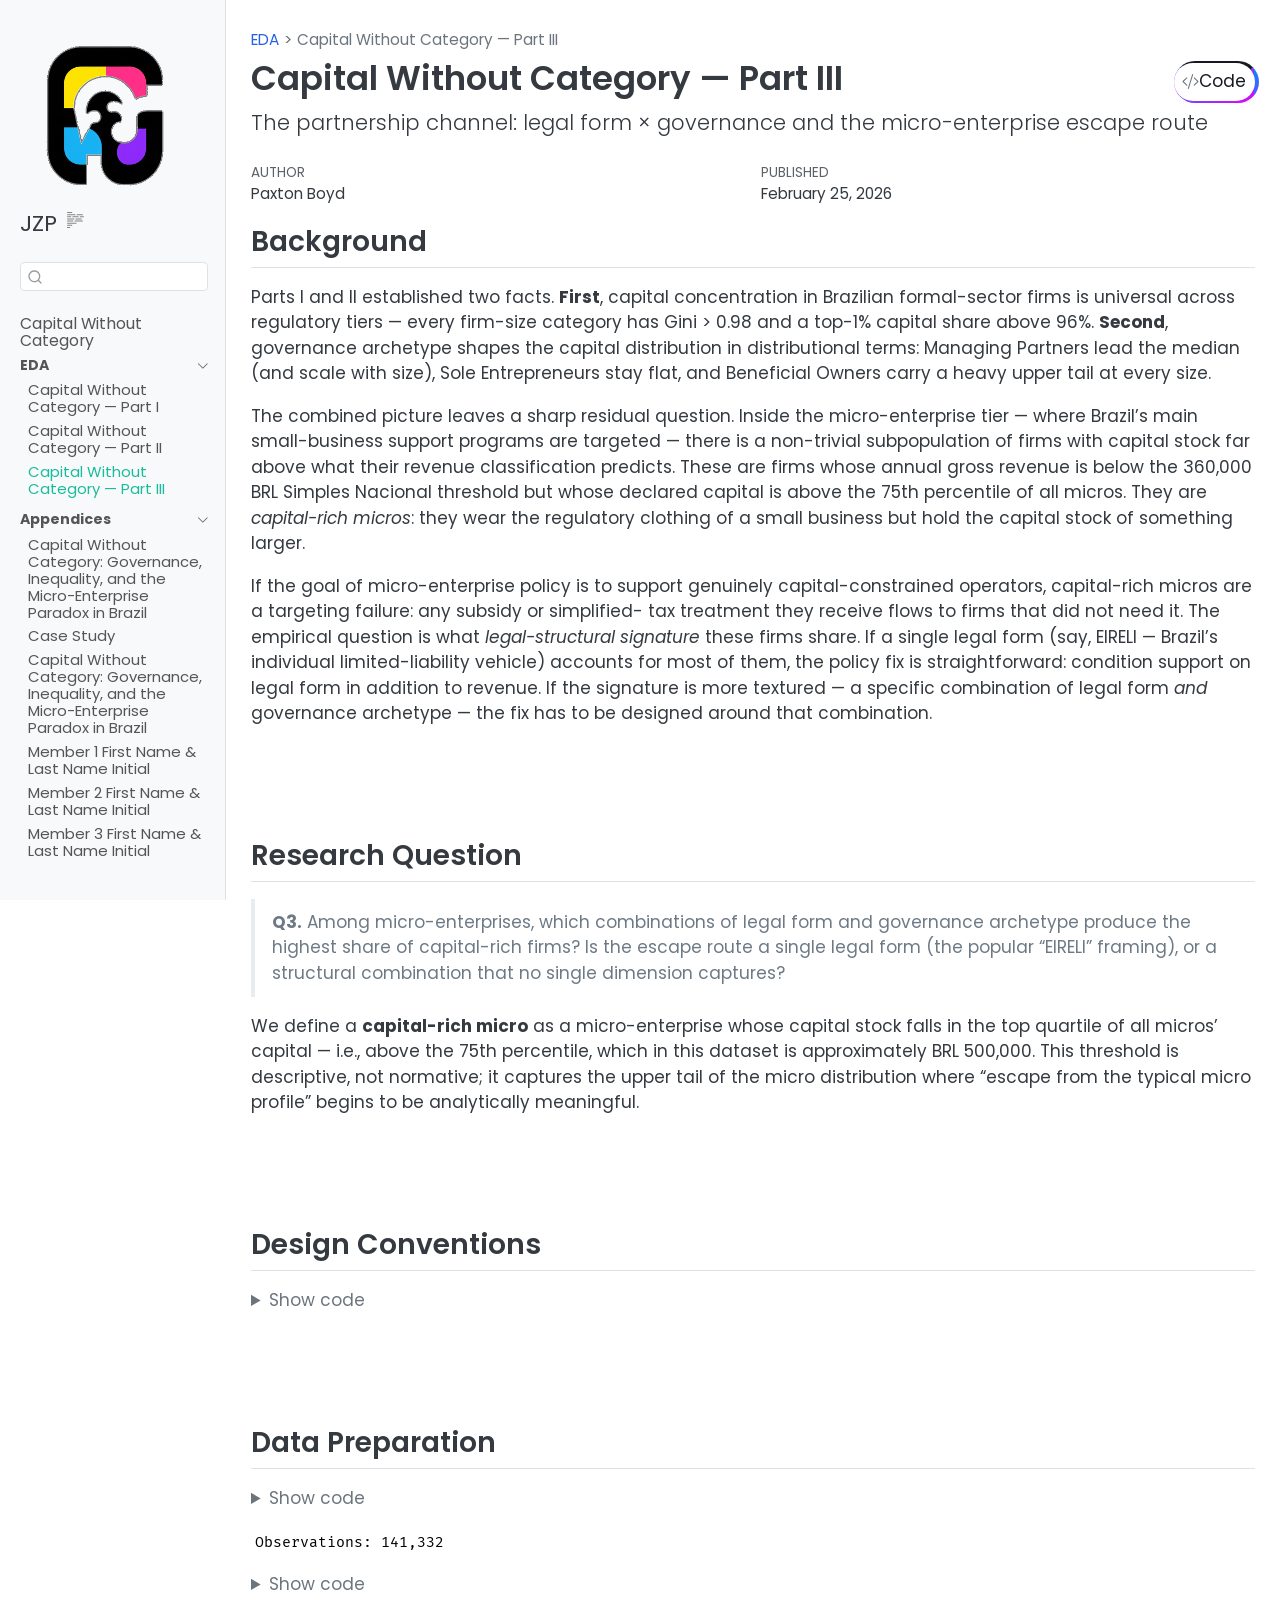
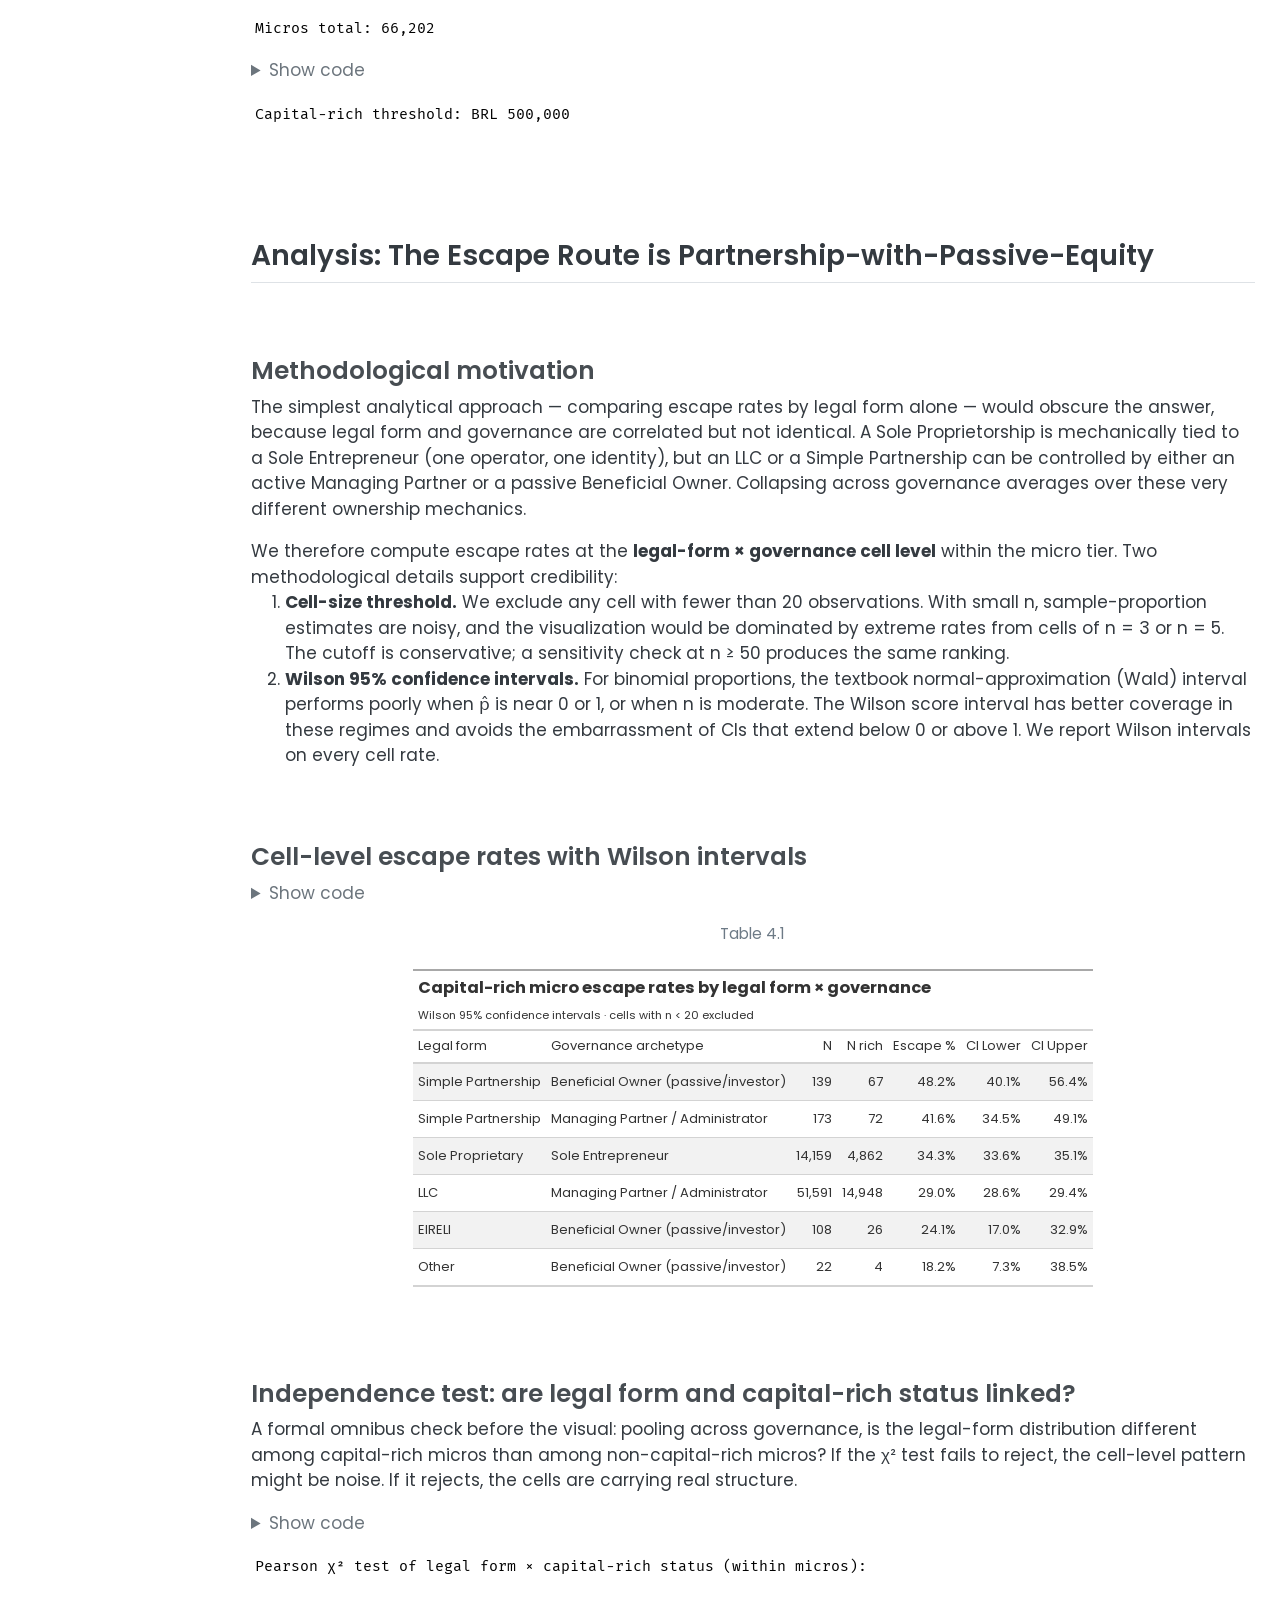
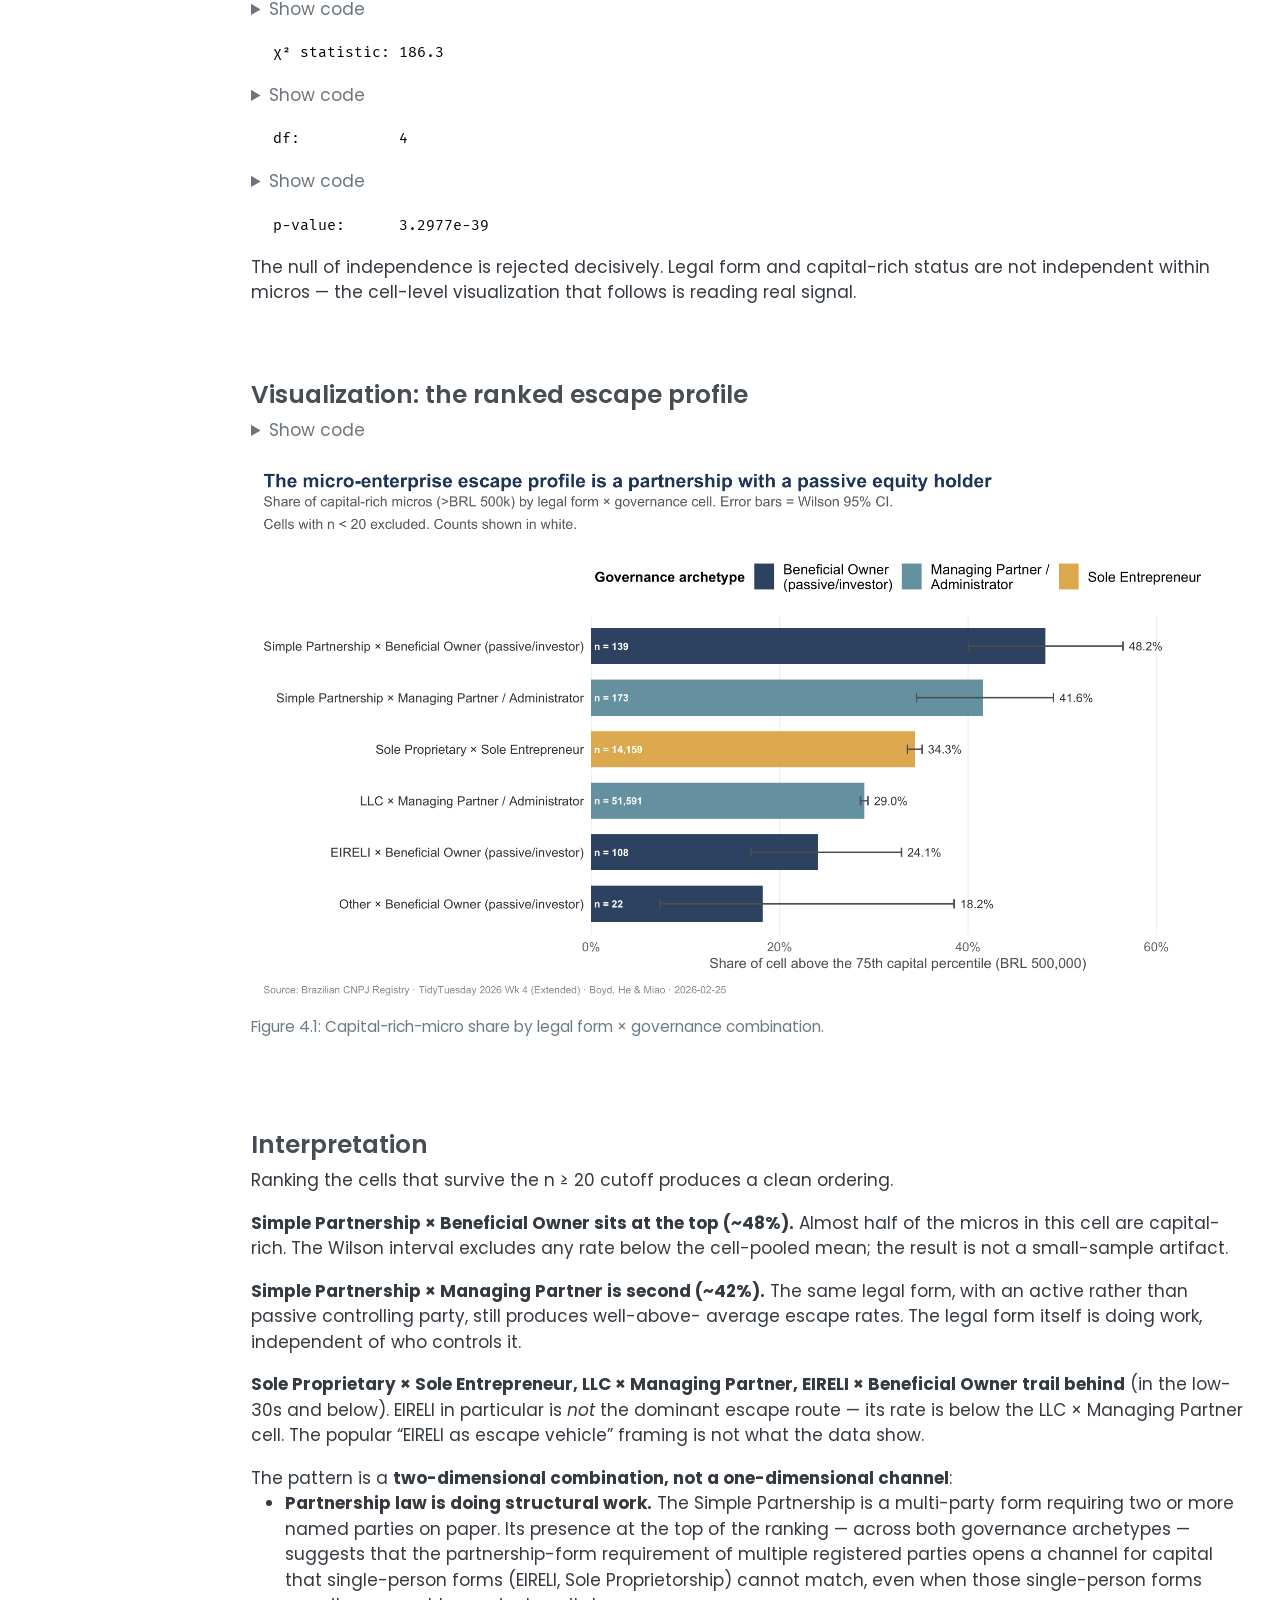
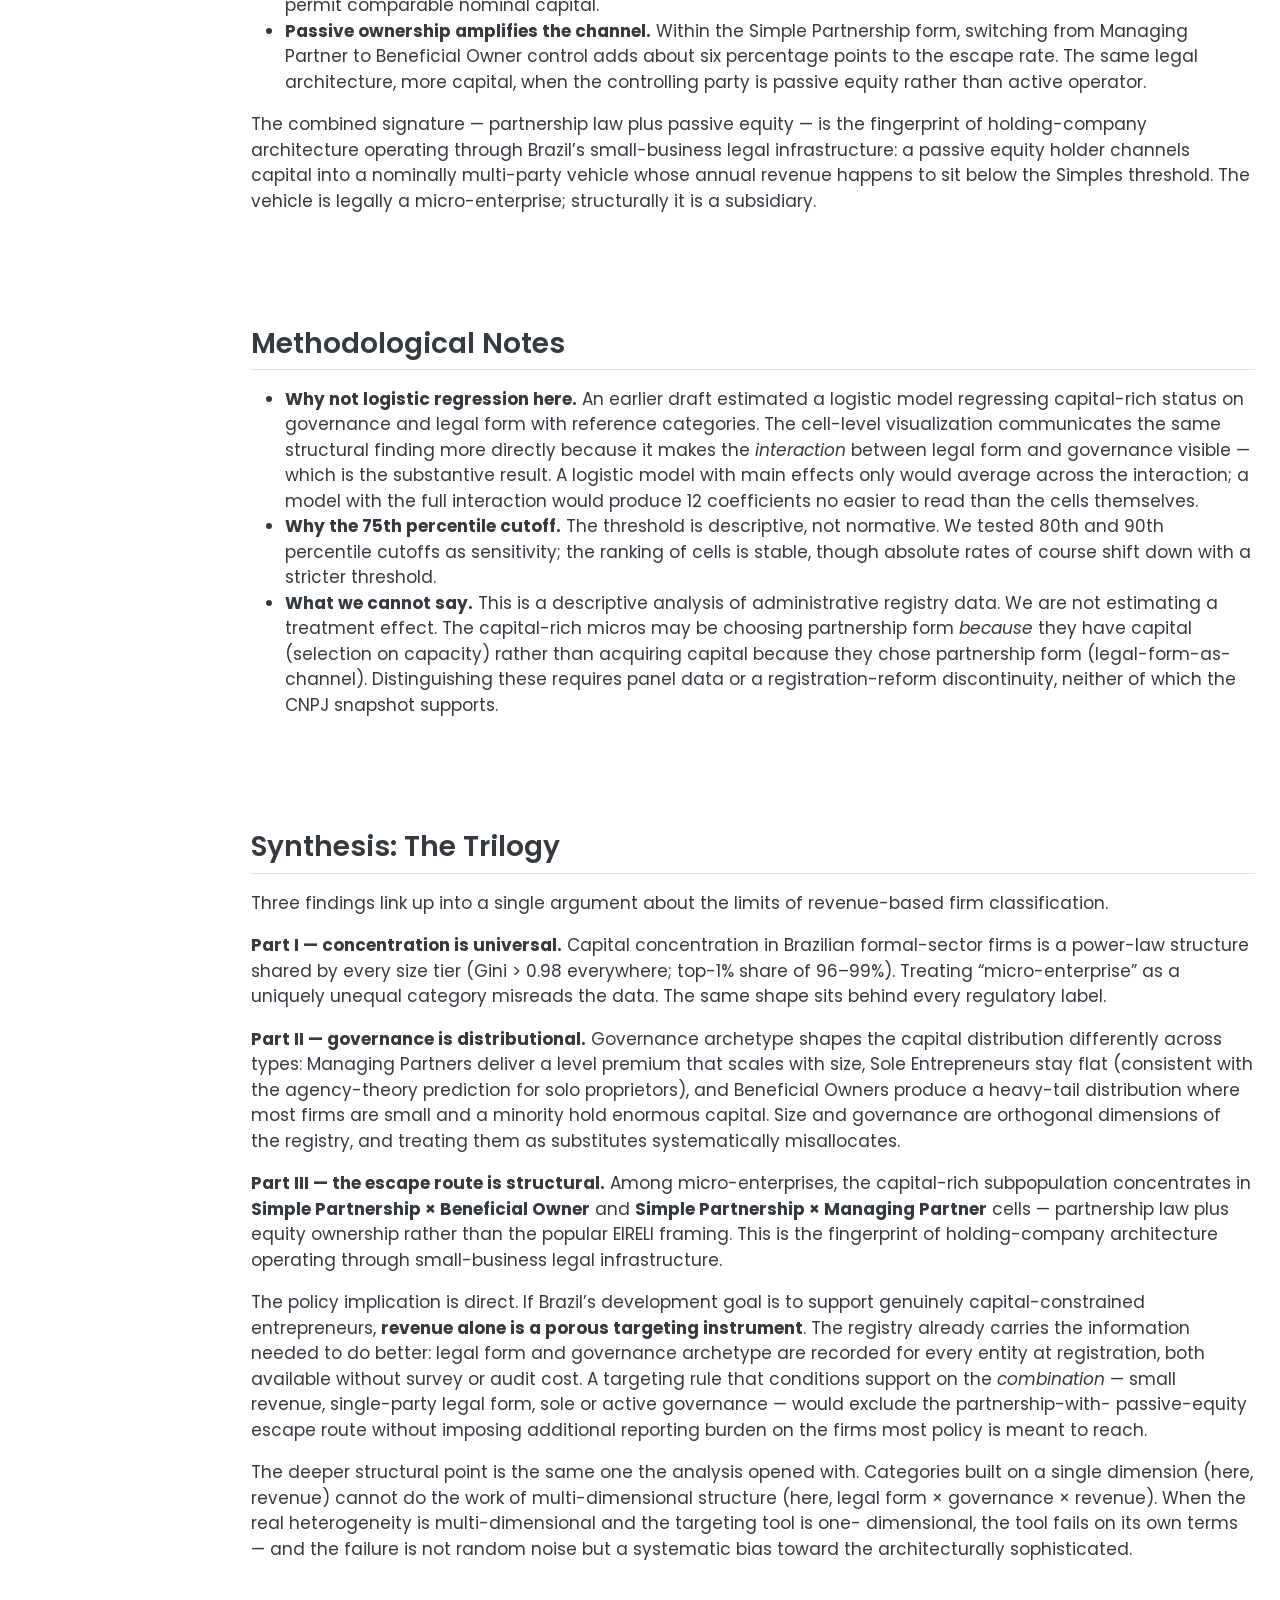
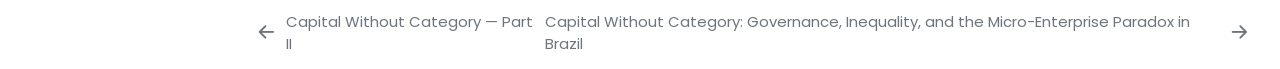
<file: eda/eda-member3.html>
<!DOCTYPE html>
<html xmlns="http://www.w3.org/1999/xhtml" lang="en" xml:lang="en"><head>

<meta charset="utf-8">
<meta name="generator" content="quarto-1.8.25">

<meta name="viewport" content="width=device-width, initial-scale=1.0, user-scalable=yes">

<meta name="author" content="Paxton Boyd">
<meta name="dcterms.date" content="2026-02-25">

<title>Capital Without Category — Part III – Capital Without Category</title>
<style>
code{white-space: pre-wrap;}
span.smallcaps{font-variant: small-caps;}
div.columns{display: flex; gap: min(4vw, 1.5em);}
div.column{flex: auto; overflow-x: auto;}
div.hanging-indent{margin-left: 1.5em; text-indent: -1.5em;}
ul.task-list{list-style: none;}
ul.task-list li input[type="checkbox"] {
  width: 0.8em;
  margin: 0 0.8em 0.2em -1em; /* quarto-specific, see https://github.com/quarto-dev/quarto-cli/issues/4556 */ 
  vertical-align: middle;
}
/* CSS for syntax highlighting */
html { -webkit-text-size-adjust: 100%; }
pre > code.sourceCode { white-space: pre; position: relative; }
pre > code.sourceCode > span { display: inline-block; line-height: 1.25; }
pre > code.sourceCode > span:empty { height: 1.2em; }
.sourceCode { overflow: visible; }
code.sourceCode > span { color: inherit; text-decoration: inherit; }
div.sourceCode { margin: 1em 0; }
pre.sourceCode { margin: 0; }
@media screen {
div.sourceCode { overflow: auto; }
}
@media print {
pre > code.sourceCode { white-space: pre-wrap; }
pre > code.sourceCode > span { text-indent: -5em; padding-left: 5em; }
}
pre.numberSource code
  { counter-reset: source-line 0; }
pre.numberSource code > span
  { position: relative; left: -4em; counter-increment: source-line; }
pre.numberSource code > span > a:first-child::before
  { content: counter(source-line);
    position: relative; left: -1em; text-align: right; vertical-align: baseline;
    border: none; display: inline-block;
    -webkit-touch-callout: none; -webkit-user-select: none;
    -khtml-user-select: none; -moz-user-select: none;
    -ms-user-select: none; user-select: none;
    padding: 0 4px; width: 4em;
  }
pre.numberSource { margin-left: 3em;  padding-left: 4px; }
div.sourceCode
  {   }
@media screen {
pre > code.sourceCode > span > a:first-child::before { text-decoration: underline; }
}
</style>


<script src="../site_libs/quarto-nav/quarto-nav.js"></script>
<script src="../site_libs/clipboard/clipboard.min.js"></script>
<script src="../site_libs/quarto-search/autocomplete.umd.js"></script>
<script src="../site_libs/quarto-search/fuse.min.js"></script>
<script src="../site_libs/quarto-search/quarto-search.js"></script>
<meta name="quarto:offset" content="../">
<link href="../appx/proposal.html" rel="next">
<link href="../eda/eda-member2.html" rel="prev">
<script src="../site_libs/quarto-html/quarto.js" type="module"></script>
<script src="../site_libs/quarto-html/tabsets/tabsets.js" type="module"></script>
<script src="../site_libs/quarto-html/axe/axe-check.js" type="module"></script>
<script src="../site_libs/quarto-html/popper.min.js"></script>
<script src="../site_libs/quarto-html/tippy.umd.min.js"></script>
<script src="../site_libs/quarto-html/anchor.min.js"></script>
<link href="../site_libs/quarto-html/tippy.css" rel="stylesheet">
<link href="../site_libs/quarto-html/quarto-syntax-highlighting-7b89279ff1a6dce999919e0e67d4d9ec.css" rel="stylesheet" id="quarto-text-highlighting-styles">
<script src="../site_libs/bootstrap/bootstrap.min.js"></script>
<link href="../site_libs/bootstrap/bootstrap-icons.css" rel="stylesheet">
<link href="../site_libs/bootstrap/bootstrap-7202036dd3638cbfcbeb4151d116aa42.min.css" rel="stylesheet" append-hash="true" id="quarto-bootstrap" data-mode="light">
<script id="quarto-search-options" type="application/json">{
  "location": "sidebar",
  "copy-button": false,
  "collapse-after": 3,
  "panel-placement": "start",
  "type": "textbox",
  "limit": 50,
  "keyboard-shortcut": [
    "f",
    "/",
    "s"
  ],
  "show-item-context": false,
  "language": {
    "search-no-results-text": "No results",
    "search-matching-documents-text": "matching documents",
    "search-copy-link-title": "Copy link to search",
    "search-hide-matches-text": "Hide additional matches",
    "search-more-match-text": "more match in this document",
    "search-more-matches-text": "more matches in this document",
    "search-clear-button-title": "Clear",
    "search-text-placeholder": "",
    "search-detached-cancel-button-title": "Cancel",
    "search-submit-button-title": "Submit",
    "search-label": "Search"
  }
}</script>
<style>html{ scroll-behavior: smooth; }</style>
<link href="../site_libs/pagedtable-1.1/css/pagedtable.css" rel="stylesheet">
<script src="../site_libs/pagedtable-1.1/js/pagedtable.js"></script>


<link rel="stylesheet" href="../style/custom.css">
</head>

<body class="nav-sidebar docked quarto-light">

<div id="quarto-search-results"></div>
  <header id="quarto-header" class="headroom fixed-top">
  <nav class="quarto-secondary-nav">
    <div class="container-fluid d-flex">
      <button type="button" class="quarto-btn-toggle btn" data-bs-toggle="collapse" role="button" data-bs-target=".quarto-sidebar-collapse-item" aria-controls="quarto-sidebar" aria-expanded="false" aria-label="Toggle sidebar navigation" onclick="if (window.quartoToggleHeadroom) { window.quartoToggleHeadroom(); }">
        <i class="bi bi-layout-text-sidebar-reverse"></i>
      </button>
        <nav class="quarto-page-breadcrumbs" aria-label="breadcrumb"><ol class="breadcrumb"><li class="breadcrumb-item"><a href="../eda/eda-member1.html">EDA</a></li><li class="breadcrumb-item"><a href="../eda/eda-member3.html"><span class="chapter-title">Capital Without Category — Part III</span></a></li></ol></nav>
        <a class="flex-grow-1" role="navigation" data-bs-toggle="collapse" data-bs-target=".quarto-sidebar-collapse-item" aria-controls="quarto-sidebar" aria-expanded="false" aria-label="Toggle sidebar navigation" onclick="if (window.quartoToggleHeadroom) { window.quartoToggleHeadroom(); }">      
        </a>
      <button type="button" class="btn quarto-search-button" aria-label="Search" onclick="window.quartoOpenSearch();">
        <i class="bi bi-search"></i>
      </button>
    </div>
  </nav>
</header>
<!-- content -->
<div id="quarto-content" class="quarto-container page-columns page-rows-contents page-layout-full">
<!-- sidebar -->
  <nav id="quarto-sidebar" class="sidebar collapse collapse-horizontal quarto-sidebar-collapse-item sidebar-navigation docked overflow-auto">
    <div class="pt-lg-2 mt-2 text-left sidebar-header sidebar-header-stacked">
      <a href="../index.html" class="sidebar-logo-link">
      <img src="../assets/sidebar-logo.png" alt="" class="sidebar-logo light-content py-0 d-lg-inline d-none">
      <img src="../assets/sidebar-logo.png" alt="" class="sidebar-logo dark-content py-0 d-lg-inline d-none">
      </a>
    <div class="sidebar-title mb-0 py-0">
      <a href="../">JZP</a> 
        <div class="sidebar-tools-main">
  <a href="" class="quarto-reader-toggle quarto-navigation-tool px-1" onclick="window.quartoToggleReader(); return false;" title="Toggle reader mode">
  <div class="quarto-reader-toggle-btn">
  <i class="bi"></i>
  </div>
</a>
</div>
    </div>
      </div>
        <div class="mt-2 flex-shrink-0 align-items-center">
        <div class="sidebar-search">
        <div id="quarto-search" class="" title="Search"></div>
        </div>
        </div>
    <div class="sidebar-menu-container"> 
    <ul class="list-unstyled mt-1">
        <li class="sidebar-item">
  <div class="sidebar-item-container"> 
  <a href="../index.html" class="sidebar-item-text sidebar-link"><span class="chapter-title">Capital Without Category</span></a>
  </div>
</li>
        <li class="sidebar-item sidebar-item-section">
      <div class="sidebar-item-container"> 
            <a class="sidebar-item-text sidebar-link text-start" data-bs-toggle="collapse" data-bs-target="#quarto-sidebar-section-1" role="navigation" aria-expanded="true">
 <span class="menu-text">EDA</span></a>
          <a class="sidebar-item-toggle text-start" data-bs-toggle="collapse" data-bs-target="#quarto-sidebar-section-1" role="navigation" aria-expanded="true" aria-label="Toggle section">
            <i class="bi bi-chevron-right ms-2"></i>
          </a> 
      </div>
      <ul id="quarto-sidebar-section-1" class="collapse list-unstyled sidebar-section depth1 show">  
          <li class="sidebar-item">
  <div class="sidebar-item-container"> 
  <a href="../eda/eda-member1.html" class="sidebar-item-text sidebar-link"><span class="chapter-title">Capital Without Category — Part I</span></a>
  </div>
</li>
          <li class="sidebar-item">
  <div class="sidebar-item-container"> 
  <a href="../eda/eda-member2.html" class="sidebar-item-text sidebar-link"><span class="chapter-title">Capital Without Category — Part II</span></a>
  </div>
</li>
          <li class="sidebar-item">
  <div class="sidebar-item-container"> 
  <a href="../eda/eda-member3.html" class="sidebar-item-text sidebar-link active"><span class="chapter-title">Capital Without Category — Part III</span></a>
  </div>
</li>
      </ul>
  </li>
        <li class="sidebar-item sidebar-item-section">
      <div class="sidebar-item-container"> 
            <a class="sidebar-item-text sidebar-link text-start" data-bs-toggle="collapse" data-bs-target="#quarto-sidebar-section-2" role="navigation" aria-expanded="true">
 <span class="menu-text">Appendices</span></a>
          <a class="sidebar-item-toggle text-start" data-bs-toggle="collapse" data-bs-target="#quarto-sidebar-section-2" role="navigation" aria-expanded="true" aria-label="Toggle section">
            <i class="bi bi-chevron-right ms-2"></i>
          </a> 
      </div>
      <ul id="quarto-sidebar-section-2" class="collapse list-unstyled sidebar-section depth1 show">  
          <li class="sidebar-item">
  <div class="sidebar-item-container"> 
  <a href="../appx/proposal.html" class="sidebar-item-text sidebar-link"><span class="chapter-title">Capital Without Category: Governance, Inequality, and the Micro-Enterprise Paradox in Brazil</span></a>
  </div>
</li>
          <li class="sidebar-item">
  <div class="sidebar-item-container"> 
  <a href="../appx/case-study.html" class="sidebar-item-text sidebar-link"><span class="chapter-title">Case Study</span></a>
  </div>
</li>
          <li class="sidebar-item">
  <div class="sidebar-item-container"> 
  <a href="../appx/capital_without_category.html" class="sidebar-item-text sidebar-link"><span class="chapter-title">Capital Without Category: Governance, Inequality, and the Micro-Enterprise Paradox in Brazil</span></a>
  </div>
</li>
          <li class="sidebar-item">
  <div class="sidebar-item-container"> 
  <a href="../wa/wa-member1.html" class="sidebar-item-text sidebar-link"><span class="chapter-title">Member 1 First Name &amp; Last Name Initial</span></a>
  </div>
</li>
          <li class="sidebar-item">
  <div class="sidebar-item-container"> 
  <a href="../wa/wa-member2.html" class="sidebar-item-text sidebar-link"><span class="chapter-title">Member 2 First Name &amp; Last Name Initial</span></a>
  </div>
</li>
          <li class="sidebar-item">
  <div class="sidebar-item-container"> 
  <a href="../wa/wa-member3.html" class="sidebar-item-text sidebar-link"><span class="chapter-title">Member 3 First Name &amp; Last Name Initial</span></a>
  </div>
</li>
      </ul>
  </li>
    </ul>
    </div>
    <nav id="TOC" role="doc-toc" class="toc-active">
    <h2 id="toc-title">Table of contents</h2>
   
  <ul>
  <li><a href="#background" id="toc-background" class="nav-link active" data-scroll-target="#background">Background</a></li>
  <li><a href="#research-question" id="toc-research-question" class="nav-link" data-scroll-target="#research-question">Research Question</a></li>
  <li><a href="#design-conventions" id="toc-design-conventions" class="nav-link" data-scroll-target="#design-conventions">Design Conventions</a></li>
  <li><a href="#data-preparation" id="toc-data-preparation" class="nav-link" data-scroll-target="#data-preparation">Data Preparation</a></li>
  <li><a href="#analysis-the-escape-route-is-partnership-with-passive-equity" id="toc-analysis-the-escape-route-is-partnership-with-passive-equity" class="nav-link" data-scroll-target="#analysis-the-escape-route-is-partnership-with-passive-equity">Analysis: The Escape Route is Partnership-with-Passive-Equity</a>
  <ul class="collapse">
  <li><a href="#methodological-motivation" id="toc-methodological-motivation" class="nav-link" data-scroll-target="#methodological-motivation">Methodological motivation</a></li>
  <li><a href="#cell-level-escape-rates-with-wilson-intervals" id="toc-cell-level-escape-rates-with-wilson-intervals" class="nav-link" data-scroll-target="#cell-level-escape-rates-with-wilson-intervals">Cell-level escape rates with Wilson intervals</a></li>
  <li><a href="#independence-test-are-legal-form-and-capital-rich-status-linked" id="toc-independence-test-are-legal-form-and-capital-rich-status-linked" class="nav-link" data-scroll-target="#independence-test-are-legal-form-and-capital-rich-status-linked">Independence test: are legal form and capital-rich status linked?</a></li>
  <li><a href="#visualization-the-ranked-escape-profile" id="toc-visualization-the-ranked-escape-profile" class="nav-link" data-scroll-target="#visualization-the-ranked-escape-profile">Visualization: the ranked escape profile</a></li>
  <li><a href="#interpretation" id="toc-interpretation" class="nav-link" data-scroll-target="#interpretation">Interpretation</a></li>
  </ul></li>
  <li><a href="#methodological-notes" id="toc-methodological-notes" class="nav-link" data-scroll-target="#methodological-notes">Methodological Notes</a></li>
  <li><a href="#synthesis-the-trilogy" id="toc-synthesis-the-trilogy" class="nav-link" data-scroll-target="#synthesis-the-trilogy">Synthesis: The Trilogy</a></li>
  </ul>
</nav>
</nav>
<div id="quarto-sidebar-glass" class="quarto-sidebar-collapse-item" data-bs-toggle="collapse" data-bs-target=".quarto-sidebar-collapse-item"></div>
<!-- margin-sidebar -->
    <div id="quarto-margin-sidebar" class="sidebar margin-sidebar zindex-bottom">
    </div>
<!-- main -->
<main class="content column-page-right" id="quarto-document-content">

<header id="title-block-header" class="quarto-title-block default"><nav class="quarto-page-breadcrumbs quarto-title-breadcrumbs d-none d-lg-block" aria-label="breadcrumb"><ol class="breadcrumb"><li class="breadcrumb-item"><a href="../eda/eda-member1.html">EDA</a></li><li class="breadcrumb-item"><a href="../eda/eda-member3.html"><span class="chapter-title">Capital Without Category — Part III</span></a></li></ol></nav>
<div class="quarto-title">
<div class="quarto-title-block"><div><h1 class="title"><span class="chapter-title">Capital Without Category — Part III</span></h1><button type="button" class="btn code-tools-button dropdown-toggle" id="quarto-code-tools-menu" data-bs-toggle="dropdown" aria-expanded="false"><i class="bi"></i> Code</button><ul class="dropdown-menu dropdown-menu-end" aria-labelelledby="quarto-code-tools-menu"><li><a id="quarto-show-all-code" class="dropdown-item" href="javascript:void(0)" role="button">Show All Code</a></li><li><a id="quarto-hide-all-code" class="dropdown-item" href="javascript:void(0)" role="button">Hide All Code</a></li><li><hr class="dropdown-divider"></li><li><a id="quarto-view-source" class="dropdown-item" href="javascript:void(0)" role="button">View Source</a></li></ul></div></div>
<p class="subtitle lead">The partnership channel: legal form × governance and the micro-enterprise escape route</p>
</div>



<div class="quarto-title-meta column-page-right">

    <div>
    <div class="quarto-title-meta-heading">Author</div>
    <div class="quarto-title-meta-contents">
             <p>Paxton Boyd </p>
          </div>
  </div>
    
    <div>
    <div class="quarto-title-meta-heading">Published</div>
    <div class="quarto-title-meta-contents">
      <p class="date">February 25, 2026</p>
    </div>
  </div>
  
    
  </div>
  


</header>


<section id="background" class="level2">
<h2 class="anchored" data-anchor-id="background">Background</h2>
<p>Parts I and II established two facts. <strong>First</strong>, capital concentration in Brazilian formal-sector firms is universal across regulatory tiers — every firm-size category has Gini &gt; 0.98 and a top-1% capital share above 96%. <strong>Second</strong>, governance archetype shapes the capital distribution in distributional terms: Managing Partners lead the median (and scale with size), Sole Entrepreneurs stay flat, and Beneficial Owners carry a heavy upper tail at every size.</p>
<p>The combined picture leaves a sharp residual question. Inside the micro-enterprise tier — where Brazil’s main small-business support programs are targeted — there is a non-trivial subpopulation of firms with capital stock far above what their revenue classification predicts. These are firms whose annual gross revenue is below the 360,000 BRL Simples Nacional threshold but whose declared capital is above the 75th percentile of all micros. They are <em>capital-rich micros</em>: they wear the regulatory clothing of a small business but hold the capital stock of something larger.</p>
<p>If the goal of micro-enterprise policy is to support genuinely capital-constrained operators, capital-rich micros are a targeting failure: any subsidy or simplified- tax treatment they receive flows to firms that did not need it. The empirical question is what <em>legal-structural signature</em> these firms share. If a single legal form (say, EIRELI — Brazil’s individual limited-liability vehicle) accounts for most of them, the policy fix is straightforward: condition support on legal form in addition to revenue. If the signature is more textured — a specific combination of legal form <em>and</em> governance archetype — the fix has to be designed around that combination.</p>
</section>
<section id="research-question" class="level2">
<h2 class="anchored" data-anchor-id="research-question">Research Question</h2>
<blockquote class="blockquote">
<p><strong>Q3.</strong> Among micro-enterprises, which combinations of legal form and governance archetype produce the highest share of capital-rich firms? Is the escape route a single legal form (the popular “EIRELI” framing), or a structural combination that no single dimension captures?</p>
</blockquote>
<p>We define a <strong>capital-rich micro</strong> as a micro-enterprise whose capital stock falls in the top quartile of all micros’ capital — i.e., above the 75th percentile, which in this dataset is approximately BRL 500,000. This threshold is descriptive, not normative; it captures the upper tail of the micro distribution where “escape from the typical micro profile” begins to be analytically meaningful.</p>
</section>
<section id="design-conventions" class="level2">
<h2 class="anchored" data-anchor-id="design-conventions">Design Conventions</h2>
<div class="cell">
<details class="code-fold">
<summary>Show code</summary>
<div class="code-copy-outer-scaffold"><div class="sourceCode cell-code" id="cb1"><pre class="sourceCode r code-with-copy"><code class="sourceCode r"><span id="cb1-1"><a href="#cb1-1" aria-hidden="true" tabindex="-1"></a><span class="fu">library</span>(tidyverse)</span>
<span id="cb1-2"><a href="#cb1-2" aria-hidden="true" tabindex="-1"></a><span class="fu">library</span>(scales)</span>
<span id="cb1-3"><a href="#cb1-3" aria-hidden="true" tabindex="-1"></a><span class="fu">library</span>(gt)</span>
<span id="cb1-4"><a href="#cb1-4" aria-hidden="true" tabindex="-1"></a></span>
<span id="cb1-5"><a href="#cb1-5" aria-hidden="true" tabindex="-1"></a><span class="co"># ── Shared palette ──────────────────────────────────────────────────────────</span></span>
<span id="cb1-6"><a href="#cb1-6" aria-hidden="true" tabindex="-1"></a>pal_size <span class="ot">&lt;-</span> <span class="fu">c</span>(</span>
<span id="cb1-7"><a href="#cb1-7" aria-hidden="true" tabindex="-1"></a>  <span class="st">"Micro"</span>        <span class="ot">=</span> <span class="st">"#c3553a"</span>,</span>
<span id="cb1-8"><a href="#cb1-8" aria-hidden="true" tabindex="-1"></a>  <span class="st">"Small"</span>        <span class="ot">=</span> <span class="st">"#d9a441"</span>,</span>
<span id="cb1-9"><a href="#cb1-9" aria-hidden="true" tabindex="-1"></a>  <span class="st">"Medium/Large"</span> <span class="ot">=</span> <span class="st">"#2a5a6b"</span></span>
<span id="cb1-10"><a href="#cb1-10" aria-hidden="true" tabindex="-1"></a>)</span>
<span id="cb1-11"><a href="#cb1-11" aria-hidden="true" tabindex="-1"></a></span>
<span id="cb1-12"><a href="#cb1-12" aria-hidden="true" tabindex="-1"></a>pal_gov <span class="ot">&lt;-</span> <span class="fu">c</span>(</span>
<span id="cb1-13"><a href="#cb1-13" aria-hidden="true" tabindex="-1"></a>  <span class="st">"Sole Entrepreneur"</span>                    <span class="ot">=</span> <span class="st">"#d9a441"</span>,</span>
<span id="cb1-14"><a href="#cb1-14" aria-hidden="true" tabindex="-1"></a>  <span class="st">"Managing Partner /</span><span class="sc">\n</span><span class="st">Administrator"</span>    <span class="ot">=</span> <span class="st">"#5b8a9a"</span>,</span>
<span id="cb1-15"><a href="#cb1-15" aria-hidden="true" tabindex="-1"></a>  <span class="st">"Beneficial Owner</span><span class="sc">\n</span><span class="st">(passive/investor)"</span> <span class="ot">=</span> <span class="st">"#1d3557"</span></span>
<span id="cb1-16"><a href="#cb1-16" aria-hidden="true" tabindex="-1"></a>)</span>
<span id="cb1-17"><a href="#cb1-17" aria-hidden="true" tabindex="-1"></a></span>
<span id="cb1-18"><a href="#cb1-18" aria-hidden="true" tabindex="-1"></a><span class="co"># ── Shared theme ────────────────────────────────────────────────────────────</span></span>
<span id="cb1-19"><a href="#cb1-19" aria-hidden="true" tabindex="-1"></a>theme_cwc <span class="ot">&lt;-</span> <span class="cf">function</span>(<span class="at">base_size =</span> <span class="dv">13</span>) {</span>
<span id="cb1-20"><a href="#cb1-20" aria-hidden="true" tabindex="-1"></a>  <span class="fu">theme_minimal</span>(<span class="at">base_size =</span> base_size) <span class="sc">+</span></span>
<span id="cb1-21"><a href="#cb1-21" aria-hidden="true" tabindex="-1"></a>    <span class="fu">theme</span>(</span>
<span id="cb1-22"><a href="#cb1-22" aria-hidden="true" tabindex="-1"></a>      <span class="at">plot.title        =</span> <span class="fu">element_text</span>(<span class="at">face =</span> <span class="st">"bold"</span>, <span class="at">size =</span> base_size <span class="sc">+</span> <span class="dv">2</span>,</span>
<span id="cb1-23"><a href="#cb1-23" aria-hidden="true" tabindex="-1"></a>                                       <span class="at">colour =</span> <span class="st">"#1d3557"</span>, <span class="at">margin =</span> <span class="fu">margin</span>(<span class="at">b =</span> <span class="dv">4</span>)),</span>
<span id="cb1-24"><a href="#cb1-24" aria-hidden="true" tabindex="-1"></a>      <span class="at">plot.subtitle     =</span> <span class="fu">element_text</span>(<span class="at">colour =</span> <span class="st">"grey35"</span>, <span class="at">size =</span> base_size <span class="sc">-</span> <span class="dv">2</span>,</span>
<span id="cb1-25"><a href="#cb1-25" aria-hidden="true" tabindex="-1"></a>                                       <span class="at">lineheight =</span> <span class="fl">1.35</span>, <span class="at">margin =</span> <span class="fu">margin</span>(<span class="at">b =</span> <span class="dv">18</span>)),</span>
<span id="cb1-26"><a href="#cb1-26" aria-hidden="true" tabindex="-1"></a>      <span class="at">plot.caption      =</span> <span class="fu">element_text</span>(<span class="at">colour =</span> <span class="st">"grey55"</span>, <span class="at">size =</span> base_size <span class="sc">-</span> <span class="dv">5</span>,</span>
<span id="cb1-27"><a href="#cb1-27" aria-hidden="true" tabindex="-1"></a>                                       <span class="at">hjust =</span> <span class="dv">0</span>, <span class="at">margin =</span> <span class="fu">margin</span>(<span class="at">t =</span> <span class="dv">12</span>)),</span>
<span id="cb1-28"><a href="#cb1-28" aria-hidden="true" tabindex="-1"></a>      <span class="at">plot.title.position   =</span> <span class="st">"plot"</span>,</span>
<span id="cb1-29"><a href="#cb1-29" aria-hidden="true" tabindex="-1"></a>      <span class="at">plot.caption.position =</span> <span class="st">"plot"</span>,</span>
<span id="cb1-30"><a href="#cb1-30" aria-hidden="true" tabindex="-1"></a>      <span class="at">strip.text        =</span> <span class="fu">element_text</span>(<span class="at">face =</span> <span class="st">"bold"</span>, <span class="at">size =</span> base_size <span class="sc">-</span> <span class="dv">1</span>,</span>
<span id="cb1-31"><a href="#cb1-31" aria-hidden="true" tabindex="-1"></a>                                       <span class="at">colour =</span> <span class="st">"#1d3557"</span>),</span>
<span id="cb1-32"><a href="#cb1-32" aria-hidden="true" tabindex="-1"></a>      <span class="at">strip.background  =</span> <span class="fu">element_rect</span>(<span class="at">fill =</span> <span class="st">"grey96"</span>, <span class="at">colour =</span> <span class="cn">NA</span>),</span>
<span id="cb1-33"><a href="#cb1-33" aria-hidden="true" tabindex="-1"></a>      <span class="at">panel.grid.minor  =</span> <span class="fu">element_blank</span>(),</span>
<span id="cb1-34"><a href="#cb1-34" aria-hidden="true" tabindex="-1"></a>      <span class="at">panel.grid.major  =</span> <span class="fu">element_line</span>(<span class="at">colour =</span> <span class="st">"grey92"</span>, <span class="at">linewidth =</span> <span class="fl">0.3</span>),</span>
<span id="cb1-35"><a href="#cb1-35" aria-hidden="true" tabindex="-1"></a>      <span class="at">panel.spacing     =</span> <span class="fu">unit</span>(<span class="fl">1.4</span>, <span class="st">"lines"</span>),</span>
<span id="cb1-36"><a href="#cb1-36" aria-hidden="true" tabindex="-1"></a>      <span class="at">legend.position   =</span> <span class="st">"top"</span>,</span>
<span id="cb1-37"><a href="#cb1-37" aria-hidden="true" tabindex="-1"></a>      <span class="at">legend.title      =</span> <span class="fu">element_text</span>(<span class="at">face =</span> <span class="st">"bold"</span>, <span class="at">size =</span> base_size <span class="sc">-</span> <span class="dv">2</span>),</span>
<span id="cb1-38"><a href="#cb1-38" aria-hidden="true" tabindex="-1"></a>      <span class="at">legend.text       =</span> <span class="fu">element_text</span>(<span class="at">size =</span> base_size <span class="sc">-</span> <span class="dv">2</span>),</span>
<span id="cb1-39"><a href="#cb1-39" aria-hidden="true" tabindex="-1"></a>      <span class="at">axis.title        =</span> <span class="fu">element_text</span>(<span class="at">colour =</span> <span class="st">"grey30"</span>, <span class="at">size =</span> base_size <span class="sc">-</span> <span class="dv">2</span>),</span>
<span id="cb1-40"><a href="#cb1-40" aria-hidden="true" tabindex="-1"></a>      <span class="at">axis.text         =</span> <span class="fu">element_text</span>(<span class="at">colour =</span> <span class="st">"grey40"</span>, <span class="at">size =</span> base_size <span class="sc">-</span> <span class="dv">3</span>)</span>
<span id="cb1-41"><a href="#cb1-41" aria-hidden="true" tabindex="-1"></a>    )</span>
<span id="cb1-42"><a href="#cb1-42" aria-hidden="true" tabindex="-1"></a>}</span>
<span id="cb1-43"><a href="#cb1-43" aria-hidden="true" tabindex="-1"></a></span>
<span id="cb1-44"><a href="#cb1-44" aria-hidden="true" tabindex="-1"></a>caption_text <span class="ot">&lt;-</span> <span class="fu">paste</span>(</span>
<span id="cb1-45"><a href="#cb1-45" aria-hidden="true" tabindex="-1"></a>  <span class="st">"Source: Brazilian CNPJ Registry · TidyTuesday 2026 Wk 4 (Extended)"</span>,</span>
<span id="cb1-46"><a href="#cb1-46" aria-hidden="true" tabindex="-1"></a>  <span class="st">"· Boyd, He &amp; Miao · 2026-02-25"</span></span>
<span id="cb1-47"><a href="#cb1-47" aria-hidden="true" tabindex="-1"></a>)</span></code></pre></div><button title="Copy to Clipboard" class="code-copy-button"><i class="bi"></i></button></div>
</details>
</div>
</section>
<section id="data-preparation" class="level2">
<h2 class="anchored" data-anchor-id="data-preparation">Data Preparation</h2>
<div class="cell">
<details class="code-fold">
<summary>Show code</summary>
<div class="code-copy-outer-scaffold"><div class="sourceCode cell-code" id="cb2"><pre class="sourceCode r code-with-copy"><code class="sourceCode r"><span id="cb2-1"><a href="#cb2-1" aria-hidden="true" tabindex="-1"></a>companies <span class="ot">&lt;-</span> <span class="fu">read_csv</span>(</span>
<span id="cb2-2"><a href="#cb2-2" aria-hidden="true" tabindex="-1"></a>  <span class="st">"https://raw.githubusercontent.com/rfordatascience/tidytuesday/main/data/2026/2026-01-27/companies.csv"</span>,</span>
<span id="cb2-3"><a href="#cb2-3" aria-hidden="true" tabindex="-1"></a>  <span class="at">show_col_types =</span> <span class="cn">FALSE</span></span>
<span id="cb2-4"><a href="#cb2-4" aria-hidden="true" tabindex="-1"></a>)</span>
<span id="cb2-5"><a href="#cb2-5" aria-hidden="true" tabindex="-1"></a></span>
<span id="cb2-6"><a href="#cb2-6" aria-hidden="true" tabindex="-1"></a>co <span class="ot">&lt;-</span> companies <span class="sc">|&gt;</span></span>
<span id="cb2-7"><a href="#cb2-7" aria-hidden="true" tabindex="-1"></a>  <span class="fu">filter</span>(</span>
<span id="cb2-8"><a href="#cb2-8" aria-hidden="true" tabindex="-1"></a>    <span class="sc">!</span><span class="fu">is.na</span>(company_size),</span>
<span id="cb2-9"><a href="#cb2-9" aria-hidden="true" tabindex="-1"></a>    <span class="sc">!</span><span class="fu">is.na</span>(capital_stock),</span>
<span id="cb2-10"><a href="#cb2-10" aria-hidden="true" tabindex="-1"></a>    <span class="sc">!</span><span class="fu">is.na</span>(owner_qualification),</span>
<span id="cb2-11"><a href="#cb2-11" aria-hidden="true" tabindex="-1"></a>    capital_stock <span class="sc">&gt;</span> <span class="dv">0</span></span>
<span id="cb2-12"><a href="#cb2-12" aria-hidden="true" tabindex="-1"></a>  ) <span class="sc">|&gt;</span></span>
<span id="cb2-13"><a href="#cb2-13" aria-hidden="true" tabindex="-1"></a>  <span class="fu">mutate</span>(</span>
<span id="cb2-14"><a href="#cb2-14" aria-hidden="true" tabindex="-1"></a>    <span class="at">size =</span> <span class="fu">case_when</span>(</span>
<span id="cb2-15"><a href="#cb2-15" aria-hidden="true" tabindex="-1"></a>      company_size <span class="sc">==</span> <span class="st">"micro-enterprise"</span> <span class="sc">~</span> <span class="st">"Micro"</span>,</span>
<span id="cb2-16"><a href="#cb2-16" aria-hidden="true" tabindex="-1"></a>      company_size <span class="sc">==</span> <span class="st">"small-enterprise"</span> <span class="sc">~</span> <span class="st">"Small"</span>,</span>
<span id="cb2-17"><a href="#cb2-17" aria-hidden="true" tabindex="-1"></a>      <span class="cn">TRUE</span>                               <span class="sc">~</span> <span class="st">"Medium/Large"</span></span>
<span id="cb2-18"><a href="#cb2-18" aria-hidden="true" tabindex="-1"></a>    ),</span>
<span id="cb2-19"><a href="#cb2-19" aria-hidden="true" tabindex="-1"></a>    <span class="at">size =</span> <span class="fu">factor</span>(size, <span class="at">levels =</span> <span class="fu">c</span>(<span class="st">"Micro"</span>, <span class="st">"Small"</span>, <span class="st">"Medium/Large"</span>)),</span>
<span id="cb2-20"><a href="#cb2-20" aria-hidden="true" tabindex="-1"></a></span>
<span id="cb2-21"><a href="#cb2-21" aria-hidden="true" tabindex="-1"></a>    <span class="at">governance =</span> <span class="fu">case_when</span>(</span>
<span id="cb2-22"><a href="#cb2-22" aria-hidden="true" tabindex="-1"></a>      <span class="fu">str_detect</span>(owner_qualification,</span>
<span id="cb2-23"><a href="#cb2-23" aria-hidden="true" tabindex="-1"></a>                 <span class="fu">regex</span>(<span class="st">"beneficial owner"</span>, <span class="at">ignore_case =</span> <span class="cn">TRUE</span>))     <span class="sc">~</span> <span class="st">"Beneficial Owner</span><span class="sc">\n</span><span class="st">(passive/investor)"</span>,</span>
<span id="cb2-24"><a href="#cb2-24" aria-hidden="true" tabindex="-1"></a>      <span class="fu">str_detect</span>(owner_qualification,</span>
<span id="cb2-25"><a href="#cb2-25" aria-hidden="true" tabindex="-1"></a>                 <span class="fu">regex</span>(<span class="st">"entrepreneur|business owner"</span>, <span class="at">ignore_case =</span> <span class="cn">TRUE</span>)) <span class="sc">~</span> <span class="st">"Sole Entrepreneur"</span>,</span>
<span id="cb2-26"><a href="#cb2-26" aria-hidden="true" tabindex="-1"></a>      <span class="fu">str_detect</span>(owner_qualification,</span>
<span id="cb2-27"><a href="#cb2-27" aria-hidden="true" tabindex="-1"></a>                 <span class="fu">regex</span>(<span class="st">"managing partner|administrator"</span>, <span class="at">ignore_case =</span> <span class="cn">TRUE</span>)) <span class="sc">~</span> <span class="st">"Managing Partner /</span><span class="sc">\n</span><span class="st">Administrator"</span>,</span>
<span id="cb2-28"><a href="#cb2-28" aria-hidden="true" tabindex="-1"></a>      <span class="cn">TRUE</span> <span class="sc">~</span> <span class="st">"Other"</span></span>
<span id="cb2-29"><a href="#cb2-29" aria-hidden="true" tabindex="-1"></a>    ),</span>
<span id="cb2-30"><a href="#cb2-30" aria-hidden="true" tabindex="-1"></a>    <span class="at">governance =</span> <span class="fu">factor</span>(governance, <span class="at">levels =</span> <span class="fu">c</span>(</span>
<span id="cb2-31"><a href="#cb2-31" aria-hidden="true" tabindex="-1"></a>      <span class="st">"Sole Entrepreneur"</span>,</span>
<span id="cb2-32"><a href="#cb2-32" aria-hidden="true" tabindex="-1"></a>      <span class="st">"Managing Partner /</span><span class="sc">\n</span><span class="st">Administrator"</span>,</span>
<span id="cb2-33"><a href="#cb2-33" aria-hidden="true" tabindex="-1"></a>      <span class="st">"Beneficial Owner</span><span class="sc">\n</span><span class="st">(passive/investor)"</span>,</span>
<span id="cb2-34"><a href="#cb2-34" aria-hidden="true" tabindex="-1"></a>      <span class="st">"Other"</span></span>
<span id="cb2-35"><a href="#cb2-35" aria-hidden="true" tabindex="-1"></a>    )),</span>
<span id="cb2-36"><a href="#cb2-36" aria-hidden="true" tabindex="-1"></a></span>
<span id="cb2-37"><a href="#cb2-37" aria-hidden="true" tabindex="-1"></a>    <span class="at">log_capital =</span> <span class="fu">log10</span>(capital_stock),</span>
<span id="cb2-38"><a href="#cb2-38" aria-hidden="true" tabindex="-1"></a></span>
<span id="cb2-39"><a href="#cb2-39" aria-hidden="true" tabindex="-1"></a>    <span class="co"># Capital-rich threshold = 75th percentile within micros</span></span>
<span id="cb2-40"><a href="#cb2-40" aria-hidden="true" tabindex="-1"></a>    <span class="at">capital_q75_micro     =</span> <span class="fu">quantile</span>(capital_stock[size <span class="sc">==</span> <span class="st">"Micro"</span>], <span class="fl">0.75</span>, <span class="at">na.rm =</span> <span class="cn">TRUE</span>),</span>
<span id="cb2-41"><a href="#cb2-41" aria-hidden="true" tabindex="-1"></a>    <span class="at">is_capital_rich_micro =</span> (size <span class="sc">==</span> <span class="st">"Micro"</span>) <span class="sc">&amp;</span> (capital_stock <span class="sc">&gt;=</span> capital_q75_micro)</span>
<span id="cb2-42"><a href="#cb2-42" aria-hidden="true" tabindex="-1"></a>  )</span>
<span id="cb2-43"><a href="#cb2-43" aria-hidden="true" tabindex="-1"></a></span>
<span id="cb2-44"><a href="#cb2-44" aria-hidden="true" tabindex="-1"></a><span class="fu">cat</span>(<span class="st">"Observations:"</span>, <span class="fu">comma</span>(<span class="fu">nrow</span>(co)), <span class="st">"</span><span class="sc">\n</span><span class="st">"</span>)</span></code></pre></div><button title="Copy to Clipboard" class="code-copy-button"><i class="bi"></i></button></div>
</details>
<div class="cell-output cell-output-stdout">
<pre><code>Observations: 141,332 </code></pre>
</div>
<details class="code-fold">
<summary>Show code</summary>
<div class="code-copy-outer-scaffold"><div class="sourceCode cell-code" id="cb4"><pre class="sourceCode r code-with-copy"><code class="sourceCode r"><span id="cb4-1"><a href="#cb4-1" aria-hidden="true" tabindex="-1"></a><span class="fu">cat</span>(<span class="st">"Micros total:"</span>, <span class="fu">comma</span>(<span class="fu">sum</span>(co<span class="sc">$</span>size <span class="sc">==</span> <span class="st">"Micro"</span>)), <span class="st">"</span><span class="sc">\n</span><span class="st">"</span>)</span></code></pre></div><button title="Copy to Clipboard" class="code-copy-button"><i class="bi"></i></button></div>
</details>
<div class="cell-output cell-output-stdout">
<pre><code>Micros total: 66,202 </code></pre>
</div>
<details class="code-fold">
<summary>Show code</summary>
<div class="code-copy-outer-scaffold"><div class="sourceCode cell-code" id="cb6"><pre class="sourceCode r code-with-copy"><code class="sourceCode r"><span id="cb6-1"><a href="#cb6-1" aria-hidden="true" tabindex="-1"></a><span class="fu">cat</span>(<span class="st">"Capital-rich threshold: BRL "</span>,</span>
<span id="cb6-2"><a href="#cb6-2" aria-hidden="true" tabindex="-1"></a>    <span class="fu">comma</span>(<span class="fu">unique</span>(co<span class="sc">$</span>capital_q75_micro[<span class="sc">!</span><span class="fu">is.na</span>(co<span class="sc">$</span>capital_q75_micro)])[<span class="dv">1</span>]),</span>
<span id="cb6-3"><a href="#cb6-3" aria-hidden="true" tabindex="-1"></a>    <span class="st">"</span><span class="sc">\n</span><span class="st">"</span>, <span class="at">sep =</span> <span class="st">""</span>)</span></code></pre></div><button title="Copy to Clipboard" class="code-copy-button"><i class="bi"></i></button></div>
</details>
<div class="cell-output cell-output-stdout">
<pre><code>Capital-rich threshold: BRL 500,000</code></pre>
</div>
</div>
</section>
<section id="analysis-the-escape-route-is-partnership-with-passive-equity" class="level2">
<h2 class="anchored" data-anchor-id="analysis-the-escape-route-is-partnership-with-passive-equity">Analysis: The Escape Route is Partnership-with-Passive-Equity</h2>
<section id="methodological-motivation" class="level3">
<h3 class="anchored" data-anchor-id="methodological-motivation">Methodological motivation</h3>
<p>The simplest analytical approach — comparing escape rates by legal form alone — would obscure the answer, because legal form and governance are correlated but not identical. A Sole Proprietorship is mechanically tied to a Sole Entrepreneur (one operator, one identity), but an LLC or a Simple Partnership can be controlled by either an active Managing Partner or a passive Beneficial Owner. Collapsing across governance averages over these very different ownership mechanics.</p>
<p>We therefore compute escape rates at the <strong>legal-form × governance cell level</strong> within the micro tier. Two methodological details support credibility:</p>
<ol type="1">
<li><strong>Cell-size threshold.</strong> We exclude any cell with fewer than 20 observations. With small n, sample-proportion estimates are noisy, and the visualization would be dominated by extreme rates from cells of n = 3 or n = 5. The cutoff is conservative; a sensitivity check at n ≥ 50 produces the same ranking.</li>
<li><strong>Wilson 95% confidence intervals.</strong> For binomial proportions, the textbook normal-approximation (Wald) interval performs poorly when p̂ is near 0 or 1, or when n is moderate. The Wilson score interval has better coverage in these regimes and avoids the embarrassment of CIs that extend below 0 or above 1. We report Wilson intervals on every cell rate.</li>
</ol>
</section>
<section id="cell-level-escape-rates-with-wilson-intervals" class="level3">
<h3 class="anchored" data-anchor-id="cell-level-escape-rates-with-wilson-intervals">Cell-level escape rates with Wilson intervals</h3>
<div class="cell">
<details class="code-fold">
<summary>Show code</summary>
<div class="code-copy-outer-scaffold"><div class="sourceCode cell-code" id="cb8"><pre class="sourceCode r code-with-copy"><code class="sourceCode r"><span id="cb8-1"><a href="#cb8-1" aria-hidden="true" tabindex="-1"></a>micro_profile <span class="ot">&lt;-</span> co <span class="sc">|&gt;</span></span>
<span id="cb8-2"><a href="#cb8-2" aria-hidden="true" tabindex="-1"></a>  <span class="fu">filter</span>(size <span class="sc">==</span> <span class="st">"Micro"</span>, governance <span class="sc">!=</span> <span class="st">"Other"</span>) <span class="sc">|&gt;</span></span>
<span id="cb8-3"><a href="#cb8-3" aria-hidden="true" tabindex="-1"></a>  <span class="fu">mutate</span>(</span>
<span id="cb8-4"><a href="#cb8-4" aria-hidden="true" tabindex="-1"></a>    <span class="at">legal_short =</span> <span class="fu">case_when</span>(</span>
<span id="cb8-5"><a href="#cb8-5" aria-hidden="true" tabindex="-1"></a>      <span class="fu">str_detect</span>(legal_nature, <span class="st">"LLC"</span>)                 <span class="sc">~</span> <span class="st">"LLC"</span>,</span>
<span id="cb8-6"><a href="#cb8-6" aria-hidden="true" tabindex="-1"></a>      <span class="fu">str_detect</span>(legal_nature, <span class="st">"Sole Proprietorship"</span>) <span class="sc">~</span> <span class="st">"Sole Proprietary"</span>,</span>
<span id="cb8-7"><a href="#cb8-7" aria-hidden="true" tabindex="-1"></a>      <span class="fu">str_detect</span>(legal_nature, <span class="st">"Individual Limited"</span>)  <span class="sc">~</span> <span class="st">"EIRELI"</span>,</span>
<span id="cb8-8"><a href="#cb8-8" aria-hidden="true" tabindex="-1"></a>      <span class="fu">str_detect</span>(legal_nature, <span class="st">"Simple"</span>)              <span class="sc">~</span> <span class="st">"Simple Partnership"</span>,</span>
<span id="cb8-9"><a href="#cb8-9" aria-hidden="true" tabindex="-1"></a>      <span class="fu">str_detect</span>(legal_nature, <span class="st">"Silent"</span>)              <span class="sc">~</span> <span class="st">"Silent Partnership"</span>,</span>
<span id="cb8-10"><a href="#cb8-10" aria-hidden="true" tabindex="-1"></a>      <span class="fu">str_detect</span>(legal_nature, <span class="st">"Corporation"</span>)         <span class="sc">~</span> <span class="st">"Corporation"</span>,</span>
<span id="cb8-11"><a href="#cb8-11" aria-hidden="true" tabindex="-1"></a>      <span class="cn">TRUE</span>                                            <span class="sc">~</span> <span class="st">"Other"</span></span>
<span id="cb8-12"><a href="#cb8-12" aria-hidden="true" tabindex="-1"></a>    )</span>
<span id="cb8-13"><a href="#cb8-13" aria-hidden="true" tabindex="-1"></a>  )</span>
<span id="cb8-14"><a href="#cb8-14" aria-hidden="true" tabindex="-1"></a></span>
<span id="cb8-15"><a href="#cb8-15" aria-hidden="true" tabindex="-1"></a><span class="co"># Wilson score interval for a binomial proportion</span></span>
<span id="cb8-16"><a href="#cb8-16" aria-hidden="true" tabindex="-1"></a>wilson_ci <span class="ot">&lt;-</span> <span class="cf">function</span>(k, n, <span class="at">conf =</span> <span class="fl">0.95</span>) {</span>
<span id="cb8-17"><a href="#cb8-17" aria-hidden="true" tabindex="-1"></a>  z  <span class="ot">&lt;-</span> <span class="fu">qnorm</span>(<span class="dv">1</span> <span class="sc">-</span> (<span class="dv">1</span> <span class="sc">-</span> conf) <span class="sc">/</span> <span class="dv">2</span>)</span>
<span id="cb8-18"><a href="#cb8-18" aria-hidden="true" tabindex="-1"></a>  p  <span class="ot">&lt;-</span> k <span class="sc">/</span> n</span>
<span id="cb8-19"><a href="#cb8-19" aria-hidden="true" tabindex="-1"></a>  lo <span class="ot">&lt;-</span> (p <span class="sc">+</span> z<span class="sc">^</span><span class="dv">2</span> <span class="sc">/</span> (<span class="dv">2</span> <span class="sc">*</span> n) <span class="sc">-</span></span>
<span id="cb8-20"><a href="#cb8-20" aria-hidden="true" tabindex="-1"></a>           z <span class="sc">*</span> <span class="fu">sqrt</span>(p <span class="sc">*</span> (<span class="dv">1</span> <span class="sc">-</span> p) <span class="sc">/</span> n <span class="sc">+</span> z<span class="sc">^</span><span class="dv">2</span> <span class="sc">/</span> (<span class="dv">4</span> <span class="sc">*</span> n<span class="sc">^</span><span class="dv">2</span>))) <span class="sc">/</span> (<span class="dv">1</span> <span class="sc">+</span> z<span class="sc">^</span><span class="dv">2</span> <span class="sc">/</span> n)</span>
<span id="cb8-21"><a href="#cb8-21" aria-hidden="true" tabindex="-1"></a>  hi <span class="ot">&lt;-</span> (p <span class="sc">+</span> z<span class="sc">^</span><span class="dv">2</span> <span class="sc">/</span> (<span class="dv">2</span> <span class="sc">*</span> n) <span class="sc">+</span></span>
<span id="cb8-22"><a href="#cb8-22" aria-hidden="true" tabindex="-1"></a>           z <span class="sc">*</span> <span class="fu">sqrt</span>(p <span class="sc">*</span> (<span class="dv">1</span> <span class="sc">-</span> p) <span class="sc">/</span> n <span class="sc">+</span> z<span class="sc">^</span><span class="dv">2</span> <span class="sc">/</span> (<span class="dv">4</span> <span class="sc">*</span> n<span class="sc">^</span><span class="dv">2</span>))) <span class="sc">/</span> (<span class="dv">1</span> <span class="sc">+</span> z<span class="sc">^</span><span class="dv">2</span> <span class="sc">/</span> n)</span>
<span id="cb8-23"><a href="#cb8-23" aria-hidden="true" tabindex="-1"></a>  <span class="fu">tibble</span>(<span class="at">ci_lo =</span> lo, <span class="at">ci_hi =</span> hi)</span>
<span id="cb8-24"><a href="#cb8-24" aria-hidden="true" tabindex="-1"></a>}</span>
<span id="cb8-25"><a href="#cb8-25" aria-hidden="true" tabindex="-1"></a></span>
<span id="cb8-26"><a href="#cb8-26" aria-hidden="true" tabindex="-1"></a>escape_rate <span class="ot">&lt;-</span> micro_profile <span class="sc">|&gt;</span></span>
<span id="cb8-27"><a href="#cb8-27" aria-hidden="true" tabindex="-1"></a>  <span class="fu">group_by</span>(legal_short, governance) <span class="sc">|&gt;</span></span>
<span id="cb8-28"><a href="#cb8-28" aria-hidden="true" tabindex="-1"></a>  <span class="fu">summarise</span>(</span>
<span id="cb8-29"><a href="#cb8-29" aria-hidden="true" tabindex="-1"></a>    <span class="at">n_total    =</span> <span class="fu">n</span>(),</span>
<span id="cb8-30"><a href="#cb8-30" aria-hidden="true" tabindex="-1"></a>    <span class="at">n_rich     =</span> <span class="fu">sum</span>(is_capital_rich_micro),</span>
<span id="cb8-31"><a href="#cb8-31" aria-hidden="true" tabindex="-1"></a>    <span class="at">escape_pct =</span> n_rich <span class="sc">/</span> n_total,</span>
<span id="cb8-32"><a href="#cb8-32" aria-hidden="true" tabindex="-1"></a>    <span class="at">.groups    =</span> <span class="st">"drop"</span></span>
<span id="cb8-33"><a href="#cb8-33" aria-hidden="true" tabindex="-1"></a>  ) <span class="sc">|&gt;</span></span>
<span id="cb8-34"><a href="#cb8-34" aria-hidden="true" tabindex="-1"></a>  <span class="fu">filter</span>(n_total <span class="sc">&gt;=</span> <span class="dv">20</span>) <span class="sc">|&gt;</span></span>
<span id="cb8-35"><a href="#cb8-35" aria-hidden="true" tabindex="-1"></a>  <span class="fu">mutate</span>(</span>
<span id="cb8-36"><a href="#cb8-36" aria-hidden="true" tabindex="-1"></a>    <span class="fu">wilson_ci</span>(n_rich, n_total),                    <span class="co"># splices ci_lo, ci_hi</span></span>
<span id="cb8-37"><a href="#cb8-37" aria-hidden="true" tabindex="-1"></a>    <span class="at">combo_label =</span> <span class="fu">paste0</span>(legal_short, <span class="st">" × "</span>,</span>
<span id="cb8-38"><a href="#cb8-38" aria-hidden="true" tabindex="-1"></a>                         <span class="fu">str_replace</span>(governance, <span class="st">"</span><span class="sc">\\</span><span class="st">n"</span>, <span class="st">" "</span>))</span>
<span id="cb8-39"><a href="#cb8-39" aria-hidden="true" tabindex="-1"></a>  ) <span class="sc">|&gt;</span></span>
<span id="cb8-40"><a href="#cb8-40" aria-hidden="true" tabindex="-1"></a>  <span class="fu">arrange</span>(<span class="fu">desc</span>(escape_pct))</span>
<span id="cb8-41"><a href="#cb8-41" aria-hidden="true" tabindex="-1"></a></span>
<span id="cb8-42"><a href="#cb8-42" aria-hidden="true" tabindex="-1"></a>escape_rate <span class="sc">|&gt;</span></span>
<span id="cb8-43"><a href="#cb8-43" aria-hidden="true" tabindex="-1"></a>  <span class="fu">select</span>(legal_short, governance, n_total, n_rich,</span>
<span id="cb8-44"><a href="#cb8-44" aria-hidden="true" tabindex="-1"></a>         escape_pct, ci_lo, ci_hi) <span class="sc">|&gt;</span></span>
<span id="cb8-45"><a href="#cb8-45" aria-hidden="true" tabindex="-1"></a>  <span class="fu">mutate</span>(<span class="at">governance =</span> <span class="fu">str_replace</span>(governance, <span class="st">"</span><span class="sc">\n</span><span class="st">"</span>, <span class="st">" "</span>)) <span class="sc">|&gt;</span></span>
<span id="cb8-46"><a href="#cb8-46" aria-hidden="true" tabindex="-1"></a>  <span class="fu">gt</span>() <span class="sc">|&gt;</span></span>
<span id="cb8-47"><a href="#cb8-47" aria-hidden="true" tabindex="-1"></a>  <span class="fu">tab_header</span>(</span>
<span id="cb8-48"><a href="#cb8-48" aria-hidden="true" tabindex="-1"></a>    <span class="at">title    =</span> <span class="fu">md</span>(<span class="st">"**Capital-rich micro escape rates by legal form × governance**"</span>),</span>
<span id="cb8-49"><a href="#cb8-49" aria-hidden="true" tabindex="-1"></a>    <span class="at">subtitle =</span> <span class="st">"Wilson 95% confidence intervals · cells with n &lt; 20 excluded"</span></span>
<span id="cb8-50"><a href="#cb8-50" aria-hidden="true" tabindex="-1"></a>  ) <span class="sc">|&gt;</span></span>
<span id="cb8-51"><a href="#cb8-51" aria-hidden="true" tabindex="-1"></a>  <span class="fu">cols_label</span>(</span>
<span id="cb8-52"><a href="#cb8-52" aria-hidden="true" tabindex="-1"></a>    <span class="at">legal_short =</span> <span class="st">"Legal form"</span>,</span>
<span id="cb8-53"><a href="#cb8-53" aria-hidden="true" tabindex="-1"></a>    <span class="at">governance  =</span> <span class="st">"Governance archetype"</span>,</span>
<span id="cb8-54"><a href="#cb8-54" aria-hidden="true" tabindex="-1"></a>    <span class="at">n_total     =</span> <span class="st">"N"</span>,</span>
<span id="cb8-55"><a href="#cb8-55" aria-hidden="true" tabindex="-1"></a>    <span class="at">n_rich      =</span> <span class="st">"N rich"</span>,</span>
<span id="cb8-56"><a href="#cb8-56" aria-hidden="true" tabindex="-1"></a>    <span class="at">escape_pct  =</span> <span class="st">"Escape %"</span>,</span>
<span id="cb8-57"><a href="#cb8-57" aria-hidden="true" tabindex="-1"></a>    <span class="at">ci_lo       =</span> <span class="st">"CI Lower"</span>,</span>
<span id="cb8-58"><a href="#cb8-58" aria-hidden="true" tabindex="-1"></a>    <span class="at">ci_hi       =</span> <span class="st">"CI Upper"</span></span>
<span id="cb8-59"><a href="#cb8-59" aria-hidden="true" tabindex="-1"></a>  ) <span class="sc">|&gt;</span></span>
<span id="cb8-60"><a href="#cb8-60" aria-hidden="true" tabindex="-1"></a>  <span class="fu">fmt_number</span>(<span class="at">columns =</span> <span class="fu">c</span>(n_total, n_rich), <span class="at">use_seps =</span> <span class="cn">TRUE</span>, <span class="at">decimals =</span> <span class="dv">0</span>) <span class="sc">|&gt;</span></span>
<span id="cb8-61"><a href="#cb8-61" aria-hidden="true" tabindex="-1"></a>  <span class="fu">fmt_percent</span>(<span class="at">columns =</span> <span class="fu">c</span>(escape_pct, ci_lo, ci_hi), <span class="at">decimals =</span> <span class="dv">1</span>) <span class="sc">|&gt;</span></span>
<span id="cb8-62"><a href="#cb8-62" aria-hidden="true" tabindex="-1"></a>  <span class="fu">tab_options</span>(<span class="at">table.font.size =</span> <span class="fu">px</span>(<span class="dv">13</span>), <span class="at">heading.align =</span> <span class="st">"left"</span>)</span></code></pre></div><button title="Copy to Clipboard" class="code-copy-button"><i class="bi"></i></button></div>
</details>
<div id="tbl-escape-rates" class="cell quarto-float quarto-figure quarto-figure-center anchored">
<figure class="quarto-float quarto-float-tbl figure">
<figcaption class="quarto-float-caption-top quarto-float-caption quarto-float-tbl quarto-uncaptioned" id="tbl-escape-rates-caption-0ceaefa1-69ba-4598-a22c-09a6ac19f8ca">
Table&nbsp;4.1
</figcaption>
<div aria-describedby="tbl-escape-rates-caption-0ceaefa1-69ba-4598-a22c-09a6ac19f8ca">
<div class="cell-output-display">
<div id="bmuycvplfp" style="padding-left:0px;padding-right:0px;padding-top:10px;padding-bottom:10px;overflow-x:auto;overflow-y:auto;width:auto;height:auto;">
<style>#bmuycvplfp table {
  font-family: system-ui, 'Segoe UI', Roboto, Helvetica, Arial, sans-serif, 'Apple Color Emoji', 'Segoe UI Emoji', 'Segoe UI Symbol', 'Noto Color Emoji';
  -webkit-font-smoothing: antialiased;
  -moz-osx-font-smoothing: grayscale;
}

#bmuycvplfp thead, #bmuycvplfp tbody, #bmuycvplfp tfoot, #bmuycvplfp tr, #bmuycvplfp td, #bmuycvplfp th {
  border-style: none;
}

#bmuycvplfp p {
  margin: 0;
  padding: 0;
}

#bmuycvplfp .gt_table {
  display: table;
  border-collapse: collapse;
  line-height: normal;
  margin-left: auto;
  margin-right: auto;
  color: #333333;
  font-size: 13px;
  font-weight: normal;
  font-style: normal;
  background-color: #FFFFFF;
  width: auto;
  border-top-style: solid;
  border-top-width: 2px;
  border-top-color: #A8A8A8;
  border-right-style: none;
  border-right-width: 2px;
  border-right-color: #D3D3D3;
  border-bottom-style: solid;
  border-bottom-width: 2px;
  border-bottom-color: #A8A8A8;
  border-left-style: none;
  border-left-width: 2px;
  border-left-color: #D3D3D3;
}

#bmuycvplfp .gt_caption {
  padding-top: 4px;
  padding-bottom: 4px;
}

#bmuycvplfp .gt_title {
  color: #333333;
  font-size: 125%;
  font-weight: initial;
  padding-top: 4px;
  padding-bottom: 4px;
  padding-left: 5px;
  padding-right: 5px;
  border-bottom-color: #FFFFFF;
  border-bottom-width: 0;
}

#bmuycvplfp .gt_subtitle {
  color: #333333;
  font-size: 85%;
  font-weight: initial;
  padding-top: 3px;
  padding-bottom: 5px;
  padding-left: 5px;
  padding-right: 5px;
  border-top-color: #FFFFFF;
  border-top-width: 0;
}

#bmuycvplfp .gt_heading {
  background-color: #FFFFFF;
  text-align: left;
  border-bottom-color: #FFFFFF;
  border-left-style: none;
  border-left-width: 1px;
  border-left-color: #D3D3D3;
  border-right-style: none;
  border-right-width: 1px;
  border-right-color: #D3D3D3;
}

#bmuycvplfp .gt_bottom_border {
  border-bottom-style: solid;
  border-bottom-width: 2px;
  border-bottom-color: #D3D3D3;
}

#bmuycvplfp .gt_col_headings {
  border-top-style: solid;
  border-top-width: 2px;
  border-top-color: #D3D3D3;
  border-bottom-style: solid;
  border-bottom-width: 2px;
  border-bottom-color: #D3D3D3;
  border-left-style: none;
  border-left-width: 1px;
  border-left-color: #D3D3D3;
  border-right-style: none;
  border-right-width: 1px;
  border-right-color: #D3D3D3;
}

#bmuycvplfp .gt_col_heading {
  color: #333333;
  background-color: #FFFFFF;
  font-size: 100%;
  font-weight: normal;
  text-transform: inherit;
  border-left-style: none;
  border-left-width: 1px;
  border-left-color: #D3D3D3;
  border-right-style: none;
  border-right-width: 1px;
  border-right-color: #D3D3D3;
  vertical-align: bottom;
  padding-top: 5px;
  padding-bottom: 6px;
  padding-left: 5px;
  padding-right: 5px;
  overflow-x: hidden;
}

#bmuycvplfp .gt_column_spanner_outer {
  color: #333333;
  background-color: #FFFFFF;
  font-size: 100%;
  font-weight: normal;
  text-transform: inherit;
  padding-top: 0;
  padding-bottom: 0;
  padding-left: 4px;
  padding-right: 4px;
}

#bmuycvplfp .gt_column_spanner_outer:first-child {
  padding-left: 0;
}

#bmuycvplfp .gt_column_spanner_outer:last-child {
  padding-right: 0;
}

#bmuycvplfp .gt_column_spanner {
  border-bottom-style: solid;
  border-bottom-width: 2px;
  border-bottom-color: #D3D3D3;
  vertical-align: bottom;
  padding-top: 5px;
  padding-bottom: 5px;
  overflow-x: hidden;
  display: inline-block;
  width: 100%;
}

#bmuycvplfp .gt_spanner_row {
  border-bottom-style: hidden;
}

#bmuycvplfp .gt_group_heading {
  padding-top: 8px;
  padding-bottom: 8px;
  padding-left: 5px;
  padding-right: 5px;
  color: #333333;
  background-color: #FFFFFF;
  font-size: 100%;
  font-weight: initial;
  text-transform: inherit;
  border-top-style: solid;
  border-top-width: 2px;
  border-top-color: #D3D3D3;
  border-bottom-style: solid;
  border-bottom-width: 2px;
  border-bottom-color: #D3D3D3;
  border-left-style: none;
  border-left-width: 1px;
  border-left-color: #D3D3D3;
  border-right-style: none;
  border-right-width: 1px;
  border-right-color: #D3D3D3;
  vertical-align: middle;
  text-align: left;
}

#bmuycvplfp .gt_empty_group_heading {
  padding: 0.5px;
  color: #333333;
  background-color: #FFFFFF;
  font-size: 100%;
  font-weight: initial;
  border-top-style: solid;
  border-top-width: 2px;
  border-top-color: #D3D3D3;
  border-bottom-style: solid;
  border-bottom-width: 2px;
  border-bottom-color: #D3D3D3;
  vertical-align: middle;
}

#bmuycvplfp .gt_from_md > :first-child {
  margin-top: 0;
}

#bmuycvplfp .gt_from_md > :last-child {
  margin-bottom: 0;
}

#bmuycvplfp .gt_row {
  padding-top: 8px;
  padding-bottom: 8px;
  padding-left: 5px;
  padding-right: 5px;
  margin: 10px;
  border-top-style: solid;
  border-top-width: 1px;
  border-top-color: #D3D3D3;
  border-left-style: none;
  border-left-width: 1px;
  border-left-color: #D3D3D3;
  border-right-style: none;
  border-right-width: 1px;
  border-right-color: #D3D3D3;
  vertical-align: middle;
  overflow-x: hidden;
}

#bmuycvplfp .gt_stub {
  color: #333333;
  background-color: #FFFFFF;
  font-size: 100%;
  font-weight: initial;
  text-transform: inherit;
  border-right-style: solid;
  border-right-width: 2px;
  border-right-color: #D3D3D3;
  padding-left: 5px;
  padding-right: 5px;
}

#bmuycvplfp .gt_stub_row_group {
  color: #333333;
  background-color: #FFFFFF;
  font-size: 100%;
  font-weight: initial;
  text-transform: inherit;
  border-right-style: solid;
  border-right-width: 2px;
  border-right-color: #D3D3D3;
  padding-left: 5px;
  padding-right: 5px;
  vertical-align: top;
}

#bmuycvplfp .gt_row_group_first td {
  border-top-width: 2px;
}

#bmuycvplfp .gt_row_group_first th {
  border-top-width: 2px;
}

#bmuycvplfp .gt_summary_row {
  color: #333333;
  background-color: #FFFFFF;
  text-transform: inherit;
  padding-top: 8px;
  padding-bottom: 8px;
  padding-left: 5px;
  padding-right: 5px;
}

#bmuycvplfp .gt_first_summary_row {
  border-top-style: solid;
  border-top-color: #D3D3D3;
}

#bmuycvplfp .gt_first_summary_row.thick {
  border-top-width: 2px;
}

#bmuycvplfp .gt_last_summary_row {
  padding-top: 8px;
  padding-bottom: 8px;
  padding-left: 5px;
  padding-right: 5px;
  border-bottom-style: solid;
  border-bottom-width: 2px;
  border-bottom-color: #D3D3D3;
}

#bmuycvplfp .gt_grand_summary_row {
  color: #333333;
  background-color: #FFFFFF;
  text-transform: inherit;
  padding-top: 8px;
  padding-bottom: 8px;
  padding-left: 5px;
  padding-right: 5px;
}

#bmuycvplfp .gt_first_grand_summary_row {
  padding-top: 8px;
  padding-bottom: 8px;
  padding-left: 5px;
  padding-right: 5px;
  border-top-style: double;
  border-top-width: 6px;
  border-top-color: #D3D3D3;
}

#bmuycvplfp .gt_last_grand_summary_row_top {
  padding-top: 8px;
  padding-bottom: 8px;
  padding-left: 5px;
  padding-right: 5px;
  border-bottom-style: double;
  border-bottom-width: 6px;
  border-bottom-color: #D3D3D3;
}

#bmuycvplfp .gt_striped {
  background-color: rgba(128, 128, 128, 0.05);
}

#bmuycvplfp .gt_table_body {
  border-top-style: solid;
  border-top-width: 2px;
  border-top-color: #D3D3D3;
  border-bottom-style: solid;
  border-bottom-width: 2px;
  border-bottom-color: #D3D3D3;
}

#bmuycvplfp .gt_footnotes {
  color: #333333;
  background-color: #FFFFFF;
  border-bottom-style: none;
  border-bottom-width: 2px;
  border-bottom-color: #D3D3D3;
  border-left-style: none;
  border-left-width: 2px;
  border-left-color: #D3D3D3;
  border-right-style: none;
  border-right-width: 2px;
  border-right-color: #D3D3D3;
}

#bmuycvplfp .gt_footnote {
  margin: 0px;
  font-size: 90%;
  padding-top: 4px;
  padding-bottom: 4px;
  padding-left: 5px;
  padding-right: 5px;
}

#bmuycvplfp .gt_sourcenotes {
  color: #333333;
  background-color: #FFFFFF;
  border-bottom-style: none;
  border-bottom-width: 2px;
  border-bottom-color: #D3D3D3;
  border-left-style: none;
  border-left-width: 2px;
  border-left-color: #D3D3D3;
  border-right-style: none;
  border-right-width: 2px;
  border-right-color: #D3D3D3;
}

#bmuycvplfp .gt_sourcenote {
  font-size: 90%;
  padding-top: 4px;
  padding-bottom: 4px;
  padding-left: 5px;
  padding-right: 5px;
}

#bmuycvplfp .gt_left {
  text-align: left;
}

#bmuycvplfp .gt_center {
  text-align: center;
}

#bmuycvplfp .gt_right {
  text-align: right;
  font-variant-numeric: tabular-nums;
}

#bmuycvplfp .gt_font_normal {
  font-weight: normal;
}

#bmuycvplfp .gt_font_bold {
  font-weight: bold;
}

#bmuycvplfp .gt_font_italic {
  font-style: italic;
}

#bmuycvplfp .gt_super {
  font-size: 65%;
}

#bmuycvplfp .gt_footnote_marks {
  font-size: 75%;
  vertical-align: 0.4em;
  position: initial;
}

#bmuycvplfp .gt_asterisk {
  font-size: 100%;
  vertical-align: 0;
}

#bmuycvplfp .gt_indent_1 {
  text-indent: 5px;
}

#bmuycvplfp .gt_indent_2 {
  text-indent: 10px;
}

#bmuycvplfp .gt_indent_3 {
  text-indent: 15px;
}

#bmuycvplfp .gt_indent_4 {
  text-indent: 20px;
}

#bmuycvplfp .gt_indent_5 {
  text-indent: 25px;
}

#bmuycvplfp .katex-display {
  display: inline-flex !important;
  margin-bottom: 0.75em !important;
}

#bmuycvplfp div.Reactable > div.rt-table > div.rt-thead > div.rt-tr.rt-tr-group-header > div.rt-th-group:after {
  height: 0px !important;
}
</style>

<table class="gt_table do-not-create-environment caption-top table table-sm table-striped small" data-quarto-bootstrap="false">
<thead>
<tr class="gt_heading header">
<td colspan="7" class="gt_heading gt_title gt_font_normal"><strong>Capital-rich micro escape rates by legal form × governance</strong></td>
</tr>
<tr class="gt_heading even">
<td colspan="7" class="gt_heading gt_subtitle gt_font_normal gt_bottom_border">Wilson 95% confidence intervals · cells with n &lt; 20 excluded</td>
</tr>
<tr class="gt_col_headings header">
<th id="legal_short" class="gt_col_heading gt_columns_bottom_border gt_left" data-quarto-table-cell-role="th" scope="col">Legal form</th>
<th id="governance" class="gt_col_heading gt_columns_bottom_border gt_left" data-quarto-table-cell-role="th" scope="col">Governance archetype</th>
<th id="n_total" class="gt_col_heading gt_columns_bottom_border gt_right" data-quarto-table-cell-role="th" scope="col">N</th>
<th id="n_rich" class="gt_col_heading gt_columns_bottom_border gt_right" data-quarto-table-cell-role="th" scope="col">N rich</th>
<th id="escape_pct" class="gt_col_heading gt_columns_bottom_border gt_right" data-quarto-table-cell-role="th" scope="col">Escape %</th>
<th id="ci_lo" class="gt_col_heading gt_columns_bottom_border gt_right" data-quarto-table-cell-role="th" scope="col">CI Lower</th>
<th id="ci_hi" class="gt_col_heading gt_columns_bottom_border gt_right" data-quarto-table-cell-role="th" scope="col">CI Upper</th>
</tr>
</thead>
<tbody class="gt_table_body">
<tr class="odd">
<td class="gt_row gt_left" headers="legal_short">Simple Partnership</td>
<td class="gt_row gt_left" headers="governance">Beneficial Owner (passive/investor)</td>
<td class="gt_row gt_right" headers="n_total">139</td>
<td class="gt_row gt_right" headers="n_rich">67</td>
<td class="gt_row gt_right" headers="escape_pct">48.2%</td>
<td class="gt_row gt_right" headers="ci_lo">40.1%</td>
<td class="gt_row gt_right" headers="ci_hi">56.4%</td>
</tr>
<tr class="even">
<td class="gt_row gt_left" headers="legal_short">Simple Partnership</td>
<td class="gt_row gt_left" headers="governance">Managing Partner / Administrator</td>
<td class="gt_row gt_right" headers="n_total">173</td>
<td class="gt_row gt_right" headers="n_rich">72</td>
<td class="gt_row gt_right" headers="escape_pct">41.6%</td>
<td class="gt_row gt_right" headers="ci_lo">34.5%</td>
<td class="gt_row gt_right" headers="ci_hi">49.1%</td>
</tr>
<tr class="odd">
<td class="gt_row gt_left" headers="legal_short">Sole Proprietary</td>
<td class="gt_row gt_left" headers="governance">Sole Entrepreneur</td>
<td class="gt_row gt_right" headers="n_total">14,159</td>
<td class="gt_row gt_right" headers="n_rich">4,862</td>
<td class="gt_row gt_right" headers="escape_pct">34.3%</td>
<td class="gt_row gt_right" headers="ci_lo">33.6%</td>
<td class="gt_row gt_right" headers="ci_hi">35.1%</td>
</tr>
<tr class="even">
<td class="gt_row gt_left" headers="legal_short">LLC</td>
<td class="gt_row gt_left" headers="governance">Managing Partner / Administrator</td>
<td class="gt_row gt_right" headers="n_total">51,591</td>
<td class="gt_row gt_right" headers="n_rich">14,948</td>
<td class="gt_row gt_right" headers="escape_pct">29.0%</td>
<td class="gt_row gt_right" headers="ci_lo">28.6%</td>
<td class="gt_row gt_right" headers="ci_hi">29.4%</td>
</tr>
<tr class="odd">
<td class="gt_row gt_left" headers="legal_short">EIRELI</td>
<td class="gt_row gt_left" headers="governance">Beneficial Owner (passive/investor)</td>
<td class="gt_row gt_right" headers="n_total">108</td>
<td class="gt_row gt_right" headers="n_rich">26</td>
<td class="gt_row gt_right" headers="escape_pct">24.1%</td>
<td class="gt_row gt_right" headers="ci_lo">17.0%</td>
<td class="gt_row gt_right" headers="ci_hi">32.9%</td>
</tr>
<tr class="even">
<td class="gt_row gt_left" headers="legal_short">Other</td>
<td class="gt_row gt_left" headers="governance">Beneficial Owner (passive/investor)</td>
<td class="gt_row gt_right" headers="n_total">22</td>
<td class="gt_row gt_right" headers="n_rich">4</td>
<td class="gt_row gt_right" headers="escape_pct">18.2%</td>
<td class="gt_row gt_right" headers="ci_lo">7.3%</td>
<td class="gt_row gt_right" headers="ci_hi">38.5%</td>
</tr>
</tbody>
</table>

</div>
</div>
</div>
</figure>
</div>
</div>
</section>
<section id="independence-test-are-legal-form-and-capital-rich-status-linked" class="level3">
<h3 class="anchored" data-anchor-id="independence-test-are-legal-form-and-capital-rich-status-linked">Independence test: are legal form and capital-rich status linked?</h3>
<p>A formal omnibus check before the visual: pooling across governance, is the legal-form distribution different among capital-rich micros than among non-capital-rich micros? If the χ² test fails to reject, the cell-level pattern might be noise. If it rejects, the cells are carrying real structure.</p>
<div class="cell">
<details class="code-fold">
<summary>Show code</summary>
<div class="code-copy-outer-scaffold"><div class="sourceCode cell-code" id="cb9"><pre class="sourceCode r code-with-copy"><code class="sourceCode r"><span id="cb9-1"><a href="#cb9-1" aria-hidden="true" tabindex="-1"></a>chisq_tab <span class="ot">&lt;-</span> micro_profile <span class="sc">|&gt;</span></span>
<span id="cb9-2"><a href="#cb9-2" aria-hidden="true" tabindex="-1"></a>  <span class="fu">count</span>(legal_short, is_capital_rich_micro) <span class="sc">|&gt;</span></span>
<span id="cb9-3"><a href="#cb9-3" aria-hidden="true" tabindex="-1"></a>  <span class="fu">pivot_wider</span>(<span class="at">names_from  =</span> is_capital_rich_micro,</span>
<span id="cb9-4"><a href="#cb9-4" aria-hidden="true" tabindex="-1"></a>              <span class="at">values_from =</span> n,</span>
<span id="cb9-5"><a href="#cb9-5" aria-hidden="true" tabindex="-1"></a>              <span class="at">values_fill =</span> <span class="dv">0</span>,</span>
<span id="cb9-6"><a href="#cb9-6" aria-hidden="true" tabindex="-1"></a>              <span class="at">names_prefix =</span> <span class="st">"rich_"</span>) <span class="sc">|&gt;</span></span>
<span id="cb9-7"><a href="#cb9-7" aria-hidden="true" tabindex="-1"></a>  <span class="fu">filter</span>((rich_TRUE <span class="sc">+</span> rich_FALSE) <span class="sc">&gt;=</span> <span class="dv">20</span>) <span class="sc">|&gt;</span></span>
<span id="cb9-8"><a href="#cb9-8" aria-hidden="true" tabindex="-1"></a>  <span class="fu">column_to_rownames</span>(<span class="st">"legal_short"</span>) <span class="sc">|&gt;</span></span>
<span id="cb9-9"><a href="#cb9-9" aria-hidden="true" tabindex="-1"></a>  <span class="fu">as.matrix</span>()</span>
<span id="cb9-10"><a href="#cb9-10" aria-hidden="true" tabindex="-1"></a></span>
<span id="cb9-11"><a href="#cb9-11" aria-hidden="true" tabindex="-1"></a>chisq_res <span class="ot">&lt;-</span> <span class="fu">chisq.test</span>(chisq_tab)</span>
<span id="cb9-12"><a href="#cb9-12" aria-hidden="true" tabindex="-1"></a></span>
<span id="cb9-13"><a href="#cb9-13" aria-hidden="true" tabindex="-1"></a><span class="fu">cat</span>(<span class="st">"Pearson χ² test of legal form × capital-rich status (within micros):</span><span class="sc">\n</span><span class="st">"</span>)</span></code></pre></div><button title="Copy to Clipboard" class="code-copy-button"><i class="bi"></i></button></div>
</details>
<div class="cell-output cell-output-stdout">
<pre><code>Pearson χ² test of legal form × capital-rich status (within micros):</code></pre>
</div>
<details class="code-fold">
<summary>Show code</summary>
<div class="code-copy-outer-scaffold"><div class="sourceCode cell-code" id="cb11"><pre class="sourceCode r code-with-copy"><code class="sourceCode r"><span id="cb11-1"><a href="#cb11-1" aria-hidden="true" tabindex="-1"></a><span class="fu">cat</span>(<span class="st">"  χ² statistic:"</span>, <span class="fu">round</span>(chisq_res<span class="sc">$</span>statistic, <span class="dv">1</span>), <span class="st">"</span><span class="sc">\n</span><span class="st">"</span>)</span></code></pre></div><button title="Copy to Clipboard" class="code-copy-button"><i class="bi"></i></button></div>
</details>
<div class="cell-output cell-output-stdout">
<pre><code>  χ² statistic: 186.3 </code></pre>
</div>
<details class="code-fold">
<summary>Show code</summary>
<div class="code-copy-outer-scaffold"><div class="sourceCode cell-code" id="cb13"><pre class="sourceCode r code-with-copy"><code class="sourceCode r"><span id="cb13-1"><a href="#cb13-1" aria-hidden="true" tabindex="-1"></a><span class="fu">cat</span>(<span class="st">"  df:          "</span>, chisq_res<span class="sc">$</span>parameter, <span class="st">"</span><span class="sc">\n</span><span class="st">"</span>)</span></code></pre></div><button title="Copy to Clipboard" class="code-copy-button"><i class="bi"></i></button></div>
</details>
<div class="cell-output cell-output-stdout">
<pre><code>  df:           4 </code></pre>
</div>
<details class="code-fold">
<summary>Show code</summary>
<div class="code-copy-outer-scaffold"><div class="sourceCode cell-code" id="cb15"><pre class="sourceCode r code-with-copy"><code class="sourceCode r"><span id="cb15-1"><a href="#cb15-1" aria-hidden="true" tabindex="-1"></a><span class="fu">cat</span>(<span class="st">"  p-value:     "</span>, <span class="fu">format.pval</span>(chisq_res<span class="sc">$</span>p.value, <span class="at">eps =</span> <span class="fl">1e-300</span>), <span class="st">"</span><span class="sc">\n</span><span class="st">"</span>)</span></code></pre></div><button title="Copy to Clipboard" class="code-copy-button"><i class="bi"></i></button></div>
</details>
<div class="cell-output cell-output-stdout">
<pre><code>  p-value:      3.2977e-39 </code></pre>
</div>
</div>
<p>The null of independence is rejected decisively. Legal form and capital-rich status are not independent within micros — the cell-level visualization that follows is reading real signal.</p>
</section>
<section id="visualization-the-ranked-escape-profile" class="level3">
<h3 class="anchored" data-anchor-id="visualization-the-ranked-escape-profile">Visualization: the ranked escape profile</h3>
<div class="cell">
<details class="code-fold">
<summary>Show code</summary>
<div class="code-copy-outer-scaffold"><div class="sourceCode cell-code" id="cb17"><pre class="sourceCode r code-with-copy"><code class="sourceCode r"><span id="cb17-1"><a href="#cb17-1" aria-hidden="true" tabindex="-1"></a><span class="fu">ggplot</span>(</span>
<span id="cb17-2"><a href="#cb17-2" aria-hidden="true" tabindex="-1"></a>  escape_rate,</span>
<span id="cb17-3"><a href="#cb17-3" aria-hidden="true" tabindex="-1"></a>  <span class="fu">aes</span>(<span class="at">x =</span> <span class="fu">fct_reorder</span>(combo_label, escape_pct),</span>
<span id="cb17-4"><a href="#cb17-4" aria-hidden="true" tabindex="-1"></a>      <span class="at">y =</span> escape_pct,</span>
<span id="cb17-5"><a href="#cb17-5" aria-hidden="true" tabindex="-1"></a>      <span class="at">fill =</span> governance)</span>
<span id="cb17-6"><a href="#cb17-6" aria-hidden="true" tabindex="-1"></a>) <span class="sc">+</span></span>
<span id="cb17-7"><a href="#cb17-7" aria-hidden="true" tabindex="-1"></a>  <span class="fu">geom_col</span>(<span class="at">width =</span> <span class="fl">0.7</span>, <span class="at">alpha =</span> <span class="fl">0.95</span>) <span class="sc">+</span></span>
<span id="cb17-8"><a href="#cb17-8" aria-hidden="true" tabindex="-1"></a>  <span class="fu">geom_errorbar</span>(<span class="fu">aes</span>(<span class="at">ymin =</span> ci_lo, <span class="at">ymax =</span> ci_hi),</span>
<span id="cb17-9"><a href="#cb17-9" aria-hidden="true" tabindex="-1"></a>                <span class="at">width =</span> <span class="fl">0.18</span>, <span class="at">colour =</span> <span class="st">"grey30"</span>, <span class="at">linewidth =</span> <span class="fl">0.55</span>) <span class="sc">+</span></span>
<span id="cb17-10"><a href="#cb17-10" aria-hidden="true" tabindex="-1"></a>  <span class="fu">geom_text</span>(<span class="fu">aes</span>(<span class="at">label =</span> <span class="fu">percent</span>(escape_pct, <span class="at">accuracy =</span> <span class="fl">0.1</span>),</span>
<span id="cb17-11"><a href="#cb17-11" aria-hidden="true" tabindex="-1"></a>                <span class="at">y =</span> ci_hi),</span>
<span id="cb17-12"><a href="#cb17-12" aria-hidden="true" tabindex="-1"></a>            <span class="at">hjust =</span> <span class="sc">-</span><span class="fl">0.18</span>, <span class="at">size =</span> <span class="fl">3.3</span>, <span class="at">colour =</span> <span class="st">"grey20"</span>) <span class="sc">+</span></span>
<span id="cb17-13"><a href="#cb17-13" aria-hidden="true" tabindex="-1"></a>  <span class="fu">geom_text</span>(<span class="fu">aes</span>(<span class="at">label =</span> <span class="fu">paste0</span>(<span class="st">"n = "</span>, <span class="fu">comma</span>(n_total)), <span class="at">y =</span> <span class="fl">0.003</span>),</span>
<span id="cb17-14"><a href="#cb17-14" aria-hidden="true" tabindex="-1"></a>            <span class="at">hjust =</span> <span class="dv">0</span>, <span class="at">size =</span> <span class="fl">2.8</span>, <span class="at">colour =</span> <span class="st">"white"</span>, <span class="at">fontface =</span> <span class="st">"bold"</span>) <span class="sc">+</span></span>
<span id="cb17-15"><a href="#cb17-15" aria-hidden="true" tabindex="-1"></a>  <span class="fu">coord_flip</span>(<span class="at">clip =</span> <span class="st">"off"</span>) <span class="sc">+</span></span>
<span id="cb17-16"><a href="#cb17-16" aria-hidden="true" tabindex="-1"></a>  <span class="fu">scale_y_continuous</span>(</span>
<span id="cb17-17"><a href="#cb17-17" aria-hidden="true" tabindex="-1"></a>    <span class="at">labels =</span> <span class="fu">percent_format</span>(),</span>
<span id="cb17-18"><a href="#cb17-18" aria-hidden="true" tabindex="-1"></a>    <span class="at">limits =</span> <span class="fu">c</span>(<span class="dv">0</span>, <span class="fl">0.62</span>),</span>
<span id="cb17-19"><a href="#cb17-19" aria-hidden="true" tabindex="-1"></a>    <span class="at">expand =</span> <span class="fu">expansion</span>(<span class="at">mult =</span> <span class="fu">c</span>(<span class="dv">0</span>, <span class="fl">0.05</span>)),</span>
<span id="cb17-20"><a href="#cb17-20" aria-hidden="true" tabindex="-1"></a>    <span class="at">name   =</span> <span class="st">"Share of cell above the 75th capital percentile (BRL 500,000)"</span></span>
<span id="cb17-21"><a href="#cb17-21" aria-hidden="true" tabindex="-1"></a>  ) <span class="sc">+</span></span>
<span id="cb17-22"><a href="#cb17-22" aria-hidden="true" tabindex="-1"></a>  <span class="fu">scale_fill_manual</span>(<span class="at">values =</span> pal_gov, <span class="at">name =</span> <span class="st">"Governance archetype"</span>,</span>
<span id="cb17-23"><a href="#cb17-23" aria-hidden="true" tabindex="-1"></a>                    <span class="at">guide =</span> <span class="fu">guide_legend</span>(<span class="at">reverse =</span> <span class="cn">TRUE</span>)) <span class="sc">+</span></span>
<span id="cb17-24"><a href="#cb17-24" aria-hidden="true" tabindex="-1"></a>  <span class="fu">labs</span>(</span>
<span id="cb17-25"><a href="#cb17-25" aria-hidden="true" tabindex="-1"></a>    <span class="at">title    =</span> <span class="st">"The micro-enterprise escape profile is a partnership with a passive equity holder"</span>,</span>
<span id="cb17-26"><a href="#cb17-26" aria-hidden="true" tabindex="-1"></a>    <span class="at">subtitle =</span> <span class="fu">paste0</span>(</span>
<span id="cb17-27"><a href="#cb17-27" aria-hidden="true" tabindex="-1"></a>      <span class="st">"Share of capital-rich micros (&gt;BRL 500k) by legal form × governance cell. "</span>,</span>
<span id="cb17-28"><a href="#cb17-28" aria-hidden="true" tabindex="-1"></a>      <span class="st">"Error bars = Wilson 95% CI.</span><span class="sc">\n</span><span class="st">"</span>,</span>
<span id="cb17-29"><a href="#cb17-29" aria-hidden="true" tabindex="-1"></a>      <span class="st">"Cells with n &lt; 20 excluded. Counts shown in white."</span></span>
<span id="cb17-30"><a href="#cb17-30" aria-hidden="true" tabindex="-1"></a>    ),</span>
<span id="cb17-31"><a href="#cb17-31" aria-hidden="true" tabindex="-1"></a>    <span class="at">x        =</span> <span class="cn">NULL</span>,</span>
<span id="cb17-32"><a href="#cb17-32" aria-hidden="true" tabindex="-1"></a>    <span class="at">caption  =</span> caption_text</span>
<span id="cb17-33"><a href="#cb17-33" aria-hidden="true" tabindex="-1"></a>  ) <span class="sc">+</span></span>
<span id="cb17-34"><a href="#cb17-34" aria-hidden="true" tabindex="-1"></a>  <span class="fu">theme_cwc</span>() <span class="sc">+</span></span>
<span id="cb17-35"><a href="#cb17-35" aria-hidden="true" tabindex="-1"></a>  <span class="fu">theme</span>(</span>
<span id="cb17-36"><a href="#cb17-36" aria-hidden="true" tabindex="-1"></a>    <span class="at">panel.grid.major.y =</span> <span class="fu">element_blank</span>(),</span>
<span id="cb17-37"><a href="#cb17-37" aria-hidden="true" tabindex="-1"></a>    <span class="at">axis.text.y        =</span> <span class="fu">element_text</span>(<span class="at">size =</span> <span class="dv">10</span>, <span class="at">colour =</span> <span class="st">"grey20"</span>),</span>
<span id="cb17-38"><a href="#cb17-38" aria-hidden="true" tabindex="-1"></a>    <span class="at">plot.margin        =</span> <span class="fu">margin</span>(<span class="dv">10</span>, <span class="dv">40</span>, <span class="dv">10</span>, <span class="dv">10</span>)</span>
<span id="cb17-39"><a href="#cb17-39" aria-hidden="true" tabindex="-1"></a>  )</span></code></pre></div><button title="Copy to Clipboard" class="code-copy-button"><i class="bi"></i></button></div>
</details>
<div class="cell-output-display">
<div id="fig-escape" class="quarto-float quarto-figure quarto-figure-center anchored">
<figure class="quarto-float quarto-float-fig figure">
<div aria-describedby="fig-escape-caption-0ceaefa1-69ba-4598-a22c-09a6ac19f8ca">
<img src="eda-member3_files/figure-html/fig-escape-1.png" class="img-fluid figure-img" width="1980">
</div>
<figcaption class="quarto-float-caption-bottom quarto-float-caption quarto-float-fig" id="fig-escape-caption-0ceaefa1-69ba-4598-a22c-09a6ac19f8ca">
Figure&nbsp;4.1: Capital-rich-micro share by legal form × governance combination.
</figcaption>
</figure>
</div>
</div>
</div>
</section>
<section id="interpretation" class="level3">
<h3 class="anchored" data-anchor-id="interpretation">Interpretation</h3>
<p>Ranking the cells that survive the n ≥ 20 cutoff produces a clean ordering.</p>
<p><strong>Simple Partnership × Beneficial Owner sits at the top (~48%).</strong> Almost half of the micros in this cell are capital-rich. The Wilson interval excludes any rate below the cell-pooled mean; the result is not a small-sample artifact.</p>
<p><strong>Simple Partnership × Managing Partner is second (~42%).</strong> The same legal form, with an active rather than passive controlling party, still produces well-above- average escape rates. The legal form itself is doing work, independent of who controls it.</p>
<p><strong>Sole Proprietary × Sole Entrepreneur, LLC × Managing Partner, EIRELI × Beneficial Owner trail behind</strong> (in the low-30s and below). EIRELI in particular is <em>not</em> the dominant escape route — its rate is below the LLC × Managing Partner cell. The popular “EIRELI as escape vehicle” framing is not what the data show.</p>
<p>The pattern is a <strong>two-dimensional combination, not a one-dimensional channel</strong>:</p>
<ul>
<li><strong>Partnership law is doing structural work.</strong> The Simple Partnership is a multi-party form requiring two or more named parties on paper. Its presence at the top of the ranking — across both governance archetypes — suggests that the partnership-form requirement of multiple registered parties opens a channel for capital that single-person forms (EIRELI, Sole Proprietorship) cannot match, even when those single-person forms permit comparable nominal capital.</li>
<li><strong>Passive ownership amplifies the channel.</strong> Within the Simple Partnership form, switching from Managing Partner to Beneficial Owner control adds about six percentage points to the escape rate. The same legal architecture, more capital, when the controlling party is passive equity rather than active operator.</li>
</ul>
<p>The combined signature — partnership law plus passive equity — is the fingerprint of holding-company architecture operating through Brazil’s small-business legal infrastructure: a passive equity holder channels capital into a nominally multi-party vehicle whose annual revenue happens to sit below the Simples threshold. The vehicle is legally a micro-enterprise; structurally it is a subsidiary.</p>
</section>
</section>
<section id="methodological-notes" class="level2">
<h2 class="anchored" data-anchor-id="methodological-notes">Methodological Notes</h2>
<ul>
<li><strong>Why not logistic regression here.</strong> An earlier draft estimated a logistic model regressing capital-rich status on governance and legal form with reference categories. The cell-level visualization communicates the same structural finding more directly because it makes the <em>interaction</em> between legal form and governance visible — which is the substantive result. A logistic model with main effects only would average across the interaction; a model with the full interaction would produce 12 coefficients no easier to read than the cells themselves.</li>
<li><strong>Why the 75th percentile cutoff.</strong> The threshold is descriptive, not normative. We tested 80th and 90th percentile cutoffs as sensitivity; the ranking of cells is stable, though absolute rates of course shift down with a stricter threshold.</li>
<li><strong>What we cannot say.</strong> This is a descriptive analysis of administrative registry data. We are not estimating a treatment effect. The capital-rich micros may be choosing partnership form <em>because</em> they have capital (selection on capacity) rather than acquiring capital because they chose partnership form (legal-form-as-channel). Distinguishing these requires panel data or a registration-reform discontinuity, neither of which the CNPJ snapshot supports.</li>
</ul>
</section>
<section id="synthesis-the-trilogy" class="level2">
<h2 class="anchored" data-anchor-id="synthesis-the-trilogy">Synthesis: The Trilogy</h2>
<p>Three findings link up into a single argument about the limits of revenue-based firm classification.</p>
<p><strong>Part I — concentration is universal.</strong> Capital concentration in Brazilian formal-sector firms is a power-law structure shared by every size tier (Gini &gt; 0.98 everywhere; top-1% share of 96–99%). Treating “micro-enterprise” as a uniquely unequal category misreads the data. The same shape sits behind every regulatory label.</p>
<p><strong>Part II — governance is distributional.</strong> Governance archetype shapes the capital distribution differently across types: Managing Partners deliver a level premium that scales with size, Sole Entrepreneurs stay flat (consistent with the agency-theory prediction for solo proprietors), and Beneficial Owners produce a heavy-tail distribution where most firms are small and a minority hold enormous capital. Size and governance are orthogonal dimensions of the registry, and treating them as substitutes systematically misallocates.</p>
<p><strong>Part III — the escape route is structural.</strong> Among micro-enterprises, the capital-rich subpopulation concentrates in <strong>Simple Partnership × Beneficial Owner</strong> and <strong>Simple Partnership × Managing Partner</strong> cells — partnership law plus equity ownership rather than the popular EIRELI framing. This is the fingerprint of holding-company architecture operating through small-business legal infrastructure.</p>
<p>The policy implication is direct. If Brazil’s development goal is to support genuinely capital-constrained entrepreneurs, <strong>revenue alone is a porous targeting instrument</strong>. The registry already carries the information needed to do better: legal form and governance archetype are recorded for every entity at registration, both available without survey or audit cost. A targeting rule that conditions support on the <em>combination</em> — small revenue, single-party legal form, sole or active governance — would exclude the partnership-with- passive-equity escape route without imposing additional reporting burden on the firms most policy is meant to reach.</p>
<p>The deeper structural point is the same one the analysis opened with. Categories built on a single dimension (here, revenue) cannot do the work of multi-dimensional structure (here, legal form × governance × revenue). When the real heterogeneity is multi-dimensional and the targeting tool is one- dimensional, the tool fails on its own terms — and the failure is not random noise but a systematic bias toward the architecturally sophisticated.</p>


<!-- -->

</section>

</main> <!-- /main -->
<script id="quarto-html-after-body" type="application/javascript">
  window.document.addEventListener("DOMContentLoaded", function (event) {
    const icon = "";
    const anchorJS = new window.AnchorJS();
    anchorJS.options = {
      placement: 'right',
      icon: icon
    };
    anchorJS.add('.anchored');
    const isCodeAnnotation = (el) => {
      for (const clz of el.classList) {
        if (clz.startsWith('code-annotation-')) {                     
          return true;
        }
      }
      return false;
    }
    const onCopySuccess = function(e) {
      // button target
      const button = e.trigger;
      // don't keep focus
      button.blur();
      // flash "checked"
      button.classList.add('code-copy-button-checked');
      var currentTitle = button.getAttribute("title");
      button.setAttribute("title", "Copied!");
      let tooltip;
      if (window.bootstrap) {
        button.setAttribute("data-bs-toggle", "tooltip");
        button.setAttribute("data-bs-placement", "left");
        button.setAttribute("data-bs-title", "Copied!");
        tooltip = new bootstrap.Tooltip(button, 
          { trigger: "manual", 
            customClass: "code-copy-button-tooltip",
            offset: [0, -8]});
        tooltip.show();    
      }
      setTimeout(function() {
        if (tooltip) {
          tooltip.hide();
          button.removeAttribute("data-bs-title");
          button.removeAttribute("data-bs-toggle");
          button.removeAttribute("data-bs-placement");
        }
        button.setAttribute("title", currentTitle);
        button.classList.remove('code-copy-button-checked');
      }, 1000);
      // clear code selection
      e.clearSelection();
    }
    const getTextToCopy = function(trigger) {
      const outerScaffold = trigger.parentElement.cloneNode(true);
      const codeEl = outerScaffold.querySelector('code');
      for (const childEl of codeEl.children) {
        if (isCodeAnnotation(childEl)) {
          childEl.remove();
        }
      }
      return codeEl.innerText;
    }
    const clipboard = new window.ClipboardJS('.code-copy-button:not([data-in-quarto-modal])', {
      text: getTextToCopy
    });
    clipboard.on('success', onCopySuccess);
    if (window.document.getElementById('quarto-embedded-source-code-modal')) {
      const clipboardModal = new window.ClipboardJS('.code-copy-button[data-in-quarto-modal]', {
        text: getTextToCopy,
        container: window.document.getElementById('quarto-embedded-source-code-modal')
      });
      clipboardModal.on('success', onCopySuccess);
    }
    const viewSource = window.document.getElementById('quarto-view-source') ||
                       window.document.getElementById('quarto-code-tools-source');
    if (viewSource) {
      const sourceUrl = viewSource.getAttribute("data-quarto-source-url");
      viewSource.addEventListener("click", function(e) {
        if (sourceUrl) {
          // rstudio viewer pane
          if (/\bcapabilities=\b/.test(window.location)) {
            window.open(sourceUrl);
          } else {
            window.location.href = sourceUrl;
          }
        } else {
          const modal = new bootstrap.Modal(document.getElementById('quarto-embedded-source-code-modal'));
          modal.show();
        }
        return false;
      });
    }
    function toggleCodeHandler(show) {
      return function(e) {
        const detailsSrc = window.document.querySelectorAll(".cell > details > .sourceCode");
        for (let i=0; i<detailsSrc.length; i++) {
          const details = detailsSrc[i].parentElement;
          if (show) {
            details.open = true;
          } else {
            details.removeAttribute("open");
          }
        }
        const cellCodeDivs = window.document.querySelectorAll(".cell > .sourceCode");
        const fromCls = show ? "hidden" : "unhidden";
        const toCls = show ? "unhidden" : "hidden";
        for (let i=0; i<cellCodeDivs.length; i++) {
          const codeDiv = cellCodeDivs[i];
          if (codeDiv.classList.contains(fromCls)) {
            codeDiv.classList.remove(fromCls);
            codeDiv.classList.add(toCls);
          } 
        }
        return false;
      }
    }
    const hideAllCode = window.document.getElementById("quarto-hide-all-code");
    if (hideAllCode) {
      hideAllCode.addEventListener("click", toggleCodeHandler(false));
    }
    const showAllCode = window.document.getElementById("quarto-show-all-code");
    if (showAllCode) {
      showAllCode.addEventListener("click", toggleCodeHandler(true));
    }
      var localhostRegex = new RegExp(/^(?:http|https):\/\/localhost\:?[0-9]*\//);
      var mailtoRegex = new RegExp(/^mailto:/);
        var filterRegex = new RegExp('/' + window.location.host + '/');
      var isInternal = (href) => {
          return filterRegex.test(href) || localhostRegex.test(href) || mailtoRegex.test(href);
      }
      // Inspect non-navigation links and adorn them if external
     var links = window.document.querySelectorAll('a[href]:not(.nav-link):not(.navbar-brand):not(.toc-action):not(.sidebar-link):not(.sidebar-item-toggle):not(.pagination-link):not(.no-external):not([aria-hidden]):not(.dropdown-item):not(.quarto-navigation-tool):not(.about-link)');
      for (var i=0; i<links.length; i++) {
        const link = links[i];
        if (!isInternal(link.href)) {
          // undo the damage that might have been done by quarto-nav.js in the case of
          // links that we want to consider external
          if (link.dataset.originalHref !== undefined) {
            link.href = link.dataset.originalHref;
          }
        }
      }
    function tippyHover(el, contentFn, onTriggerFn, onUntriggerFn) {
      const config = {
        allowHTML: true,
        maxWidth: 500,
        delay: 100,
        arrow: false,
        appendTo: function(el) {
            return el.parentElement;
        },
        interactive: true,
        interactiveBorder: 10,
        theme: 'quarto',
        placement: 'bottom-start',
      };
      if (contentFn) {
        config.content = contentFn;
      }
      if (onTriggerFn) {
        config.onTrigger = onTriggerFn;
      }
      if (onUntriggerFn) {
        config.onUntrigger = onUntriggerFn;
      }
      window.tippy(el, config); 
    }
    const noterefs = window.document.querySelectorAll('a[role="doc-noteref"]');
    for (var i=0; i<noterefs.length; i++) {
      const ref = noterefs[i];
      tippyHover(ref, function() {
        // use id or data attribute instead here
        let href = ref.getAttribute('data-footnote-href') || ref.getAttribute('href');
        try { href = new URL(href).hash; } catch {}
        const id = href.replace(/^#\/?/, "");
        const note = window.document.getElementById(id);
        if (note) {
          return note.innerHTML;
        } else {
          return "";
        }
      });
    }
    const xrefs = window.document.querySelectorAll('a.quarto-xref');
    const processXRef = (id, note) => {
      // Strip column container classes
      const stripColumnClz = (el) => {
        el.classList.remove("page-full", "page-columns");
        if (el.children) {
          for (const child of el.children) {
            stripColumnClz(child);
          }
        }
      }
      stripColumnClz(note)
      if (id === null || id.startsWith('sec-')) {
        // Special case sections, only their first couple elements
        const container = document.createElement("div");
        if (note.children && note.children.length > 2) {
          container.appendChild(note.children[0].cloneNode(true));
          for (let i = 1; i < note.children.length; i++) {
            const child = note.children[i];
            if (child.tagName === "P" && child.innerText === "") {
              continue;
            } else {
              container.appendChild(child.cloneNode(true));
              break;
            }
          }
          if (window.Quarto?.typesetMath) {
            window.Quarto.typesetMath(container);
          }
          return container.innerHTML
        } else {
          if (window.Quarto?.typesetMath) {
            window.Quarto.typesetMath(note);
          }
          return note.innerHTML;
        }
      } else {
        // Remove any anchor links if they are present
        const anchorLink = note.querySelector('a.anchorjs-link');
        if (anchorLink) {
          anchorLink.remove();
        }
        if (window.Quarto?.typesetMath) {
          window.Quarto.typesetMath(note);
        }
        if (note.classList.contains("callout")) {
          return note.outerHTML;
        } else {
          return note.innerHTML;
        }
      }
    }
    for (var i=0; i<xrefs.length; i++) {
      const xref = xrefs[i];
      tippyHover(xref, undefined, function(instance) {
        instance.disable();
        let url = xref.getAttribute('href');
        let hash = undefined; 
        if (url.startsWith('#')) {
          hash = url;
        } else {
          try { hash = new URL(url).hash; } catch {}
        }
        if (hash) {
          const id = hash.replace(/^#\/?/, "");
          const note = window.document.getElementById(id);
          if (note !== null) {
            try {
              const html = processXRef(id, note.cloneNode(true));
              instance.setContent(html);
            } finally {
              instance.enable();
              instance.show();
            }
          } else {
            // See if we can fetch this
            fetch(url.split('#')[0])
            .then(res => res.text())
            .then(html => {
              const parser = new DOMParser();
              const htmlDoc = parser.parseFromString(html, "text/html");
              const note = htmlDoc.getElementById(id);
              if (note !== null) {
                const html = processXRef(id, note);
                instance.setContent(html);
              } 
            }).finally(() => {
              instance.enable();
              instance.show();
            });
          }
        } else {
          // See if we can fetch a full url (with no hash to target)
          // This is a special case and we should probably do some content thinning / targeting
          fetch(url)
          .then(res => res.text())
          .then(html => {
            const parser = new DOMParser();
            const htmlDoc = parser.parseFromString(html, "text/html");
            const note = htmlDoc.querySelector('main.content');
            if (note !== null) {
              // This should only happen for chapter cross references
              // (since there is no id in the URL)
              // remove the first header
              if (note.children.length > 0 && note.children[0].tagName === "HEADER") {
                note.children[0].remove();
              }
              const html = processXRef(null, note);
              instance.setContent(html);
            } 
          }).finally(() => {
            instance.enable();
            instance.show();
          });
        }
      }, function(instance) {
      });
    }
        let selectedAnnoteEl;
        const selectorForAnnotation = ( cell, annotation) => {
          let cellAttr = 'data-code-cell="' + cell + '"';
          let lineAttr = 'data-code-annotation="' +  annotation + '"';
          const selector = 'span[' + cellAttr + '][' + lineAttr + ']';
          return selector;
        }
        const selectCodeLines = (annoteEl) => {
          const doc = window.document;
          const targetCell = annoteEl.getAttribute("data-target-cell");
          const targetAnnotation = annoteEl.getAttribute("data-target-annotation");
          const annoteSpan = window.document.querySelector(selectorForAnnotation(targetCell, targetAnnotation));
          const lines = annoteSpan.getAttribute("data-code-lines").split(",");
          const lineIds = lines.map((line) => {
            return targetCell + "-" + line;
          })
          let top = null;
          let height = null;
          let parent = null;
          if (lineIds.length > 0) {
              //compute the position of the single el (top and bottom and make a div)
              const el = window.document.getElementById(lineIds[0]);
              top = el.offsetTop;
              height = el.offsetHeight;
              parent = el.parentElement.parentElement;
            if (lineIds.length > 1) {
              const lastEl = window.document.getElementById(lineIds[lineIds.length - 1]);
              const bottom = lastEl.offsetTop + lastEl.offsetHeight;
              height = bottom - top;
            }
            if (top !== null && height !== null && parent !== null) {
              // cook up a div (if necessary) and position it 
              let div = window.document.getElementById("code-annotation-line-highlight");
              if (div === null) {
                div = window.document.createElement("div");
                div.setAttribute("id", "code-annotation-line-highlight");
                div.style.position = 'absolute';
                parent.appendChild(div);
              }
              div.style.top = top - 2 + "px";
              div.style.height = height + 4 + "px";
              div.style.left = 0;
              let gutterDiv = window.document.getElementById("code-annotation-line-highlight-gutter");
              if (gutterDiv === null) {
                gutterDiv = window.document.createElement("div");
                gutterDiv.setAttribute("id", "code-annotation-line-highlight-gutter");
                gutterDiv.style.position = 'absolute';
                const codeCell = window.document.getElementById(targetCell);
                const gutter = codeCell.querySelector('.code-annotation-gutter');
                gutter.appendChild(gutterDiv);
              }
              gutterDiv.style.top = top - 2 + "px";
              gutterDiv.style.height = height + 4 + "px";
            }
            selectedAnnoteEl = annoteEl;
          }
        };
        const unselectCodeLines = () => {
          const elementsIds = ["code-annotation-line-highlight", "code-annotation-line-highlight-gutter"];
          elementsIds.forEach((elId) => {
            const div = window.document.getElementById(elId);
            if (div) {
              div.remove();
            }
          });
          selectedAnnoteEl = undefined;
        };
          // Handle positioning of the toggle
      window.addEventListener(
        "resize",
        throttle(() => {
          elRect = undefined;
          if (selectedAnnoteEl) {
            selectCodeLines(selectedAnnoteEl);
          }
        }, 10)
      );
      function throttle(fn, ms) {
      let throttle = false;
      let timer;
        return (...args) => {
          if(!throttle) { // first call gets through
              fn.apply(this, args);
              throttle = true;
          } else { // all the others get throttled
              if(timer) clearTimeout(timer); // cancel #2
              timer = setTimeout(() => {
                fn.apply(this, args);
                timer = throttle = false;
              }, ms);
          }
        };
      }
        // Attach click handler to the DT
        const annoteDls = window.document.querySelectorAll('dt[data-target-cell]');
        for (const annoteDlNode of annoteDls) {
          annoteDlNode.addEventListener('click', (event) => {
            const clickedEl = event.target;
            if (clickedEl !== selectedAnnoteEl) {
              unselectCodeLines();
              const activeEl = window.document.querySelector('dt[data-target-cell].code-annotation-active');
              if (activeEl) {
                activeEl.classList.remove('code-annotation-active');
              }
              selectCodeLines(clickedEl);
              clickedEl.classList.add('code-annotation-active');
            } else {
              // Unselect the line
              unselectCodeLines();
              clickedEl.classList.remove('code-annotation-active');
            }
          });
        }
    const findCites = (el) => {
      const parentEl = el.parentElement;
      if (parentEl) {
        const cites = parentEl.dataset.cites;
        if (cites) {
          return {
            el,
            cites: cites.split(' ')
          };
        } else {
          return findCites(el.parentElement)
        }
      } else {
        return undefined;
      }
    };
    var bibliorefs = window.document.querySelectorAll('a[role="doc-biblioref"]');
    for (var i=0; i<bibliorefs.length; i++) {
      const ref = bibliorefs[i];
      const citeInfo = findCites(ref);
      if (citeInfo) {
        tippyHover(citeInfo.el, function() {
          var popup = window.document.createElement('div');
          citeInfo.cites.forEach(function(cite) {
            var citeDiv = window.document.createElement('div');
            citeDiv.classList.add('hanging-indent');
            citeDiv.classList.add('csl-entry');
            var biblioDiv = window.document.getElementById('ref-' + cite);
            if (biblioDiv) {
              citeDiv.innerHTML = biblioDiv.innerHTML;
            }
            popup.appendChild(citeDiv);
          });
          return popup.innerHTML;
        });
      }
    }
  });
  </script>
<nav class="page-navigation column-page-right">
  <div class="nav-page nav-page-previous">
      <a href="../eda/eda-member2.html" class="pagination-link" aria-label="Capital Without Category — Part II">
        <i class="bi bi-arrow-left-short"></i> <span class="nav-page-text"><span class="chapter-title">Capital Without Category — Part II</span></span>
      </a>          
  </div>
  <div class="nav-page nav-page-next">
      <a href="../appx/proposal.html" class="pagination-link" aria-label="Capital Without Category: Governance, Inequality, and the Micro-Enterprise Paradox in Brazil">
        <span class="nav-page-text"><span class="chapter-title">Capital Without Category: Governance, Inequality, and the Micro-Enterprise Paradox in Brazil</span></span> <i class="bi bi-arrow-right-short"></i>
      </a>
  </div>
</nav><div class="modal fade" id="quarto-embedded-source-code-modal" tabindex="-1" aria-labelledby="quarto-embedded-source-code-modal-label" aria-hidden="true"><div class="modal-dialog modal-dialog-scrollable"><div class="modal-content"><div class="modal-header"><h5 class="modal-title" id="quarto-embedded-source-code-modal-label">Source Code</h5><button class="btn-close" data-bs-dismiss="modal"></button></div><div class="modal-body"><div class="">
<div class="code-copy-outer-scaffold"><div class="sourceCode" id="cb18" data-shortcodes="false"><pre class="sourceCode markdown code-with-copy"><code class="sourceCode markdown"><span id="cb18-1"><a href="#cb18-1" aria-hidden="true" tabindex="-1"></a><span class="co">---</span></span>
<span id="cb18-2"><a href="#cb18-2" aria-hidden="true" tabindex="-1"></a><span class="an">title:</span><span class="co"> "Capital Without Category — Part III"</span></span>
<span id="cb18-3"><a href="#cb18-3" aria-hidden="true" tabindex="-1"></a><span class="an">subtitle:</span><span class="co"> "The partnership channel: legal form × governance and the micro-enterprise escape route"</span></span>
<span id="cb18-4"><a href="#cb18-4" aria-hidden="true" tabindex="-1"></a><span class="an">author:</span><span class="co"> "Paxton Boyd"</span></span>
<span id="cb18-5"><a href="#cb18-5" aria-hidden="true" tabindex="-1"></a><span class="an">date:</span><span class="co"> "2026-02-25"</span></span>
<span id="cb18-6"><a href="#cb18-6" aria-hidden="true" tabindex="-1"></a><span class="an">format:</span></span>
<span id="cb18-7"><a href="#cb18-7" aria-hidden="true" tabindex="-1"></a><span class="co">  html:</span></span>
<span id="cb18-8"><a href="#cb18-8" aria-hidden="true" tabindex="-1"></a><span class="co">    theme: cosmo</span></span>
<span id="cb18-9"><a href="#cb18-9" aria-hidden="true" tabindex="-1"></a><span class="co">    toc: true</span></span>
<span id="cb18-10"><a href="#cb18-10" aria-hidden="true" tabindex="-1"></a><span class="co">    toc-depth: 3</span></span>
<span id="cb18-11"><a href="#cb18-11" aria-hidden="true" tabindex="-1"></a><span class="co">    toc-location: left</span></span>
<span id="cb18-12"><a href="#cb18-12" aria-hidden="true" tabindex="-1"></a><span class="co">    code-fold: true</span></span>
<span id="cb18-13"><a href="#cb18-13" aria-hidden="true" tabindex="-1"></a><span class="co">    code-summary: "Show code"</span></span>
<span id="cb18-14"><a href="#cb18-14" aria-hidden="true" tabindex="-1"></a><span class="co">    fig-dpi: 180</span></span>
<span id="cb18-15"><a href="#cb18-15" aria-hidden="true" tabindex="-1"></a><span class="co">    fig-align: center</span></span>
<span id="cb18-16"><a href="#cb18-16" aria-hidden="true" tabindex="-1"></a><span class="co">    fig-cap-location: bottom</span></span>
<span id="cb18-17"><a href="#cb18-17" aria-hidden="true" tabindex="-1"></a><span class="co">    df-print: paged</span></span>
<span id="cb18-18"><a href="#cb18-18" aria-hidden="true" tabindex="-1"></a><span class="an">execute:</span></span>
<span id="cb18-19"><a href="#cb18-19" aria-hidden="true" tabindex="-1"></a><span class="co">  warning: false</span></span>
<span id="cb18-20"><a href="#cb18-20" aria-hidden="true" tabindex="-1"></a><span class="co">  message: false</span></span>
<span id="cb18-21"><a href="#cb18-21" aria-hidden="true" tabindex="-1"></a><span class="co">  cache: true</span></span>
<span id="cb18-22"><a href="#cb18-22" aria-hidden="true" tabindex="-1"></a><span class="co">---</span></span>
<span id="cb18-23"><a href="#cb18-23" aria-hidden="true" tabindex="-1"></a></span>
<span id="cb18-24"><a href="#cb18-24" aria-hidden="true" tabindex="-1"></a><span class="fu">## Background</span></span>
<span id="cb18-25"><a href="#cb18-25" aria-hidden="true" tabindex="-1"></a></span>
<span id="cb18-26"><a href="#cb18-26" aria-hidden="true" tabindex="-1"></a>Parts I and II established two facts. **First**, capital concentration in Brazilian</span>
<span id="cb18-27"><a href="#cb18-27" aria-hidden="true" tabindex="-1"></a>formal-sector firms is universal across regulatory tiers — every firm-size category</span>
<span id="cb18-28"><a href="#cb18-28" aria-hidden="true" tabindex="-1"></a>has Gini &gt; 0.98 and a top-1% capital share above 96%. **Second**, governance</span>
<span id="cb18-29"><a href="#cb18-29" aria-hidden="true" tabindex="-1"></a>archetype shapes the capital distribution in distributional terms: Managing Partners</span>
<span id="cb18-30"><a href="#cb18-30" aria-hidden="true" tabindex="-1"></a>lead the median (and scale with size), Sole Entrepreneurs stay flat, and Beneficial</span>
<span id="cb18-31"><a href="#cb18-31" aria-hidden="true" tabindex="-1"></a>Owners carry a heavy upper tail at every size.</span>
<span id="cb18-32"><a href="#cb18-32" aria-hidden="true" tabindex="-1"></a></span>
<span id="cb18-33"><a href="#cb18-33" aria-hidden="true" tabindex="-1"></a>The combined picture leaves a sharp residual question. Inside the micro-enterprise</span>
<span id="cb18-34"><a href="#cb18-34" aria-hidden="true" tabindex="-1"></a>tier — where Brazil's main small-business support programs are targeted — there is</span>
<span id="cb18-35"><a href="#cb18-35" aria-hidden="true" tabindex="-1"></a>a non-trivial subpopulation of firms with capital stock far above what their revenue</span>
<span id="cb18-36"><a href="#cb18-36" aria-hidden="true" tabindex="-1"></a>classification predicts. These are firms whose annual gross revenue is below the</span>
<span id="cb18-37"><a href="#cb18-37" aria-hidden="true" tabindex="-1"></a>360,000 BRL Simples Nacional threshold but whose declared capital is above the</span>
<span id="cb18-38"><a href="#cb18-38" aria-hidden="true" tabindex="-1"></a>75th percentile of all micros. They are *capital-rich micros*: they wear the</span>
<span id="cb18-39"><a href="#cb18-39" aria-hidden="true" tabindex="-1"></a>regulatory clothing of a small business but hold the capital stock of something</span>
<span id="cb18-40"><a href="#cb18-40" aria-hidden="true" tabindex="-1"></a>larger.</span>
<span id="cb18-41"><a href="#cb18-41" aria-hidden="true" tabindex="-1"></a></span>
<span id="cb18-42"><a href="#cb18-42" aria-hidden="true" tabindex="-1"></a>If the goal of micro-enterprise policy is to support genuinely capital-constrained</span>
<span id="cb18-43"><a href="#cb18-43" aria-hidden="true" tabindex="-1"></a>operators, capital-rich micros are a targeting failure: any subsidy or simplified-</span>
<span id="cb18-44"><a href="#cb18-44" aria-hidden="true" tabindex="-1"></a>tax treatment they receive flows to firms that did not need it. The empirical</span>
<span id="cb18-45"><a href="#cb18-45" aria-hidden="true" tabindex="-1"></a>question is what *legal-structural signature* these firms share. If a single legal</span>
<span id="cb18-46"><a href="#cb18-46" aria-hidden="true" tabindex="-1"></a>form (say, EIRELI — Brazil's individual limited-liability vehicle) accounts for</span>
<span id="cb18-47"><a href="#cb18-47" aria-hidden="true" tabindex="-1"></a>most of them, the policy fix is straightforward: condition support on legal form</span>
<span id="cb18-48"><a href="#cb18-48" aria-hidden="true" tabindex="-1"></a>in addition to revenue. If the signature is more textured — a specific</span>
<span id="cb18-49"><a href="#cb18-49" aria-hidden="true" tabindex="-1"></a>combination of legal form *and* governance archetype — the fix has to be designed</span>
<span id="cb18-50"><a href="#cb18-50" aria-hidden="true" tabindex="-1"></a>around that combination.</span>
<span id="cb18-51"><a href="#cb18-51" aria-hidden="true" tabindex="-1"></a></span>
<span id="cb18-52"><a href="#cb18-52" aria-hidden="true" tabindex="-1"></a><span class="fu">## Research Question</span></span>
<span id="cb18-53"><a href="#cb18-53" aria-hidden="true" tabindex="-1"></a></span>
<span id="cb18-54"><a href="#cb18-54" aria-hidden="true" tabindex="-1"></a><span class="at">&gt; **Q3.** Among micro-enterprises, which combinations of legal form and governance</span></span>
<span id="cb18-55"><a href="#cb18-55" aria-hidden="true" tabindex="-1"></a><span class="at">&gt; archetype produce the highest share of capital-rich firms? Is the escape route a</span></span>
<span id="cb18-56"><a href="#cb18-56" aria-hidden="true" tabindex="-1"></a><span class="at">&gt; single legal form (the popular "EIRELI" framing), or a structural combination</span></span>
<span id="cb18-57"><a href="#cb18-57" aria-hidden="true" tabindex="-1"></a><span class="at">&gt; that no single dimension captures?</span></span>
<span id="cb18-58"><a href="#cb18-58" aria-hidden="true" tabindex="-1"></a></span>
<span id="cb18-59"><a href="#cb18-59" aria-hidden="true" tabindex="-1"></a>We define a **capital-rich micro** as a micro-enterprise whose capital stock falls</span>
<span id="cb18-60"><a href="#cb18-60" aria-hidden="true" tabindex="-1"></a>in the top quartile of all micros' capital — i.e., above the 75th percentile,</span>
<span id="cb18-61"><a href="#cb18-61" aria-hidden="true" tabindex="-1"></a>which in this dataset is approximately BRL 500,000. This threshold is descriptive,</span>
<span id="cb18-62"><a href="#cb18-62" aria-hidden="true" tabindex="-1"></a>not normative; it captures the upper tail of the micro distribution where</span>
<span id="cb18-63"><a href="#cb18-63" aria-hidden="true" tabindex="-1"></a>"escape from the typical micro profile" begins to be analytically meaningful.</span>
<span id="cb18-64"><a href="#cb18-64" aria-hidden="true" tabindex="-1"></a></span>
<span id="cb18-65"><a href="#cb18-65" aria-hidden="true" tabindex="-1"></a><span class="fu">## Design Conventions</span></span>
<span id="cb18-66"><a href="#cb18-66" aria-hidden="true" tabindex="-1"></a></span>
<span id="cb18-69"><a href="#cb18-69" aria-hidden="true" tabindex="-1"></a><span class="in">```{r}</span></span>
<span id="cb18-70"><a href="#cb18-70" aria-hidden="true" tabindex="-1"></a><span class="co">#| label: setup-theme</span></span>
<span id="cb18-71"><a href="#cb18-71" aria-hidden="true" tabindex="-1"></a></span>
<span id="cb18-72"><a href="#cb18-72" aria-hidden="true" tabindex="-1"></a><span class="fu">library</span>(tidyverse)</span>
<span id="cb18-73"><a href="#cb18-73" aria-hidden="true" tabindex="-1"></a><span class="fu">library</span>(scales)</span>
<span id="cb18-74"><a href="#cb18-74" aria-hidden="true" tabindex="-1"></a><span class="fu">library</span>(gt)</span>
<span id="cb18-75"><a href="#cb18-75" aria-hidden="true" tabindex="-1"></a></span>
<span id="cb18-76"><a href="#cb18-76" aria-hidden="true" tabindex="-1"></a><span class="co"># ── Shared palette ──────────────────────────────────────────────────────────</span></span>
<span id="cb18-77"><a href="#cb18-77" aria-hidden="true" tabindex="-1"></a>pal_size <span class="ot">&lt;-</span> <span class="fu">c</span>(</span>
<span id="cb18-78"><a href="#cb18-78" aria-hidden="true" tabindex="-1"></a>  <span class="st">"Micro"</span>        <span class="ot">=</span> <span class="st">"#c3553a"</span>,</span>
<span id="cb18-79"><a href="#cb18-79" aria-hidden="true" tabindex="-1"></a>  <span class="st">"Small"</span>        <span class="ot">=</span> <span class="st">"#d9a441"</span>,</span>
<span id="cb18-80"><a href="#cb18-80" aria-hidden="true" tabindex="-1"></a>  <span class="st">"Medium/Large"</span> <span class="ot">=</span> <span class="st">"#2a5a6b"</span></span>
<span id="cb18-81"><a href="#cb18-81" aria-hidden="true" tabindex="-1"></a>)</span>
<span id="cb18-82"><a href="#cb18-82" aria-hidden="true" tabindex="-1"></a></span>
<span id="cb18-83"><a href="#cb18-83" aria-hidden="true" tabindex="-1"></a>pal_gov <span class="ot">&lt;-</span> <span class="fu">c</span>(</span>
<span id="cb18-84"><a href="#cb18-84" aria-hidden="true" tabindex="-1"></a>  <span class="st">"Sole Entrepreneur"</span>                    <span class="ot">=</span> <span class="st">"#d9a441"</span>,</span>
<span id="cb18-85"><a href="#cb18-85" aria-hidden="true" tabindex="-1"></a>  <span class="st">"Managing Partner /</span><span class="sc">\n</span><span class="st">Administrator"</span>    <span class="ot">=</span> <span class="st">"#5b8a9a"</span>,</span>
<span id="cb18-86"><a href="#cb18-86" aria-hidden="true" tabindex="-1"></a>  <span class="st">"Beneficial Owner</span><span class="sc">\n</span><span class="st">(passive/investor)"</span> <span class="ot">=</span> <span class="st">"#1d3557"</span></span>
<span id="cb18-87"><a href="#cb18-87" aria-hidden="true" tabindex="-1"></a>)</span>
<span id="cb18-88"><a href="#cb18-88" aria-hidden="true" tabindex="-1"></a></span>
<span id="cb18-89"><a href="#cb18-89" aria-hidden="true" tabindex="-1"></a><span class="co"># ── Shared theme ────────────────────────────────────────────────────────────</span></span>
<span id="cb18-90"><a href="#cb18-90" aria-hidden="true" tabindex="-1"></a>theme_cwc <span class="ot">&lt;-</span> <span class="cf">function</span>(<span class="at">base_size =</span> <span class="dv">13</span>) {</span>
<span id="cb18-91"><a href="#cb18-91" aria-hidden="true" tabindex="-1"></a>  <span class="fu">theme_minimal</span>(<span class="at">base_size =</span> base_size) <span class="sc">+</span></span>
<span id="cb18-92"><a href="#cb18-92" aria-hidden="true" tabindex="-1"></a>    <span class="fu">theme</span>(</span>
<span id="cb18-93"><a href="#cb18-93" aria-hidden="true" tabindex="-1"></a>      <span class="at">plot.title        =</span> <span class="fu">element_text</span>(<span class="at">face =</span> <span class="st">"bold"</span>, <span class="at">size =</span> base_size <span class="sc">+</span> <span class="dv">2</span>,</span>
<span id="cb18-94"><a href="#cb18-94" aria-hidden="true" tabindex="-1"></a>                                       <span class="at">colour =</span> <span class="st">"#1d3557"</span>, <span class="at">margin =</span> <span class="fu">margin</span>(<span class="at">b =</span> <span class="dv">4</span>)),</span>
<span id="cb18-95"><a href="#cb18-95" aria-hidden="true" tabindex="-1"></a>      <span class="at">plot.subtitle     =</span> <span class="fu">element_text</span>(<span class="at">colour =</span> <span class="st">"grey35"</span>, <span class="at">size =</span> base_size <span class="sc">-</span> <span class="dv">2</span>,</span>
<span id="cb18-96"><a href="#cb18-96" aria-hidden="true" tabindex="-1"></a>                                       <span class="at">lineheight =</span> <span class="fl">1.35</span>, <span class="at">margin =</span> <span class="fu">margin</span>(<span class="at">b =</span> <span class="dv">18</span>)),</span>
<span id="cb18-97"><a href="#cb18-97" aria-hidden="true" tabindex="-1"></a>      <span class="at">plot.caption      =</span> <span class="fu">element_text</span>(<span class="at">colour =</span> <span class="st">"grey55"</span>, <span class="at">size =</span> base_size <span class="sc">-</span> <span class="dv">5</span>,</span>
<span id="cb18-98"><a href="#cb18-98" aria-hidden="true" tabindex="-1"></a>                                       <span class="at">hjust =</span> <span class="dv">0</span>, <span class="at">margin =</span> <span class="fu">margin</span>(<span class="at">t =</span> <span class="dv">12</span>)),</span>
<span id="cb18-99"><a href="#cb18-99" aria-hidden="true" tabindex="-1"></a>      <span class="at">plot.title.position   =</span> <span class="st">"plot"</span>,</span>
<span id="cb18-100"><a href="#cb18-100" aria-hidden="true" tabindex="-1"></a>      <span class="at">plot.caption.position =</span> <span class="st">"plot"</span>,</span>
<span id="cb18-101"><a href="#cb18-101" aria-hidden="true" tabindex="-1"></a>      <span class="at">strip.text        =</span> <span class="fu">element_text</span>(<span class="at">face =</span> <span class="st">"bold"</span>, <span class="at">size =</span> base_size <span class="sc">-</span> <span class="dv">1</span>,</span>
<span id="cb18-102"><a href="#cb18-102" aria-hidden="true" tabindex="-1"></a>                                       <span class="at">colour =</span> <span class="st">"#1d3557"</span>),</span>
<span id="cb18-103"><a href="#cb18-103" aria-hidden="true" tabindex="-1"></a>      <span class="at">strip.background  =</span> <span class="fu">element_rect</span>(<span class="at">fill =</span> <span class="st">"grey96"</span>, <span class="at">colour =</span> <span class="cn">NA</span>),</span>
<span id="cb18-104"><a href="#cb18-104" aria-hidden="true" tabindex="-1"></a>      <span class="at">panel.grid.minor  =</span> <span class="fu">element_blank</span>(),</span>
<span id="cb18-105"><a href="#cb18-105" aria-hidden="true" tabindex="-1"></a>      <span class="at">panel.grid.major  =</span> <span class="fu">element_line</span>(<span class="at">colour =</span> <span class="st">"grey92"</span>, <span class="at">linewidth =</span> <span class="fl">0.3</span>),</span>
<span id="cb18-106"><a href="#cb18-106" aria-hidden="true" tabindex="-1"></a>      <span class="at">panel.spacing     =</span> <span class="fu">unit</span>(<span class="fl">1.4</span>, <span class="st">"lines"</span>),</span>
<span id="cb18-107"><a href="#cb18-107" aria-hidden="true" tabindex="-1"></a>      <span class="at">legend.position   =</span> <span class="st">"top"</span>,</span>
<span id="cb18-108"><a href="#cb18-108" aria-hidden="true" tabindex="-1"></a>      <span class="at">legend.title      =</span> <span class="fu">element_text</span>(<span class="at">face =</span> <span class="st">"bold"</span>, <span class="at">size =</span> base_size <span class="sc">-</span> <span class="dv">2</span>),</span>
<span id="cb18-109"><a href="#cb18-109" aria-hidden="true" tabindex="-1"></a>      <span class="at">legend.text       =</span> <span class="fu">element_text</span>(<span class="at">size =</span> base_size <span class="sc">-</span> <span class="dv">2</span>),</span>
<span id="cb18-110"><a href="#cb18-110" aria-hidden="true" tabindex="-1"></a>      <span class="at">axis.title        =</span> <span class="fu">element_text</span>(<span class="at">colour =</span> <span class="st">"grey30"</span>, <span class="at">size =</span> base_size <span class="sc">-</span> <span class="dv">2</span>),</span>
<span id="cb18-111"><a href="#cb18-111" aria-hidden="true" tabindex="-1"></a>      <span class="at">axis.text         =</span> <span class="fu">element_text</span>(<span class="at">colour =</span> <span class="st">"grey40"</span>, <span class="at">size =</span> base_size <span class="sc">-</span> <span class="dv">3</span>)</span>
<span id="cb18-112"><a href="#cb18-112" aria-hidden="true" tabindex="-1"></a>    )</span>
<span id="cb18-113"><a href="#cb18-113" aria-hidden="true" tabindex="-1"></a>}</span>
<span id="cb18-114"><a href="#cb18-114" aria-hidden="true" tabindex="-1"></a></span>
<span id="cb18-115"><a href="#cb18-115" aria-hidden="true" tabindex="-1"></a>caption_text <span class="ot">&lt;-</span> <span class="fu">paste</span>(</span>
<span id="cb18-116"><a href="#cb18-116" aria-hidden="true" tabindex="-1"></a>  <span class="st">"Source: Brazilian CNPJ Registry · TidyTuesday 2026 Wk 4 (Extended)"</span>,</span>
<span id="cb18-117"><a href="#cb18-117" aria-hidden="true" tabindex="-1"></a>  <span class="st">"· Boyd, He &amp; Miao · 2026-02-25"</span></span>
<span id="cb18-118"><a href="#cb18-118" aria-hidden="true" tabindex="-1"></a>)</span>
<span id="cb18-119"><a href="#cb18-119" aria-hidden="true" tabindex="-1"></a><span class="in">```</span></span>
<span id="cb18-120"><a href="#cb18-120" aria-hidden="true" tabindex="-1"></a></span>
<span id="cb18-121"><a href="#cb18-121" aria-hidden="true" tabindex="-1"></a><span class="fu">## Data Preparation</span></span>
<span id="cb18-122"><a href="#cb18-122" aria-hidden="true" tabindex="-1"></a></span>
<span id="cb18-125"><a href="#cb18-125" aria-hidden="true" tabindex="-1"></a><span class="in">```{r}</span></span>
<span id="cb18-126"><a href="#cb18-126" aria-hidden="true" tabindex="-1"></a><span class="co">#| label: data-prep</span></span>
<span id="cb18-127"><a href="#cb18-127" aria-hidden="true" tabindex="-1"></a></span>
<span id="cb18-128"><a href="#cb18-128" aria-hidden="true" tabindex="-1"></a>companies <span class="ot">&lt;-</span> <span class="fu">read_csv</span>(</span>
<span id="cb18-129"><a href="#cb18-129" aria-hidden="true" tabindex="-1"></a>  <span class="st">"https://raw.githubusercontent.com/rfordatascience/tidytuesday/main/data/2026/2026-01-27/companies.csv"</span>,</span>
<span id="cb18-130"><a href="#cb18-130" aria-hidden="true" tabindex="-1"></a>  <span class="at">show_col_types =</span> <span class="cn">FALSE</span></span>
<span id="cb18-131"><a href="#cb18-131" aria-hidden="true" tabindex="-1"></a>)</span>
<span id="cb18-132"><a href="#cb18-132" aria-hidden="true" tabindex="-1"></a></span>
<span id="cb18-133"><a href="#cb18-133" aria-hidden="true" tabindex="-1"></a>co <span class="ot">&lt;-</span> companies <span class="sc">|&gt;</span></span>
<span id="cb18-134"><a href="#cb18-134" aria-hidden="true" tabindex="-1"></a>  <span class="fu">filter</span>(</span>
<span id="cb18-135"><a href="#cb18-135" aria-hidden="true" tabindex="-1"></a>    <span class="sc">!</span><span class="fu">is.na</span>(company_size),</span>
<span id="cb18-136"><a href="#cb18-136" aria-hidden="true" tabindex="-1"></a>    <span class="sc">!</span><span class="fu">is.na</span>(capital_stock),</span>
<span id="cb18-137"><a href="#cb18-137" aria-hidden="true" tabindex="-1"></a>    <span class="sc">!</span><span class="fu">is.na</span>(owner_qualification),</span>
<span id="cb18-138"><a href="#cb18-138" aria-hidden="true" tabindex="-1"></a>    capital_stock <span class="sc">&gt;</span> <span class="dv">0</span></span>
<span id="cb18-139"><a href="#cb18-139" aria-hidden="true" tabindex="-1"></a>  ) <span class="sc">|&gt;</span></span>
<span id="cb18-140"><a href="#cb18-140" aria-hidden="true" tabindex="-1"></a>  <span class="fu">mutate</span>(</span>
<span id="cb18-141"><a href="#cb18-141" aria-hidden="true" tabindex="-1"></a>    <span class="at">size =</span> <span class="fu">case_when</span>(</span>
<span id="cb18-142"><a href="#cb18-142" aria-hidden="true" tabindex="-1"></a>      company_size <span class="sc">==</span> <span class="st">"micro-enterprise"</span> <span class="sc">~</span> <span class="st">"Micro"</span>,</span>
<span id="cb18-143"><a href="#cb18-143" aria-hidden="true" tabindex="-1"></a>      company_size <span class="sc">==</span> <span class="st">"small-enterprise"</span> <span class="sc">~</span> <span class="st">"Small"</span>,</span>
<span id="cb18-144"><a href="#cb18-144" aria-hidden="true" tabindex="-1"></a>      <span class="cn">TRUE</span>                               <span class="sc">~</span> <span class="st">"Medium/Large"</span></span>
<span id="cb18-145"><a href="#cb18-145" aria-hidden="true" tabindex="-1"></a>    ),</span>
<span id="cb18-146"><a href="#cb18-146" aria-hidden="true" tabindex="-1"></a>    <span class="at">size =</span> <span class="fu">factor</span>(size, <span class="at">levels =</span> <span class="fu">c</span>(<span class="st">"Micro"</span>, <span class="st">"Small"</span>, <span class="st">"Medium/Large"</span>)),</span>
<span id="cb18-147"><a href="#cb18-147" aria-hidden="true" tabindex="-1"></a></span>
<span id="cb18-148"><a href="#cb18-148" aria-hidden="true" tabindex="-1"></a>    <span class="at">governance =</span> <span class="fu">case_when</span>(</span>
<span id="cb18-149"><a href="#cb18-149" aria-hidden="true" tabindex="-1"></a>      <span class="fu">str_detect</span>(owner_qualification,</span>
<span id="cb18-150"><a href="#cb18-150" aria-hidden="true" tabindex="-1"></a>                 <span class="fu">regex</span>(<span class="st">"beneficial owner"</span>, <span class="at">ignore_case =</span> <span class="cn">TRUE</span>))     <span class="sc">~</span> <span class="st">"Beneficial Owner</span><span class="sc">\n</span><span class="st">(passive/investor)"</span>,</span>
<span id="cb18-151"><a href="#cb18-151" aria-hidden="true" tabindex="-1"></a>      <span class="fu">str_detect</span>(owner_qualification,</span>
<span id="cb18-152"><a href="#cb18-152" aria-hidden="true" tabindex="-1"></a>                 <span class="fu">regex</span>(<span class="st">"entrepreneur|business owner"</span>, <span class="at">ignore_case =</span> <span class="cn">TRUE</span>)) <span class="sc">~</span> <span class="st">"Sole Entrepreneur"</span>,</span>
<span id="cb18-153"><a href="#cb18-153" aria-hidden="true" tabindex="-1"></a>      <span class="fu">str_detect</span>(owner_qualification,</span>
<span id="cb18-154"><a href="#cb18-154" aria-hidden="true" tabindex="-1"></a>                 <span class="fu">regex</span>(<span class="st">"managing partner|administrator"</span>, <span class="at">ignore_case =</span> <span class="cn">TRUE</span>)) <span class="sc">~</span> <span class="st">"Managing Partner /</span><span class="sc">\n</span><span class="st">Administrator"</span>,</span>
<span id="cb18-155"><a href="#cb18-155" aria-hidden="true" tabindex="-1"></a>      <span class="cn">TRUE</span> <span class="sc">~</span> <span class="st">"Other"</span></span>
<span id="cb18-156"><a href="#cb18-156" aria-hidden="true" tabindex="-1"></a>    ),</span>
<span id="cb18-157"><a href="#cb18-157" aria-hidden="true" tabindex="-1"></a>    <span class="at">governance =</span> <span class="fu">factor</span>(governance, <span class="at">levels =</span> <span class="fu">c</span>(</span>
<span id="cb18-158"><a href="#cb18-158" aria-hidden="true" tabindex="-1"></a>      <span class="st">"Sole Entrepreneur"</span>,</span>
<span id="cb18-159"><a href="#cb18-159" aria-hidden="true" tabindex="-1"></a>      <span class="st">"Managing Partner /</span><span class="sc">\n</span><span class="st">Administrator"</span>,</span>
<span id="cb18-160"><a href="#cb18-160" aria-hidden="true" tabindex="-1"></a>      <span class="st">"Beneficial Owner</span><span class="sc">\n</span><span class="st">(passive/investor)"</span>,</span>
<span id="cb18-161"><a href="#cb18-161" aria-hidden="true" tabindex="-1"></a>      <span class="st">"Other"</span></span>
<span id="cb18-162"><a href="#cb18-162" aria-hidden="true" tabindex="-1"></a>    )),</span>
<span id="cb18-163"><a href="#cb18-163" aria-hidden="true" tabindex="-1"></a></span>
<span id="cb18-164"><a href="#cb18-164" aria-hidden="true" tabindex="-1"></a>    <span class="at">log_capital =</span> <span class="fu">log10</span>(capital_stock),</span>
<span id="cb18-165"><a href="#cb18-165" aria-hidden="true" tabindex="-1"></a></span>
<span id="cb18-166"><a href="#cb18-166" aria-hidden="true" tabindex="-1"></a>    <span class="co"># Capital-rich threshold = 75th percentile within micros</span></span>
<span id="cb18-167"><a href="#cb18-167" aria-hidden="true" tabindex="-1"></a>    <span class="at">capital_q75_micro     =</span> <span class="fu">quantile</span>(capital_stock[size <span class="sc">==</span> <span class="st">"Micro"</span>], <span class="fl">0.75</span>, <span class="at">na.rm =</span> <span class="cn">TRUE</span>),</span>
<span id="cb18-168"><a href="#cb18-168" aria-hidden="true" tabindex="-1"></a>    <span class="at">is_capital_rich_micro =</span> (size <span class="sc">==</span> <span class="st">"Micro"</span>) <span class="sc">&amp;</span> (capital_stock <span class="sc">&gt;=</span> capital_q75_micro)</span>
<span id="cb18-169"><a href="#cb18-169" aria-hidden="true" tabindex="-1"></a>  )</span>
<span id="cb18-170"><a href="#cb18-170" aria-hidden="true" tabindex="-1"></a></span>
<span id="cb18-171"><a href="#cb18-171" aria-hidden="true" tabindex="-1"></a><span class="fu">cat</span>(<span class="st">"Observations:"</span>, <span class="fu">comma</span>(<span class="fu">nrow</span>(co)), <span class="st">"</span><span class="sc">\n</span><span class="st">"</span>)</span>
<span id="cb18-172"><a href="#cb18-172" aria-hidden="true" tabindex="-1"></a><span class="fu">cat</span>(<span class="st">"Micros total:"</span>, <span class="fu">comma</span>(<span class="fu">sum</span>(co<span class="sc">$</span>size <span class="sc">==</span> <span class="st">"Micro"</span>)), <span class="st">"</span><span class="sc">\n</span><span class="st">"</span>)</span>
<span id="cb18-173"><a href="#cb18-173" aria-hidden="true" tabindex="-1"></a><span class="fu">cat</span>(<span class="st">"Capital-rich threshold: BRL "</span>,</span>
<span id="cb18-174"><a href="#cb18-174" aria-hidden="true" tabindex="-1"></a>    <span class="fu">comma</span>(<span class="fu">unique</span>(co<span class="sc">$</span>capital_q75_micro[<span class="sc">!</span><span class="fu">is.na</span>(co<span class="sc">$</span>capital_q75_micro)])[<span class="dv">1</span>]),</span>
<span id="cb18-175"><a href="#cb18-175" aria-hidden="true" tabindex="-1"></a>    <span class="st">"</span><span class="sc">\n</span><span class="st">"</span>, <span class="at">sep =</span> <span class="st">""</span>)</span>
<span id="cb18-176"><a href="#cb18-176" aria-hidden="true" tabindex="-1"></a><span class="in">```</span></span>
<span id="cb18-177"><a href="#cb18-177" aria-hidden="true" tabindex="-1"></a></span>
<span id="cb18-178"><a href="#cb18-178" aria-hidden="true" tabindex="-1"></a><span class="fu">## Analysis: The Escape Route is Partnership-with-Passive-Equity</span></span>
<span id="cb18-179"><a href="#cb18-179" aria-hidden="true" tabindex="-1"></a></span>
<span id="cb18-180"><a href="#cb18-180" aria-hidden="true" tabindex="-1"></a><span class="fu">### Methodological motivation</span></span>
<span id="cb18-181"><a href="#cb18-181" aria-hidden="true" tabindex="-1"></a></span>
<span id="cb18-182"><a href="#cb18-182" aria-hidden="true" tabindex="-1"></a>The simplest analytical approach — comparing escape rates by legal form alone —</span>
<span id="cb18-183"><a href="#cb18-183" aria-hidden="true" tabindex="-1"></a>would obscure the answer, because legal form and governance are correlated but not</span>
<span id="cb18-184"><a href="#cb18-184" aria-hidden="true" tabindex="-1"></a>identical. A Sole Proprietorship is mechanically tied to a Sole Entrepreneur (one</span>
<span id="cb18-185"><a href="#cb18-185" aria-hidden="true" tabindex="-1"></a>operator, one identity), but an LLC or a Simple Partnership can be controlled by</span>
<span id="cb18-186"><a href="#cb18-186" aria-hidden="true" tabindex="-1"></a>either an active Managing Partner or a passive Beneficial Owner. Collapsing across</span>
<span id="cb18-187"><a href="#cb18-187" aria-hidden="true" tabindex="-1"></a>governance averages over these very different ownership mechanics.</span>
<span id="cb18-188"><a href="#cb18-188" aria-hidden="true" tabindex="-1"></a></span>
<span id="cb18-189"><a href="#cb18-189" aria-hidden="true" tabindex="-1"></a>We therefore compute escape rates at the **legal-form × governance cell level**</span>
<span id="cb18-190"><a href="#cb18-190" aria-hidden="true" tabindex="-1"></a>within the micro tier. Two methodological details support credibility:</span>
<span id="cb18-191"><a href="#cb18-191" aria-hidden="true" tabindex="-1"></a></span>
<span id="cb18-192"><a href="#cb18-192" aria-hidden="true" tabindex="-1"></a><span class="ss">1. </span>**Cell-size threshold.** We exclude any cell with fewer than 20 observations.</span>
<span id="cb18-193"><a href="#cb18-193" aria-hidden="true" tabindex="-1"></a>   With small n, sample-proportion estimates are noisy, and the visualization</span>
<span id="cb18-194"><a href="#cb18-194" aria-hidden="true" tabindex="-1"></a>   would be dominated by extreme rates from cells of n = 3 or n = 5. The cutoff is</span>
<span id="cb18-195"><a href="#cb18-195" aria-hidden="true" tabindex="-1"></a>   conservative; a sensitivity check at n ≥ 50 produces the same ranking.</span>
<span id="cb18-196"><a href="#cb18-196" aria-hidden="true" tabindex="-1"></a><span class="ss">2. </span>**Wilson 95% confidence intervals.** For binomial proportions, the textbook</span>
<span id="cb18-197"><a href="#cb18-197" aria-hidden="true" tabindex="-1"></a>   normal-approximation (Wald) interval performs poorly when p̂ is near 0 or 1, or</span>
<span id="cb18-198"><a href="#cb18-198" aria-hidden="true" tabindex="-1"></a>   when n is moderate. The Wilson score interval has better coverage in these</span>
<span id="cb18-199"><a href="#cb18-199" aria-hidden="true" tabindex="-1"></a>   regimes and avoids the embarrassment of CIs that extend below 0 or above 1. We</span>
<span id="cb18-200"><a href="#cb18-200" aria-hidden="true" tabindex="-1"></a>   report Wilson intervals on every cell rate.</span>
<span id="cb18-201"><a href="#cb18-201" aria-hidden="true" tabindex="-1"></a></span>
<span id="cb18-202"><a href="#cb18-202" aria-hidden="true" tabindex="-1"></a><span class="fu">### Cell-level escape rates with Wilson intervals</span></span>
<span id="cb18-203"><a href="#cb18-203" aria-hidden="true" tabindex="-1"></a></span>
<span id="cb18-206"><a href="#cb18-206" aria-hidden="true" tabindex="-1"></a><span class="in">```{r}</span></span>
<span id="cb18-207"><a href="#cb18-207" aria-hidden="true" tabindex="-1"></a><span class="co">#| label: tbl-escape-rates</span></span>
<span id="cb18-208"><a href="#cb18-208" aria-hidden="true" tabindex="-1"></a></span>
<span id="cb18-209"><a href="#cb18-209" aria-hidden="true" tabindex="-1"></a>micro_profile <span class="ot">&lt;-</span> co <span class="sc">|&gt;</span></span>
<span id="cb18-210"><a href="#cb18-210" aria-hidden="true" tabindex="-1"></a>  <span class="fu">filter</span>(size <span class="sc">==</span> <span class="st">"Micro"</span>, governance <span class="sc">!=</span> <span class="st">"Other"</span>) <span class="sc">|&gt;</span></span>
<span id="cb18-211"><a href="#cb18-211" aria-hidden="true" tabindex="-1"></a>  <span class="fu">mutate</span>(</span>
<span id="cb18-212"><a href="#cb18-212" aria-hidden="true" tabindex="-1"></a>    <span class="at">legal_short =</span> <span class="fu">case_when</span>(</span>
<span id="cb18-213"><a href="#cb18-213" aria-hidden="true" tabindex="-1"></a>      <span class="fu">str_detect</span>(legal_nature, <span class="st">"LLC"</span>)                 <span class="sc">~</span> <span class="st">"LLC"</span>,</span>
<span id="cb18-214"><a href="#cb18-214" aria-hidden="true" tabindex="-1"></a>      <span class="fu">str_detect</span>(legal_nature, <span class="st">"Sole Proprietorship"</span>) <span class="sc">~</span> <span class="st">"Sole Proprietary"</span>,</span>
<span id="cb18-215"><a href="#cb18-215" aria-hidden="true" tabindex="-1"></a>      <span class="fu">str_detect</span>(legal_nature, <span class="st">"Individual Limited"</span>)  <span class="sc">~</span> <span class="st">"EIRELI"</span>,</span>
<span id="cb18-216"><a href="#cb18-216" aria-hidden="true" tabindex="-1"></a>      <span class="fu">str_detect</span>(legal_nature, <span class="st">"Simple"</span>)              <span class="sc">~</span> <span class="st">"Simple Partnership"</span>,</span>
<span id="cb18-217"><a href="#cb18-217" aria-hidden="true" tabindex="-1"></a>      <span class="fu">str_detect</span>(legal_nature, <span class="st">"Silent"</span>)              <span class="sc">~</span> <span class="st">"Silent Partnership"</span>,</span>
<span id="cb18-218"><a href="#cb18-218" aria-hidden="true" tabindex="-1"></a>      <span class="fu">str_detect</span>(legal_nature, <span class="st">"Corporation"</span>)         <span class="sc">~</span> <span class="st">"Corporation"</span>,</span>
<span id="cb18-219"><a href="#cb18-219" aria-hidden="true" tabindex="-1"></a>      <span class="cn">TRUE</span>                                            <span class="sc">~</span> <span class="st">"Other"</span></span>
<span id="cb18-220"><a href="#cb18-220" aria-hidden="true" tabindex="-1"></a>    )</span>
<span id="cb18-221"><a href="#cb18-221" aria-hidden="true" tabindex="-1"></a>  )</span>
<span id="cb18-222"><a href="#cb18-222" aria-hidden="true" tabindex="-1"></a></span>
<span id="cb18-223"><a href="#cb18-223" aria-hidden="true" tabindex="-1"></a><span class="co"># Wilson score interval for a binomial proportion</span></span>
<span id="cb18-224"><a href="#cb18-224" aria-hidden="true" tabindex="-1"></a>wilson_ci <span class="ot">&lt;-</span> <span class="cf">function</span>(k, n, <span class="at">conf =</span> <span class="fl">0.95</span>) {</span>
<span id="cb18-225"><a href="#cb18-225" aria-hidden="true" tabindex="-1"></a>  z  <span class="ot">&lt;-</span> <span class="fu">qnorm</span>(<span class="dv">1</span> <span class="sc">-</span> (<span class="dv">1</span> <span class="sc">-</span> conf) <span class="sc">/</span> <span class="dv">2</span>)</span>
<span id="cb18-226"><a href="#cb18-226" aria-hidden="true" tabindex="-1"></a>  p  <span class="ot">&lt;-</span> k <span class="sc">/</span> n</span>
<span id="cb18-227"><a href="#cb18-227" aria-hidden="true" tabindex="-1"></a>  lo <span class="ot">&lt;-</span> (p <span class="sc">+</span> z<span class="sc">^</span><span class="dv">2</span> <span class="sc">/</span> (<span class="dv">2</span> <span class="sc">*</span> n) <span class="sc">-</span></span>
<span id="cb18-228"><a href="#cb18-228" aria-hidden="true" tabindex="-1"></a>           z <span class="sc">*</span> <span class="fu">sqrt</span>(p <span class="sc">*</span> (<span class="dv">1</span> <span class="sc">-</span> p) <span class="sc">/</span> n <span class="sc">+</span> z<span class="sc">^</span><span class="dv">2</span> <span class="sc">/</span> (<span class="dv">4</span> <span class="sc">*</span> n<span class="sc">^</span><span class="dv">2</span>))) <span class="sc">/</span> (<span class="dv">1</span> <span class="sc">+</span> z<span class="sc">^</span><span class="dv">2</span> <span class="sc">/</span> n)</span>
<span id="cb18-229"><a href="#cb18-229" aria-hidden="true" tabindex="-1"></a>  hi <span class="ot">&lt;-</span> (p <span class="sc">+</span> z<span class="sc">^</span><span class="dv">2</span> <span class="sc">/</span> (<span class="dv">2</span> <span class="sc">*</span> n) <span class="sc">+</span></span>
<span id="cb18-230"><a href="#cb18-230" aria-hidden="true" tabindex="-1"></a>           z <span class="sc">*</span> <span class="fu">sqrt</span>(p <span class="sc">*</span> (<span class="dv">1</span> <span class="sc">-</span> p) <span class="sc">/</span> n <span class="sc">+</span> z<span class="sc">^</span><span class="dv">2</span> <span class="sc">/</span> (<span class="dv">4</span> <span class="sc">*</span> n<span class="sc">^</span><span class="dv">2</span>))) <span class="sc">/</span> (<span class="dv">1</span> <span class="sc">+</span> z<span class="sc">^</span><span class="dv">2</span> <span class="sc">/</span> n)</span>
<span id="cb18-231"><a href="#cb18-231" aria-hidden="true" tabindex="-1"></a>  <span class="fu">tibble</span>(<span class="at">ci_lo =</span> lo, <span class="at">ci_hi =</span> hi)</span>
<span id="cb18-232"><a href="#cb18-232" aria-hidden="true" tabindex="-1"></a>}</span>
<span id="cb18-233"><a href="#cb18-233" aria-hidden="true" tabindex="-1"></a></span>
<span id="cb18-234"><a href="#cb18-234" aria-hidden="true" tabindex="-1"></a>escape_rate <span class="ot">&lt;-</span> micro_profile <span class="sc">|&gt;</span></span>
<span id="cb18-235"><a href="#cb18-235" aria-hidden="true" tabindex="-1"></a>  <span class="fu">group_by</span>(legal_short, governance) <span class="sc">|&gt;</span></span>
<span id="cb18-236"><a href="#cb18-236" aria-hidden="true" tabindex="-1"></a>  <span class="fu">summarise</span>(</span>
<span id="cb18-237"><a href="#cb18-237" aria-hidden="true" tabindex="-1"></a>    <span class="at">n_total    =</span> <span class="fu">n</span>(),</span>
<span id="cb18-238"><a href="#cb18-238" aria-hidden="true" tabindex="-1"></a>    <span class="at">n_rich     =</span> <span class="fu">sum</span>(is_capital_rich_micro),</span>
<span id="cb18-239"><a href="#cb18-239" aria-hidden="true" tabindex="-1"></a>    <span class="at">escape_pct =</span> n_rich <span class="sc">/</span> n_total,</span>
<span id="cb18-240"><a href="#cb18-240" aria-hidden="true" tabindex="-1"></a>    <span class="at">.groups    =</span> <span class="st">"drop"</span></span>
<span id="cb18-241"><a href="#cb18-241" aria-hidden="true" tabindex="-1"></a>  ) <span class="sc">|&gt;</span></span>
<span id="cb18-242"><a href="#cb18-242" aria-hidden="true" tabindex="-1"></a>  <span class="fu">filter</span>(n_total <span class="sc">&gt;=</span> <span class="dv">20</span>) <span class="sc">|&gt;</span></span>
<span id="cb18-243"><a href="#cb18-243" aria-hidden="true" tabindex="-1"></a>  <span class="fu">mutate</span>(</span>
<span id="cb18-244"><a href="#cb18-244" aria-hidden="true" tabindex="-1"></a>    <span class="fu">wilson_ci</span>(n_rich, n_total),                    <span class="co"># splices ci_lo, ci_hi</span></span>
<span id="cb18-245"><a href="#cb18-245" aria-hidden="true" tabindex="-1"></a>    <span class="at">combo_label =</span> <span class="fu">paste0</span>(legal_short, <span class="st">" × "</span>,</span>
<span id="cb18-246"><a href="#cb18-246" aria-hidden="true" tabindex="-1"></a>                         <span class="fu">str_replace</span>(governance, <span class="st">"</span><span class="sc">\\</span><span class="st">n"</span>, <span class="st">" "</span>))</span>
<span id="cb18-247"><a href="#cb18-247" aria-hidden="true" tabindex="-1"></a>  ) <span class="sc">|&gt;</span></span>
<span id="cb18-248"><a href="#cb18-248" aria-hidden="true" tabindex="-1"></a>  <span class="fu">arrange</span>(<span class="fu">desc</span>(escape_pct))</span>
<span id="cb18-249"><a href="#cb18-249" aria-hidden="true" tabindex="-1"></a></span>
<span id="cb18-250"><a href="#cb18-250" aria-hidden="true" tabindex="-1"></a>escape_rate <span class="sc">|&gt;</span></span>
<span id="cb18-251"><a href="#cb18-251" aria-hidden="true" tabindex="-1"></a>  <span class="fu">select</span>(legal_short, governance, n_total, n_rich,</span>
<span id="cb18-252"><a href="#cb18-252" aria-hidden="true" tabindex="-1"></a>         escape_pct, ci_lo, ci_hi) <span class="sc">|&gt;</span></span>
<span id="cb18-253"><a href="#cb18-253" aria-hidden="true" tabindex="-1"></a>  <span class="fu">mutate</span>(<span class="at">governance =</span> <span class="fu">str_replace</span>(governance, <span class="st">"</span><span class="sc">\n</span><span class="st">"</span>, <span class="st">" "</span>)) <span class="sc">|&gt;</span></span>
<span id="cb18-254"><a href="#cb18-254" aria-hidden="true" tabindex="-1"></a>  <span class="fu">gt</span>() <span class="sc">|&gt;</span></span>
<span id="cb18-255"><a href="#cb18-255" aria-hidden="true" tabindex="-1"></a>  <span class="fu">tab_header</span>(</span>
<span id="cb18-256"><a href="#cb18-256" aria-hidden="true" tabindex="-1"></a>    <span class="at">title    =</span> <span class="fu">md</span>(<span class="st">"**Capital-rich micro escape rates by legal form × governance**"</span>),</span>
<span id="cb18-257"><a href="#cb18-257" aria-hidden="true" tabindex="-1"></a>    <span class="at">subtitle =</span> <span class="st">"Wilson 95% confidence intervals · cells with n &lt; 20 excluded"</span></span>
<span id="cb18-258"><a href="#cb18-258" aria-hidden="true" tabindex="-1"></a>  ) <span class="sc">|&gt;</span></span>
<span id="cb18-259"><a href="#cb18-259" aria-hidden="true" tabindex="-1"></a>  <span class="fu">cols_label</span>(</span>
<span id="cb18-260"><a href="#cb18-260" aria-hidden="true" tabindex="-1"></a>    <span class="at">legal_short =</span> <span class="st">"Legal form"</span>,</span>
<span id="cb18-261"><a href="#cb18-261" aria-hidden="true" tabindex="-1"></a>    <span class="at">governance  =</span> <span class="st">"Governance archetype"</span>,</span>
<span id="cb18-262"><a href="#cb18-262" aria-hidden="true" tabindex="-1"></a>    <span class="at">n_total     =</span> <span class="st">"N"</span>,</span>
<span id="cb18-263"><a href="#cb18-263" aria-hidden="true" tabindex="-1"></a>    <span class="at">n_rich      =</span> <span class="st">"N rich"</span>,</span>
<span id="cb18-264"><a href="#cb18-264" aria-hidden="true" tabindex="-1"></a>    <span class="at">escape_pct  =</span> <span class="st">"Escape %"</span>,</span>
<span id="cb18-265"><a href="#cb18-265" aria-hidden="true" tabindex="-1"></a>    <span class="at">ci_lo       =</span> <span class="st">"CI Lower"</span>,</span>
<span id="cb18-266"><a href="#cb18-266" aria-hidden="true" tabindex="-1"></a>    <span class="at">ci_hi       =</span> <span class="st">"CI Upper"</span></span>
<span id="cb18-267"><a href="#cb18-267" aria-hidden="true" tabindex="-1"></a>  ) <span class="sc">|&gt;</span></span>
<span id="cb18-268"><a href="#cb18-268" aria-hidden="true" tabindex="-1"></a>  <span class="fu">fmt_number</span>(<span class="at">columns =</span> <span class="fu">c</span>(n_total, n_rich), <span class="at">use_seps =</span> <span class="cn">TRUE</span>, <span class="at">decimals =</span> <span class="dv">0</span>) <span class="sc">|&gt;</span></span>
<span id="cb18-269"><a href="#cb18-269" aria-hidden="true" tabindex="-1"></a>  <span class="fu">fmt_percent</span>(<span class="at">columns =</span> <span class="fu">c</span>(escape_pct, ci_lo, ci_hi), <span class="at">decimals =</span> <span class="dv">1</span>) <span class="sc">|&gt;</span></span>
<span id="cb18-270"><a href="#cb18-270" aria-hidden="true" tabindex="-1"></a>  <span class="fu">tab_options</span>(<span class="at">table.font.size =</span> <span class="fu">px</span>(<span class="dv">13</span>), <span class="at">heading.align =</span> <span class="st">"left"</span>)</span>
<span id="cb18-271"><a href="#cb18-271" aria-hidden="true" tabindex="-1"></a><span class="in">```</span></span>
<span id="cb18-272"><a href="#cb18-272" aria-hidden="true" tabindex="-1"></a></span>
<span id="cb18-273"><a href="#cb18-273" aria-hidden="true" tabindex="-1"></a><span class="fu">### Independence test: are legal form and capital-rich status linked?</span></span>
<span id="cb18-274"><a href="#cb18-274" aria-hidden="true" tabindex="-1"></a></span>
<span id="cb18-275"><a href="#cb18-275" aria-hidden="true" tabindex="-1"></a>A formal omnibus check before the visual: pooling across governance, is the</span>
<span id="cb18-276"><a href="#cb18-276" aria-hidden="true" tabindex="-1"></a>legal-form distribution different among capital-rich micros than among</span>
<span id="cb18-277"><a href="#cb18-277" aria-hidden="true" tabindex="-1"></a>non-capital-rich micros? If the χ² test fails to reject, the cell-level pattern</span>
<span id="cb18-278"><a href="#cb18-278" aria-hidden="true" tabindex="-1"></a>might be noise. If it rejects, the cells are carrying real structure.</span>
<span id="cb18-279"><a href="#cb18-279" aria-hidden="true" tabindex="-1"></a></span>
<span id="cb18-282"><a href="#cb18-282" aria-hidden="true" tabindex="-1"></a><span class="in">```{r}</span></span>
<span id="cb18-283"><a href="#cb18-283" aria-hidden="true" tabindex="-1"></a><span class="co">#| label: chisq-test</span></span>
<span id="cb18-284"><a href="#cb18-284" aria-hidden="true" tabindex="-1"></a></span>
<span id="cb18-285"><a href="#cb18-285" aria-hidden="true" tabindex="-1"></a>chisq_tab <span class="ot">&lt;-</span> micro_profile <span class="sc">|&gt;</span></span>
<span id="cb18-286"><a href="#cb18-286" aria-hidden="true" tabindex="-1"></a>  <span class="fu">count</span>(legal_short, is_capital_rich_micro) <span class="sc">|&gt;</span></span>
<span id="cb18-287"><a href="#cb18-287" aria-hidden="true" tabindex="-1"></a>  <span class="fu">pivot_wider</span>(<span class="at">names_from  =</span> is_capital_rich_micro,</span>
<span id="cb18-288"><a href="#cb18-288" aria-hidden="true" tabindex="-1"></a>              <span class="at">values_from =</span> n,</span>
<span id="cb18-289"><a href="#cb18-289" aria-hidden="true" tabindex="-1"></a>              <span class="at">values_fill =</span> <span class="dv">0</span>,</span>
<span id="cb18-290"><a href="#cb18-290" aria-hidden="true" tabindex="-1"></a>              <span class="at">names_prefix =</span> <span class="st">"rich_"</span>) <span class="sc">|&gt;</span></span>
<span id="cb18-291"><a href="#cb18-291" aria-hidden="true" tabindex="-1"></a>  <span class="fu">filter</span>((rich_TRUE <span class="sc">+</span> rich_FALSE) <span class="sc">&gt;=</span> <span class="dv">20</span>) <span class="sc">|&gt;</span></span>
<span id="cb18-292"><a href="#cb18-292" aria-hidden="true" tabindex="-1"></a>  <span class="fu">column_to_rownames</span>(<span class="st">"legal_short"</span>) <span class="sc">|&gt;</span></span>
<span id="cb18-293"><a href="#cb18-293" aria-hidden="true" tabindex="-1"></a>  <span class="fu">as.matrix</span>()</span>
<span id="cb18-294"><a href="#cb18-294" aria-hidden="true" tabindex="-1"></a></span>
<span id="cb18-295"><a href="#cb18-295" aria-hidden="true" tabindex="-1"></a>chisq_res <span class="ot">&lt;-</span> <span class="fu">chisq.test</span>(chisq_tab)</span>
<span id="cb18-296"><a href="#cb18-296" aria-hidden="true" tabindex="-1"></a></span>
<span id="cb18-297"><a href="#cb18-297" aria-hidden="true" tabindex="-1"></a><span class="fu">cat</span>(<span class="st">"Pearson χ² test of legal form × capital-rich status (within micros):</span><span class="sc">\n</span><span class="st">"</span>)</span>
<span id="cb18-298"><a href="#cb18-298" aria-hidden="true" tabindex="-1"></a><span class="fu">cat</span>(<span class="st">"  χ² statistic:"</span>, <span class="fu">round</span>(chisq_res<span class="sc">$</span>statistic, <span class="dv">1</span>), <span class="st">"</span><span class="sc">\n</span><span class="st">"</span>)</span>
<span id="cb18-299"><a href="#cb18-299" aria-hidden="true" tabindex="-1"></a><span class="fu">cat</span>(<span class="st">"  df:          "</span>, chisq_res<span class="sc">$</span>parameter, <span class="st">"</span><span class="sc">\n</span><span class="st">"</span>)</span>
<span id="cb18-300"><a href="#cb18-300" aria-hidden="true" tabindex="-1"></a><span class="fu">cat</span>(<span class="st">"  p-value:     "</span>, <span class="fu">format.pval</span>(chisq_res<span class="sc">$</span>p.value, <span class="at">eps =</span> <span class="fl">1e-300</span>), <span class="st">"</span><span class="sc">\n</span><span class="st">"</span>)</span>
<span id="cb18-301"><a href="#cb18-301" aria-hidden="true" tabindex="-1"></a><span class="in">```</span></span>
<span id="cb18-302"><a href="#cb18-302" aria-hidden="true" tabindex="-1"></a></span>
<span id="cb18-303"><a href="#cb18-303" aria-hidden="true" tabindex="-1"></a>The null of independence is rejected decisively. Legal form and capital-rich</span>
<span id="cb18-304"><a href="#cb18-304" aria-hidden="true" tabindex="-1"></a>status are not independent within micros — the cell-level visualization that</span>
<span id="cb18-305"><a href="#cb18-305" aria-hidden="true" tabindex="-1"></a>follows is reading real signal.</span>
<span id="cb18-306"><a href="#cb18-306" aria-hidden="true" tabindex="-1"></a></span>
<span id="cb18-307"><a href="#cb18-307" aria-hidden="true" tabindex="-1"></a><span class="fu">### Visualization: the ranked escape profile</span></span>
<span id="cb18-308"><a href="#cb18-308" aria-hidden="true" tabindex="-1"></a></span>
<span id="cb18-311"><a href="#cb18-311" aria-hidden="true" tabindex="-1"></a><span class="in">```{r}</span></span>
<span id="cb18-312"><a href="#cb18-312" aria-hidden="true" tabindex="-1"></a><span class="co">#| label: fig-escape</span></span>
<span id="cb18-313"><a href="#cb18-313" aria-hidden="true" tabindex="-1"></a><span class="co">#| fig-width: 11</span></span>
<span id="cb18-314"><a href="#cb18-314" aria-hidden="true" tabindex="-1"></a><span class="co">#| fig-height: 6</span></span>
<span id="cb18-315"><a href="#cb18-315" aria-hidden="true" tabindex="-1"></a><span class="co">#| fig-cap: "Capital-rich-micro share by legal form × governance combination."</span></span>
<span id="cb18-316"><a href="#cb18-316" aria-hidden="true" tabindex="-1"></a></span>
<span id="cb18-317"><a href="#cb18-317" aria-hidden="true" tabindex="-1"></a><span class="fu">ggplot</span>(</span>
<span id="cb18-318"><a href="#cb18-318" aria-hidden="true" tabindex="-1"></a>  escape_rate,</span>
<span id="cb18-319"><a href="#cb18-319" aria-hidden="true" tabindex="-1"></a>  <span class="fu">aes</span>(<span class="at">x =</span> <span class="fu">fct_reorder</span>(combo_label, escape_pct),</span>
<span id="cb18-320"><a href="#cb18-320" aria-hidden="true" tabindex="-1"></a>      <span class="at">y =</span> escape_pct,</span>
<span id="cb18-321"><a href="#cb18-321" aria-hidden="true" tabindex="-1"></a>      <span class="at">fill =</span> governance)</span>
<span id="cb18-322"><a href="#cb18-322" aria-hidden="true" tabindex="-1"></a>) <span class="sc">+</span></span>
<span id="cb18-323"><a href="#cb18-323" aria-hidden="true" tabindex="-1"></a>  <span class="fu">geom_col</span>(<span class="at">width =</span> <span class="fl">0.7</span>, <span class="at">alpha =</span> <span class="fl">0.95</span>) <span class="sc">+</span></span>
<span id="cb18-324"><a href="#cb18-324" aria-hidden="true" tabindex="-1"></a>  <span class="fu">geom_errorbar</span>(<span class="fu">aes</span>(<span class="at">ymin =</span> ci_lo, <span class="at">ymax =</span> ci_hi),</span>
<span id="cb18-325"><a href="#cb18-325" aria-hidden="true" tabindex="-1"></a>                <span class="at">width =</span> <span class="fl">0.18</span>, <span class="at">colour =</span> <span class="st">"grey30"</span>, <span class="at">linewidth =</span> <span class="fl">0.55</span>) <span class="sc">+</span></span>
<span id="cb18-326"><a href="#cb18-326" aria-hidden="true" tabindex="-1"></a>  <span class="fu">geom_text</span>(<span class="fu">aes</span>(<span class="at">label =</span> <span class="fu">percent</span>(escape_pct, <span class="at">accuracy =</span> <span class="fl">0.1</span>),</span>
<span id="cb18-327"><a href="#cb18-327" aria-hidden="true" tabindex="-1"></a>                <span class="at">y =</span> ci_hi),</span>
<span id="cb18-328"><a href="#cb18-328" aria-hidden="true" tabindex="-1"></a>            <span class="at">hjust =</span> <span class="sc">-</span><span class="fl">0.18</span>, <span class="at">size =</span> <span class="fl">3.3</span>, <span class="at">colour =</span> <span class="st">"grey20"</span>) <span class="sc">+</span></span>
<span id="cb18-329"><a href="#cb18-329" aria-hidden="true" tabindex="-1"></a>  <span class="fu">geom_text</span>(<span class="fu">aes</span>(<span class="at">label =</span> <span class="fu">paste0</span>(<span class="st">"n = "</span>, <span class="fu">comma</span>(n_total)), <span class="at">y =</span> <span class="fl">0.003</span>),</span>
<span id="cb18-330"><a href="#cb18-330" aria-hidden="true" tabindex="-1"></a>            <span class="at">hjust =</span> <span class="dv">0</span>, <span class="at">size =</span> <span class="fl">2.8</span>, <span class="at">colour =</span> <span class="st">"white"</span>, <span class="at">fontface =</span> <span class="st">"bold"</span>) <span class="sc">+</span></span>
<span id="cb18-331"><a href="#cb18-331" aria-hidden="true" tabindex="-1"></a>  <span class="fu">coord_flip</span>(<span class="at">clip =</span> <span class="st">"off"</span>) <span class="sc">+</span></span>
<span id="cb18-332"><a href="#cb18-332" aria-hidden="true" tabindex="-1"></a>  <span class="fu">scale_y_continuous</span>(</span>
<span id="cb18-333"><a href="#cb18-333" aria-hidden="true" tabindex="-1"></a>    <span class="at">labels =</span> <span class="fu">percent_format</span>(),</span>
<span id="cb18-334"><a href="#cb18-334" aria-hidden="true" tabindex="-1"></a>    <span class="at">limits =</span> <span class="fu">c</span>(<span class="dv">0</span>, <span class="fl">0.62</span>),</span>
<span id="cb18-335"><a href="#cb18-335" aria-hidden="true" tabindex="-1"></a>    <span class="at">expand =</span> <span class="fu">expansion</span>(<span class="at">mult =</span> <span class="fu">c</span>(<span class="dv">0</span>, <span class="fl">0.05</span>)),</span>
<span id="cb18-336"><a href="#cb18-336" aria-hidden="true" tabindex="-1"></a>    <span class="at">name   =</span> <span class="st">"Share of cell above the 75th capital percentile (BRL 500,000)"</span></span>
<span id="cb18-337"><a href="#cb18-337" aria-hidden="true" tabindex="-1"></a>  ) <span class="sc">+</span></span>
<span id="cb18-338"><a href="#cb18-338" aria-hidden="true" tabindex="-1"></a>  <span class="fu">scale_fill_manual</span>(<span class="at">values =</span> pal_gov, <span class="at">name =</span> <span class="st">"Governance archetype"</span>,</span>
<span id="cb18-339"><a href="#cb18-339" aria-hidden="true" tabindex="-1"></a>                    <span class="at">guide =</span> <span class="fu">guide_legend</span>(<span class="at">reverse =</span> <span class="cn">TRUE</span>)) <span class="sc">+</span></span>
<span id="cb18-340"><a href="#cb18-340" aria-hidden="true" tabindex="-1"></a>  <span class="fu">labs</span>(</span>
<span id="cb18-341"><a href="#cb18-341" aria-hidden="true" tabindex="-1"></a>    <span class="at">title    =</span> <span class="st">"The micro-enterprise escape profile is a partnership with a passive equity holder"</span>,</span>
<span id="cb18-342"><a href="#cb18-342" aria-hidden="true" tabindex="-1"></a>    <span class="at">subtitle =</span> <span class="fu">paste0</span>(</span>
<span id="cb18-343"><a href="#cb18-343" aria-hidden="true" tabindex="-1"></a>      <span class="st">"Share of capital-rich micros (&gt;BRL 500k) by legal form × governance cell. "</span>,</span>
<span id="cb18-344"><a href="#cb18-344" aria-hidden="true" tabindex="-1"></a>      <span class="st">"Error bars = Wilson 95% CI.</span><span class="sc">\n</span><span class="st">"</span>,</span>
<span id="cb18-345"><a href="#cb18-345" aria-hidden="true" tabindex="-1"></a>      <span class="st">"Cells with n &lt; 20 excluded. Counts shown in white."</span></span>
<span id="cb18-346"><a href="#cb18-346" aria-hidden="true" tabindex="-1"></a>    ),</span>
<span id="cb18-347"><a href="#cb18-347" aria-hidden="true" tabindex="-1"></a>    <span class="at">x        =</span> <span class="cn">NULL</span>,</span>
<span id="cb18-348"><a href="#cb18-348" aria-hidden="true" tabindex="-1"></a>    <span class="at">caption  =</span> caption_text</span>
<span id="cb18-349"><a href="#cb18-349" aria-hidden="true" tabindex="-1"></a>  ) <span class="sc">+</span></span>
<span id="cb18-350"><a href="#cb18-350" aria-hidden="true" tabindex="-1"></a>  <span class="fu">theme_cwc</span>() <span class="sc">+</span></span>
<span id="cb18-351"><a href="#cb18-351" aria-hidden="true" tabindex="-1"></a>  <span class="fu">theme</span>(</span>
<span id="cb18-352"><a href="#cb18-352" aria-hidden="true" tabindex="-1"></a>    <span class="at">panel.grid.major.y =</span> <span class="fu">element_blank</span>(),</span>
<span id="cb18-353"><a href="#cb18-353" aria-hidden="true" tabindex="-1"></a>    <span class="at">axis.text.y        =</span> <span class="fu">element_text</span>(<span class="at">size =</span> <span class="dv">10</span>, <span class="at">colour =</span> <span class="st">"grey20"</span>),</span>
<span id="cb18-354"><a href="#cb18-354" aria-hidden="true" tabindex="-1"></a>    <span class="at">plot.margin        =</span> <span class="fu">margin</span>(<span class="dv">10</span>, <span class="dv">40</span>, <span class="dv">10</span>, <span class="dv">10</span>)</span>
<span id="cb18-355"><a href="#cb18-355" aria-hidden="true" tabindex="-1"></a>  )</span>
<span id="cb18-356"><a href="#cb18-356" aria-hidden="true" tabindex="-1"></a><span class="in">```</span></span>
<span id="cb18-357"><a href="#cb18-357" aria-hidden="true" tabindex="-1"></a></span>
<span id="cb18-358"><a href="#cb18-358" aria-hidden="true" tabindex="-1"></a><span class="fu">### Interpretation</span></span>
<span id="cb18-359"><a href="#cb18-359" aria-hidden="true" tabindex="-1"></a></span>
<span id="cb18-360"><a href="#cb18-360" aria-hidden="true" tabindex="-1"></a>Ranking the cells that survive the n ≥ 20 cutoff produces a clean ordering.</span>
<span id="cb18-361"><a href="#cb18-361" aria-hidden="true" tabindex="-1"></a></span>
<span id="cb18-362"><a href="#cb18-362" aria-hidden="true" tabindex="-1"></a>**Simple Partnership × Beneficial Owner sits at the top (~48%).** Almost half of</span>
<span id="cb18-363"><a href="#cb18-363" aria-hidden="true" tabindex="-1"></a>the micros in this cell are capital-rich. The Wilson interval excludes any rate</span>
<span id="cb18-364"><a href="#cb18-364" aria-hidden="true" tabindex="-1"></a>below the cell-pooled mean; the result is not a small-sample artifact.</span>
<span id="cb18-365"><a href="#cb18-365" aria-hidden="true" tabindex="-1"></a></span>
<span id="cb18-366"><a href="#cb18-366" aria-hidden="true" tabindex="-1"></a>**Simple Partnership × Managing Partner is second (~42%).** The same legal form,</span>
<span id="cb18-367"><a href="#cb18-367" aria-hidden="true" tabindex="-1"></a>with an active rather than passive controlling party, still produces well-above-</span>
<span id="cb18-368"><a href="#cb18-368" aria-hidden="true" tabindex="-1"></a>average escape rates. The legal form itself is doing work, independent of who</span>
<span id="cb18-369"><a href="#cb18-369" aria-hidden="true" tabindex="-1"></a>controls it.</span>
<span id="cb18-370"><a href="#cb18-370" aria-hidden="true" tabindex="-1"></a></span>
<span id="cb18-371"><a href="#cb18-371" aria-hidden="true" tabindex="-1"></a>**Sole Proprietary × Sole Entrepreneur, LLC × Managing Partner, EIRELI ×</span>
<span id="cb18-372"><a href="#cb18-372" aria-hidden="true" tabindex="-1"></a>Beneficial Owner trail behind** (in the low-30s and below). EIRELI in particular</span>
<span id="cb18-373"><a href="#cb18-373" aria-hidden="true" tabindex="-1"></a>is *not* the dominant escape route — its rate is below the LLC × Managing Partner</span>
<span id="cb18-374"><a href="#cb18-374" aria-hidden="true" tabindex="-1"></a>cell. The popular "EIRELI as escape vehicle" framing is not what the data show.</span>
<span id="cb18-375"><a href="#cb18-375" aria-hidden="true" tabindex="-1"></a></span>
<span id="cb18-376"><a href="#cb18-376" aria-hidden="true" tabindex="-1"></a>The pattern is a **two-dimensional combination, not a one-dimensional channel**:</span>
<span id="cb18-377"><a href="#cb18-377" aria-hidden="true" tabindex="-1"></a></span>
<span id="cb18-378"><a href="#cb18-378" aria-hidden="true" tabindex="-1"></a><span class="ss">- </span>**Partnership law is doing structural work.** The Simple Partnership is a</span>
<span id="cb18-379"><a href="#cb18-379" aria-hidden="true" tabindex="-1"></a>  multi-party form requiring two or more named parties on paper. Its presence at</span>
<span id="cb18-380"><a href="#cb18-380" aria-hidden="true" tabindex="-1"></a>  the top of the ranking — across both governance archetypes — suggests that the</span>
<span id="cb18-381"><a href="#cb18-381" aria-hidden="true" tabindex="-1"></a>  partnership-form requirement of multiple registered parties opens a channel</span>
<span id="cb18-382"><a href="#cb18-382" aria-hidden="true" tabindex="-1"></a>  for capital that single-person forms (EIRELI, Sole Proprietorship) cannot</span>
<span id="cb18-383"><a href="#cb18-383" aria-hidden="true" tabindex="-1"></a>  match, even when those single-person forms permit comparable nominal capital.</span>
<span id="cb18-384"><a href="#cb18-384" aria-hidden="true" tabindex="-1"></a><span class="ss">- </span>**Passive ownership amplifies the channel.** Within the Simple Partnership</span>
<span id="cb18-385"><a href="#cb18-385" aria-hidden="true" tabindex="-1"></a>  form, switching from Managing Partner to Beneficial Owner control adds about</span>
<span id="cb18-386"><a href="#cb18-386" aria-hidden="true" tabindex="-1"></a>  six percentage points to the escape rate. The same legal architecture, more</span>
<span id="cb18-387"><a href="#cb18-387" aria-hidden="true" tabindex="-1"></a>  capital, when the controlling party is passive equity rather than active</span>
<span id="cb18-388"><a href="#cb18-388" aria-hidden="true" tabindex="-1"></a>  operator.</span>
<span id="cb18-389"><a href="#cb18-389" aria-hidden="true" tabindex="-1"></a></span>
<span id="cb18-390"><a href="#cb18-390" aria-hidden="true" tabindex="-1"></a>The combined signature — partnership law plus passive equity — is the fingerprint</span>
<span id="cb18-391"><a href="#cb18-391" aria-hidden="true" tabindex="-1"></a>of holding-company architecture operating through Brazil's small-business legal</span>
<span id="cb18-392"><a href="#cb18-392" aria-hidden="true" tabindex="-1"></a>infrastructure: a passive equity holder channels capital into a nominally</span>
<span id="cb18-393"><a href="#cb18-393" aria-hidden="true" tabindex="-1"></a>multi-party vehicle whose annual revenue happens to sit below the Simples</span>
<span id="cb18-394"><a href="#cb18-394" aria-hidden="true" tabindex="-1"></a>threshold. The vehicle is legally a micro-enterprise; structurally it is a</span>
<span id="cb18-395"><a href="#cb18-395" aria-hidden="true" tabindex="-1"></a>subsidiary.</span>
<span id="cb18-396"><a href="#cb18-396" aria-hidden="true" tabindex="-1"></a></span>
<span id="cb18-397"><a href="#cb18-397" aria-hidden="true" tabindex="-1"></a><span class="fu">## Methodological Notes</span></span>
<span id="cb18-398"><a href="#cb18-398" aria-hidden="true" tabindex="-1"></a></span>
<span id="cb18-399"><a href="#cb18-399" aria-hidden="true" tabindex="-1"></a><span class="ss">- </span>**Why not logistic regression here.** An earlier draft estimated a logistic</span>
<span id="cb18-400"><a href="#cb18-400" aria-hidden="true" tabindex="-1"></a>  model regressing capital-rich status on governance and legal form with</span>
<span id="cb18-401"><a href="#cb18-401" aria-hidden="true" tabindex="-1"></a>  reference categories. The cell-level visualization communicates the same</span>
<span id="cb18-402"><a href="#cb18-402" aria-hidden="true" tabindex="-1"></a>  structural finding more directly because it makes the *interaction* between</span>
<span id="cb18-403"><a href="#cb18-403" aria-hidden="true" tabindex="-1"></a>  legal form and governance visible — which is the substantive result. A logistic</span>
<span id="cb18-404"><a href="#cb18-404" aria-hidden="true" tabindex="-1"></a>  model with main effects only would average across the interaction; a model</span>
<span id="cb18-405"><a href="#cb18-405" aria-hidden="true" tabindex="-1"></a>  with the full interaction would produce 12 coefficients no easier to read than</span>
<span id="cb18-406"><a href="#cb18-406" aria-hidden="true" tabindex="-1"></a>  the cells themselves.</span>
<span id="cb18-407"><a href="#cb18-407" aria-hidden="true" tabindex="-1"></a><span class="ss">- </span>**Why the 75th percentile cutoff.** The threshold is descriptive, not</span>
<span id="cb18-408"><a href="#cb18-408" aria-hidden="true" tabindex="-1"></a>  normative. We tested 80th and 90th percentile cutoffs as sensitivity; the</span>
<span id="cb18-409"><a href="#cb18-409" aria-hidden="true" tabindex="-1"></a>  ranking of cells is stable, though absolute rates of course shift down with a</span>
<span id="cb18-410"><a href="#cb18-410" aria-hidden="true" tabindex="-1"></a>  stricter threshold.</span>
<span id="cb18-411"><a href="#cb18-411" aria-hidden="true" tabindex="-1"></a><span class="ss">- </span>**What we cannot say.** This is a descriptive analysis of administrative</span>
<span id="cb18-412"><a href="#cb18-412" aria-hidden="true" tabindex="-1"></a>  registry data. We are not estimating a treatment effect. The capital-rich</span>
<span id="cb18-413"><a href="#cb18-413" aria-hidden="true" tabindex="-1"></a>  micros may be choosing partnership form *because* they have capital (selection</span>
<span id="cb18-414"><a href="#cb18-414" aria-hidden="true" tabindex="-1"></a>  on capacity) rather than acquiring capital because they chose partnership form</span>
<span id="cb18-415"><a href="#cb18-415" aria-hidden="true" tabindex="-1"></a>  (legal-form-as-channel). Distinguishing these requires panel data or a</span>
<span id="cb18-416"><a href="#cb18-416" aria-hidden="true" tabindex="-1"></a>  registration-reform discontinuity, neither of which the CNPJ snapshot</span>
<span id="cb18-417"><a href="#cb18-417" aria-hidden="true" tabindex="-1"></a>  supports.</span>
<span id="cb18-418"><a href="#cb18-418" aria-hidden="true" tabindex="-1"></a></span>
<span id="cb18-419"><a href="#cb18-419" aria-hidden="true" tabindex="-1"></a><span class="fu">## Synthesis: The Trilogy</span></span>
<span id="cb18-420"><a href="#cb18-420" aria-hidden="true" tabindex="-1"></a></span>
<span id="cb18-421"><a href="#cb18-421" aria-hidden="true" tabindex="-1"></a>Three findings link up into a single argument about the limits of revenue-based</span>
<span id="cb18-422"><a href="#cb18-422" aria-hidden="true" tabindex="-1"></a>firm classification.</span>
<span id="cb18-423"><a href="#cb18-423" aria-hidden="true" tabindex="-1"></a></span>
<span id="cb18-424"><a href="#cb18-424" aria-hidden="true" tabindex="-1"></a>**Part I — concentration is universal.** Capital concentration in Brazilian</span>
<span id="cb18-425"><a href="#cb18-425" aria-hidden="true" tabindex="-1"></a>formal-sector firms is a power-law structure shared by every size tier (Gini &gt;</span>
<span id="cb18-426"><a href="#cb18-426" aria-hidden="true" tabindex="-1"></a>0.98 everywhere; top-1% share of 96–99%). Treating "micro-enterprise" as a</span>
<span id="cb18-427"><a href="#cb18-427" aria-hidden="true" tabindex="-1"></a>uniquely unequal category misreads the data. The same shape sits behind every</span>
<span id="cb18-428"><a href="#cb18-428" aria-hidden="true" tabindex="-1"></a>regulatory label.</span>
<span id="cb18-429"><a href="#cb18-429" aria-hidden="true" tabindex="-1"></a></span>
<span id="cb18-430"><a href="#cb18-430" aria-hidden="true" tabindex="-1"></a>**Part II — governance is distributional.** Governance archetype shapes the</span>
<span id="cb18-431"><a href="#cb18-431" aria-hidden="true" tabindex="-1"></a>capital distribution differently across types: Managing Partners deliver a level</span>
<span id="cb18-432"><a href="#cb18-432" aria-hidden="true" tabindex="-1"></a>premium that scales with size, Sole Entrepreneurs stay flat (consistent with the</span>
<span id="cb18-433"><a href="#cb18-433" aria-hidden="true" tabindex="-1"></a>agency-theory prediction for solo proprietors), and Beneficial Owners produce a</span>
<span id="cb18-434"><a href="#cb18-434" aria-hidden="true" tabindex="-1"></a>heavy-tail distribution where most firms are small and a minority hold enormous</span>
<span id="cb18-435"><a href="#cb18-435" aria-hidden="true" tabindex="-1"></a>capital. Size and governance are orthogonal dimensions of the registry, and</span>
<span id="cb18-436"><a href="#cb18-436" aria-hidden="true" tabindex="-1"></a>treating them as substitutes systematically misallocates.</span>
<span id="cb18-437"><a href="#cb18-437" aria-hidden="true" tabindex="-1"></a></span>
<span id="cb18-438"><a href="#cb18-438" aria-hidden="true" tabindex="-1"></a>**Part III — the escape route is structural.** Among micro-enterprises, the</span>
<span id="cb18-439"><a href="#cb18-439" aria-hidden="true" tabindex="-1"></a>capital-rich subpopulation concentrates in **Simple Partnership × Beneficial</span>
<span id="cb18-440"><a href="#cb18-440" aria-hidden="true" tabindex="-1"></a>Owner** and **Simple Partnership × Managing Partner** cells — partnership law</span>
<span id="cb18-441"><a href="#cb18-441" aria-hidden="true" tabindex="-1"></a>plus equity ownership rather than the popular EIRELI framing. This is the</span>
<span id="cb18-442"><a href="#cb18-442" aria-hidden="true" tabindex="-1"></a>fingerprint of holding-company architecture operating through small-business</span>
<span id="cb18-443"><a href="#cb18-443" aria-hidden="true" tabindex="-1"></a>legal infrastructure.</span>
<span id="cb18-444"><a href="#cb18-444" aria-hidden="true" tabindex="-1"></a></span>
<span id="cb18-445"><a href="#cb18-445" aria-hidden="true" tabindex="-1"></a>The policy implication is direct. If Brazil's development goal is to support</span>
<span id="cb18-446"><a href="#cb18-446" aria-hidden="true" tabindex="-1"></a>genuinely capital-constrained entrepreneurs, **revenue alone is a porous</span>
<span id="cb18-447"><a href="#cb18-447" aria-hidden="true" tabindex="-1"></a>targeting instrument**. The registry already carries the information needed to</span>
<span id="cb18-448"><a href="#cb18-448" aria-hidden="true" tabindex="-1"></a>do better: legal form and governance archetype are recorded for every entity at</span>
<span id="cb18-449"><a href="#cb18-449" aria-hidden="true" tabindex="-1"></a>registration, both available without survey or audit cost. A targeting rule</span>
<span id="cb18-450"><a href="#cb18-450" aria-hidden="true" tabindex="-1"></a>that conditions support on the *combination* — small revenue, single-party</span>
<span id="cb18-451"><a href="#cb18-451" aria-hidden="true" tabindex="-1"></a>legal form, sole or active governance — would exclude the partnership-with-</span>
<span id="cb18-452"><a href="#cb18-452" aria-hidden="true" tabindex="-1"></a>passive-equity escape route without imposing additional reporting burden on the</span>
<span id="cb18-453"><a href="#cb18-453" aria-hidden="true" tabindex="-1"></a>firms most policy is meant to reach.</span>
<span id="cb18-454"><a href="#cb18-454" aria-hidden="true" tabindex="-1"></a></span>
<span id="cb18-455"><a href="#cb18-455" aria-hidden="true" tabindex="-1"></a>The deeper structural point is the same one the analysis opened with.</span>
<span id="cb18-456"><a href="#cb18-456" aria-hidden="true" tabindex="-1"></a>Categories built on a single dimension (here, revenue) cannot do the work of</span>
<span id="cb18-457"><a href="#cb18-457" aria-hidden="true" tabindex="-1"></a>multi-dimensional structure (here, legal form × governance × revenue). When the</span>
<span id="cb18-458"><a href="#cb18-458" aria-hidden="true" tabindex="-1"></a>real heterogeneity is multi-dimensional and the targeting tool is one-</span>
<span id="cb18-459"><a href="#cb18-459" aria-hidden="true" tabindex="-1"></a>dimensional, the tool fails on its own terms — and the failure is not random</span>
<span id="cb18-460"><a href="#cb18-460" aria-hidden="true" tabindex="-1"></a>noise but a systematic bias toward the architecturally sophisticated.</span>
</code></pre></div><button title="Copy to Clipboard" class="code-copy-button" data-in-quarto-modal=""><i class="bi"></i></button></div>
</div></div></div></div></div>
</div> <!-- /content -->




<script src="../site_libs/quarto-html/zenscroll-min.js"></script>
</body></html>
</file>
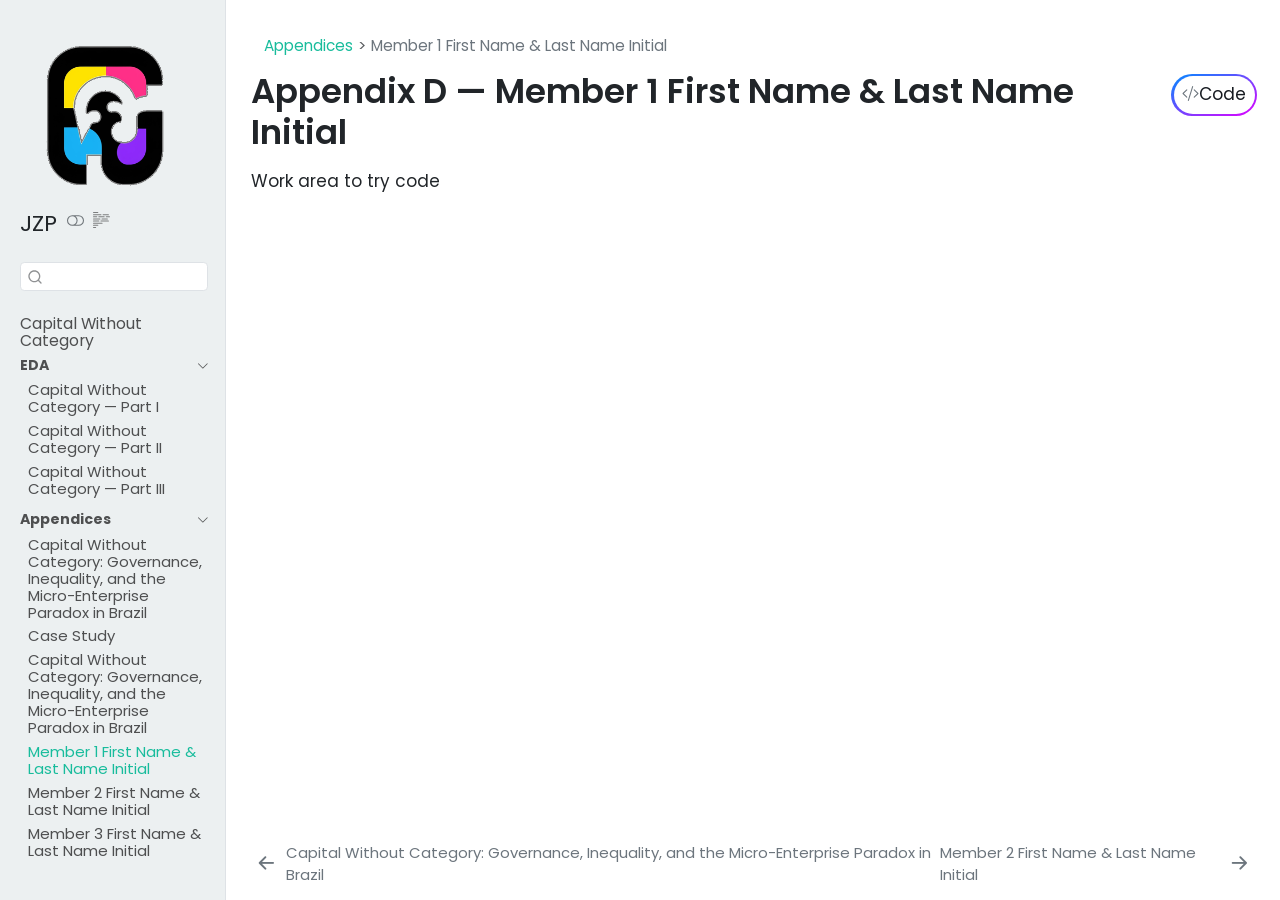
<file: wa/wa-member1.html>
<!DOCTYPE html>
<html xmlns="http://www.w3.org/1999/xhtml" lang="en" xml:lang="en"><head>

<meta charset="utf-8">
<meta name="generator" content="quarto-1.8.25">

<meta name="viewport" content="width=device-width, initial-scale=1.0, user-scalable=yes">


<title>Appendix D — Member 1 First Name &amp; Last Name Initial – Capital Without Category</title>
<style>
code{white-space: pre-wrap;}
span.smallcaps{font-variant: small-caps;}
div.columns{display: flex; gap: min(4vw, 1.5em);}
div.column{flex: auto; overflow-x: auto;}
div.hanging-indent{margin-left: 1.5em; text-indent: -1.5em;}
ul.task-list{list-style: none;}
ul.task-list li input[type="checkbox"] {
  width: 0.8em;
  margin: 0 0.8em 0.2em -1em; /* quarto-specific, see https://github.com/quarto-dev/quarto-cli/issues/4556 */ 
  vertical-align: middle;
}
/* CSS for syntax highlighting */
html { -webkit-text-size-adjust: 100%; }
pre > code.sourceCode { white-space: pre; position: relative; }
pre > code.sourceCode > span { display: inline-block; line-height: 1.25; }
pre > code.sourceCode > span:empty { height: 1.2em; }
.sourceCode { overflow: visible; }
code.sourceCode > span { color: inherit; text-decoration: inherit; }
div.sourceCode { margin: 1em 0; }
pre.sourceCode { margin: 0; }
@media screen {
div.sourceCode { overflow: auto; }
}
@media print {
pre > code.sourceCode { white-space: pre-wrap; }
pre > code.sourceCode > span { text-indent: -5em; padding-left: 5em; }
}
pre.numberSource code
  { counter-reset: source-line 0; }
pre.numberSource code > span
  { position: relative; left: -4em; counter-increment: source-line; }
pre.numberSource code > span > a:first-child::before
  { content: counter(source-line);
    position: relative; left: -1em; text-align: right; vertical-align: baseline;
    border: none; display: inline-block;
    -webkit-touch-callout: none; -webkit-user-select: none;
    -khtml-user-select: none; -moz-user-select: none;
    -ms-user-select: none; user-select: none;
    padding: 0 4px; width: 4em;
  }
pre.numberSource { margin-left: 3em;  padding-left: 4px; }
div.sourceCode
  {   }
@media screen {
pre > code.sourceCode > span > a:first-child::before { text-decoration: underline; }
}
</style>


<script src="../site_libs/quarto-nav/quarto-nav.js"></script>
<script src="../site_libs/clipboard/clipboard.min.js"></script>
<script src="../site_libs/quarto-search/autocomplete.umd.js"></script>
<script src="../site_libs/quarto-search/fuse.min.js"></script>
<script src="../site_libs/quarto-search/quarto-search.js"></script>
<meta name="quarto:offset" content="../">
<link href="../wa/wa-member2.html" rel="next">
<link href="../appx/capital_without_category.html" rel="prev">
<script src="../site_libs/quarto-html/quarto.js" type="module"></script>
<script src="../site_libs/quarto-html/tabsets/tabsets.js" type="module"></script>
<script src="../site_libs/quarto-html/axe/axe-check.js" type="module"></script>
<script src="../site_libs/quarto-html/popper.min.js"></script>
<script src="../site_libs/quarto-html/tippy.umd.min.js"></script>
<script src="../site_libs/quarto-html/anchor.min.js"></script>
<link href="../site_libs/quarto-html/tippy.css" rel="stylesheet">
<link href="../site_libs/quarto-html/quarto-syntax-highlighting-7b89279ff1a6dce999919e0e67d4d9ec.css" rel="stylesheet" class="quarto-color-scheme" id="quarto-text-highlighting-styles">
<link href="../site_libs/quarto-html/quarto-syntax-highlighting-dark-707d8167ce6003fca903bfe2be84ab7f.css" rel="stylesheet" class="quarto-color-scheme quarto-color-alternate" id="quarto-text-highlighting-styles">
<link href="../site_libs/quarto-html/quarto-syntax-highlighting-7b89279ff1a6dce999919e0e67d4d9ec.css" rel="stylesheet" class="quarto-color-scheme-extra" id="quarto-text-highlighting-styles">
<script src="../site_libs/bootstrap/bootstrap.min.js"></script>
<link href="../site_libs/bootstrap/bootstrap-icons.css" rel="stylesheet">
<link href="../site_libs/bootstrap/bootstrap-5b0104e2851f7f935c32d564ba449a5d.min.css" rel="stylesheet" append-hash="true" class="quarto-color-scheme" id="quarto-bootstrap" data-mode="light">
<link href="../site_libs/bootstrap/bootstrap-dark-372234afc2e8d1fdffa1d11f47028b25.min.css" rel="stylesheet" append-hash="true" class="quarto-color-scheme quarto-color-alternate" id="quarto-bootstrap" data-mode="dark">
<link href="../site_libs/bootstrap/bootstrap-5b0104e2851f7f935c32d564ba449a5d.min.css" rel="stylesheet" append-hash="true" class="quarto-color-scheme-extra" id="quarto-bootstrap" data-mode="light">
<script id="quarto-search-options" type="application/json">{
  "location": "sidebar",
  "copy-button": false,
  "collapse-after": 3,
  "panel-placement": "start",
  "type": "textbox",
  "limit": 50,
  "keyboard-shortcut": [
    "f",
    "/",
    "s"
  ],
  "show-item-context": false,
  "language": {
    "search-no-results-text": "No results",
    "search-matching-documents-text": "matching documents",
    "search-copy-link-title": "Copy link to search",
    "search-hide-matches-text": "Hide additional matches",
    "search-more-match-text": "more match in this document",
    "search-more-matches-text": "more matches in this document",
    "search-clear-button-title": "Clear",
    "search-text-placeholder": "",
    "search-detached-cancel-button-title": "Cancel",
    "search-submit-button-title": "Submit",
    "search-label": "Search"
  }
}</script>
<style>html{ scroll-behavior: smooth; }</style>


<link rel="stylesheet" href="../style/custom.css">
</head>

<body class="nav-sidebar docked quarto-light"><script id="quarto-html-before-body" type="application/javascript">
    const toggleBodyColorMode = (bsSheetEl) => {
      const mode = bsSheetEl.getAttribute("data-mode");
      const bodyEl = window.document.querySelector("body");
      if (mode === "dark") {
        bodyEl.classList.add("quarto-dark");
        bodyEl.classList.remove("quarto-light");
      } else {
        bodyEl.classList.add("quarto-light");
        bodyEl.classList.remove("quarto-dark");
      }
    }
    const toggleBodyColorPrimary = () => {
      const bsSheetEl = window.document.querySelector("link#quarto-bootstrap:not([rel=disabled-stylesheet])");
      if (bsSheetEl) {
        toggleBodyColorMode(bsSheetEl);
      }
    }
    const setColorSchemeToggle = (alternate) => {
      const toggles = window.document.querySelectorAll('.quarto-color-scheme-toggle');
      for (let i=0; i < toggles.length; i++) {
        const toggle = toggles[i];
        if (toggle) {
          if (alternate) {
            toggle.classList.add("alternate");
          } else {
            toggle.classList.remove("alternate");
          }
        }
      }
    };
    const toggleColorMode = (alternate) => {
      // Switch the stylesheets
      const primaryStylesheets = window.document.querySelectorAll('link.quarto-color-scheme:not(.quarto-color-alternate)');
      const alternateStylesheets = window.document.querySelectorAll('link.quarto-color-scheme.quarto-color-alternate');
      manageTransitions('#quarto-margin-sidebar .nav-link', false);
      if (alternate) {
        // note: dark is layered on light, we don't disable primary!
        enableStylesheet(alternateStylesheets);
        for (const sheetNode of alternateStylesheets) {
          if (sheetNode.id === "quarto-bootstrap") {
            toggleBodyColorMode(sheetNode);
          }
        }
      } else {
        disableStylesheet(alternateStylesheets);
        enableStylesheet(primaryStylesheets)
        toggleBodyColorPrimary();
      }
      manageTransitions('#quarto-margin-sidebar .nav-link', true);
      // Switch the toggles
      setColorSchemeToggle(alternate)
      // Hack to workaround the fact that safari doesn't
      // properly recolor the scrollbar when toggling (#1455)
      if (navigator.userAgent.indexOf('Safari') > 0 && navigator.userAgent.indexOf('Chrome') == -1) {
        manageTransitions("body", false);
        window.scrollTo(0, 1);
        setTimeout(() => {
          window.scrollTo(0, 0);
          manageTransitions("body", true);
        }, 40);
      }
    }
    const disableStylesheet = (stylesheets) => {
      for (let i=0; i < stylesheets.length; i++) {
        const stylesheet = stylesheets[i];
        stylesheet.rel = 'disabled-stylesheet';
      }
    }
    const enableStylesheet = (stylesheets) => {
      for (let i=0; i < stylesheets.length; i++) {
        const stylesheet = stylesheets[i];
        if(stylesheet.rel !== 'stylesheet') { // for Chrome, which will still FOUC without this check
          stylesheet.rel = 'stylesheet';
        }
      }
    }
    const manageTransitions = (selector, allowTransitions) => {
      const els = window.document.querySelectorAll(selector);
      for (let i=0; i < els.length; i++) {
        const el = els[i];
        if (allowTransitions) {
          el.classList.remove('notransition');
        } else {
          el.classList.add('notransition');
        }
      }
    }
    const isFileUrl = () => {
      return window.location.protocol === 'file:';
    }
    const hasAlternateSentinel = () => {
      let styleSentinel = getColorSchemeSentinel();
      if (styleSentinel !== null) {
        return styleSentinel === "alternate";
      } else {
        return false;
      }
    }
    const setStyleSentinel = (alternate) => {
      const value = alternate ? "alternate" : "default";
      if (!isFileUrl()) {
        window.localStorage.setItem("quarto-color-scheme", value);
      } else {
        localAlternateSentinel = value;
      }
    }
    const getColorSchemeSentinel = () => {
      if (!isFileUrl()) {
        const storageValue = window.localStorage.getItem("quarto-color-scheme");
        return storageValue != null ? storageValue : localAlternateSentinel;
      } else {
        return localAlternateSentinel;
      }
    }
    const toggleGiscusIfUsed = (isAlternate, darkModeDefault) => {
      const baseTheme = document.querySelector('#giscus-base-theme')?.value ?? 'light';
      const alternateTheme = document.querySelector('#giscus-alt-theme')?.value ?? 'dark';
      let newTheme = '';
      if(authorPrefersDark) {
        newTheme = isAlternate ? baseTheme : alternateTheme;
      } else {
        newTheme = isAlternate ? alternateTheme : baseTheme;
      }
      const changeGiscusTheme = () => {
        // From: https://github.com/giscus/giscus/issues/336
        const sendMessage = (message) => {
          const iframe = document.querySelector('iframe.giscus-frame');
          if (!iframe) return;
          iframe.contentWindow.postMessage({ giscus: message }, 'https://giscus.app');
        }
        sendMessage({
          setConfig: {
            theme: newTheme
          }
        });
      }
      const isGiscussLoaded = window.document.querySelector('iframe.giscus-frame') !== null;
      if (isGiscussLoaded) {
        changeGiscusTheme();
      }
    };
    const authorPrefersDark = false;
    const darkModeDefault = authorPrefersDark;
      document.querySelector('link#quarto-text-highlighting-styles.quarto-color-scheme-extra').rel = 'disabled-stylesheet';
      document.querySelector('link#quarto-bootstrap.quarto-color-scheme-extra').rel = 'disabled-stylesheet';
    let localAlternateSentinel = darkModeDefault ? 'alternate' : 'default';
    // Dark / light mode switch
    window.quartoToggleColorScheme = () => {
      // Read the current dark / light value
      let toAlternate = !hasAlternateSentinel();
      toggleColorMode(toAlternate);
      setStyleSentinel(toAlternate);
      toggleGiscusIfUsed(toAlternate, darkModeDefault);
      window.dispatchEvent(new Event('resize'));
    };
    // Switch to dark mode if need be
    if (hasAlternateSentinel()) {
      toggleColorMode(true);
    } else {
      toggleColorMode(false);
    }
  </script>

<div id="quarto-search-results"></div>
  <header id="quarto-header" class="headroom fixed-top">
  <nav class="quarto-secondary-nav">
    <div class="container-fluid d-flex">
      <button type="button" class="quarto-btn-toggle btn" data-bs-toggle="collapse" role="button" data-bs-target=".quarto-sidebar-collapse-item" aria-controls="quarto-sidebar" aria-expanded="false" aria-label="Toggle sidebar navigation" onclick="if (window.quartoToggleHeadroom) { window.quartoToggleHeadroom(); }">
        <i class="bi bi-layout-text-sidebar-reverse"></i>
      </button>
        <nav class="quarto-page-breadcrumbs" aria-label="breadcrumb"><ol class="breadcrumb"><li class="breadcrumb-item"><a href="../appx/proposal.html">Appendices</a></li><li class="breadcrumb-item"><a href="../wa/wa-member1.html"><span class="chapter-title">Member 1 First Name &amp; Last Name Initial</span></a></li></ol></nav>
        <a class="flex-grow-1" role="navigation" data-bs-toggle="collapse" data-bs-target=".quarto-sidebar-collapse-item" aria-controls="quarto-sidebar" aria-expanded="false" aria-label="Toggle sidebar navigation" onclick="if (window.quartoToggleHeadroom) { window.quartoToggleHeadroom(); }">      
        </a>
      <button type="button" class="btn quarto-search-button" aria-label="Search" onclick="window.quartoOpenSearch();">
        <i class="bi bi-search"></i>
      </button>
    </div>
  </nav>
</header>
<!-- content -->
<div id="quarto-content" class="quarto-container page-columns page-rows-contents page-layout-full">
<!-- sidebar -->
  <nav id="quarto-sidebar" class="sidebar collapse collapse-horizontal quarto-sidebar-collapse-item sidebar-navigation docked overflow-auto">
    <div class="pt-lg-2 mt-2 text-left sidebar-header sidebar-header-stacked">
      <a href="../index.html" class="sidebar-logo-link">
      <img src="../assets/sidebar-logo.png" alt="" class="sidebar-logo light-content py-0 d-lg-inline d-none">
      <img src="../assets/sidebar-logo.png" alt="" class="sidebar-logo dark-content py-0 d-lg-inline d-none">
      </a>
    <div class="sidebar-title mb-0 py-0">
      <a href="../">JZP</a> 
        <div class="sidebar-tools-main">
  <a href="" class="quarto-color-scheme-toggle quarto-navigation-tool  px-1" onclick="window.quartoToggleColorScheme(); return false;" title="Toggle dark mode"><i class="bi"></i></a>
  <a href="" class="quarto-reader-toggle quarto-navigation-tool px-1" onclick="window.quartoToggleReader(); return false;" title="Toggle reader mode">
  <div class="quarto-reader-toggle-btn">
  <i class="bi"></i>
  </div>
</a>
</div>
    </div>
      </div>
        <div class="mt-2 flex-shrink-0 align-items-center">
        <div class="sidebar-search">
        <div id="quarto-search" class="" title="Search"></div>
        </div>
        </div>
    <div class="sidebar-menu-container"> 
    <ul class="list-unstyled mt-1">
        <li class="sidebar-item">
  <div class="sidebar-item-container"> 
  <a href="../index.html" class="sidebar-item-text sidebar-link"><span class="chapter-title">Capital Without Category</span></a>
  </div>
</li>
        <li class="sidebar-item sidebar-item-section">
      <div class="sidebar-item-container"> 
            <a class="sidebar-item-text sidebar-link text-start" data-bs-toggle="collapse" data-bs-target="#quarto-sidebar-section-1" role="navigation" aria-expanded="true">
 <span class="menu-text">EDA</span></a>
          <a class="sidebar-item-toggle text-start" data-bs-toggle="collapse" data-bs-target="#quarto-sidebar-section-1" role="navigation" aria-expanded="true" aria-label="Toggle section">
            <i class="bi bi-chevron-right ms-2"></i>
          </a> 
      </div>
      <ul id="quarto-sidebar-section-1" class="collapse list-unstyled sidebar-section depth1 show">  
          <li class="sidebar-item">
  <div class="sidebar-item-container"> 
  <a href="../eda/eda-member1.html" class="sidebar-item-text sidebar-link"><span class="chapter-title">Capital Without Category — Part I</span></a>
  </div>
</li>
          <li class="sidebar-item">
  <div class="sidebar-item-container"> 
  <a href="../eda/eda-member2.html" class="sidebar-item-text sidebar-link"><span class="chapter-title">Capital Without Category — Part II</span></a>
  </div>
</li>
          <li class="sidebar-item">
  <div class="sidebar-item-container"> 
  <a href="../eda/eda-member3.html" class="sidebar-item-text sidebar-link"><span class="chapter-title">Capital Without Category — Part III</span></a>
  </div>
</li>
      </ul>
  </li>
        <li class="sidebar-item sidebar-item-section">
      <div class="sidebar-item-container"> 
            <a class="sidebar-item-text sidebar-link text-start" data-bs-toggle="collapse" data-bs-target="#quarto-sidebar-section-2" role="navigation" aria-expanded="true">
 <span class="menu-text">Appendices</span></a>
          <a class="sidebar-item-toggle text-start" data-bs-toggle="collapse" data-bs-target="#quarto-sidebar-section-2" role="navigation" aria-expanded="true" aria-label="Toggle section">
            <i class="bi bi-chevron-right ms-2"></i>
          </a> 
      </div>
      <ul id="quarto-sidebar-section-2" class="collapse list-unstyled sidebar-section depth1 show">  
          <li class="sidebar-item">
  <div class="sidebar-item-container"> 
  <a href="../appx/proposal.html" class="sidebar-item-text sidebar-link"><span class="chapter-title">Capital Without Category: Governance, Inequality, and the Micro-Enterprise Paradox in Brazil</span></a>
  </div>
</li>
          <li class="sidebar-item">
  <div class="sidebar-item-container"> 
  <a href="../appx/case-study.html" class="sidebar-item-text sidebar-link"><span class="chapter-title">Case Study</span></a>
  </div>
</li>
          <li class="sidebar-item">
  <div class="sidebar-item-container"> 
  <a href="../appx/capital_without_category.html" class="sidebar-item-text sidebar-link"><span class="chapter-title">Capital Without Category: Governance, Inequality, and the Micro-Enterprise Paradox in Brazil</span></a>
  </div>
</li>
          <li class="sidebar-item">
  <div class="sidebar-item-container"> 
  <a href="../wa/wa-member1.html" class="sidebar-item-text sidebar-link active"><span class="chapter-title">Member 1 First Name &amp; Last Name Initial</span></a>
  </div>
</li>
          <li class="sidebar-item">
  <div class="sidebar-item-container"> 
  <a href="../wa/wa-member2.html" class="sidebar-item-text sidebar-link"><span class="chapter-title">Member 2 First Name &amp; Last Name Initial</span></a>
  </div>
</li>
          <li class="sidebar-item">
  <div class="sidebar-item-container"> 
  <a href="../wa/wa-member3.html" class="sidebar-item-text sidebar-link"><span class="chapter-title">Member 3 First Name &amp; Last Name Initial</span></a>
  </div>
</li>
      </ul>
  </li>
    </ul>
    </div>
</nav>
<div id="quarto-sidebar-glass" class="quarto-sidebar-collapse-item" data-bs-toggle="collapse" data-bs-target=".quarto-sidebar-collapse-item"></div>
<!-- margin-sidebar -->
    <div id="quarto-margin-sidebar" class="sidebar margin-sidebar zindex-bottom">
        
    </div>
<!-- main -->
<main class="content column-page-right" id="quarto-document-content">


<header id="title-block-header" class="quarto-title-block default"><nav class="quarto-page-breadcrumbs quarto-title-breadcrumbs d-none d-lg-block" aria-label="breadcrumb"><ol class="breadcrumb"><li class="breadcrumb-item"><a href="../appx/proposal.html">Appendices</a></li><li class="breadcrumb-item"><a href="../wa/wa-member1.html"><span class="chapter-title">Member 1 First Name &amp; Last Name Initial</span></a></li></ol></nav>
<div class="quarto-title">
<div class="quarto-title-block"><div><h1 class="title">Appendix D — Member 1 First Name &amp; Last Name Initial</h1><button type="button" class="btn code-tools-button" id="quarto-code-tools-source"><i class="bi"></i> Code</button></div></div>
</div>



<div class="quarto-title-meta column-page-right">

    
  
    
  </div>
  


</header>


<p>Work area to try code</p>


<!-- -->


</main> <!-- /main -->
<script id="quarto-html-after-body" type="application/javascript">
  window.document.addEventListener("DOMContentLoaded", function (event) {
    // Ensure there is a toggle, if there isn't float one in the top right
    if (window.document.querySelector('.quarto-color-scheme-toggle') === null) {
      const a = window.document.createElement('a');
      a.classList.add('top-right');
      a.classList.add('quarto-color-scheme-toggle');
      a.href = "";
      a.onclick = function() { try { window.quartoToggleColorScheme(); } catch {} return false; };
      const i = window.document.createElement("i");
      i.classList.add('bi');
      a.appendChild(i);
      window.document.body.appendChild(a);
    }
    setColorSchemeToggle(hasAlternateSentinel())
    const icon = "";
    const anchorJS = new window.AnchorJS();
    anchorJS.options = {
      placement: 'right',
      icon: icon
    };
    anchorJS.add('.anchored');
    const isCodeAnnotation = (el) => {
      for (const clz of el.classList) {
        if (clz.startsWith('code-annotation-')) {                     
          return true;
        }
      }
      return false;
    }
    const onCopySuccess = function(e) {
      // button target
      const button = e.trigger;
      // don't keep focus
      button.blur();
      // flash "checked"
      button.classList.add('code-copy-button-checked');
      var currentTitle = button.getAttribute("title");
      button.setAttribute("title", "Copied!");
      let tooltip;
      if (window.bootstrap) {
        button.setAttribute("data-bs-toggle", "tooltip");
        button.setAttribute("data-bs-placement", "left");
        button.setAttribute("data-bs-title", "Copied!");
        tooltip = new bootstrap.Tooltip(button, 
          { trigger: "manual", 
            customClass: "code-copy-button-tooltip",
            offset: [0, -8]});
        tooltip.show();    
      }
      setTimeout(function() {
        if (tooltip) {
          tooltip.hide();
          button.removeAttribute("data-bs-title");
          button.removeAttribute("data-bs-toggle");
          button.removeAttribute("data-bs-placement");
        }
        button.setAttribute("title", currentTitle);
        button.classList.remove('code-copy-button-checked');
      }, 1000);
      // clear code selection
      e.clearSelection();
    }
    const getTextToCopy = function(trigger) {
      const outerScaffold = trigger.parentElement.cloneNode(true);
      const codeEl = outerScaffold.querySelector('code');
      for (const childEl of codeEl.children) {
        if (isCodeAnnotation(childEl)) {
          childEl.remove();
        }
      }
      return codeEl.innerText;
    }
    const clipboard = new window.ClipboardJS('.code-copy-button:not([data-in-quarto-modal])', {
      text: getTextToCopy
    });
    clipboard.on('success', onCopySuccess);
    if (window.document.getElementById('quarto-embedded-source-code-modal')) {
      const clipboardModal = new window.ClipboardJS('.code-copy-button[data-in-quarto-modal]', {
        text: getTextToCopy,
        container: window.document.getElementById('quarto-embedded-source-code-modal')
      });
      clipboardModal.on('success', onCopySuccess);
    }
    const viewSource = window.document.getElementById('quarto-view-source') ||
                       window.document.getElementById('quarto-code-tools-source');
    if (viewSource) {
      const sourceUrl = viewSource.getAttribute("data-quarto-source-url");
      viewSource.addEventListener("click", function(e) {
        if (sourceUrl) {
          // rstudio viewer pane
          if (/\bcapabilities=\b/.test(window.location)) {
            window.open(sourceUrl);
          } else {
            window.location.href = sourceUrl;
          }
        } else {
          const modal = new bootstrap.Modal(document.getElementById('quarto-embedded-source-code-modal'));
          modal.show();
        }
        return false;
      });
    }
    function toggleCodeHandler(show) {
      return function(e) {
        const detailsSrc = window.document.querySelectorAll(".cell > details > .sourceCode");
        for (let i=0; i<detailsSrc.length; i++) {
          const details = detailsSrc[i].parentElement;
          if (show) {
            details.open = true;
          } else {
            details.removeAttribute("open");
          }
        }
        const cellCodeDivs = window.document.querySelectorAll(".cell > .sourceCode");
        const fromCls = show ? "hidden" : "unhidden";
        const toCls = show ? "unhidden" : "hidden";
        for (let i=0; i<cellCodeDivs.length; i++) {
          const codeDiv = cellCodeDivs[i];
          if (codeDiv.classList.contains(fromCls)) {
            codeDiv.classList.remove(fromCls);
            codeDiv.classList.add(toCls);
          } 
        }
        return false;
      }
    }
    const hideAllCode = window.document.getElementById("quarto-hide-all-code");
    if (hideAllCode) {
      hideAllCode.addEventListener("click", toggleCodeHandler(false));
    }
    const showAllCode = window.document.getElementById("quarto-show-all-code");
    if (showAllCode) {
      showAllCode.addEventListener("click", toggleCodeHandler(true));
    }
      var localhostRegex = new RegExp(/^(?:http|https):\/\/localhost\:?[0-9]*\//);
      var mailtoRegex = new RegExp(/^mailto:/);
        var filterRegex = new RegExp('/' + window.location.host + '/');
      var isInternal = (href) => {
          return filterRegex.test(href) || localhostRegex.test(href) || mailtoRegex.test(href);
      }
      // Inspect non-navigation links and adorn them if external
     var links = window.document.querySelectorAll('a[href]:not(.nav-link):not(.navbar-brand):not(.toc-action):not(.sidebar-link):not(.sidebar-item-toggle):not(.pagination-link):not(.no-external):not([aria-hidden]):not(.dropdown-item):not(.quarto-navigation-tool):not(.about-link)');
      for (var i=0; i<links.length; i++) {
        const link = links[i];
        if (!isInternal(link.href)) {
          // undo the damage that might have been done by quarto-nav.js in the case of
          // links that we want to consider external
          if (link.dataset.originalHref !== undefined) {
            link.href = link.dataset.originalHref;
          }
        }
      }
    function tippyHover(el, contentFn, onTriggerFn, onUntriggerFn) {
      const config = {
        allowHTML: true,
        maxWidth: 500,
        delay: 100,
        arrow: false,
        appendTo: function(el) {
            return el.parentElement;
        },
        interactive: true,
        interactiveBorder: 10,
        theme: 'quarto',
        placement: 'bottom-start',
      };
      if (contentFn) {
        config.content = contentFn;
      }
      if (onTriggerFn) {
        config.onTrigger = onTriggerFn;
      }
      if (onUntriggerFn) {
        config.onUntrigger = onUntriggerFn;
      }
      window.tippy(el, config); 
    }
    const noterefs = window.document.querySelectorAll('a[role="doc-noteref"]');
    for (var i=0; i<noterefs.length; i++) {
      const ref = noterefs[i];
      tippyHover(ref, function() {
        // use id or data attribute instead here
        let href = ref.getAttribute('data-footnote-href') || ref.getAttribute('href');
        try { href = new URL(href).hash; } catch {}
        const id = href.replace(/^#\/?/, "");
        const note = window.document.getElementById(id);
        if (note) {
          return note.innerHTML;
        } else {
          return "";
        }
      });
    }
    const xrefs = window.document.querySelectorAll('a.quarto-xref');
    const processXRef = (id, note) => {
      // Strip column container classes
      const stripColumnClz = (el) => {
        el.classList.remove("page-full", "page-columns");
        if (el.children) {
          for (const child of el.children) {
            stripColumnClz(child);
          }
        }
      }
      stripColumnClz(note)
      if (id === null || id.startsWith('sec-')) {
        // Special case sections, only their first couple elements
        const container = document.createElement("div");
        if (note.children && note.children.length > 2) {
          container.appendChild(note.children[0].cloneNode(true));
          for (let i = 1; i < note.children.length; i++) {
            const child = note.children[i];
            if (child.tagName === "P" && child.innerText === "") {
              continue;
            } else {
              container.appendChild(child.cloneNode(true));
              break;
            }
          }
          if (window.Quarto?.typesetMath) {
            window.Quarto.typesetMath(container);
          }
          return container.innerHTML
        } else {
          if (window.Quarto?.typesetMath) {
            window.Quarto.typesetMath(note);
          }
          return note.innerHTML;
        }
      } else {
        // Remove any anchor links if they are present
        const anchorLink = note.querySelector('a.anchorjs-link');
        if (anchorLink) {
          anchorLink.remove();
        }
        if (window.Quarto?.typesetMath) {
          window.Quarto.typesetMath(note);
        }
        if (note.classList.contains("callout")) {
          return note.outerHTML;
        } else {
          return note.innerHTML;
        }
      }
    }
    for (var i=0; i<xrefs.length; i++) {
      const xref = xrefs[i];
      tippyHover(xref, undefined, function(instance) {
        instance.disable();
        let url = xref.getAttribute('href');
        let hash = undefined; 
        if (url.startsWith('#')) {
          hash = url;
        } else {
          try { hash = new URL(url).hash; } catch {}
        }
        if (hash) {
          const id = hash.replace(/^#\/?/, "");
          const note = window.document.getElementById(id);
          if (note !== null) {
            try {
              const html = processXRef(id, note.cloneNode(true));
              instance.setContent(html);
            } finally {
              instance.enable();
              instance.show();
            }
          } else {
            // See if we can fetch this
            fetch(url.split('#')[0])
            .then(res => res.text())
            .then(html => {
              const parser = new DOMParser();
              const htmlDoc = parser.parseFromString(html, "text/html");
              const note = htmlDoc.getElementById(id);
              if (note !== null) {
                const html = processXRef(id, note);
                instance.setContent(html);
              } 
            }).finally(() => {
              instance.enable();
              instance.show();
            });
          }
        } else {
          // See if we can fetch a full url (with no hash to target)
          // This is a special case and we should probably do some content thinning / targeting
          fetch(url)
          .then(res => res.text())
          .then(html => {
            const parser = new DOMParser();
            const htmlDoc = parser.parseFromString(html, "text/html");
            const note = htmlDoc.querySelector('main.content');
            if (note !== null) {
              // This should only happen for chapter cross references
              // (since there is no id in the URL)
              // remove the first header
              if (note.children.length > 0 && note.children[0].tagName === "HEADER") {
                note.children[0].remove();
              }
              const html = processXRef(null, note);
              instance.setContent(html);
            } 
          }).finally(() => {
            instance.enable();
            instance.show();
          });
        }
      }, function(instance) {
      });
    }
        let selectedAnnoteEl;
        const selectorForAnnotation = ( cell, annotation) => {
          let cellAttr = 'data-code-cell="' + cell + '"';
          let lineAttr = 'data-code-annotation="' +  annotation + '"';
          const selector = 'span[' + cellAttr + '][' + lineAttr + ']';
          return selector;
        }
        const selectCodeLines = (annoteEl) => {
          const doc = window.document;
          const targetCell = annoteEl.getAttribute("data-target-cell");
          const targetAnnotation = annoteEl.getAttribute("data-target-annotation");
          const annoteSpan = window.document.querySelector(selectorForAnnotation(targetCell, targetAnnotation));
          const lines = annoteSpan.getAttribute("data-code-lines").split(",");
          const lineIds = lines.map((line) => {
            return targetCell + "-" + line;
          })
          let top = null;
          let height = null;
          let parent = null;
          if (lineIds.length > 0) {
              //compute the position of the single el (top and bottom and make a div)
              const el = window.document.getElementById(lineIds[0]);
              top = el.offsetTop;
              height = el.offsetHeight;
              parent = el.parentElement.parentElement;
            if (lineIds.length > 1) {
              const lastEl = window.document.getElementById(lineIds[lineIds.length - 1]);
              const bottom = lastEl.offsetTop + lastEl.offsetHeight;
              height = bottom - top;
            }
            if (top !== null && height !== null && parent !== null) {
              // cook up a div (if necessary) and position it 
              let div = window.document.getElementById("code-annotation-line-highlight");
              if (div === null) {
                div = window.document.createElement("div");
                div.setAttribute("id", "code-annotation-line-highlight");
                div.style.position = 'absolute';
                parent.appendChild(div);
              }
              div.style.top = top - 2 + "px";
              div.style.height = height + 4 + "px";
              div.style.left = 0;
              let gutterDiv = window.document.getElementById("code-annotation-line-highlight-gutter");
              if (gutterDiv === null) {
                gutterDiv = window.document.createElement("div");
                gutterDiv.setAttribute("id", "code-annotation-line-highlight-gutter");
                gutterDiv.style.position = 'absolute';
                const codeCell = window.document.getElementById(targetCell);
                const gutter = codeCell.querySelector('.code-annotation-gutter');
                gutter.appendChild(gutterDiv);
              }
              gutterDiv.style.top = top - 2 + "px";
              gutterDiv.style.height = height + 4 + "px";
            }
            selectedAnnoteEl = annoteEl;
          }
        };
        const unselectCodeLines = () => {
          const elementsIds = ["code-annotation-line-highlight", "code-annotation-line-highlight-gutter"];
          elementsIds.forEach((elId) => {
            const div = window.document.getElementById(elId);
            if (div) {
              div.remove();
            }
          });
          selectedAnnoteEl = undefined;
        };
          // Handle positioning of the toggle
      window.addEventListener(
        "resize",
        throttle(() => {
          elRect = undefined;
          if (selectedAnnoteEl) {
            selectCodeLines(selectedAnnoteEl);
          }
        }, 10)
      );
      function throttle(fn, ms) {
      let throttle = false;
      let timer;
        return (...args) => {
          if(!throttle) { // first call gets through
              fn.apply(this, args);
              throttle = true;
          } else { // all the others get throttled
              if(timer) clearTimeout(timer); // cancel #2
              timer = setTimeout(() => {
                fn.apply(this, args);
                timer = throttle = false;
              }, ms);
          }
        };
      }
        // Attach click handler to the DT
        const annoteDls = window.document.querySelectorAll('dt[data-target-cell]');
        for (const annoteDlNode of annoteDls) {
          annoteDlNode.addEventListener('click', (event) => {
            const clickedEl = event.target;
            if (clickedEl !== selectedAnnoteEl) {
              unselectCodeLines();
              const activeEl = window.document.querySelector('dt[data-target-cell].code-annotation-active');
              if (activeEl) {
                activeEl.classList.remove('code-annotation-active');
              }
              selectCodeLines(clickedEl);
              clickedEl.classList.add('code-annotation-active');
            } else {
              // Unselect the line
              unselectCodeLines();
              clickedEl.classList.remove('code-annotation-active');
            }
          });
        }
    const findCites = (el) => {
      const parentEl = el.parentElement;
      if (parentEl) {
        const cites = parentEl.dataset.cites;
        if (cites) {
          return {
            el,
            cites: cites.split(' ')
          };
        } else {
          return findCites(el.parentElement)
        }
      } else {
        return undefined;
      }
    };
    var bibliorefs = window.document.querySelectorAll('a[role="doc-biblioref"]');
    for (var i=0; i<bibliorefs.length; i++) {
      const ref = bibliorefs[i];
      const citeInfo = findCites(ref);
      if (citeInfo) {
        tippyHover(citeInfo.el, function() {
          var popup = window.document.createElement('div');
          citeInfo.cites.forEach(function(cite) {
            var citeDiv = window.document.createElement('div');
            citeDiv.classList.add('hanging-indent');
            citeDiv.classList.add('csl-entry');
            var biblioDiv = window.document.getElementById('ref-' + cite);
            if (biblioDiv) {
              citeDiv.innerHTML = biblioDiv.innerHTML;
            }
            popup.appendChild(citeDiv);
          });
          return popup.innerHTML;
        });
      }
    }
  });
  </script>
<nav class="page-navigation column-page-right">
  <div class="nav-page nav-page-previous">
      <a href="../appx/capital_without_category.html" class="pagination-link" aria-label="Capital Without Category: Governance, Inequality, and the Micro-Enterprise Paradox in Brazil">
        <i class="bi bi-arrow-left-short"></i> <span class="nav-page-text"><span class="chapter-title">Capital Without Category: Governance, Inequality, and the Micro-Enterprise Paradox in Brazil</span></span>
      </a>          
  </div>
  <div class="nav-page nav-page-next">
      <a href="../wa/wa-member2.html" class="pagination-link" aria-label="Member 2 First Name &amp; Last Name Initial">
        <span class="nav-page-text"><span class="chapter-title">Member 2 First Name &amp; Last Name Initial</span></span> <i class="bi bi-arrow-right-short"></i>
      </a>
  </div>
</nav><div class="modal fade" id="quarto-embedded-source-code-modal" tabindex="-1" aria-labelledby="quarto-embedded-source-code-modal-label" aria-hidden="true"><div class="modal-dialog modal-dialog-scrollable"><div class="modal-content"><div class="modal-header"><h5 class="modal-title" id="quarto-embedded-source-code-modal-label">Source Code</h5><button class="btn-close" data-bs-dismiss="modal"></button></div><div class="modal-body"><div class="">
<div class="code-copy-outer-scaffold"><div class="sourceCode" id="cb1" data-shortcodes="false"><pre class="sourceCode markdown code-with-copy"><code class="sourceCode markdown"><span id="cb1-1"><a href="#cb1-1" aria-hidden="true" tabindex="-1"></a><span class="co">---</span></span>
<span id="cb1-2"><a href="#cb1-2" aria-hidden="true" tabindex="-1"></a><span class="an">title:</span><span class="co"> "Member 1 First Name &amp; Last Name Initial"</span></span>
<span id="cb1-3"><a href="#cb1-3" aria-hidden="true" tabindex="-1"></a><span class="co">---</span></span>
<span id="cb1-4"><a href="#cb1-4" aria-hidden="true" tabindex="-1"></a></span>
<span id="cb1-5"><a href="#cb1-5" aria-hidden="true" tabindex="-1"></a>Work area to try code</span></code></pre></div><button title="Copy to Clipboard" class="code-copy-button" data-in-quarto-modal=""><i class="bi"></i></button></div>
</div></div></div></div></div>
</div> <!-- /content -->




<script src="../site_libs/quarto-html/zenscroll-min.js"></script>
</body></html>
</file>
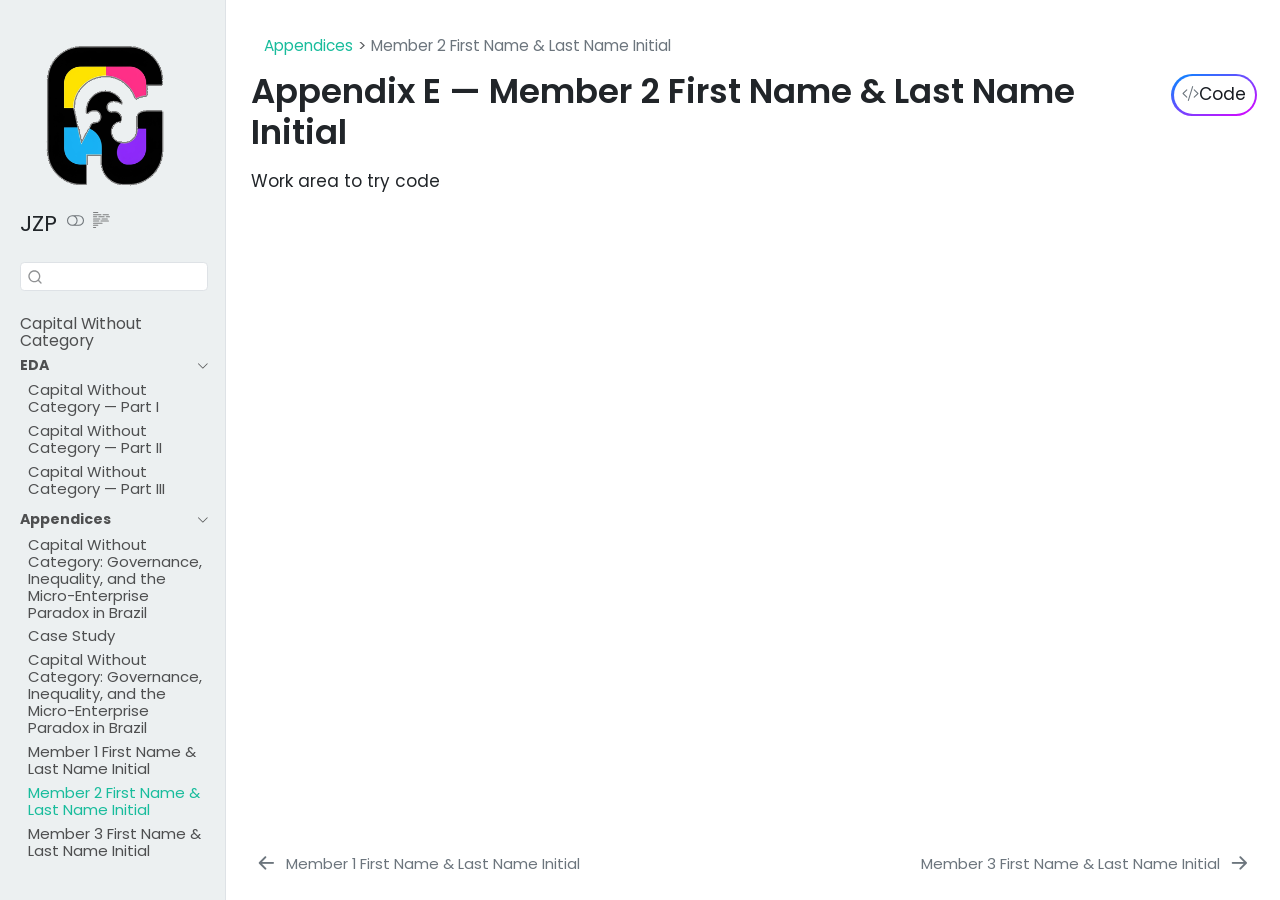
<file: wa/wa-member2.html>
<!DOCTYPE html>
<html xmlns="http://www.w3.org/1999/xhtml" lang="en" xml:lang="en"><head>

<meta charset="utf-8">
<meta name="generator" content="quarto-1.8.25">

<meta name="viewport" content="width=device-width, initial-scale=1.0, user-scalable=yes">


<title>Appendix E — Member 2 First Name &amp; Last Name Initial – Capital Without Category</title>
<style>
code{white-space: pre-wrap;}
span.smallcaps{font-variant: small-caps;}
div.columns{display: flex; gap: min(4vw, 1.5em);}
div.column{flex: auto; overflow-x: auto;}
div.hanging-indent{margin-left: 1.5em; text-indent: -1.5em;}
ul.task-list{list-style: none;}
ul.task-list li input[type="checkbox"] {
  width: 0.8em;
  margin: 0 0.8em 0.2em -1em; /* quarto-specific, see https://github.com/quarto-dev/quarto-cli/issues/4556 */ 
  vertical-align: middle;
}
/* CSS for syntax highlighting */
html { -webkit-text-size-adjust: 100%; }
pre > code.sourceCode { white-space: pre; position: relative; }
pre > code.sourceCode > span { display: inline-block; line-height: 1.25; }
pre > code.sourceCode > span:empty { height: 1.2em; }
.sourceCode { overflow: visible; }
code.sourceCode > span { color: inherit; text-decoration: inherit; }
div.sourceCode { margin: 1em 0; }
pre.sourceCode { margin: 0; }
@media screen {
div.sourceCode { overflow: auto; }
}
@media print {
pre > code.sourceCode { white-space: pre-wrap; }
pre > code.sourceCode > span { text-indent: -5em; padding-left: 5em; }
}
pre.numberSource code
  { counter-reset: source-line 0; }
pre.numberSource code > span
  { position: relative; left: -4em; counter-increment: source-line; }
pre.numberSource code > span > a:first-child::before
  { content: counter(source-line);
    position: relative; left: -1em; text-align: right; vertical-align: baseline;
    border: none; display: inline-block;
    -webkit-touch-callout: none; -webkit-user-select: none;
    -khtml-user-select: none; -moz-user-select: none;
    -ms-user-select: none; user-select: none;
    padding: 0 4px; width: 4em;
  }
pre.numberSource { margin-left: 3em;  padding-left: 4px; }
div.sourceCode
  {   }
@media screen {
pre > code.sourceCode > span > a:first-child::before { text-decoration: underline; }
}
</style>


<script src="../site_libs/quarto-nav/quarto-nav.js"></script>
<script src="../site_libs/clipboard/clipboard.min.js"></script>
<script src="../site_libs/quarto-search/autocomplete.umd.js"></script>
<script src="../site_libs/quarto-search/fuse.min.js"></script>
<script src="../site_libs/quarto-search/quarto-search.js"></script>
<meta name="quarto:offset" content="../">
<link href="../wa/wa-member3.html" rel="next">
<link href="../wa/wa-member1.html" rel="prev">
<script src="../site_libs/quarto-html/quarto.js" type="module"></script>
<script src="../site_libs/quarto-html/tabsets/tabsets.js" type="module"></script>
<script src="../site_libs/quarto-html/axe/axe-check.js" type="module"></script>
<script src="../site_libs/quarto-html/popper.min.js"></script>
<script src="../site_libs/quarto-html/tippy.umd.min.js"></script>
<script src="../site_libs/quarto-html/anchor.min.js"></script>
<link href="../site_libs/quarto-html/tippy.css" rel="stylesheet">
<link href="../site_libs/quarto-html/quarto-syntax-highlighting-7b89279ff1a6dce999919e0e67d4d9ec.css" rel="stylesheet" class="quarto-color-scheme" id="quarto-text-highlighting-styles">
<link href="../site_libs/quarto-html/quarto-syntax-highlighting-dark-707d8167ce6003fca903bfe2be84ab7f.css" rel="stylesheet" class="quarto-color-scheme quarto-color-alternate" id="quarto-text-highlighting-styles">
<link href="../site_libs/quarto-html/quarto-syntax-highlighting-7b89279ff1a6dce999919e0e67d4d9ec.css" rel="stylesheet" class="quarto-color-scheme-extra" id="quarto-text-highlighting-styles">
<script src="../site_libs/bootstrap/bootstrap.min.js"></script>
<link href="../site_libs/bootstrap/bootstrap-icons.css" rel="stylesheet">
<link href="../site_libs/bootstrap/bootstrap-5b0104e2851f7f935c32d564ba449a5d.min.css" rel="stylesheet" append-hash="true" class="quarto-color-scheme" id="quarto-bootstrap" data-mode="light">
<link href="../site_libs/bootstrap/bootstrap-dark-372234afc2e8d1fdffa1d11f47028b25.min.css" rel="stylesheet" append-hash="true" class="quarto-color-scheme quarto-color-alternate" id="quarto-bootstrap" data-mode="dark">
<link href="../site_libs/bootstrap/bootstrap-5b0104e2851f7f935c32d564ba449a5d.min.css" rel="stylesheet" append-hash="true" class="quarto-color-scheme-extra" id="quarto-bootstrap" data-mode="light">
<script id="quarto-search-options" type="application/json">{
  "location": "sidebar",
  "copy-button": false,
  "collapse-after": 3,
  "panel-placement": "start",
  "type": "textbox",
  "limit": 50,
  "keyboard-shortcut": [
    "f",
    "/",
    "s"
  ],
  "show-item-context": false,
  "language": {
    "search-no-results-text": "No results",
    "search-matching-documents-text": "matching documents",
    "search-copy-link-title": "Copy link to search",
    "search-hide-matches-text": "Hide additional matches",
    "search-more-match-text": "more match in this document",
    "search-more-matches-text": "more matches in this document",
    "search-clear-button-title": "Clear",
    "search-text-placeholder": "",
    "search-detached-cancel-button-title": "Cancel",
    "search-submit-button-title": "Submit",
    "search-label": "Search"
  }
}</script>
<style>html{ scroll-behavior: smooth; }</style>


<link rel="stylesheet" href="../style/custom.css">
</head>

<body class="nav-sidebar docked quarto-light"><script id="quarto-html-before-body" type="application/javascript">
    const toggleBodyColorMode = (bsSheetEl) => {
      const mode = bsSheetEl.getAttribute("data-mode");
      const bodyEl = window.document.querySelector("body");
      if (mode === "dark") {
        bodyEl.classList.add("quarto-dark");
        bodyEl.classList.remove("quarto-light");
      } else {
        bodyEl.classList.add("quarto-light");
        bodyEl.classList.remove("quarto-dark");
      }
    }
    const toggleBodyColorPrimary = () => {
      const bsSheetEl = window.document.querySelector("link#quarto-bootstrap:not([rel=disabled-stylesheet])");
      if (bsSheetEl) {
        toggleBodyColorMode(bsSheetEl);
      }
    }
    const setColorSchemeToggle = (alternate) => {
      const toggles = window.document.querySelectorAll('.quarto-color-scheme-toggle');
      for (let i=0; i < toggles.length; i++) {
        const toggle = toggles[i];
        if (toggle) {
          if (alternate) {
            toggle.classList.add("alternate");
          } else {
            toggle.classList.remove("alternate");
          }
        }
      }
    };
    const toggleColorMode = (alternate) => {
      // Switch the stylesheets
      const primaryStylesheets = window.document.querySelectorAll('link.quarto-color-scheme:not(.quarto-color-alternate)');
      const alternateStylesheets = window.document.querySelectorAll('link.quarto-color-scheme.quarto-color-alternate');
      manageTransitions('#quarto-margin-sidebar .nav-link', false);
      if (alternate) {
        // note: dark is layered on light, we don't disable primary!
        enableStylesheet(alternateStylesheets);
        for (const sheetNode of alternateStylesheets) {
          if (sheetNode.id === "quarto-bootstrap") {
            toggleBodyColorMode(sheetNode);
          }
        }
      } else {
        disableStylesheet(alternateStylesheets);
        enableStylesheet(primaryStylesheets)
        toggleBodyColorPrimary();
      }
      manageTransitions('#quarto-margin-sidebar .nav-link', true);
      // Switch the toggles
      setColorSchemeToggle(alternate)
      // Hack to workaround the fact that safari doesn't
      // properly recolor the scrollbar when toggling (#1455)
      if (navigator.userAgent.indexOf('Safari') > 0 && navigator.userAgent.indexOf('Chrome') == -1) {
        manageTransitions("body", false);
        window.scrollTo(0, 1);
        setTimeout(() => {
          window.scrollTo(0, 0);
          manageTransitions("body", true);
        }, 40);
      }
    }
    const disableStylesheet = (stylesheets) => {
      for (let i=0; i < stylesheets.length; i++) {
        const stylesheet = stylesheets[i];
        stylesheet.rel = 'disabled-stylesheet';
      }
    }
    const enableStylesheet = (stylesheets) => {
      for (let i=0; i < stylesheets.length; i++) {
        const stylesheet = stylesheets[i];
        if(stylesheet.rel !== 'stylesheet') { // for Chrome, which will still FOUC without this check
          stylesheet.rel = 'stylesheet';
        }
      }
    }
    const manageTransitions = (selector, allowTransitions) => {
      const els = window.document.querySelectorAll(selector);
      for (let i=0; i < els.length; i++) {
        const el = els[i];
        if (allowTransitions) {
          el.classList.remove('notransition');
        } else {
          el.classList.add('notransition');
        }
      }
    }
    const isFileUrl = () => {
      return window.location.protocol === 'file:';
    }
    const hasAlternateSentinel = () => {
      let styleSentinel = getColorSchemeSentinel();
      if (styleSentinel !== null) {
        return styleSentinel === "alternate";
      } else {
        return false;
      }
    }
    const setStyleSentinel = (alternate) => {
      const value = alternate ? "alternate" : "default";
      if (!isFileUrl()) {
        window.localStorage.setItem("quarto-color-scheme", value);
      } else {
        localAlternateSentinel = value;
      }
    }
    const getColorSchemeSentinel = () => {
      if (!isFileUrl()) {
        const storageValue = window.localStorage.getItem("quarto-color-scheme");
        return storageValue != null ? storageValue : localAlternateSentinel;
      } else {
        return localAlternateSentinel;
      }
    }
    const toggleGiscusIfUsed = (isAlternate, darkModeDefault) => {
      const baseTheme = document.querySelector('#giscus-base-theme')?.value ?? 'light';
      const alternateTheme = document.querySelector('#giscus-alt-theme')?.value ?? 'dark';
      let newTheme = '';
      if(authorPrefersDark) {
        newTheme = isAlternate ? baseTheme : alternateTheme;
      } else {
        newTheme = isAlternate ? alternateTheme : baseTheme;
      }
      const changeGiscusTheme = () => {
        // From: https://github.com/giscus/giscus/issues/336
        const sendMessage = (message) => {
          const iframe = document.querySelector('iframe.giscus-frame');
          if (!iframe) return;
          iframe.contentWindow.postMessage({ giscus: message }, 'https://giscus.app');
        }
        sendMessage({
          setConfig: {
            theme: newTheme
          }
        });
      }
      const isGiscussLoaded = window.document.querySelector('iframe.giscus-frame') !== null;
      if (isGiscussLoaded) {
        changeGiscusTheme();
      }
    };
    const authorPrefersDark = false;
    const darkModeDefault = authorPrefersDark;
      document.querySelector('link#quarto-text-highlighting-styles.quarto-color-scheme-extra').rel = 'disabled-stylesheet';
      document.querySelector('link#quarto-bootstrap.quarto-color-scheme-extra').rel = 'disabled-stylesheet';
    let localAlternateSentinel = darkModeDefault ? 'alternate' : 'default';
    // Dark / light mode switch
    window.quartoToggleColorScheme = () => {
      // Read the current dark / light value
      let toAlternate = !hasAlternateSentinel();
      toggleColorMode(toAlternate);
      setStyleSentinel(toAlternate);
      toggleGiscusIfUsed(toAlternate, darkModeDefault);
      window.dispatchEvent(new Event('resize'));
    };
    // Switch to dark mode if need be
    if (hasAlternateSentinel()) {
      toggleColorMode(true);
    } else {
      toggleColorMode(false);
    }
  </script>

<div id="quarto-search-results"></div>
  <header id="quarto-header" class="headroom fixed-top">
  <nav class="quarto-secondary-nav">
    <div class="container-fluid d-flex">
      <button type="button" class="quarto-btn-toggle btn" data-bs-toggle="collapse" role="button" data-bs-target=".quarto-sidebar-collapse-item" aria-controls="quarto-sidebar" aria-expanded="false" aria-label="Toggle sidebar navigation" onclick="if (window.quartoToggleHeadroom) { window.quartoToggleHeadroom(); }">
        <i class="bi bi-layout-text-sidebar-reverse"></i>
      </button>
        <nav class="quarto-page-breadcrumbs" aria-label="breadcrumb"><ol class="breadcrumb"><li class="breadcrumb-item"><a href="../appx/proposal.html">Appendices</a></li><li class="breadcrumb-item"><a href="../wa/wa-member2.html"><span class="chapter-title">Member 2 First Name &amp; Last Name Initial</span></a></li></ol></nav>
        <a class="flex-grow-1" role="navigation" data-bs-toggle="collapse" data-bs-target=".quarto-sidebar-collapse-item" aria-controls="quarto-sidebar" aria-expanded="false" aria-label="Toggle sidebar navigation" onclick="if (window.quartoToggleHeadroom) { window.quartoToggleHeadroom(); }">      
        </a>
      <button type="button" class="btn quarto-search-button" aria-label="Search" onclick="window.quartoOpenSearch();">
        <i class="bi bi-search"></i>
      </button>
    </div>
  </nav>
</header>
<!-- content -->
<div id="quarto-content" class="quarto-container page-columns page-rows-contents page-layout-full">
<!-- sidebar -->
  <nav id="quarto-sidebar" class="sidebar collapse collapse-horizontal quarto-sidebar-collapse-item sidebar-navigation docked overflow-auto">
    <div class="pt-lg-2 mt-2 text-left sidebar-header sidebar-header-stacked">
      <a href="../index.html" class="sidebar-logo-link">
      <img src="../assets/sidebar-logo.png" alt="" class="sidebar-logo light-content py-0 d-lg-inline d-none">
      <img src="../assets/sidebar-logo.png" alt="" class="sidebar-logo dark-content py-0 d-lg-inline d-none">
      </a>
    <div class="sidebar-title mb-0 py-0">
      <a href="../">JZP</a> 
        <div class="sidebar-tools-main">
  <a href="" class="quarto-color-scheme-toggle quarto-navigation-tool  px-1" onclick="window.quartoToggleColorScheme(); return false;" title="Toggle dark mode"><i class="bi"></i></a>
  <a href="" class="quarto-reader-toggle quarto-navigation-tool px-1" onclick="window.quartoToggleReader(); return false;" title="Toggle reader mode">
  <div class="quarto-reader-toggle-btn">
  <i class="bi"></i>
  </div>
</a>
</div>
    </div>
      </div>
        <div class="mt-2 flex-shrink-0 align-items-center">
        <div class="sidebar-search">
        <div id="quarto-search" class="" title="Search"></div>
        </div>
        </div>
    <div class="sidebar-menu-container"> 
    <ul class="list-unstyled mt-1">
        <li class="sidebar-item">
  <div class="sidebar-item-container"> 
  <a href="../index.html" class="sidebar-item-text sidebar-link"><span class="chapter-title">Capital Without Category</span></a>
  </div>
</li>
        <li class="sidebar-item sidebar-item-section">
      <div class="sidebar-item-container"> 
            <a class="sidebar-item-text sidebar-link text-start" data-bs-toggle="collapse" data-bs-target="#quarto-sidebar-section-1" role="navigation" aria-expanded="true">
 <span class="menu-text">EDA</span></a>
          <a class="sidebar-item-toggle text-start" data-bs-toggle="collapse" data-bs-target="#quarto-sidebar-section-1" role="navigation" aria-expanded="true" aria-label="Toggle section">
            <i class="bi bi-chevron-right ms-2"></i>
          </a> 
      </div>
      <ul id="quarto-sidebar-section-1" class="collapse list-unstyled sidebar-section depth1 show">  
          <li class="sidebar-item">
  <div class="sidebar-item-container"> 
  <a href="../eda/eda-member1.html" class="sidebar-item-text sidebar-link"><span class="chapter-title">Capital Without Category — Part I</span></a>
  </div>
</li>
          <li class="sidebar-item">
  <div class="sidebar-item-container"> 
  <a href="../eda/eda-member2.html" class="sidebar-item-text sidebar-link"><span class="chapter-title">Capital Without Category — Part II</span></a>
  </div>
</li>
          <li class="sidebar-item">
  <div class="sidebar-item-container"> 
  <a href="../eda/eda-member3.html" class="sidebar-item-text sidebar-link"><span class="chapter-title">Capital Without Category — Part III</span></a>
  </div>
</li>
      </ul>
  </li>
        <li class="sidebar-item sidebar-item-section">
      <div class="sidebar-item-container"> 
            <a class="sidebar-item-text sidebar-link text-start" data-bs-toggle="collapse" data-bs-target="#quarto-sidebar-section-2" role="navigation" aria-expanded="true">
 <span class="menu-text">Appendices</span></a>
          <a class="sidebar-item-toggle text-start" data-bs-toggle="collapse" data-bs-target="#quarto-sidebar-section-2" role="navigation" aria-expanded="true" aria-label="Toggle section">
            <i class="bi bi-chevron-right ms-2"></i>
          </a> 
      </div>
      <ul id="quarto-sidebar-section-2" class="collapse list-unstyled sidebar-section depth1 show">  
          <li class="sidebar-item">
  <div class="sidebar-item-container"> 
  <a href="../appx/proposal.html" class="sidebar-item-text sidebar-link"><span class="chapter-title">Capital Without Category: Governance, Inequality, and the Micro-Enterprise Paradox in Brazil</span></a>
  </div>
</li>
          <li class="sidebar-item">
  <div class="sidebar-item-container"> 
  <a href="../appx/case-study.html" class="sidebar-item-text sidebar-link"><span class="chapter-title">Case Study</span></a>
  </div>
</li>
          <li class="sidebar-item">
  <div class="sidebar-item-container"> 
  <a href="../appx/capital_without_category.html" class="sidebar-item-text sidebar-link"><span class="chapter-title">Capital Without Category: Governance, Inequality, and the Micro-Enterprise Paradox in Brazil</span></a>
  </div>
</li>
          <li class="sidebar-item">
  <div class="sidebar-item-container"> 
  <a href="../wa/wa-member1.html" class="sidebar-item-text sidebar-link"><span class="chapter-title">Member 1 First Name &amp; Last Name Initial</span></a>
  </div>
</li>
          <li class="sidebar-item">
  <div class="sidebar-item-container"> 
  <a href="../wa/wa-member2.html" class="sidebar-item-text sidebar-link active"><span class="chapter-title">Member 2 First Name &amp; Last Name Initial</span></a>
  </div>
</li>
          <li class="sidebar-item">
  <div class="sidebar-item-container"> 
  <a href="../wa/wa-member3.html" class="sidebar-item-text sidebar-link"><span class="chapter-title">Member 3 First Name &amp; Last Name Initial</span></a>
  </div>
</li>
      </ul>
  </li>
    </ul>
    </div>
</nav>
<div id="quarto-sidebar-glass" class="quarto-sidebar-collapse-item" data-bs-toggle="collapse" data-bs-target=".quarto-sidebar-collapse-item"></div>
<!-- margin-sidebar -->
    <div id="quarto-margin-sidebar" class="sidebar margin-sidebar zindex-bottom">
        
    </div>
<!-- main -->
<main class="content column-page-right" id="quarto-document-content">


<header id="title-block-header" class="quarto-title-block default"><nav class="quarto-page-breadcrumbs quarto-title-breadcrumbs d-none d-lg-block" aria-label="breadcrumb"><ol class="breadcrumb"><li class="breadcrumb-item"><a href="../appx/proposal.html">Appendices</a></li><li class="breadcrumb-item"><a href="../wa/wa-member2.html"><span class="chapter-title">Member 2 First Name &amp; Last Name Initial</span></a></li></ol></nav>
<div class="quarto-title">
<div class="quarto-title-block"><div><h1 class="title">Appendix E — Member 2 First Name &amp; Last Name Initial</h1><button type="button" class="btn code-tools-button" id="quarto-code-tools-source"><i class="bi"></i> Code</button></div></div>
</div>



<div class="quarto-title-meta column-page-right">

    
  
    
  </div>
  


</header>


<p>Work area to try code</p>


<!-- -->


</main> <!-- /main -->
<script id="quarto-html-after-body" type="application/javascript">
  window.document.addEventListener("DOMContentLoaded", function (event) {
    // Ensure there is a toggle, if there isn't float one in the top right
    if (window.document.querySelector('.quarto-color-scheme-toggle') === null) {
      const a = window.document.createElement('a');
      a.classList.add('top-right');
      a.classList.add('quarto-color-scheme-toggle');
      a.href = "";
      a.onclick = function() { try { window.quartoToggleColorScheme(); } catch {} return false; };
      const i = window.document.createElement("i");
      i.classList.add('bi');
      a.appendChild(i);
      window.document.body.appendChild(a);
    }
    setColorSchemeToggle(hasAlternateSentinel())
    const icon = "";
    const anchorJS = new window.AnchorJS();
    anchorJS.options = {
      placement: 'right',
      icon: icon
    };
    anchorJS.add('.anchored');
    const isCodeAnnotation = (el) => {
      for (const clz of el.classList) {
        if (clz.startsWith('code-annotation-')) {                     
          return true;
        }
      }
      return false;
    }
    const onCopySuccess = function(e) {
      // button target
      const button = e.trigger;
      // don't keep focus
      button.blur();
      // flash "checked"
      button.classList.add('code-copy-button-checked');
      var currentTitle = button.getAttribute("title");
      button.setAttribute("title", "Copied!");
      let tooltip;
      if (window.bootstrap) {
        button.setAttribute("data-bs-toggle", "tooltip");
        button.setAttribute("data-bs-placement", "left");
        button.setAttribute("data-bs-title", "Copied!");
        tooltip = new bootstrap.Tooltip(button, 
          { trigger: "manual", 
            customClass: "code-copy-button-tooltip",
            offset: [0, -8]});
        tooltip.show();    
      }
      setTimeout(function() {
        if (tooltip) {
          tooltip.hide();
          button.removeAttribute("data-bs-title");
          button.removeAttribute("data-bs-toggle");
          button.removeAttribute("data-bs-placement");
        }
        button.setAttribute("title", currentTitle);
        button.classList.remove('code-copy-button-checked');
      }, 1000);
      // clear code selection
      e.clearSelection();
    }
    const getTextToCopy = function(trigger) {
      const outerScaffold = trigger.parentElement.cloneNode(true);
      const codeEl = outerScaffold.querySelector('code');
      for (const childEl of codeEl.children) {
        if (isCodeAnnotation(childEl)) {
          childEl.remove();
        }
      }
      return codeEl.innerText;
    }
    const clipboard = new window.ClipboardJS('.code-copy-button:not([data-in-quarto-modal])', {
      text: getTextToCopy
    });
    clipboard.on('success', onCopySuccess);
    if (window.document.getElementById('quarto-embedded-source-code-modal')) {
      const clipboardModal = new window.ClipboardJS('.code-copy-button[data-in-quarto-modal]', {
        text: getTextToCopy,
        container: window.document.getElementById('quarto-embedded-source-code-modal')
      });
      clipboardModal.on('success', onCopySuccess);
    }
    const viewSource = window.document.getElementById('quarto-view-source') ||
                       window.document.getElementById('quarto-code-tools-source');
    if (viewSource) {
      const sourceUrl = viewSource.getAttribute("data-quarto-source-url");
      viewSource.addEventListener("click", function(e) {
        if (sourceUrl) {
          // rstudio viewer pane
          if (/\bcapabilities=\b/.test(window.location)) {
            window.open(sourceUrl);
          } else {
            window.location.href = sourceUrl;
          }
        } else {
          const modal = new bootstrap.Modal(document.getElementById('quarto-embedded-source-code-modal'));
          modal.show();
        }
        return false;
      });
    }
    function toggleCodeHandler(show) {
      return function(e) {
        const detailsSrc = window.document.querySelectorAll(".cell > details > .sourceCode");
        for (let i=0; i<detailsSrc.length; i++) {
          const details = detailsSrc[i].parentElement;
          if (show) {
            details.open = true;
          } else {
            details.removeAttribute("open");
          }
        }
        const cellCodeDivs = window.document.querySelectorAll(".cell > .sourceCode");
        const fromCls = show ? "hidden" : "unhidden";
        const toCls = show ? "unhidden" : "hidden";
        for (let i=0; i<cellCodeDivs.length; i++) {
          const codeDiv = cellCodeDivs[i];
          if (codeDiv.classList.contains(fromCls)) {
            codeDiv.classList.remove(fromCls);
            codeDiv.classList.add(toCls);
          } 
        }
        return false;
      }
    }
    const hideAllCode = window.document.getElementById("quarto-hide-all-code");
    if (hideAllCode) {
      hideAllCode.addEventListener("click", toggleCodeHandler(false));
    }
    const showAllCode = window.document.getElementById("quarto-show-all-code");
    if (showAllCode) {
      showAllCode.addEventListener("click", toggleCodeHandler(true));
    }
      var localhostRegex = new RegExp(/^(?:http|https):\/\/localhost\:?[0-9]*\//);
      var mailtoRegex = new RegExp(/^mailto:/);
        var filterRegex = new RegExp('/' + window.location.host + '/');
      var isInternal = (href) => {
          return filterRegex.test(href) || localhostRegex.test(href) || mailtoRegex.test(href);
      }
      // Inspect non-navigation links and adorn them if external
     var links = window.document.querySelectorAll('a[href]:not(.nav-link):not(.navbar-brand):not(.toc-action):not(.sidebar-link):not(.sidebar-item-toggle):not(.pagination-link):not(.no-external):not([aria-hidden]):not(.dropdown-item):not(.quarto-navigation-tool):not(.about-link)');
      for (var i=0; i<links.length; i++) {
        const link = links[i];
        if (!isInternal(link.href)) {
          // undo the damage that might have been done by quarto-nav.js in the case of
          // links that we want to consider external
          if (link.dataset.originalHref !== undefined) {
            link.href = link.dataset.originalHref;
          }
        }
      }
    function tippyHover(el, contentFn, onTriggerFn, onUntriggerFn) {
      const config = {
        allowHTML: true,
        maxWidth: 500,
        delay: 100,
        arrow: false,
        appendTo: function(el) {
            return el.parentElement;
        },
        interactive: true,
        interactiveBorder: 10,
        theme: 'quarto',
        placement: 'bottom-start',
      };
      if (contentFn) {
        config.content = contentFn;
      }
      if (onTriggerFn) {
        config.onTrigger = onTriggerFn;
      }
      if (onUntriggerFn) {
        config.onUntrigger = onUntriggerFn;
      }
      window.tippy(el, config); 
    }
    const noterefs = window.document.querySelectorAll('a[role="doc-noteref"]');
    for (var i=0; i<noterefs.length; i++) {
      const ref = noterefs[i];
      tippyHover(ref, function() {
        // use id or data attribute instead here
        let href = ref.getAttribute('data-footnote-href') || ref.getAttribute('href');
        try { href = new URL(href).hash; } catch {}
        const id = href.replace(/^#\/?/, "");
        const note = window.document.getElementById(id);
        if (note) {
          return note.innerHTML;
        } else {
          return "";
        }
      });
    }
    const xrefs = window.document.querySelectorAll('a.quarto-xref');
    const processXRef = (id, note) => {
      // Strip column container classes
      const stripColumnClz = (el) => {
        el.classList.remove("page-full", "page-columns");
        if (el.children) {
          for (const child of el.children) {
            stripColumnClz(child);
          }
        }
      }
      stripColumnClz(note)
      if (id === null || id.startsWith('sec-')) {
        // Special case sections, only their first couple elements
        const container = document.createElement("div");
        if (note.children && note.children.length > 2) {
          container.appendChild(note.children[0].cloneNode(true));
          for (let i = 1; i < note.children.length; i++) {
            const child = note.children[i];
            if (child.tagName === "P" && child.innerText === "") {
              continue;
            } else {
              container.appendChild(child.cloneNode(true));
              break;
            }
          }
          if (window.Quarto?.typesetMath) {
            window.Quarto.typesetMath(container);
          }
          return container.innerHTML
        } else {
          if (window.Quarto?.typesetMath) {
            window.Quarto.typesetMath(note);
          }
          return note.innerHTML;
        }
      } else {
        // Remove any anchor links if they are present
        const anchorLink = note.querySelector('a.anchorjs-link');
        if (anchorLink) {
          anchorLink.remove();
        }
        if (window.Quarto?.typesetMath) {
          window.Quarto.typesetMath(note);
        }
        if (note.classList.contains("callout")) {
          return note.outerHTML;
        } else {
          return note.innerHTML;
        }
      }
    }
    for (var i=0; i<xrefs.length; i++) {
      const xref = xrefs[i];
      tippyHover(xref, undefined, function(instance) {
        instance.disable();
        let url = xref.getAttribute('href');
        let hash = undefined; 
        if (url.startsWith('#')) {
          hash = url;
        } else {
          try { hash = new URL(url).hash; } catch {}
        }
        if (hash) {
          const id = hash.replace(/^#\/?/, "");
          const note = window.document.getElementById(id);
          if (note !== null) {
            try {
              const html = processXRef(id, note.cloneNode(true));
              instance.setContent(html);
            } finally {
              instance.enable();
              instance.show();
            }
          } else {
            // See if we can fetch this
            fetch(url.split('#')[0])
            .then(res => res.text())
            .then(html => {
              const parser = new DOMParser();
              const htmlDoc = parser.parseFromString(html, "text/html");
              const note = htmlDoc.getElementById(id);
              if (note !== null) {
                const html = processXRef(id, note);
                instance.setContent(html);
              } 
            }).finally(() => {
              instance.enable();
              instance.show();
            });
          }
        } else {
          // See if we can fetch a full url (with no hash to target)
          // This is a special case and we should probably do some content thinning / targeting
          fetch(url)
          .then(res => res.text())
          .then(html => {
            const parser = new DOMParser();
            const htmlDoc = parser.parseFromString(html, "text/html");
            const note = htmlDoc.querySelector('main.content');
            if (note !== null) {
              // This should only happen for chapter cross references
              // (since there is no id in the URL)
              // remove the first header
              if (note.children.length > 0 && note.children[0].tagName === "HEADER") {
                note.children[0].remove();
              }
              const html = processXRef(null, note);
              instance.setContent(html);
            } 
          }).finally(() => {
            instance.enable();
            instance.show();
          });
        }
      }, function(instance) {
      });
    }
        let selectedAnnoteEl;
        const selectorForAnnotation = ( cell, annotation) => {
          let cellAttr = 'data-code-cell="' + cell + '"';
          let lineAttr = 'data-code-annotation="' +  annotation + '"';
          const selector = 'span[' + cellAttr + '][' + lineAttr + ']';
          return selector;
        }
        const selectCodeLines = (annoteEl) => {
          const doc = window.document;
          const targetCell = annoteEl.getAttribute("data-target-cell");
          const targetAnnotation = annoteEl.getAttribute("data-target-annotation");
          const annoteSpan = window.document.querySelector(selectorForAnnotation(targetCell, targetAnnotation));
          const lines = annoteSpan.getAttribute("data-code-lines").split(",");
          const lineIds = lines.map((line) => {
            return targetCell + "-" + line;
          })
          let top = null;
          let height = null;
          let parent = null;
          if (lineIds.length > 0) {
              //compute the position of the single el (top and bottom and make a div)
              const el = window.document.getElementById(lineIds[0]);
              top = el.offsetTop;
              height = el.offsetHeight;
              parent = el.parentElement.parentElement;
            if (lineIds.length > 1) {
              const lastEl = window.document.getElementById(lineIds[lineIds.length - 1]);
              const bottom = lastEl.offsetTop + lastEl.offsetHeight;
              height = bottom - top;
            }
            if (top !== null && height !== null && parent !== null) {
              // cook up a div (if necessary) and position it 
              let div = window.document.getElementById("code-annotation-line-highlight");
              if (div === null) {
                div = window.document.createElement("div");
                div.setAttribute("id", "code-annotation-line-highlight");
                div.style.position = 'absolute';
                parent.appendChild(div);
              }
              div.style.top = top - 2 + "px";
              div.style.height = height + 4 + "px";
              div.style.left = 0;
              let gutterDiv = window.document.getElementById("code-annotation-line-highlight-gutter");
              if (gutterDiv === null) {
                gutterDiv = window.document.createElement("div");
                gutterDiv.setAttribute("id", "code-annotation-line-highlight-gutter");
                gutterDiv.style.position = 'absolute';
                const codeCell = window.document.getElementById(targetCell);
                const gutter = codeCell.querySelector('.code-annotation-gutter');
                gutter.appendChild(gutterDiv);
              }
              gutterDiv.style.top = top - 2 + "px";
              gutterDiv.style.height = height + 4 + "px";
            }
            selectedAnnoteEl = annoteEl;
          }
        };
        const unselectCodeLines = () => {
          const elementsIds = ["code-annotation-line-highlight", "code-annotation-line-highlight-gutter"];
          elementsIds.forEach((elId) => {
            const div = window.document.getElementById(elId);
            if (div) {
              div.remove();
            }
          });
          selectedAnnoteEl = undefined;
        };
          // Handle positioning of the toggle
      window.addEventListener(
        "resize",
        throttle(() => {
          elRect = undefined;
          if (selectedAnnoteEl) {
            selectCodeLines(selectedAnnoteEl);
          }
        }, 10)
      );
      function throttle(fn, ms) {
      let throttle = false;
      let timer;
        return (...args) => {
          if(!throttle) { // first call gets through
              fn.apply(this, args);
              throttle = true;
          } else { // all the others get throttled
              if(timer) clearTimeout(timer); // cancel #2
              timer = setTimeout(() => {
                fn.apply(this, args);
                timer = throttle = false;
              }, ms);
          }
        };
      }
        // Attach click handler to the DT
        const annoteDls = window.document.querySelectorAll('dt[data-target-cell]');
        for (const annoteDlNode of annoteDls) {
          annoteDlNode.addEventListener('click', (event) => {
            const clickedEl = event.target;
            if (clickedEl !== selectedAnnoteEl) {
              unselectCodeLines();
              const activeEl = window.document.querySelector('dt[data-target-cell].code-annotation-active');
              if (activeEl) {
                activeEl.classList.remove('code-annotation-active');
              }
              selectCodeLines(clickedEl);
              clickedEl.classList.add('code-annotation-active');
            } else {
              // Unselect the line
              unselectCodeLines();
              clickedEl.classList.remove('code-annotation-active');
            }
          });
        }
    const findCites = (el) => {
      const parentEl = el.parentElement;
      if (parentEl) {
        const cites = parentEl.dataset.cites;
        if (cites) {
          return {
            el,
            cites: cites.split(' ')
          };
        } else {
          return findCites(el.parentElement)
        }
      } else {
        return undefined;
      }
    };
    var bibliorefs = window.document.querySelectorAll('a[role="doc-biblioref"]');
    for (var i=0; i<bibliorefs.length; i++) {
      const ref = bibliorefs[i];
      const citeInfo = findCites(ref);
      if (citeInfo) {
        tippyHover(citeInfo.el, function() {
          var popup = window.document.createElement('div');
          citeInfo.cites.forEach(function(cite) {
            var citeDiv = window.document.createElement('div');
            citeDiv.classList.add('hanging-indent');
            citeDiv.classList.add('csl-entry');
            var biblioDiv = window.document.getElementById('ref-' + cite);
            if (biblioDiv) {
              citeDiv.innerHTML = biblioDiv.innerHTML;
            }
            popup.appendChild(citeDiv);
          });
          return popup.innerHTML;
        });
      }
    }
  });
  </script>
<nav class="page-navigation column-page-right">
  <div class="nav-page nav-page-previous">
      <a href="../wa/wa-member1.html" class="pagination-link" aria-label="Member 1 First Name &amp; Last Name Initial">
        <i class="bi bi-arrow-left-short"></i> <span class="nav-page-text"><span class="chapter-title">Member 1 First Name &amp; Last Name Initial</span></span>
      </a>          
  </div>
  <div class="nav-page nav-page-next">
      <a href="../wa/wa-member3.html" class="pagination-link" aria-label="Member 3 First Name &amp; Last Name Initial">
        <span class="nav-page-text"><span class="chapter-title">Member 3 First Name &amp; Last Name Initial</span></span> <i class="bi bi-arrow-right-short"></i>
      </a>
  </div>
</nav><div class="modal fade" id="quarto-embedded-source-code-modal" tabindex="-1" aria-labelledby="quarto-embedded-source-code-modal-label" aria-hidden="true"><div class="modal-dialog modal-dialog-scrollable"><div class="modal-content"><div class="modal-header"><h5 class="modal-title" id="quarto-embedded-source-code-modal-label">Source Code</h5><button class="btn-close" data-bs-dismiss="modal"></button></div><div class="modal-body"><div class="">
<div class="code-copy-outer-scaffold"><div class="sourceCode" id="cb1" data-shortcodes="false"><pre class="sourceCode markdown code-with-copy"><code class="sourceCode markdown"><span id="cb1-1"><a href="#cb1-1" aria-hidden="true" tabindex="-1"></a><span class="co">---</span></span>
<span id="cb1-2"><a href="#cb1-2" aria-hidden="true" tabindex="-1"></a><span class="an">title:</span><span class="co"> "Member 2 First Name &amp; Last Name Initial"</span></span>
<span id="cb1-3"><a href="#cb1-3" aria-hidden="true" tabindex="-1"></a><span class="co">---</span></span>
<span id="cb1-4"><a href="#cb1-4" aria-hidden="true" tabindex="-1"></a></span>
<span id="cb1-5"><a href="#cb1-5" aria-hidden="true" tabindex="-1"></a>Work area to try code</span></code></pre></div><button title="Copy to Clipboard" class="code-copy-button" data-in-quarto-modal=""><i class="bi"></i></button></div>
</div></div></div></div></div>
</div> <!-- /content -->




<script src="../site_libs/quarto-html/zenscroll-min.js"></script>
</body></html>
</file>
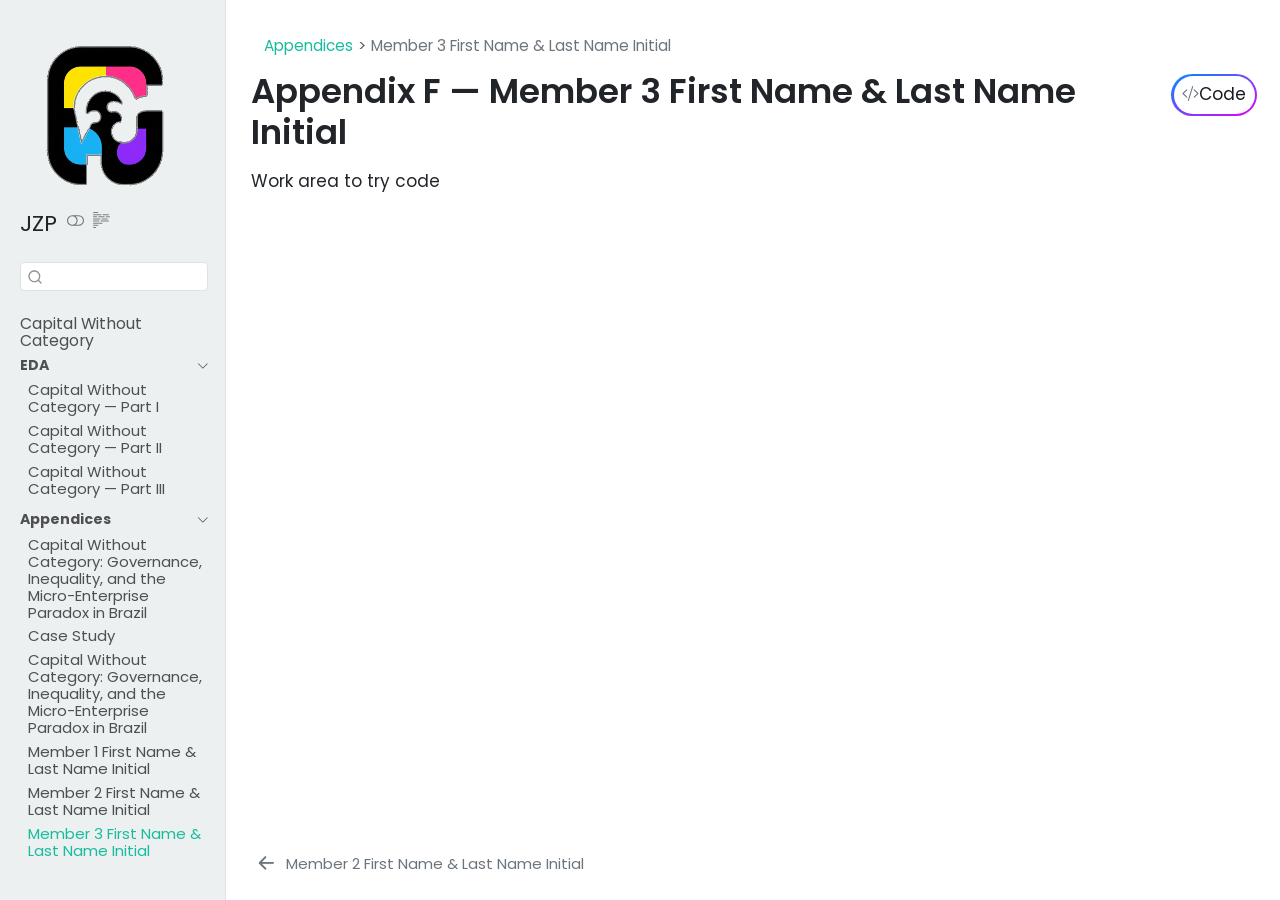
<file: wa/wa-member3.html>
<!DOCTYPE html>
<html xmlns="http://www.w3.org/1999/xhtml" lang="en" xml:lang="en"><head>

<meta charset="utf-8">
<meta name="generator" content="quarto-1.8.25">

<meta name="viewport" content="width=device-width, initial-scale=1.0, user-scalable=yes">


<title>Appendix F — Member 3 First Name &amp; Last Name Initial – Capital Without Category</title>
<style>
code{white-space: pre-wrap;}
span.smallcaps{font-variant: small-caps;}
div.columns{display: flex; gap: min(4vw, 1.5em);}
div.column{flex: auto; overflow-x: auto;}
div.hanging-indent{margin-left: 1.5em; text-indent: -1.5em;}
ul.task-list{list-style: none;}
ul.task-list li input[type="checkbox"] {
  width: 0.8em;
  margin: 0 0.8em 0.2em -1em; /* quarto-specific, see https://github.com/quarto-dev/quarto-cli/issues/4556 */ 
  vertical-align: middle;
}
/* CSS for syntax highlighting */
html { -webkit-text-size-adjust: 100%; }
pre > code.sourceCode { white-space: pre; position: relative; }
pre > code.sourceCode > span { display: inline-block; line-height: 1.25; }
pre > code.sourceCode > span:empty { height: 1.2em; }
.sourceCode { overflow: visible; }
code.sourceCode > span { color: inherit; text-decoration: inherit; }
div.sourceCode { margin: 1em 0; }
pre.sourceCode { margin: 0; }
@media screen {
div.sourceCode { overflow: auto; }
}
@media print {
pre > code.sourceCode { white-space: pre-wrap; }
pre > code.sourceCode > span { text-indent: -5em; padding-left: 5em; }
}
pre.numberSource code
  { counter-reset: source-line 0; }
pre.numberSource code > span
  { position: relative; left: -4em; counter-increment: source-line; }
pre.numberSource code > span > a:first-child::before
  { content: counter(source-line);
    position: relative; left: -1em; text-align: right; vertical-align: baseline;
    border: none; display: inline-block;
    -webkit-touch-callout: none; -webkit-user-select: none;
    -khtml-user-select: none; -moz-user-select: none;
    -ms-user-select: none; user-select: none;
    padding: 0 4px; width: 4em;
  }
pre.numberSource { margin-left: 3em;  padding-left: 4px; }
div.sourceCode
  {   }
@media screen {
pre > code.sourceCode > span > a:first-child::before { text-decoration: underline; }
}
</style>


<script src="../site_libs/quarto-nav/quarto-nav.js"></script>
<script src="../site_libs/clipboard/clipboard.min.js"></script>
<script src="../site_libs/quarto-search/autocomplete.umd.js"></script>
<script src="../site_libs/quarto-search/fuse.min.js"></script>
<script src="../site_libs/quarto-search/quarto-search.js"></script>
<meta name="quarto:offset" content="../">
<link href="../wa/wa-member2.html" rel="prev">
<script src="../site_libs/quarto-html/quarto.js" type="module"></script>
<script src="../site_libs/quarto-html/tabsets/tabsets.js" type="module"></script>
<script src="../site_libs/quarto-html/axe/axe-check.js" type="module"></script>
<script src="../site_libs/quarto-html/popper.min.js"></script>
<script src="../site_libs/quarto-html/tippy.umd.min.js"></script>
<script src="../site_libs/quarto-html/anchor.min.js"></script>
<link href="../site_libs/quarto-html/tippy.css" rel="stylesheet">
<link href="../site_libs/quarto-html/quarto-syntax-highlighting-7b89279ff1a6dce999919e0e67d4d9ec.css" rel="stylesheet" class="quarto-color-scheme" id="quarto-text-highlighting-styles">
<link href="../site_libs/quarto-html/quarto-syntax-highlighting-dark-707d8167ce6003fca903bfe2be84ab7f.css" rel="stylesheet" class="quarto-color-scheme quarto-color-alternate" id="quarto-text-highlighting-styles">
<link href="../site_libs/quarto-html/quarto-syntax-highlighting-7b89279ff1a6dce999919e0e67d4d9ec.css" rel="stylesheet" class="quarto-color-scheme-extra" id="quarto-text-highlighting-styles">
<script src="../site_libs/bootstrap/bootstrap.min.js"></script>
<link href="../site_libs/bootstrap/bootstrap-icons.css" rel="stylesheet">
<link href="../site_libs/bootstrap/bootstrap-5b0104e2851f7f935c32d564ba449a5d.min.css" rel="stylesheet" append-hash="true" class="quarto-color-scheme" id="quarto-bootstrap" data-mode="light">
<link href="../site_libs/bootstrap/bootstrap-dark-372234afc2e8d1fdffa1d11f47028b25.min.css" rel="stylesheet" append-hash="true" class="quarto-color-scheme quarto-color-alternate" id="quarto-bootstrap" data-mode="dark">
<link href="../site_libs/bootstrap/bootstrap-5b0104e2851f7f935c32d564ba449a5d.min.css" rel="stylesheet" append-hash="true" class="quarto-color-scheme-extra" id="quarto-bootstrap" data-mode="light">
<script id="quarto-search-options" type="application/json">{
  "location": "sidebar",
  "copy-button": false,
  "collapse-after": 3,
  "panel-placement": "start",
  "type": "textbox",
  "limit": 50,
  "keyboard-shortcut": [
    "f",
    "/",
    "s"
  ],
  "show-item-context": false,
  "language": {
    "search-no-results-text": "No results",
    "search-matching-documents-text": "matching documents",
    "search-copy-link-title": "Copy link to search",
    "search-hide-matches-text": "Hide additional matches",
    "search-more-match-text": "more match in this document",
    "search-more-matches-text": "more matches in this document",
    "search-clear-button-title": "Clear",
    "search-text-placeholder": "",
    "search-detached-cancel-button-title": "Cancel",
    "search-submit-button-title": "Submit",
    "search-label": "Search"
  }
}</script>
<style>html{ scroll-behavior: smooth; }</style>


<link rel="stylesheet" href="../style/custom.css">
</head>

<body class="nav-sidebar docked quarto-light"><script id="quarto-html-before-body" type="application/javascript">
    const toggleBodyColorMode = (bsSheetEl) => {
      const mode = bsSheetEl.getAttribute("data-mode");
      const bodyEl = window.document.querySelector("body");
      if (mode === "dark") {
        bodyEl.classList.add("quarto-dark");
        bodyEl.classList.remove("quarto-light");
      } else {
        bodyEl.classList.add("quarto-light");
        bodyEl.classList.remove("quarto-dark");
      }
    }
    const toggleBodyColorPrimary = () => {
      const bsSheetEl = window.document.querySelector("link#quarto-bootstrap:not([rel=disabled-stylesheet])");
      if (bsSheetEl) {
        toggleBodyColorMode(bsSheetEl);
      }
    }
    const setColorSchemeToggle = (alternate) => {
      const toggles = window.document.querySelectorAll('.quarto-color-scheme-toggle');
      for (let i=0; i < toggles.length; i++) {
        const toggle = toggles[i];
        if (toggle) {
          if (alternate) {
            toggle.classList.add("alternate");
          } else {
            toggle.classList.remove("alternate");
          }
        }
      }
    };
    const toggleColorMode = (alternate) => {
      // Switch the stylesheets
      const primaryStylesheets = window.document.querySelectorAll('link.quarto-color-scheme:not(.quarto-color-alternate)');
      const alternateStylesheets = window.document.querySelectorAll('link.quarto-color-scheme.quarto-color-alternate');
      manageTransitions('#quarto-margin-sidebar .nav-link', false);
      if (alternate) {
        // note: dark is layered on light, we don't disable primary!
        enableStylesheet(alternateStylesheets);
        for (const sheetNode of alternateStylesheets) {
          if (sheetNode.id === "quarto-bootstrap") {
            toggleBodyColorMode(sheetNode);
          }
        }
      } else {
        disableStylesheet(alternateStylesheets);
        enableStylesheet(primaryStylesheets)
        toggleBodyColorPrimary();
      }
      manageTransitions('#quarto-margin-sidebar .nav-link', true);
      // Switch the toggles
      setColorSchemeToggle(alternate)
      // Hack to workaround the fact that safari doesn't
      // properly recolor the scrollbar when toggling (#1455)
      if (navigator.userAgent.indexOf('Safari') > 0 && navigator.userAgent.indexOf('Chrome') == -1) {
        manageTransitions("body", false);
        window.scrollTo(0, 1);
        setTimeout(() => {
          window.scrollTo(0, 0);
          manageTransitions("body", true);
        }, 40);
      }
    }
    const disableStylesheet = (stylesheets) => {
      for (let i=0; i < stylesheets.length; i++) {
        const stylesheet = stylesheets[i];
        stylesheet.rel = 'disabled-stylesheet';
      }
    }
    const enableStylesheet = (stylesheets) => {
      for (let i=0; i < stylesheets.length; i++) {
        const stylesheet = stylesheets[i];
        if(stylesheet.rel !== 'stylesheet') { // for Chrome, which will still FOUC without this check
          stylesheet.rel = 'stylesheet';
        }
      }
    }
    const manageTransitions = (selector, allowTransitions) => {
      const els = window.document.querySelectorAll(selector);
      for (let i=0; i < els.length; i++) {
        const el = els[i];
        if (allowTransitions) {
          el.classList.remove('notransition');
        } else {
          el.classList.add('notransition');
        }
      }
    }
    const isFileUrl = () => {
      return window.location.protocol === 'file:';
    }
    const hasAlternateSentinel = () => {
      let styleSentinel = getColorSchemeSentinel();
      if (styleSentinel !== null) {
        return styleSentinel === "alternate";
      } else {
        return false;
      }
    }
    const setStyleSentinel = (alternate) => {
      const value = alternate ? "alternate" : "default";
      if (!isFileUrl()) {
        window.localStorage.setItem("quarto-color-scheme", value);
      } else {
        localAlternateSentinel = value;
      }
    }
    const getColorSchemeSentinel = () => {
      if (!isFileUrl()) {
        const storageValue = window.localStorage.getItem("quarto-color-scheme");
        return storageValue != null ? storageValue : localAlternateSentinel;
      } else {
        return localAlternateSentinel;
      }
    }
    const toggleGiscusIfUsed = (isAlternate, darkModeDefault) => {
      const baseTheme = document.querySelector('#giscus-base-theme')?.value ?? 'light';
      const alternateTheme = document.querySelector('#giscus-alt-theme')?.value ?? 'dark';
      let newTheme = '';
      if(authorPrefersDark) {
        newTheme = isAlternate ? baseTheme : alternateTheme;
      } else {
        newTheme = isAlternate ? alternateTheme : baseTheme;
      }
      const changeGiscusTheme = () => {
        // From: https://github.com/giscus/giscus/issues/336
        const sendMessage = (message) => {
          const iframe = document.querySelector('iframe.giscus-frame');
          if (!iframe) return;
          iframe.contentWindow.postMessage({ giscus: message }, 'https://giscus.app');
        }
        sendMessage({
          setConfig: {
            theme: newTheme
          }
        });
      }
      const isGiscussLoaded = window.document.querySelector('iframe.giscus-frame') !== null;
      if (isGiscussLoaded) {
        changeGiscusTheme();
      }
    };
    const authorPrefersDark = false;
    const darkModeDefault = authorPrefersDark;
      document.querySelector('link#quarto-text-highlighting-styles.quarto-color-scheme-extra').rel = 'disabled-stylesheet';
      document.querySelector('link#quarto-bootstrap.quarto-color-scheme-extra').rel = 'disabled-stylesheet';
    let localAlternateSentinel = darkModeDefault ? 'alternate' : 'default';
    // Dark / light mode switch
    window.quartoToggleColorScheme = () => {
      // Read the current dark / light value
      let toAlternate = !hasAlternateSentinel();
      toggleColorMode(toAlternate);
      setStyleSentinel(toAlternate);
      toggleGiscusIfUsed(toAlternate, darkModeDefault);
      window.dispatchEvent(new Event('resize'));
    };
    // Switch to dark mode if need be
    if (hasAlternateSentinel()) {
      toggleColorMode(true);
    } else {
      toggleColorMode(false);
    }
  </script>

<div id="quarto-search-results"></div>
  <header id="quarto-header" class="headroom fixed-top">
  <nav class="quarto-secondary-nav">
    <div class="container-fluid d-flex">
      <button type="button" class="quarto-btn-toggle btn" data-bs-toggle="collapse" role="button" data-bs-target=".quarto-sidebar-collapse-item" aria-controls="quarto-sidebar" aria-expanded="false" aria-label="Toggle sidebar navigation" onclick="if (window.quartoToggleHeadroom) { window.quartoToggleHeadroom(); }">
        <i class="bi bi-layout-text-sidebar-reverse"></i>
      </button>
        <nav class="quarto-page-breadcrumbs" aria-label="breadcrumb"><ol class="breadcrumb"><li class="breadcrumb-item"><a href="../appx/proposal.html">Appendices</a></li><li class="breadcrumb-item"><a href="../wa/wa-member3.html"><span class="chapter-title">Member 3 First Name &amp; Last Name Initial</span></a></li></ol></nav>
        <a class="flex-grow-1" role="navigation" data-bs-toggle="collapse" data-bs-target=".quarto-sidebar-collapse-item" aria-controls="quarto-sidebar" aria-expanded="false" aria-label="Toggle sidebar navigation" onclick="if (window.quartoToggleHeadroom) { window.quartoToggleHeadroom(); }">      
        </a>
      <button type="button" class="btn quarto-search-button" aria-label="Search" onclick="window.quartoOpenSearch();">
        <i class="bi bi-search"></i>
      </button>
    </div>
  </nav>
</header>
<!-- content -->
<div id="quarto-content" class="quarto-container page-columns page-rows-contents page-layout-full">
<!-- sidebar -->
  <nav id="quarto-sidebar" class="sidebar collapse collapse-horizontal quarto-sidebar-collapse-item sidebar-navigation docked overflow-auto">
    <div class="pt-lg-2 mt-2 text-left sidebar-header sidebar-header-stacked">
      <a href="../index.html" class="sidebar-logo-link">
      <img src="../assets/sidebar-logo.png" alt="" class="sidebar-logo light-content py-0 d-lg-inline d-none">
      <img src="../assets/sidebar-logo.png" alt="" class="sidebar-logo dark-content py-0 d-lg-inline d-none">
      </a>
    <div class="sidebar-title mb-0 py-0">
      <a href="../">JZP</a> 
        <div class="sidebar-tools-main">
  <a href="" class="quarto-color-scheme-toggle quarto-navigation-tool  px-1" onclick="window.quartoToggleColorScheme(); return false;" title="Toggle dark mode"><i class="bi"></i></a>
  <a href="" class="quarto-reader-toggle quarto-navigation-tool px-1" onclick="window.quartoToggleReader(); return false;" title="Toggle reader mode">
  <div class="quarto-reader-toggle-btn">
  <i class="bi"></i>
  </div>
</a>
</div>
    </div>
      </div>
        <div class="mt-2 flex-shrink-0 align-items-center">
        <div class="sidebar-search">
        <div id="quarto-search" class="" title="Search"></div>
        </div>
        </div>
    <div class="sidebar-menu-container"> 
    <ul class="list-unstyled mt-1">
        <li class="sidebar-item">
  <div class="sidebar-item-container"> 
  <a href="../index.html" class="sidebar-item-text sidebar-link"><span class="chapter-title">Capital Without Category</span></a>
  </div>
</li>
        <li class="sidebar-item sidebar-item-section">
      <div class="sidebar-item-container"> 
            <a class="sidebar-item-text sidebar-link text-start" data-bs-toggle="collapse" data-bs-target="#quarto-sidebar-section-1" role="navigation" aria-expanded="true">
 <span class="menu-text">EDA</span></a>
          <a class="sidebar-item-toggle text-start" data-bs-toggle="collapse" data-bs-target="#quarto-sidebar-section-1" role="navigation" aria-expanded="true" aria-label="Toggle section">
            <i class="bi bi-chevron-right ms-2"></i>
          </a> 
      </div>
      <ul id="quarto-sidebar-section-1" class="collapse list-unstyled sidebar-section depth1 show">  
          <li class="sidebar-item">
  <div class="sidebar-item-container"> 
  <a href="../eda/eda-member1.html" class="sidebar-item-text sidebar-link"><span class="chapter-title">Capital Without Category — Part I</span></a>
  </div>
</li>
          <li class="sidebar-item">
  <div class="sidebar-item-container"> 
  <a href="../eda/eda-member2.html" class="sidebar-item-text sidebar-link"><span class="chapter-title">Capital Without Category — Part II</span></a>
  </div>
</li>
          <li class="sidebar-item">
  <div class="sidebar-item-container"> 
  <a href="../eda/eda-member3.html" class="sidebar-item-text sidebar-link"><span class="chapter-title">Capital Without Category — Part III</span></a>
  </div>
</li>
      </ul>
  </li>
        <li class="sidebar-item sidebar-item-section">
      <div class="sidebar-item-container"> 
            <a class="sidebar-item-text sidebar-link text-start" data-bs-toggle="collapse" data-bs-target="#quarto-sidebar-section-2" role="navigation" aria-expanded="true">
 <span class="menu-text">Appendices</span></a>
          <a class="sidebar-item-toggle text-start" data-bs-toggle="collapse" data-bs-target="#quarto-sidebar-section-2" role="navigation" aria-expanded="true" aria-label="Toggle section">
            <i class="bi bi-chevron-right ms-2"></i>
          </a> 
      </div>
      <ul id="quarto-sidebar-section-2" class="collapse list-unstyled sidebar-section depth1 show">  
          <li class="sidebar-item">
  <div class="sidebar-item-container"> 
  <a href="../appx/proposal.html" class="sidebar-item-text sidebar-link"><span class="chapter-title">Capital Without Category: Governance, Inequality, and the Micro-Enterprise Paradox in Brazil</span></a>
  </div>
</li>
          <li class="sidebar-item">
  <div class="sidebar-item-container"> 
  <a href="../appx/case-study.html" class="sidebar-item-text sidebar-link"><span class="chapter-title">Case Study</span></a>
  </div>
</li>
          <li class="sidebar-item">
  <div class="sidebar-item-container"> 
  <a href="../appx/capital_without_category.html" class="sidebar-item-text sidebar-link"><span class="chapter-title">Capital Without Category: Governance, Inequality, and the Micro-Enterprise Paradox in Brazil</span></a>
  </div>
</li>
          <li class="sidebar-item">
  <div class="sidebar-item-container"> 
  <a href="../wa/wa-member1.html" class="sidebar-item-text sidebar-link"><span class="chapter-title">Member 1 First Name &amp; Last Name Initial</span></a>
  </div>
</li>
          <li class="sidebar-item">
  <div class="sidebar-item-container"> 
  <a href="../wa/wa-member2.html" class="sidebar-item-text sidebar-link"><span class="chapter-title">Member 2 First Name &amp; Last Name Initial</span></a>
  </div>
</li>
          <li class="sidebar-item">
  <div class="sidebar-item-container"> 
  <a href="../wa/wa-member3.html" class="sidebar-item-text sidebar-link active"><span class="chapter-title">Member 3 First Name &amp; Last Name Initial</span></a>
  </div>
</li>
      </ul>
  </li>
    </ul>
    </div>
</nav>
<div id="quarto-sidebar-glass" class="quarto-sidebar-collapse-item" data-bs-toggle="collapse" data-bs-target=".quarto-sidebar-collapse-item"></div>
<!-- margin-sidebar -->
    <div id="quarto-margin-sidebar" class="sidebar margin-sidebar zindex-bottom">
        
    </div>
<!-- main -->
<main class="content column-page-right" id="quarto-document-content">


<header id="title-block-header" class="quarto-title-block default"><nav class="quarto-page-breadcrumbs quarto-title-breadcrumbs d-none d-lg-block" aria-label="breadcrumb"><ol class="breadcrumb"><li class="breadcrumb-item"><a href="../appx/proposal.html">Appendices</a></li><li class="breadcrumb-item"><a href="../wa/wa-member3.html"><span class="chapter-title">Member 3 First Name &amp; Last Name Initial</span></a></li></ol></nav>
<div class="quarto-title">
<div class="quarto-title-block"><div><h1 class="title">Appendix F — Member 3 First Name &amp; Last Name Initial</h1><button type="button" class="btn code-tools-button" id="quarto-code-tools-source"><i class="bi"></i> Code</button></div></div>
</div>



<div class="quarto-title-meta column-page-right">

    
  
    
  </div>
  


</header>


<p>Work area to try code</p>


<!-- -->


</main> <!-- /main -->
<script id="quarto-html-after-body" type="application/javascript">
  window.document.addEventListener("DOMContentLoaded", function (event) {
    // Ensure there is a toggle, if there isn't float one in the top right
    if (window.document.querySelector('.quarto-color-scheme-toggle') === null) {
      const a = window.document.createElement('a');
      a.classList.add('top-right');
      a.classList.add('quarto-color-scheme-toggle');
      a.href = "";
      a.onclick = function() { try { window.quartoToggleColorScheme(); } catch {} return false; };
      const i = window.document.createElement("i");
      i.classList.add('bi');
      a.appendChild(i);
      window.document.body.appendChild(a);
    }
    setColorSchemeToggle(hasAlternateSentinel())
    const icon = "";
    const anchorJS = new window.AnchorJS();
    anchorJS.options = {
      placement: 'right',
      icon: icon
    };
    anchorJS.add('.anchored');
    const isCodeAnnotation = (el) => {
      for (const clz of el.classList) {
        if (clz.startsWith('code-annotation-')) {                     
          return true;
        }
      }
      return false;
    }
    const onCopySuccess = function(e) {
      // button target
      const button = e.trigger;
      // don't keep focus
      button.blur();
      // flash "checked"
      button.classList.add('code-copy-button-checked');
      var currentTitle = button.getAttribute("title");
      button.setAttribute("title", "Copied!");
      let tooltip;
      if (window.bootstrap) {
        button.setAttribute("data-bs-toggle", "tooltip");
        button.setAttribute("data-bs-placement", "left");
        button.setAttribute("data-bs-title", "Copied!");
        tooltip = new bootstrap.Tooltip(button, 
          { trigger: "manual", 
            customClass: "code-copy-button-tooltip",
            offset: [0, -8]});
        tooltip.show();    
      }
      setTimeout(function() {
        if (tooltip) {
          tooltip.hide();
          button.removeAttribute("data-bs-title");
          button.removeAttribute("data-bs-toggle");
          button.removeAttribute("data-bs-placement");
        }
        button.setAttribute("title", currentTitle);
        button.classList.remove('code-copy-button-checked');
      }, 1000);
      // clear code selection
      e.clearSelection();
    }
    const getTextToCopy = function(trigger) {
      const outerScaffold = trigger.parentElement.cloneNode(true);
      const codeEl = outerScaffold.querySelector('code');
      for (const childEl of codeEl.children) {
        if (isCodeAnnotation(childEl)) {
          childEl.remove();
        }
      }
      return codeEl.innerText;
    }
    const clipboard = new window.ClipboardJS('.code-copy-button:not([data-in-quarto-modal])', {
      text: getTextToCopy
    });
    clipboard.on('success', onCopySuccess);
    if (window.document.getElementById('quarto-embedded-source-code-modal')) {
      const clipboardModal = new window.ClipboardJS('.code-copy-button[data-in-quarto-modal]', {
        text: getTextToCopy,
        container: window.document.getElementById('quarto-embedded-source-code-modal')
      });
      clipboardModal.on('success', onCopySuccess);
    }
    const viewSource = window.document.getElementById('quarto-view-source') ||
                       window.document.getElementById('quarto-code-tools-source');
    if (viewSource) {
      const sourceUrl = viewSource.getAttribute("data-quarto-source-url");
      viewSource.addEventListener("click", function(e) {
        if (sourceUrl) {
          // rstudio viewer pane
          if (/\bcapabilities=\b/.test(window.location)) {
            window.open(sourceUrl);
          } else {
            window.location.href = sourceUrl;
          }
        } else {
          const modal = new bootstrap.Modal(document.getElementById('quarto-embedded-source-code-modal'));
          modal.show();
        }
        return false;
      });
    }
    function toggleCodeHandler(show) {
      return function(e) {
        const detailsSrc = window.document.querySelectorAll(".cell > details > .sourceCode");
        for (let i=0; i<detailsSrc.length; i++) {
          const details = detailsSrc[i].parentElement;
          if (show) {
            details.open = true;
          } else {
            details.removeAttribute("open");
          }
        }
        const cellCodeDivs = window.document.querySelectorAll(".cell > .sourceCode");
        const fromCls = show ? "hidden" : "unhidden";
        const toCls = show ? "unhidden" : "hidden";
        for (let i=0; i<cellCodeDivs.length; i++) {
          const codeDiv = cellCodeDivs[i];
          if (codeDiv.classList.contains(fromCls)) {
            codeDiv.classList.remove(fromCls);
            codeDiv.classList.add(toCls);
          } 
        }
        return false;
      }
    }
    const hideAllCode = window.document.getElementById("quarto-hide-all-code");
    if (hideAllCode) {
      hideAllCode.addEventListener("click", toggleCodeHandler(false));
    }
    const showAllCode = window.document.getElementById("quarto-show-all-code");
    if (showAllCode) {
      showAllCode.addEventListener("click", toggleCodeHandler(true));
    }
      var localhostRegex = new RegExp(/^(?:http|https):\/\/localhost\:?[0-9]*\//);
      var mailtoRegex = new RegExp(/^mailto:/);
        var filterRegex = new RegExp('/' + window.location.host + '/');
      var isInternal = (href) => {
          return filterRegex.test(href) || localhostRegex.test(href) || mailtoRegex.test(href);
      }
      // Inspect non-navigation links and adorn them if external
     var links = window.document.querySelectorAll('a[href]:not(.nav-link):not(.navbar-brand):not(.toc-action):not(.sidebar-link):not(.sidebar-item-toggle):not(.pagination-link):not(.no-external):not([aria-hidden]):not(.dropdown-item):not(.quarto-navigation-tool):not(.about-link)');
      for (var i=0; i<links.length; i++) {
        const link = links[i];
        if (!isInternal(link.href)) {
          // undo the damage that might have been done by quarto-nav.js in the case of
          // links that we want to consider external
          if (link.dataset.originalHref !== undefined) {
            link.href = link.dataset.originalHref;
          }
        }
      }
    function tippyHover(el, contentFn, onTriggerFn, onUntriggerFn) {
      const config = {
        allowHTML: true,
        maxWidth: 500,
        delay: 100,
        arrow: false,
        appendTo: function(el) {
            return el.parentElement;
        },
        interactive: true,
        interactiveBorder: 10,
        theme: 'quarto',
        placement: 'bottom-start',
      };
      if (contentFn) {
        config.content = contentFn;
      }
      if (onTriggerFn) {
        config.onTrigger = onTriggerFn;
      }
      if (onUntriggerFn) {
        config.onUntrigger = onUntriggerFn;
      }
      window.tippy(el, config); 
    }
    const noterefs = window.document.querySelectorAll('a[role="doc-noteref"]');
    for (var i=0; i<noterefs.length; i++) {
      const ref = noterefs[i];
      tippyHover(ref, function() {
        // use id or data attribute instead here
        let href = ref.getAttribute('data-footnote-href') || ref.getAttribute('href');
        try { href = new URL(href).hash; } catch {}
        const id = href.replace(/^#\/?/, "");
        const note = window.document.getElementById(id);
        if (note) {
          return note.innerHTML;
        } else {
          return "";
        }
      });
    }
    const xrefs = window.document.querySelectorAll('a.quarto-xref');
    const processXRef = (id, note) => {
      // Strip column container classes
      const stripColumnClz = (el) => {
        el.classList.remove("page-full", "page-columns");
        if (el.children) {
          for (const child of el.children) {
            stripColumnClz(child);
          }
        }
      }
      stripColumnClz(note)
      if (id === null || id.startsWith('sec-')) {
        // Special case sections, only their first couple elements
        const container = document.createElement("div");
        if (note.children && note.children.length > 2) {
          container.appendChild(note.children[0].cloneNode(true));
          for (let i = 1; i < note.children.length; i++) {
            const child = note.children[i];
            if (child.tagName === "P" && child.innerText === "") {
              continue;
            } else {
              container.appendChild(child.cloneNode(true));
              break;
            }
          }
          if (window.Quarto?.typesetMath) {
            window.Quarto.typesetMath(container);
          }
          return container.innerHTML
        } else {
          if (window.Quarto?.typesetMath) {
            window.Quarto.typesetMath(note);
          }
          return note.innerHTML;
        }
      } else {
        // Remove any anchor links if they are present
        const anchorLink = note.querySelector('a.anchorjs-link');
        if (anchorLink) {
          anchorLink.remove();
        }
        if (window.Quarto?.typesetMath) {
          window.Quarto.typesetMath(note);
        }
        if (note.classList.contains("callout")) {
          return note.outerHTML;
        } else {
          return note.innerHTML;
        }
      }
    }
    for (var i=0; i<xrefs.length; i++) {
      const xref = xrefs[i];
      tippyHover(xref, undefined, function(instance) {
        instance.disable();
        let url = xref.getAttribute('href');
        let hash = undefined; 
        if (url.startsWith('#')) {
          hash = url;
        } else {
          try { hash = new URL(url).hash; } catch {}
        }
        if (hash) {
          const id = hash.replace(/^#\/?/, "");
          const note = window.document.getElementById(id);
          if (note !== null) {
            try {
              const html = processXRef(id, note.cloneNode(true));
              instance.setContent(html);
            } finally {
              instance.enable();
              instance.show();
            }
          } else {
            // See if we can fetch this
            fetch(url.split('#')[0])
            .then(res => res.text())
            .then(html => {
              const parser = new DOMParser();
              const htmlDoc = parser.parseFromString(html, "text/html");
              const note = htmlDoc.getElementById(id);
              if (note !== null) {
                const html = processXRef(id, note);
                instance.setContent(html);
              } 
            }).finally(() => {
              instance.enable();
              instance.show();
            });
          }
        } else {
          // See if we can fetch a full url (with no hash to target)
          // This is a special case and we should probably do some content thinning / targeting
          fetch(url)
          .then(res => res.text())
          .then(html => {
            const parser = new DOMParser();
            const htmlDoc = parser.parseFromString(html, "text/html");
            const note = htmlDoc.querySelector('main.content');
            if (note !== null) {
              // This should only happen for chapter cross references
              // (since there is no id in the URL)
              // remove the first header
              if (note.children.length > 0 && note.children[0].tagName === "HEADER") {
                note.children[0].remove();
              }
              const html = processXRef(null, note);
              instance.setContent(html);
            } 
          }).finally(() => {
            instance.enable();
            instance.show();
          });
        }
      }, function(instance) {
      });
    }
        let selectedAnnoteEl;
        const selectorForAnnotation = ( cell, annotation) => {
          let cellAttr = 'data-code-cell="' + cell + '"';
          let lineAttr = 'data-code-annotation="' +  annotation + '"';
          const selector = 'span[' + cellAttr + '][' + lineAttr + ']';
          return selector;
        }
        const selectCodeLines = (annoteEl) => {
          const doc = window.document;
          const targetCell = annoteEl.getAttribute("data-target-cell");
          const targetAnnotation = annoteEl.getAttribute("data-target-annotation");
          const annoteSpan = window.document.querySelector(selectorForAnnotation(targetCell, targetAnnotation));
          const lines = annoteSpan.getAttribute("data-code-lines").split(",");
          const lineIds = lines.map((line) => {
            return targetCell + "-" + line;
          })
          let top = null;
          let height = null;
          let parent = null;
          if (lineIds.length > 0) {
              //compute the position of the single el (top and bottom and make a div)
              const el = window.document.getElementById(lineIds[0]);
              top = el.offsetTop;
              height = el.offsetHeight;
              parent = el.parentElement.parentElement;
            if (lineIds.length > 1) {
              const lastEl = window.document.getElementById(lineIds[lineIds.length - 1]);
              const bottom = lastEl.offsetTop + lastEl.offsetHeight;
              height = bottom - top;
            }
            if (top !== null && height !== null && parent !== null) {
              // cook up a div (if necessary) and position it 
              let div = window.document.getElementById("code-annotation-line-highlight");
              if (div === null) {
                div = window.document.createElement("div");
                div.setAttribute("id", "code-annotation-line-highlight");
                div.style.position = 'absolute';
                parent.appendChild(div);
              }
              div.style.top = top - 2 + "px";
              div.style.height = height + 4 + "px";
              div.style.left = 0;
              let gutterDiv = window.document.getElementById("code-annotation-line-highlight-gutter");
              if (gutterDiv === null) {
                gutterDiv = window.document.createElement("div");
                gutterDiv.setAttribute("id", "code-annotation-line-highlight-gutter");
                gutterDiv.style.position = 'absolute';
                const codeCell = window.document.getElementById(targetCell);
                const gutter = codeCell.querySelector('.code-annotation-gutter');
                gutter.appendChild(gutterDiv);
              }
              gutterDiv.style.top = top - 2 + "px";
              gutterDiv.style.height = height + 4 + "px";
            }
            selectedAnnoteEl = annoteEl;
          }
        };
        const unselectCodeLines = () => {
          const elementsIds = ["code-annotation-line-highlight", "code-annotation-line-highlight-gutter"];
          elementsIds.forEach((elId) => {
            const div = window.document.getElementById(elId);
            if (div) {
              div.remove();
            }
          });
          selectedAnnoteEl = undefined;
        };
          // Handle positioning of the toggle
      window.addEventListener(
        "resize",
        throttle(() => {
          elRect = undefined;
          if (selectedAnnoteEl) {
            selectCodeLines(selectedAnnoteEl);
          }
        }, 10)
      );
      function throttle(fn, ms) {
      let throttle = false;
      let timer;
        return (...args) => {
          if(!throttle) { // first call gets through
              fn.apply(this, args);
              throttle = true;
          } else { // all the others get throttled
              if(timer) clearTimeout(timer); // cancel #2
              timer = setTimeout(() => {
                fn.apply(this, args);
                timer = throttle = false;
              }, ms);
          }
        };
      }
        // Attach click handler to the DT
        const annoteDls = window.document.querySelectorAll('dt[data-target-cell]');
        for (const annoteDlNode of annoteDls) {
          annoteDlNode.addEventListener('click', (event) => {
            const clickedEl = event.target;
            if (clickedEl !== selectedAnnoteEl) {
              unselectCodeLines();
              const activeEl = window.document.querySelector('dt[data-target-cell].code-annotation-active');
              if (activeEl) {
                activeEl.classList.remove('code-annotation-active');
              }
              selectCodeLines(clickedEl);
              clickedEl.classList.add('code-annotation-active');
            } else {
              // Unselect the line
              unselectCodeLines();
              clickedEl.classList.remove('code-annotation-active');
            }
          });
        }
    const findCites = (el) => {
      const parentEl = el.parentElement;
      if (parentEl) {
        const cites = parentEl.dataset.cites;
        if (cites) {
          return {
            el,
            cites: cites.split(' ')
          };
        } else {
          return findCites(el.parentElement)
        }
      } else {
        return undefined;
      }
    };
    var bibliorefs = window.document.querySelectorAll('a[role="doc-biblioref"]');
    for (var i=0; i<bibliorefs.length; i++) {
      const ref = bibliorefs[i];
      const citeInfo = findCites(ref);
      if (citeInfo) {
        tippyHover(citeInfo.el, function() {
          var popup = window.document.createElement('div');
          citeInfo.cites.forEach(function(cite) {
            var citeDiv = window.document.createElement('div');
            citeDiv.classList.add('hanging-indent');
            citeDiv.classList.add('csl-entry');
            var biblioDiv = window.document.getElementById('ref-' + cite);
            if (biblioDiv) {
              citeDiv.innerHTML = biblioDiv.innerHTML;
            }
            popup.appendChild(citeDiv);
          });
          return popup.innerHTML;
        });
      }
    }
  });
  </script>
<nav class="page-navigation column-page-right">
  <div class="nav-page nav-page-previous">
      <a href="../wa/wa-member2.html" class="pagination-link" aria-label="Member 2 First Name &amp; Last Name Initial">
        <i class="bi bi-arrow-left-short"></i> <span class="nav-page-text"><span class="chapter-title">Member 2 First Name &amp; Last Name Initial</span></span>
      </a>          
  </div>
  <div class="nav-page nav-page-next">
  </div>
</nav><div class="modal fade" id="quarto-embedded-source-code-modal" tabindex="-1" aria-labelledby="quarto-embedded-source-code-modal-label" aria-hidden="true"><div class="modal-dialog modal-dialog-scrollable"><div class="modal-content"><div class="modal-header"><h5 class="modal-title" id="quarto-embedded-source-code-modal-label">Source Code</h5><button class="btn-close" data-bs-dismiss="modal"></button></div><div class="modal-body"><div class="">
<div class="code-copy-outer-scaffold"><div class="sourceCode" id="cb1" data-shortcodes="false"><pre class="sourceCode markdown code-with-copy"><code class="sourceCode markdown"><span id="cb1-1"><a href="#cb1-1" aria-hidden="true" tabindex="-1"></a><span class="co">---</span></span>
<span id="cb1-2"><a href="#cb1-2" aria-hidden="true" tabindex="-1"></a><span class="an">title:</span><span class="co"> "Member 3 First Name &amp; Last Name Initial"</span></span>
<span id="cb1-3"><a href="#cb1-3" aria-hidden="true" tabindex="-1"></a><span class="co">---</span></span>
<span id="cb1-4"><a href="#cb1-4" aria-hidden="true" tabindex="-1"></a></span>
<span id="cb1-5"><a href="#cb1-5" aria-hidden="true" tabindex="-1"></a>Work area to try code</span></code></pre></div><button title="Copy to Clipboard" class="code-copy-button" data-in-quarto-modal=""><i class="bi"></i></button></div>
</div></div></div></div></div>
</div> <!-- /content -->




<script src="../site_libs/quarto-html/zenscroll-min.js"></script>
</body></html>
</file>
<file: site_libs/quarto-html/tippy.css>
.tippy-box[data-animation=fade][data-state=hidden]{opacity:0}[data-tippy-root]{max-width:calc(100vw - 10px)}.tippy-box{position:relative;background-color:#333;color:#fff;border-radius:4px;font-size:14px;line-height:1.4;white-space:normal;outline:0;transition-property:transform,visibility,opacity}.tippy-box[data-placement^=top]>.tippy-arrow{bottom:0}.tippy-box[data-placement^=top]>.tippy-arrow:before{bottom:-7px;left:0;border-width:8px 8px 0;border-top-color:initial;transform-origin:center top}.tippy-box[data-placement^=bottom]>.tippy-arrow{top:0}.tippy-box[data-placement^=bottom]>.tippy-arrow:before{top:-7px;left:0;border-width:0 8px 8px;border-bottom-color:initial;transform-origin:center bottom}.tippy-box[data-placement^=left]>.tippy-arrow{right:0}.tippy-box[data-placement^=left]>.tippy-arrow:before{border-width:8px 0 8px 8px;border-left-color:initial;right:-7px;transform-origin:center left}.tippy-box[data-placement^=right]>.tippy-arrow{left:0}.tippy-box[data-placement^=right]>.tippy-arrow:before{left:-7px;border-width:8px 8px 8px 0;border-right-color:initial;transform-origin:center right}.tippy-box[data-inertia][data-state=visible]{transition-timing-function:cubic-bezier(.54,1.5,.38,1.11)}.tippy-arrow{width:16px;height:16px;color:#333}.tippy-arrow:before{content:"";position:absolute;border-color:transparent;border-style:solid}.tippy-content{position:relative;padding:5px 9px;z-index:1}
</file>
<file: site_libs/quarto-html/quarto-syntax-highlighting-7b89279ff1a6dce999919e0e67d4d9ec.css>
/* quarto syntax highlight colors */
:root {
  --quarto-hl-ot-color: #003B4F;
  --quarto-hl-at-color: #657422;
  --quarto-hl-ss-color: #20794D;
  --quarto-hl-an-color: #5E5E5E;
  --quarto-hl-fu-color: #4758AB;
  --quarto-hl-st-color: #20794D;
  --quarto-hl-cf-color: #003B4F;
  --quarto-hl-op-color: #5E5E5E;
  --quarto-hl-er-color: #AD0000;
  --quarto-hl-bn-color: #AD0000;
  --quarto-hl-al-color: #AD0000;
  --quarto-hl-va-color: #111111;
  --quarto-hl-bu-color: inherit;
  --quarto-hl-ex-color: inherit;
  --quarto-hl-pp-color: #AD0000;
  --quarto-hl-in-color: #5E5E5E;
  --quarto-hl-vs-color: #20794D;
  --quarto-hl-wa-color: #5E5E5E;
  --quarto-hl-do-color: #5E5E5E;
  --quarto-hl-im-color: #00769E;
  --quarto-hl-ch-color: #20794D;
  --quarto-hl-dt-color: #AD0000;
  --quarto-hl-fl-color: #AD0000;
  --quarto-hl-co-color: #5E5E5E;
  --quarto-hl-cv-color: #5E5E5E;
  --quarto-hl-cn-color: #8f5902;
  --quarto-hl-sc-color: #5E5E5E;
  --quarto-hl-dv-color: #AD0000;
  --quarto-hl-kw-color: #003B4F;
}

/* other quarto variables */
:root {
  --quarto-font-monospace: SFMono-Regular, Menlo, Monaco, Consolas, "Liberation Mono", "Courier New", monospace;
}

/* syntax highlight based on Pandoc's rules */
pre > code.sourceCode > span {
  color: #003B4F;
}

code.sourceCode > span {
  color: #003B4F;
}

div.sourceCode,
div.sourceCode pre.sourceCode {
  color: #003B4F;
}

/* Normal */
code span {
  color: #003B4F;
}

/* Alert */
code span.al {
  color: #AD0000;
  font-style: inherit;
}

/* Annotation */
code span.an {
  color: #5E5E5E;
  font-style: inherit;
}

/* Attribute */
code span.at {
  color: #657422;
  font-style: inherit;
}

/* BaseN */
code span.bn {
  color: #AD0000;
  font-style: inherit;
}

/* BuiltIn */
code span.bu {
  font-style: inherit;
}

/* ControlFlow */
code span.cf {
  color: #003B4F;
  font-weight: bold;
  font-style: inherit;
}

/* Char */
code span.ch {
  color: #20794D;
  font-style: inherit;
}

/* Constant */
code span.cn {
  color: #8f5902;
  font-style: inherit;
}

/* Comment */
code span.co {
  color: #5E5E5E;
  font-style: inherit;
}

/* CommentVar */
code span.cv {
  color: #5E5E5E;
  font-style: italic;
}

/* Documentation */
code span.do {
  color: #5E5E5E;
  font-style: italic;
}

/* DataType */
code span.dt {
  color: #AD0000;
  font-style: inherit;
}

/* DecVal */
code span.dv {
  color: #AD0000;
  font-style: inherit;
}

/* Error */
code span.er {
  color: #AD0000;
  font-style: inherit;
}

/* Extension */
code span.ex {
  font-style: inherit;
}

/* Float */
code span.fl {
  color: #AD0000;
  font-style: inherit;
}

/* Function */
code span.fu {
  color: #4758AB;
  font-style: inherit;
}

/* Import */
code span.im {
  color: #00769E;
  font-style: inherit;
}

/* Information */
code span.in {
  color: #5E5E5E;
  font-style: inherit;
}

/* Keyword */
code span.kw {
  color: #003B4F;
  font-weight: bold;
  font-style: inherit;
}

/* Operator */
code span.op {
  color: #5E5E5E;
  font-style: inherit;
}

/* Other */
code span.ot {
  color: #003B4F;
  font-style: inherit;
}

/* Preprocessor */
code span.pp {
  color: #AD0000;
  font-style: inherit;
}

/* SpecialChar */
code span.sc {
  color: #5E5E5E;
  font-style: inherit;
}

/* SpecialString */
code span.ss {
  color: #20794D;
  font-style: inherit;
}

/* String */
code span.st {
  color: #20794D;
  font-style: inherit;
}

/* Variable */
code span.va {
  color: #111111;
  font-style: inherit;
}

/* VerbatimString */
code span.vs {
  color: #20794D;
  font-style: inherit;
}

/* Warning */
code span.wa {
  color: #5E5E5E;
  font-style: italic;
}

.prevent-inlining {
  content: "</";
}

/*# sourceMappingURL=3944bc705cfaf4c80e56f77c5205168a.css.map */
</file>
<file: style/custom.css>
@import url('https://fonts.googleapis.com/css2?family=Poppins:ital,wght@0,100;0,200;0,300;0,400;0,500;0,600;0,700;0,800;0,900;1,100;1,200;1,300;1,400;1,500;1,600;1,700;1,800;1,900&display=swap');
@import url('https://fonts.googleapis.com/css2?family=JetBrains+Mono:ital,wght@0,100..800;1,100..800&display=swap');
@import url('https://fonts.googleapis.com/css2?family=Fira+Mono:wght@400;500;700&family=Roboto:ital,wght@0,100..900;1,100..900&display=swap');

* {
  font-family: 'Poppins', sans-serif;
}

pre, code, kbd, samp, .sourceCode, .cell-code {
  font-family: "Fira Mono", SFMono-Regular, Menlo, Monaco, Consolas, "Liberation Mono", "Courier New", monospace;
}

kbd {
  border-radius: .25rem;
  padding: .2em;
}

h2 {
  margin-top: 4em;
}

h3 {
  margin-top: 3em;
}

.menu-text, .nav-link, #toc-title {
  font-size: .9em;
}

.text-start, .chapter-number {
  font-weight: bold;
}

.sidebar-item-text.sidebar-link.active, .sidebar-item-text.sidebar-link.active .chapter-number {
  color: #18bc9c;
}

p + ul, p + ol {
  margin-top: -1em;
}

a:link {
  text-decoration: none;
}
a:visited {
  text-decoration: none;
}
a:hover {
  text-decoration: underline;
}
a:active {
  text-decoration: none;
}

.code-tools-button {
  padding: .2em .5em;
  background-color: #ffffff;
  border: none;
  color: #161a20;
  border-radius: 1000px;
  position: relative;
  display: flex;
  justify-content: center;
  align-items: center;
}

.code-tools-button::after {
  content: '';
  position: absolute;
  height: 110%;
  width: 105%;
  border-radius: 1000px;
  background-image: linear-gradient(to bottom right, #008cff, #e100ff);
  z-index: -1;
}

.code-tools-button:hover {
  z-index: 0;
  color: #f0f0f0;
  box-shadow: 40px 0 100px #008cff85, -40px 0 100px #e100ffbb ;
}
</file>
<file: site_libs/quarto-html/quarto-syntax-highlighting-dark-707d8167ce6003fca903bfe2be84ab7f.css>
/* quarto syntax highlight colors */
:root {
  --quarto-hl-al-color: #f07178;
  --quarto-hl-an-color: #d4d0ab;
  --quarto-hl-at-color: #00e0e0;
  --quarto-hl-bn-color: #d4d0ab;
  --quarto-hl-bu-color: #abe338;
  --quarto-hl-ch-color: #abe338;
  --quarto-hl-co-color: #f8f8f2;
  --quarto-hl-cv-color: #ffd700;
  --quarto-hl-cn-color: #ffd700;
  --quarto-hl-cf-color: #ffa07a;
  --quarto-hl-dt-color: #ffa07a;
  --quarto-hl-dv-color: #d4d0ab;
  --quarto-hl-do-color: #f8f8f2;
  --quarto-hl-er-color: #f07178;
  --quarto-hl-ex-color: #00e0e0;
  --quarto-hl-fl-color: #d4d0ab;
  --quarto-hl-fu-color: #ffa07a;
  --quarto-hl-im-color: #abe338;
  --quarto-hl-in-color: #d4d0ab;
  --quarto-hl-kw-color: #ffa07a;
  --quarto-hl-op-color: #ffa07a;
  --quarto-hl-ot-color: #00e0e0;
  --quarto-hl-pp-color: #dcc6e0;
  --quarto-hl-re-color: #00e0e0;
  --quarto-hl-sc-color: #abe338;
  --quarto-hl-ss-color: #abe338;
  --quarto-hl-st-color: #abe338;
  --quarto-hl-va-color: #00e0e0;
  --quarto-hl-vs-color: #abe338;
  --quarto-hl-wa-color: #dcc6e0;
}

/* other quarto variables */
:root {
  --quarto-font-monospace: SFMono-Regular, Menlo, Monaco, Consolas, "Liberation Mono", "Courier New", monospace;
}

/* syntax highlight based on Pandoc's rules */
pre > code.sourceCode > span {
  color: #f8f8f2;
}

code.sourceCode > span {
  color: #f8f8f2;
}

div.sourceCode,
div.sourceCode pre.sourceCode {
  color: #f8f8f2;
}

/* Normal */
code span {
  color: #f8f8f2;
}

/* Alert */
code span.al {
  color: #f07178;
}

/* Annotation */
code span.an {
  color: #d4d0ab;
}

/* Attribute */
code span.at {
  color: #00e0e0;
}

/* BaseN */
code span.bn {
  color: #d4d0ab;
}

/* BuiltIn */
code span.bu {
  color: #abe338;
}

/* ControlFlow */
code span.cf {
  font-weight: bold;
  color: #ffa07a;
}

/* Char */
code span.ch {
  color: #abe338;
}

/* Constant */
code span.cn {
  color: #ffd700;
}

/* Comment */
code span.co {
  font-style: italic;
  color: #f8f8f2;
}

/* CommentVar */
code span.cv {
  color: #ffd700;
}

/* Documentation */
code span.do {
  color: #f8f8f2;
}

/* DataType */
code span.dt {
  color: #ffa07a;
}

/* DecVal */
code span.dv {
  color: #d4d0ab;
}

/* Error */
code span.er {
  color: #f07178;
  text-decoration: underline;
}

/* Extension */
code span.ex {
  font-weight: bold;
  color: #00e0e0;
}

/* Float */
code span.fl {
  color: #d4d0ab;
}

/* Function */
code span.fu {
  color: #ffa07a;
}

/* Import */
code span.im {
  color: #abe338;
}

/* Information */
code span.in {
  color: #d4d0ab;
}

/* Keyword */
code span.kw {
  font-weight: bold;
  color: #ffa07a;
}

/* Operator */
code span.op {
  color: #ffa07a;
}

/* Other */
code span.ot {
  color: #00e0e0;
}

/* Preprocessor */
code span.pp {
  color: #dcc6e0;
}

/* RegionMarker */
code span.re {
  background-color: #f8f8f2;
  color: #00e0e0;
}

/* SpecialChar */
code span.sc {
  color: #abe338;
}

/* SpecialString */
code span.ss {
  color: #abe338;
}

/* String */
code span.st {
  color: #abe338;
}

/* Variable */
code span.va {
  color: #00e0e0;
}

/* VerbatimString */
code span.vs {
  color: #abe338;
}

/* Warning */
code span.wa {
  color: #dcc6e0;
}

.prevent-inlining {
  content: "</";
}

/*# sourceMappingURL=f5ab3bb6f5ded8da9f12dd3a91d3da26.css.map */
</file>
<file: site_libs/quarto-html/quarto-syntax-highlighting-065a5179aebd64318d7ea99d77b64a9e.css>
/* quarto syntax highlight colors */
:root {
  --quarto-hl-al-color: #ff5555;
  --quarto-hl-an-color: #6a737d;
  --quarto-hl-at-color: #d73a49;
  --quarto-hl-bn-color: #005cc5;
  --quarto-hl-bu-color: #d73a49;
  --quarto-hl-ch-color: #032f62;
  --quarto-hl-co-color: #6a737d;
  --quarto-hl-cv-color: #6a737d;
  --quarto-hl-cn-color: #005cc5;
  --quarto-hl-cf-color: #d73a49;
  --quarto-hl-dt-color: #d73a49;
  --quarto-hl-dv-color: #005cc5;
  --quarto-hl-do-color: #6a737d;
  --quarto-hl-er-color: #ff5555;
  --quarto-hl-ex-color: #d73a49;
  --quarto-hl-fl-color: #005cc5;
  --quarto-hl-fu-color: #6f42c1;
  --quarto-hl-im-color: #032f62;
  --quarto-hl-in-color: #6a737d;
  --quarto-hl-kw-color: #d73a49;
  --quarto-hl-op-color: #24292e;
  --quarto-hl-pp-color: #d73a49;
  --quarto-hl-re-color: #6a737d;
  --quarto-hl-sc-color: #005cc5;
  --quarto-hl-ss-color: #032f62;
  --quarto-hl-st-color: #032f62;
  --quarto-hl-va-color: #e36209;
  --quarto-hl-vs-color: #032f62;
  --quarto-hl-wa-color: #ff5555;
}

/* other quarto variables */
:root {
  --quarto-font-monospace: SFMono-Regular, Menlo, Monaco, Consolas, "Liberation Mono", "Courier New", monospace;
}

/* syntax highlight based on Pandoc's rules */
pre > code.sourceCode > span {
  color: #24292e;
}

code.sourceCode > span {
  color: #24292e;
}

div.sourceCode,
div.sourceCode pre.sourceCode {
  color: #24292e;
}

/* Normal */
code span {
  color: #24292e;
}

/* Alert */
code span.al {
  font-weight: bold;
  color: #ff5555;
}

/* Annotation */
code span.an {
  color: #6a737d;
}

/* Attribute */
code span.at {
  color: #d73a49;
}

/* BaseN */
code span.bn {
  color: #005cc5;
}

/* BuiltIn */
code span.bu {
  color: #d73a49;
}

/* ControlFlow */
code span.cf {
  color: #d73a49;
}

/* Char */
code span.ch {
  color: #032f62;
}

/* Constant */
code span.cn {
  color: #005cc5;
}

/* Comment */
code span.co {
  color: #6a737d;
}

/* CommentVar */
code span.cv {
  color: #6a737d;
}

/* Documentation */
code span.do {
  color: #6a737d;
}

/* DataType */
code span.dt {
  color: #d73a49;
}

/* DecVal */
code span.dv {
  color: #005cc5;
}

/* Error */
code span.er {
  color: #ff5555;
  text-decoration: underline;
}

/* Extension */
code span.ex {
  font-weight: bold;
  color: #d73a49;
}

/* Float */
code span.fl {
  color: #005cc5;
}

/* Function */
code span.fu {
  color: #6f42c1;
}

/* Import */
code span.im {
  color: #032f62;
}

/* Information */
code span.in {
  color: #6a737d;
}

/* Keyword */
code span.kw {
  color: #d73a49;
}

/* Operator */
code span.op {
  color: #24292e;
}

/* Preprocessor */
code span.pp {
  color: #d73a49;
}

/* RegionMarker */
code span.re {
  color: #6a737d;
}

/* SpecialChar */
code span.sc {
  color: #005cc5;
}

/* SpecialString */
code span.ss {
  color: #032f62;
}

/* String */
code span.st {
  color: #032f62;
}

/* Variable */
code span.va {
  color: #e36209;
}

/* VerbatimString */
code span.vs {
  color: #032f62;
}

/* Warning */
code span.wa {
  color: #ff5555;
}

.prevent-inlining {
  content: "</";
}

/*# sourceMappingURL=767c16492b53e35a6b314e0e4dac6d26.css.map */
</file>
<file: site_libs/pagedtable-1.1/css/pagedtable.css>
.pagedtable {
  overflow: auto;
  padding-left: 8px;
  padding-right: 8px;
}

.pagedtable-wrapper {
  border: 1px solid #ccc;
  border-radius: 4px;
  margin-bottom: 10px;
}

.pagedtable table {
  width: 100%;
  max-width: 100%;
  margin: 0;
}

.pagedtable th {
  padding: 0 5px 0 5px;
  border: none;
  border-bottom: 2px solid #dddddd;

  min-width: 45px;
}

.pagedtable-empty th {
  display: none;
}

.pagedtable td {
  padding: 0 4px 0 4px;
}

.pagedtable .even {
  background-color: rgba(140, 140, 140, 0.1);
}

.pagedtable-padding-col {
  display: none;
}

.pagedtable a {
  -webkit-touch-callout: none;
  -webkit-user-select: none;
  -khtml-user-select: none;
  -moz-user-select: none;
  -ms-user-select: none;
  user-select: none;
}

.pagedtable-index-nav {
  cursor: pointer;
  padding: 0 5px 0 5px;
  float: right;
  border: 0;
}

.pagedtable-index-nav-disabled {
  cursor: default;
  text-decoration: none;
  color: #999;
}

a.pagedtable-index-nav-disabled:hover {
  text-decoration: none;
  color: #999;
}

.pagedtable-indexes {
  cursor: pointer;
  float: right;
  border: 0;
}

.pagedtable-index-current {
  cursor: default;
  text-decoration: none;
  font-weight: bold;
  color: #333;
  border: 0;
}

a.pagedtable-index-current:hover {
  text-decoration: none;
  font-weight: bold;
  color: #333;
}

.pagedtable-index {
  width: 30px;
  display: inline-block;
  text-align: center;
  border: 0;
}

.pagedtable-index-separator-left {
  display: inline-block;
  color: #333;
  font-size: 9px;
  padding: 0 0 0 0;
  cursor: default;
}

.pagedtable-index-separator-right {
  display: inline-block;
  color: #333;
  font-size: 9px;
  padding: 0 4px 0 0;
  cursor: default;
}

.pagedtable-footer {
  padding-top: 4px;
  padding-bottom: 5px;
}

.pagedtable-not-empty .pagedtable-footer {
  border-top: 2px solid #dddddd;
}

.pagedtable-info {
  overflow: hidden;
  color: #999;
  white-space: nowrap;
  text-overflow: ellipsis;
}

.pagedtable-header-name {
  overflow: hidden;
  text-overflow: ellipsis;
}

.pagedtable-header-type {
  color: #999;
  font-weight: 400;
}

.pagedtable-na-cell {
  font-style: italic;
  opacity: 0.3;
}
</file>
